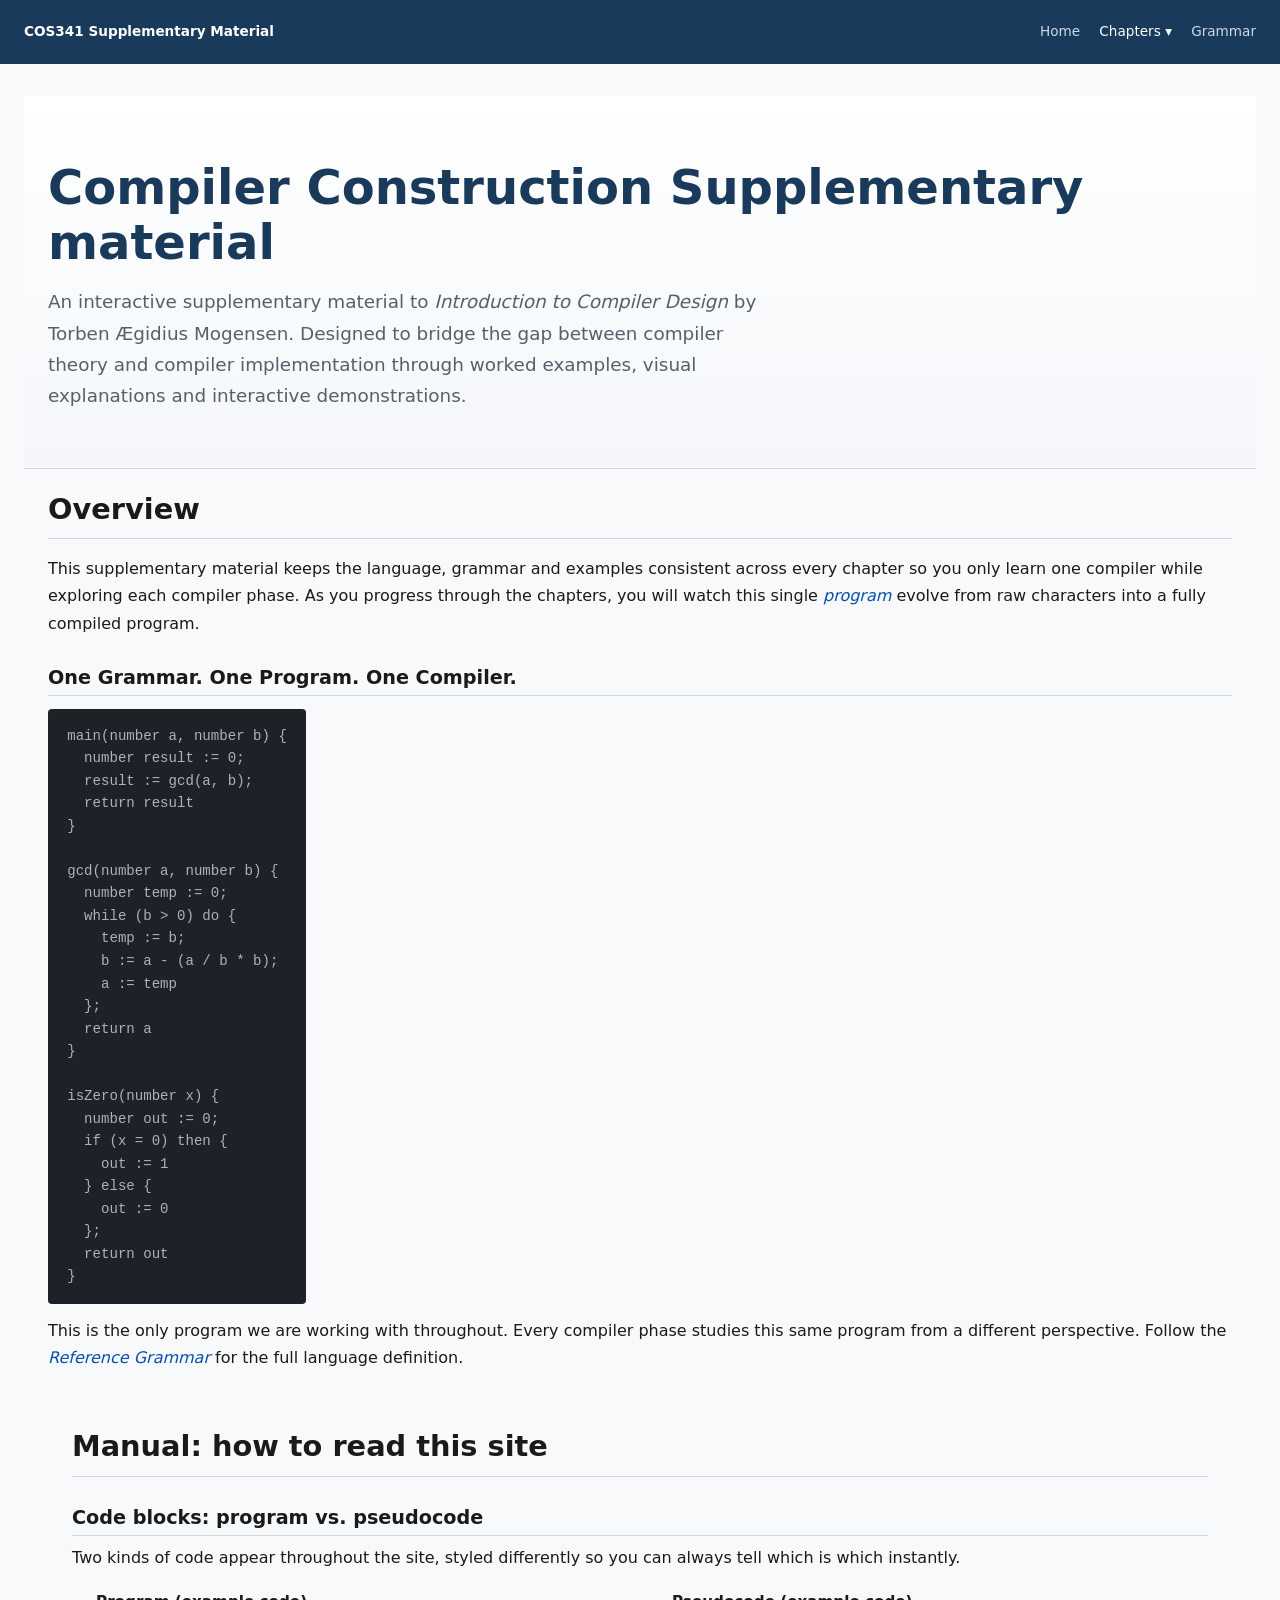
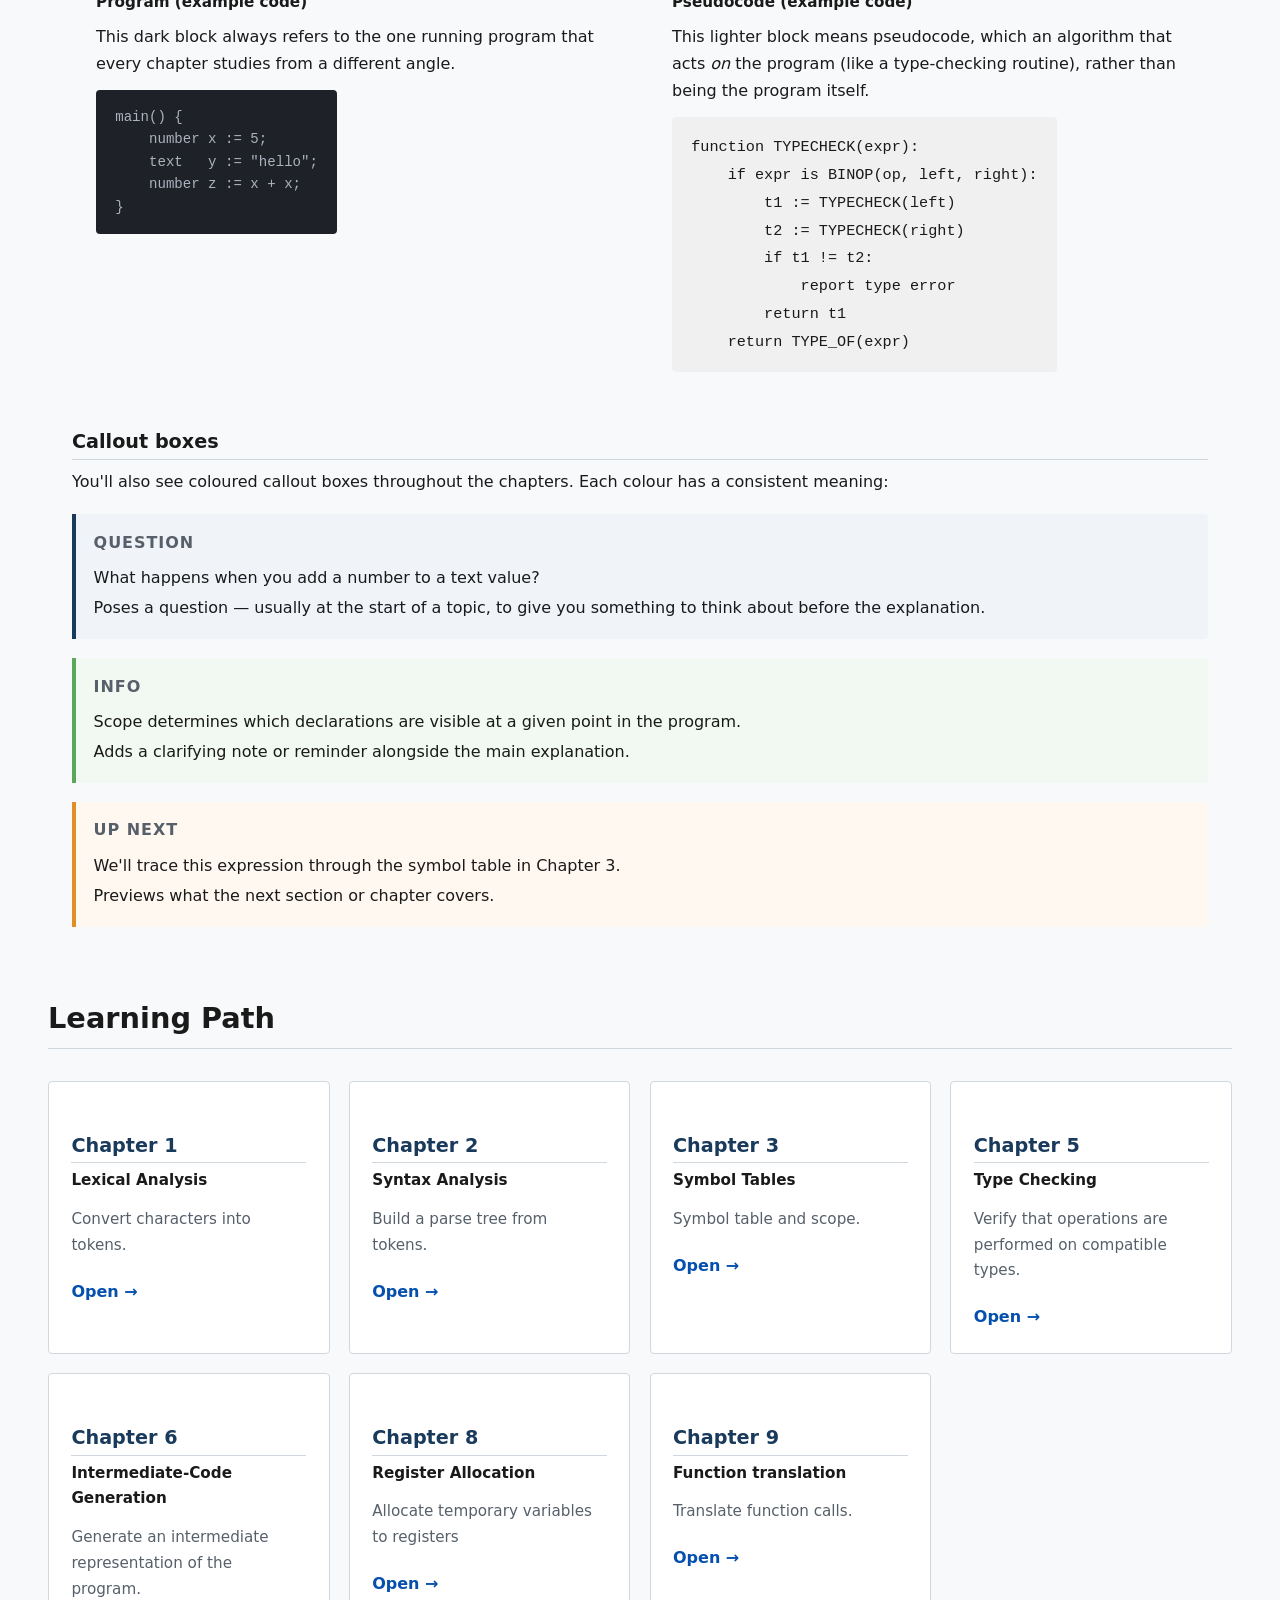
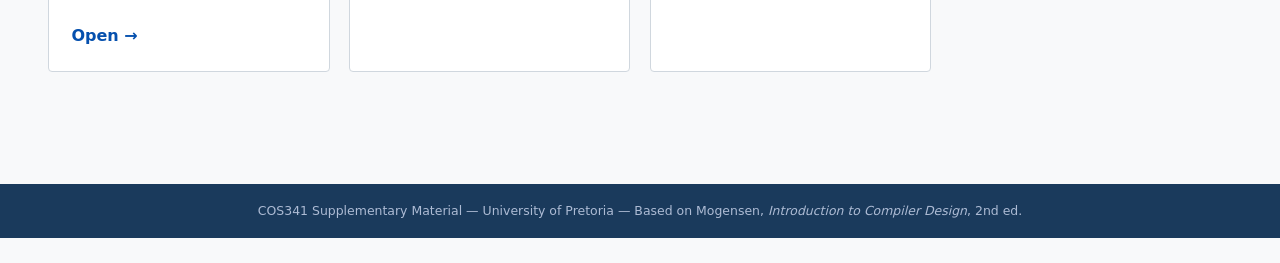
<file: index.html>
<!DOCTYPE html>
<html lang="en">
<head>
    <meta charset="UTF-8">
    <meta name="viewport" content="width=device-width, initial-scale=1.0">
    <title>COS341 | Compiler Construction</title>
    <link rel="stylesheet" href="css/style.css">
    <link rel="stylesheet" href="css/components.css">
    <link rel="stylesheet" href="css/layouts.css">
    <link rel="stylesheet" href="css/tables.css">
    <link rel="stylesheet" href="css/diagrams.css">
    <link rel="stylesheet" href="css/interactive.css">
    <link rel="stylesheet" href="css/home.css">
    <script src="js/header.js" defer></script>
</head>
<body>
    
    <site-header></site-header>

    <main class="article">
        <section class="hero">
            <div class="hero__content">
                <h1> Compiler Construction Supplementary material</h1>
                <p class="hero__subtitle">
                    An interactive supplementary material to
                    <i>Introduction to Compiler Design</i>
                    by Torben Ægidius Mogensen.

                    Designed to bridge the gap between compiler theory
                    and compiler implementation through worked examples,
                    visual explanations and interactive demonstrations.
                </p>
            </div>
        </section>

            <section class="section" id="overview">
                <h2>Overview</h2>
                <p>
                    This supplementary material keeps the language, grammar and
                    examples consistent across every chapter so you only
                    learn one compiler while exploring each compiler phase. 
                    As you progress through the chapters, you will watch this single <a class="hyperlink" href="#program">program </a>evolve from raw
                    characters into a fully compiled program.
                </p>
                <h3>
                    One Grammar.
                    One Program.
                    One Compiler.
                </h3>

                <pre class="code-block" id="program"><code>main(number a, number b) {
  number result := 0;
  result := gcd(a, b);
  return result
}

gcd(number a, number b) {
  number temp := 0;
  while (b > 0) do {
    temp := b;
    b := a - (a / b * b);
    a := temp
  };
  return a
}

isZero(number x) {
  number out := 0;
  if (x = 0) then {
    out := 1
  } else {
    out := 0
  };
  return out
}
</code></pre>
                <p>
                    This is the only program we are working with throughout.
                    Every compiler phase studies this same program from a
                    different perspective.
                    Follow the <a class="hyperlink" href="pages/grammar.html">Reference Grammar</a> for the full language definition.
                </p>
            </section>

            <section class="section" id="manual">
                <section class="section">
                    <h2>Manual: how to read this site</h2>
                    <h3>Code blocks: program vs. pseudocode</h3>
                    <p>
                        Two kinds of code appear throughout the site, styled
                        differently so you can always tell which is which instantly.
                    </p>
                    <section class="two-col" id="code-blocks">
                        <section class="section">
                            <h4 ">Program (example code)</h4>
                            <p>
                                This dark block always refers to the one running program that every
                                chapter studies from a different angle.
                            </p>
                            <pre class="code-block"><code>main() {
    number x := 5;
    text   y := "hello";
    number z := x + x;
}</code></pre>       
                    </section>
                    <section class="section">
                        <h4>Pseudocode (example code)</h4>
                         <p>
                            This lighter block means pseudocode, which an algorithm that acts <em>on</em> the program (like a
                            type-checking routine), rather than being the program itself.
                        </p>
                        <pre class="code-block code-block--pseudo"><code>function TYPECHECK(expr):
    if expr is BINOP(op, left, right):
        t1 := TYPECHECK(left)
        t2 := TYPECHECK(right)
        if t1 != t2:
            report type error
        return t1
    return TYPE_OF(expr)</code></pre>
                       
                    </div>
                    </section>    
                </section>
                    <h3>Callout boxes</h3>
                    <p>
                        You'll also see coloured callout boxes throughout the
                        chapters. Each colour has a consistent meaning:
                    </p>

                    <div class="callout callout--question">
                        <p class="callout__label">Question</p>
                        <p>What happens when you add a number to a text value?</p>
                        <p>
                            Poses a question — usually at the
                            start of a topic, to give you something to think about
                            before the explanation.
                        </p>
                    </div>
                    
                    <div class="callout callout--info">
                        <p class="callout__label">Info</p>
                        <p>Scope determines which declarations are visible at a given point in the program.</p>
                        <p>
                            Adds a clarifying note or reminder
                            alongside the main explanation.
                        </p>
                    </div>
        
                    <div class="callout callout--next">
                        <p class="callout__label">Up next</p>
                        <p>We'll trace this expression through the symbol table in Chapter 3.</p>
                        <p>
                            Previews what the next section or chapter covers.
                        </p>
                    </div>

                </section>
            </section>
            

            <section class="section" id="chapters">
                <h2>Learning Path</h2>
                <div class="chapter-grid">
                    <div class="chapter-card">
                        <h3>Chapter 1</h3>
                        <h4>Lexical Analysis</h4>
                        <p>Convert characters into tokens.</p>
                        <a href="pages/chapter1.html">Open →</a>
                    </div>

                    <div class="chapter-card">
                        <h3>Chapter 2</h3>
                        <h4>Syntax Analysis</h4>
                        <p>Build a parse tree from tokens.</p>
                        <a href="pages/chapter2.html">Open →</a>
                    </div>

                    <div class="chapter-card">
                        <h3>Chapter 3</h3>
                        <h4>Symbol Tables</h4>
                        <p>Symbol table and scope.</p>
                        <a href="pages/chapter3.html">Open →</a>
                    </div>

                    <div class="chapter-card">
                        <h3>Chapter 5</h3>
                        <h4>Type Checking</h4>
                        <p>Verify that operations are performed on compatible types.</p>
                        <a href="pages/chapter5.html">Open →</a>
                    </div>

                    <div class="chapter-card">
                        <h3>Chapter 6</h3>
                        <h4>Intermediate-Code Generation</h4>
                        <p>Generate an intermediate representation of the program.</p>
                        <a href="pages/chapter6.html">Open →</a>
                    </div>

                    <div class="chapter-card">
                        <h3>Chapter 8</h3>
                        <h4>Register Allocation</h4>
                        <p> Allocate temporary variables to registers</p>
                        <a href="pages/chapter8.html">Open →</a>
                    </div>

                    <div class="chapter-card">
                        <h3>Chapter 9</h3>
                        <h4>Function translation</h4>
                        <p>Translate function calls.</p>
                        <a href="pages/chapter9.html">Open →</a>
                    </div>

            </section>

    </main>

    <footer class="site-footer">
        <p>COS341 Supplementary Material &mdash; University of Pretoria &mdash; Based on Mogensen, <em>Introduction to Compiler Design</em>, 2nd ed.</p>
    </footer>
    
</body>
</html>
</file>
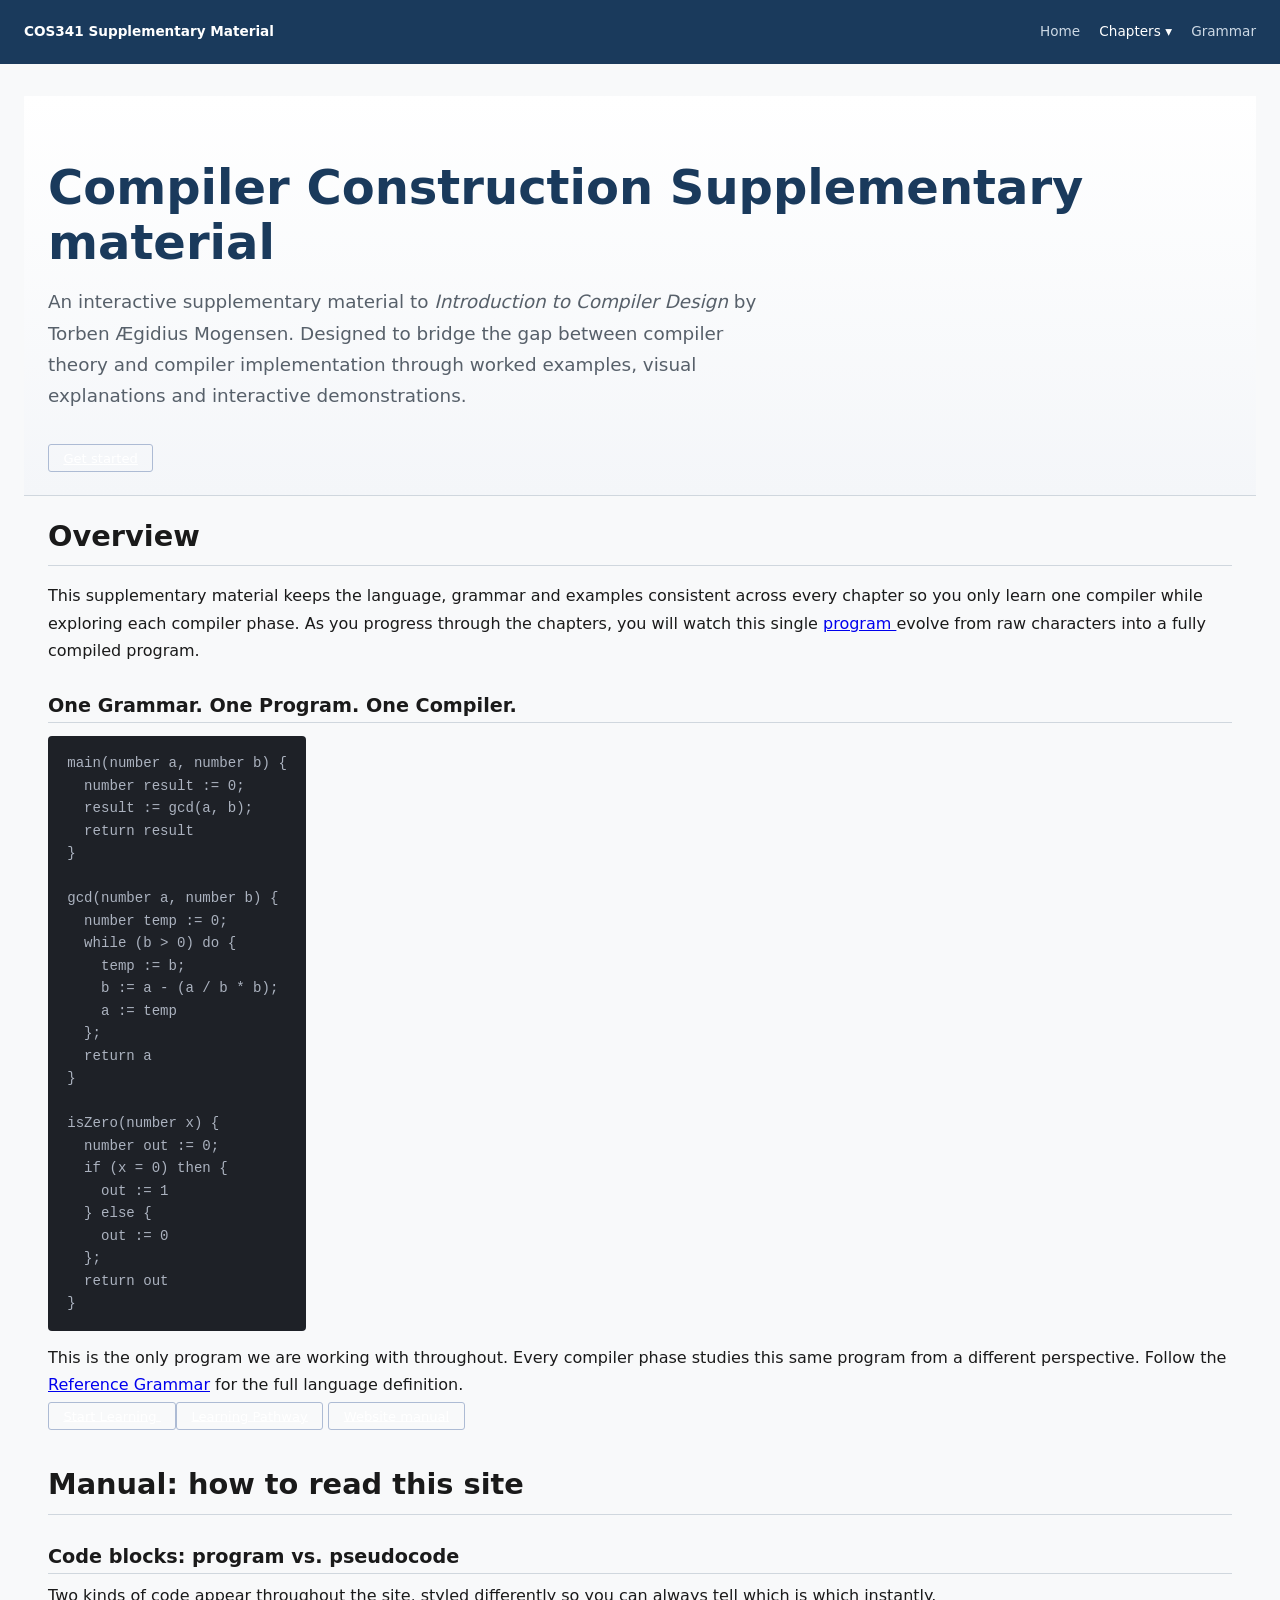
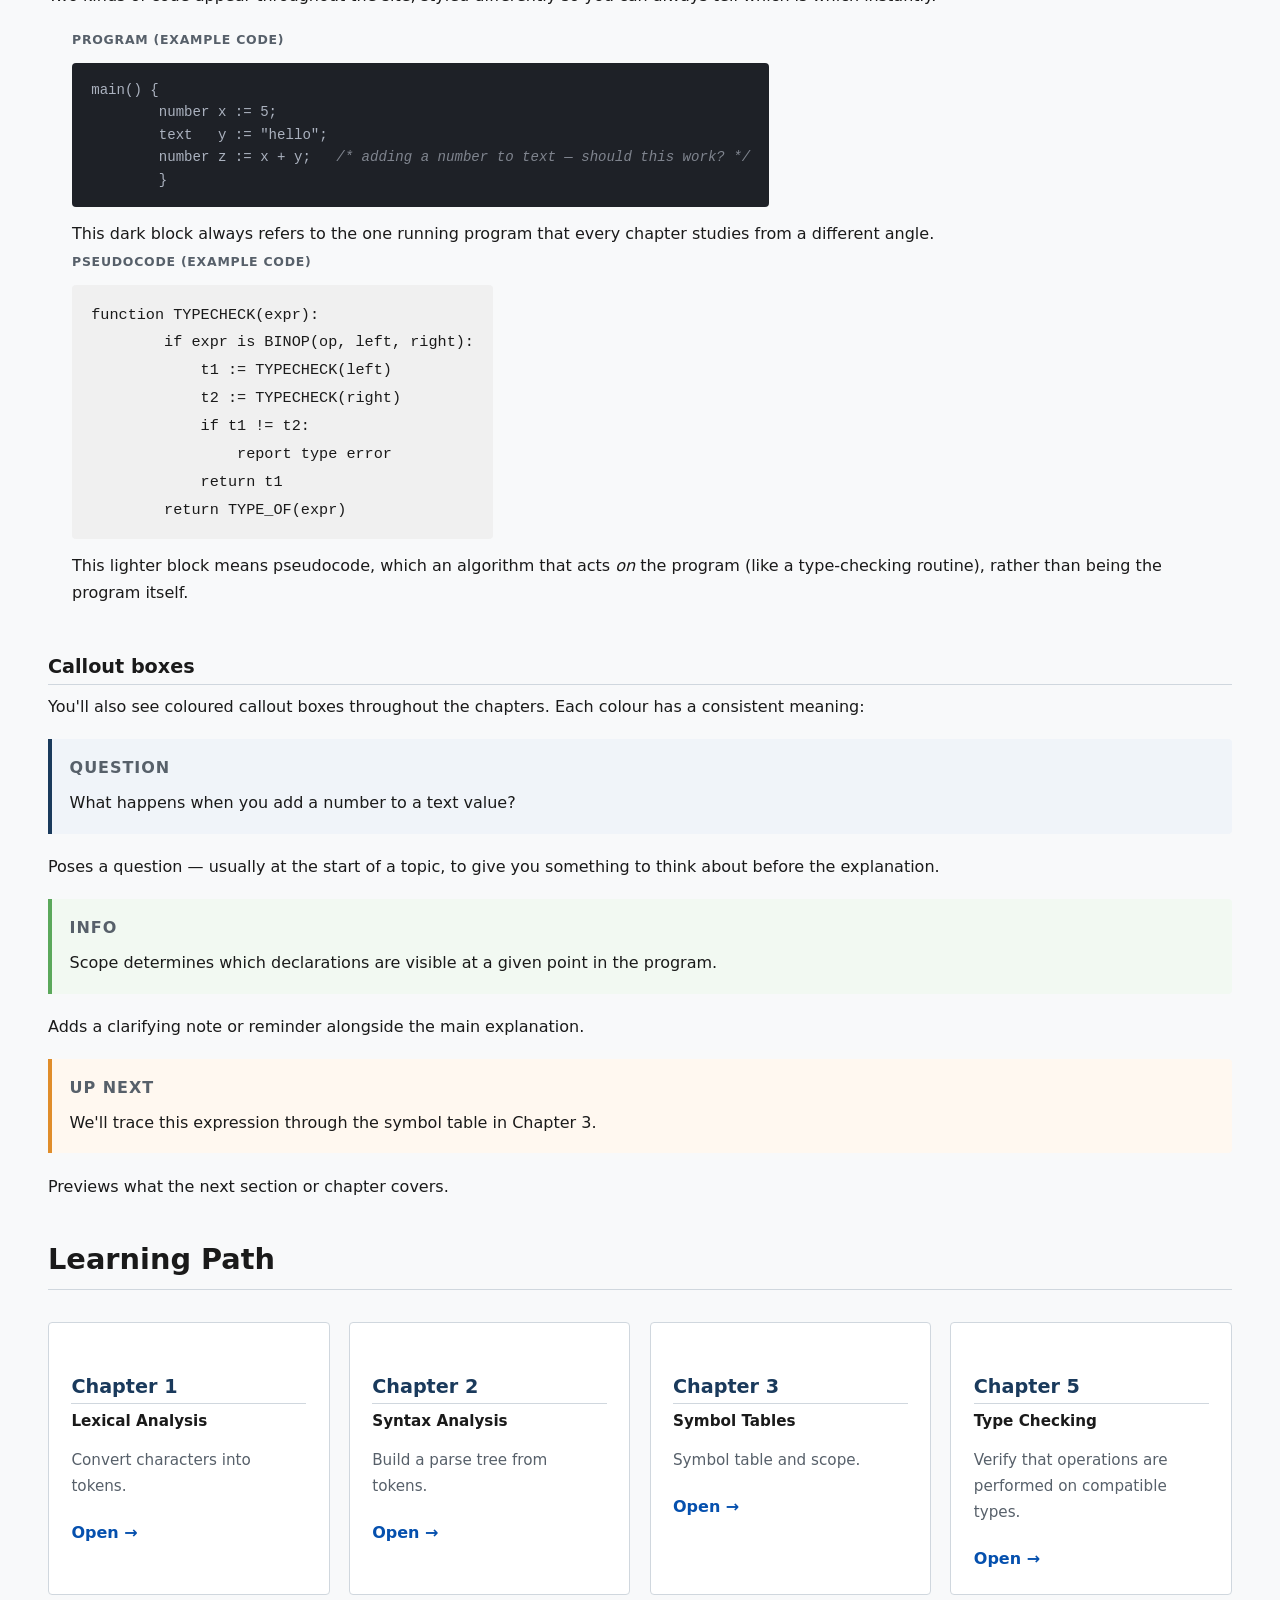
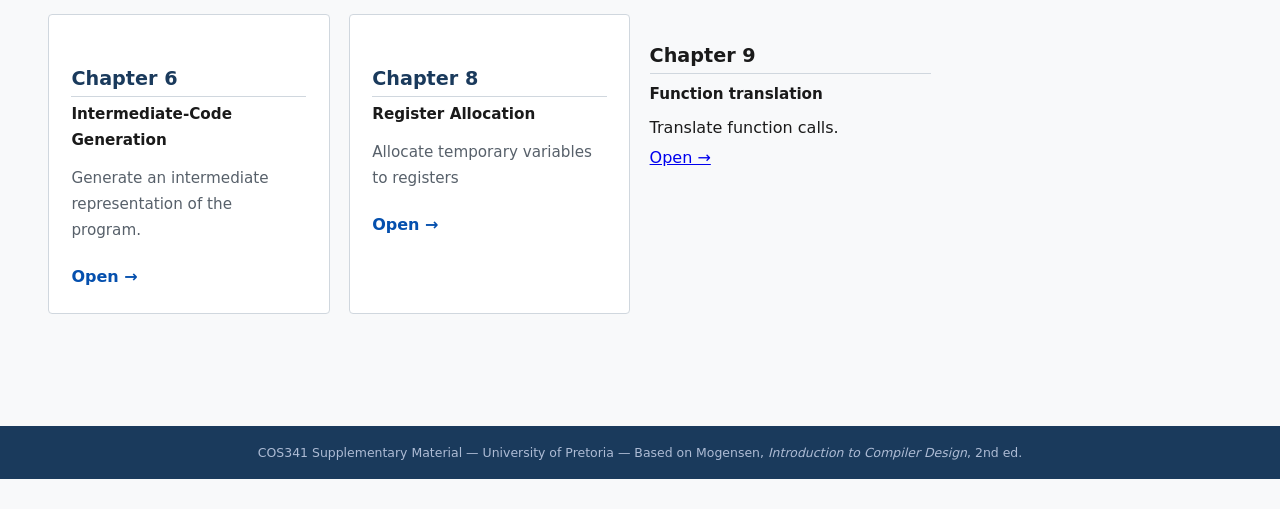
<file: pages/Index.html>
<!DOCTYPE html>
<html lang="en">
<head>
    <meta charset="UTF-8">
    <meta name="viewport" content="width=device-width, initial-scale=1.0">
    <title>COS341 | Compiler Construction</title>
    <link rel="stylesheet" href="../css/style.css">
    <link rel="stylesheet" href="../css/components.css">
    <link rel="stylesheet" href="../css/layouts.css">
    <link rel="stylesheet" href="../css/tables.css">
    <link rel="stylesheet" href="../css/diagrams.css">
    <link rel="stylesheet" href="../css/interactive.css">
    <link rel="stylesheet" href="../css/home.css">
    <script src="../js/header.js" defer></script>
</head>
<body>
    
    <site-header></site-header>

    <main class="article">
        <section class="hero">
            <div class="hero__content">
                <h1> Compiler Construction Supplementary material</h1>
                <p class="hero__subtitle">
                    An interactive supplementary material to
                    <i>Introduction to Compiler Design</i>
                    by Torben Ægidius Mogensen.

                    Designed to bridge the gap between compiler theory
                    and compiler implementation through worked examples,
                    visual explanations and interactive demonstrations.
                </p>
                <div class="hero__buttons">
                    <a class="btn btn-primary" href="#overview"> Get started </a>
                </div>
            </div>
            </section>

            <section class="section" id="overview">
                <h2>Overview</h2>
                <p>
                    This supplementary material keeps the language, grammar and
                    examples consistent across every chapter so you only
                    learn one compiler while exploring each compiler phase. 
                    As you progress through the chapters, you will watch this single <a href="#program">program </a>evolve from raw
                    characters into a fully compiled program.
                </p>
                <h3>
                    One Grammar.
                    One Program.
                    One Compiler.
                </h3>

                <pre class="code-block" id="program"><code>main(number a, number b) {
  number result := 0;
  result := gcd(a, b);
  return result
}

gcd(number a, number b) {
  number temp := 0;
  while (b > 0) do {
    temp := b;
    b := a - (a / b * b);
    a := temp
  };
  return a
}

isZero(number x) {
  number out := 0;
  if (x = 0) then {
    out := 1
  } else {
    out := 0
  };
  return out
}
</code></pre>
                <p>
                    This is the only program we are working with throughout.
                    Every compiler phase studies this same program from a
                    different perspective.
                    Follow the <a href="grammar.html">Reference Grammar</a> for the full language definition.
                </p>
                <div class="hero__buttons">
                    <a class="btn btn-primary" href="chapter1.html"> Start Learning </a>
                    <a class="btn btn-primary" href="#chapters"> Learning Pathway</a>
                    <a class="btn btn-secondary" href="#manual"> Website manual</a>
                </div>
            </section>

            <section class="section" id="manual">
                <section id="code-blocks">
                    <h2>Manual: how to read this site</h2>
                    <h3>Code blocks: program vs. pseudocode</h3>
                    <p>
                        Two kinds of code appear throughout the site, styled
                        differently so you can always tell which is which instantly.
                    </p>
                    <div class="section">
                        <p class="demo-label">Program (example code)</p>
                        
                        <pre class="code-block"><code>main() {
        number x := 5;
        text   y := "hello";
        number z := x + y;   <span class="code-comment">/* adding a number to text — should this work? */</span>
        }</code></pre>
                        <p>
                            This dark block always refers to the one running program that every
                            chapter studies from a different angle.
                        </p>

        
                        <p class="demo-label">Pseudocode (example code)</p>
                        
                        <pre class="code-block code-block--pseudo"><code>function TYPECHECK(expr):
        if expr is BINOP(op, left, right):
            t1 := TYPECHECK(left)
            t2 := TYPECHECK(right)
            if t1 != t2:
                report type error
            return t1
        return TYPE_OF(expr)</code></pre>
                        <p>
                            This lighter block means pseudocode, which an algorithm that acts <em>on</em> the program (like a
                            type-checking routine), rather than being the program itself.
                        </p>
                    </div>
                </section>

                <section>
                    <h3>Callout boxes</h3>
                    <p>
                        You'll also see coloured callout boxes throughout the
                        chapters. Each colour has a consistent meaning:
                    </p>

                    <div class="callout callout--question">
                        <p class="callout__label">Question</p>
                        <p>What happens when you add a number to a text value?</p>
                    </div>
                    <p>
                        Poses a question — usually at the
                        start of a topic, to give you something to think about
                        before the explanation.
                    </p>
        
                    <div class="callout callout--info">
                        <p class="callout__label">Info</p>
                        <p>Scope determines which declarations are visible at a given point in the program.</p>
                    </div>
                    <p>
                        Adds a clarifying note or reminder
                        alongside the main explanation.
                    </p>
        
                    <div class="callout callout--next">
                        <p class="callout__label">Up next</p>
                        <p>We'll trace this expression through the symbol table in Chapter 3.</p>
                    </div>
                    <p>
                        Previews what the next section or chapter covers.
                    </p>
                </section>
            </section>
            

            <section class="section" id="chapters">
                <h2>Learning Path</h2>
                <div class="chapter-grid">
                    <div class="chapter-card">
                        <h3>Chapter 1</h3>
                        <h4>Lexical Analysis</h4>
                        <p>Convert characters into tokens.</p>
                        <a href="chapter1.html">Open →</a>
                    </div>

                    <div class="chapter-card">
                        <h3>Chapter 2</h3>
                        <h4>Syntax Analysis</h4>
                        <p>Build a parse tree from tokens.</p>
                        <a href="chapter2.html">Open →</a>
                    </div>

                    <div class="chapter-card">
                        <h3>Chapter 3</h3>
                        <h4>Symbol Tables</h4>
                        <p>Symbol table and scope.</p>
                        <a href="chapter3.html">Open →</a>
                    </div>

                    <div class="chapter-card">
                        <h3>Chapter 5</h3>
                        <h4>Type Checking</h4>
                        <p>Verify that operations are performed on compatible types.</p>
                        <a href="chapter5.html">Open →</a>
                    </div>

                    <div class="chapter-card">
                        <h3>Chapter 6</h3>
                        <h4>Intermediate-Code Generation</h4>
                        <p>Generate an intermediate representation of the program.</p>
                        <a href="chapter6.html">Open →</a>
                    </div>

                    <div class="chapter-card">
                        <h3>Chapter 8</h3>
                        <h4>Register Allocation</h4>
                        <p> Allocate temporary variables to registers</p>
                        <a href="chapter8.html">Open →</a>
                    </div>

                    <div>
                        <h3>Chapter 9</h3>
                        <h4>Function translation</h4>
                        <p>Translate function calls.</p>
                        <a href="chapter9.html">Open →</a>
                    </div>

            </section>

    </main>

    <footer class="site-footer">
        <p>COS341 Supplementary Material &mdash; University of Pretoria &mdash; Based on Mogensen, <em>Introduction to Compiler Design</em>, 2nd ed.</p>
    </footer>

    <script src=""></script>
    
</body>
</html>
</file>
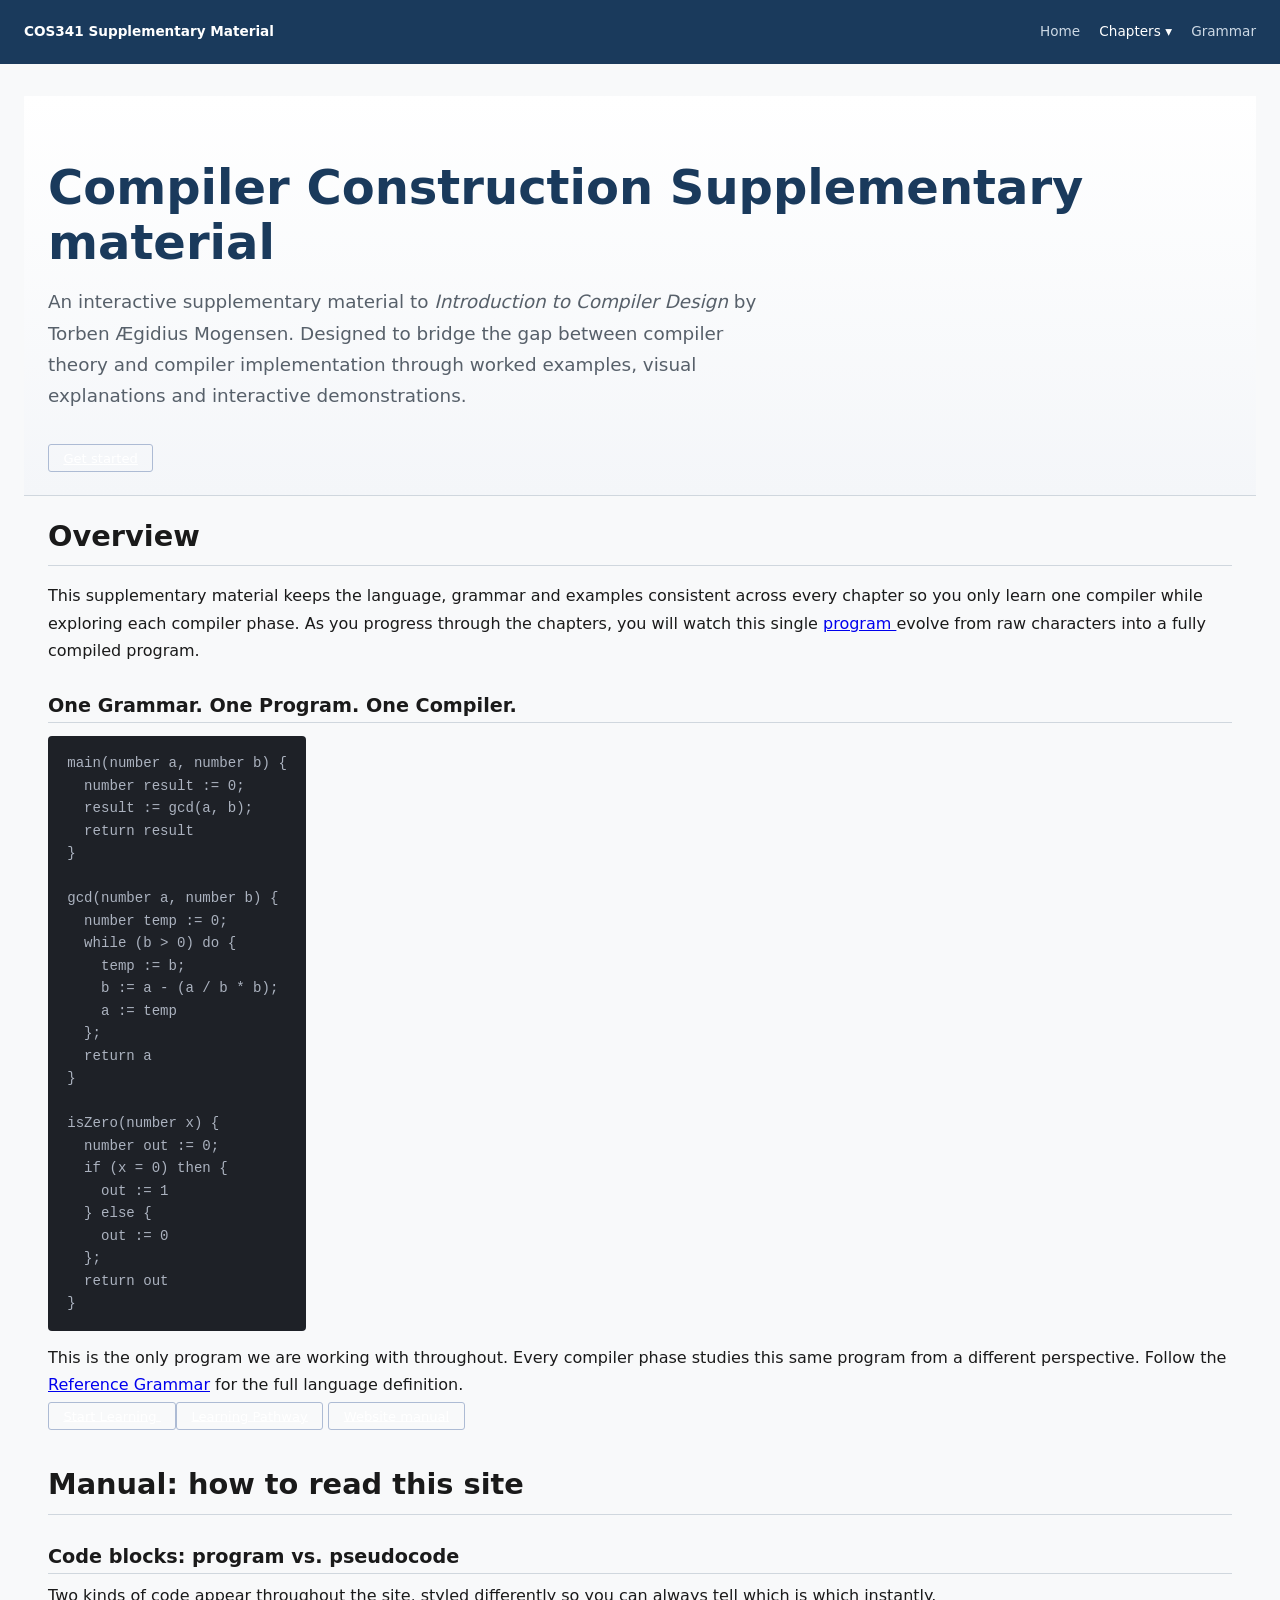
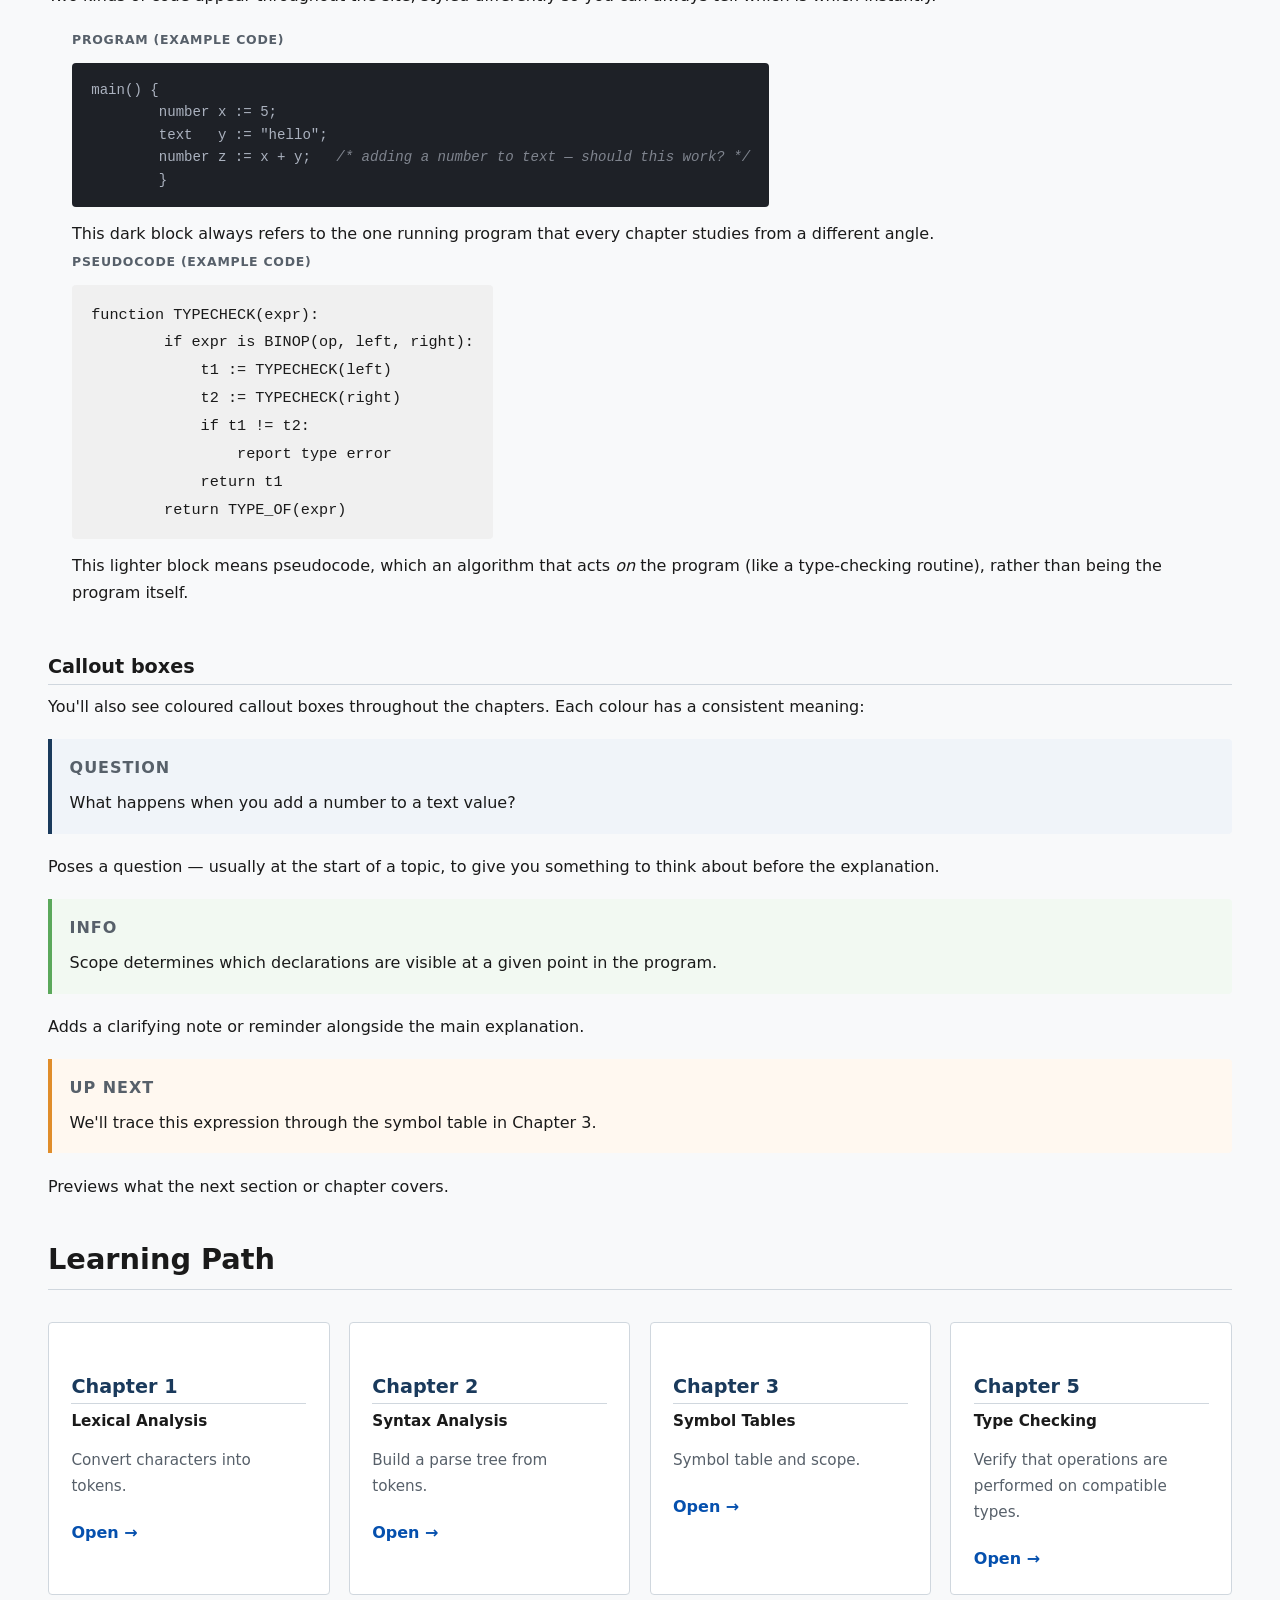
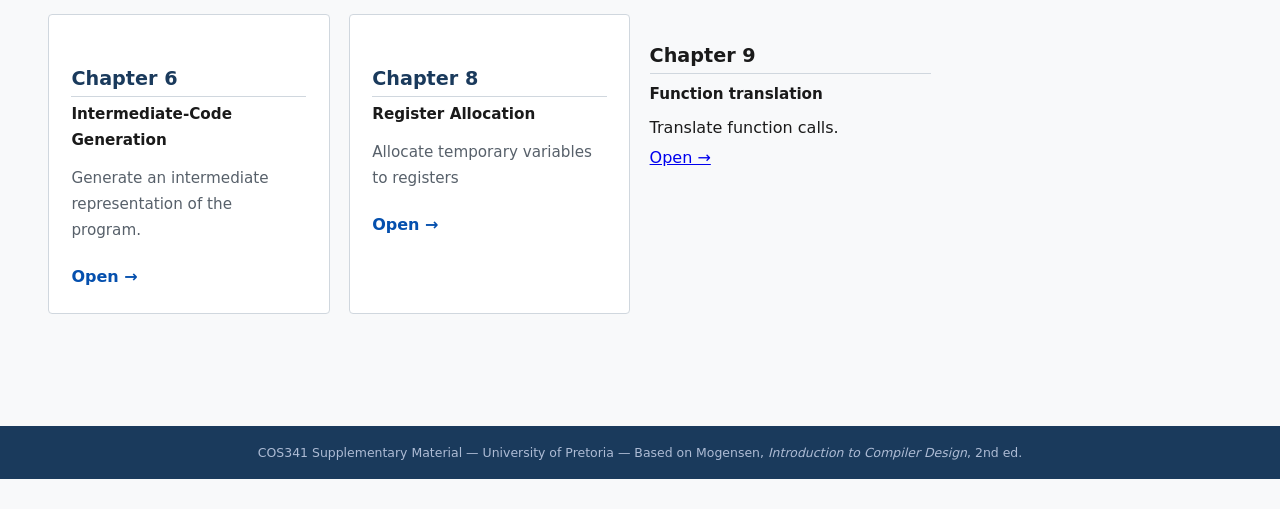
<file: pages/index.html>
<!DOCTYPE html>
<html lang="en">
<head>
    <meta charset="UTF-8">
    <meta name="viewport" content="width=device-width, initial-scale=1.0">
    <title>COS341 | Compiler Construction</title>
    <link rel="stylesheet" href="../css/style.css">
    <link rel="stylesheet" href="../css/components.css">
    <link rel="stylesheet" href="../css/layouts.css">
    <link rel="stylesheet" href="../css/tables.css">
    <link rel="stylesheet" href="../css/diagrams.css">
    <link rel="stylesheet" href="../css/interactive.css">
    <link rel="stylesheet" href="../css/home.css">
    <script src="../js/header.js" defer></script>
</head>
<body>
    
    <site-header></site-header>

    <main class="article">
        <section class="hero">
            <div class="hero__content">
                <h1> Compiler Construction Supplementary material</h1>
                <p class="hero__subtitle">
                    An interactive supplementary material to
                    <i>Introduction to Compiler Design</i>
                    by Torben Ægidius Mogensen.

                    Designed to bridge the gap between compiler theory
                    and compiler implementation through worked examples,
                    visual explanations and interactive demonstrations.
                </p>
                <div class="hero__buttons">
                    <a class="btn btn-primary" href="#overview"> Get started </a>
                </div>
            </div>
            </section>

            <section class="section" id="overview">
                <h2>Overview</h2>
                <p>
                    This supplementary material keeps the language, grammar and
                    examples consistent across every chapter so you only
                    learn one compiler while exploring each compiler phase. 
                    As you progress through the chapters, you will watch this single <a href="#program">program </a>evolve from raw
                    characters into a fully compiled program.
                </p>
                <h3>
                    One Grammar.
                    One Program.
                    One Compiler.
                </h3>

                <pre class="code-block" id="program"><code>main(number a, number b) {
  number result := 0;
  result := gcd(a, b);
  return result
}

gcd(number a, number b) {
  number temp := 0;
  while (b > 0) do {
    temp := b;
    b := a - (a / b * b);
    a := temp
  };
  return a
}

isZero(number x) {
  number out := 0;
  if (x = 0) then {
    out := 1
  } else {
    out := 0
  };
  return out
}
</code></pre>
                <p>
                    This is the only program we are working with throughout.
                    Every compiler phase studies this same program from a
                    different perspective.
                    Follow the <a href="grammar.html">Reference Grammar</a> for the full language definition.
                </p>
                <div class="hero__buttons">
                    <a class="btn btn-primary" href="chapter1.html"> Start Learning </a>
                    <a class="btn btn-primary" href="#chapters"> Learning Pathway</a>
                    <a class="btn btn-secondary" href="#manual"> Website manual</a>
                </div>
            </section>

            <section class="section" id="manual">
                <section id="code-blocks">
                    <h2>Manual: how to read this site</h2>
                    <h3>Code blocks: program vs. pseudocode</h3>
                    <p>
                        Two kinds of code appear throughout the site, styled
                        differently so you can always tell which is which instantly.
                    </p>
                    <div class="section">
                        <p class="demo-label">Program (example code)</p>
                        
                        <pre class="code-block"><code>main() {
        number x := 5;
        text   y := "hello";
        number z := x + y;   <span class="code-comment">/* adding a number to text — should this work? */</span>
        }</code></pre>
                        <p>
                            This dark block always refers to the one running program that every
                            chapter studies from a different angle.
                        </p>

        
                        <p class="demo-label">Pseudocode (example code)</p>
                        
                        <pre class="code-block code-block--pseudo"><code>function TYPECHECK(expr):
        if expr is BINOP(op, left, right):
            t1 := TYPECHECK(left)
            t2 := TYPECHECK(right)
            if t1 != t2:
                report type error
            return t1
        return TYPE_OF(expr)</code></pre>
                        <p>
                            This lighter block means pseudocode, which an algorithm that acts <em>on</em> the program (like a
                            type-checking routine), rather than being the program itself.
                        </p>
                    </div>
                </section>

                <section>
                    <h3>Callout boxes</h3>
                    <p>
                        You'll also see coloured callout boxes throughout the
                        chapters. Each colour has a consistent meaning:
                    </p>

                    <div class="callout callout--question">
                        <p class="callout__label">Question</p>
                        <p>What happens when you add a number to a text value?</p>
                    </div>
                    <p>
                        Poses a question — usually at the
                        start of a topic, to give you something to think about
                        before the explanation.
                    </p>
        
                    <div class="callout callout--info">
                        <p class="callout__label">Info</p>
                        <p>Scope determines which declarations are visible at a given point in the program.</p>
                    </div>
                    <p>
                        Adds a clarifying note or reminder
                        alongside the main explanation.
                    </p>
        
                    <div class="callout callout--next">
                        <p class="callout__label">Up next</p>
                        <p>We'll trace this expression through the symbol table in Chapter 3.</p>
                    </div>
                    <p>
                        Previews what the next section or chapter covers.
                    </p>
                </section>
            </section>
            

            <section class="section" id="chapters">
                <h2>Learning Path</h2>
                <div class="chapter-grid">
                    <div class="chapter-card">
                        <h3>Chapter 1</h3>
                        <h4>Lexical Analysis</h4>
                        <p>Convert characters into tokens.</p>
                        <a href="chapter1.html">Open →</a>
                    </div>

                    <div class="chapter-card">
                        <h3>Chapter 2</h3>
                        <h4>Syntax Analysis</h4>
                        <p>Build a parse tree from tokens.</p>
                        <a href="chapter2.html">Open →</a>
                    </div>

                    <div class="chapter-card">
                        <h3>Chapter 3</h3>
                        <h4>Symbol Tables</h4>
                        <p>Symbol table and scope.</p>
                        <a href="chapter3.html">Open →</a>
                    </div>

                    <div class="chapter-card">
                        <h3>Chapter 5</h3>
                        <h4>Type Checking</h4>
                        <p>Verify that operations are performed on compatible types.</p>
                        <a href="chapter5.html">Open →</a>
                    </div>

                    <div class="chapter-card">
                        <h3>Chapter 6</h3>
                        <h4>Intermediate-Code Generation</h4>
                        <p>Generate an intermediate representation of the program.</p>
                        <a href="chapter6.html">Open →</a>
                    </div>

                    <div class="chapter-card">
                        <h3>Chapter 8</h3>
                        <h4>Register Allocation</h4>
                        <p> Allocate temporary variables to registers</p>
                        <a href="chapter8.html">Open →</a>
                    </div>

                    <div>
                        <h3>Chapter 9</h3>
                        <h4>Function translation</h4>
                        <p>Translate function calls.</p>
                        <a href="chapter9.html">Open →</a>
                    </div>

            </section>

    </main>

    <footer class="site-footer">
        <p>COS341 Supplementary Material &mdash; University of Pretoria &mdash; Based on Mogensen, <em>Introduction to Compiler Design</em>, 2nd ed.</p>
    </footer>

    <script src=""></script>
    
</body>
</html>
</file>
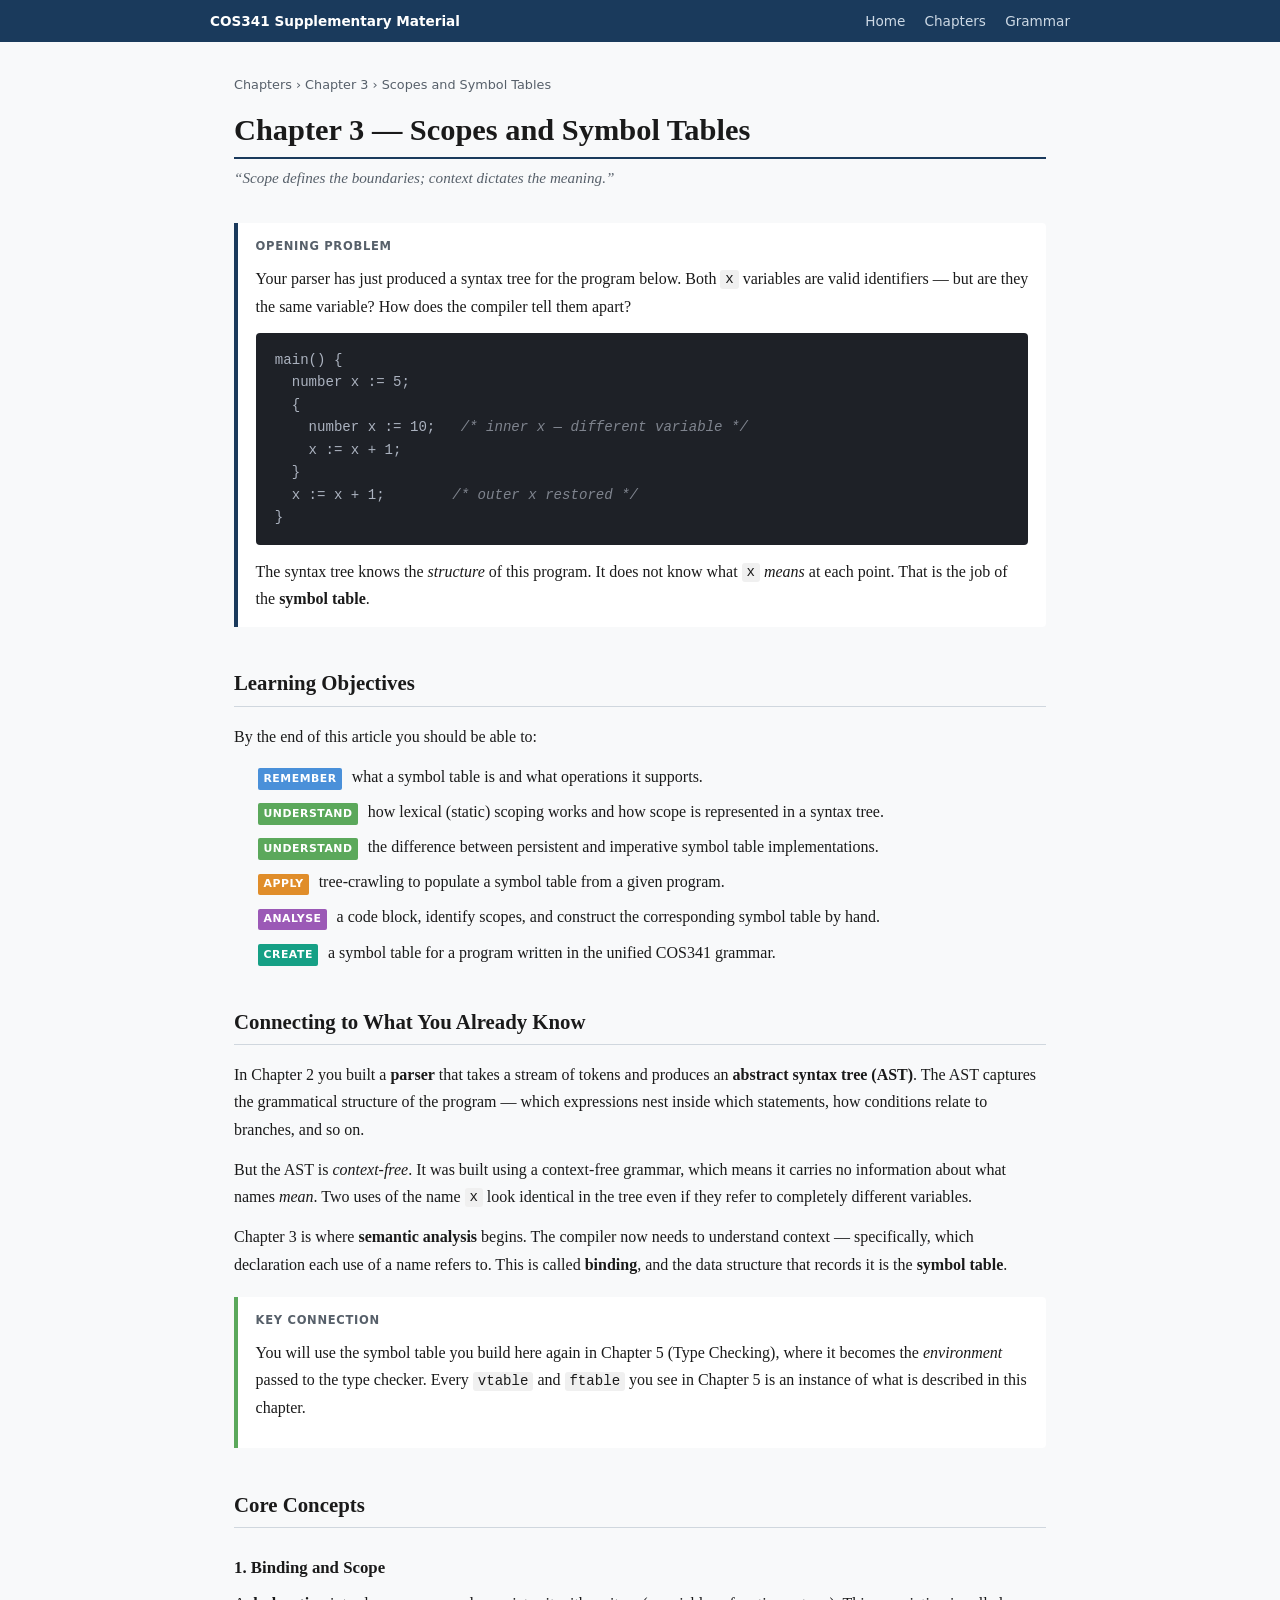
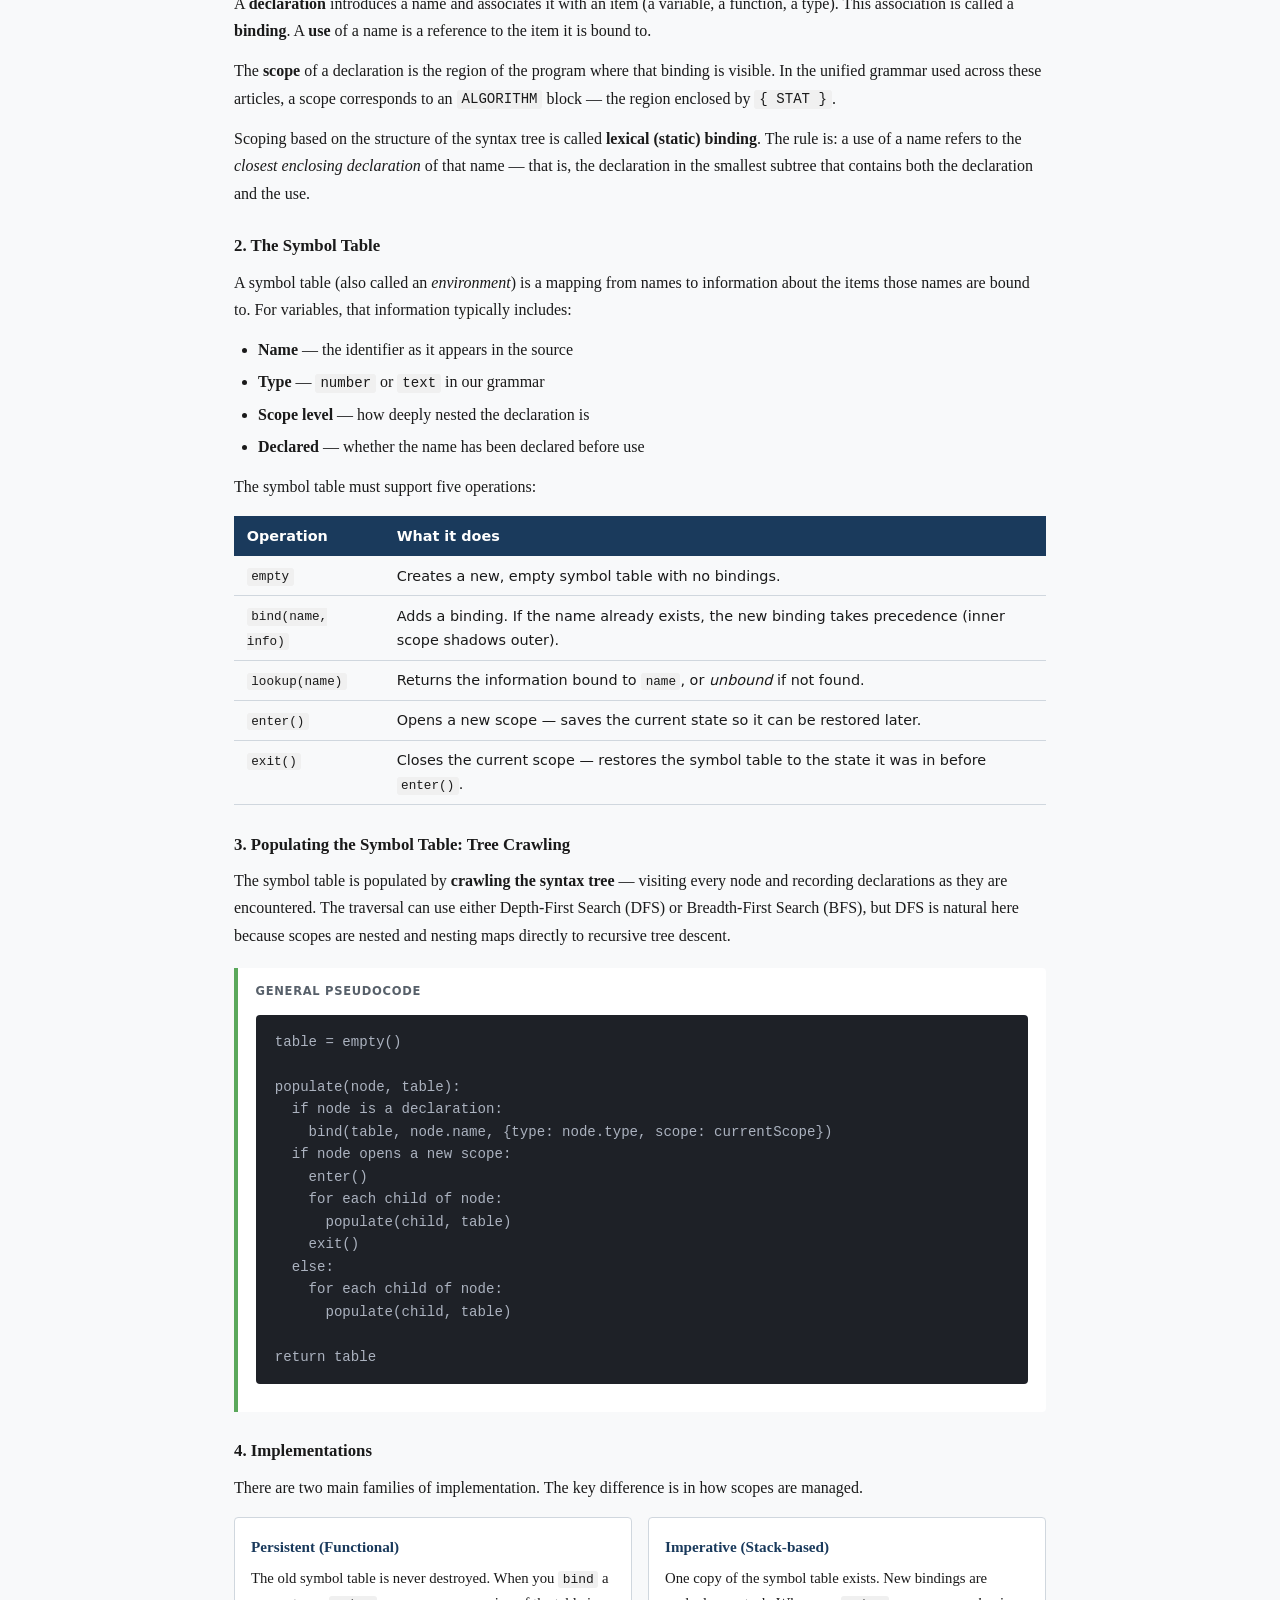
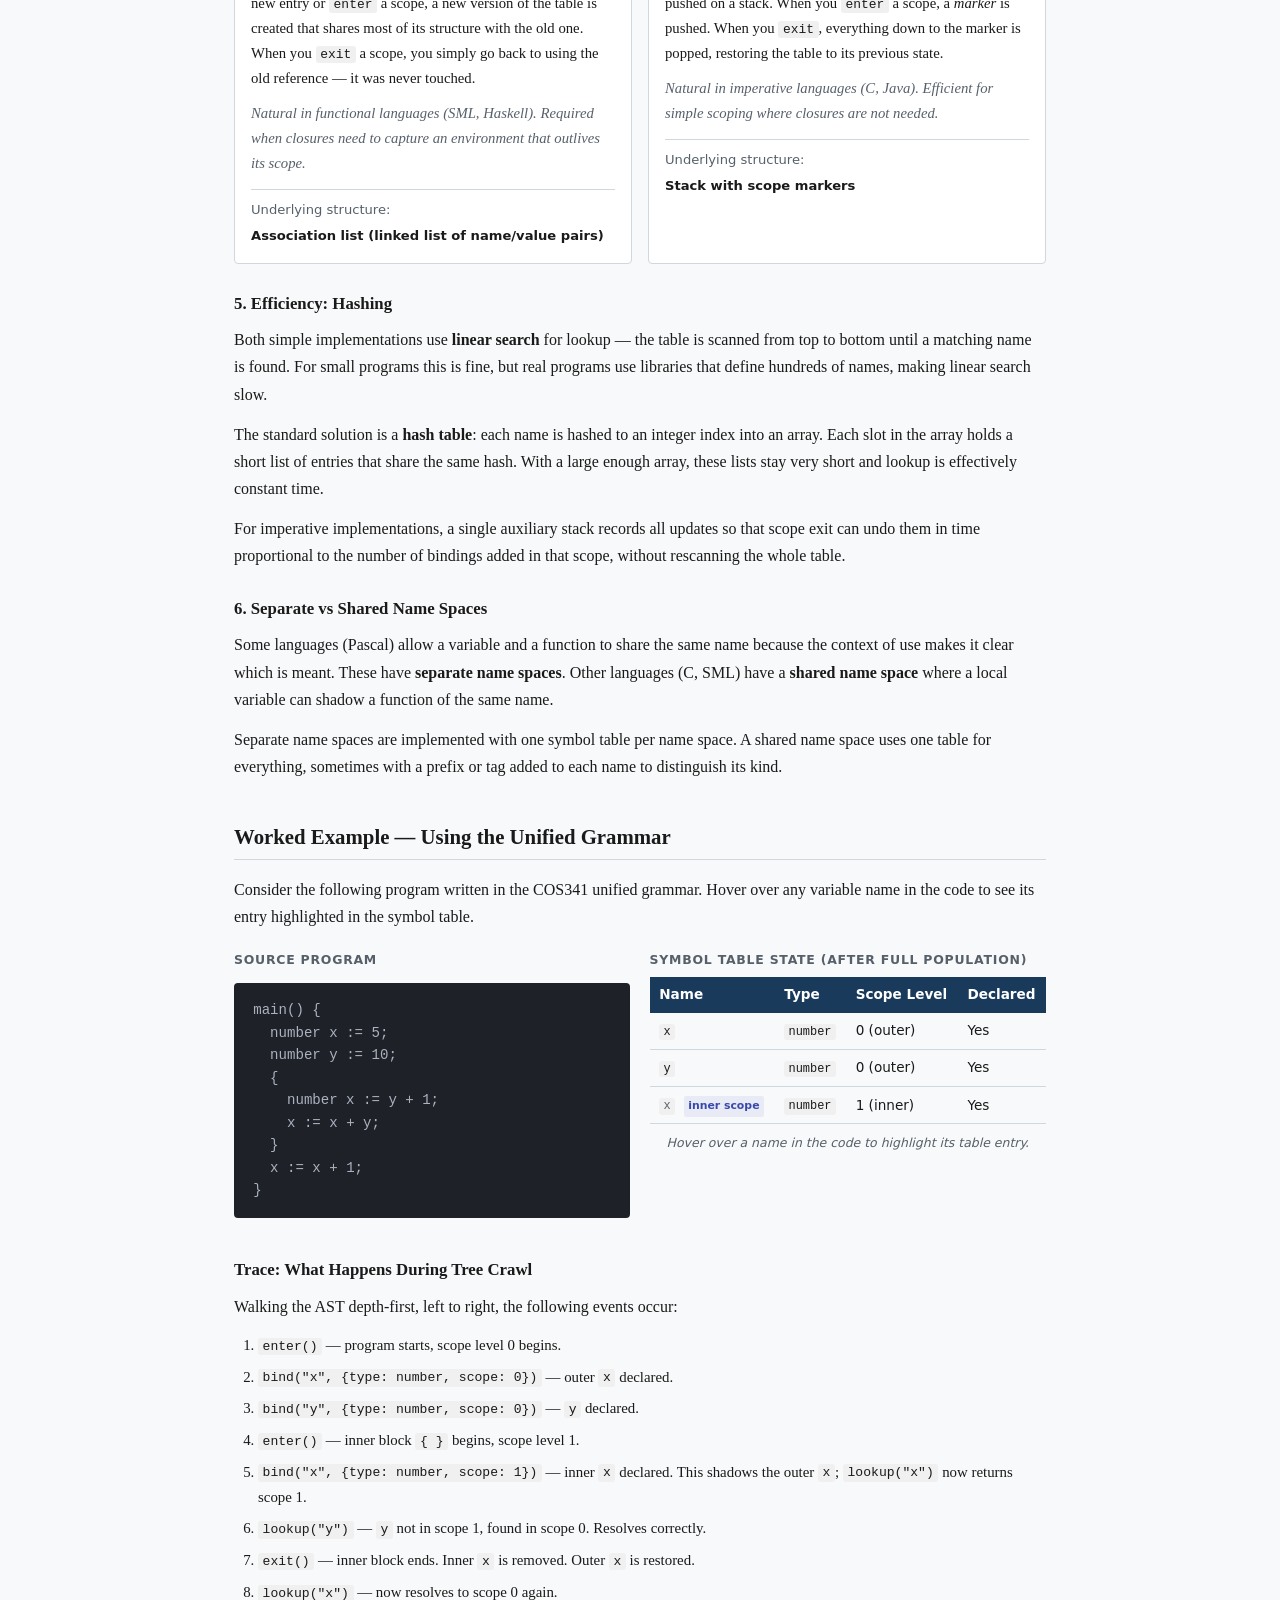
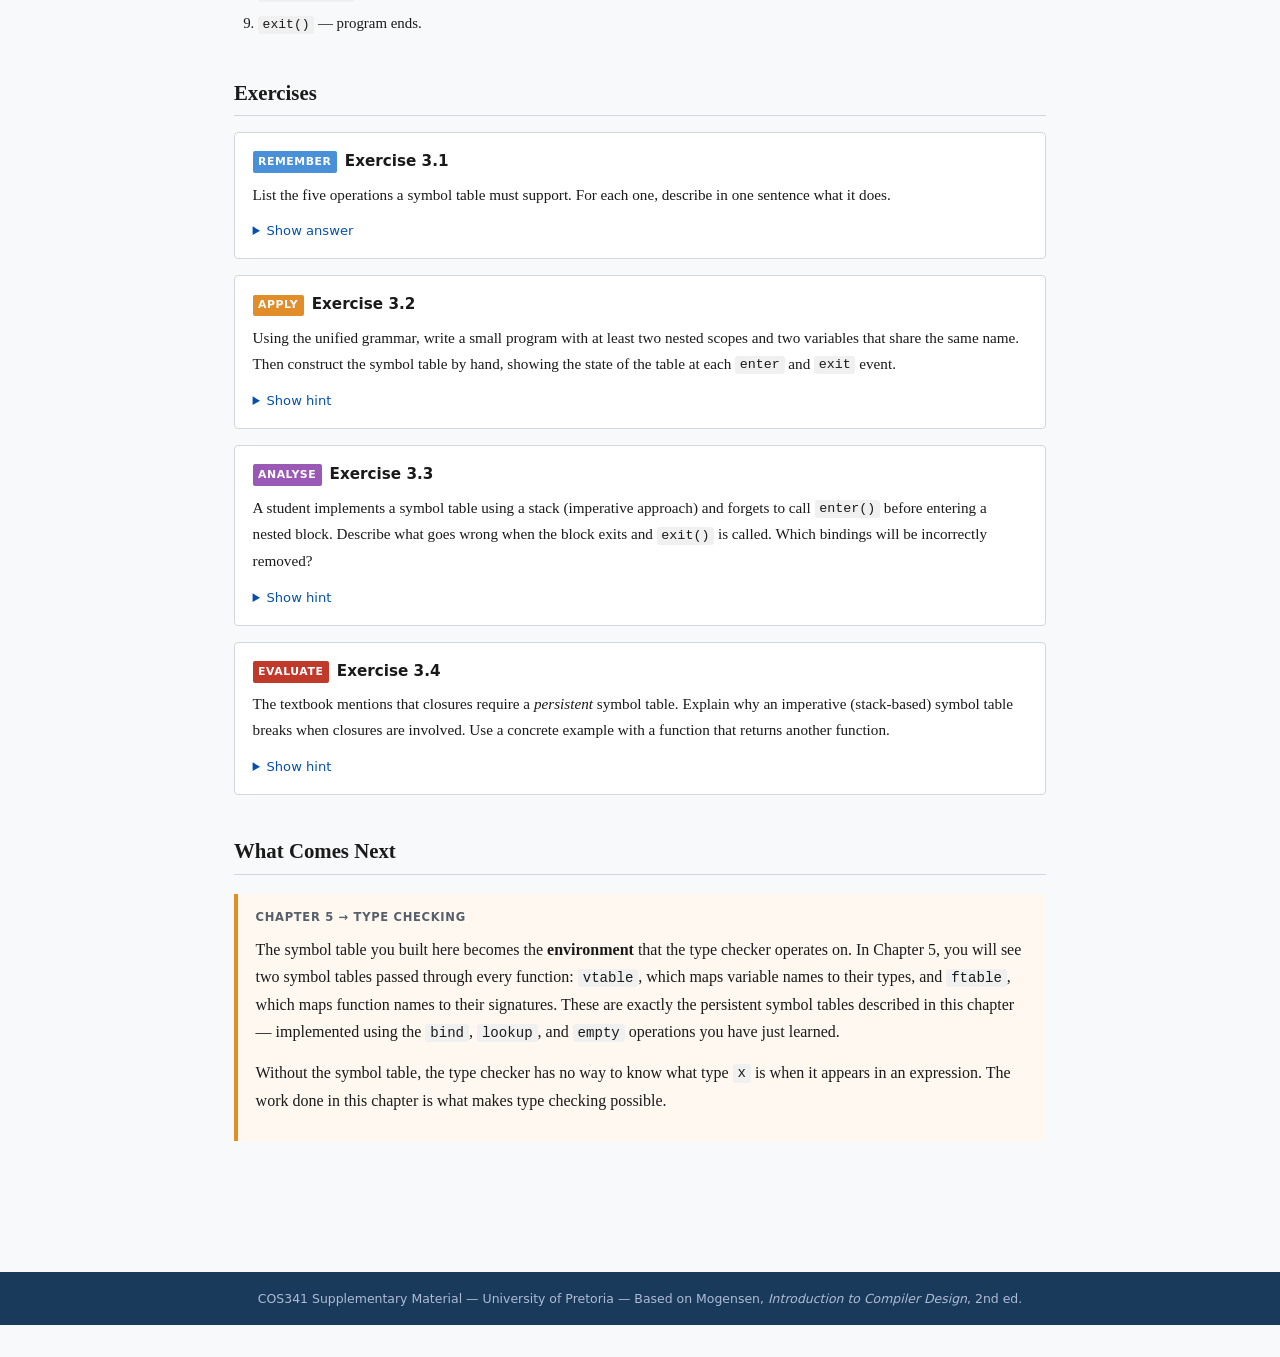
<file: chapter3.html>
<!DOCTYPE html>
<html lang="en">
<head>
  <meta charset="UTF-8" />
  <meta name="viewport" content="width=device-width, initial-scale=1.0" />
  <title>Chapter 3 — Scopes and Symbol Tables | COS341 Supplement</title>
  <link rel="stylesheet" href="style.css" />
</head>
<body>

  <!-- ── SITE HEADER ─────────────────────────────────────────────── -->
  <header class="site-header">
    <div class="site-header__inner">
      <span class="site-header__course">COS341 Supplementary Material</span>
      <nav class="site-header__nav">
        <a href="#">Home</a>
        <a href="#">Chapters</a>
        <a href="grammar.html">Grammar</a>
      </nav>
    </div>
  </header>

  <!-- ── ARTICLE ──────────────────────────────────────────────────── -->
  <main class="article">

    <!-- breadcrumb -->
    <p class="breadcrumb">Chapters &rsaquo; Chapter 3 &rsaquo; Scopes and Symbol Tables</p>

    <h1 class="article__title">Chapter 3 &mdash; Scopes and Symbol Tables</h1>
    <p class="article__subtitle">&ldquo;Scope defines the boundaries; context dictates the meaning.&rdquo;</p>

    <!-- ── EVENT 1: GAIN ATTENTION ──────────────────────────────── -->
    <div class="callout callout--question">
      <p class="callout__label">Opening Problem</p>
      <p>Your parser has just produced a syntax tree for the program below.
         Both <code>x</code> variables are valid identifiers — but are they the same variable?
         How does the compiler tell them apart?</p>
      <pre class="code-block"><code>main() {
  number x := 5;
  {
    number x := 10;   <span class="code-comment">/* inner x — different variable */</span>
    x := x + 1;
  }
  x := x + 1;        <span class="code-comment">/* outer x restored */</span>
}</code></pre>
      <p>The syntax tree knows the <em>structure</em> of this program. It does not know what <code>x</code> <em>means</em> at each point. That is the job of the <strong>symbol table</strong>.</p>
    </div>

    <!-- ── EVENT 2: LEARNING OBJECTIVES ─────────────────────────── -->
    <section class="section" id="objectives">
      <h2>Learning Objectives</h2>
      <p>By the end of this article you should be able to:</p>
      <ul class="objectives-list">
        <li><span class="bloom bloom--remember">Remember</span> what a symbol table is and what operations it supports.</li>
        <li><span class="bloom bloom--understand">Understand</span> how lexical (static) scoping works and how scope is represented in a syntax tree.</li>
        <li><span class="bloom bloom--understand">Understand</span> the difference between persistent and imperative symbol table implementations.</li>
        <li><span class="bloom bloom--apply">Apply</span> tree-crawling to populate a symbol table from a given program.</li>
        <li><span class="bloom bloom--analyse">Analyse</span> a code block, identify scopes, and construct the corresponding symbol table by hand.</li>
        <li><span class="bloom bloom--create">Create</span> a symbol table for a program written in the unified COS341 grammar.</li>
      </ul>
    </section>

    <!-- ── EVENT 3: RECALL ───────────────────────────────────────── -->
    <section class="section" id="recall">
      <h2>Connecting to What You Already Know</h2>
      <p>In Chapter 2 you built a <strong>parser</strong> that takes a stream of tokens and produces an <strong>abstract syntax tree (AST)</strong>. The AST captures the grammatical structure of the program — which expressions nest inside which statements, how conditions relate to branches, and so on.</p>
      <p>But the AST is <em>context-free</em>. It was built using a context-free grammar, which means it carries no information about what names <em>mean</em>. Two uses of the name <code>x</code> look identical in the tree even if they refer to completely different variables.</p>
      <p>Chapter 3 is where <strong>semantic analysis</strong> begins. The compiler now needs to understand context &mdash; specifically, which declaration each use of a name refers to. This is called <strong>binding</strong>, and the data structure that records it is the <strong>symbol table</strong>.</p>
      <div class="callout callout--info">
        <p class="callout__label">Key Connection</p>
        <p>You will use the symbol table you build here again in Chapter 5 (Type Checking), where it becomes the <em>environment</em> passed to the type checker. Every <code>vtable</code> and <code>ftable</code> you see in Chapter 5 is an instance of what is described in this chapter.</p>
      </div>
    </section>

    <!-- ── EVENT 4: CONTENT ──────────────────────────────────────── -->
    <section class="section" id="content">
      <h2>Core Concepts</h2>

      <h3>1. Binding and Scope</h3>
      <p>A <strong>declaration</strong> introduces a name and associates it with an item (a variable, a function, a type). This association is called a <strong>binding</strong>. A <strong>use</strong> of a name is a reference to the item it is bound to.</p>
      <p>The <strong>scope</strong> of a declaration is the region of the program where that binding is visible. In the unified grammar used across these articles, a scope corresponds to an <code>ALGORITHM</code> block — the region enclosed by <code>{ STAT }</code>.</p>
      <p>Scoping based on the structure of the syntax tree is called <strong>lexical (static) binding</strong>. The rule is: a use of a name refers to the <em>closest enclosing declaration</em> of that name — that is, the declaration in the smallest subtree that contains both the declaration and the use.</p>

      <h3>2. The Symbol Table</h3>
      <p>A symbol table (also called an <em>environment</em>) is a mapping from names to information about the items those names are bound to. For variables, that information typically includes:</p>
      <ul>
        <li><strong>Name</strong> — the identifier as it appears in the source</li>
        <li><strong>Type</strong> — <code>number</code> or <code>text</code> in our grammar</li>
        <li><strong>Scope level</strong> — how deeply nested the declaration is</li>
        <li><strong>Declared</strong> — whether the name has been declared before use</li>
      </ul>
      <p>The symbol table must support five operations:</p>

      <div class="op-table-wrapper">
        <table class="op-table">
          <thead>
            <tr><th>Operation</th><th>What it does</th></tr>
          </thead>
          <tbody>
            <tr><td><code>empty</code></td><td>Creates a new, empty symbol table with no bindings.</td></tr>
            <tr><td><code>bind(name, info)</code></td><td>Adds a binding. If the name already exists, the new binding takes precedence (inner scope shadows outer).</td></tr>
            <tr><td><code>lookup(name)</code></td><td>Returns the information bound to <code>name</code>, or <em>unbound</em> if not found.</td></tr>
            <tr><td><code>enter()</code></td><td>Opens a new scope — saves the current state so it can be restored later.</td></tr>
            <tr><td><code>exit()</code></td><td>Closes the current scope — restores the symbol table to the state it was in before <code>enter()</code>.</td></tr>
          </tbody>
        </table>
      </div>

      <h3>3. Populating the Symbol Table: Tree Crawling</h3>
      <p>The symbol table is populated by <strong>crawling the syntax tree</strong> — visiting every node and recording declarations as they are encountered. The traversal can use either Depth-First Search (DFS) or Breadth-First Search (BFS), but DFS is natural here because scopes are nested and nesting maps directly to recursive tree descent.</p>

      <div class="callout callout--info">
        <p class="callout__label">General Pseudocode</p>
        <pre class="code-block"><code>table = empty()

populate(node, table):
  if node is a declaration:
    bind(table, node.name, {type: node.type, scope: currentScope})
  if node opens a new scope:
    enter()
    for each child of node:
      populate(child, table)
    exit()
  else:
    for each child of node:
      populate(child, table)

return table</code></pre>
      </div>

      <h3>4. Implementations</h3>
      <p>There are two main families of implementation. The key difference is in how scopes are managed.</p>

      <div class="impl-grid">
        <div class="impl-card">
          <h4>Persistent (Functional)</h4>
          <p>The old symbol table is never destroyed. When you <code>bind</code> a new entry or <code>enter</code> a scope, a new version of the table is created that shares most of its structure with the old one. When you <code>exit</code> a scope, you simply go back to using the old reference &mdash; it was never touched.</p>
          <p class="impl-card__use">Natural in functional languages (SML, Haskell). Required when closures need to capture an environment that outlives its scope.</p>
          <div class="impl-card__structure">
            <span>Underlying structure:</span>
            <strong>Association list (linked list of name/value pairs)</strong>
          </div>
        </div>
        <div class="impl-card">
          <h4>Imperative (Stack-based)</h4>
          <p>One copy of the symbol table exists. New bindings are pushed on a stack. When you <code>enter</code> a scope, a <em>marker</em> is pushed. When you <code>exit</code>, everything down to the marker is popped, restoring the table to its previous state.</p>
          <p class="impl-card__use">Natural in imperative languages (C, Java). Efficient for simple scoping where closures are not needed.</p>
          <div class="impl-card__structure">
            <span>Underlying structure:</span>
            <strong>Stack with scope markers</strong>
          </div>
        </div>
      </div>

      <h3>5. Efficiency: Hashing</h3>
      <p>Both simple implementations use <strong>linear search</strong> for lookup — the table is scanned from top to bottom until a matching name is found. For small programs this is fine, but real programs use libraries that define hundreds of names, making linear search slow.</p>
      <p>The standard solution is a <strong>hash table</strong>: each name is hashed to an integer index into an array. Each slot in the array holds a short list of entries that share the same hash. With a large enough array, these lists stay very short and lookup is effectively constant time.</p>
      <p>For imperative implementations, a single auxiliary stack records all updates so that scope exit can undo them in time proportional to the number of bindings added in that scope, without rescanning the whole table.</p>

      <h3>6. Separate vs Shared Name Spaces</h3>
      <p>Some languages (Pascal) allow a variable and a function to share the same name because the context of use makes it clear which is meant. These have <strong>separate name spaces</strong>. Other languages (C, SML) have a <strong>shared name space</strong> where a local variable can shadow a function of the same name.</p>
      <p>Separate name spaces are implemented with one symbol table per name space. A shared name space uses one table for everything, sometimes with a prefix or tag added to each name to distinguish its kind.</p>
    </section>

    <!-- ── EVENT 5: WORKED EXAMPLE ──────────────────────────────── -->
    <section class="section" id="example">
      <h2>Worked Example — Using the Unified Grammar</h2>
      <p>Consider the following program written in the COS341 unified grammar. Hover over any variable name in the code to see its entry highlighted in the symbol table.</p>

      <div class="interactive-demo">
        <div class="demo-code">
          <p class="demo-label">Source Program</p>
          <pre class="code-block code-block--interactive"><code>main() {
  <span class="var-ref" data-var="x_outer">number x</span> := 5;
  <span class="var-ref" data-var="y_outer">number y</span> := 10;
  {
    <span class="var-ref" data-var="x_inner">number x</span> := <span class="var-ref" data-var="y_outer_use">y</span> + 1;
    <span class="var-ref" data-var="x_inner_use">x</span> := <span class="var-ref" data-var="x_inner_use2">x</span> + <span class="var-ref" data-var="y_outer_use2">y</span>;
  }
  <span class="var-ref" data-var="x_outer_use">x</span> := <span class="var-ref" data-var="x_outer_use2">x</span> + 1;
}</code></pre>
        </div>

        <div class="demo-table">
          <p class="demo-label">Symbol Table State (after full population)</p>
          <table class="sym-table" id="symTable">
            <thead>
              <tr>
                <th>Name</th>
                <th>Type</th>
                <th>Scope Level</th>
                <th>Declared</th>
              </tr>
            </thead>
            <tbody>
              <tr class="sym-row" data-row="x_outer x_outer_use x_outer_use2">
                <td><code>x</code></td>
                <td><code>number</code></td>
                <td>0 (outer)</td>
                <td>Yes</td>
              </tr>
              <tr class="sym-row" data-row="y_outer y_outer_use y_outer_use2">
                <td><code>y</code></td>
                <td><code>number</code></td>
                <td>0 (outer)</td>
                <td>Yes</td>
              </tr>
              <tr class="sym-row sym-row--inner" data-row="x_inner x_inner_use x_inner_use2">
                <td><code>x</code> <span class="scope-badge">inner scope</span></td>
                <td><code>number</code></td>
                <td>1 (inner)</td>
                <td>Yes</td>
              </tr>
            </tbody>
          </table>
          <p class="demo-hint" id="demoHint">Hover over a name in the code to highlight its table entry.</p>
        </div>
      </div>

      <h3>Trace: What Happens During Tree Crawl</h3>
      <p>Walking the AST depth-first, left to right, the following events occur:</p>
      <ol class="trace-list">
        <li><code>enter()</code> — program starts, scope level 0 begins.</li>
        <li><code>bind("x", {type: number, scope: 0})</code> — outer <code>x</code> declared.</li>
        <li><code>bind("y", {type: number, scope: 0})</code> — <code>y</code> declared.</li>
        <li><code>enter()</code> — inner block <code>{ }</code> begins, scope level 1.</li>
        <li><code>bind("x", {type: number, scope: 1})</code> — inner <code>x</code> declared. This shadows the outer <code>x</code>; <code>lookup("x")</code> now returns scope 1.</li>
        <li><code>lookup("y")</code> — <code>y</code> not in scope 1, found in scope 0. Resolves correctly.</li>
        <li><code>exit()</code> — inner block ends. Inner <code>x</code> is removed. Outer <code>x</code> is restored.</li>
        <li><code>lookup("x")</code> — now resolves to scope 0 again.</li>
        <li><code>exit()</code> — program ends.</li>
      </ol>
    </section>

    <!-- ── EVENT 6 & 7: EXERCISES + FEEDBACK ────────────────────── -->
    <section class="section" id="exercises">
      <h2>Exercises</h2>

      <div class="exercise">
        <p class="exercise__level"><span class="bloom bloom--remember">Remember</span> Exercise 3.1</p>
        <p>List the five operations a symbol table must support. For each one, describe in one sentence what it does.</p>
        <details class="exercise__hint">
          <summary>Show answer</summary>
          <p><code>empty</code> — creates an empty table. <code>bind</code> — adds or overwrites a binding. <code>lookup</code> — retrieves a binding or returns <em>unbound</em>. <code>enter</code> — opens a new scope. <code>exit</code> — closes the current scope and restores the previous state.</p>
        </details>
      </div>

      <div class="exercise">
        <p class="exercise__level"><span class="bloom bloom--apply">Apply</span> Exercise 3.2</p>
        <p>Using the unified grammar, write a small program with at least two nested scopes and two variables that share the same name. Then construct the symbol table by hand, showing the state of the table at each <code>enter</code> and <code>exit</code> event.</p>
        <details class="exercise__hint">
          <summary>Show hint</summary>
          <p>Follow the trace format shown in the worked example above. Draw the table state after each bind, enter, and exit call. Pay attention to which <code>x</code> is visible at each point.</p>
        </details>
      </div>

      <div class="exercise">
        <p class="exercise__level"><span class="bloom bloom--analyse">Analyse</span> Exercise 3.3</p>
        <p>A student implements a symbol table using a stack (imperative approach) and forgets to call <code>enter()</code> before entering a nested block. Describe what goes wrong when the block exits and <code>exit()</code> is called. Which bindings will be incorrectly removed?</p>
        <details class="exercise__hint">
          <summary>Show hint</summary>
          <p>Think about what the stack looks like without the marker. What does <code>exit()</code> use to know where to stop popping?</p>
        </details>
      </div>

      <div class="exercise">
        <p class="exercise__level"><span class="bloom bloom--evaluate">Evaluate</span> Exercise 3.4</p>
        <p>The textbook mentions that closures require a <em>persistent</em> symbol table. Explain why an imperative (stack-based) symbol table breaks when closures are involved. Use a concrete example with a function that returns another function.</p>
        <details class="exercise__hint">
          <summary>Show hint</summary>
          <p>Think about what happens to the inner function's environment when the outer function returns and its scope is exited. With an imperative table, what has happened to those bindings?</p>
        </details>
      </div>
    </section>

    <!-- ── EVENT 9: RETENTION + TRANSFER ────────────────────────── -->
    <section class="section" id="next">
      <h2>What Comes Next</h2>
      <div class="callout callout--next">
        <p class="callout__label">Chapter 5 &rarr; Type Checking</p>
        <p>The symbol table you built here becomes the <strong>environment</strong> that the type checker operates on. In Chapter 5, you will see two symbol tables passed through every function: <code>vtable</code>, which maps variable names to their types, and <code>ftable</code>, which maps function names to their signatures. These are exactly the persistent symbol tables described in this chapter — implemented using the <code>bind</code>, <code>lookup</code>, and <code>empty</code> operations you have just learned.</p>
        <p>Without the symbol table, the type checker has no way to know what type <code>x</code> is when it appears in an expression. The work done in this chapter is what makes type checking possible.</p>
      </div>
    </section>

  </main>

  <!-- ── FOOTER ────────────────────────────────────────────────────── -->
  <footer class="site-footer">
    <p>COS341 Supplementary Material &mdash; University of Pretoria &mdash; Based on Mogensen, <em>Introduction to Compiler Design</em>, 2nd ed.</p>
  </footer>

  <script src="script.js"></script>
</body>
</html>
</file>
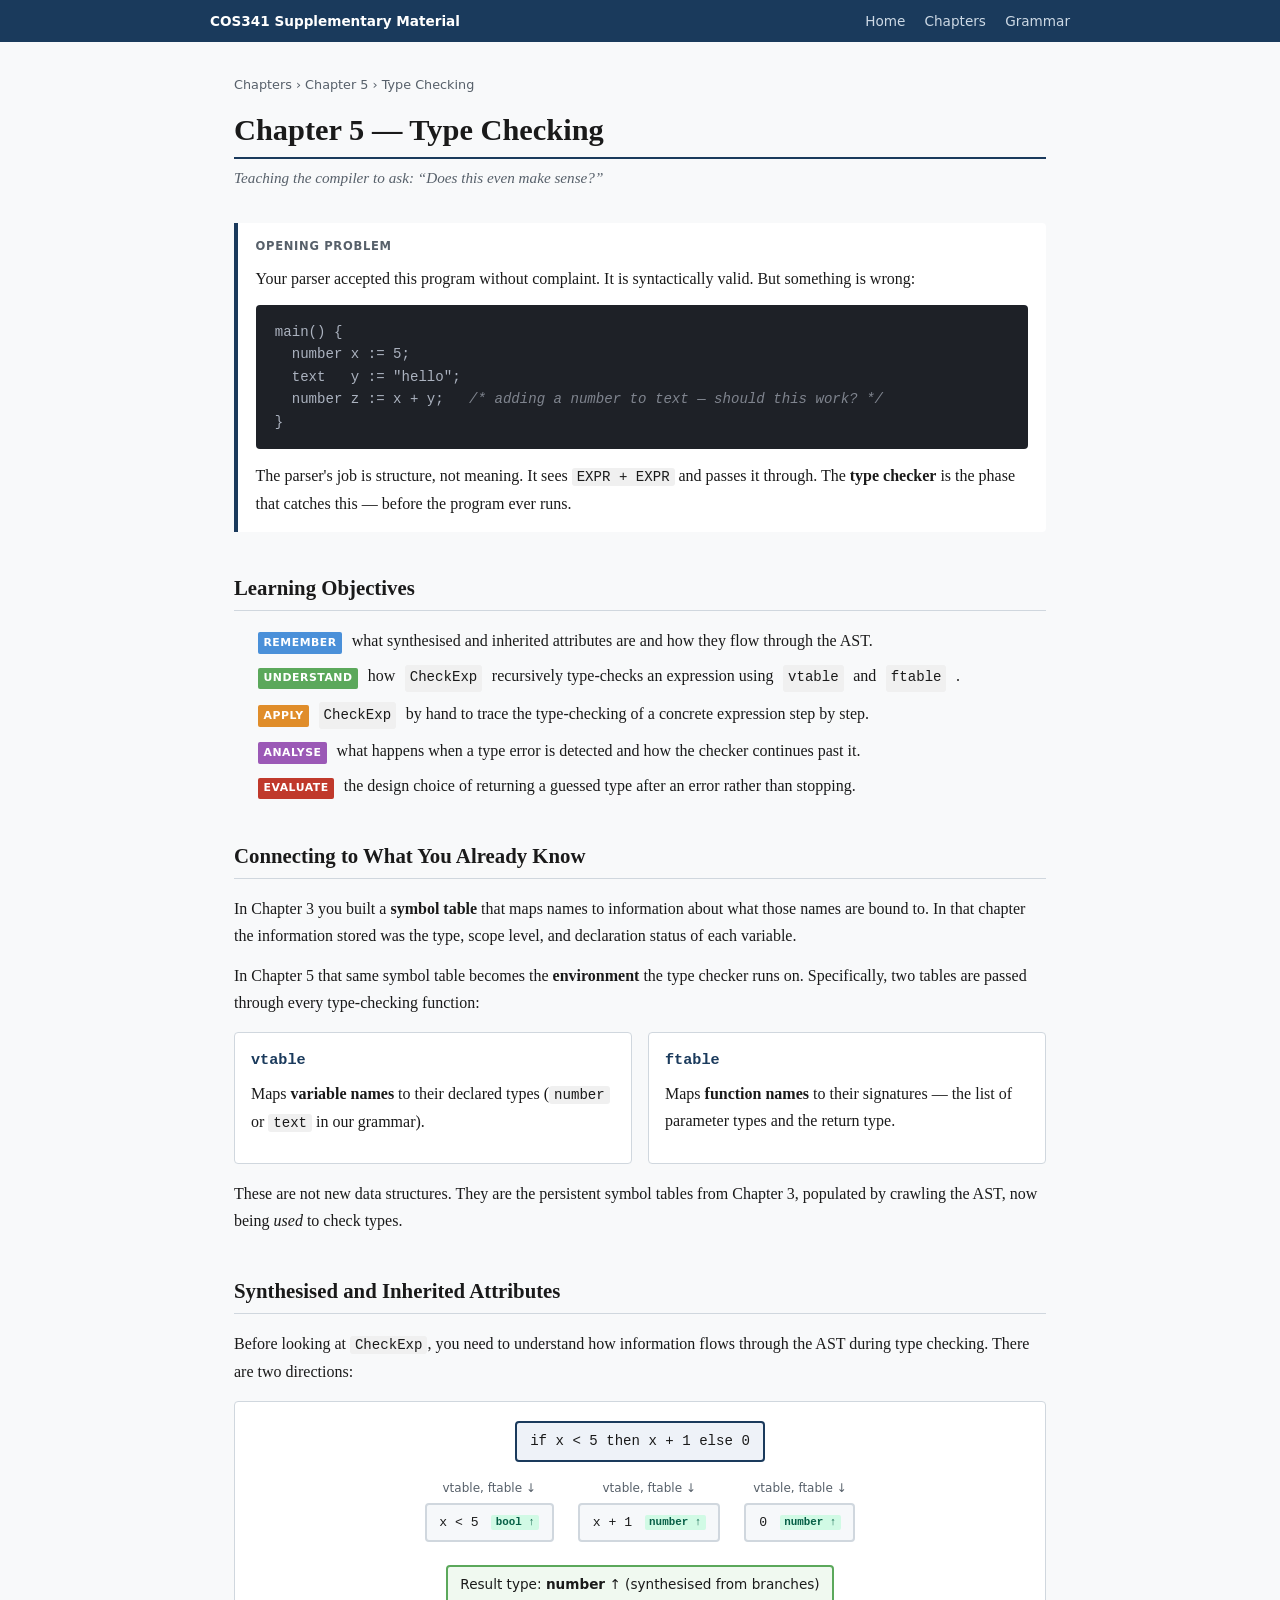
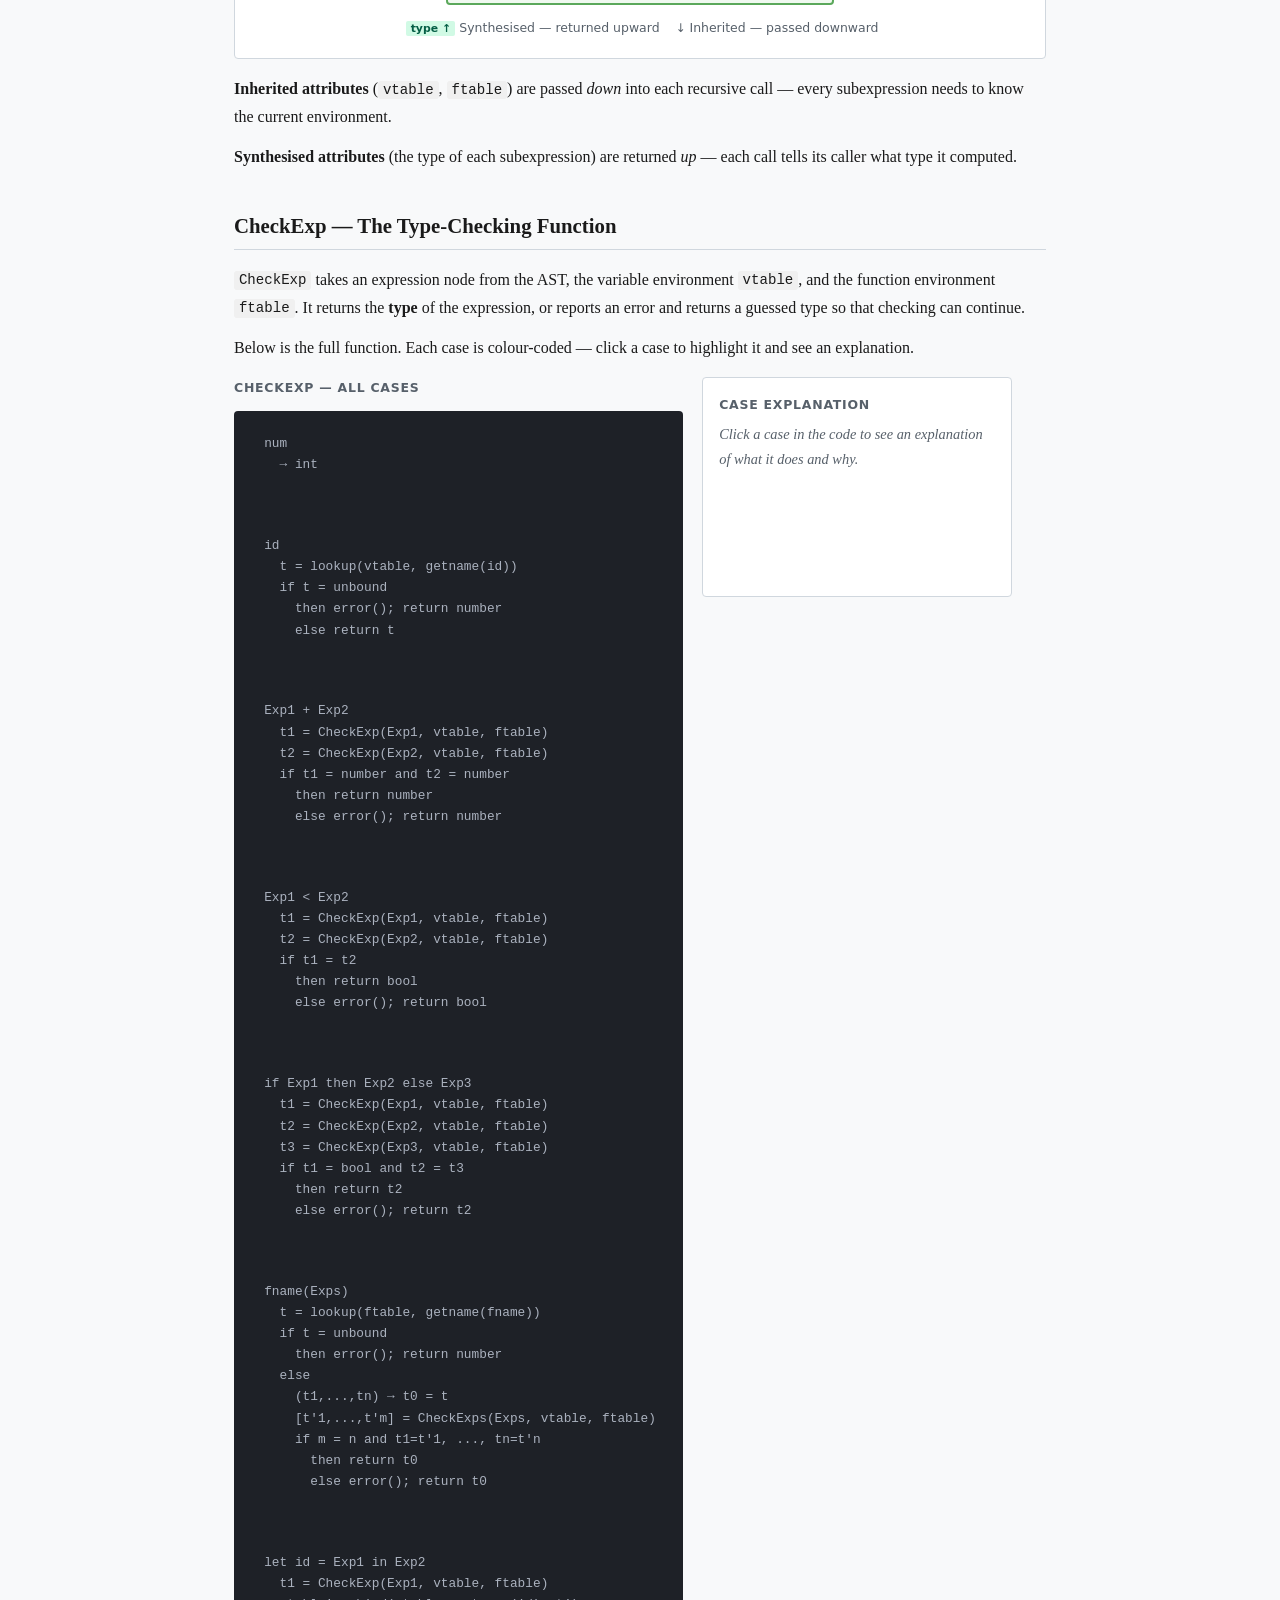
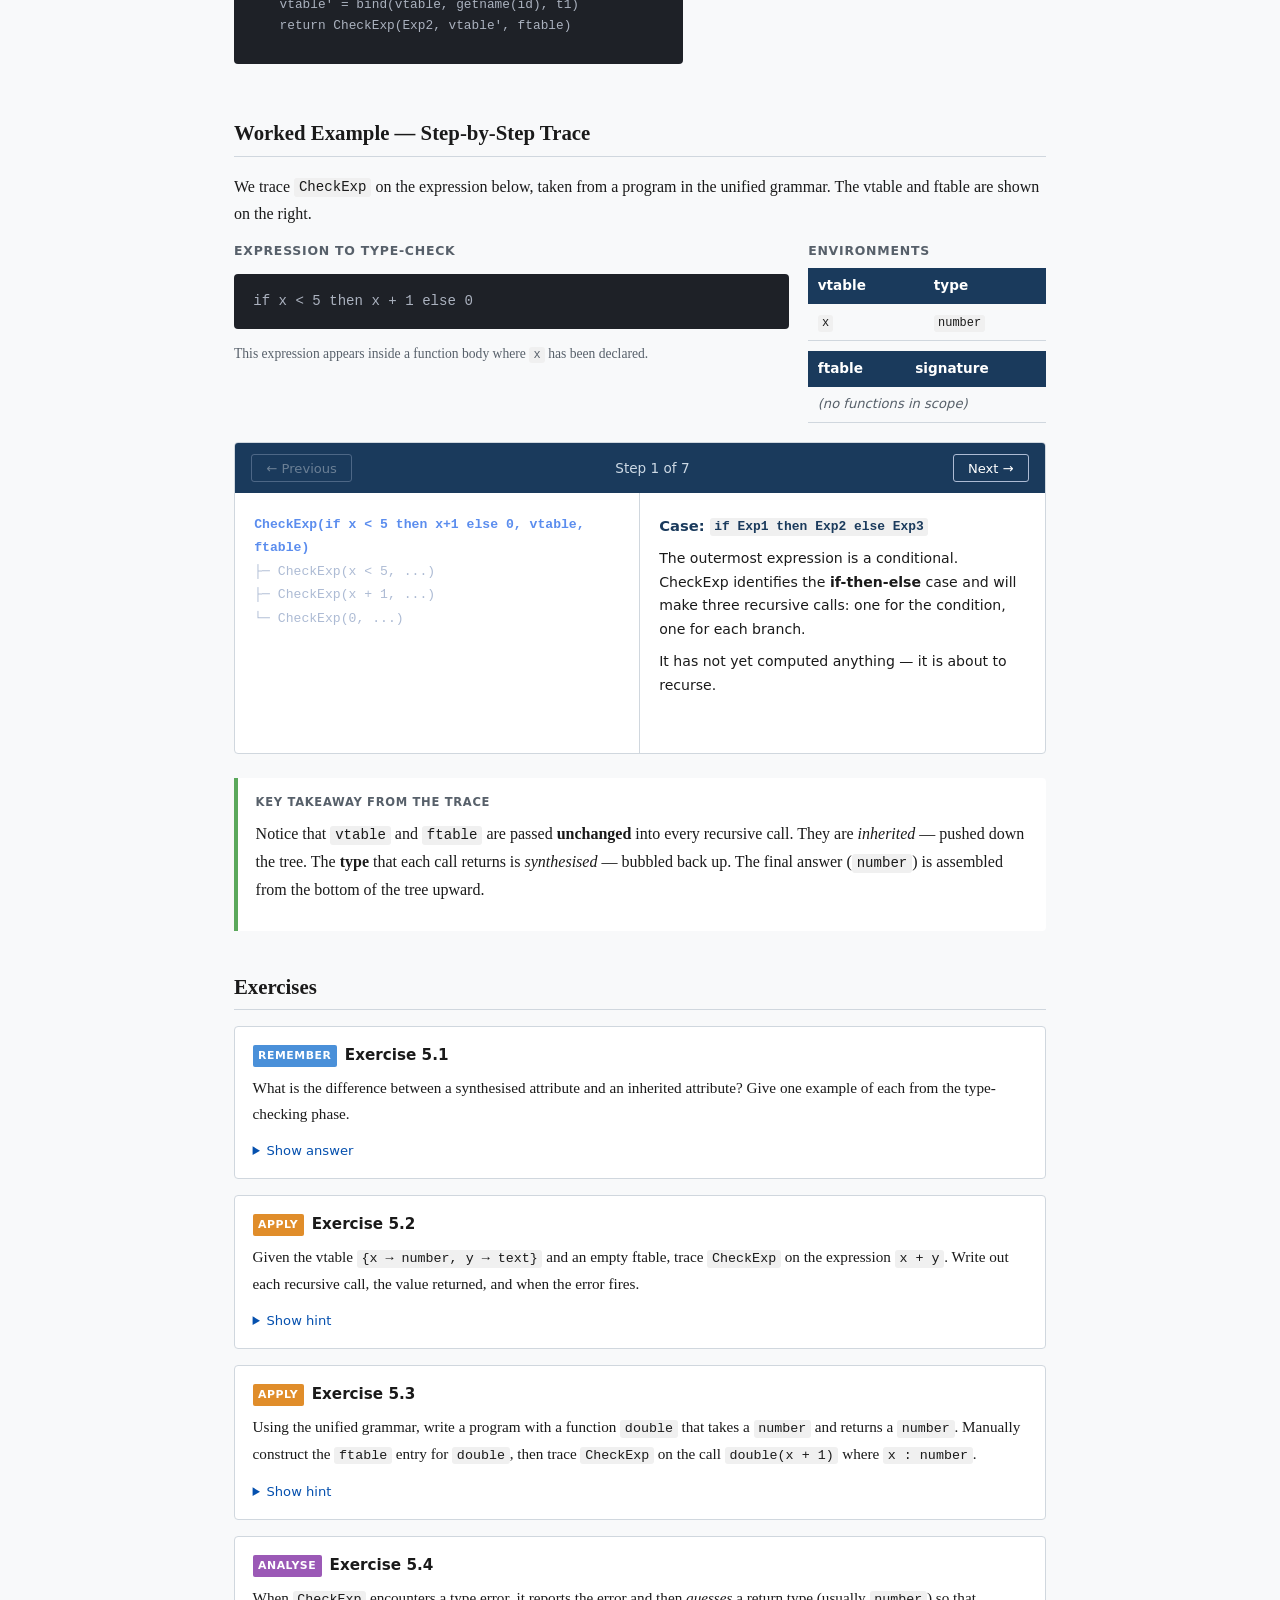
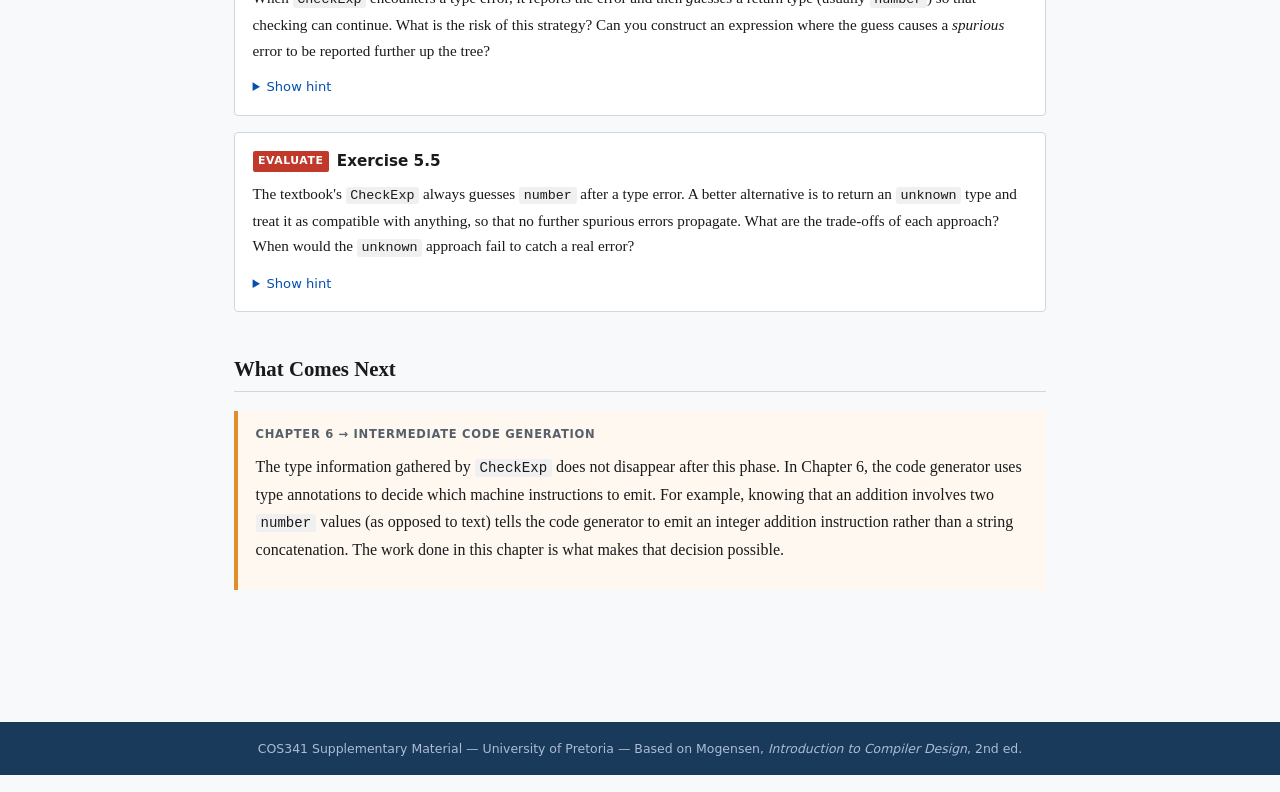
<file: chapter5.html>
<!DOCTYPE html>
<html lang="en">
<head>
  <meta charset="UTF-8" />
  <meta name="viewport" content="width=device-width, initial-scale=1.0" />
  <title>Chapter 5 — Type Checking | COS341 Supplement</title>
  <link rel="stylesheet" href="style.css" />
  <link rel="stylesheet" href="chapter5.css" />
</head>
<body>

  <header class="site-header">
    <div class="site-header__inner">
      <span class="site-header__course">COS341 Supplementary Material</span>
      <nav class="site-header__nav">
        <a href="#">Home</a>
        <a href="#">Chapters</a>
        <a href="grammar.html">Grammar</a>
      </nav>
    </div>
  </header>

  <main class="article">

    <p class="breadcrumb">Chapters &rsaquo; Chapter 5 &rsaquo; Type Checking</p>
    <h1 class="article__title">Chapter 5 &mdash; Type Checking</h1>
    <p class="article__subtitle">Teaching the compiler to ask: &ldquo;Does this even make sense?&rdquo;</p>

    <!-- ── EVENT 1: GAIN ATTENTION ──────────────────────────────── -->
    <div class="callout callout--question">
      <p class="callout__label">Opening Problem</p>
      <p>Your parser accepted this program without complaint. It is syntactically valid. But something is wrong:</p>
      <pre class="code-block"><code>main() {
  number x := 5;
  text   y := "hello";
  number z := x + y;   <span class="code-comment">/* adding a number to text — should this work? */</span>
}</code></pre>
      <p>The parser's job is structure, not meaning. It sees <code>EXPR + EXPR</code> and passes it through. The <strong>type checker</strong> is the phase that catches this — before the program ever runs.</p>
    </div>

    <!-- ── EVENT 2: LEARNING OBJECTIVES ─────────────────────────── -->
    <section class="section" id="objectives">
      <h2>Learning Objectives</h2>
      <ul class="objectives-list">
        <li><span class="bloom bloom--remember">Remember</span> what synthesised and inherited attributes are and how they flow through the AST.</li>
        <li><span class="bloom bloom--understand">Understand</span> how <code>CheckExp</code> recursively type-checks an expression using <code>vtable</code> and <code>ftable</code>.</li>
        <li><span class="bloom bloom--apply">Apply</span> <code>CheckExp</code> by hand to trace the type-checking of a concrete expression step by step.</li>
        <li><span class="bloom bloom--analyse">Analyse</span> what happens when a type error is detected and how the checker continues past it.</li>
        <li><span class="bloom bloom--evaluate">Evaluate</span> the design choice of returning a guessed type after an error rather than stopping.</li>
      </ul>
    </section>

    <!-- ── EVENT 3: RECALL ───────────────────────────────────────── -->
    <section class="section" id="recall">
      <h2>Connecting to What You Already Know</h2>
      <p>In Chapter 3 you built a <strong>symbol table</strong> that maps names to information about what those names are bound to. In that chapter the information stored was the type, scope level, and declaration status of each variable.</p>
      <p>In Chapter 5 that same symbol table becomes the <strong>environment</strong> the type checker runs on. Specifically, two tables are passed through every type-checking function:</p>
      <div class="two-col">
        <div class="info-card">
          <p class="info-card__label">vtable</p>
          <p>Maps <strong>variable names</strong> to their declared types (<code>number</code> or <code>text</code> in our grammar).</p>
        </div>
        <div class="info-card">
          <p class="info-card__label">ftable</p>
          <p>Maps <strong>function names</strong> to their signatures — the list of parameter types and the return type.</p>
        </div>
      </div>
      <p>These are not new data structures. They are the persistent symbol tables from Chapter 3, populated by crawling the AST, now being <em>used</em> to check types.</p>
    </section>

    <!-- ── EVENT 4: ATTRIBUTES ───────────────────────────────────── -->
    <section class="section" id="attributes">
      <h2>Synthesised and Inherited Attributes</h2>
      <p>Before looking at <code>CheckExp</code>, you need to understand how information flows through the AST during type checking. There are two directions:</p>

      <div class="attr-diagram" id="attrDiagram">
        <div class="attr-tree">
          <div class="attr-node attr-node--root">
            <span class="node-label">if x &lt; 5 then x + 1 else 0</span>
          </div>
          <div class="attr-children">
            <div class="attr-branch">
              <div class="attr-arrow attr-arrow--down">vtable, ftable &darr;</div>
              <div class="attr-node attr-node--cond">x &lt; 5 <span class="attr-badge attr-badge--synth">bool &uarr;</span></div>
            </div>
            <div class="attr-branch">
              <div class="attr-arrow attr-arrow--down">vtable, ftable &darr;</div>
              <div class="attr-node attr-node--then">x + 1 <span class="attr-badge attr-badge--synth">number &uarr;</span></div>
            </div>
            <div class="attr-branch">
              <div class="attr-arrow attr-arrow--down">vtable, ftable &darr;</div>
              <div class="attr-node attr-node--else">0 <span class="attr-badge attr-badge--synth">number &uarr;</span></div>
            </div>
          </div>
          <div class="attr-node attr-node--result">
            Result type: <strong>number</strong> &uarr; (synthesised from branches)
          </div>
        </div>
        <div class="attr-legend">
          <span class="attr-badge attr-badge--synth">type &uarr;</span> Synthesised — returned upward
          &nbsp;&nbsp;
          <span class="attr-arrow attr-arrow--down" style="display:inline">↓</span> Inherited — passed downward
        </div>
      </div>

      <p><strong>Inherited attributes</strong> (<code>vtable</code>, <code>ftable</code>) are passed <em>down</em> into each recursive call — every subexpression needs to know the current environment.</p>
      <p><strong>Synthesised attributes</strong> (the type of each subexpression) are returned <em>up</em> — each call tells its caller what type it computed.</p>
    </section>

    <!-- ── EVENT 4 cont: CheckExp reference ─────────────────────── -->
    <section class="section" id="checkexp-ref">
      <h2>CheckExp — The Type-Checking Function</h2>
      <p><code>CheckExp</code> takes an expression node from the AST, the variable environment <code>vtable</code>, and the function environment <code>ftable</code>. It returns the <strong>type</strong> of the expression, or reports an error and returns a guessed type so that checking can continue.</p>
      <p>Below is the full function. Each case is colour-coded — click a case to highlight it and see an explanation.</p>

      <div class="checkexp-layout">
        <div class="checkexp-code-wrap">
          <p class="demo-label">CheckExp — All Cases</p>
          <pre class="code-block code-block--checkexp" id="checkexpCode"><code><span class="ce-case" data-case="num">num
  &rarr; int</span>

<span class="ce-case" data-case="id">id
  t = lookup(vtable, getname(id))
  if t = unbound
    then error(); return number
    else return t</span>

<span class="ce-case" data-case="plus">Exp1 + Exp2
  t1 = CheckExp(Exp1, vtable, ftable)
  t2 = CheckExp(Exp2, vtable, ftable)
  if t1 = number and t2 = number
    then return number
    else error(); return number</span>

<span class="ce-case" data-case="lt">Exp1 &lt; Exp2
  t1 = CheckExp(Exp1, vtable, ftable)
  t2 = CheckExp(Exp2, vtable, ftable)
  if t1 = t2
    then return bool
    else error(); return bool</span>

<span class="ce-case" data-case="if">if Exp1 then Exp2 else Exp3
  t1 = CheckExp(Exp1, vtable, ftable)
  t2 = CheckExp(Exp2, vtable, ftable)
  t3 = CheckExp(Exp3, vtable, ftable)
  if t1 = bool and t2 = t3
    then return t2
    else error(); return t2</span>

<span class="ce-case" data-case="call">fname(Exps)
  t = lookup(ftable, getname(fname))
  if t = unbound
    then error(); return number
  else
    (t1,...,tn) &rarr; t0 = t
    [t'1,...,t'm] = CheckExps(Exps, vtable, ftable)
    if m = n and t1=t'1, ..., tn=t'n
      then return t0
      else error(); return t0</span>

<span class="ce-case" data-case="let">let id = Exp1 in Exp2
  t1 = CheckExp(Exp1, vtable, ftable)
  vtable' = bind(vtable, getname(id), t1)
  return CheckExp(Exp2, vtable', ftable)</span></code></pre>
        </div>

        <div class="checkexp-explain" id="checkexpExplain">
          <p class="demo-label">Case Explanation</p>
          <div class="explain-placeholder">
            <p>Click a case in the code to see an explanation of what it does and why.</p>
          </div>
          <div class="explain-panel" data-panel="num" style="display:none">
            <h4>Number literal</h4>
            <p>A numeric constant always has type <code>number</code>. No lookup needed — the type is known from the token itself.</p>
            <p class="explain-example">Example: <code>42</code> &rarr; <code>number</code></p>
          </div>
          <div class="explain-panel" data-panel="id" style="display:none">
            <h4>Variable reference</h4>
            <p>Look up the variable name in <code>vtable</code>. If it is found, return its declared type. If not found (<code>unbound</code>), report an error and guess <code>number</code> so checking can continue.</p>
            <p class="explain-example">Example: if <code>vtable</code> contains <code>x &rarr; number</code>, then <code>x</code> &rarr; <code>number</code>.</p>
            <p class="explain-watch">Watch out: if the variable was never declared, lookup returns <code>unbound</code> — this is the undeclared variable error.</p>
          </div>
          <div class="explain-panel" data-panel="plus" style="display:none">
            <h4>Addition</h4>
            <p>Recursively check both sides. Both must be <code>number</code>. If either is not, report an error. Either way, the result type is <code>number</code>.</p>
            <p class="explain-example">Example: <code>x + 5</code> where <code>x : number</code> &rarr; <code>number</code>.</p>
            <p class="explain-watch">Watch out: <code>x + y</code> where <code>y : text</code> triggers an error. The checker still returns <code>number</code> as a guess and continues.</p>
          </div>
          <div class="explain-panel" data-panel="lt" style="display:none">
            <h4>Comparison</h4>
            <p>Both operands must have the <em>same</em> type — the comparison works on any type as long as both sides match. The result is always <code>bool</code>.</p>
            <p class="explain-example">Example: <code>x &lt; 5</code> where <code>x : number</code> &rarr; <code>bool</code>.</p>
            <p class="explain-watch">Note: this differs from addition — comparison does not require <code>number</code>, just that both sides match.</p>
          </div>
          <div class="explain-panel" data-panel="if" style="display:none">
            <h4>Conditional expression</h4>
            <p>Three recursive calls. The condition must be <code>bool</code>. Both branches must have the <em>same</em> type. The result type is that shared type.</p>
            <p class="explain-example">Example: <code>if x &lt; 5 then x + 1 else 0</code> — condition is <code>bool</code>, both branches are <code>number</code> &rarr; result is <code>number</code>.</p>
            <p class="explain-watch">Watch out: if the branches have different types, an error is reported and the then-branch type is guessed. This is an arbitrary choice.</p>
          </div>
          <div class="explain-panel" data-panel="call" style="display:none">
            <h4>Function call</h4>
            <p>Look up the function name in <code>ftable</code> to get its signature. Check that the number of arguments matches and each argument type matches the declared parameter type. Return the function's return type.</p>
            <p class="explain-example">Example: if <code>ftable</code> has <code>add &rarr; (number, number) &rarr; number</code>, then <code>add(x, 5)</code> where <code>x : number</code> &rarr; <code>number</code>.</p>
            <p class="explain-watch">Watch out: wrong number of arguments or a type mismatch both trigger errors.</p>
          </div>
          <div class="explain-panel" data-panel="let" style="display:none">
            <h4>Let expression</h4>
            <p>Check the right-hand side expression to find its type. Extend <code>vtable</code> with the new binding. Use the extended table to check the body. Return the body's type.</p>
            <p class="explain-example">Example: <code>let z = x + 1 in z &lt; 10</code> — <code>z</code> gets type <code>number</code>, body type is <code>bool</code>.</p>
            <p class="explain-watch">Note: a let-expression cannot itself cause a type error — only its subexpressions can.</p>
          </div>
        </div>
      </div>
    </section>

    <!-- ── EVENT 5: WORKED TRACE ─────────────────────────────────── -->
    <section class="section" id="trace">
      <h2>Worked Example — Step-by-Step Trace</h2>
      <p>We trace <code>CheckExp</code> on the expression below, taken from a program in the unified grammar. The vtable and ftable are shown on the right.</p>

      <div class="trace-setup">
        <div class="trace-program">
          <p class="demo-label">Expression to type-check</p>
          <pre class="code-block"><code>if x &lt; 5 then x + 1 else 0</code></pre>
          <p style="font-size:0.85rem; color:var(--col-muted); margin-top:0.4rem">This expression appears inside a function body where <code>x</code> has been declared.</p>
        </div>
        <div class="trace-env">
          <p class="demo-label">Environments</p>
          <table class="sym-table">
            <thead><tr><th>vtable</th><th>type</th></tr></thead>
            <tbody>
              <tr><td><code>x</code></td><td><code>number</code></td></tr>
            </tbody>
          </table>
          <table class="sym-table" style="margin-top:0.6rem">
            <thead><tr><th>ftable</th><th>signature</th></tr></thead>
            <tbody>
              <tr><td colspan="2" style="color:var(--col-muted); font-style:italic; font-size:0.82rem">(no functions in scope)</td></tr>
            </tbody>
          </table>
        </div>
      </div>

      <!-- Interactive stepper -->
      <div class="stepper" id="stepper">
        <div class="stepper-controls">
          <button class="btn" id="prevStep" disabled>&larr; Previous</button>
          <span class="stepper-counter" id="stepCounter">Step 1 of 7</span>
          <button class="btn" id="nextStep">Next &rarr;</button>
        </div>

        <div class="stepper-body">
          <div class="stepper-tree" id="stepTree">
            <!-- tree updated by JS -->
          </div>
          <div class="stepper-detail" id="stepDetail">
            <!-- detail updated by JS -->
          </div>
        </div>
      </div>

      <div class="callout callout--info" style="margin-top:1.5rem">
        <p class="callout__label">Key Takeaway from the Trace</p>
        <p>Notice that <code>vtable</code> and <code>ftable</code> are passed <strong>unchanged</strong> into every recursive call. They are <em>inherited</em> — pushed down the tree. The <strong>type</strong> that each call returns is <em>synthesised</em> — bubbled back up. The final answer (<code>number</code>) is assembled from the bottom of the tree upward.</p>
      </div>
    </section>

    <!-- ── EXERCISES ─────────────────────────────────────────────── -->
    <section class="section" id="exercises">
      <h2>Exercises</h2>

      <div class="exercise">
        <p class="exercise__level"><span class="bloom bloom--remember">Remember</span> Exercise 5.1</p>
        <p>What is the difference between a synthesised attribute and an inherited attribute? Give one example of each from the type-checking phase.</p>
        <details class="exercise__hint">
          <summary>Show answer</summary>
          <p>A <strong>synthesised</strong> attribute is computed from the children of a node and returned upward — the type of an expression is synthesised. An <strong>inherited</strong> attribute is passed downward from a parent to its children — <code>vtable</code> and <code>ftable</code> are inherited, since every subexpression needs access to the same environment.</p>
        </details>
      </div>

      <div class="exercise">
        <p class="exercise__level"><span class="bloom bloom--apply">Apply</span> Exercise 5.2</p>
        <p>Given the vtable <code>{x &rarr; number, y &rarr; text}</code> and an empty ftable, trace <code>CheckExp</code> on the expression <code>x + y</code>. Write out each recursive call, the value returned, and when the error fires.</p>
        <details class="exercise__hint">
          <summary>Show hint</summary>
          <p>Start at the <code>Exp1 + Exp2</code> case. Make two recursive calls — one for <code>x</code> (variable lookup) and one for <code>y</code> (variable lookup). Then check whether both returned types are <code>number</code>.</p>
        </details>
      </div>

      <div class="exercise">
        <p class="exercise__level"><span class="bloom bloom--apply">Apply</span> Exercise 5.3</p>
        <p>Using the unified grammar, write a program with a function <code>double</code> that takes a <code>number</code> and returns a <code>number</code>. Manually construct the <code>ftable</code> entry for <code>double</code>, then trace <code>CheckExp</code> on the call <code>double(x + 1)</code> where <code>x : number</code>.</p>
        <details class="exercise__hint">
          <summary>Show hint</summary>
          <p>The ftable entry for <code>double</code> should be <code>double &rarr; (number) &rarr; number</code>. Use the function call case of CheckExp. First look up <code>double</code> in ftable, then call CheckExps on the argument list, then compare argument types against the signature.</p>
        </details>
      </div>

      <div class="exercise">
        <p class="exercise__level"><span class="bloom bloom--analyse">Analyse</span> Exercise 5.4</p>
        <p>When <code>CheckExp</code> encounters a type error, it reports the error and then <em>guesses</em> a return type (usually <code>number</code>) so that checking can continue. What is the risk of this strategy? Can you construct an expression where the guess causes a <em>spurious</em> error to be reported further up the tree?</p>
        <details class="exercise__hint">
          <summary>Show hint</summary>
          <p>Try an expression like <code>if (x + y) &lt; 5 then ...</code> where <code>y : text</code>. The <code>+</code> fires an error and guesses <code>number</code>. Then the <code>&lt;</code> case gets <code>number</code> on both sides and passes — no spurious error there. Now try nesting the error inside the condition of an if.</p>
        </details>
      </div>

      <div class="exercise">
        <p class="exercise__level"><span class="bloom bloom--evaluate">Evaluate</span> Exercise 5.5</p>
        <p>The textbook's <code>CheckExp</code> always guesses <code>number</code> after a type error. A better alternative is to return an <code>unknown</code> type and treat it as compatible with anything, so that no further spurious errors propagate. What are the trade-offs of each approach? When would the <code>unknown</code> approach fail to catch a real error?</p>
        <details class="exercise__hint">
          <summary>Show hint</summary>
          <p>Think about what happens when an <code>unknown</code> type flows into a <code>+</code> expression. The checker treats it as compatible and does not report an error. Now think about a situation where two unknown values are compared and the comparison result is used as the condition of an if — has the error been hidden?</p>
        </details>
      </div>
    </section>

    <!-- ── EVENT 9: NEXT ─────────────────────────────────────────── -->
    <section class="section" id="next">
      <h2>What Comes Next</h2>
      <div class="callout callout--next">
        <p class="callout__label">Chapter 6 &rarr; Intermediate Code Generation</p>
        <p>The type information gathered by <code>CheckExp</code> does not disappear after this phase. In Chapter 6, the code generator uses type annotations to decide which machine instructions to emit. For example, knowing that an addition involves two <code>number</code> values (as opposed to text) tells the code generator to emit an integer addition instruction rather than a string concatenation. The work done in this chapter is what makes that decision possible.</p>
      </div>
    </section>

  </main>

  <footer class="site-footer">
    <p>COS341 Supplementary Material &mdash; University of Pretoria &mdash; Based on Mogensen, <em>Introduction to Compiler Design</em>, 2nd ed.</p>
  </footer>

  <script src="chapter5.js"></script>
</body>
</html>
</file>
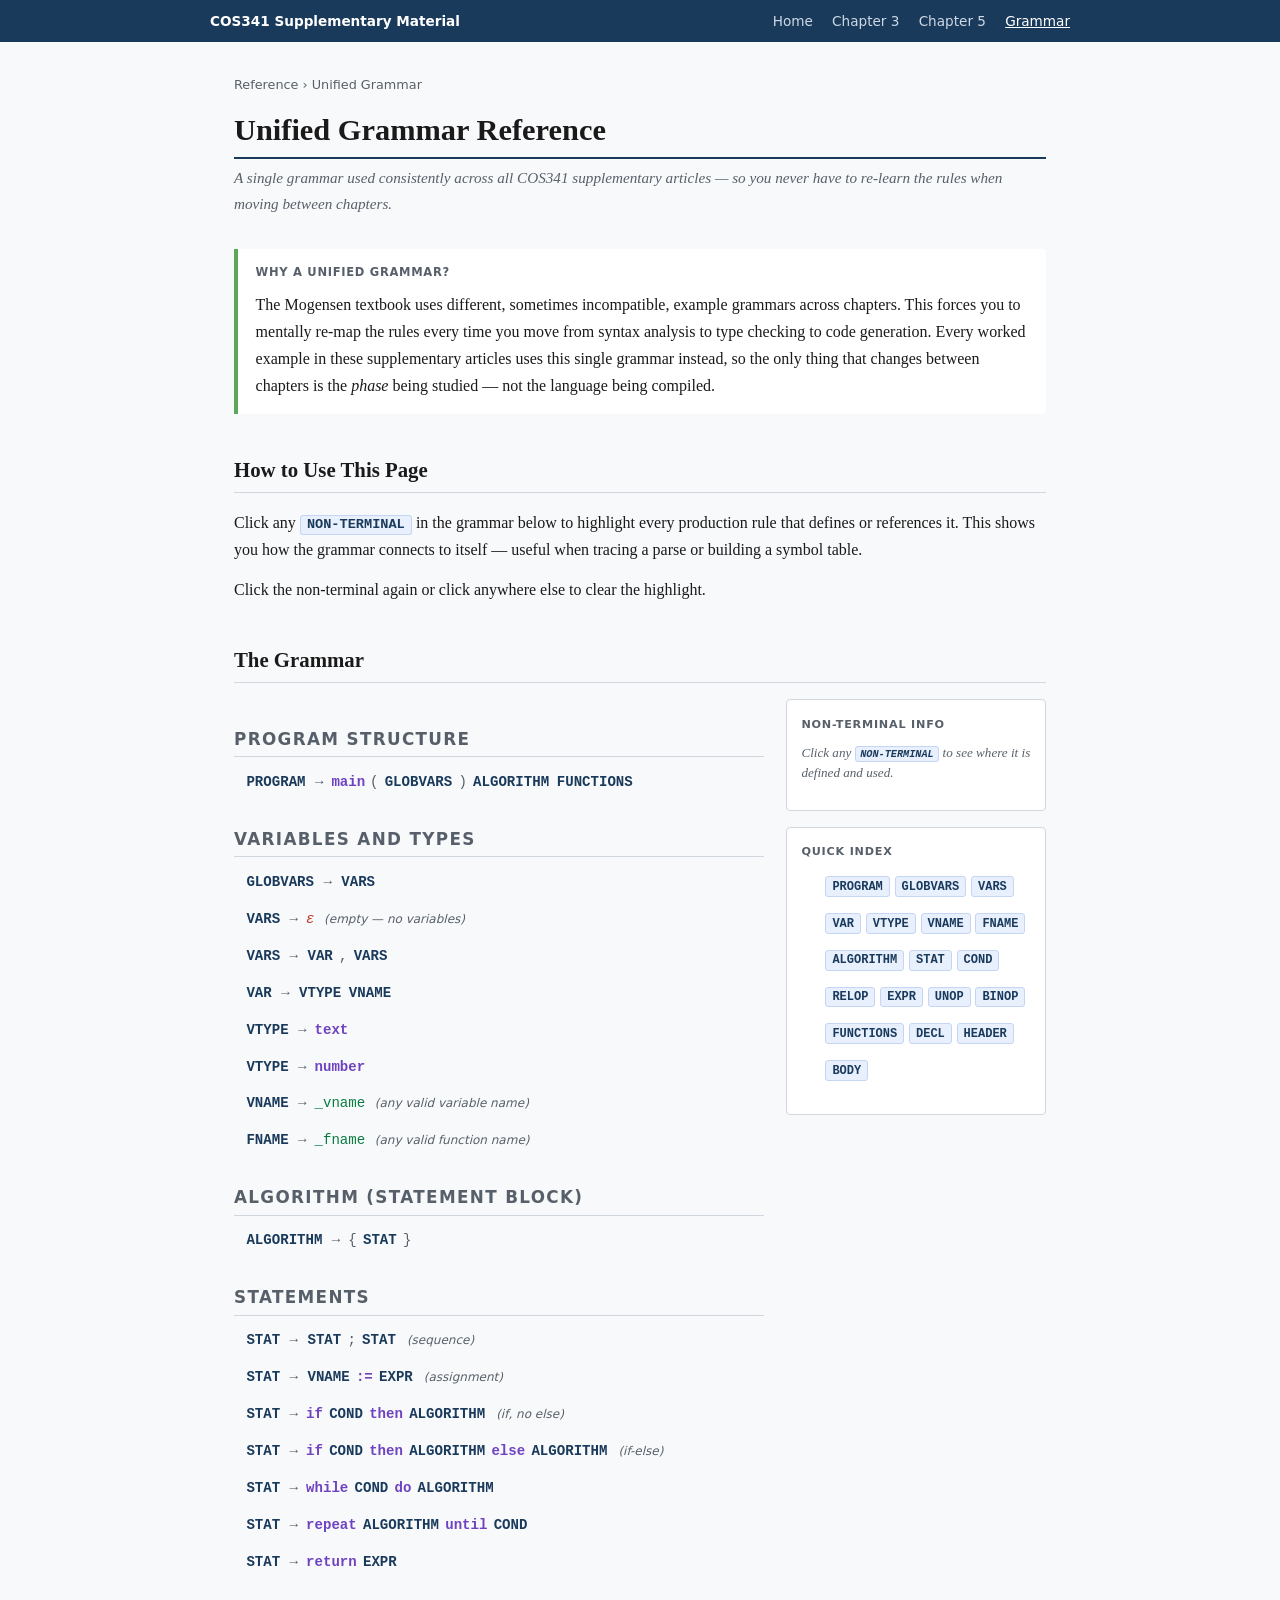
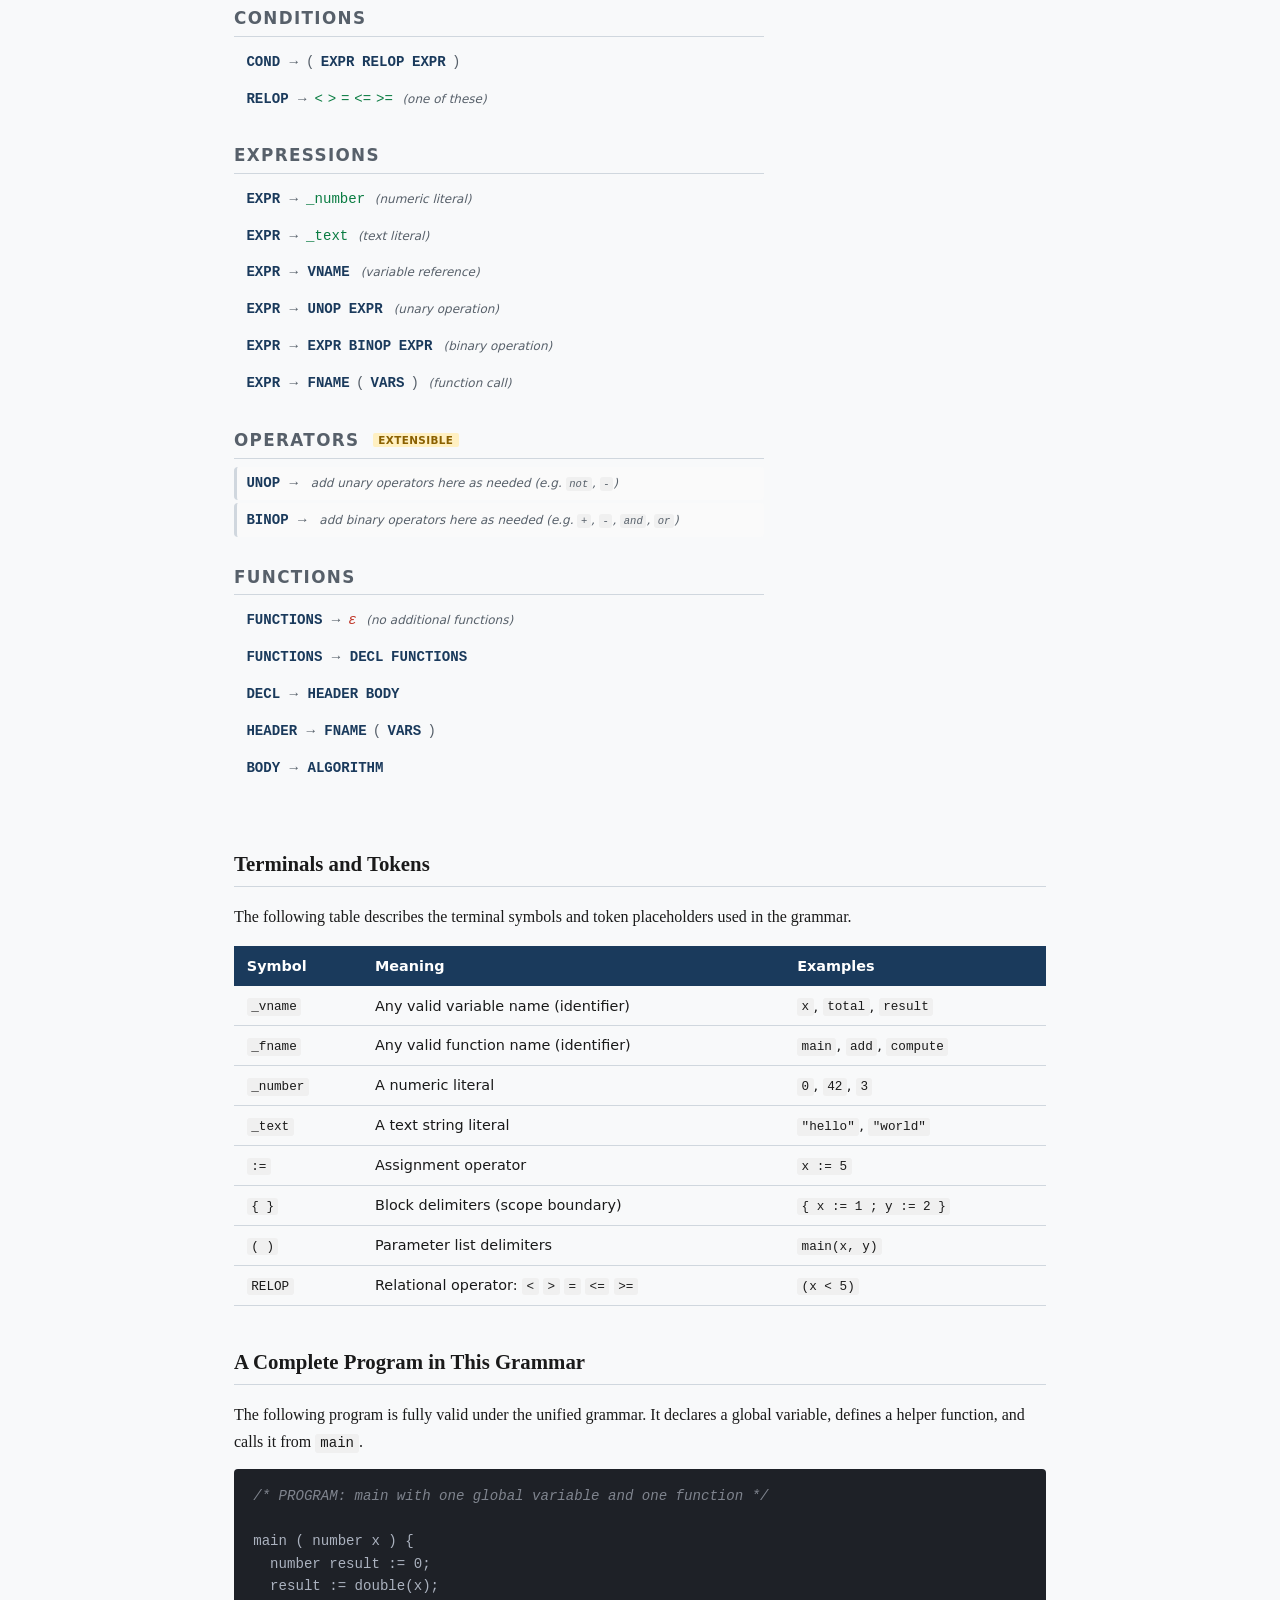
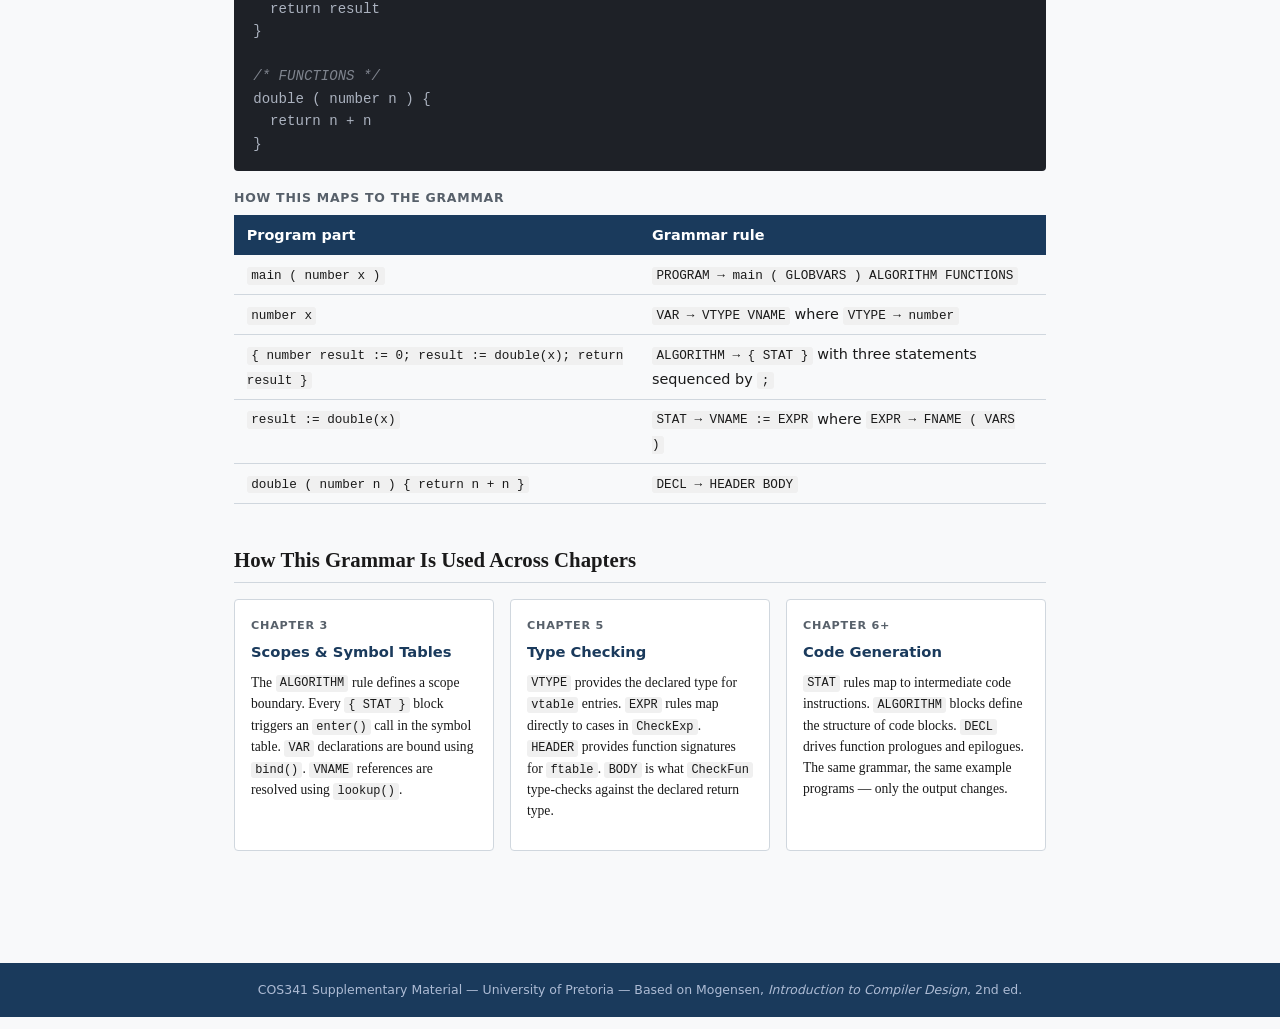
<file: grammar.html>
<!DOCTYPE html>
<html lang="en">
<head>
  <meta charset="UTF-8" />
  <meta name="viewport" content="width=device-width, initial-scale=1.0" />
  <title>Unified Grammar Reference | COS341 Supplement</title>
  <link rel="stylesheet" href="style.css" />
  <link rel="stylesheet" href="grammar.css" />
</head>
<body>

  <header class="site-header">
    <div class="site-header__inner">
      <span class="site-header__course">COS341 Supplementary Material</span>
      <nav class="site-header__nav">
        <a href="#">Home</a>
        <a href="chapter3.html">Chapter 3</a>
        <a href="chapter5.html">Chapter 5</a>
        <a href="#" class="nav--active">Grammar</a>
      </nav>
    </div>
  </header>

  <main class="article">

    <p class="breadcrumb">Reference &rsaquo; Unified Grammar</p>
    <h1 class="article__title">Unified Grammar Reference</h1>
    <p class="article__subtitle">A single grammar used consistently across all COS341 supplementary articles &mdash; so you never have to re-learn the rules when moving between chapters.</p>

    <!-- ── WHY THIS EXISTS ──────────────────────────────────────── -->
    <div class="callout callout--info">
      <p class="callout__label">Why a unified grammar?</p>
      <p>The Mogensen textbook uses different, sometimes incompatible, example grammars across chapters. This forces you to mentally re-map the rules every time you move from syntax analysis to type checking to code generation. Every worked example in these supplementary articles uses this single grammar instead, so the only thing that changes between chapters is the <em>phase</em> being studied &mdash; not the language being compiled.</p>
    </div>

    <!-- ── HOW TO USE ────────────────────────────────────────────── -->
    <section class="section" id="howto">
      <h2>How to Use This Page</h2>
      <p>Click any <span class="nt-demo">NON-TERMINAL</span> in the grammar below to highlight every production rule that defines or references it. This shows you how the grammar connects to itself &mdash; useful when tracing a parse or building a symbol table.</p>
      <p>Click the non-terminal again or click anywhere else to clear the highlight.</p>
    </section>

    <!-- ── GRAMMAR DISPLAY ───────────────────────────────────────── -->
    <section class="section" id="grammar">
      <h2>The Grammar</h2>

      <div class="grammar-layout">

        <!-- LEFT: production rules -->
        <div class="grammar-rules" id="grammarRules">

          <div class="grammar-group" id="group-program">
            <h3 class="grammar-group__title">Program Structure</h3>
            <div class="prod-rule" data-defines="PROGRAM" data-refs="GLOBVARS ALGORITHM FUNCTIONS">
              <span class="nt clickable" data-nt="PROGRAM">PROGRAM</span>
              <span class="arrow">&rarr;</span>
              <span class="kw">main</span> <span class="punc">(</span>
              <span class="nt clickable" data-nt="GLOBVARS">GLOBVARS</span>
              <span class="punc">)</span>
              <span class="nt clickable" data-nt="ALGORITHM">ALGORITHM</span>
              <span class="nt clickable" data-nt="FUNCTIONS">FUNCTIONS</span>
            </div>
          </div>

          <div class="grammar-group" id="group-vars">
            <h3 class="grammar-group__title">Variables and Types</h3>
            <div class="prod-rule" data-defines="GLOBVARS" data-refs="VARS">
              <span class="nt clickable" data-nt="GLOBVARS">GLOBVARS</span>
              <span class="arrow">&rarr;</span>
              <span class="nt clickable" data-nt="VARS">VARS</span>
            </div>
            <div class="prod-rule" data-defines="VARS" data-refs="">
              <span class="nt clickable" data-nt="VARS">VARS</span>
              <span class="arrow">&rarr;</span>
              <span class="epsilon">&epsilon;</span>
              <span class="prod-note">(empty &mdash; no variables)</span>
            </div>
            <div class="prod-rule" data-defines="VARS" data-refs="VAR VARS">
              <span class="nt clickable" data-nt="VARS">VARS</span>
              <span class="arrow">&rarr;</span>
              <span class="nt clickable" data-nt="VAR">VAR</span>
              <span class="punc">,</span>
              <span class="nt clickable" data-nt="VARS">VARS</span>
            </div>
            <div class="prod-rule" data-defines="VAR" data-refs="VTYPE VNAME">
              <span class="nt clickable" data-nt="VAR">VAR</span>
              <span class="arrow">&rarr;</span>
              <span class="nt clickable" data-nt="VTYPE">VTYPE</span>
              <span class="nt clickable" data-nt="VNAME">VNAME</span>
            </div>
            <div class="prod-rule" data-defines="VTYPE" data-refs="">
              <span class="nt clickable" data-nt="VTYPE">VTYPE</span>
              <span class="arrow">&rarr;</span>
              <span class="kw">text</span>
            </div>
            <div class="prod-rule" data-defines="VTYPE" data-refs="">
              <span class="nt clickable" data-nt="VTYPE">VTYPE</span>
              <span class="arrow">&rarr;</span>
              <span class="kw">number</span>
            </div>
            <div class="prod-rule" data-defines="VNAME" data-refs="">
              <span class="nt clickable" data-nt="VNAME">VNAME</span>
              <span class="arrow">&rarr;</span>
              <span class="terminal">_vname</span>
              <span class="prod-note">(any valid variable name)</span>
            </div>
            <div class="prod-rule" data-defines="FNAME" data-refs="">
              <span class="nt clickable" data-nt="FNAME">FNAME</span>
              <span class="arrow">&rarr;</span>
              <span class="terminal">_fname</span>
              <span class="prod-note">(any valid function name)</span>
            </div>
          </div>

          <div class="grammar-group" id="group-algo">
            <h3 class="grammar-group__title">Algorithm (Statement Block)</h3>
            <div class="prod-rule" data-defines="ALGORITHM" data-refs="STAT">
              <span class="nt clickable" data-nt="ALGORITHM">ALGORITHM</span>
              <span class="arrow">&rarr;</span>
              <span class="punc">{</span>
              <span class="nt clickable" data-nt="STAT">STAT</span>
              <span class="punc">}</span>
            </div>
          </div>

          <div class="grammar-group" id="group-stat">
            <h3 class="grammar-group__title">Statements</h3>
            <div class="prod-rule" data-defines="STAT" data-refs="STAT">
              <span class="nt clickable" data-nt="STAT">STAT</span>
              <span class="arrow">&rarr;</span>
              <span class="nt clickable" data-nt="STAT">STAT</span>
              <span class="punc">;</span>
              <span class="nt clickable" data-nt="STAT">STAT</span>
              <span class="prod-note">(sequence)</span>
            </div>
            <div class="prod-rule" data-defines="STAT" data-refs="VNAME EXPR">
              <span class="nt clickable" data-nt="STAT">STAT</span>
              <span class="arrow">&rarr;</span>
              <span class="nt clickable" data-nt="VNAME">VNAME</span>
              <span class="kw">:=</span>
              <span class="nt clickable" data-nt="EXPR">EXPR</span>
              <span class="prod-note">(assignment)</span>
            </div>
            <div class="prod-rule" data-defines="STAT" data-refs="COND ALGORITHM">
              <span class="nt clickable" data-nt="STAT">STAT</span>
              <span class="arrow">&rarr;</span>
              <span class="kw">if</span>
              <span class="nt clickable" data-nt="COND">COND</span>
              <span class="kw">then</span>
              <span class="nt clickable" data-nt="ALGORITHM">ALGORITHM</span>
              <span class="prod-note">(if, no else)</span>
            </div>
            <div class="prod-rule" data-defines="STAT" data-refs="COND ALGORITHM">
              <span class="nt clickable" data-nt="STAT">STAT</span>
              <span class="arrow">&rarr;</span>
              <span class="kw">if</span>
              <span class="nt clickable" data-nt="COND">COND</span>
              <span class="kw">then</span>
              <span class="nt clickable" data-nt="ALGORITHM">ALGORITHM</span>
              <span class="kw">else</span>
              <span class="nt clickable" data-nt="ALGORITHM">ALGORITHM</span>
              <span class="prod-note">(if-else)</span>
            </div>
            <div class="prod-rule" data-defines="STAT" data-refs="COND ALGORITHM">
              <span class="nt clickable" data-nt="STAT">STAT</span>
              <span class="arrow">&rarr;</span>
              <span class="kw">while</span>
              <span class="nt clickable" data-nt="COND">COND</span>
              <span class="kw">do</span>
              <span class="nt clickable" data-nt="ALGORITHM">ALGORITHM</span>
            </div>
            <div class="prod-rule" data-defines="STAT" data-refs="ALGORITHM COND">
              <span class="nt clickable" data-nt="STAT">STAT</span>
              <span class="arrow">&rarr;</span>
              <span class="kw">repeat</span>
              <span class="nt clickable" data-nt="ALGORITHM">ALGORITHM</span>
              <span class="kw">until</span>
              <span class="nt clickable" data-nt="COND">COND</span>
            </div>
            <div class="prod-rule" data-defines="STAT" data-refs="EXPR">
              <span class="nt clickable" data-nt="STAT">STAT</span>
              <span class="arrow">&rarr;</span>
              <span class="kw">return</span>
              <span class="nt clickable" data-nt="EXPR">EXPR</span>
            </div>
          </div>

          <div class="grammar-group" id="group-cond">
            <h3 class="grammar-group__title">Conditions</h3>
            <div class="prod-rule" data-defines="COND" data-refs="EXPR RELOP">
              <span class="nt clickable" data-nt="COND">COND</span>
              <span class="arrow">&rarr;</span>
              <span class="punc">(</span>
              <span class="nt clickable" data-nt="EXPR">EXPR</span>
              <span class="nt clickable" data-nt="RELOP">RELOP</span>
              <span class="nt clickable" data-nt="EXPR">EXPR</span>
              <span class="punc">)</span>
            </div>
            <div class="prod-rule" data-defines="RELOP" data-refs="">
              <span class="nt clickable" data-nt="RELOP">RELOP</span>
              <span class="arrow">&rarr;</span>
              <span class="terminal">&lt;</span>
              <span class="terminal">&gt;</span>
              <span class="terminal">=</span>
              <span class="terminal">&lt;=</span>
              <span class="terminal">&gt;=</span>
              <span class="prod-note">(one of these)</span>
            </div>
          </div>

          <div class="grammar-group" id="group-expr">
            <h3 class="grammar-group__title">Expressions</h3>
            <div class="prod-rule" data-defines="EXPR" data-refs="">
              <span class="nt clickable" data-nt="EXPR">EXPR</span>
              <span class="arrow">&rarr;</span>
              <span class="terminal">_number</span>
              <span class="prod-note">(numeric literal)</span>
            </div>
            <div class="prod-rule" data-defines="EXPR" data-refs="">
              <span class="nt clickable" data-nt="EXPR">EXPR</span>
              <span class="arrow">&rarr;</span>
              <span class="terminal">_text</span>
              <span class="prod-note">(text literal)</span>
            </div>
            <div class="prod-rule" data-defines="EXPR" data-refs="VNAME">
              <span class="nt clickable" data-nt="EXPR">EXPR</span>
              <span class="arrow">&rarr;</span>
              <span class="nt clickable" data-nt="VNAME">VNAME</span>
              <span class="prod-note">(variable reference)</span>
            </div>
            <div class="prod-rule" data-defines="EXPR" data-refs="UNOP EXPR">
              <span class="nt clickable" data-nt="EXPR">EXPR</span>
              <span class="arrow">&rarr;</span>
              <span class="nt clickable" data-nt="UNOP">UNOP</span>
              <span class="nt clickable" data-nt="EXPR">EXPR</span>
              <span class="prod-note">(unary operation)</span>
            </div>
            <div class="prod-rule" data-defines="EXPR" data-refs="EXPR BINOP">
              <span class="nt clickable" data-nt="EXPR">EXPR</span>
              <span class="arrow">&rarr;</span>
              <span class="nt clickable" data-nt="EXPR">EXPR</span>
              <span class="nt clickable" data-nt="BINOP">BINOP</span>
              <span class="nt clickable" data-nt="EXPR">EXPR</span>
              <span class="prod-note">(binary operation)</span>
            </div>
            <div class="prod-rule" data-defines="EXPR" data-refs="FNAME VARS">
              <span class="nt clickable" data-nt="EXPR">EXPR</span>
              <span class="arrow">&rarr;</span>
              <span class="nt clickable" data-nt="FNAME">FNAME</span>
              <span class="punc">(</span>
              <span class="nt clickable" data-nt="VARS">VARS</span>
              <span class="punc">)</span>
              <span class="prod-note">(function call)</span>
            </div>
          </div>

          <div class="grammar-group" id="group-ops">
            <h3 class="grammar-group__title">Operators <span class="extensible-badge">extensible</span></h3>
            <div class="prod-rule prod-rule--extensible" data-defines="UNOP" data-refs="">
              <span class="nt clickable" data-nt="UNOP">UNOP</span>
              <span class="arrow">&rarr;</span>
              <span class="prod-note">add unary operators here as needed (e.g. <code>not</code>, <code>-</code>)</span>
            </div>
            <div class="prod-rule prod-rule--extensible" data-defines="BINOP" data-refs="">
              <span class="nt clickable" data-nt="BINOP">BINOP</span>
              <span class="arrow">&rarr;</span>
              <span class="prod-note">add binary operators here as needed (e.g. <code>+</code>, <code>-</code>, <code>and</code>, <code>or</code>)</span>
            </div>
          </div>

          <div class="grammar-group" id="group-funs">
            <h3 class="grammar-group__title">Functions</h3>
            <div class="prod-rule" data-defines="FUNCTIONS" data-refs="">
              <span class="nt clickable" data-nt="FUNCTIONS">FUNCTIONS</span>
              <span class="arrow">&rarr;</span>
              <span class="epsilon">&epsilon;</span>
              <span class="prod-note">(no additional functions)</span>
            </div>
            <div class="prod-rule" data-defines="FUNCTIONS" data-refs="DECL FUNCTIONS">
              <span class="nt clickable" data-nt="FUNCTIONS">FUNCTIONS</span>
              <span class="arrow">&rarr;</span>
              <span class="nt clickable" data-nt="DECL">DECL</span>
              <span class="nt clickable" data-nt="FUNCTIONS">FUNCTIONS</span>
            </div>
            <div class="prod-rule" data-defines="DECL" data-refs="HEADER BODY">
              <span class="nt clickable" data-nt="DECL">DECL</span>
              <span class="arrow">&rarr;</span>
              <span class="nt clickable" data-nt="HEADER">HEADER</span>
              <span class="nt clickable" data-nt="BODY">BODY</span>
            </div>
            <div class="prod-rule" data-defines="HEADER" data-refs="FNAME VARS">
              <span class="nt clickable" data-nt="HEADER">HEADER</span>
              <span class="arrow">&rarr;</span>
              <span class="nt clickable" data-nt="FNAME">FNAME</span>
              <span class="punc">(</span>
              <span class="nt clickable" data-nt="VARS">VARS</span>
              <span class="punc">)</span>
            </div>
            <div class="prod-rule" data-defines="BODY" data-refs="ALGORITHM">
              <span class="nt clickable" data-nt="BODY">BODY</span>
              <span class="arrow">&rarr;</span>
              <span class="nt clickable" data-nt="ALGORITHM">ALGORITHM</span>
            </div>
          </div>

        </div>

        <!-- RIGHT: info panel + index -->
        <aside class="grammar-aside">

          <!-- active NT info -->
          <div class="aside-card" id="ntInfo">
            <p class="aside-card__label">Non-terminal Info</p>
            <div class="nt-placeholder">
              <p>Click any <span class="nt-demo">NON-TERMINAL</span> to see where it is defined and used.</p>
            </div>
            <div class="nt-detail" style="display:none">
              <p class="nt-detail__name" id="ntName"></p>
              <p class="nt-detail__role" id="ntRole"></p>
              <div id="ntUsedIn"></div>
            </div>
          </div>

          <!-- quick index -->
          <div class="aside-card" id="ntIndex">
            <p class="aside-card__label">Quick Index</p>
            <ul class="nt-index-list" id="ntIndexList">
              <li><button class="nt-idx-btn" data-nt="PROGRAM">PROGRAM</button></li>
              <li><button class="nt-idx-btn" data-nt="GLOBVARS">GLOBVARS</button></li>
              <li><button class="nt-idx-btn" data-nt="VARS">VARS</button></li>
              <li><button class="nt-idx-btn" data-nt="VAR">VAR</button></li>
              <li><button class="nt-idx-btn" data-nt="VTYPE">VTYPE</button></li>
              <li><button class="nt-idx-btn" data-nt="VNAME">VNAME</button></li>
              <li><button class="nt-idx-btn" data-nt="FNAME">FNAME</button></li>
              <li><button class="nt-idx-btn" data-nt="ALGORITHM">ALGORITHM</button></li>
              <li><button class="nt-idx-btn" data-nt="STAT">STAT</button></li>
              <li><button class="nt-idx-btn" data-nt="COND">COND</button></li>
              <li><button class="nt-idx-btn" data-nt="RELOP">RELOP</button></li>
              <li><button class="nt-idx-btn" data-nt="EXPR">EXPR</button></li>
              <li><button class="nt-idx-btn" data-nt="UNOP">UNOP</button></li>
              <li><button class="nt-idx-btn" data-nt="BINOP">BINOP</button></li>
              <li><button class="nt-idx-btn" data-nt="FUNCTIONS">FUNCTIONS</button></li>
              <li><button class="nt-idx-btn" data-nt="DECL">DECL</button></li>
              <li><button class="nt-idx-btn" data-nt="HEADER">HEADER</button></li>
              <li><button class="nt-idx-btn" data-nt="BODY">BODY</button></li>
            </ul>
          </div>

        </aside>
      </div>
    </section>

    <!-- ── TERMINALS ─────────────────────────────────────────────── -->
    <section class="section" id="terminals">
      <h2>Terminals and Tokens</h2>
      <p>The following table describes the terminal symbols and token placeholders used in the grammar.</p>
      <div class="op-table-wrapper">
        <table class="op-table">
          <thead>
            <tr><th>Symbol</th><th>Meaning</th><th>Examples</th></tr>
          </thead>
          <tbody>
            <tr><td><code>_vname</code></td><td>Any valid variable name (identifier)</td><td><code>x</code>, <code>total</code>, <code>result</code></td></tr>
            <tr><td><code>_fname</code></td><td>Any valid function name (identifier)</td><td><code>main</code>, <code>add</code>, <code>compute</code></td></tr>
            <tr><td><code>_number</code></td><td>A numeric literal</td><td><code>0</code>, <code>42</code>, <code>3</code></td></tr>
            <tr><td><code>_text</code></td><td>A text string literal</td><td><code>"hello"</code>, <code>"world"</code></td></tr>
            <tr><td><code>:=</code></td><td>Assignment operator</td><td><code>x := 5</code></td></tr>
            <tr><td><code>{ }</code></td><td>Block delimiters (scope boundary)</td><td><code>{ x := 1 ; y := 2 }</code></td></tr>
            <tr><td><code>( )</code></td><td>Parameter list delimiters</td><td><code>main(x, y)</code></td></tr>
            <tr><td><code>RELOP</code></td><td>Relational operator: <code>&lt;</code> <code>&gt;</code> <code>=</code> <code>&lt;=</code> <code>&gt;=</code></td><td><code>(x &lt; 5)</code></td></tr>
          </tbody>
        </table>
      </div>
    </section>

    <!-- ── WORKED EXAMPLE ────────────────────────────────────────── -->
    <section class="section" id="example">
      <h2>A Complete Program in This Grammar</h2>
      <p>The following program is fully valid under the unified grammar. It declares a global variable, defines a helper function, and calls it from <code>main</code>.</p>
      <pre class="code-block"><code><span class="code-comment">/* PROGRAM: main with one global variable and one function */</span>

main ( number x ) {
  number result := 0;
  result := double(x);
  return result
}

<span class="code-comment">/* FUNCTIONS */</span>
double ( number n ) {
  return n + n
}</code></pre>
      <div class="parse-breakdown">
        <p class="demo-label">How this maps to the grammar</p>
        <table class="op-table">
          <thead><tr><th>Program part</th><th>Grammar rule</th></tr></thead>
          <tbody>
            <tr><td><code>main ( number x )</code></td><td><code>PROGRAM &rarr; main ( GLOBVARS ) ALGORITHM FUNCTIONS</code></td></tr>
            <tr><td><code>number x</code></td><td><code>VAR &rarr; VTYPE VNAME</code> where <code>VTYPE &rarr; number</code></td></tr>
            <tr><td><code>{ number result := 0; result := double(x); return result }</code></td><td><code>ALGORITHM &rarr; { STAT }</code> with three statements sequenced by <code>;</code></td></tr>
            <tr><td><code>result := double(x)</code></td><td><code>STAT &rarr; VNAME := EXPR</code> where <code>EXPR &rarr; FNAME ( VARS )</code></td></tr>
            <tr><td><code>double ( number n ) { return n + n }</code></td><td><code>DECL &rarr; HEADER BODY</code></td></tr>
          </tbody>
        </table>
      </div>
    </section>

    <!-- ── CHAPTER USAGE ─────────────────────────────────────────── -->
    <section class="section" id="usage">
      <h2>How This Grammar Is Used Across Chapters</h2>
      <div class="usage-grid">
        <div class="usage-card">
          <p class="usage-card__chapter">Chapter 3</p>
          <p class="usage-card__title">Scopes &amp; Symbol Tables</p>
          <p>The <code>ALGORITHM</code> rule defines a scope boundary. Every <code>{ STAT }</code> block triggers an <code>enter()</code> call in the symbol table. <code>VAR</code> declarations are bound using <code>bind()</code>. <code>VNAME</code> references are resolved using <code>lookup()</code>.</p>
        </div>
        <div class="usage-card">
          <p class="usage-card__chapter">Chapter 5</p>
          <p class="usage-card__title">Type Checking</p>
          <p><code>VTYPE</code> provides the declared type for <code>vtable</code> entries. <code>EXPR</code> rules map directly to cases in <code>CheckExp</code>. <code>HEADER</code> provides function signatures for <code>ftable</code>. <code>BODY</code> is what <code>CheckFun</code> type-checks against the declared return type.</p>
        </div>
        <div class="usage-card">
          <p class="usage-card__chapter">Chapter 6+</p>
          <p class="usage-card__title">Code Generation</p>
          <p><code>STAT</code> rules map to intermediate code instructions. <code>ALGORITHM</code> blocks define the structure of code blocks. <code>DECL</code> drives function prologues and epilogues. The same grammar, the same example programs — only the output changes.</p>
        </div>
      </div>
    </section>

  </main>

  <footer class="site-footer">
    <p>COS341 Supplementary Material &mdash; University of Pretoria &mdash; Based on Mogensen, <em>Introduction to Compiler Design</em>, 2nd ed.</p>
  </footer>

  <script src="grammar.js"></script>
</body>
</html>
</file>
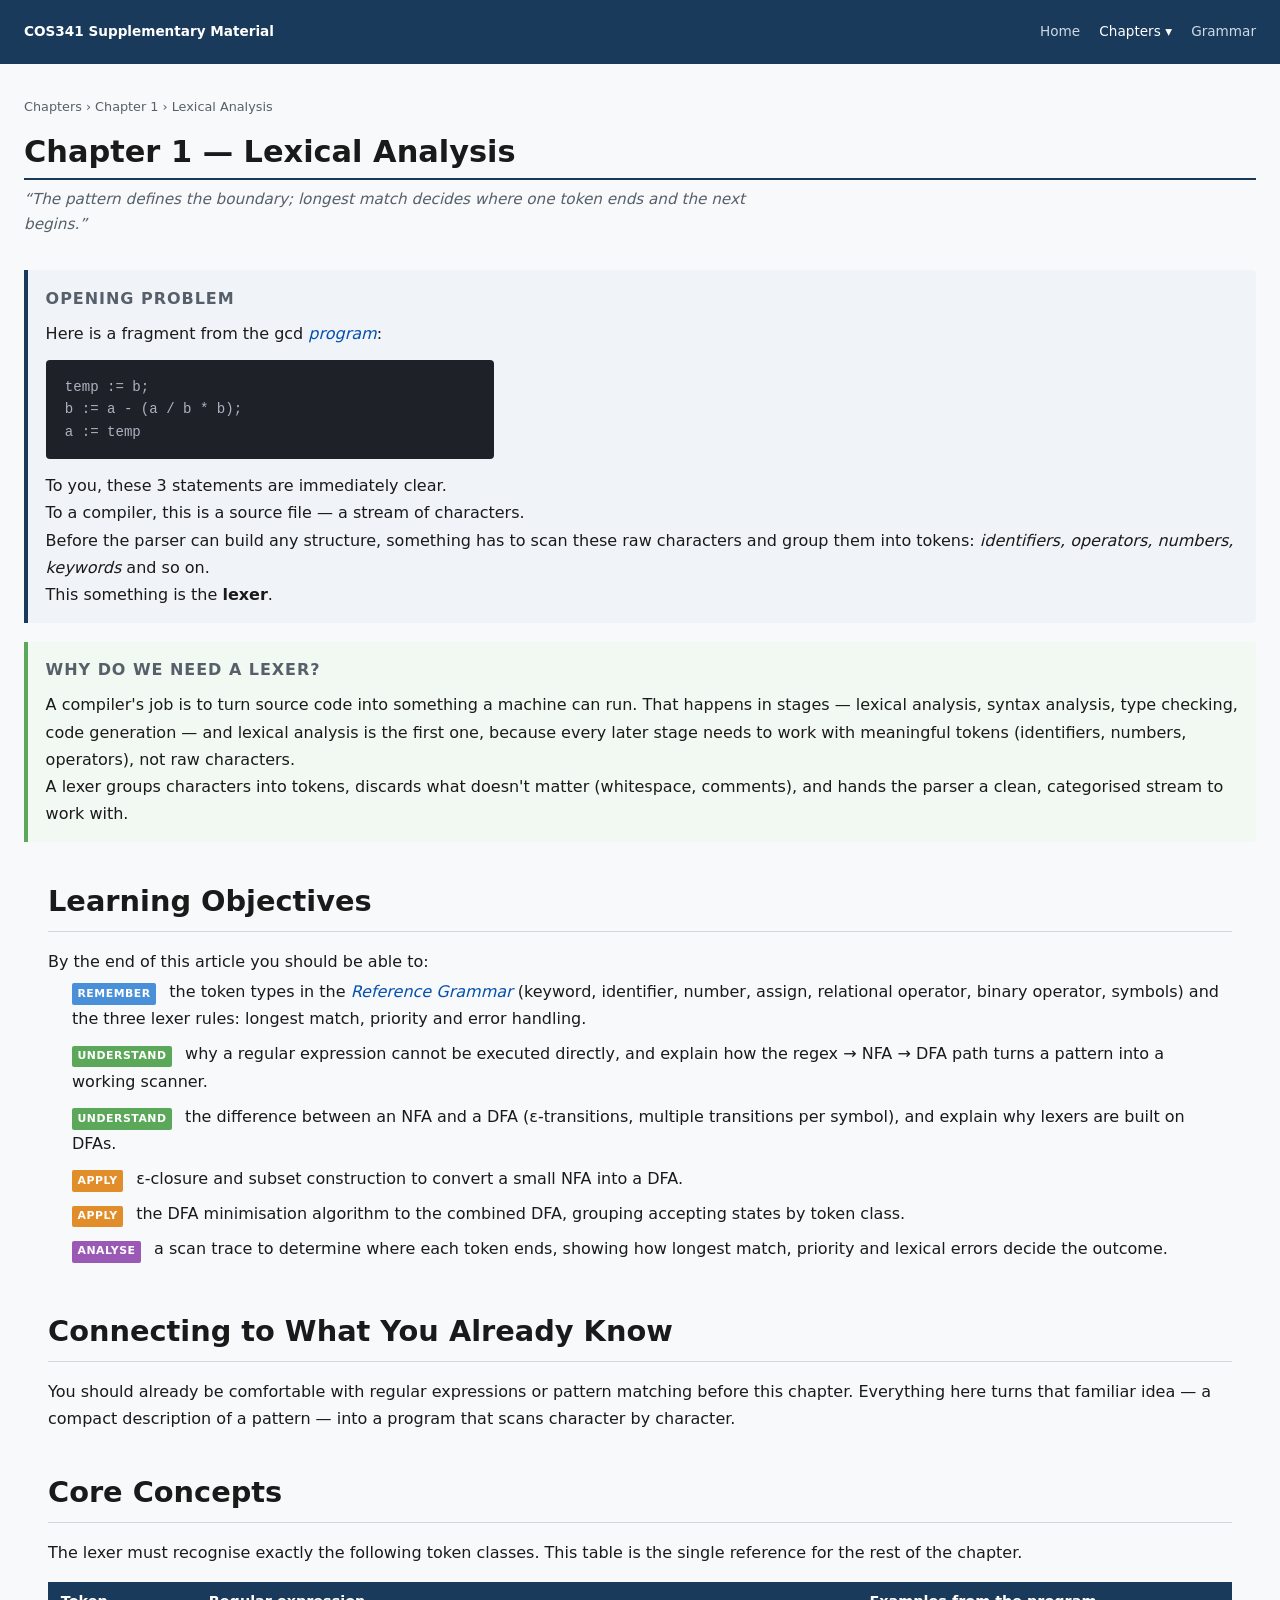
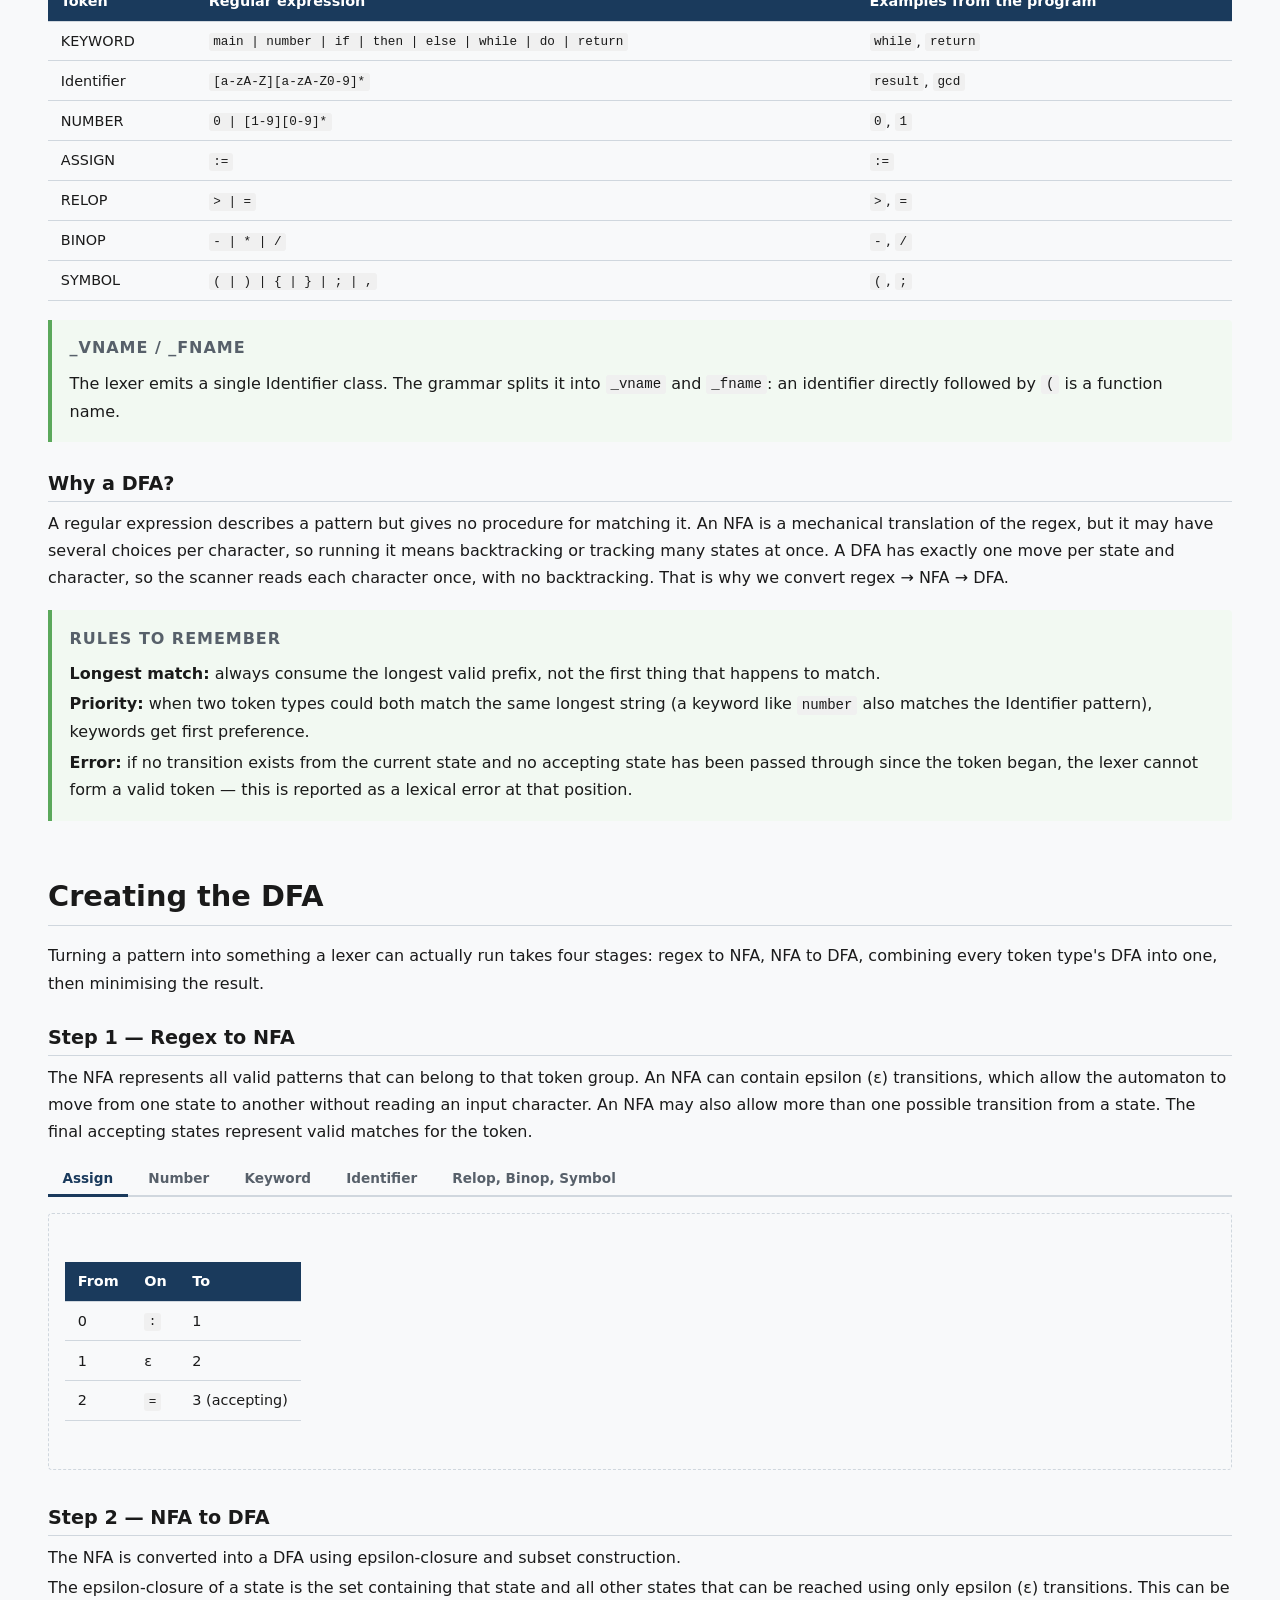
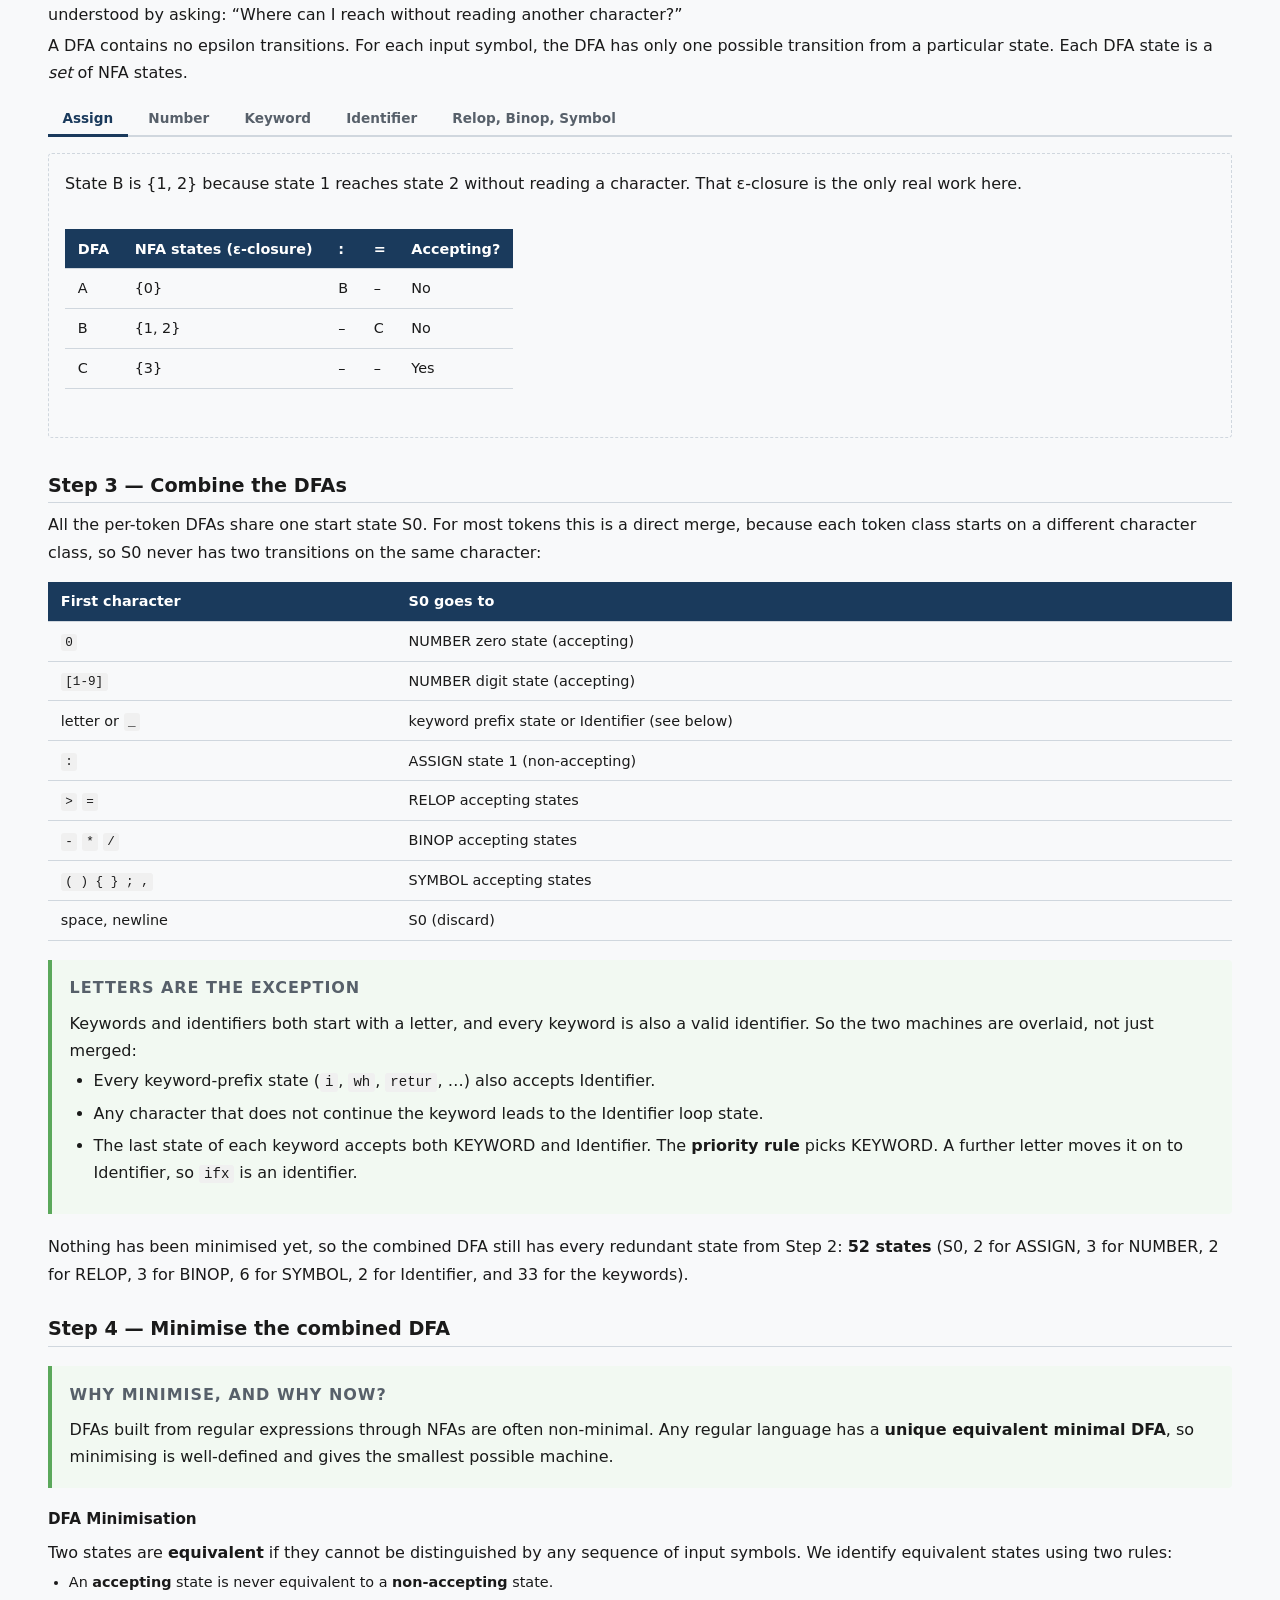
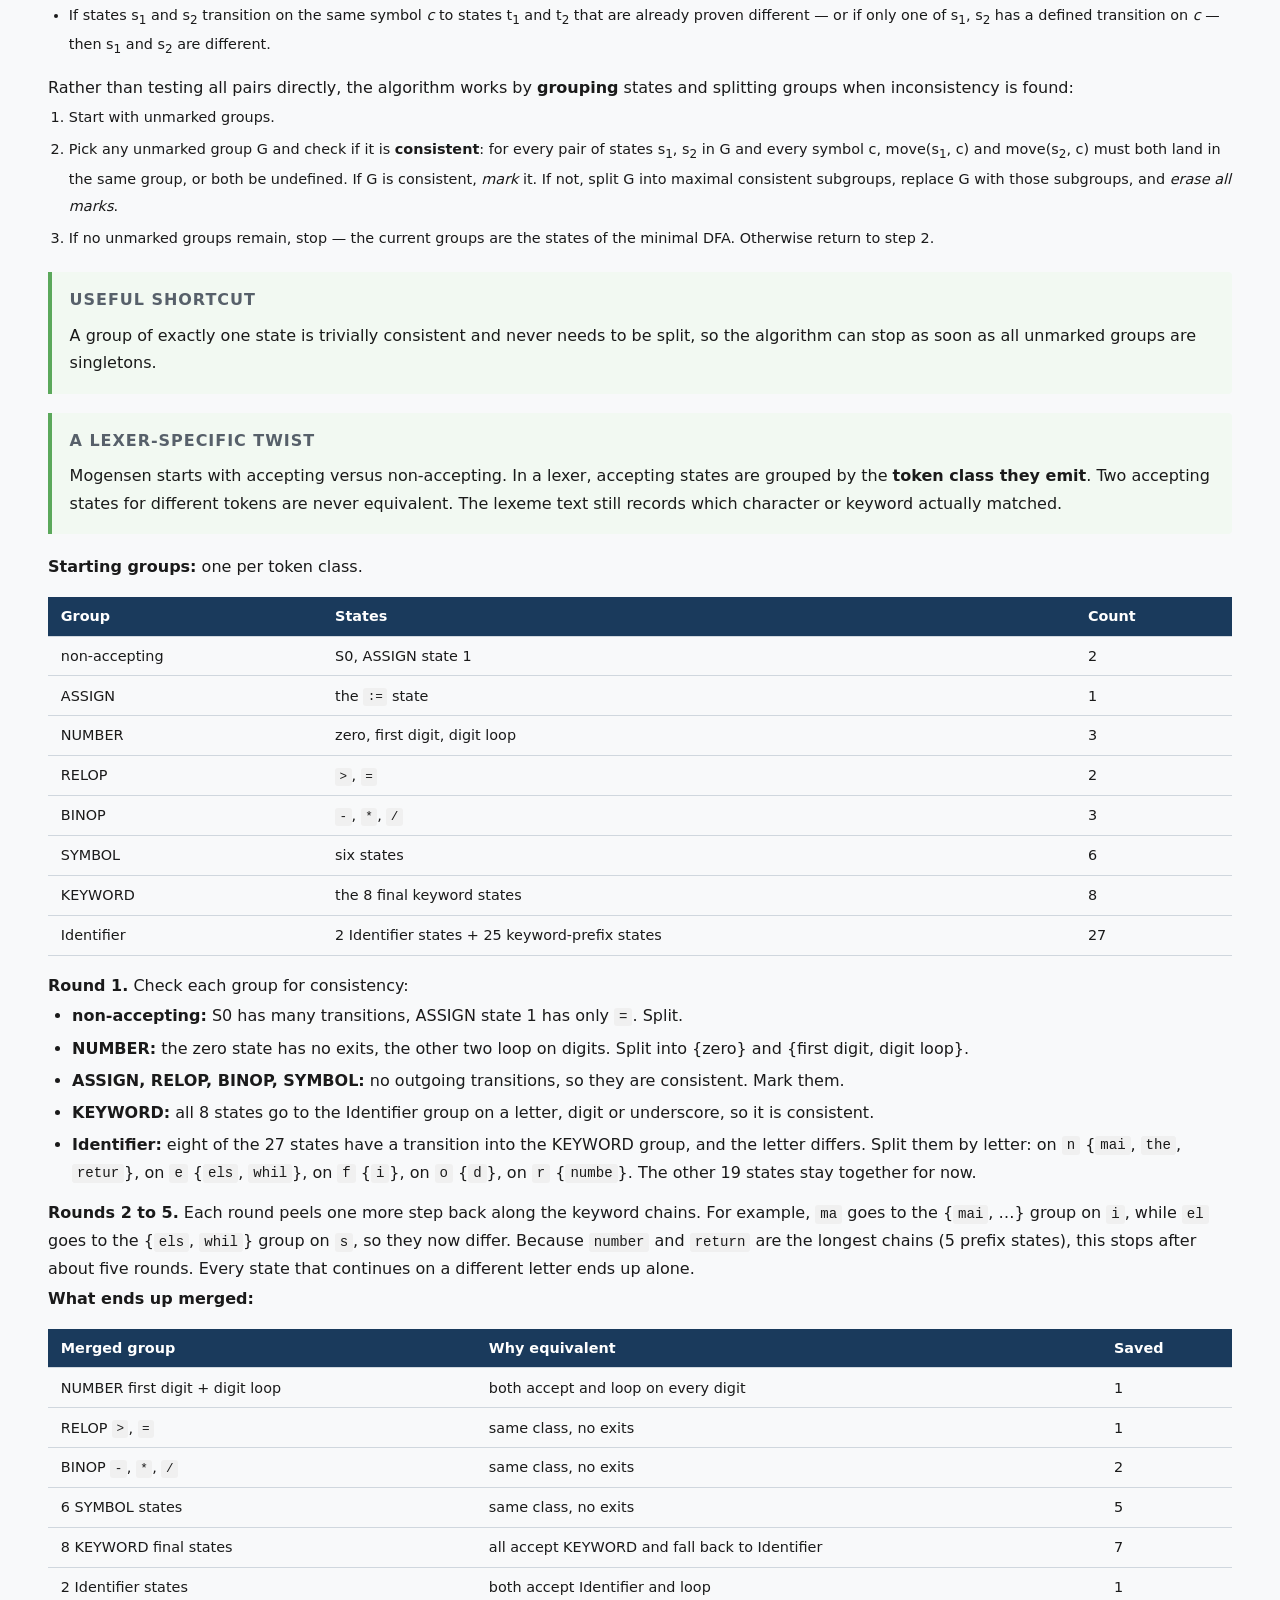
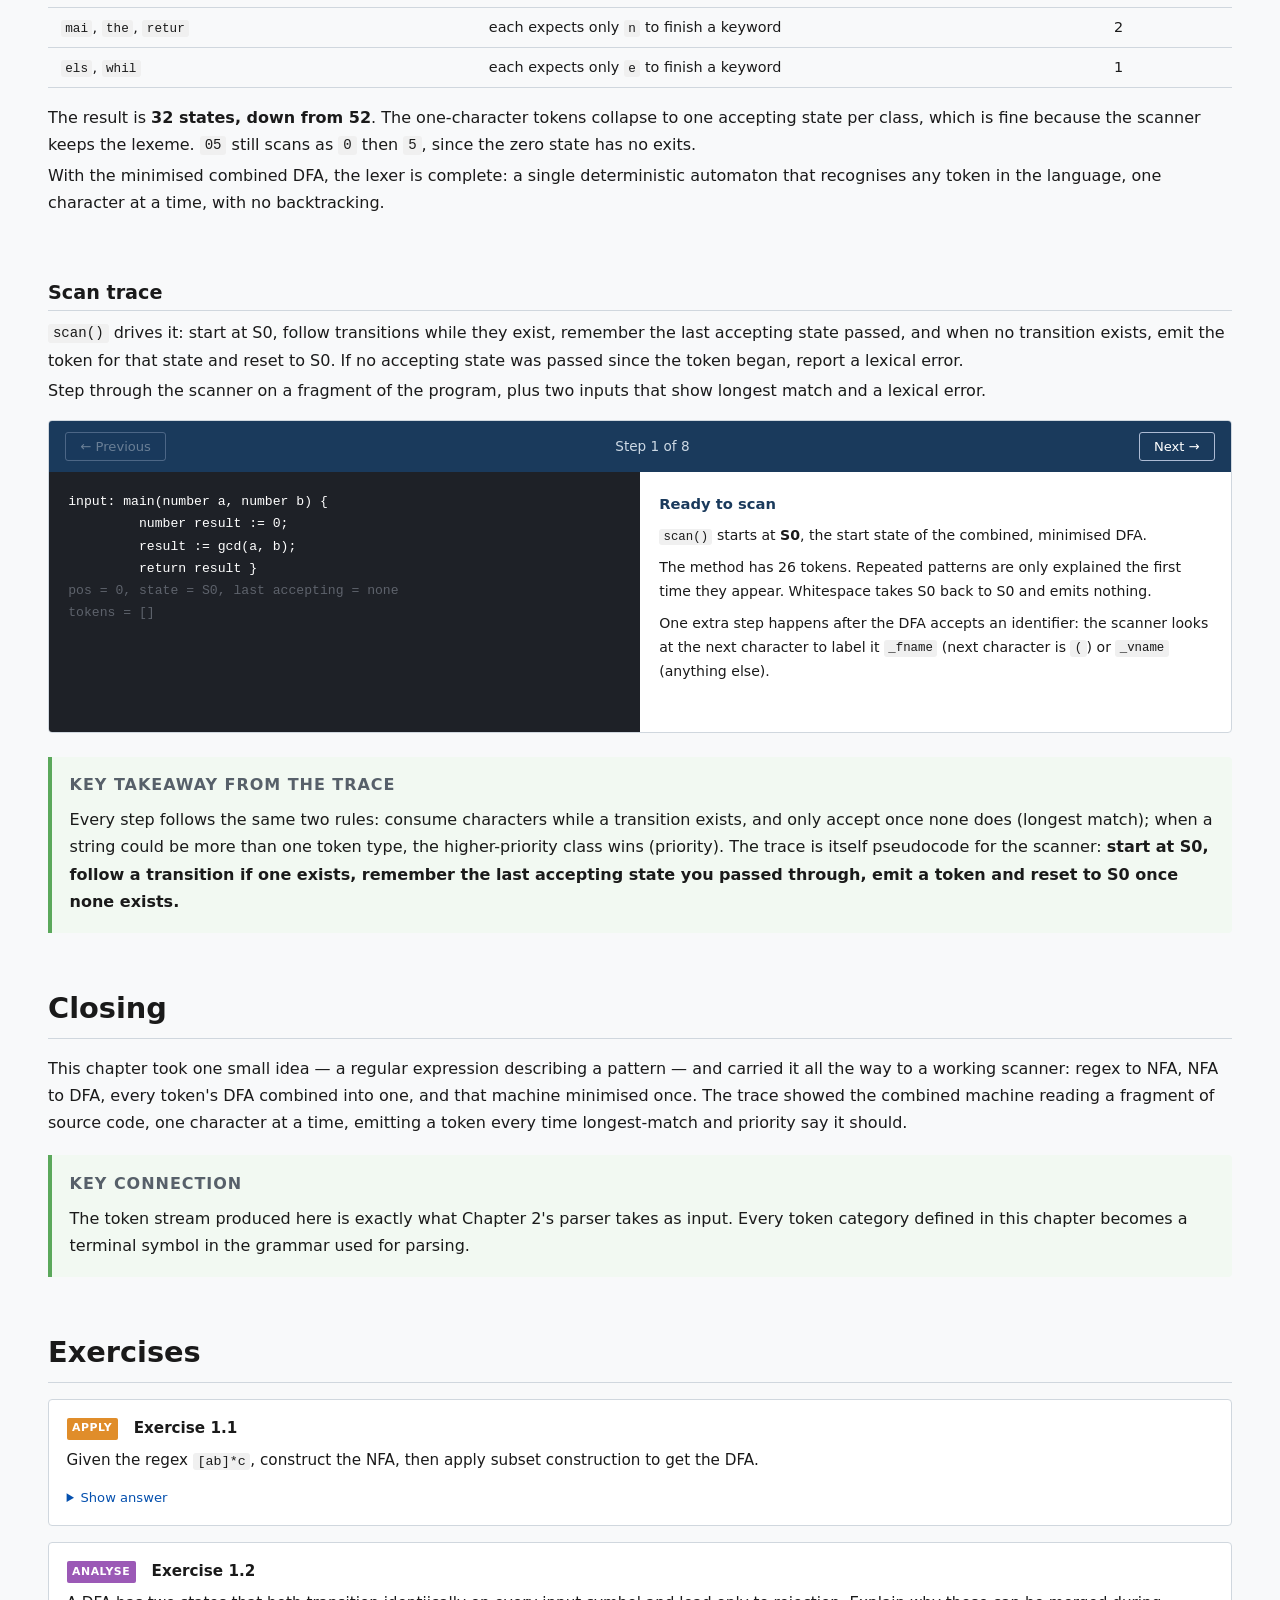
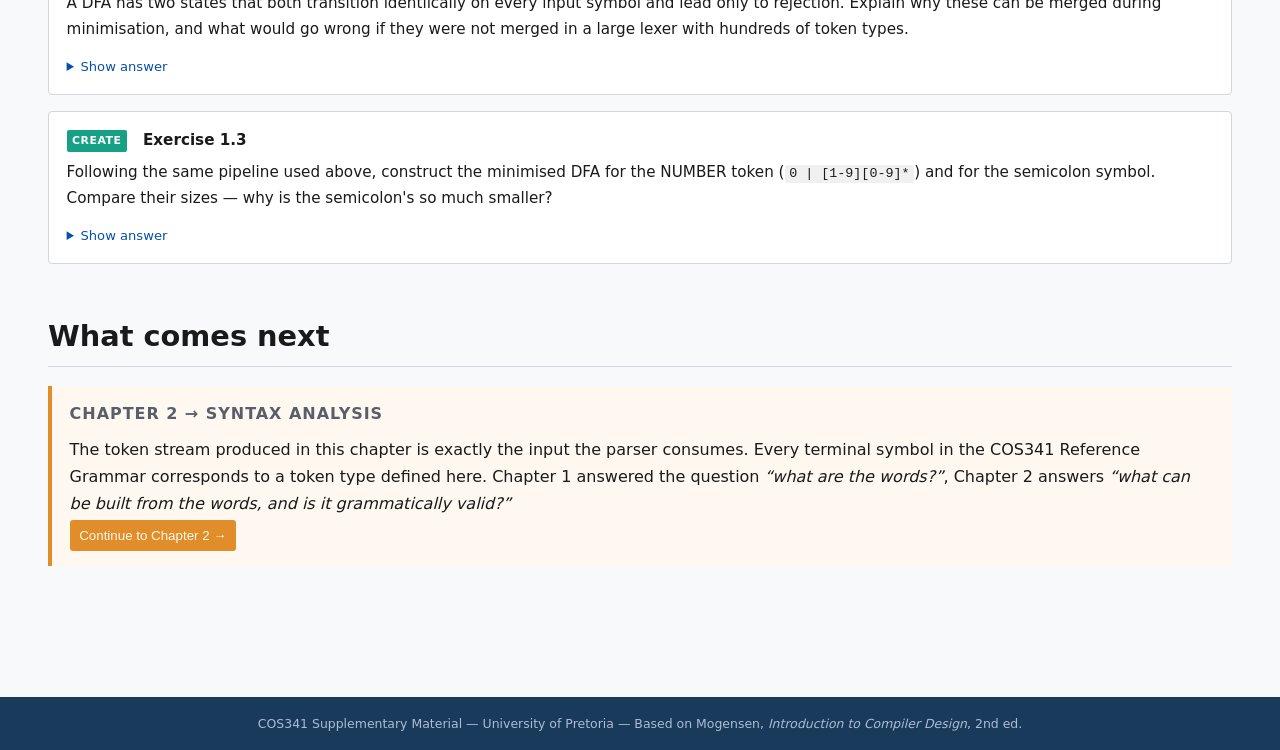
<file: pages/chapter1.html>
<!DOCTYPE html>
<html lang="en">
<head>
    <meta charset="UTF-8">
    <meta name="viewport" content="width=device-width, initial-scale=1.0">
    <title>Chapter 1 - Lexical Analysis | COS341 Supplement</title>
    <link rel="stylesheet" href="../css/style.css"/>
    <link rel="stylesheet" href="../css/components.css"/>
    <link rel="stylesheet" href="../css/layouts.css"/>
    <link rel="stylesheet" href="../css/diagrams.css"/>
    <link rel="stylesheet" href="../css/interactive.css"/>
    <link rel="stylesheet" href="../css/chapter1.css"/>
    <link rel="stylesheet" href="../css/tables.css"/>
    <script src="../js/header.js" defer></script>
</head>
<body>
    <site-header></site-header>

    <!-- ── ARTICLE ──────────────────────────────────────────────────── -->
    <main class="article">

        <!-- breadcrumb -->
        <p class="breadcrumb">Chapters &rsaquo; Chapter 1 &rsaquo; Lexical Analysis</p>
        <h1 class="article__title">Chapter 1 &mdash; Lexical Analysis</h1>
        <p class="article__subtitle">&ldquo;The pattern defines the boundary; longest match decides where one token ends and the next begins.&rdquo;</p>

    <!-- ── EVENT 1: GAIN ATTENTION ──────────────────────────────── -->
    <div class="callout callout--question">
        <p class="callout__label">Opening Problem</p>
        <p>Here is a fragment from the gcd <a class="hyperlink" href="../index.html#program">program</a>:</p>
        <pre class="code-block">temp := b;
b := a - (a / b * b);
a := temp</pre>
        <p>To you, these 3 statements are immediately clear.</p>
        <p>To a compiler, this is a source file &mdash; a stream of characters.</p>
        <p>Before the parser can build any structure, something has to scan these raw characters and group them into tokens: <em>identifiers, operators, numbers, keywords</em> and so on.</p>
        <p>This something is the <strong>lexer</strong>.</p>
    </div>

    <div class="callout callout--info">
        <p class="callout__label">Why do we need a lexer?</p>
        <p>
            A compiler's job is to turn source code into something a machine can run.
            That happens in stages &mdash; lexical analysis, syntax analysis, type checking, code generation &mdash; and lexical analysis is the first one,
            because every later stage needs to work with meaningful tokens (identifiers, numbers, operators), not raw characters.
        </p>
        <p>
            A lexer groups characters into tokens, discards what doesn't matter (whitespace, comments),
            and hands the parser a clean, categorised stream to work with.
        </p>
    </div>

    <!-- ── EVENT 2: LEARNING OBJECTIVES ─────────────────────────── -->
    <section class="section" id="objectives">
      <h2>Learning Objectives</h2>
      <p>By the end of this article you should be able to:</p>
      <ul class="objectives-list">
        <li><span class="bloom bloom--remember">Remember</span> the token types in the <a class="hyperlink" href="grammar.html">Reference Grammar</a> (keyword, identifier, number, assign, relational operator, binary operator, symbols) and the three lexer rules: longest match, priority and error handling.</li>
        <li><span class="bloom bloom--understand">Understand</span> why a regular expression cannot be executed directly, and explain how the regex &rarr; NFA &rarr; DFA path turns a pattern into a working scanner.</li>
        <li><span class="bloom bloom--understand">Understand</span> the difference between an NFA and a DFA (&epsilon;-transitions, multiple transitions per symbol), and explain why lexers are built on DFAs.</li>
        <li><span class="bloom bloom--apply">Apply</span> &epsilon;-closure and subset construction to convert a small NFA into a DFA.</li>
        <li><span class="bloom bloom--apply">Apply</span> the DFA minimisation algorithm to the combined DFA, grouping accepting states by token class.</li>
        <li><span class="bloom bloom--analyse">Analyse</span> a scan trace to determine where each token ends, showing how longest match, priority and lexical errors decide the outcome.</li>
      </ul>
    </section>

    <!-- ── EVENT 3: RECALL ───────────────────────────────────────── -->
    <section class="section" id="recall">
      <h2>Connecting to What You Already Know</h2>
      <p>
        You should already be comfortable with regular expressions or pattern matching before this chapter.
        Everything here turns that familiar idea &mdash; a compact description of a pattern &mdash; into a program that scans character by character.
      </p>
    </section>

    <!-- ── EVENT 4: CONTENT ───────────────────────────────────────── -->
    <section class="section" id="content">
        <h2>Core Concepts</h2>
        <p>
            The lexer must recognise exactly the following token classes.
            This table is the single reference for the rest of the chapter.
        </p>

        <div class="op-table-wrapper">
        <table class="op-table">
            <thead>
            <tr><th>Token</th><th>Regular expression</th><th>Examples from the program</th></tr>
            </thead>
            <tbody>
            <tr><td>KEYWORD</td><td><code>main | number | if | then | else | while | do | return</code></td><td><code>while</code>, <code>return</code></td></tr>
            <tr><td>Identifier</td><td><code>[a-zA-Z][a-zA-Z0-9]*</code></td><td><code>result</code>, <code>gcd</code></td></tr>
            <tr><td>NUMBER</td><td><code>0 | [1-9][0-9]*</code></td><td><code>0</code>, <code>1</code></td></tr>
            <tr><td>ASSIGN</td><td><code>:=</code></td><td><code>:=</code></td></tr>
            <tr><td>RELOP</td><td><code>&gt; | =</code></td><td><code>&gt;</code>, <code>=</code></td></tr>
            <tr><td>BINOP</td><td><code>- | * | /</code></td><td><code>-</code>, <code>/</code></td></tr>
            <tr><td>SYMBOL</td><td><code>( | ) | { | } | ; | ,</code></td><td><code>(</code>, <code>;</code></td></tr>
            </tbody>
        </table>
        </div>

        <div class="callout callout--info">
            <p class="callout__label"> _vname / _fname</p>
            <p>The lexer emits a single Identifier class. The grammar splits it into <code>_vname</code> and <code>_fname</code>:
               an identifier directly followed by <code>(</code> is a function name.</p>
        </div>

        <h3>Why a DFA?</h3>
        <p>
            A regular expression describes a pattern but gives no procedure for matching it.
            An NFA is a mechanical translation of the regex, but it may have several choices per character,
            so running it means backtracking or tracking many states at once.
            A DFA has exactly one move per state and character, so the scanner reads each character once, with no backtracking.
            That is why we convert regex &rarr; NFA &rarr; DFA.
        </p>

        <div class="callout callout--info">
            <p class="callout__label">Rules to remember</p>
            <p>
                <strong>Longest match:</strong> always consume the longest valid prefix, not the first thing that happens to match.
            </p>
            <p>
                <strong>Priority:</strong> when two token types could both match the same longest string (a keyword like <code>number</code> also matches the Identifier pattern),
                 keywords get first preference.
            </p>
            <p>
                <strong>Error:</strong> if no transition exists from the current state and no accepting state has been passed through since the token began,
                the lexer cannot form a valid token &mdash; this is reported as a lexical error at that position.
            </p>
        </div>
    </section>

    <!-- ── EVENT 5a: CREATING THE DFA ───────────────────────────── -->
    <section class="section" id="construct-dfa">
        <h2>Creating the DFA</h2>
        <p>Turning a pattern into something a lexer can actually run takes four stages:
            regex to NFA, NFA to DFA, combining every token type's DFA into one, then 
            minimising the result.</p>

        <!-- ══ STEP 1: REGEX TO NFA ══ -->
        <h3>Step 1 &mdash; Regex to NFA</h3>
        <p>
            The NFA represents all valid patterns that can belong to that token group. 
            An NFA can contain epsilon (ε) transitions, which allow the automaton to 
            move from one state to another without reading an input character. An NFA 
            may also allow more than one possible transition from a state.
            The final accepting states represent valid matches for the token. 
        </p>
        
        <div class="tabs" data-tabgroup="nfa">
            <div class="tab-buttons">
                <button class="tab-button active" data-tab="nfa-assign">Assign</button>
                <button class="tab-button" data-tab="nfa-number">Number</button>
                <button class="tab-button" data-tab="nfa-keyword">Keyword</button>
                <button class="tab-button" data-tab="nfa-Identifier">Identifier</button>
                <button class="tab-button" data-tab="nfa-others">Relop, Binop, Symbol</button>
            </div>
            <div class="tab-panels">

                <div class="tab-panel active" id="nfa-assign">
                    <div class="media-split-container">
                        <div class="media-split-leftf">
                            <div class="op-table-wrapper"><table class="op-table">
                                <thead><tr><th>From</th><th>On</th><th>To</th></tr></thead>
                                <tbody>
                                    <tr><td>0</td><td><code>:</code></td><td>1</td></tr>
                                    <tr><td>1</td><td>&epsilon;</td><td>2</td></tr>
                                    <tr><td>2</td><td><code>=</code></td><td>3 (accepting)</td></tr>
                                </tbody>
                            </table></div>
                        </div>

                        <div class="media-split-right">
                            <iframe loading="lazy" frameborder="0" style="width:100%;height:80px;" src="https://viewer.diagrams.net/?tags=%7B%7D&lightbox=1&highlight=0000ff&edit=_blank&layers=1&nav=1&title=NFA-DFA&dark=0#R7Vldc6IwFP01PtoBwoc%2BFrXdznRnO9OZ%2FXiMECFdJCzEiv31m0giBNAitu5060tLbpKbeM%2B95yQwAJNlfpvCJPxKfBQNDM3PB2A6MAzb0dlfbtgUBsfUCkOQYr8w6aXhEb8gYZTDVthHmTKQEhJRnKhGj8Qx8qhig2lK1uqwBYnUVRMYoIbh0YNR0%2FoD%2BzQsrCNLK%2B1fEA5CubKuiZ4llIOFIQuhT9YVE5gNwCQlhBZPy3yCIh47GZdi3s2e3t3GUhTTlglk%2FsTjYWgRnDNItgOKKdLD3YPpAH8%2B18zbG2cUfgu%2FQ3uo73a2W7G6hFg1oxsZIDaGYcEa7jrEFD0m0OM9a5YNzBbSJV9bZ4%2Fs9yfoLs4YnsICs6SAbIFzxDblLnAUTUhE0q1r4HnIWiz4VJqS36jSA2wwBv6uRyIDmKXY4DNKKcorexY%2F6RaRJaLphg0JK7DZAqN1CbE0CSeGxFXkMZCwQpFgwc5ziQF7EFGUTYHKKQgZTYSQ30jiJmRklXrogF%2BzCS1z%2ByiaJKUhCUgMo1lpdVOyin0O3VRjrXLMPSGJAPkJUboRdQ1XlNSSYg9%2BFKYBogd267SDmqIIUvysRqM%2FRI2qa90LUCgIzmX8tCYY%2BxFtRP6%2ByIpqtGCEg5g9e8wfYqXg8jTHjKyuRccS%2B34BDMrwi9gJhyYhOKbbMFjuwJqWdQKjFZKpZ0eUQ5LAWNmN%2FWfFOcpdkJgOsy2S12yAYSb51o%2FsZ0%2FB9j%2FvLnyxcBbuRE%2FX2myFUUwZale64QClGocHkBbeH3gEKl7GNQe26oEsFhlLwHqm7PbYljzdssXcX6JlArAAURX7NnZVeTEmMaqRqDAdkTdKQZ%2BcI%2FpoT45op2ZIlb3B8ewNrKOpoSddWz3pukIGsX%2FNTzIcwAhmGfbUzFAxY47Szc9q4xdvXFmyOc2rndONaPVmYvN1gORpqbWsK6hZBzS1vYx1qwZs3UUhe2JW9ThVdwRUR7sDqHRUxKHh6HVWeBvVty%2FnstbKBob11ueybjTuXGgcuPp5abwB9vloXO%2FL468du%2BXqlaw5%2BVTdVwNQjulP6YM9V2axVjmJN07WDX10xNmvuyJYZi1HOirC0UTejSbkubL35UC3mtT%2BoW8Hhg2XnPXieZZsbwvTd74tGKqwd04oeTUYqTP63Az6kk71lnuk6m9lnRl9smJAz7qeBj6S9lvjN38n07GoRxfxBy44r%2Fg30D6j%2BI%2FfSfydVm4%2F%2Bzu3PrrfUeUNox37E1XerF%2Fo%2F63KS%2BLpr%2FLj%2F1zlJ7OBa33O14J93%2FNfPsW0C4FZf%2BdzLtmXsH1u2TfOK%2FsNtHvIPmuW31mLgi0%2FVoPZXw%3D%3D"></iframe>

                        </div>
                    </div>
                </div>




                <div class="tab-panel" id="nfa-number">
                    <p>Regex <code>0 | [1-9][0-9]*</code>.</p>
                    <div class="media-split-container">
                        <div class="media-split-leftf">
                            <div class="op-table-wrapper"><table class="op-table">
                                <thead><tr><th>From</th><th>On</th><th>To</th></thead>
                                <tbody>
                                    <tr><td>0</td><td>&epsilon;</td><td>1, 3</td></tr>
                                    <tr><td>1</td><td><code>0</code></td><td>2</td></tr>
                                    <tr><td>2</td><td>&epsilon;</td><td>9</td></tr>
                                    <tr><td>3</td><td><code>[1-9]</code></td><td>4</td></tr>
                                    <tr><td>4</td><td>&epsilon;</td><td>5</td><td></td><td></td><td></td></tr>
                                    <tr><td>5</td><td>&epsilon;</td><td>6, 8</td></tr>
                                    <tr><td>6</td><td><code>[0-9]</code></td><td>7</td></tr>
                                    <tr><td>7</td><td>&epsilon;</td><td>6, 8</td></tr>
                                    <tr><td>8</td><td>&epsilon;</td><td>9</td></tr>
                                </tbody>
                                </table></div>
                        </div>

                        <div class="media-split-right">
                            <iframe loading="lazy" frameborder="0" style="width:100%;height:295px;" src="https://viewer.diagrams.net/?tags=%7B%7D&lightbox=1&highlight=0000ff&edit=_blank&layers=1&nav=1&title=NFA-DFA&dark=0#R7Vzfc6M2EP5r%2FBgPoB82j%2BckbTOTm7k2nWnv3oiRbe4wcjFOnPvrK4xkkMAOICOSCy%2FBLEIQ7e63ux8LI3C93v8ee5vVZ%2BqTcORY%2Fn4EbkaO48IJ%2B5sKXjKBbUGUSZZx4HNZLngIfhIxkEt3gU%2B20sCE0jAJNrJwTqOIzBNJ5sUxfZaHLWgoX3XjLUlJ8DD3wrL0n8BPVpl0iqxc%2FgcJlitxZdviR9aeGMwF25Xn0%2BeCCNyOwHVMaZL9Wu%2BvSZgunliX7LzfThw93lhMoqTiBPr4PV0Pxwq9R6aTw4DsFDEDfCQ%2FVvd3f2%2B%2BJX%2BtPq83Vzd%2F3l3Zxzs7XpH4pSXKr8lFW7qL5%2BTMvICPS17EyqbTPvBdGicruqSRF97m0llMd5FP0ru12F4%2B5p7SDRPaTPidJMkLtxpvl1AmWiXrkB9ldxm%2F%2FJueP0Zi9yuf7rBzs5f2XvjeNonpj6O%2BAZNwy%2FPiJUnO%2FJcFxTKPIHRN2LTsxJiEXhI8ycvocdNcHsfl2mM%2F%2BPqLXa7PamOovhnJM7xHsfBWWYunTaGksvvMnIrL7IXBMmK%2F52w%2BEjPBE4mTgPnQJ35gHfh%2BplGyDX7yO0kXekODKDksA5qN0M1xoZ%2B8cEeEzeIwSXWy8SLpbvB%2Fu9R1ZgsaJVfbgwl8YgMcuNkf5hHH2a8l33prZjez6HGbbkbXt6MZEtOzFc6uIAYfboP9H2RfUFpNzfJTrqwxF3D0Eyqp0jyf%2Bku6IoUhdLHYMpNTTeN4B1XW0tL1Qdn1qzy9YA5hyGA41evzKkjIw8Y7QMAziwSygTDo25C7aMugXJjMdpOh9SLYpx4%2BWwRheE1DGh%2BmBvM5QYvF0RULRwAGLvDPOGkNpa0KiI25Ozzn6C5EYpKJJWkRQEvXgVtqCHYEzrgPcC7rL4drCaxz7D4B1zXBGWJNcFZclJuH4yrmMVHMI7sxflYTP26F%2BkgT9eGA%2Bvqo70yADPz1rUoH%2BOtZCD4NFLnS2Qoksr6rMF5G54hGRIFyLmpgKxKsaNuFPT1hF5auCRRjCGgeQxBqHENaBo1Jy6BRAIDI%2F5SWUqkCQ2%2B7DeayZcg6a4virZPuE7BeVJAo1yr9tqA1dCayV6P%2F9BXwz2JvCfxL8xzrRj7R0aYuHUVaWtG0o9TDmZbMrbeyj%2ByDpHAa2%2FsqZmS%2F85PSHX2rbRJa6tsjwkiyI2jVM8iOshFXMxspW8eQjTTNRhwZWIxkIm3ZJ9QRzIhwfFGY4XBhF8CCrTY6ixenoqPTWXgE3QANRDLQAOiMlZzGLNTYWBNrbPQuweZkissuYTMARjdd44s1aWo8V2p5pKCSQciRKNuB9jpdskCsTXvV5K3BaZz%2FOAUq6LdAhRNjBapTUVsMHngIsYpOzpWnnRLPjttRXgbKyr1YXiZyr9eLuELB6EoVoz220LRxYnY4%2FoXEAVNOCiZNSGqs%2BwSxZraGFfc2S1ILPGqdqznuu8zV3lZhaFlAIQtqm1X3LDWoRU3%2B6lnAxGwWUIo4Kkx0lwWAioebQxZQkZmhqaE8XIDDx%2FZA2G8ejlxzHlh8kHJRjr9D8q0JV2%2B8HUzCtL7bwcBEM%2BcC1W0ifeVcqQNfnB%2FLJr0wPwZdV%2FLp%2BhS8uO5UOl9tIzPIlsEKgn6I0qlOXZUONxSl4dDOwba22Shd0ra5dg7Ytp%2FjtSgNy%2FDeRY9f5UOzds%2FMLtQXiLvpCwSv9QXWbQ1B8JWJzHI3cKqZR4h3Qt5IHqHN3Wi3kp3LH6yxhZAc%2FuunD30kCF0xxbj8dLaXIuJc2%2FIYADBqUFhoEcWggTHVRy1sKwxQzf6h8kTYHbuy4aJpLuqpOVqXd4YD73yB9mhbkLtm26NbQhrq7J24DiGtSX5l%2FE0MpMuLVEOO2oyLkQI2dbELKCCI7Yna22QYtxxN3ELDy3z6iZiLoWQWbxu1htf56tXuxp6nIHg6VHwcpkbbSfWYGoPPU1BXzcyo%2FDJ9R6XQMVVoXgrJfTQXyhvcapPQbY5xFBtRudvaeYMyEXR7ZWqQbkc0ep8d0W8oa%2Bivy6YtaHVFL4vo9%2BGKHex0A1pT2aqw0xK01NbAIwPUE2jp0svoF6OXB9B6HbQqSOeh1qnIfi%2FQQV7zGwMV3vrxah3cb61jsHsTV3CkgwcWPc4024CdwQPBbNpv%2F7RBtgFr8H0HF2NCn%2B5YjnNb1zPfkx%2Bivrqo8cD6sa1r1g9L2jboh0OH5AmdYFknxjok8dAhybaOYQ9UtW2uQxJ3RWGJlOrjUVjdPK9XbQSr37yq3WukPvjv6uNZNQFHl8LCA4X1bikstpt%2F0zsbnn8ZHdz%2BDw%3D%3D"></iframe>

                        </div>
                    </div>
                </div>





                <div class="tab-panel" id="nfa-keyword">
                    <p>The eight keywords are <code>main</code>, <code>number</code>, <code>if</code>, <code>then</code>, <code>else</code>, <code>while</code>, <code>do</code> and <code>return</code>.
                       One &epsilon;-edge from the start state into a separate chain of states for each keyword, one state per letter.
                       After the last letter of a chain, an &epsilon;-edge leads to the shared accepting state.</p>
                       <p>
                        The diagram below demonstrates this construction using if 
                        and else as examples.The same pattern applies to all eight 
                        keywords.
                       </p>
                        <iframe frameborder="0" style="width:100%;height:204px;" src="https://viewer.diagrams.net/?tags=%7B%7D&lightbox=1&highlight=0000ff&edit=_blank&layers=1&nav=1&title=NFA-DFA&dark=0#R7Vzfd6o4EP5rfKwHCOHHY227d%2Fecu2f3nD7svY9UonIbiRewav%2F6DZBAEtACClarL5IhGTAz882XSdoReFhuv0XeavE38REeGZq%2FHYHHkWHoFoT0K5XsconjOLlgHgU%2B61QKnoN3xIQak64DH8VSx4QQnAQrWTglYYimiSTzoohs5G4zguWnrrw5qgiepx6uSv8L%2FGTBfgXUSvmfKJgv%2BJN1jd1ZerwzE8QLzycbQQSeRuAhIiTJr5bbB4TTyePzko%2F7Y8%2Fd4sUiFCY1A8jLr3Q%2BDA17L9QmWYd8CNewfH9DTw4O%2FzHxyxq8%2Ft7cPft3evFmxRORX5mi8plMFJN1NEUH9ALWL9nxmY3IOvRR%2Bi7aCExIlCzInIQe%2Fk7Iigp1KvyFkmTHfMJbJ4SKFskSs7toGyQ%2FhOufqaoxZK3HLdOcNXa8ESbR7ofYEEalzXJY1uLj4iQir4UHACphvuhFc5Qcmk9NmNBviCwRVUsHRgh7SfAmT6zHnHVe9CuG%2FkuCMLUmC6w7aNn5GBZXwHTGEMhq8pdjI0vPoBfCq5SizNy8ydyn3vdqf6khBaL3wu2sVZ1mv%2BdJHpI63vfce0W7eziYh%2FR6SvWhiAreUJQENGTv2Y1l4PupjkmE4uCdvUlqxVU6FdnkwMkIPhZWfPPwGvEQsTB9y8mMZNNdvo31e034jbs488l72sF0VttMD79Pr%2BZZP66JTmauLJezJ9JXRlvB%2BA09hJtfG%2BsW94AGXsO7kNksRi2doSOQgCqQ1OGGYG2MKainZtssggQ9r7wMUDY0r8j2p0C6Qn%2BFMU0M3CPiVY79s2CbIspkFmD8QDCJMtVgOkVwNivCWLgDLOAC%2F0CANzDUQsB%2Fi3n7pswVXMRNZxvaWBM%2BuhzHOtxvVcloR4aruR%2FLS5vQn57Ik19nG3lWQxIixQRM1CJwpdywN0jjlRc2CVJ9X5DqQpDmyloGqWh70Mj2srX5mBbW7hiPsKfErlczOwr9%2B5R6pabGXhwHU9mHZOvyNF6m7p9CUq9P49VoLRN7mct%2FSqm8PrE3TOPgY%2FNzSliL24JPwAMmz55A587bCR1Y1pLIoEoHLFd2LF2FkdyOFS5Q1QRsRZOlaBqWVVhHsgp4Xawi6JlVGAYHE2Z%2BTuuaU1NdGTEg57D7wjit1oueWZOlt7MsaA4hYbslTlMk3AOF7RY0XTDONOUlj%2BGOoeGWH1tZ%2FjSGPMNRsrJ5VshzjoQ8%2B7ogj357y5Rmhi9x%2BjV6eBpNYO84CKDsbI1h8Ay451Zx77bWSg0JoRLZQ62u9Jpg%2FXrLK2Pg5VXF3MMtr%2FS%2BCqe6OQz3OFlhtAuLaco92oB5i2KqZSlrHrfr6glCU9ZkaWMNCCTFOiez4NS8e432yoq0qE8akVpeU1ZT7X3TURQ4soYBWYZ%2BYSXdJXljbqUrbpYXoRIvEdo%2BwkhsIz8Qm5hMXwt8leNHH5TSqCVE3W2f4xTwqPeHE3EA7SAHOOxwZluH%2BxyE6gIdr0Pt2tCG4tLsOY3oVOcq9OAbw2ZNWhusxlzNM7ZSQS5IQWsOZCsVZEdR1JnzdM1bVk%2FUHFSd7mscajBOUgOsYc%2BGwp6BPYYH2HNjlzTVpFmpHZ6VltvH0nLrumg57r2651hdeXkxQhkyJBF3egI0w6n1o772OU6046u3Q72GGHeafY6azQYor%2Bh06I61A1DUGOOU%2FG2qpc6BMc09FtPqffFiMe22jfEhrgnHYk%2BMazVnVD7J%2Fu3w3M1u4Ul9L%2B2U09vtUaI4XH0lKBH3DQgXTHukBfIF1B%2BHqwma8OQ1wYbxC%2FaD8meryu0N2qNLnObA25yqubtU4rrGYOuS7FeJQUM9gdlXXf5jG%2FV11NeoP1n0mWmU0R%2BPcuvd5jw86thjssaVnZPtdWOX8ijTUv7%2Bqv05WVehYoqCLsSqobPYt6QNpKX3EElbzQ9DJu2aeuEtaWdBB9yxK36UFD7QDifHgq8dkdbAEXnY%2BMVfoPcfn6Cm7nWLz9RE0DnTwhYcoMlfJyLB0Od3nbPlSHBEcSkLMir0yZqy3aemsXlRkWic6yQ9uJWY6Lc9NFs9wUl62iz%2Fu0m%2BeCn%2FRwx4%2Bh8%3D"></iframe>

                </div>




                <div class="tab-panel" id="nfa-Identifier">
                    <p>Regex <code>[a-zA-Z][a-zA-Z0-9]*</code>: one letter, then a star over letters and digits. Accepting state: 5.</p>
                    
                    <div class="media-split-container">
                        <div class="media-split-leftf">
                            <div class="op-table-wrapper"><table class="op-table">
                                <thead><tr><th>From</th><th>On</th><th>To</th></tr></thead>
                                <tbody>
                                    <tr><td>0</td><td><code>[a-zA-Z]</code></td><td>1</td></tr>
                                    <tr><td>1</td><td>&epsilon;</td><td>2</td></tr>
                                    <tr><td>2</td><td>&epsilon;</td><td>3, 5</td></tr>
                                    <tr><td>3</td><td><code>[a-zA-Z0-9]</code></td><td>4</td></tr>
                                    <tr><td>4</td><td>&epsilon;</td><td>3, 5</td></tr>
                                    <tr><td>5</td><td colspan="2">accepting</td></tr>
                                </tbody>
                            </table></div>
                        </div>

                        <div class="media-split-right">
                            <iframe frameborder="0" style="width:100%;height:195px;" src="https://viewer.diagrams.net/?tags=%7B%7D&lightbox=1&highlight=0000ff&edit=_blank&layers=1&nav=1&title=NFA-DFA&dark=0#R7Vxtc6I6FP41fNQBAgIfq%2FXu7uzubGc6d%2Fblyx0qUekicSFW219%2FE0iEQHxBCupKP7TmEA6Y8zxPjqcHFTBabD5E7nL%2BFXkwUHTV2yjgXtF1WzXJb2p4ZQbbTg2zyPdSk5YZHv03yIwqs658D8bCRIxQgP2laJygMIQTLNjcKEJrcdoUBeJVl%2B4MlgyPEzcoW7%2F7Hp6zd2Gqmf0j9GdzfmVNZUcWLp%2FMDPHc9dA6ZwJjBYwihHD6arEZwYCuHV%2BX9Lx%2Fdhzd3lgEQyw5AT090%2FXQ1cB9IiFJJqSncA8gxI%2Ffv8G1%2Bu1ubT5%2BRm8gCHra9s62V4ReaYmyazJTjFbRBO7xq1tsIn7lSxuhVehBejOqAoYownM0Q6EbfEFoSYwaMT5DjF8ZKNwVRsQ0x4uAHYUbH%2F%2FIvf5JXfVNNrrfMM%2FJ4JUNYhyh39tQAno4xNHrDz6XDnJ%2B6DBzlIy4JwZGN5pBvOeNAz23oh8gWkDihJwYwcDF%2Fou4si5D62w7b3vqA%2FJDGk5GLOAYfTBwHBOY6kDVbSd1wFgGLHLUAYDwzzaAQaaI%2FtO7Zi4zzJAXuXvMTAkQ%2BJABS45KeewFirpPHABqGU67MSlAh0LyS4rrPCDcwJ%2BF5PWE%2BIMRMbzACPuEzHfswML3POpjGMHYf2N3QoO5pEuRLI45VMz7bXhf3GAFOXkGAaYIWrqhcDeDPyvK4eEUhbgXJ2C9IxN0Y7lJ%2FPDj5NWM%2FXUXBOHD8Cmmf5TRWBma3D1Z4fQKfHJyG%2BR9wE0OKkfiiZ2i9lXNtASE8KAcgTh%2BhlY4BU2nMayInxNVCZRVSSZCOYAEAdkhaKTXcx%2FDx6WbqNOa7FEiZIgqL%2BGnMCa7DAdRvEw3kqm%2Foeo0nPpBMEIBihLXYDKB5nS6lZLcETAgnPOkInN0GOe5zWTACLLONh5u4k5stcB7dXdYhSjVpLSxeyfIgkDeKxZXWxYMcRlDFMLCmjNTBXILG4sYDOM9qK3ZO6it1mVxPvygevhts3L4T2SkeWKekKNo6N3RBI2GNHDj2J%2BIWBGjeOouvYuKB%2Fdt43CAeBIold5c1Mw9pJTv7pouBtZQCy7SfKu0gZcdaaKjLYLeOxM4Nd3UyzjqlP2cyq6BTtpvW9q1vPT9ldqugcMh6sS9vrg7JwLpUDGBa9TNFRN0Ww7cmsUEvYBIAJzTEAnAAWi3XHhgVz%2B98uCUpe2MpQe6V9XaxMgl3N7bXe8XvVC2n6V%2BL6bgwJzwus%2B2%2FmCJHlqsP%2BiSsmiXplKCF9IUs0j4ptJUHrZrSFObS0r1dpPSUrS11pJSvUYJMKEYMXpoRWR3fCwzOx4ew8MrqgQ2x8Pa1fvr4aGk8NfthEnqa%2FUtUwhLazUbfXA9JPyLazYyCLRXtkn%2Fw94x87KYaXfMlDFTuylmSupgHTMleUxrtASSAlBHy9Y3zFL82%2BMk6Co6l8bJK6rotMnJM9d4muHky6g3Rl9%2Ff%2Bz9N3r%2BM36A%2Fw5%2BIVnvaUdJOgTNU1IakI6Rl7BLlsLfHiO7vssLY%2BQVVVvbZCS4GUY21VIByjCq3VKxrz0i64j4qeQbIuTtEbw5Q%2B0bNm%2FJoOdpfZWkjftaNOjgAUY%2BCQcFb6Vmix1dQjWbLcxiIaLYQXRsswVx1Nec3E9Bkpy%2BY5WONt6IIc%2FsKjRi7Ib9xfRhdI%2BANNqCIYdQU0%2Bm8c%2Bdl9dMVtapg0na%2B8nUABRkyjhRpiztgKOWpUivKUVa9zjazWuR5HNRVS3aTeVmpIgsumMJcmQDUFGQZMlULqVjF8i6XjXnUN9rMjqcn8mjYFWAXgXhM8Tk3ix%2Btjs6P3MKzbD2eYXPqCt8ZXReRTPsTuHjzbAqSS%2BvoR%2FW0EUP51TArg3ouNJAE4148oh0PUBSlp%2B5WNtMa97h%2FbDj5CVwsuv%2BkXLSuB1OvkO9di%2B0WqrXakqlx9m2Hzoq1D%2BUUta%2Fp%2BG8gXKHmFyZ4OSsXyx3DLS2vntH%2Fi%2FcupXXC3sErit3tJ%2Fsy55%2Bex8Ra%2BBLweRVi1Ixdq8UyWVPOyB6ZQFrs1xrm32V%2FJDkxjKBbhfUTDf6qulYju6oQNOBcZq2WcDpO0DwbBR1smV5q1vNlWXFnbxdp7yRYfZ1iun07Dspwfh%2F"></iframe>

                        </div>
                    </div> 
                </div>








                <div class="tab-panel" id="nfa-others">
                    <p>
                        These three tokens groups are single-character alternations. 
                        </p>
                        <p>
                            The diagram below illustrates the BINOP construction as an example.
                            The exact same structural logic applies directly to RELOP and SYMBOL:
                            each has a single start state with &epsilon;-transitions leading into
                            individual character branches, all converging onto a shared accepting
                           state.
                        </p>
                    <ul>
                        <li><strong>RELOP</strong> <code>&gt; | =</code>: 2 branches</li>
                        <li><strong>BINOP</strong> <code>- | * | /</code>: 3 branches</li>
                        <li><strong>SYMBOL</strong> <code>( | ) | { | } | ; | ,</code>: 6 branches</li>
                    </ul>

                    <iframe frameborder="0" style="width:100%;height:150px;" src="https://viewer.diagrams.net/?tags=%7B%7D&lightbox=1&highlight=0000ff&edit=_blank&layers=1&nav=1&title=NFA-DFA&dark=0#R7Vpbc5s6EP41vHQmGZDAl8c4SdOe6Zk5M3no5aWjGBnUyogKObb7648EEnc7vtQ4NH5pYUGLvN9%2B30obWfB2vnrgKA7%2FZT6mFrD9lQXvLAA8Zyz%2FVYa1NgxhZgg48TOTUxgeyW%2Bsjba2LoiPk8qLgjEqSFw1TlkU4amo2BDnbFl9bcZo9asxCnDD8DhFtGn9THwRZtaRZxf2D5gEofmyY%2Bsnc2Re1oYkRD5blkzw3oK3nDGRXc1Xt5iq2Jm4ZOPeb3iaT4zjSLQMYE8%2FVDyATdGThCR9IRtiPITg89dn5Nrf%2Fhn44cPk6fvoF71y8pnlX8R%2BI0TFN7UpYQs%2Bxdv8atgTsTah5WwR%2BVhNxrbghHERsoBFiH5iLJZGRxp%2FYCHWOinQQjBpCsWc6qd4RcSX0vVX5era03d3K%2B05vVmbm0jw9ZfyTWmUui2GpXdmXCI4%2B5mnAJQWnYyIB1hs%2BeHDUkAfMJtj6VWO45giQZ6rgUU6WYP8vQJPeaERMbca4fb0aJ0LqHAFPRkk7Caum5OjgqHKjU9ZgpWRQZQEkbyeSn%2BYS8Mz5oJIVt3oB3Pi%2B8rHhOOE%2FNYzUXGOGYlEGgZvYnl3eZyfEV1gk8UDKhQkMYoqsxn8WigyTWYsEldJmjU38gXgxqvUj3kurwL1%2F5XxJIOZOcvs%2BotyynhVwmdHEPUQ%2B9p2vGFm0tpn4t8Gs3b%2Bn%2Fr5pRFObQibzRKZbvW8yOfUlioHKgFsKkEb8Uu5QKlUZQXqMiQCP8YoVYSlrAvV7JBKGOOPUSKV3eRLEmfiPSMrpQiTGaH0llHGU9dwOsXebJbTsPQEDuAY%2BlsIugOMYUnAB5oLy0LsjUk7AUbhNUbQ1IJTs9fdrL4FCPK3imq028CohjFiEa7FXJv24HFFzKtguH%2BCxc5oA4vtY1lchh%2FuD%2F%2FA2xv%2BAxnpHVibSxSN%2FBu1KFKQUpQkZFrNlSqKnddK92WADNlapbeE2jZS1rTWZIdbA3ZUc5GtcfSo8sqs7ghWHQG35iiLQ8PRy0pek40D02hwEfZWZrvnEvZhf4T9dDIOupXxBtjdyfjoQBl%2FcYsFGklz%2FBZrQwkAJ6sBzj5r7d3VPcdf4%2B2C3dR9b1HejfK6K3LwTmzUFOk%2B78RUuE%2B4F7uyrx1gGk%2F51mrfFDJBP8NezLGthmb0q2bHmBMZFszVTEgUVOvJny7lcFhju9NRKXd2Wob%2F7bUcdlvLG2iDzmp5VnP7TMwTMfBsXRLTaO4DAy9tkpNwstxG%2BCv7JA58GaJLo%2BToRonT0nDbVdxT9ZZGny3kkvp%2BV9Hvk8SfrV%2FiDPoj8acT9LfTMHHKf0O98PD1bHZGFx6%2Bqc3O%2BMCF1as5HGK9qqMhALQnxLGtzvr6zJzBOk%2Br0%2FQ0Dz91Mm7qe5%2Bbne8ux062pUvLCbRLR6VF%2BMG4ozJvYHvbZb7j5XYdbWh3VubBESe%2F3uByuzse9ugA2Ol46PSPh%2FK2OOadFc7irDy8%2Fx8%3D"></iframe>
                    
                </div>

            </div>
        </div>

        <!-- ══ STEP 2: NFA TO DFA ══ -->
        <h3 id="nfa-to-dfa">Step 2 &mdash; NFA to DFA</h3>
        <p>
            The NFA is converted into a DFA using epsilon-closure and subset construction.
        </p>
        <p>
            The epsilon-closure of a state is the set containing that state and all other
            states that can be reached using only epsilon (&epsilon;) transitions.
            This can be understood by asking:
            &ldquo;Where can I reach without reading another character?&rdquo;
        </p>
        <p>
            A DFA contains no epsilon transitions. For each input symbol, the DFA has
            only one possible transition from a particular state. Each DFA state is a <em>set</em> of NFA states.
        </p>

        <div class="tabs" data-tabgroup="dfa">
            <div class="tab-buttons">
                <button class="tab-button active" data-tab="dfa-assign">Assign</button>
                <button class="tab-button" data-tab="dfa-number">Number</button>
                <button class="tab-button" data-tab="dfa-keyword">Keyword</button>
                <button class="tab-button" data-tab="dfa-identifier">Identifier</button>
                <button class="tab-button" data-tab="dfa-others">Relop, Binop, Symbol</button>
            </div>
            <div class="tab-panels">

                <div class="tab-panel active" id="dfa-assign">
                    <p>
                        State B is {1, 2} because state 1 reaches 
                        state 2 without reading a character. That &epsilon;-closure
                         is the only real work here.
                        </p>
                    <div class="media-split-container">
                        <div class="media-split-leftf">
                            <div class="op-table-wrapper"><table class="op-table">
                                <thead><tr><th>DFA</th><th>NFA states (&epsilon;-closure)</th><th>:</th><th>=</th><th>Accepting?</th></tr></thead>
                                <tbody>
                                    <tr><td>A</td><td>{0}</td><td>B</td><td>&ndash;</td><td>No</td></tr>
                                    <tr><td>B</td><td>{1, 2}</td><td>&ndash;</td><td>C</td><td>No</td></tr>
                                    <tr><td>C</td><td>{3}</td><td>&ndash;</td><td>&ndash;</td><td>Yes</td></tr>
                                </tbody>
                            </table></div>
                        </div>

                        <div class="media-split-right">
                            <iframe frameborder="0" style="width:100%;height:80px;" src="https://viewer.diagrams.net/?tags=%7B%7D&lightbox=1&highlight=0000ff&edit=_blank&layers=1&nav=1&title=NFA-DFA&dark=0#R7VjbcpswEP0aPzoDyNjJo7HdtDPpTGfcTtpHBQQoEYgKEUO%2BvpKRzNX31JmmebG1Z6WVvGd3tfIAzKL8lsEk%[base64]%2FPpl5ECsMampuTbXasb6F2TXmhHSTmCC6E4KxCzNEyga7UrEQ0CCzkkdzbFEPx%2BxP0JU4FnwqBaVJS5uMciUM5PiZkRglla9PAdZHt%2B3IpZ%2FQJ1TRgDG6At9FoZoBAygM%2BI8ZRXjuz%2Bkm3iEaIs0JMCWu0jRVHq4piDWkjQMkqjoEOUKgCLNhYrjgQA%[base64]%2Bncka5fg05sN0zeRUTLBGSb62o%2FViFKy%2Fpbq0JdxZmlOaQ3Ozl0a1ZGhcmZa%2BRVQ2Dncwrax%2Fkx6oWblpGRg3LVDfT0UAtiNlc8a%2B4DksWkbbU7QKAOEg3uS%2Br7o262JMY9Qqogo6Im4aCX12jJjXW2Lk7AipV29wfPW27KNLw4nl2j6xXNeKQexNZScjCSQwTbHbjIwmZ8IQK37WhV9SuLK1OM%2FrynmhpJMr8Wg%2FQbpb6k3rGmv2jju1P42vW7yOWhbKW08tqndTLTvjph3LaNkpvdCxs78mvM6dP%2F7oynrz2rLt1%2B7KDivik48iDhznskW8Q%2FblirhpDE5OwHWGCdCjmejHFocm5r%2BUhuDmjdLQPOgCfe95CC6bhx22L5iHf%2BvxO%2Bkm8Fs8flGO%2BU%2BlleNa6yakqnOTQtGIq71tmnnMU%2BvwBgy0O%2BtTOzCwr5V7rRbswMpy7qPefHev%2Bvn%2F%2BaoXYvUnbTm9%2BqcbLP4A"></iframe>

                        </div>
                    </div>
                </div>



                <div class="tab-panel" id="dfa-number">
                    <p>The start state is the &epsilon;-closure of {0}, which is {0, 1, 3}. For each character class, take <em>move</em> and then the &epsilon;-closure of the result. Split <code>[0-9]</code> into <code>0</code> and <code>[1-9]</code>, because the two branches treat them differently.</p>
                    <p>Worked step: from A on <code>[1-9]</code>, <em>move</em> gives {4}, and its &epsilon;-closure is {4, 5, 6, 8, 9}, which is C. From C on any digit, <em>move</em> gives {7}, and its &epsilon;-closure {6, 7, 8, 9} is D. D loops to itself. B, C and D accept because their sets contain NFA state 9.</p>
                    <p>C and D behave identically but have different NFA sets, so subset construction keeps them apart. Minimisation will merge them later.</p>
                    
                    <div class="media-split-container">
                        <div class="media-split-leftf">
                            <div class="op-table-wrapper"><table class="op-table">
                                <thead><tr><th>DFA</th><th>NFA states (&epsilon;-closure)</th><th>0</th><th>[1-9]</th><th>Accepting?</th></tr></thead>
                                <tbody>
                                    <tr><td>A</td><td>{0, 1, 3}</td><td>B</td><td>C</td><td>No</td></tr>
                                    <tr><td>B</td><td>{2, 9}</td><td>&ndash;</td><td>&ndash;</td><td>Yes</td></tr>
                                    <tr><td>C</td><td>{4, 5, 6, 8, 9}</td><td>D</td><td>D</td><td>Yes</td></tr>
                                    <tr><td>D</td><td>{6, 7, 8, 9}</td><td>D</td><td>D</td><td>Yes</td></tr>
                                </tbody>
                            </table></div>
                        </div>

                        <div class="media-split-right">
                           <iframe frameborder="0" style="width:100%;height:205px;" src="https://viewer.diagrams.net/?tags=%7B%7D&lightbox=1&highlight=0000ff&edit=_blank&layers=1&nav=1&title=NFA-DFA&dark=0#R7Vpbd%2BI2EP41PMKxJcvAI4bstqfbc9pmz%2B6mb4otwFtjubII0F9fCcvY8oXYBsNekofEGkmjy3zzjTTKAM43%2B%2FcMR%2BvfqUeCATC8%2FQAuBgCgqS1%2BS8EhEdhokghWzPcSkZkJHv3%2FiBIaSrr1PRJrDTmlAfcjXejSMCQu12SYMbrTmy1poI8a4RUpCR5dHJSln32PrxPpBBmZ%2FBfir9bpyKahajY4bawE8Rp7dJcTwYcBnDNKefK12c9JIPcu3Zek37ua2tPEGAl5RQf6%2FFXuBzAC%2FCxMcmyQdEk1%2FI0%2FxcbLbP7bn5h%2B%2BvgxfH43%2BWsITzM7jZgfQo0a80O6QaKNsIUoOLu1z8ljhF1ZsxNoELI138ixTfEp1h%2BRX8NY2FNJcBwlJlv6eyIm5Sz9IJjTgLKjaui6BC2Xsitn9B%2BSq4E2nELvVJNaBgpJMsEXwjjZ5%2BaslvSe0A3h7CCarHNms5WNdpmJU1GqBKqywjGYqjJWAFudNGc2EB9qF9Oiskq1SSsNYpftXDaCWCvXd7vKGPo2hjQkhT1XIhz4q1AUXTEiEXJH7qYvfGKmKja%2B58mhHUa3oSdNtzCyrcfBlqR4swM5rzjCoTZh%2B9%2BthL2zpCEfxkenn4kG5iTaH%2FWk9eJrJf%2FOUk1iCxNlibyTsWFrY0MDtTZ2R%2F8bl%2F2PeCWKOuuQoTeTxCcNGOA49l0dGbrNhCJ2%2BJIvPMnCCKXFxT5fuTioUp3jccxWhL%2BG5%2FMGSsmVkQBz%2F0VffM5q6IwLqhH%2BoH7IM8NaBbuCgoaYbplLVKc8%2BRb02Loec1LQk%2BxCSc8RIqdFN6CIjiAyjY4oOi7%2FjGJrWoKbDifK%2BJquaIiDD5RGCnFfCecHFdrxllMdj2Tv8y%2B57xz%2BRCmDnywc7oVaVMMrlRBtjkdoIg1IFgAj1A2S0JyOpvkfXbFdUnwtjDYLY6Z%2BTsPPKX6MMhrPYFpnOgHpD4lj5AHVInwREXvUVCQ8IrkZx%2B1BzgAteg1pYghjOJWjXBjaKiGougyNETDGbVGZHAJP2BmaQNdAl8uYtARNRyYDfTEZ7I%2FIMvJ6ytW8RmQZdz1p1HVlIrMmvRCZWYiI1rhjZC0qQrCn0NqMtsCltAW%2BLdqS7HQpbZlF2kqUXpm2rEIEA60hOdFZ7I4kZvVEYvb1SaxMLLc8nzUlsXELTHU%2FjXW%2BHiDwyj3jxiSGLiUx65sisaZnL2DVkJjR55nLGBkI6dzTnLvuwE5W%2FkbeMuV3zOkJoUe3wpIPTVOB31PiDxp3SvxZ4%2FrA8PNk%2FpzbZv6K1r5h5k87mb%2F54Ws5Wat4MejND6dvfgid%2BX0z8JZ1Mz9EFSmHNz%2FMGBLcyQ9Ro9ePH90PL04XtoyHRWvf0A9B2Q%2BvcmtGZdT09IgxPn9Lrrhri%2FU9qmlls3jIpI67ZS%2FHiZoXZA8Hza7ZGhN2vmbPGMOHXAN10au9hVuGuEGZOurs8UiF4bord0UvOD6Jah9NUINe4iNZQ83IZsFFis%2BSjV9wCqlP2NerYkO%2BVSnyzlkDBMqR8jvIGry92JyK2T8nJc2z%2F%2FCCD%2F8D"></iframe>

                        </div>
                    </div>
                </div>




                <div class="tab-panel" id="dfa-keyword">
                    <p>
                        The eight keywords start with eight different letters (<code>m n i t e w d r</code>), 
                        so no two chains share a first transition. Every DFA state is the &epsilon;-closure 
                        of a single chain state. The only difference is that the last state of each chain 
                        also contains the shared accepting NFA state, so it becomes an accepting DFA state 
                        directly.
                    </p>
                    <p>
                        The diagram below demonstrates this construction using if 
                        and else as examples.The same pattern applies to all eight 
                        keywords. The result is a DFA with one start state and 33 letter states, 34 in total, 
                        and 8 accepting states.
                    </p>
                    <iframe frameborder="0" style="width:100%;height:205px;" src="https://viewer.diagrams.net/?tags=%7B%7D&lightbox=1&highlight=0000ff&edit=_blank&layers=1&nav=1&title=NFA-DFA&dark=0#R7Vtbc9o4FP41PIaxLF%2FgMSTZtrvdme5kdrZ52nGwALfCYm0RoL9%2BZVuyJdlQX7ApSXjBOpaOhb7v3CQzgnfr%2FYfI26z%2BJD7CI9Pw9yN4PzJNYDlT9pVIDpnEmcBMsIwCn3cqBI%2FBD8SFBpduAx%2FFSkdKCKbBRhXOSRiiOVVkXhSRndptQbD61I23RCXB49zDZek%2FgU9XmXRiG4X8IwqWK%2FFkYPA7a0905oJ45flkJ4ngwwjeRYTQ7Gq9v0M4WTyxLtm4347czScWoZBWDCDP35L1MA3sPTNM0g7ZEKHh77vowVz%2B9e%2FhZRZ%2Buf%2Fdfd7%2BYd6AfGb5E5FfWqLimVwUk200Ryf0ctRjehArG5Ft6KNkLsYIzkhEV2RJQg9%2FJmTDhIAJvyFKD5wT3pYSJlrRNeZ30T6gX6Xrp0TV2Oat%2Bz3XnDYOohHS6PBVbkijkmYxLG2JcTGNyPecAZBJOBe9aInoqd%2FtSgv6AZE1YmrZwAhhjwYv6sJ6nKzLvF8%2B9AsJwgRNblg3tstpxe0KQlvVkc2MDytowS6keRSiFGvR5NypJl7lzzQVK%2FSeBchGmTHHaafQI2Hd54y6MugeDpYhu54zfShighcU0YDZ6y2%2FsQ58P9Exi1Ac%2FOAzSSDcJEuRLo49G9n3OYQvHt4iYR8OZrOcLUi61sVsnP%2B2RNy4iVNC3rIO1mSzT%2FWI%2B%2BxqmfYTmthiZsoyOX8imzLaS8jXpIfA3hgDx3FrU0Z0IYtFjBqSoaUXgWUvUuU0JLQxZh49gW23Cih63HipN9mxoKLiz7zoBn0KYxYVBCPiTeb4F8E%2BcSezRYDxHcEkSlXD%[base64]%2BO6nVj%2BM%2FhF%2Flgpd%2BWOGGfgDx9Als77yB14FFLyQT1XMAFKrGA7kYyHEu5QFkTnGqa7ItmFU7HrMJ%2BXVlF0HNWYZrCmXD4RVpXPy8F2ogBcw7QV%2BkCrEoaPfImj2%2Fdy5mzlSZtCqO6rrAJsxqUM85EczyTti7Mdi3NhbGMC06Lj3NJjybso32h9MoqJdSnT0uQNzSX1pybE03B5HIu7srqqjV54bQCGs2yTJB6VGr7CCO5jfxAbmIy%2F577V9V%2BwNA1nOarmufxmvOo5sOZ6hzjZJ1zmnBWU8L9GkXjFRKvRQEJpgNtFwD%2BnFrpVOtScOitWZHXKWFtsEKvIs5oZVx%2BBtI4B3K1Ms7VFLXOedrGLaen1ByWSfc2jhXMI3sSnY8VLC17Nt2xfSJ7rk1JS%2FddYDq2TUmxeyaKtnNwbte03HldaTnufath4rTNy%2FMR2pABE3HpAPe8Ds2s2FDtY6%2FhKnxc16PTc6ZA2nsGzT1E%2FhrAK%2FEQcd8e4prdg5xIXkGdPlztbLlnr51r2i887pR%2Fter1qNF23gqwBj7yLMHdomJta4ONty7eig1C%2Fbiwr%2F2rn2PU17m06ZbQfRs5E7SrKdK1LgSOtjdhsLpQ1TLwC2ddz4bNV3Y43OtBCsvHrPyVs9aHw1MtpdMUtEnQapLFfQ%2F%2BcGYPHPxLcWa44A8r6vP34J%2BA4hgXSsDhiXD%2BdmwQDmyDJbgHtMEOCXhqZEzoky2Lpg91bfOqLBHYl7JE%2B90S4cwd2BJLcA9oiRXHb%2B%2BWKB16adAM9ho%2BfM9LL2CJJbhbvIfPmsU%2F97Iypfj%2FI3z4Hw%3D%3D"></iframe>

                </div>




                <div class="tab-panel" id="dfa-identifier">
                    <p>B and C have different NFA sets but identical behaviour, so this DFA is not minimal. </p>
                    <div class="media-split-container">
                        <div class="media-split-leftf">
                            <div class="op-table-wrapper"><table class="op-table">
                                <thead><tr><th>DFA</th><th>NFA states (&epsilon;-closure)</th><th>[a-zA-Z_]</th><th>[0-9]</th><th>Accepting?</th></tr></thead>
                                <tbody>
                                    <tr><td>A</td><td>{0}</td><td>B</td><td>&ndash;</td><td>No</td></tr>
                                    <tr><td>B</td><td>{1, 2, 3, 5}</td><td>C</td><td>C</td><td>Yes</td></tr>
                                    <tr><td>C</td><td>{3, 4, 5}</td><td>C</td><td>C</td><td>Yes</td></tr>
                                </tbody>
                            </table></div>
                        </div>

                        <div class="media-split-right">
                            <iframe frameborder="0" style="width:100%;height:102px;" src="https://viewer.diagrams.net/?tags=%7B%7D&lightbox=1&highlight=0000ff&edit=_blank&layers=1&nav=1&title=NFA-DFA&dark=0#R7Vpbc5s6EP41fsTD1diPvqSXmXYmc3Km7TlvCsiYFCMqRGz311cCyUiAbUwcp0l4SdBKWkn7fbsrFg%2Bs%2BXr7EYNk9RX5MBqYur8dWIuBabq6Tv8ywY4LXLMQBDj0C5FRCu7C35AL%2BbwgC32YKgMJQhEJE1XooTiGHlFkAGO0UYctUaSumoAA1gR3Hojq0u%2BhT1aFdOzopfwTDIOVWNkQB14DMZgL0hXw0UYSWTcDa44RIsXTejuHEbOdsEsx78OB3v3GMIxJwwR0%2F8DsYeoRuKeQ5AOKKULDh3D68Bj8o%2F1rf19%2Fi7PbJINfNWu%2Fs%2F2K8hJ81ZTshIHoGIoFbcw2q5DAuwR4rGdD2UBlK7Jmaxv0kZ4%2FgZ%2FjlOLJJSBNCsiW4RbSTc2WYRTNUYRwrtryPOgsl2wqwegnlHqskTWx%2FH2PQMaikmKDjxATuJX2zI%2F0EaI1JHhHh6wk2EYco00JsRAJJTZvcx5bog04wYK95hID%2BsCtKJoclWZIGwGx6zjXQaBnJaq1m8BQzRijGFZszkUgCoOYNj26IqTyGbNmSH1iyjvWoe%2BzpWcYZbHPoFvoNTDsEgwQZVAwcBSxnaYJiJUjjH5lzBFmSxQTLc3DwJQOMMbJNtcj%2BulTwP7rQhM1aqGskHeC3zoffsc5G%2F6OHunUPRL6taB11EVjf8pCIYM0AmkaeipXVBSpIrz7ITf%2BY42hI5qLrdy52DWiX7oiATiA5BTDjwMkwi2GESDho3p4CTXniFPyFW5RGJMS2HEFV7eiIUUZ9iCfJIfjih5X1bOnlNBTWKGmJ6fI%2FtAtgkZHEo36sP53hXW3D%2BtNYX36bsL6%2BK2HdbcP688e1icdSZSf%2FnR0ksimkglhskIBikH0BaGE8%2B0BErLjb3AgI0hlI9yG5If0LLGPtkryscZh7nVlcUvOGrJXSqRtJGh7NhpVOuqTbnQ0Jyd4fSk%2Btkti4iWdv3yDe8EWvU69w%2FxVgxql75fCB2T2nJG7IE0zfCcM%2BYTZIreOMxs4i2PZiyWpJ2UvugTQfk%2B1%2F9lCZSIr9J6ZyBopx6foQ91wXIUJmnkuKTVDVWC4qga0XKbwTBZ1DGOGbIP%2BelpiZI9e6HpqmK%2Fnfvp8t1HzurfRGtrXu40aT6j75S5GhT7KaNi9aeuZvR%2B28cNXVP57Pj%2Bcvx8%2FbKj29Zkwv%2Fm6Q9d5ISccvR4nfMM1%2BCYKXNEz5XpG75l%2FiWeOe89s8szZe%2FJMu%2BHt8SJVMMGuS5bBLlfS6lJQG7Qsgx34JPfEMphVLYM5tqqibRnM0U8oum4ZzOYs7VwGsxuSx2uog9mn6mC6NulLYecFs4YX8csEM%2FsqwawhKBlHQxI73B3fU7mFm1I68zL8mO%2FSUKLl0HYMOWJqjArjU0GTtW4hDilwzH%2FOiorWGfQ8SL4pxmAnDeB%2BeZCbDqO4qfDT1p2hbh%2BPkO6FZlnGXnRolj12h4ZxYhZ9KE5%2BYOXqh41R5QbZOjUwc1WvIi%2F6kcS2n5odrD47vLXsQJvlLz%2BL4eXPZ62bPw%3D%3D"></iframe>

                        </div>
                    </div>
                </div>






                <div class="tab-panel" id="dfa-others">
                    <p>
                        Because each branch consists of a single direct 
                        character transition without non-determinism, 
                        this NFA layout is already structurally equivalent 
                        to its corresponding DFA.
                    </p>
                    <ul>
                        <li><strong>RELOP</strong> <code>&gt; | =</code>: 2 branches</li>
                        <li><strong>BINOP</strong> <code>- | * | /</code>: 3 branches</li>
                        <li><strong>SYMBOL</strong> <code>( | ) | { | } | ; | ,</code>: 6 branches</li>
                    </ul> 
                </div>

            </div>
        </div>

        <!-- ══ STEP 3: COMBINE ══ -->
        <h3>Step 3 &mdash; Combine the DFAs</h3>
        <p>
            All the per-token DFAs share one start state S0. 
            For most tokens this is a direct merge,
            because each token class starts on a different character class,
            so S0 never has two transitions on the same character:
        </p>

        <div class="op-table-wrapper"><table class="op-table">
            <thead><tr><th>First character</th><th>S0 goes to</th></tr></thead>
            <tbody>
                <tr><td><code>0</code></td><td>NUMBER zero state (accepting)</td></tr>
                <tr><td><code>[1-9]</code></td><td>NUMBER digit state (accepting)</td></tr>
                <tr><td>letter or <code>_</code></td><td>keyword prefix state or Identifier (see below)</td></tr>
                <tr><td><code>:</code></td><td>ASSIGN state 1 (non-accepting)</td></tr>
                <tr><td><code>&gt;</code> <code>=</code></td><td>RELOP accepting states</td></tr>
                <tr><td><code>-</code> <code>*</code> <code>/</code></td><td>BINOP accepting states</td></tr>
                <tr><td><code>( ) { } ; ,</code></td><td>SYMBOL accepting states</td></tr>
                <tr><td>space, newline</td><td>S0 (discard)</td></tr>
            </tbody>
        </table></div>

        <div class="callout callout--info">
            <p class="callout__label">Letters are the exception</p>
            <p>Keywords and identifiers both start with a letter, and every keyword is also a valid identifier. So the two machines are overlaid, not just merged:</p>
            <ul>
                <li>Every keyword-prefix state (<code>i</code>, <code>wh</code>, <code>retur</code>, &hellip;) also accepts Identifier.</li>
                <li>Any character that does not continue the keyword leads to the Identifier loop state.</li>
                <li>The last state of each keyword accepts both KEYWORD and Identifier. The <strong>priority rule</strong> picks KEYWORD. A further letter moves it on to Identifier, so <code>ifx</code> is an identifier.</li>
            </ul>
        </div>
        <p>
            Nothing has been minimised yet, so the combined DFA still has every redundant state from Step 2:
            <strong>52 states</strong> (S0, 2 for ASSIGN, 3 for NUMBER, 2 for RELOP, 3 for BINOP, 6 for SYMBOL, 2 for Identifier, and 33 for the keywords).
        </p>

        <!-- ══ STEP 4: MINIMISE ══ -->
        <h3>Step 4 &mdash; Minimise the combined DFA</h3>

        <div class="callout callout--info">
            <p class="callout__label">Why minimise, and why now?</p>
            <p>
                DFAs built from regular expressions through NFAs are often non-minimal. 
                Any regular language has a <strong>unique equivalent minimal DFA</strong>,
                 so minimising is well-defined and gives the smallest possible machine.
                </p>
        </div>

        <h4>DFA Minimisation</h4>
        <p>Two states are <strong>equivalent</strong> if they cannot be distinguished by
        any sequence of input symbols. We identify equivalent states using two rules:</p>
        <ul style="font-size:0.9rem;line-height:1.9;padding-left:1.3rem">
            <li>An <strong>accepting</strong> state is never equivalent to a
                <strong>non-accepting</strong> state.</li>
            <li>If states s<sub>1</sub> and s<sub>2</sub> transition on the same symbol
                <em>c</em> to states t<sub>1</sub> and t<sub>2</sub> that are already proven
                different &mdash; or if only one of s<sub>1</sub>, s<sub>2</sub> has a defined
                transition on <em>c</em> &mdash; then s<sub>1</sub> and s<sub>2</sub> are
                different.</li>
        </ul>
        <p>Rather than testing all pairs directly, the algorithm works by
        <strong>grouping</strong> states and splitting groups when inconsistency is found:</p>
        <ol style="font-size:0.9rem;line-height:1.9;padding-left:1.3rem">
            <li>Start with unmarked groups.</li>
            <li>Pick any unmarked group G and check if it is <strong>consistent</strong>:
                for every pair of states s<sub>1</sub>, s<sub>2</sub> in G and every symbol
                c, move(s<sub>1</sub>, c) and move(s<sub>2</sub>, c) must both land in the
                same group, or both be undefined. If G is consistent, <em>mark</em> it. If
                not, split G into maximal consistent subgroups, replace G with those
                subgroups, and <em>erase all marks</em>.</li>
            <li>If no unmarked groups remain, stop &mdash; the current groups are the states of
                the minimal DFA. Otherwise return to step 2.</li>
        </ol>
        <div class="callout callout--info">
            <p class="callout__label">Useful shortcut</p>
            <p>A group of exactly one state is trivially consistent and never needs to be
               split, so the algorithm can stop as soon as all unmarked groups are singletons.</p>
        </div>

        <div class="callout callout--info">
            <p class="callout__label">A lexer-specific twist</p>
            <p>Mogensen starts with accepting versus non-accepting. In a lexer, accepting states are grouped by the <strong>token class they emit</strong>.
               Two accepting states for different tokens are never equivalent. The lexeme text still records which character or keyword actually matched.</p>
        </div>

        <p><strong>Starting groups:</strong> one per token class.</p>
        <div class="op-table-wrapper"><table class="op-table">
            <thead><tr><th>Group</th><th>States</th><th>Count</th></tr></thead>
            <tbody>
                <tr><td>non-accepting</td><td>S0, ASSIGN state 1</td><td>2</td></tr>
                <tr><td>ASSIGN</td><td>the <code>:=</code> state</td><td>1</td></tr>
                <tr><td>NUMBER</td><td>zero, first digit, digit loop</td><td>3</td></tr>
                <tr><td>RELOP</td><td><code>&gt;</code>, <code>=</code></td><td>2</td></tr>
                <tr><td>BINOP</td><td><code>-</code>, <code>*</code>, <code>/</code></td><td>3</td></tr>
                <tr><td>SYMBOL</td><td>six states</td><td>6</td></tr>
                <tr><td>KEYWORD</td><td>the 8 final keyword states</td><td>8</td></tr>
                <tr><td>Identifier</td><td>2 Identifier states + 25 keyword-prefix states</td><td>27</td></tr>
            </tbody>
        </table></div>

        <p><strong>Round 1.</strong> Check each group for consistency:</p>
        <ul>
            <li><strong>non-accepting:</strong> S0 has many transitions, ASSIGN state 1 has only <code>=</code>. Split.</li>
            <li><strong>NUMBER:</strong> the zero state has no exits, the other two loop on digits. Split into {zero} and {first digit, digit loop}.</li>
            <li><strong>ASSIGN, RELOP, BINOP, SYMBOL:</strong> no outgoing transitions, so they are consistent. Mark them.</li>
            <li><strong>KEYWORD:</strong> all 8 states go to the Identifier group on a letter, digit or underscore, so it is consistent.</li>
            <li><strong>Identifier:</strong> eight of the 27 states have a transition into the KEYWORD group, and the letter differs. Split them by letter: on <code>n</code> {<code>mai</code>, <code>the</code>, <code>retur</code>}, on <code>e</code> {<code>els</code>, <code>whil</code>}, on <code>f</code> {<code>i</code>}, on <code>o</code> {<code>d</code>}, on <code>r</code> {<code>numbe</code>}. The other 19 states stay together for now.</li>
        </ul>

        <p><strong>Rounds 2 to 5.</strong> Each round peels one more step back along the keyword chains. For example, <code>ma</code> goes to the {<code>mai</code>, &hellip;} group on <code>i</code>, while <code>el</code> goes to the {<code>els</code>, <code>whil</code>} group on <code>s</code>, so they now differ. Because <code>number</code> and <code>return</code> are the longest chains (5 prefix states), this stops after about five rounds. Every state that continues on a different letter ends up alone.</p>

        <p><strong>What ends up merged:</strong></p>
        <div class="op-table-wrapper"><table class="op-table">
            <thead><tr><th>Merged group</th><th>Why equivalent</th><th>Saved</th></tr></thead>
            <tbody>
                <tr><td>NUMBER first digit + digit loop</td><td>both accept and loop on every digit</td><td>1</td></tr>
                <tr><td>RELOP <code>&gt;</code>, <code>=</code></td><td>same class, no exits</td><td>1</td></tr>
                <tr><td>BINOP <code>-</code>, <code>*</code>, <code>/</code></td><td>same class, no exits</td><td>2</td></tr>
                <tr><td>6 SYMBOL states</td><td>same class, no exits</td><td>5</td></tr>
                <tr><td>8 KEYWORD final states</td><td>all accept KEYWORD and fall back to Identifier</td><td>7</td></tr>
                <tr><td>2 Identifier states</td><td>both accept Identifier and loop</td><td>1</td></tr>
                <tr><td><code>mai</code>, <code>the</code>, <code>retur</code></td><td>each expects only <code>n</code> to finish a keyword</td><td>2</td></tr>
                <tr><td><code>els</code>, <code>whil</code></td><td>each expects only <code>e</code> to finish a keyword</td><td>1</td></tr>
            </tbody>
        </table></div>

        <p>The result is <strong>32 states, down from 52</strong>. The one-character tokens collapse to one accepting state per class, which is fine because the scanner keeps the lexeme. <code>05</code> still scans as <code>0</code> then <code>5</code>, since the zero state has no exits.</p>
        
        <p>
            With the minimised combined DFA, the lexer is complete: a single deterministic automaton that recognises any token in the language, one character at a time, with no backtracking.
        </p>
    </section>

    <section class="section" id="trace">
        <h3>Scan trace</h3>
        <p>
            <code>scan()</code> drives it: start at S0, follow transitions while they exist,
             remember the last accepting state passed, and when no transition exists, emit the 
             token for that state and reset to S0. If no accepting state was passed since the 
             token began, report a lexical error.
        </p>
        <p>Step through the scanner on a fragment of the program, plus two inputs that show longest match and a lexical error.</p>
        <div class="stepper">
            <div class="stepper-controls">
                <button class="btn" id="prevStep">&larr; Previous</button>
                <span class="stepper-counter" id="stepCounter"></span>
                <button class="btn" id="nextStep">Next &rarr;</button>
            </div>
            <div class="stepper-body">
                <pre class="stepper-tree" id="stepTree"></pre>
                <div class="stepper-detail" id="stepDetail"></div>
            </div>
        </div>

        <div class="callout callout--info" style="margin-top:1.5rem">
            <p class="callout__label">Key Takeaway from the Trace</p>
            <p>
                Every step follows the same two rules: consume characters while a transition exists,
                and only accept once none does (longest match);
                when a string could be more than one token type,
                the higher-priority class wins (priority).
                The trace is itself pseudocode for the scanner:
                <strong>
                    start at S0, follow a transition if one exists,
                    remember the last accepting state you passed through,
                    emit a token and reset to S0 once none exists.
                </strong>
            </p>
        </div>
    </section>

    <!-- ── CLOSING ───────────────────────────────────────────────── -->
    <section class="section" id="closing">
        <h2>Closing</h2>
        <p>
            This chapter took one small idea &mdash; a regular expression describing a pattern &mdash; and carried it all the
            way to a working scanner: regex to NFA, NFA to DFA, every token's DFA combined into one, and that machine minimised once.
            The trace showed the combined machine reading a fragment of source code, one character at a time, emitting a token every time longest-match and
            priority say it should.
        </p>
        <div class="callout callout--info">
            <p class="callout__label">Key Connection</p>
            <p>
                The token stream produced here is exactly what Chapter 2's parser takes as input.
                Every token category defined in this chapter becomes a terminal symbol in the grammar used for parsing.
            </p>
        </div>
    </section>

    <!-- ── EXERCISES ─────────────────────────────────────────────── -->
    <section class="section" id="exercises">
        <h2>Exercises</h2>

        <div class="exercise">
            <p class="exercise__level"><span class="bloom bloom--apply">Apply</span> Exercise 1.1</p>
            <p>Given the regex <code>[ab]*c</code>, construct the NFA, then apply subset construction to get the DFA.</p>
            <details class="exercise__hint">
                <summary>Show answer</summary>
                <p>
                    Using Thompson's construction: build an NFA for <code>a</code>, one for <code>b</code>, combine
                    them with a union (<code>a|b</code>), apply the Kleene-star construction to get
                    <code>(a|b)*</code>, then concatenate an NFA for <code>c</code> onto the end. The result has a
                    single accepting state, reached only after zero or more <code>a</code>/<code>b</code>
                    characters followed by exactly one <code>c</code>.
                </p>
                <p>
                    Applying subset construction: the start state's &epsilon;-closure includes every state
                    reachable before consuming input. On each <code>a</code> or <code>b</code>, the closure stays
                    within the &ldquo;looping&rdquo; part of the machine, so a single DFA state can represent this entire
                    loop. On <code>c</code>, that DFA state transitions to a new, accepting DFA state. Any further
                    <code>a</code>, <code>b</code>, or <code>c</code> from the accepting state has no valid
                    continuation of this pattern, so there is no transition (or a dead state, if you complete the DFA).
                </p>
            </details>
        </div>

        <div class="exercise">
            <p class="exercise__level"><span class="bloom bloom--analyse">Analyse</span> Exercise 1.2</p>
            <p>
                A DFA has two states that both transition identiically on every input symbol and lead only to rejection.
                Explain why these can be merged during minimisation,
                and what would go wrong if they were not merged in a large lexer with hundreds of token types.</p>
            <details class="exercise__hint">
                <summary>Show answer</summary>
                <p>
                    Two states are equivalent for minimisation if, for every possible remaining input, they either
                    both lead to acceptance or both never do. From the scanner's point of view, they behave
                    identically no matter what comes next, so keeping them separate adds no distinguishing power.
                    Since both states here always lead only to rejection regardless of input, they meet exactly
                    that condition and can be collapsed into one dead state.
                </p>
                <p>
                    If they were not merged, every additional token type introduces its own redundant dead states
                    rather than sharing the DFA's existing ones. In a lexer with hundreds of token types, this
                    multiplies the number of states and the size of the transition table without changing which
                    strings are recognised &mdash; it costs memory and lookup time for no benefit.
                </p>
            </details>
        </div>

        <div class="exercise">
            <p class="exercise__level"><span class="bloom bloom--create">Create</span> Exercise 1.3</p>
            <p>
                Following the same pipeline used above, construct the minimised
                DFA for the NUMBER token (<code>0 | [1-9][0-9]*</code>) and for the semicolon symbol.
                Compare their sizes &mdash; why is the semicolon's so much smaller?
            </p>
            <details class="exercise__hint">
                <summary>Show answer</summary>
                <p>
                    The minimal NUMBER DFA has 3 states: a start state, a &ldquo;zero&rdquo; accepting state with no exits
                    (so <code>05</code> scans as <code>0</code> then <code>5</code>), and a &ldquo;digits&rdquo; accepting state
                    reached on <code>[1-9]</code> that loops on <code>[0-9]</code>.
                </p>
                <p>
                    The semicolon is the simplest possible case: a single-character token. Its minimised DFA has
                    exactly two states &mdash; a start state and an accepting state reached on <code>;</code>, with no
                    loop, since nothing can extend a valid semicolon token further. That is why it is smaller:
                    there is nothing to repeat.
                </p>
            </details>
        </div>

    </section>

    <!-- ── EVENT 9: NEXT ─────────────────────────────────────────── -->
    <section class="section" id="next">
        <h2>What comes next</h2>
        <div class="callout callout--next">
        <p class="callout__label">Chapter 2 &rarr; Syntax Analysis</p>
            <p> The token stream produced in this chapter is exactly the input the parser consumes.
                Every terminal symbol in the COS341 Reference Grammar corresponds to a token type defined here.
                Chapter 1 answered the question <em>&ldquo;what are the words?&rdquo;</em>, Chapter 2 answers <em>&ldquo;what can be built from the words, and is it grammatically valid?&rdquo;</em>
            </p>
            <button class="btn-next">
               <a href="chapter2.html">Continue to Chapter 2 &rarr;</a>
            </button>
        </div>
    </section>

    </main>

    <!-- ── FOOTER ────────────────────────────────────────────────────── -->
    <footer class="site-footer">
        <p>COS341 Supplementary Material &mdash; University of Pretoria &mdash; Based on Mogensen, <em>Introduction to Compiler Design</em>, 2nd ed.</p>
    </footer>

    <script src="../js/chapter1.js"></script>
</body>
</html>
</file>
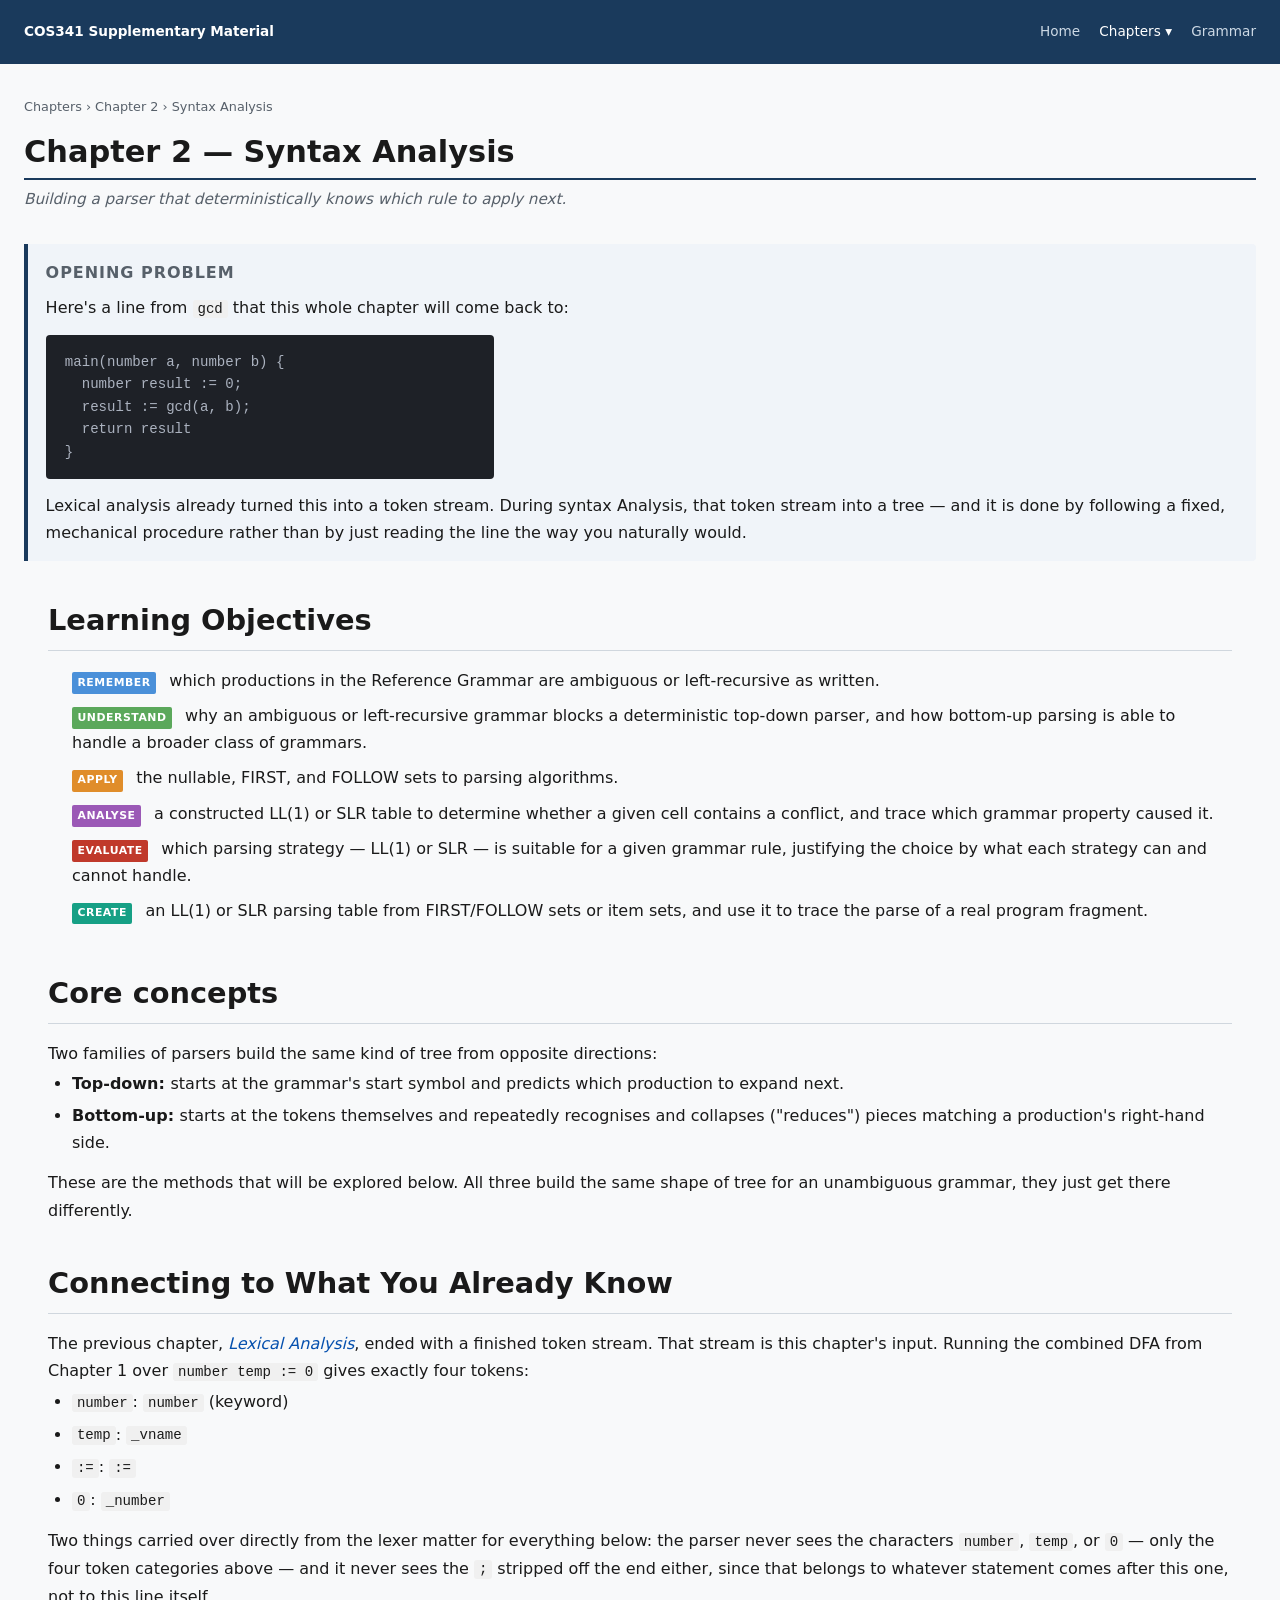
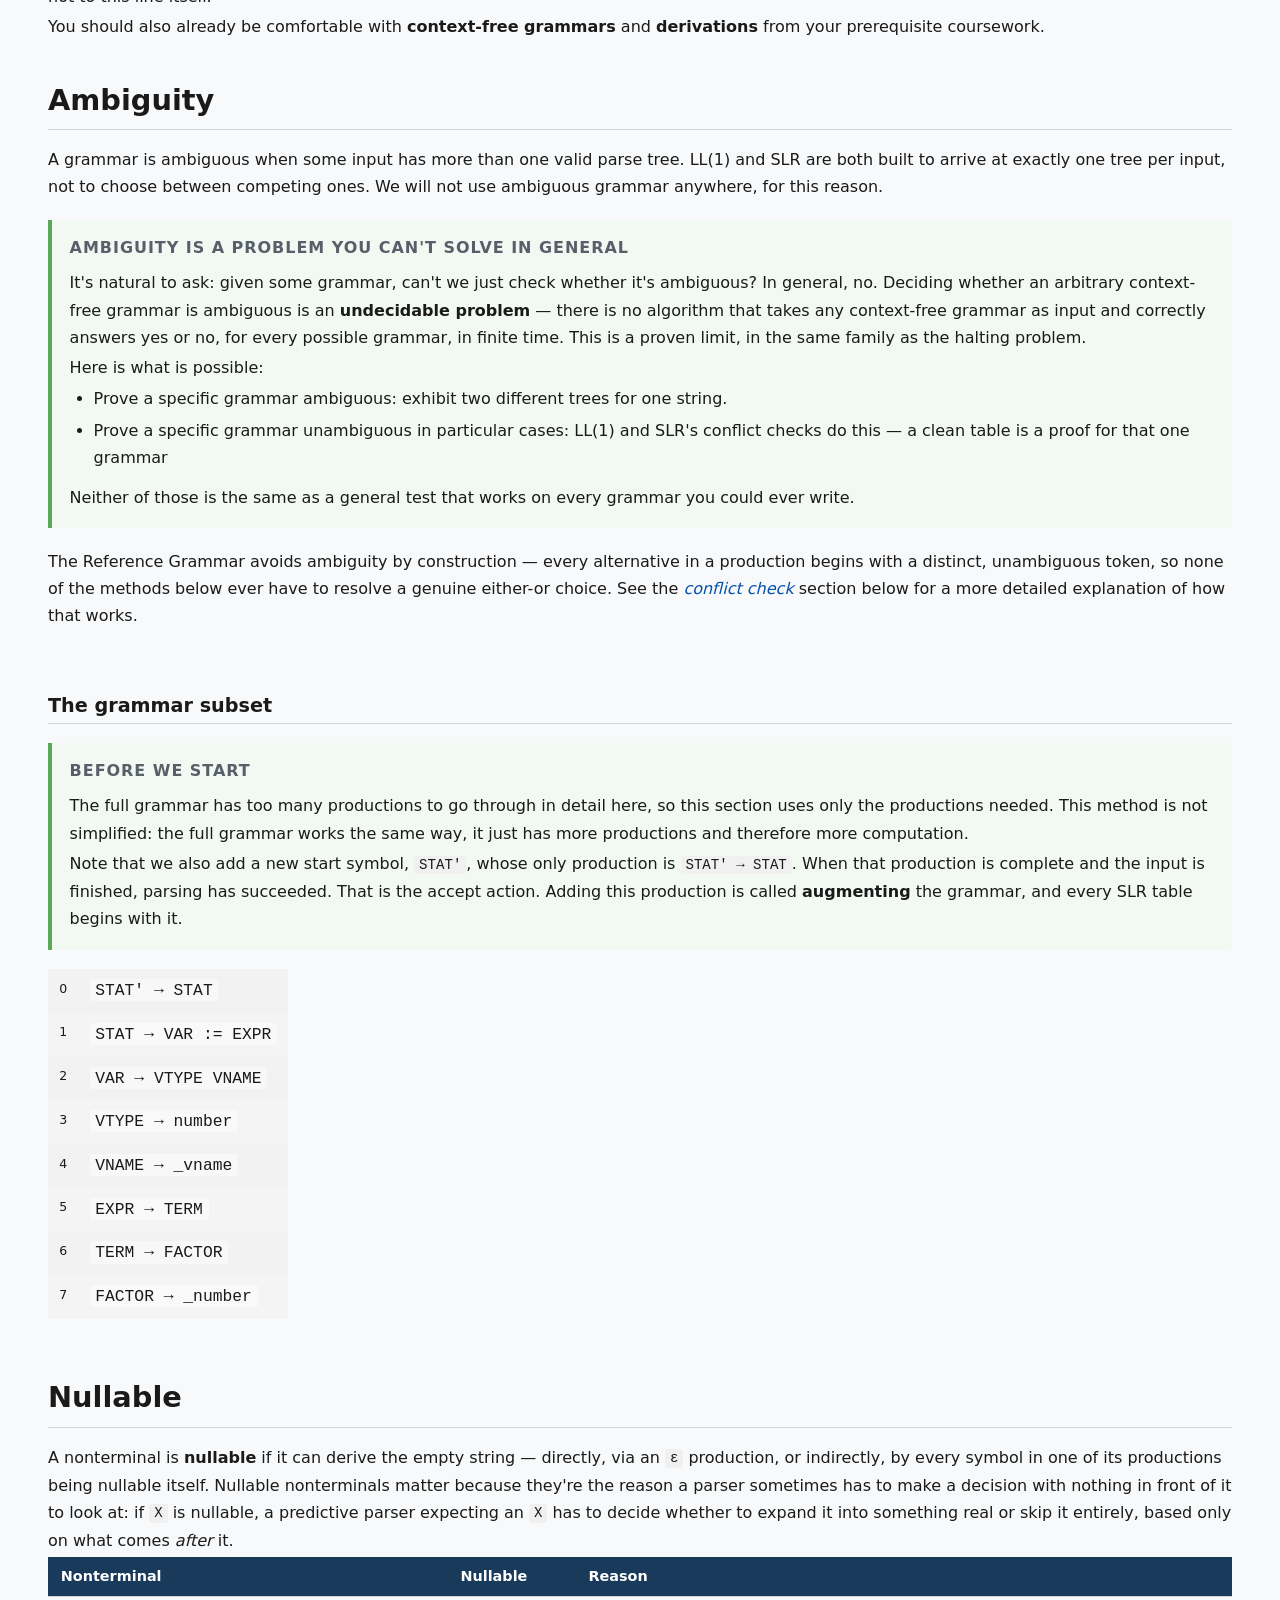
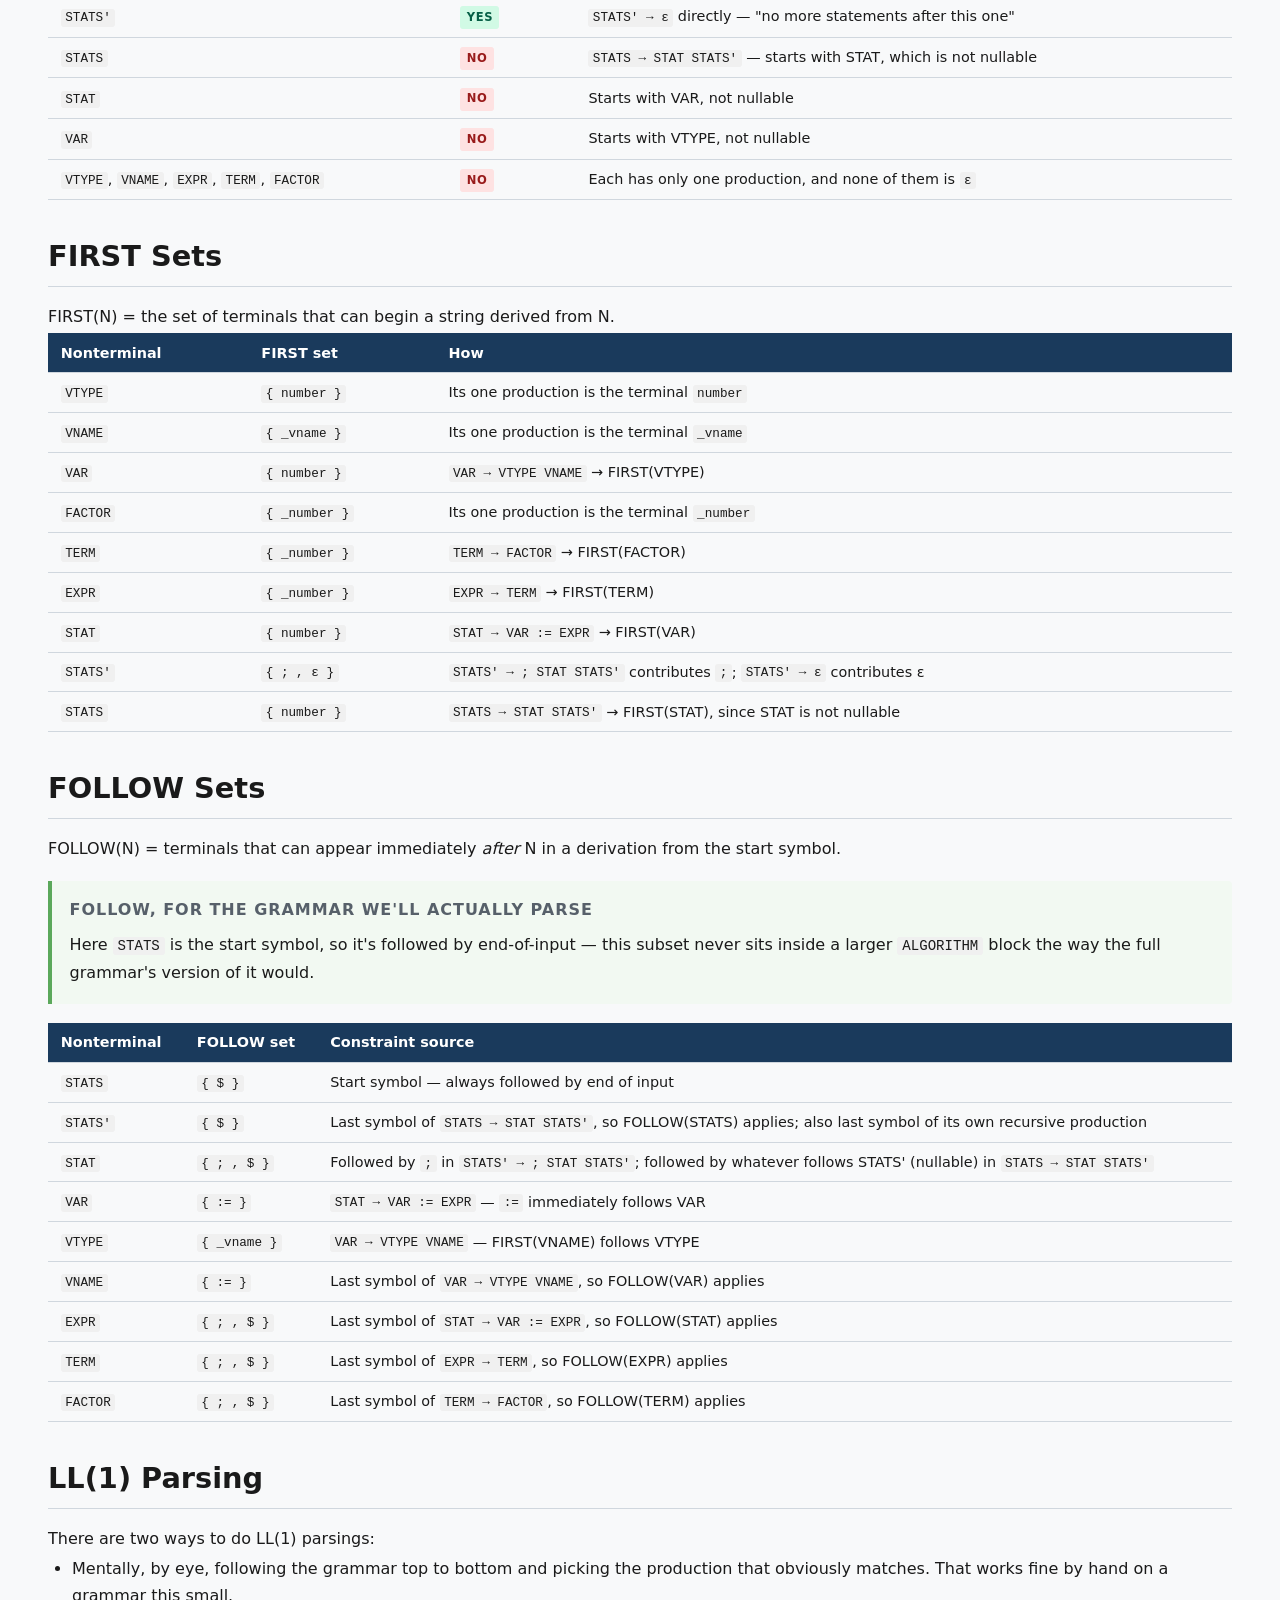
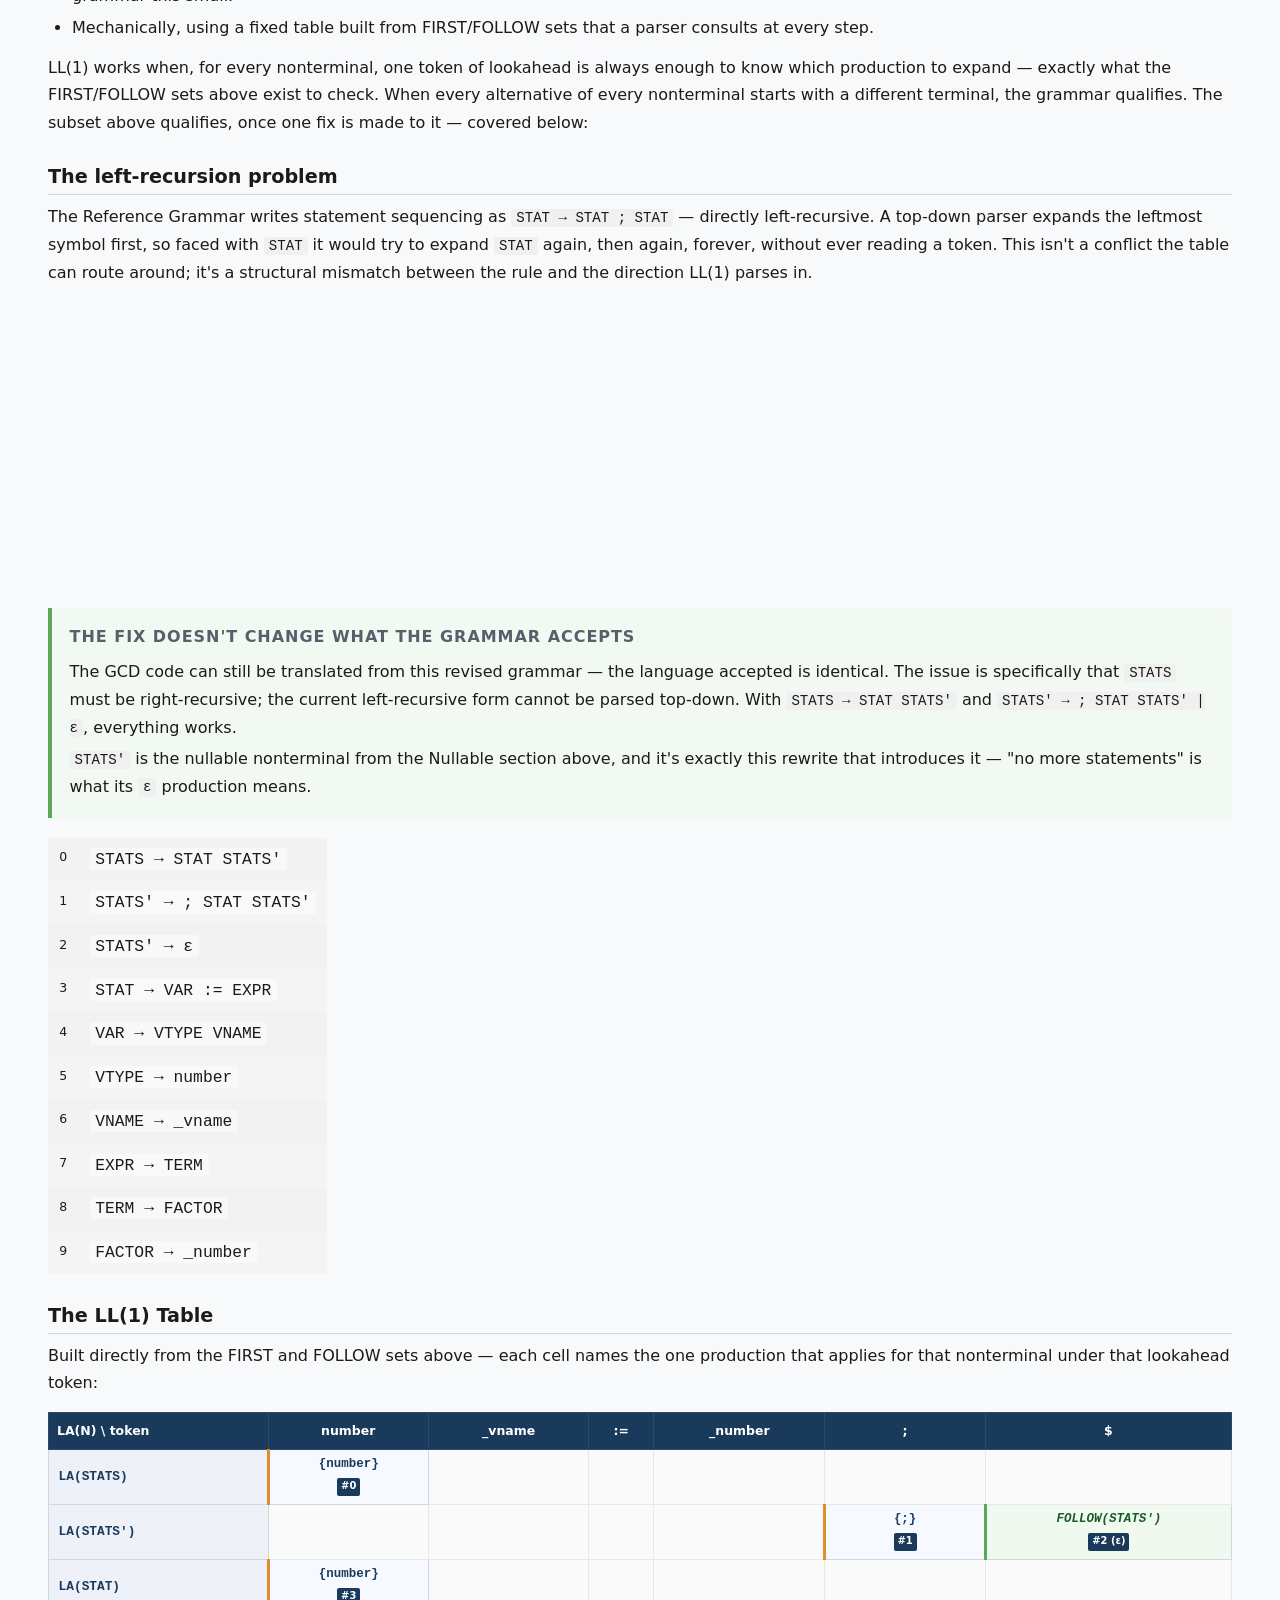
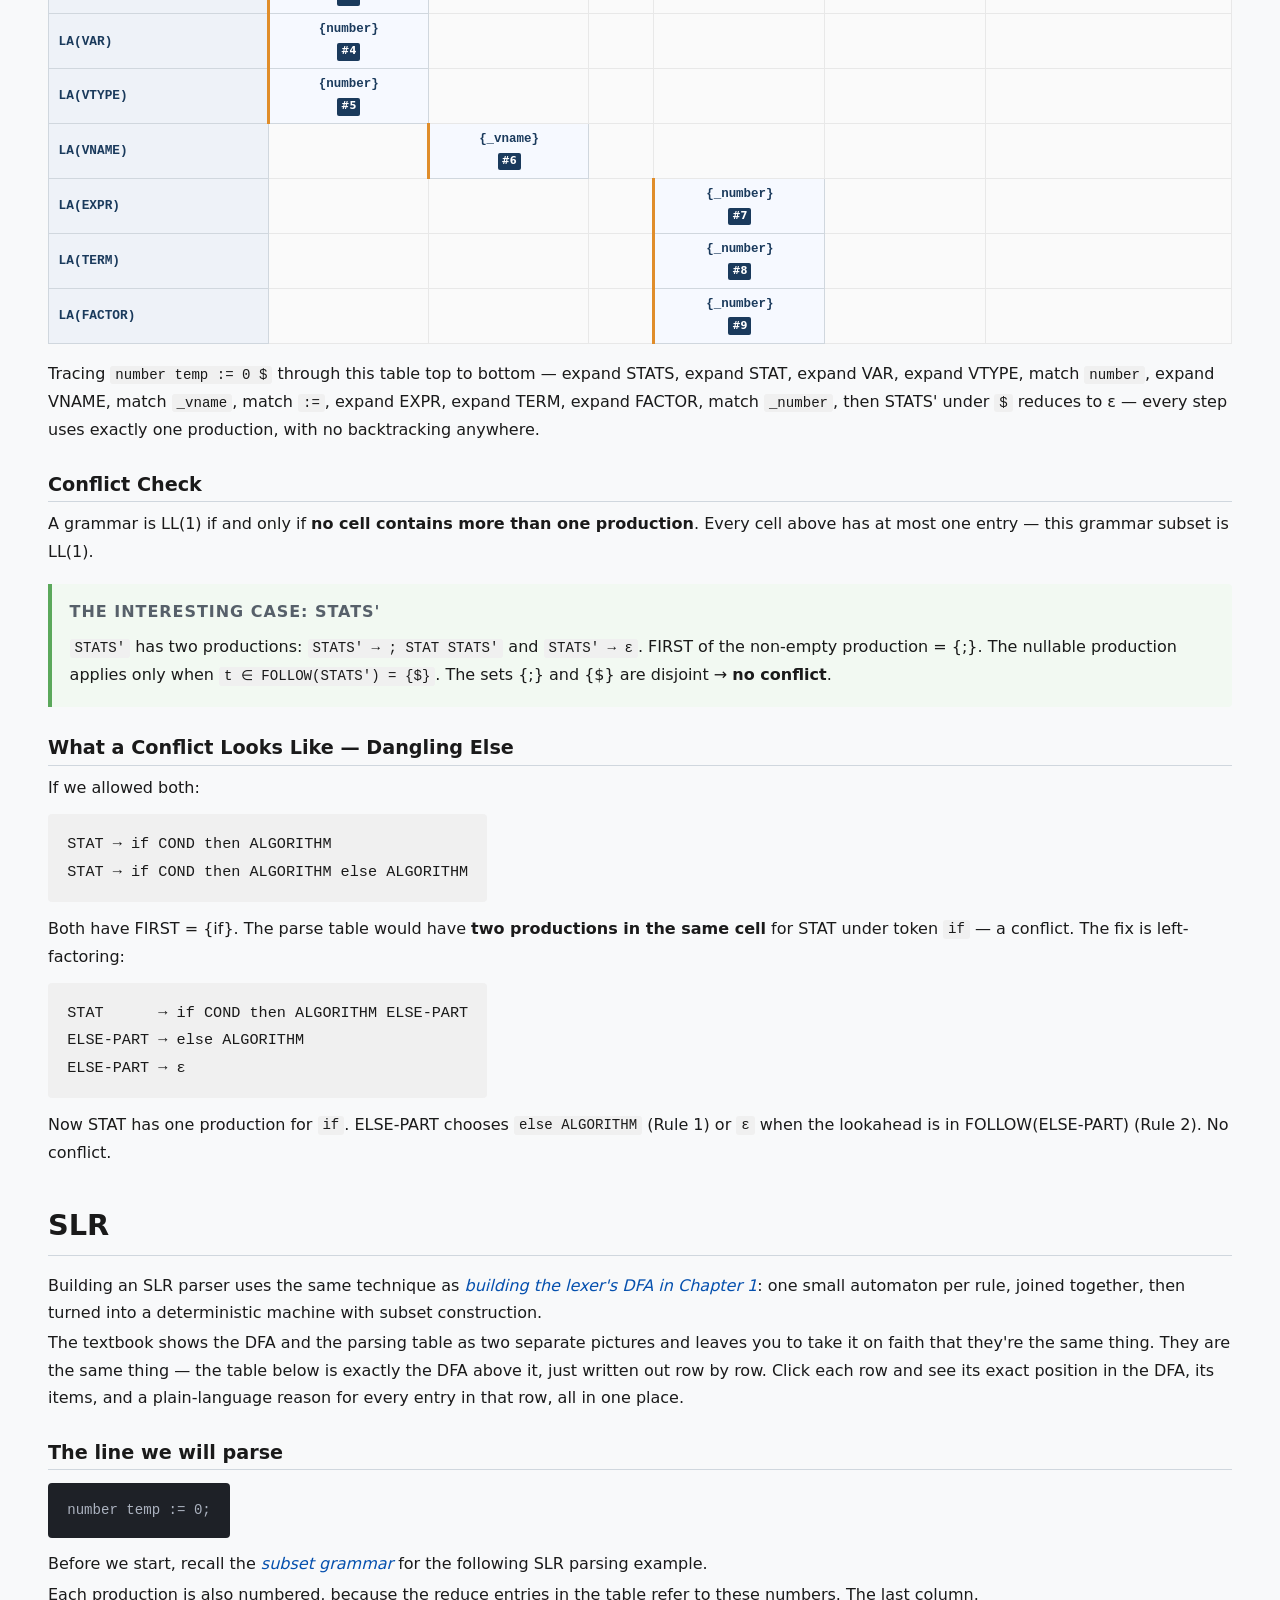
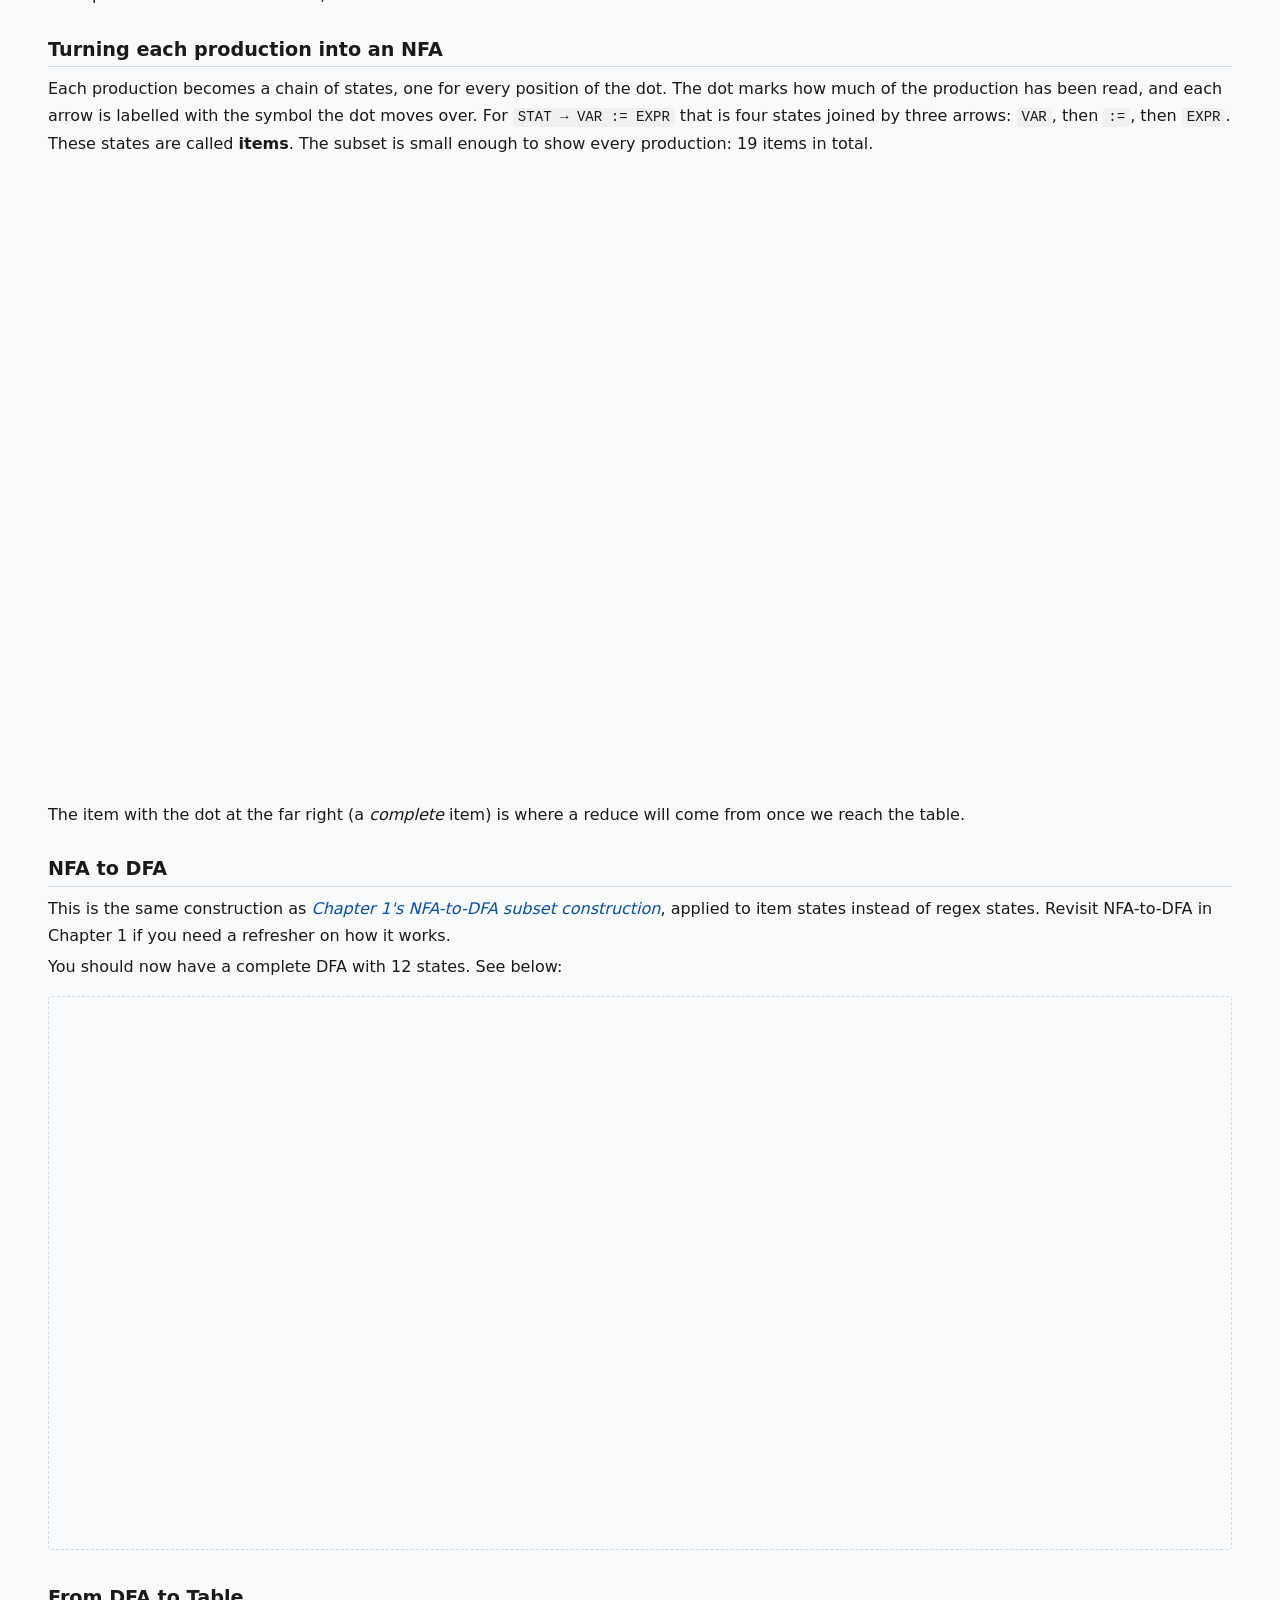
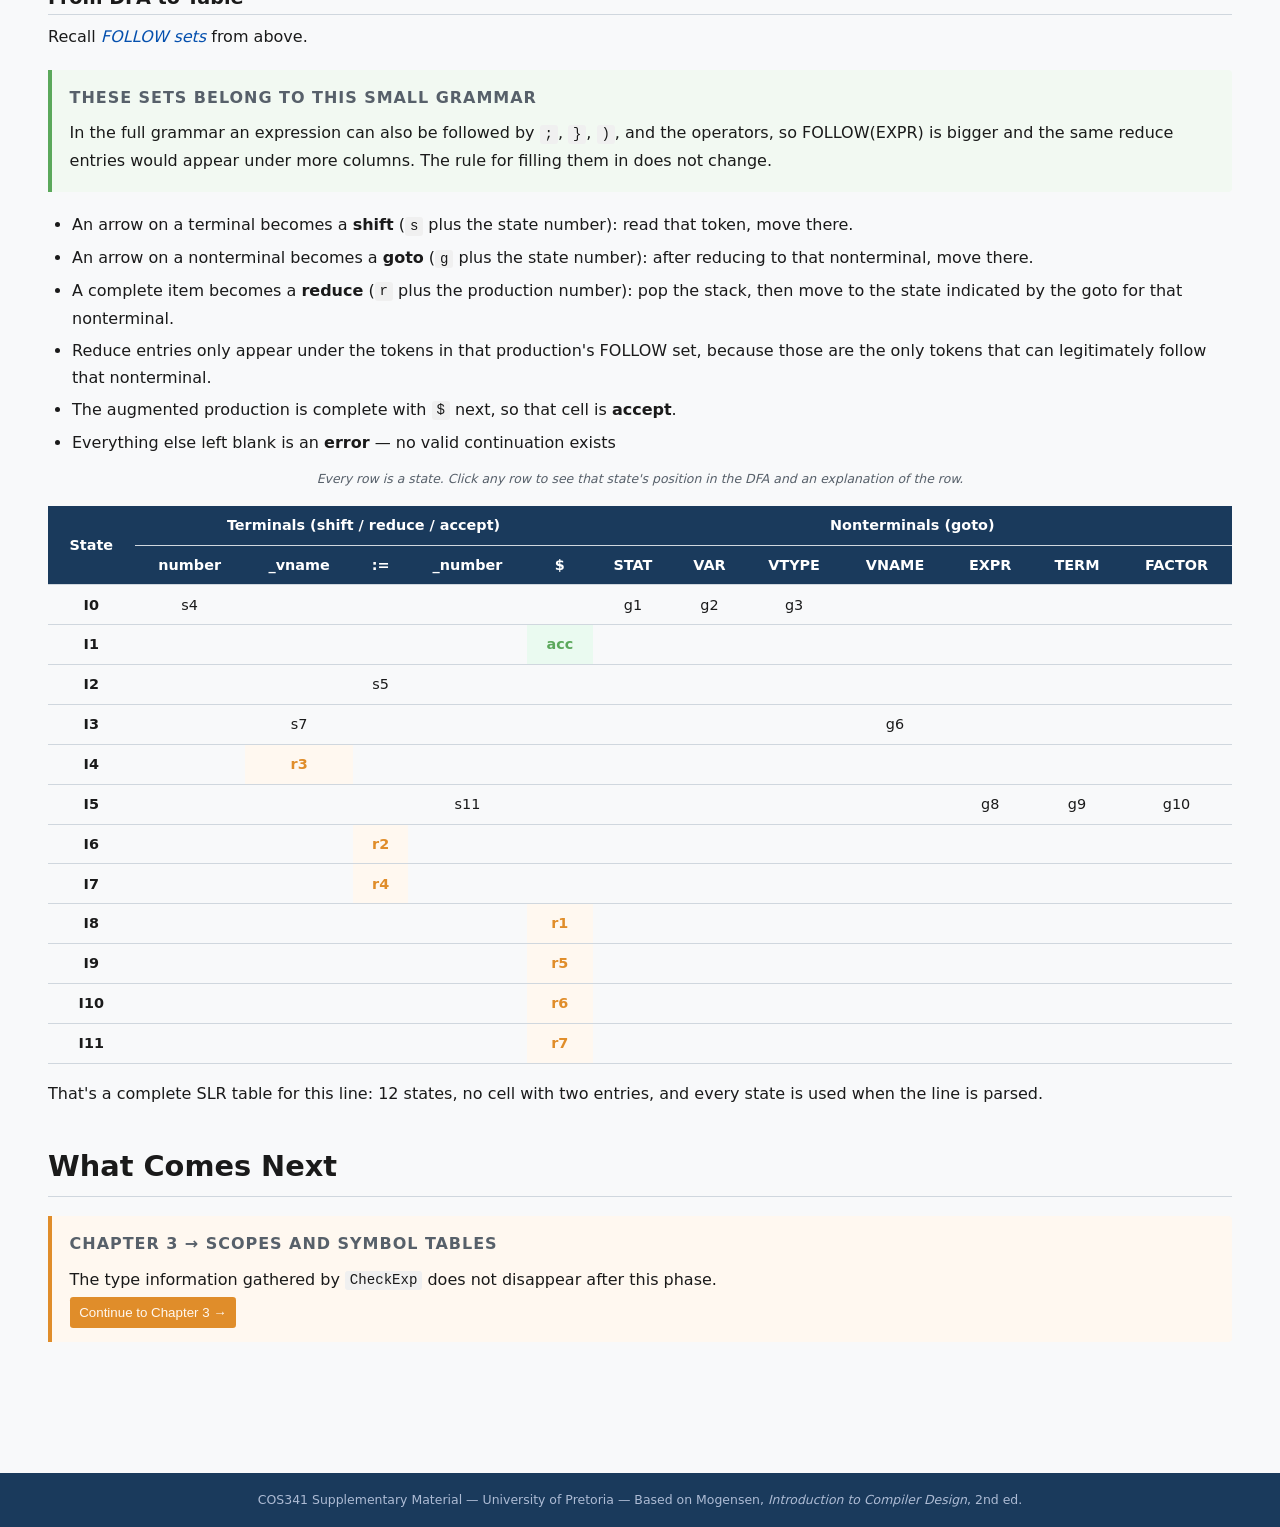
<file: pages/chapter2.html>
<!DOCTYPE html>
<html lang="en">
<head>
    <meta charset="UTF-8" />
    <meta name="viewport" content="width=device-width, initial-scale=1.0" />
    <title>Chapter 2 — Syntax Analysis | COS341 Supplement</title>
    <link rel="stylesheet" href="../css/style.css" />
    <link rel="stylesheet" href="../css/components.css" />
    <link rel="stylesheet" href="../css/layouts.css" />
    <link rel="stylesheet" href="../css/tables.css" />
    <link rel="stylesheet" href="../css/diagrams.css" />
    <link rel="stylesheet" href="../css/interactive.css" />
    <link rel="stylesheet" href="../css/chapter2.css" />
    <link rel="stylesheet" href="../css/chapter1.css" />
    <script src="../js/header.js" defer></script>
</head>
<body>
  <site-header></site-header>

  <main class="article">

    <p class="breadcrumb">Chapters &rsaquo; Chapter 2 &rsaquo; Syntax Analysis</p>
    <h1 class="article__title">Chapter 2 &mdash; Syntax Analysis</h1>
    <p class="article__subtitle">Building a parser that deterministically knows which rule to apply next.</p>

     
       <!-- ── EVENT 1: GAIN ATTENTION ──────────────────────────────── -->
    <div class="callout callout--question">
        <p class="callout__label">Opening Problem</p>
        <p>Here's a line from <code>gcd</code> that this whole chapter will come back to:</p>
        <pre class="code-block">main(number a, number b) {
  number result := 0;
  result := gcd(a, b);
  return result
}</pre>
        <p>
            Lexical analysis already turned this into a token stream. During syntax Analysis, that token
            stream into a tree &mdash; and it is done by following a fixed, mechanical procedure rather than by
            just reading the line the way you naturally would.
        </p>
    </div>

    <!-- ── EVENT 2: LEARNING OBJECTIVES ─────────────────────────── -->
    <section class="section" id="objectives">
        <h2>Learning Objectives</h2>
        <ul class="objectives-list">
            <li><span class="bloom bloom--remember">Remember</span> which productions in the Reference Grammar are ambiguous or left-recursive as written.</li>
            <li><span class="bloom bloom--understand">Understand</span> why an ambiguous or left-recursive grammar blocks a deterministic top-down parser, and how bottom-up parsing is able to handle a broader class of grammars.</li>
            <li><span class="bloom bloom--apply">Apply</span> the nullable, FIRST, and FOLLOW sets to parsing algorithms.</li>
            <li><span class="bloom bloom--analyse">Analyse</span> a constructed LL(1) or SLR table to determine whether a given cell contains a conflict, and trace which grammar property caused it.</li>
            <li><span class="bloom bloom--evaluate">Evaluate</span> which parsing strategy &mdash; LL(1) or SLR &mdash; is suitable for a given grammar rule, justifying the choice by what each strategy can and cannot handle.</li>
            <li><span class="bloom bloom--create">Create</span> an LL(1) or SLR parsing table from FIRST/FOLLOW sets or item sets, and use it to trace the parse of a real program fragment.</li>
        </ul>
    </section>

    <section class="section" id="core-content">
        <h2>Core concepts</h2>
        <p>Two families of parsers build the same kind of tree from opposite directions:</p>
        <!-- <img src="../assests/parsing_methods.png"> -->
        <ul>
            <li><strong>Top-down: </strong>starts at the grammar's start symbol and predicts which production to expand next.</li>
            <li><strong>Bottom-up: </strong>starts at the tokens themselves and repeatedly recognises and collapses ("reduces") pieces matching a production's right-hand side.</li>
        </ul>
        <p>
            These are the methods that will be explored below. All three build the same shape of tree for an
            unambiguous grammar, they just get there differently.
        </p>
    </section>

    <!-- ── RECALL ───────────────────────────────────────────────── -->
    <section class="section" id="recall">
        <h2>Connecting to What You Already Know</h2>
        <p>
            The previous chapter, <a class="hyperlink" href="chapter1.html">Lexical Analysis</a>, ended with a finished token
            stream. That stream is this chapter's input. Running the combined DFA from Chapter 1 over
            <code>number temp := 0</code> gives exactly four tokens:
        </p>

        <ul>
          <li><code>number</code></td>: <code>number</code> (keyword)</li>
          <li><code>temp</code></td>: <code>_vname</code></li>
          <li><code>:=</code></td>: <code>:=</code></li>
          <li><code>0</code></td>: <code>_number</code></li>
        </ul>

        <p>
            Two things carried over directly from the lexer matter for everything below: the parser never sees
            the characters <code>number</code>, <code>temp</code>, or <code>0</code> &mdash; only the four
            token categories above &mdash; and it never sees the <code>;</code> stripped off the end either,
            since that belongs to whatever statement comes after this one, not to this line itself.
        </p>
        <p>
            You should also already be comfortable with <strong>context-free grammars</strong> and
            <strong>derivations</strong> from your prerequisite coursework.
        </p>
    </section>

    <!-- ── AMBIGUITY ────────────────────────────────────────────── -->
    <section class="section" id="ambiguity">
        <h2>Ambiguity</h2>
        <p>
            A grammar is ambiguous when some input has more than one valid parse tree. LL(1) and SLR are both built
            to arrive at exactly one tree per input, not to choose between competing ones. We will not
            use ambiguous grammar anywhere, for this  reason.
        </p>
        <div class="callout callout--info">
            <p class="callout__label">Ambiguity is a problem you can't solve in general</p>
            <p>
                It's natural to ask: given some grammar, can't we just check whether it's ambiguous? In general,
                no. Deciding whether an arbitrary context-free grammar is ambiguous is an
                <strong>undecidable problem</strong> &mdash; there is no algorithm that takes any context-free
                grammar as input and correctly answers yes or no, for every possible grammar, in finite time.
                This is a proven limit, in the same family as the halting problem.
            </p>
            <p>
              Here is what is possible:
            </p>
            <ul>
                <li>Prove a specific grammar ambiguous: exhibit two different trees for one string.</li>
                <li>Prove a specific grammar unambiguous in particular cases: LL(1) and SLR's conflict checks do this &mdash; a clean table is a proof for that one grammar</li>
            </ul>
            <p>
              Neither of those is the same as a
              general test that works on every grammar you could ever write.</p>
        </div>
        <p>
            The Reference Grammar avoids ambiguity by construction &mdash; every alternative in a production 
            begins with a distinct, unambiguous token, so none of the methods below ever
            have to resolve a genuine either-or choice. See the <a class="hyperlink" href="#conflict-check">conflict check</a>
            section below for a more detailed explanation of how that works.
        </p>
    </section>

    <section class="section">
      <h3>The grammar subset</h3>
      <!-- <div class="side-by-side-section"> -->
        <!-- <div class="side-by-side-item"> -->
          <div class="callout callout--info">
            <p class="callout__label">Before we start</p>
            <p>
                The full grammar has too many productions to go through in detail here, so this section uses
                only the productions needed. This method is not simplified: the full grammar works
                the same way, it just has more productions and therefore more computation.
            </p>

            <p>
            Note that we also add a new start symbol, <code>STAT'</code>, whose only production is <code>STAT' &rarr; STAT</code>.
            When that production is complete and the input is finished, parsing has succeeded. That is the
            accept action. Adding this production is called <strong>augmenting</strong> the grammar, and
            every SLR table begins with it.
            </p>
          </div>
        <!-- </div> -->
        <!-- <div class="side-by-side-item"> -->
          <div class="grammar-subset grammar-subset--large" id="production-key">
            <table class="op-table">
              <tbody>
                <tr><td>0</td><td><code>STAT' &rarr; STAT</code></td></tr>
                <tr><td>1</td><td><code>STAT &rarr; VAR := EXPR</code></td></tr>
                <tr><td>2</td><td><code>VAR &rarr; VTYPE VNAME</code></td></tr>
                <tr><td>3</td><td><code>VTYPE &rarr; number</code></td></tr>
                <tr><td>4</td><td><code>VNAME &rarr; _vname</code></td></tr>
                <tr><td>5</td><td><code>EXPR &rarr; TERM</code></td></tr>
                <tr><td>6</td><td><code>TERM &rarr; FACTOR</code></td></tr>
                <tr><td>7</td><td><code>FACTOR &rarr; _number</code></td></tr>
              </tbody>
            </table>
          </div>
        <!-- </div> -->
      <!-- </div> -->
    </section>

    <!-- ── NULLABLE ─────────────────────────────────────────────── -->
    <section class="section" id="nullable">
        <h2>Nullable</h2>
        <p>
            A nonterminal is <strong>nullable</strong> if it can derive the empty string &mdash; directly, via
            an <code>&epsilon;</code> production, or indirectly, by every symbol in one of its productions
            being nullable itself. Nullable nonterminals matter because they're the reason a parser sometimes
            has to make a decision with nothing in front of it to look at: if <code>X</code> is nullable, a
            predictive parser expecting an <code>X</code> has to decide whether to expand it into something
            real or skip it entirely, based only on what comes <em>after</em> it.
        </p>
        <!-- <table class="op-table">
            <thead><tr><th>Nonterminal</th><th>Nullable?</th><th>Reason</th></tr></thead>
            <tbody>
                <tr><td><code>VARS</code></td><td><span class="badge badge--yes">YES</span></td><td>Production: <code>VARS &rarr; &epsilon;</code> directly</td></tr>
                <tr><td><code>GLOBVARS</code></td><td><span class="badge badge--yes">YES</span></td><td><code>GLOBVARS &rarr; VARS</code> and VARS is nullable</td></tr>
                <tr><td><code>PROGRAM</code></td><td><span class="badge badge--no">NO</span></td><td>Starts with terminal <code>main</code></td></tr>
                <tr><td><code>VAR</code></td><td><span class="badge badge--no">NO</span></td><td>VTYPE is not nullable &mdash; both its productions are terminals</td></tr>
                <tr><td><code>VTYPE</code></td><td><span class="badge badge--no">NO</span></td><td>Productions are <code>number</code> and <code>text</code> &mdash; both terminals</td></tr>
                <tr><td><code>ALGORITHM</code></td><td><span class="badge badge--no">NO</span></td><td>Starts with terminal <code>{</code></td></tr>
                <tr><td><code>STAT</code></td><td><span class="badge badge--no">NO</span></td><td>All productions start with a terminal or non-nullable nonterminal</td></tr>
            </tbody>
        </table> -->
        <table class="op-table" id="nullable-sets">
            <thead><tr><th>Nonterminal</th><th>Nullable</th><th>Reason</th></tr></thead>
            <tbody>
                <tr><td><code>STATS'</code></td><td><span class="badge badge--yes">YES</span></td><td><code>STATS' &rarr; &epsilon;</code> directly &mdash; "no more statements after this one"</td></tr>
                <tr><td><code>STATS</code></td><td><span class="badge badge--no">NO</span></td><td><code>STATS &rarr; STAT STATS'</code> &mdash; starts with STAT, which is not nullable</td></tr>
                <tr><td><code>STAT</code></td><td><span class="badge badge--no">NO</span></td><td>Starts with VAR, not nullable</td></tr>
                <tr><td><code>VAR</code></td><td><span class="badge badge--no">NO</span></td><td>Starts with VTYPE, not nullable</td></tr>
                <tr><td><code>VTYPE</code>, <code>VNAME</code>, <code>EXPR</code>, <code>TERM</code>, <code>FACTOR</code></td><td><span class="badge badge--no">NO</span></td><td>Each has only one production, and none of them is <code>&epsilon;</code></td></tr>
            </tbody>
        </table>
    </section>

    <!-- ── FIRST ────────────────────────────────────────────────── -->
    <section class="section" id="first-sets">
        <h2>FIRST Sets</h2>
        <p>FIRST(N) = the set of terminals that can begin a string derived from N.</p>
        <!-- <table class="op-table">
            <thead><tr><th>Nonterminal</th><th>FIRST set</th><th>How</th></tr></thead>
            <tbody>
                <tr><td><code>VTYPE</code></td><td><code>{ number, text }</code></td><td>Directly from the two terminal productions</td></tr>
                <tr><td><code>VAR</code></td><td><code>{ number, text }</code></td><td><code>VAR &rarr; VTYPE VNAME</code> &rarr; FIRST(VTYPE)</td></tr>
                <tr><td><code>VARS</code></td><td><code>{ number, text }</code></td><td><code>VARS &rarr; VAR , VARS</code> &rarr; FIRST(VAR). Empty production contributes &empty;</td></tr>
                <tr><td><code>GLOBVARS</code></td><td><code>{ number, text }</code></td><td><code>GLOBVARS &rarr; VARS</code> &rarr; FIRST(VARS)</td></tr>
                <tr><td><code>ALGORITHM</code></td><td><code>{ { }</code></td><td>Starts with terminal <code>{</code></td></tr>
                <tr><td><code>STAT</code></td><td><code>{ _vname, return, if, while }</code></td><td>Each production starts with a distinct terminal</td></tr>
                <tr><td><code>PROGRAM</code></td><td><code>{ main }</code></td><td>Starts with keyword <code>main</code></td></tr>
            </tbody>
        </table> -->
        <table class="op-table">
            <thead><tr><th>Nonterminal</th><th>FIRST set</th><th>How</th></tr></thead>
            <tbody>
                <tr><td><code>VTYPE</code></td><td><code>{ number }</code></td><td>Its one production is the terminal <code>number</code></td></tr>
                <tr><td><code>VNAME</code></td><td><code>{ _vname }</code></td><td>Its one production is the terminal <code>_vname</code></td></tr>
                <tr><td><code>VAR</code></td><td><code>{ number }</code></td><td><code>VAR &rarr; VTYPE VNAME</code> &rarr; FIRST(VTYPE)</td></tr>
                <tr><td><code>FACTOR</code></td><td><code>{ _number }</code></td><td>Its one production is the terminal <code>_number</code></td></tr>
                <tr><td><code>TERM</code></td><td><code>{ _number }</code></td><td><code>TERM &rarr; FACTOR</code> &rarr; FIRST(FACTOR)</td></tr>
                <tr><td><code>EXPR</code></td><td><code>{ _number }</code></td><td><code>EXPR &rarr; TERM</code> &rarr; FIRST(TERM)</td></tr>
                <tr><td><code>STAT</code></td><td><code>{ number }</code></td><td><code>STAT &rarr; VAR := EXPR</code> &rarr; FIRST(VAR)</td></tr>
                <tr><td><code>STATS'</code></td><td><code>{ ; , &epsilon; }</code></td><td><code>STATS' &rarr; ; STAT STATS'</code> contributes <code>;</code>; <code>STATS' &rarr; &epsilon;</code> contributes &epsilon;</td></tr>
                <tr><td><code>STATS</code></td><td><code>{ number }</code></td><td><code>STATS &rarr; STAT STATS'</code> &rarr; FIRST(STAT), since STAT is not nullable</td></tr>
            </tbody>
        </table>
    </section>

    <!-- ── FOLLOW ───────────────────────────────────────────────── -->
    <section class="section" id="follow-sets">
        <h2>FOLLOW Sets</h2>
        <p>FOLLOW(N) = terminals that can appear immediately <em>after</em> N in a derivation from the start symbol.</p>
        <!-- <table class="op-table">
            <thead><tr><th>Nonterminal</th><th>FOLLOW set</th><th>Constraint source</th></tr></thead>
            <tbody>
                <tr><td><code>GLOBVARS</code></td><td><code>{ ) }</code></td><td><code>PROGRAM &rarr; main ( GLOBVARS ) ...</code> &mdash; <code>)</code> immediately follows</td></tr>
                <tr><td><code>VARS</code></td><td><code>{ ) }</code></td><td><code>GLOBVARS &rarr; VARS</code> so FOLLOW(GLOBVARS) &sube; FOLLOW(VARS)</td></tr>
                <tr><td><code>VAR</code></td><td><code>{ , }</code></td><td><code>VARS &rarr; VAR , VARS</code> &mdash; <code>,</code> immediately follows VAR</td></tr>
                <tr><td><code>VTYPE</code></td><td><code>{ _vname }</code></td><td><code>VAR &rarr; VTYPE VNAME</code> &mdash; FIRST(VNAME) = {_vname} follows VTYPE</td></tr>
                <tr><td><code>ALGORITHM</code></td><td><code>{ else, $, until, then }</code></td><td>Appears in if-then-else, while-do, repeat-until, and at program end</td></tr>
                <tr><td><code>STAT</code></td><td><code>{ } }</code></td><td><code>ALGORITHM &rarr; { STAT }</code> &mdash; <code>}</code> follows STAT</td></tr>
            </tbody>
        </table> -->
        <div class="callout callout--info">
            <p class="callout__label">FOLLOW, for the grammar we'll actually parse</p>
            <p>
                Here <code>STATS</code> is the start symbol, so it's followed by end-of-input &mdash; this
                subset never sits inside a larger <code>ALGORITHM</code> block the way the full grammar's
                version of it would.
            </p>
        </div>
        <table class="op-table">
            <thead><tr><th>Nonterminal</th><th>FOLLOW set</th><th>Constraint source</th></tr></thead>
            <tbody>
                <tr><td><code>STATS</code></td><td><code>{ $ }</code></td><td>Start symbol &mdash; always followed by end of input</td></tr>
                <tr><td><code>STATS'</code></td><td><code>{ $ }</code></td><td>Last symbol of <code>STATS &rarr; STAT STATS'</code>, so FOLLOW(STATS) applies; also last symbol of its own recursive production</td></tr>
                <tr><td><code>STAT</code></td><td><code>{ ; , $ }</code></td><td>Followed by <code>;</code> in <code>STATS' &rarr; ; STAT STATS'</code>; followed by whatever follows STATS' (nullable) in <code>STATS &rarr; STAT STATS'</code></td></tr>
                <tr><td><code>VAR</code></td><td><code>{ := }</code></td><td><code>STAT &rarr; VAR := EXPR</code> &mdash; <code>:=</code> immediately follows VAR</td></tr>
                <tr><td><code>VTYPE</code></td><td><code>{ _vname }</code></td><td><code>VAR &rarr; VTYPE VNAME</code> &mdash; FIRST(VNAME) follows VTYPE</td></tr>
                <tr><td><code>VNAME</code></td><td><code>{ := }</code></td><td>Last symbol of <code>VAR &rarr; VTYPE VNAME</code>, so FOLLOW(VAR) applies</td></tr>
                <tr><td><code>EXPR</code></td><td><code>{ ; , $ }</code></td><td>Last symbol of <code>STAT &rarr; VAR := EXPR</code>, so FOLLOW(STAT) applies</td></tr>
                <tr><td><code>TERM</code></td><td><code>{ ; , $ }</code></td><td>Last symbol of <code>EXPR &rarr; TERM</code>, so FOLLOW(EXPR) applies</td></tr>
                <tr><td><code>FACTOR</code></td><td><code>{ ; , $ }</code></td><td>Last symbol of <code>TERM &rarr; FACTOR</code>, so FOLLOW(TERM) applies</td></tr>
            </tbody>
        </table>
      </section>

      <!-- ── LL(1) PARSING EXAMPLE ────────────────────────────────── -->
    <section class="section" id="ll1-example">
      <h2>LL(1) Parsing</h2>
      <p>
          There are two ways to do LL(1) parsings: 
          <ul>
              <li>
                Mentally, by eye, following the grammar top to bottom and picking the production that obviously matches. That works fine by hand on a grammar this
                small.
              </li>
              <li>Mechanically, using a fixed table built from FIRST/FOLLOW sets that a parser consults at every step.</li>
          </ul>
      </p>

      <p>
          LL(1) works when, for every nonterminal, one token of lookahead is always enough to know which
          production to expand &mdash; exactly what the FIRST/FOLLOW sets above exist to check. When every
          alternative of every nonterminal starts with a different terminal, the grammar qualifies. The subset above
          qualifies, once one fix is made to it &mdash; covered below:
      </p>


          <h3>The left-recursion problem</h3>
          <p>
              The Reference Grammar writes statement sequencing as <code>STAT &rarr; STAT ; STAT</code> &mdash;
              directly left-recursive. A top-down parser expands the leftmost symbol first, so faced with
              <code>STAT</code> it would try to expand <code>STAT</code> again, then again, forever, without ever
              reading a token. This isn't a conflict the table can route around; it's a structural mismatch
              between the rule and the direction LL(1) parses in.
          </p>

     
          <div class="visualisation-placeholder" aria-label="Left recursion visualisation placeholder">
            <iframe frameborder="0" style="width:100%;height:300px;" src="https://viewer.diagrams.net/?tags=%7B%7D&lightbox=1&highlight=0000ff&edit=_blank&layers=1&nav=1&dark=0#R%3Cmxfile%3E%3Cdiagram%20name%3D%22Left%20Recursion%22%20id%3D%22k2O4LyaoZHarGXpuZdWN%22%3E7Zpbj5s4FMc%2FTR4T%2BcrlcZKdabVqV5XSqlJfVp5gEjqAETiTZD99TTHhEshtIMlO8xT4%2B%2BDL%2BfkcyJEHeBKsP8QsWnwWDvcHCDjrAf5rgBAEhKqfVNloxSQwU%2Bax52itEKbefzx%2FVKtLz%2BFJxVAK4UsvqoozEYZ8Jisai2Oxqpq5wq%2BOGrE53xGmM%2Bbvqt89Ry4y1aKg0D9yb77IR4ZAtwQsN9ZCsmCOWJUk%2FDjAk1gImV0F6wn3U%2B%2Flfsmee2pp3U4s5qE85oF%2F%2F%2F788Yvx49vw5R%2F3p5BLGY2jYUMvWkrkJveB5GvVNl7IwFcCVJeJjMULnwhfxEoJRagsx67n%2BzWJ%2Bd48VLcz1TtX%2BviVx9JT3n3QDYHnOOkw49XCk3wasVk65kptJqXFYhk6PJ0%2BSLsXodT7A5H8Xk8S6vt8%2BAHCiGBCTKVny3ll%2FlIv5xN35TDms2WceK88XeomlGyd7qyYc22u5snXJYdon37gIuAy3iiTRQk70YxXxRah%[base64]%2FaiPjrbEtocQdLFLmwjZjNFnWONhHeahYoZQ0sSj0N5Mg5K9IYNIX%2B8vo%2FeQOQ1Iw%2FtHvX2oSdsCoq94MNGlEJj3rHU2JYjtCiVs9pW1rHvWOpS16q%2BQ%2FmDY96zV8q0FLhUPEPTO4P2mLbNKiYLeKB1VcvjD0xYkl6JxVLXgT8xbmFwsInr%2FK39W3nJYstiOV0ZEDweNxcgzsJqQjUajAZ2EfB2x0NnWYgCbMy88CyVtQEmrKI1qNBnA6Iuk7pg7O0XlvclOmefOFLFciLkImf9YqLWyWWHzSYhIE%2FjJpdxoRGwpxb7q3v4aDg%2Bdh7Ryrm6ffTF7yaQnz887yxYgWTznco83SDO8mPtMpoXXsjc0qSEYIWCgdjy6uy%2FCU%2B5sr%2BeQWj0nEct4xvVTNcjbqb2Bu3kC999T2dMZvon9sU3OXe0GesJu6D4wrTugQ4CMqwKyOwREbgLQnldrV8jMayLLv5feEbLOY8q6KiB4B3QIkH1VQKhDQOZNALpA0oPgqszwu2PWeVDBlr9tFyJE7oQOEkJXJUQ7JJRXfW838VUKKZ0RxFcleEqh4yDB2%2FhDdQZBEfGwArB2Tk2t7ITSWPlIWpSeHjy5fAJGCGHtTV0K2QbbEdWU3ES4bsIrhRK1YLYpWUTpE0lDF80VN6hPbhRbLuvwzGpOFhxnVHPUbXHeMjMvjq3ix18%3D%3C%2Fdiagram%3E%3C%2Fmxfile%3E"></iframe>
          </div>
      
          <div class="callout callout--info">
              <p class="callout__label">The fix doesn't change what the grammar accepts</p>
              <p>
                  The GCD code can still be translated from this revised grammar &mdash; the language accepted is
                  identical. The issue is specifically that <code>STATS</code> must be right-recursive; the
                  current left-recursive form cannot be parsed top-down. With
                  <code>STATS &rarr; STAT STATS'</code> and <code>STATS' &rarr; ; STAT STATS' | &epsilon;</code>,
                  everything works.
              </p>
              <p>
                  <code>STATS'</code> is the nullable nonterminal from the Nullable section above, and it's exactly
                  this rewrite that introduces it &mdash; "no more statements" is what its <code>&epsilon;</code>
                  production means.
              </p>
          </div>
        
          <div class="grammar-subset grammar-subset--large">
            <table class="op-table">
              <tbody>
                  <tr><td>0</td><td><code>STATS &rarr; STAT STATS'</code></td></tr>
                  <tr><td>1</td><td><code>STATS' &rarr; ; STAT STATS'</code></td></tr>
                  <tr><td>2</td><td><code>STATS' &rarr; &epsilon;</code></td></tr>
                  <tr><td>3</td><td><code>STAT &rarr; VAR := EXPR</code></td></tr>
                  <tr><td>4</td><td><code>VAR &rarr; VTYPE VNAME</code></td></tr>
                  <tr><td>5</td><td><code>VTYPE &rarr; number</code></td></tr>
                  <tr><td>6</td><td><code>VNAME &rarr; _vname</code></td></tr>
                  <tr><td>7</td><td><code>EXPR &rarr; TERM</code></td></tr>
                  <tr><td>8</td><td><code>TERM &rarr; FACTOR</code></td></tr>
                  <tr><td>9</td><td><code>FACTOR &rarr; _number</code></td></tr>
              </tbody>
            </table>
          </div>
      

      <h3>The LL(1) Table</h3>
      <p>Built directly from the FIRST and FOLLOW sets above &mdash; each cell names the one production that applies for that nonterminal under that lookahead token:</p>
      <div class="parse-table-wrapper">
          <table class="parse-table parse-table--static">
              <thead>
                  <tr>
                      <th class="pt-corner">LA(N) \ token</th>
                      <th>number</th><th>_vname</th><th>:=</th><th>_number</th><th>;</th><th>$</th>
                  </tr>
              </thead>
              <tbody>
                  <tr>
                      <td class="pt-nt">LA(STATS)</td>
                      <td class="pt-cell pt-cell--r1"><span class="pt-set">{number}</span><span class="pt-num">#0</span></td>
                      <td class="pt-empty"></td><td class="pt-empty"></td><td class="pt-empty"></td><td class="pt-empty"></td><td class="pt-empty"></td>
                  </tr>
                  <tr>
                      <td class="pt-nt">LA(STATS')</td>
                      <td class="pt-empty"></td><td class="pt-empty"></td><td class="pt-empty"></td><td class="pt-empty"></td>
                      <td class="pt-cell pt-cell--r1"><span class="pt-set">{;}</span><span class="pt-num">#1</span></td>
                      <td class="pt-cell pt-cell--r2"><span class="pt-set pt-set--follow">FOLLOW(STATS')</span><span class="pt-num">#2 (&epsilon;)</span></td>
                  </tr>
                  <tr>
                      <td class="pt-nt">LA(STAT)</td>
                      <td class="pt-cell pt-cell--r1"><span class="pt-set">{number}</span><span class="pt-num">#3</span></td>
                      <td class="pt-empty"></td><td class="pt-empty"></td><td class="pt-empty"></td><td class="pt-empty"></td><td class="pt-empty"></td>
                  </tr>
                  <tr>
                      <td class="pt-nt">LA(VAR)</td>
                      <td class="pt-cell pt-cell--r1"><span class="pt-set">{number}</span><span class="pt-num">#4</span></td>
                      <td class="pt-empty"></td><td class="pt-empty"></td><td class="pt-empty"></td><td class="pt-empty"></td><td class="pt-empty"></td>
                  </tr>
                  <tr>
                      <td class="pt-nt">LA(VTYPE)</td>
                      <td class="pt-cell pt-cell--r1"><span class="pt-set">{number}</span><span class="pt-num">#5</span></td>
                      <td class="pt-empty"></td><td class="pt-empty"></td><td class="pt-empty"></td><td class="pt-empty"></td><td class="pt-empty"></td>
                  </tr>
                  <tr>
                      <td class="pt-nt">LA(VNAME)</td>
                      <td class="pt-empty"></td>
                      <td class="pt-cell pt-cell--r1"><span class="pt-set">{_vname}</span><span class="pt-num">#6</span></td>
                      <td class="pt-empty"></td><td class="pt-empty"></td><td class="pt-empty"></td><td class="pt-empty"></td>
                  </tr>
                  <tr>
                      <td class="pt-nt">LA(EXPR)</td>
                      <td class="pt-empty"></td><td class="pt-empty"></td><td class="pt-empty"></td>
                      <td class="pt-cell pt-cell--r1"><span class="pt-set">{_number}</span><span class="pt-num">#7</span></td>
                      <td class="pt-empty"></td><td class="pt-empty"></td>
                  </tr>
                  <tr>
                      <td class="pt-nt">LA(TERM)</td>
                      <td class="pt-empty"></td><td class="pt-empty"></td><td class="pt-empty"></td>
                      <td class="pt-cell pt-cell--r1"><span class="pt-set">{_number}</span><span class="pt-num">#8</span></td>
                      <td class="pt-empty"></td><td class="pt-empty"></td>
                  </tr>
                  <tr>
                      <td class="pt-nt">LA(FACTOR)</td>
                      <td class="pt-empty"></td><td class="pt-empty"></td><td class="pt-empty"></td>
                      <td class="pt-cell pt-cell--r1"><span class="pt-set">{_number}</span><span class="pt-num">#9</span></td>
                      <td class="pt-empty"></td><td class="pt-empty"></td>
                  </tr>
              </tbody>
          </table>
      </div>
      <!-- syntax tree here -->
        <p>
            Tracing <code>number temp := 0 $</code> through this table top to bottom &mdash; expand STATS,
            expand STAT, expand VAR, expand VTYPE, match <code>number</code>, expand VNAME, match
            <code>_vname</code>, match <code>:=</code>, expand EXPR, expand TERM, expand FACTOR, match
            <code>_number</code>, then STATS' under <code>$</code> reduces to &epsilon; &mdash; every step uses
            exactly one production, with no backtracking anywhere.
        </p>

      <!-- ── CONFLICT CHECK ──────────────────────────────────────── -->
      <h3 id="conflict-check">Conflict Check</h3>
      <p>A grammar is LL(1) if and only if <strong>no cell contains more than one production</strong>.
        Every cell above has at most one entry &mdash; this grammar subset is LL(1).</p>

      <div class="callout callout--info">
        <p class="callout__label">The interesting case: STATS'</p>
        <p><code>STATS'</code> has two productions: <code>STATS' &rarr; ; STAT STATS'</code> and
           <code>STATS' &rarr; &epsilon;</code>. FIRST of the non-empty production = {;}. The nullable
           production applies only when <code>t &isin; FOLLOW(STATS') = {$}</code>. The sets {;} and {$}
           are disjoint &rarr; <strong>no conflict</strong>.</p>
      </div>
      <!-- <div class="callout callout--info">
          <p class="callout__label">The same case, in the full grammar: VARS</p>
          <p>VARS has two productions: <code>VARS &rarr; &epsilon;</code> and <code>VARS &rarr; VAR , VARS</code>.
            FIRST of the non-empty production = {number, text}. The nullable production applies only when
            <code>t &isin; FOLLOW(VARS) = {)}</code>. The sets {number, text} and {)} are disjoint
            &rarr; <strong>no conflict</strong>.</p>
      </div> -->

      <!-- ── CONFLICT EXAMPLE ────────────────────────────────────── -->
      <h3>What a Conflict Looks Like &mdash; Dangling Else</h3>
      <p>If we allowed both:</p>
      <pre class="code-block code-block--pseudo"><code>STAT &rarr; if COND then ALGORITHM
STAT &rarr; if COND then ALGORITHM else ALGORITHM</code></pre>
      <p>Both have FIRST = {if}. The parse table would have <strong>two productions in the same cell</strong>
        for STAT under token <code>if</code> &mdash; a conflict. The fix is left-factoring:</p>
      <pre class="code-block code-block--pseudo"><code>STAT      &rarr; if COND then ALGORITHM ELSE-PART
ELSE-PART &rarr; else ALGORITHM
ELSE-PART &rarr; &epsilon;</code></pre>
      <p>Now STAT has one production for <code>if</code>. ELSE-PART chooses <code>else ALGORITHM</code>
        (Rule 1) or <code>&epsilon;</code> when the lookahead is in FOLLOW(ELSE-PART) (Rule 2). No conflict.</p>
    </section>

    <section class="section" id="slr">
        <h2>SLR</h2>
        <p>
            Building an SLR parser uses the same technique as
            <a class="hyperlink" href="chapter1.html#construct-dfa">building the lexer's DFA in Chapter 1</a>:
            one small automaton per rule, joined together, then turned into a deterministic machine with
            subset construction.
        </p>
        <p>
            The textbook shows the DFA and the parsing table as two separate pictures and leaves you to take it
            on faith that they're the same thing. They are the same thing &mdash; the table below is exactly
            the DFA above it, just written out row by row.  Click each row and see its exact position in the DFA, 
            its items, and a plain-language reason for every entry in that row, all in one place.
        </p>

        <h3>The line we will parse</h3>
        <pre class="code-block">number temp := 0;</pre>
        <p>
          Before we start, recall the <a class="hyperlink" href="subset-grammar.html">subset grammar</a> for the following SLR parsing example.
        </p>
        <p>
            Each production is also numbered, because the reduce entries in the table refer to these numbers. The
            last column.
        </p>

       
        <h3>Turning each production into an NFA</h3>
        <p>
            Each production becomes a chain of states, one for every position of the dot. The dot marks how
            much of the production has been read, and each arrow is labelled with the symbol the dot moves
            over. For <code>STAT &rarr; VAR := EXPR</code> that is four states joined by three arrows:
            <code>VAR</code>, then <code>:=</code>, then <code>EXPR</code>. These states are called
            <strong>items</strong>. The subset is small enough to show every production: 19 items in
            total.
        </p>
        <iframe loading="lazy" frameborder="0" style="width:100%;height:805px;" src="https://viewer.diagrams.net/?tags=%7B%7D&lightbox=1&highlight=0000ff&edit=_blank&layers=1&nav=1&title=SLR.drawio&dark=0#R7V1pc6M4Gv41rt3ZKrtA4vyYq4%2FZTnemk97p%2BdRFbJIwbRsPJlf%2F%2BhUgbCSEOSXA0VTXOMhCYL3H876Prgk8W728D5zNw6W%2FcJcToCxeJvB8AoBq2jr6iEpekxLbwgX3gbfAlfYF194vFxcquPTRW7hbomLo%2B8vQ25CFc3%2B9duchUeYEgf9MVrvzl%2BRTN869myu4njvLfOmf3iJ8SEotXdmXf3C9%2B4f0yaqCv1k5aWVcsH1wFv5zpgheTOBZ4Pth8te3rRt8uf07%2BhFAWTq3qCPjuvi3rD3UouevcaF5OgHGP4%2FRzaf773ZFE3hCVNmGLuow4mv9lKjxgPq5%2BP65u1zm799dXy3m15vXH0%2Fe3ZOt3Zz%2F2JqbzVTN1AdnJZVBncqwTmWtoPI3zZyGzx9%2F6e8t993i28fl6lIpbJlZuVbLZp3KVp3Kdp3KkV3VqF2ncpEImZX1OpWNTGX9fGLG%2F9BdWQ19dryQUFCgIFPM19s%2BICNsquf%2FafIiFn6R%2FQ2RQafeb%2B8KVi9n6OkT8C65RH9kXAJRQ%2FFoJxa46zDrbXAbfqE%2FSVt4%2BTY1w9%2FPbj5fPv58%2FfP71vr66Z%2Bpmnsn4hH4qdvwNfWSqA5yyG7cvc4mKlz4j7dL92JX%2Fvzghe71xplHXz4jrIhcTriK3kmNXNh2k3jvO%2B%2FFRa92euctl2f%2B0g%2FiB8D53NXv7mJHFvg%2F3cw30IA2XOy%2BSZ00iBUres0nNwjdl8yb4x%2F23vVXbhi8oioPGQ9uYHf9vPf2aRFuxNDwNYY0YOJrB2PN%2Fa5lkJUm7sv00j8kWKZYQF7aeVGg3xqSfcvqerIb1%2F7apfocFzlL7z6CnDl6oovKT6Pe9BA8nuAvVt5iET36NPAf14tIdOfKIWE4y0c31UNjGRvkxlkTPyE1nTt%2FHU63cURwgiqo1uYlbmfvN4z76PNj2hLq1KSxpLyR%2BGF98acRTQ3xN7RLmLdLd5GLXw4aKqp%2BjS%2F9IHzw7%2F21s7zYl1Jy3Nf55PsbrFB%2Fu2H4ikM15zH0SXXLix69T%2FD6HbcYX%2FwVXcz09PL8Jfvl%2BSu%2BwuGeE9y74YFeMdlSDdwlCoqeyN5hyQjfeuV763AvZghJMUOFsvKt%2FxjMXXzXXtK5hrSyhpIfmGsoVpnd76ngRBoqldbc2Zc49RgLPq63UWQ5PjcPrc7dfEMJ6Q3NPlbQMsM5evdgc3EPuiLIqquFBsYkmwU7t6lAlbx2FKtYThU%2BJWpKBGrVAwIXYTd%2Bk0hcm6gr4s7R4%2BD5QEgQIX%2BlkAAUhAT%2Fu%2Fnr6iITFiQN1gwLmBqCb5kqMxWYkFCBaW0l0qj7qQb8u7utW1N7qqmLKSNJltq8FxtJ5hBGXCRpSdBnioR268JyO1taJMsiP4i1yJz4xVmkmieCuony7HFHee6LF37HrUZ%2FZ%2B5CV%2FuboouakSHgEhkapj5TMv%2BBw3Fi1TQSNUs2ZPcacKaxSuOIMx3gOZqQ8%2FPJ5ZBDzi6DzKYuLmtwI%2BWVIb%2FYwzTAjLRxVVT0ocLxhB%2F8go13YoMNhrwFhhsM2m%[base64]%2BFHlzoBtgK0TJ1MbVCpUzqto3HqBCBTG4aeOgGtwEFEX8PzAWdPaSuAakBYMgX0IwCSyil2EZBQiDRfOtst0VDc%2FnzpzX%2FGmpxpgPHUW%2F8leqi3vk8ee%2BsHCzeYouLkjhVyCt46%2BU7Bb4QEsFjs7ohK0f9nqrtKvp0nPRh9F9zf%2FhsY8dIVRbeSTxv8ltSLf%2FAzRrWotqkouIXHYJs2EZtg3PP7twuchfe4xfaUvlQYOCg0SxZ%2Fxb%2FEmf%2B8j4WSvN4289Q7Z%2BUtX5N6qC%2BcVaQSuEfOEAx56IFA%2Bew%2B018mP2FXJbpY%2BWt%2FmyhX%2FBpI%2FaZYa07iLneCkCnI65uTm8KgoETG8aK9jkUb9RIIUinmZMySbRRUxDLFMlYV47ehdfPkAkwsY2KD5CUadbc0qUMmlSnevyIEybuBaCFI%2FIeuDU43YrpSSZFXufh%2B9bVERZrickn0DtTdKCduxzL7G%2FYEvAY%2F0qcPJoJHIZGi2VQYD62SQD6%2BunIDD%2FV%2FZEe8p2CpkK1ULTMCSyVzRGSjxJwsqsGqo682yDXba6LRdowGHNkYDeXlhppmqFQD%2Fc3IAi3mgb%2BBGVm6Qdr7bsI%2Bd2JxRNPBC825NbH4X8HUPi1tW9zC3qaTv4cSbfDhCyEfvpBe2quplFlXno0FShrqeTYWlCNGRSuv6BxEmGuHcswIff4ueqVdTt4CnTuvUaNUlY4cBQCnFdzw0Dodbq68opdoO4YExzmGpBaNIa0fV7cRKTbY5E78Im4oB40y9KVkuEc%2BaETv2SBHjfj0sxw1kqNGRbqRQ1mBA0W7xY5pK%2FS%2BWQIjdsYokaRF95EzIHMpTVjuPKJ9a%2FjlzpeCaVFa2gLtkDE8IWnRqcZnBRqk2ExdpSbWVl%2BkWtJQ37SoXMpSQJOZNE2mNZhc3ci1awxi4%2B259k%2BCadGcvHV6RgM%2F564xBic6oUVTVRoqCphdjY7x2fgW4f0BXpSbL6%2FoJvDbNOZFNXaIMFpe9MfT2lm5A%2BZF01YMqgFhNKk2or1tIuGlfkptrzRHz5m%2BEWaU2lpMMqN8%2BjnDjB43LSrJz0pQKpL81ExqlryqqTPQX3De4lSAN8GAkgyHQe%2FqyS1NPoYx39Zp8hfRDCglbVUYA6o1Xa8y0Ny3KwaU1zZ9NB%2By22ygPgda2lTf576YedWSLGikBUZOdMLcu9xUC31%2BFsyC5uUt0MEzxiKkg8dxTucOnj6Lq7F7N%2BmQgJdzr%2BY30uNom9Oi7FMC%2BqJFK7uQopWANxdfWw%2BTH9VkUb2SKxk4skjiU04WZa70lYwon25%2BM4xo3xNFp94qPog%2Bquyt0Z3OMldl42ebLKq194JFNQJ34zrh4TpOGDrzh1UMFYfq%2BYG3E0lRHST%2BDaPGcLT8YLDQP%2B3bJBupGBSA8QQFNU4dk2GCDBNYm7bLKIF7lCBXlMhBVdaqLqXKHAZhO5DZNOEn8JxHnbEafGwjq6CpdKocwErLRtQZaLp2lMFQazb%2BtNBq%2BQy25hRAoG2O%2BvQqjlZJn1QtzCYNaZMsmzwRPEJGiV%2BgRTIGqYc%2BPBaJnvPwmG6wxdp6BRi1MWvTw4p3awSLGup57oPedGFh2doTnb2j5tHpn8ZF%2FzSN9DNqv2dc63hQtPGoqs4%2BEXHwi02KRlWpfd2HttRE%2FKiqwdCEI4hPJIEqCdS9xf9LUqiSQh29TY2XQq1wmoq44UmdPrNeXC5otNjNdijMKc81KTnRmKKmLRsjGkcuDHpakzJ%2FCCZK8%2FIWN23ZaLqn7XFPWzb4TFuGICfqxutSypvqmZsxWiw97J%2BE57o7T38OXi47RJ9Xgln3vLwFOnheB2WlqjRWJOB4GFYSRnWOHrqG9KhwQx%2Fk%2Flnb%2FdTFFUNt8RCxtK7R9tgsY1jHZrVeLPPu5Ozmy9e2zu24iN1jWIgpaVxJ41ae4S5ZXLlcZuD2JJfLDELLS8KF3hlpkVlSi52E3wIlbZLzOSz6UCVefIU5onF5fnzFtWBCmpY2EGaHZtO9hEdKQlQkFEw%2Bp2vn6WhL64yOzjXVMx1tgrxqSTp6wqInxbn3EW3py8%2B9t2Zs2tLRIh08Y1CoEzraZJ%2BTOBok4EhHm3yOGYnp6G7Qw1CFoUdFx4TfpjG1bGpMdRwttfyj5ESxt8gtmyNa1FSoGZJbltxyDTpIsssDYJf76uv%2BurCymIu8E3Zz812ita8IHXMOXaX43ttiELyl6%2Bbo0l7IVSriZ%2BxF1CTkz6Hi1WJ%2BvXn98eTdPdnazfmPrbnZpIjdzSq8XuaYpKG4MlMMkwjHLQgPBuQIKJ7iJxcs5kN1r9zAQx0dIcg%2BC8BPA7sVf8njFGiWZQ3RFd1kxbRA7WTv7ZMgcF4zFXBQWsw5afbMtgldVHFUXZQdQJ3kI1XLmqmUniavUXC%2FpZH3N51zCQ3qRTpb1ljNtED1pOSQaQ4kJ1l4T8WBZxZlzvz11kcgmLj6BphDwczSW7vTh0ygp9opwsWh%2BRTXjcO9wK0S9Vb4FR%2Fc5ZMbdWIGS%2FfhNdAKX2Ht4xyB%2BRbJz13fbuMaZxeTU70cdOKu7zB1izI3nTTqVFkrZG6dZmpMxYcdYpLaDyaxaaUSeCjBo4pA0cnxhPVxgtrZCcAZZhgL3TN9C17SVBUlSpx7dZQo2ZOKM0poLVGCTaRKlJAocTwo8U0zp%2BHzx1%2F6e8t9t%2Fj2cbm6VDrNXPoZmGYNIqR%2FN8pYKiKE1gtEmNQ8hRgiDrpm%2Bo50pkPhqHZuDzPqjhJMsWySzt5lMrWH1xXyxQ3ALfNgmkaNzOOQaUlMkZgyJEzBjQCTbEAFFtkEP8zpMjNhDzkKS0xmCtgVJPyVqpaNelcgzHDbVsq8VWPiCqm2hmQZBL0kQdGcWJWEEKTyCsF%2BVbrLtmb1kiGVAj4ItIbpkEVjKLQMoeBVIyE6ZKMSvCR4DQm8%2BIOT3iE4sXfQEzaSYyvkxCrTNtrkRSUjOZqxG7iJHjeNXPYOGzkM5UC7hvJ1hk66rs1y4HQQCwyETErrW7TSrE2nEEerlbXpBpW1qXZT6KPSTZROGhSMcsY%2BoyX2scluiX0S%2B9544mZ2iI1aP%2BDIY0hph7iTqgxkRYjrZkem%2BqNQFO%2BmEVlUaf10CWPFrIvK2tKn1QcencQ%2FE0ChqGO1RB1Too5EneGhDn9UsTtEFaNfPjBOeog0CHV%2BR%2BAyU3RyYp5pagdBpms6sJsFmbXRyNRnpPKaGsoo7DJIohOoZndZOLiqiGUGpJfzNx38gkbuJCE6zuOMZ%2Bl6yMaANqxT2SWgSUBrDWjoMvCjPtlXR531cOkvIp2%2B%2BD8%3D"></iframe>
        <!-- <div class="op-table-wrapper">
          <table class="op-table">
          <thead><tr><th>Production</th><th>NFA states (items), left to right</th></tr></thead>
          <tbody>
            <tr><td><code>STAT' &rarr; STAT</code></td><td><code>STAT' &rarr; &bull; STAT</code> &nbsp;&rarr;&nbsp; <code>STAT' &rarr; STAT &bull;</code></td></tr>
            <tr><td><code>STAT &rarr; VAR := EXPR</code></td><td><code>STAT &rarr; &bull; VAR := EXPR</code> &nbsp;&rarr;&nbsp; <code>STAT &rarr; VAR &bull; := EXPR</code> &nbsp;&rarr;&nbsp; <code>STAT &rarr; VAR := &bull; EXPR</code> &nbsp;&rarr;&nbsp; <code>STAT &rarr; VAR := EXPR &bull;</code></td></tr>
            <tr><td><code>VAR &rarr; VTYPE VNAME</code></td><td><code>VAR &rarr; &bull; VTYPE VNAME</code> &nbsp;&rarr;&nbsp; <code>VAR &rarr; VTYPE &bull; VNAME</code> &nbsp;&rarr;&nbsp; <code>VAR &rarr; VTYPE VNAME &bull;</code></td></tr>
            <tr><td><code>VTYPE &rarr; number</code></td><td><code>VTYPE &rarr; &bull; number</code> &nbsp;&rarr;&nbsp; <code>VTYPE &rarr; number &bull;</code></td></tr>
            <tr><td><code>VNAME &rarr; _vname</code></td><td><code>VNAME &rarr; &bull; _vname</code> &nbsp;&rarr;&nbsp; <code>VNAME &rarr; _vname &bull;</code></td></tr>
            <tr><td><code>EXPR &rarr; TERM</code></td><td><code>EXPR &rarr; &bull; TERM</code> &nbsp;&rarr;&nbsp; <code>EXPR &rarr; TERM &bull;</code></td></tr>
            <tr><td><code>TERM &rarr; FACTOR</code></td><td><code>TERM &rarr; &bull; FACTOR</code> &nbsp;&rarr;&nbsp; <code>TERM &rarr; FACTOR &bull;</code></td></tr>
            <tr><td><code>FACTOR &rarr; _number</code></td><td><code>FACTOR &rarr; &bull; _number</code> &nbsp;&rarr;&nbsp; <code>FACTOR &rarr; _number &bull;</code></td></tr>
          </tbody>
          </table>
        </div> -->
        <p>
            The item with the dot at the far right (a <em>complete</em> item) is where a reduce will come from
            once we reach the table.
        </p>

        <h3>NFA to DFA</h3>
        <p>
            This is the same construction as
            <a class="hyperlink" href="chapter1.html#nfa-to-dfa">Chapter 1's NFA-to-DFA subset construction</a>, applied to item
            states instead of regex states. Revisit NFA-to-DFA in Chapter 1 if you need a refresher on how it works.
        </p>
        <!-- <p>
          We will not cover the algorithm in detail here, but the idea is to 
            start from the &epsilon;-closure of the start state, then for every state and symbol, move the dot 
            over that symbol wherever possible and take the &epsilon;-closure of what you land on. Repeat until 
            nothing new appears. The result is a DFA with 12 states, which we will then turn into a parsing table.
        </p> -->
        <p>You should now have a complete DFA with 12 states. See below:</p>
        <div class="slr-diagram-blank" id="slr-dfa-productions">
            <iframe frameborder="0" style="width:100%;height:416px;" src="https://viewer.diagrams.net/?tags=%7B%7D&lightbox=1&highlight=0000ff&edit=_blank&layers=1&nav=1&title=SLR.drawio&dark=0#R7Z1re6I4FMc%2FjS%2FrQ67AS3uZyz7T3e60O5dX%2B1CNyiyKA9ja%2BfQbJAgJqIAC6vCqEEJE8j8nv5yc2B66ma3ee9Zieu%2BOmNOD2mjVQ7c9CAFEmP8JS96iEqobUcHEs0eiUlLwaP9iolATpUt7xHypYuC6TmAv5MKhO5%2BzYSCVWZ7nvsrVxq4jf%2BrCmrBMwePQcrKlX%2B1RMI1KDaIl5R%2BYPZnGnww0cWVmxZVFgT%2B1Ru5rqgjd9dCN57pBdPSPz7y%2Fnn%2BEXwJqjvXMX%2BS6bnR3%2FLKSO2erG%2Bbwl%2F0uOuUHqRakGpqtfmePzYP0w4k23L0f%2F2HAvn79Cf%2Be3Pt%2FaFfGzS%2BkP1%2BhzDNpbJR5rclniiI%2FeIvfclj9UZy6XjB1J%2B7ccu6S0mvPXc5HLHwKjZ8ldT657oIXAl74gwXBm1CQtQxcXjQNZo646gee%2B9%2BmDxEv4c%2FjvX0TLa5PvocnfRKf3q7SF2%2FfxJlQoeVNWLDjreipt%2FKeuTPG2%2BD3ecyxAvtFfjuWUOlkU29z64Nrz8MuERZlCDUJc4IU9XWsY4I0hADSqdye7y69IRNNJP2caRWUazb67plm%2BUHqqyZFa03Ep25KoBX1hrN62yMvx%2BH%2BIpTR69QO2OPCGoZXXrnLUkQytRbs49znPkeUWP4icitjexXK73psO86N67jeumk0HDIyHm%2F0lbqCKDLRKFd50QO%2BMC9gq9QzZ8UyTbkWKrroNXFDcVHcCFJ6ESm9CLerTerDY3cYqegg1urdJ4TzdSTDpfeyfpKwWbayg2%2Bp4%2B%2FxLfw4uT88KemHzGP4oYHnWW%2BpCovQ9v3tbgoYoB9LQ6gRmFpfg4rWonbz20C6Imds7JTzsbxSZtjMfa1U4g7rOVaglpXzdpvIaPdTZFdpvVmOPZnz4yFvj3Hfch36DZsTykBcmNmjUSRt5tu%2FxJOEAhGdxBsn1z1ymzgey1my2HipE4RezV2%2F%2BeRp6M%2BlG1%2B48te2MOAVAFys1u3E1%2FnRJPz7ZfA5bou%2Fzqi56EphZ5erSHHLldYHUEeSHq5KD54xjG4aUMY1dzz2WUnxFFOLXoSC%2BAsK5L7PG67kgWbuzpkyKomiErqRXOJWjfgLa15II8YWjXzUUhKJWispkfR4iMqPh3scSIHxsOIAaHTEkttDSOkhQMy%2BaR6TWIqZp9mZJzdP2Kx5Zjpfx4d2fkXzBNlZdWef4SlRuyi%2BXrdBgkJhg4u3SNKsRWa6uz2LhFmLPMqU0cya8jlNGXvF5nygDGIX52edqGEiIOtDbrDZCRkQs4PKMzIAc7Vx6lMyiLd4j%2FDy%2Br4Tn5VdQaWBI8zKKrod6SV0kardkSpx2zFjVRCXEGFxhUGsjGtA60MCCaYmpQaFyJBbLBo2zxAsUPCoWQ8YS7yyB9yyMnPqHnBrUOrxafB0%2Bv4PEFlEuD33l7OS182DcgzdaGgaBPH2Iec3mgaBdgMTJind21UNsFspK84f6ZWy%2BPgw%2BjDy1dPAUhmQBIdAGAZV5LVrqUwFHAShBDjKkFKVb1As4pb45tA1N3hpi25P3x%2FuTh9wkKk00OIEL52V0xHOdlOHZlOIY3SIwxEHtYs4SGuOcdIJKR3j7IuxYEILc0548sA8m%2FdcKOsy7INgvqyOHHnBUKsDTDBsNfASP011MMlfljhbMJkvZ8%2F86U6eTIDaQHtkgnJCzx2Z5A1VTQVfEOzIhJMJbplMmou%2BoKobGfaRScy4baPJgWGUDdlw56thmW50je7hm%2FVZVTqhx6CTspGZDVXEUkRkJ5Vk6hu0D8qEcTCW40CYomp8RNQnUfN2GuYjfCAfIXRZfPTvy9yasdPnIzVh2mwPj3Ii4x0ehaauKaaOzV05ObXBEu1gicOS3nDCntr5FB%2FY%2BVXNMyeuelHoVN8er00WzUFrV1jL11PNhJRZIJL2E%2B%2BtHy%2BkF8QjhWowqRg%2BIqYKdu3ikXEoHumXhUdf%2Fhzcn8G6FlDWtVQVNYlHOUH1Do9yRkhIGooe4Rzj%2FQ2BiLYLRJA2Fj3CdeUOgxzjPXsE0vomghIGaVFIqY7FLXyUtOKycEQM0jfkIQJgoghvF%2B9QIk%2B%2FgV4xHGRgpDR0SjvpMTwQf3C%2BgZwt%2Fjzdfb4%2FffqpYzN9Vdfb5S3nD4e68rs%2BABy8oa%2BaiXd5zCEMmc3CUKb34cG766saaF15zfGGmwtjI6qnQ0ThchvUa4OjVrKeia71kTwE0TKxIKrcDGjFWJChyQ3hVkNB%2BNAUZ3xhKc533x4%2BnyELtYdCXYJzscFQDdbVhj5dfnOIPka76IObCwPVld58KqgjI0tF7kmFgUA6v1nrGxDVRToEtkI6hry%2FV%2FnN3T2coy5VbUigLOfoeE9DzYJOHIavDjoXljL9bnDz9Nc5oM7pbOYiXcp0wYl%2FU5u5COxgJ9yv3vAPXar9DZvbzUXqypk%2BTdzZYIuumxK2mGa8mlUcW7bBE0KbkFINudSklVxqotM%2BlYcOaJbc5U7V7KGq28d09ZelVf%2FYMAsdmh5NLi09%2Blz2jylMvfmFgjZgqEuQLjg46uUHx2pm3aVE87%2Bg4R%2FvyXR3NfZN%2Fi9PZLHJfzdCd%2F8D"></iframe>
        </div>
        
        <h3>From DFA to Table</h3>
        <p>
           Recall <a class="hyperlink" href="#follow-sets">FOLLOW sets</a> from above.
        </p>
        <div class="callout callout--info">
            <p class="callout__label">These sets belong to this small grammar</p>
            <p>
                In the full grammar an expression can also be followed by <code>;</code>, <code>}</code>,
                <code>)</code>, and the operators, so FOLLOW(EXPR) is bigger and the same reduce entries would
                appear under more columns. The rule for filling them in does not change.
            </p>
        </div>
        <ul>
          <li>
            An arrow on a terminal becomes a <strong>shift</strong> (<code>s</code> plus the state number):
            read that token, move there.
          </li>
          <li>
            An arrow on a nonterminal becomes a <strong>goto</strong> (<code>g</code> plus the state number):
            after reducing to that nonterminal, move there.
          </li>
          <li>
            A complete item becomes a <strong>reduce</strong> (<code>r</code> plus the production number):
            pop the stack, then move to the state indicated by the goto for that nonterminal.
          </li>
          <li>
            Reduce entries only appear under the tokens in that production's FOLLOW set, because those are the only
            tokens that can legitimately follow that nonterminal.
          </li>
          <li>
            The augmented production is complete with <code>$</code> next, so that cell is <strong>accept</strong>.
          </li>
          <li>
            Everything else left blank is an
            <strong>error</strong> &mdash; no valid continuation exists
          </li>
        </ul>
        
        <p class="demo-hint">Every row is a state. Click any row to see that state's position in the DFA and an explanation of the row.</p>
        <div class="op-table-wrapper" id="slr-final-table">
          <table class="op-table slr-table">
            <thead><tr><th rowspan="2">State</th><th colspan="5" class="slr-table__group">Terminals (shift / reduce / accept)</th><th colspan="7" class="slr-table__group">Nonterminals (goto)</th></tr><tr><th>number</th><th>_vname</th><th>:=</th><th>_number</th><th>$</th><th>STAT</th><th>VAR</th><th>VTYPE</th><th>VNAME</th><th>EXPR</th><th>TERM</th><th>FACTOR</th></tr></thead>
            <tbody>
              <tr data-state="0"><td><strong>I0</strong></td><td>s4</td><td></td><td></td><td></td><td></td><td>g1</td><td>g2</td><td>g3</td><td></td><td></td><td></td><td></td></tr>
              <tr data-state="1"><td><strong>I1</strong></td><td></td><td></td><td></td><td></td><td class="slr-cell--accept">acc</td><td></td><td></td><td></td><td></td><td></td><td></td><td></td></tr>
              <tr data-state="2"><td><strong>I2</strong></td><td></td><td></td><td>s5</td><td></td><td></td><td></td><td></td><td></td><td></td><td></td><td></td><td></td></tr>
              <tr data-state="3"><td><strong>I3</strong></td><td></td><td>s7</td><td></td><td></td><td></td><td></td><td></td><td></td><td>g6</td><td></td><td></td><td></td></tr>
              <tr data-state="4"><td><strong>I4</strong></td><td></td><td class="slr-cell--reduce">r3</td><td></td><td></td><td></td><td></td><td></td><td></td><td></td><td></td><td></td><td></td></tr>
              <tr data-state="5"><td><strong>I5</strong></td><td></td><td></td><td></td><td>s11</td><td></td><td></td><td></td><td></td><td></td><td>g8</td><td>g9</td><td>g10</td></tr>
              <tr data-state="6"><td><strong>I6</strong></td><td></td><td></td><td class="slr-cell--reduce">r2</td><td></td><td></td><td></td><td></td><td></td><td></td><td></td><td></td><td></td></tr>
              <tr data-state="7"><td><strong>I7</strong></td><td></td><td></td><td class="slr-cell--reduce">r4</td><td></td><td></td><td></td><td></td><td></td><td></td><td></td><td></td><td></td></tr>
              <tr data-state="8"><td><strong>I8</strong></td><td></td><td></td><td></td><td></td><td class="slr-cell--reduce">r1</td><td></td><td></td><td></td><td></td><td></td><td></td><td></td></tr>
              <tr data-state="9"><td><strong>I9</strong></td><td></td><td></td><td></td><td></td><td class="slr-cell--reduce">r5</td><td></td><td></td><td></td><td></td><td></td><td></td><td></td></tr>
              <tr data-state="10"><td><strong>I10</strong></td><td></td><td></td><td></td><td></td><td class="slr-cell--reduce">r6</td><td></td><td></td><td></td><td></td><td></td><td></td><td></td></tr>
              <tr data-state="11"><td><strong>I11</strong></td><td></td><td></td><td></td><td></td><td class="slr-cell--reduce">r7</td><td></td><td></td><td></td><td></td><td></td><td></td><td></td></tr>
            </tbody>
          </table>
        </div>
        <div id="slr-state-detail" aria-live="polite">
          <div class="slr-state-panel" id="slr-state-0" hidden>
              <div class="slr-state-panel__head">
                  <h4>State I0</h4>
                  <button type="button" class="slr-state-panel__close">Close</button>
              </div>
              <p class="slr-state-panel__meta">Reached from: start state</p>
              <div class="slr-diagram-blank slr-state-diagram">
                  <!-- paste the DFA diagram with I0 highlighted here -->
              </div>
              <p class="demo-label">Items in this state</p>
              <ul>
                <li><code>STAT' &rarr; &bull; STAT</code></li>
                <li><code>STAT &rarr; &bull; VAR := EXPR</code></li>
                <li><code>VAR &rarr; &bull; VTYPE VNAME</code></li>
                <li><code>VTYPE &rarr; &bull; number</code></li>
              </ul>
              <p class="demo-label">Why this row looks the way it does</p>
              <p>The start state; nothing has been read yet. The first item has its dot before STAT, so the &epsilon;-closure follows the &epsilon;-edges: STAT can start with a VAR, a VAR starts with a VTYPE, and a VTYPE starts with the token <code>number</code>. That is why four items are here, and it is why <code>number</code> is the only shift in this row. The goto columns (STAT, VAR, VTYPE) are blank here for shift purposes, but they are not unused &mdash; they are exactly what gets consulted once a reduction further down produces one of those nonterminals.</p>
              <p class="demo-label">Table entries in plain words</p>
              <p>shift <code>number</code> and go to I4; goto on <code>STAT</code> leads to I1; goto on <code>VAR</code> leads to I2; goto on <code>VTYPE</code> leads to I3.</p>
          </div>
          <div class="slr-state-panel" id="slr-state-1" hidden>
              <div class="slr-state-panel__head">
                  <h4>State I1</h4>
                  <button type="button" class="slr-state-panel__close">Close</button>
              </div>
              <p class="slr-state-panel__meta">Reached from: I0 on <code>STAT</code></p>
              <div class="slr-diagram-blank slr-state-diagram">
                  <!--  I1 highlighted -->
              </div>
              <p class="demo-label">Items in this state</p>
              <ul>
                <li><code>STAT' &rarr; STAT &bull;</code></li>
              </ul>
              <p class="demo-label">Why this row looks the way it does</p>
              <p>The dot is at the end of the augmented production: the whole input has been recognised as one STAT. This state is only ever reached by a goto on STAT from I0, which is why it sits at the very end of every successful parse. If the next token is <code>$</code>, that is accept.</p>
              <p class="demo-label">Table entries in plain words</p>
              <p>accept when the next token is <code>$</code>.</p>
          </div>
          <div class="slr-state-panel" id="slr-state-2" hidden>
              <div class="slr-state-panel__head">
                <h4>State I2</h4>
                <button type="button" class="slr-state-panel__close">Close</button>
              </div>
              <p class="slr-state-panel__meta">Reached from: I0 on <code>VAR</code></p>
              <div class="slr-diagram-blank slr-state-diagram">
                  <!--  I2 highlighted -->
              </div>
              <p class="demo-label">Items in this state</p>
              <ul>
                <li><code>STAT &rarr; VAR &bull; := EXPR</code></li>
              </ul>
              <p class="demo-label">Why this row looks the way it does</p>
              <p>A VAR has been recognised (this is the state a goto on VAR lands in). The only item, <code>STAT &rarr; VAR &bull; := EXPR</code>, has its dot before a terminal, so the &epsilon;-closure adds nothing new. The parser must see <code>:=</code> next.</p>
              <p class="demo-label">Table entries in plain words</p>
              <p>shift <code>:=</code> and go to I5.</p>
          </div>
          <div class="slr-state-panel" id="slr-state-3" hidden>
              <div class="slr-state-panel__head">
                  <h4>State I3</h4>
                  <button type="button" class="slr-state-panel__close">Close</button>
              </div>
              <p class="slr-state-panel__meta">Reached from: I0 on <code>VTYPE</code></p>
              <div class="slr-diagram-blank slr-state-diagram">
                  <!--  I3 highlighted -->
              </div>
              <p class="demo-label">Items in this state</p>
              <ul>
                <li><code>VAR &rarr; VTYPE &bull; VNAME</code></li>
                <li><code>VNAME &rarr; &bull; _vname</code></li>
              </ul>
              <p class="demo-label">Why this row looks the way it does</p>
              <p>A VTYPE has been recognised. The dot in <code>VAR &rarr; VTYPE &bull; VNAME</code> sits before a nonterminal, so the closure adds <code>VNAME &rarr; &bull; _vname</code>. That's why this state both shifts on <code>_vname</code> and has a goto column for VNAME &mdash; the shift is for reading the token directly, the goto is for after VNAME gets reduced.</p>
              <p class="demo-label">Table entries in plain words</p>
              <p>shift <code>_vname</code> and go to I7; goto on <code>VNAME</code> leads to I6.</p>
          </div>
          <div class="slr-state-panel" id="slr-state-4" hidden>
              <div class="slr-state-panel__head">
                  <h4>State I4</h4>
                  <button type="button" class="slr-state-panel__close">Close</button>
              </div>
              <p class="slr-state-panel__meta">Reached from: I0 on <code>number</code></p>
              <div class="slr-diagram-blank slr-state-diagram">
                  <!--  I4 highlighted -->
              </div>
              <p class="demo-label">Items in this state</p>
              <ul>
                <li><code>VTYPE &rarr; number &bull;</code></li>
              </ul>
              <p class="demo-label">Why this row looks the way it does</p>
              <p><code>VTYPE &rarr; number &bull;</code> is complete: reduce by production 3, but only under <code>_vname</code>, because that's FOLLOW(VTYPE). One symbol on the right-hand side means one state gets popped off the stack, uncovering I0 &mdash; and I0's goto column for VTYPE is where this reduction sends the parser.</p>
              <p class="demo-label">Table entries in plain words</p>
              <p>reduce by production 3 (<code>VTYPE &rarr; number</code>) when the next token is <code>_vname</code>.</p>
          </div>
          <div class="slr-state-panel" id="slr-state-5" hidden>
              <div class="slr-state-panel__head">
                  <h4>State I5</h4>
                  <button type="button" class="slr-state-panel__close">Close</button>
              </div>
              <p class="slr-state-panel__meta">Reached from: I2 on <code>:=</code></p>
              <div class="slr-diagram-blank slr-state-diagram">
                  <!--  I5 highlighted -->
              </div>
              <p class="demo-label">Items in this state</p>
              <ul>
                <li><code>STAT &rarr; VAR := &bull; EXPR</code></li>
                <li><code>EXPR &rarr; &bull; TERM</code></li>
                <li><code>TERM &rarr; &bull; FACTOR</code></li>
                <li><code>FACTOR &rarr; &bull; _number</code></li>
              </ul>
              <p class="demo-label">Why this row looks the way it does</p>
              <p>The parser has seen <code>VAR :=</code>. The dot before EXPR triggers a chain of &epsilon;-edges: EXPR into TERM, TERM into FACTOR, FACTOR into <code>_number</code>. <code>_number</code> is the only token that can start an expression here, so it's the only shift &mdash; and the goto columns for EXPR, TERM and FACTOR are all present, waiting for those three reductions.</p>
              <p class="demo-label">Table entries in plain words</p>
              <p>shift <code>_number</code> and go to I11; goto on <code>EXPR</code> leads to I8; goto on <code>TERM</code> leads to I9; goto on <code>FACTOR</code> leads to I10.</p>
          </div>
          <div class="slr-state-panel" id="slr-state-6" hidden>
              <div class="slr-state-panel__head">
                  <h4>State I6</h4>
                  <button type="button" class="slr-state-panel__close">Close</button>
              </div>
              <p class="slr-state-panel__meta">Reached from: I3 on <code>VNAME</code></p>
              <div class="slr-diagram-blank slr-state-diagram">
                  <!--  I6 highlighted -->
              </div>
              <p class="demo-label">Items in this state</p>
              <ul>
                <li><code>VAR &rarr; VTYPE VNAME &bull;</code></li>
              </ul>
              <p class="demo-label">Why this row looks the way it does</p>
              <p><code>VAR &rarr; VTYPE VNAME &bull;</code> is complete: reduce by production 2 under <code>:=</code> (FOLLOW(VAR)). Two symbols popped uncovers I0, whose goto column for VAR points back here &mdash; sorry, points to I2.</p>
              <p class="demo-label">Table entries in plain words</p>
              <p>reduce by production 2 (<code>VAR &rarr; VTYPE VNAME</code>) when the next token is <code>:=</code>.</p>
          </div>
          <div class="slr-state-panel" id="slr-state-7" hidden>
              <div class="slr-state-panel__head">
                  <h4>State I7</h4>
                  <button type="button" class="slr-state-panel__close">Close</button>
              </div>
              <p class="slr-state-panel__meta">Reached from: I3 on <code>_vname</code></p>
              <div class="slr-diagram-blank slr-state-diagram">
                  <!--  I7 highlighted -->
              </div>
              <p class="demo-label">Items in this state</p>
              <ul>
                <li><code>VNAME &rarr; _vname &bull;</code></li>
              </ul>
              <p class="demo-label">Why this row looks the way it does</p>
              <p><code>VNAME &rarr; _vname &bull;</code> is complete: reduce by production 4 under <code>:=</code> (FOLLOW(VNAME)). One symbol popped uncovers I3, and I3's goto column for VNAME sends the parser to I6.</p>
              <p class="demo-label">Table entries in plain words</p>
              <p>reduce by production 4 (<code>VNAME &rarr; _vname</code>) when the next token is <code>:=</code>.</p>
          </div>
          <div class="slr-state-panel" id="slr-state-8" hidden>
              <div class="slr-state-panel__head">
                  <h4>State I8</h4>
                  <button type="button" class="slr-state-panel__close">Close</button>
              </div>
              <p class="slr-state-panel__meta">Reached from: I5 on <code>EXPR</code></p>
              <div class="slr-diagram-blank slr-state-diagram">
                  <!--  I8 highlighted -->
              </div>
              <p class="demo-label">Items in this state</p>
              <ul>
                <li><code>STAT &rarr; VAR := EXPR &bull;</code></li>
              </ul>
              <p class="demo-label">Why this row looks the way it does</p>
              <p><code>STAT &rarr; VAR := EXPR &bull;</code> is complete: reduce by production 1 under <code>$</code>. Three symbols popped uncovers I0, whose goto column for STAT sends the parser to I1 &mdash; the accepting state.</p>
              <p class="demo-label">Table entries in plain words</p>
              <p>reduce by production 1 (<code>STAT &rarr; VAR := EXPR</code>) when the next token is <code>$</code>.</p>
          </div>
          <div class="slr-state-panel" id="slr-state-9" hidden>
              <div class="slr-state-panel__head">
                  <h4>State I9</h4>
                  <button type="button" class="slr-state-panel__close">Close</button>
              </div>
              <p class="slr-state-panel__meta">Reached from: I5 on <code>TERM</code></p>
              <div class="slr-diagram-blank slr-state-diagram">
                  <!--  I9 highlighted -->
              </div>
              <p class="demo-label">Items in this state</p>
              <ul>
                <li><code>EXPR &rarr; TERM &bull;</code></li>
              </ul>
              <p class="demo-label">Why this row looks the way it does</p>
              <p><code>EXPR &rarr; TERM &bull;</code> is complete: reduce by production 5 under <code>$</code>. One symbol popped uncovers I5, whose goto column for EXPR sends the parser to I8.</p>
              <p class="demo-label">Table entries in plain words</p>
              <p>reduce by production 5 (<code>EXPR &rarr; TERM</code>) when the next token is <code>$</code>.</p>
          </div>
          <div class="slr-state-panel" id="slr-state-10" hidden>
              <div class="slr-state-panel__head">
                  <h4>State I10</h4>
                  <button type="button" class="slr-state-panel__close">Close</button>
              </div>
              <p class="slr-state-panel__meta">Reached from: I5 on <code>FACTOR</code></p>
              <div class="slr-diagram-blank slr-state-diagram">
                  <!--  I10 highlighted -->
              </div>
              <p class="demo-label">Items in this state</p>
              <ul>
                <li><code>TERM &rarr; FACTOR &bull;</code></li>
              </ul>
              <p class="demo-label">Why this row looks the way it does</p>
              <p><code>TERM &rarr; FACTOR &bull;</code> is complete: reduce by production 6 under <code>$</code>. One symbol popped uncovers I5, whose goto column for TERM sends the parser to I9.</p>
              <p class="demo-label">Table entries in plain words</p>
              <p>reduce by production 6 (<code>TERM &rarr; FACTOR</code>) when the next token is <code>$</code>.</p>
          </div>
          <div class="slr-state-panel" id="slr-state-11" hidden>
              <div class="slr-state-panel__head">
                  <h4>State I11</h4>
                  <button type="button" class="slr-state-panel__close">Close</button>
              </div>
              <p class="slr-state-panel__meta">Reached from: I5 on <code>_number</code></p>
              <div class="slr-diagram-blank slr-state-diagram">
                  <!--  I11 highlighted -->
              </div>
              <p class="demo-label">Items in this state</p>
              <ul>
                <li><code>FACTOR &rarr; _number &bull;</code></li>
              </ul>
              <p class="demo-label">Why this row looks the way it does</p>
              <p><code>FACTOR &rarr; _number &bull;</code> is complete &mdash; the parser has just shifted the token for <code>0</code>. Reduce by production 7 under <code>$</code>. One symbol popped uncovers I5, whose goto column for FACTOR sends the parser to I10.</p>
              <p class="demo-label">Table entries in plain words</p>
              <p>reduce by production 7 (<code>FACTOR &rarr; _number</code>) when the next token is <code>$</code>.</p>
          </div>
        </div>

        <p>
            That's a complete SLR table for this line: 12 states, no cell with two entries, and every
            state is used when the line is parsed.
        </p>
    </section>

     <!-- ── EVENT 9: NEXT ─────────────────────────────────────────── -->
        <section class="section" id="next">
            <h2>What Comes Next</h2>
            <div class="callout callout--next">
                <p class="callout__label">Chapter 3 &rarr; Scopes and symbol tables</p>
                <p>
                    The type information gathered by <code>CheckExp</code> does not disappear after this phase. 
                </p>
                <button class="btn-next" >
                    <a href="chapter3.html">Continue to Chapter 3 &rarr;</a> 
                </button>
            </div>
        </section>
  </main>

  <footer class="site-footer">
    <p>COS341 Supplementary Material &mdash; University of Pretoria &mdash; Based on Mogensen,
       <em>Introduction to Compiler Design</em>, 2nd ed.</p>
  </footer>

  <script src="../js/chapter2.js"></script>
</body>
</html>
</file>
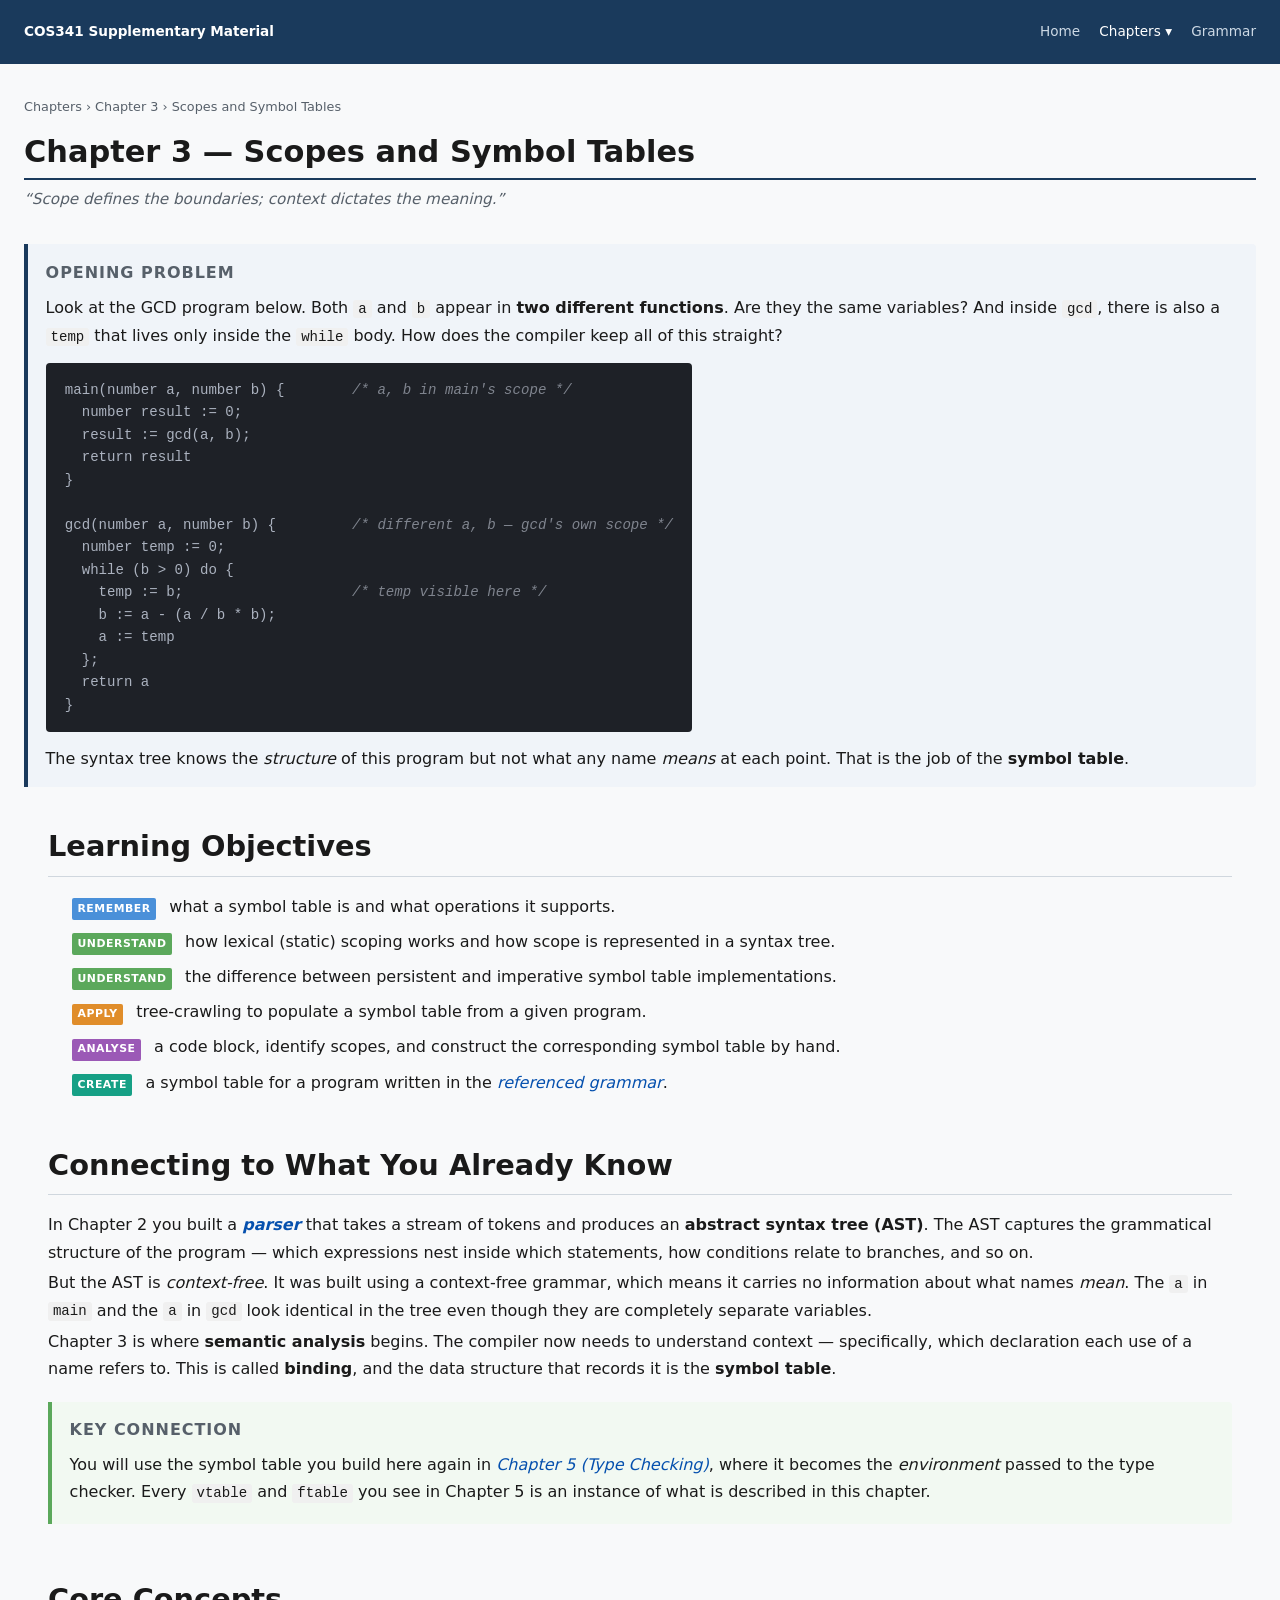
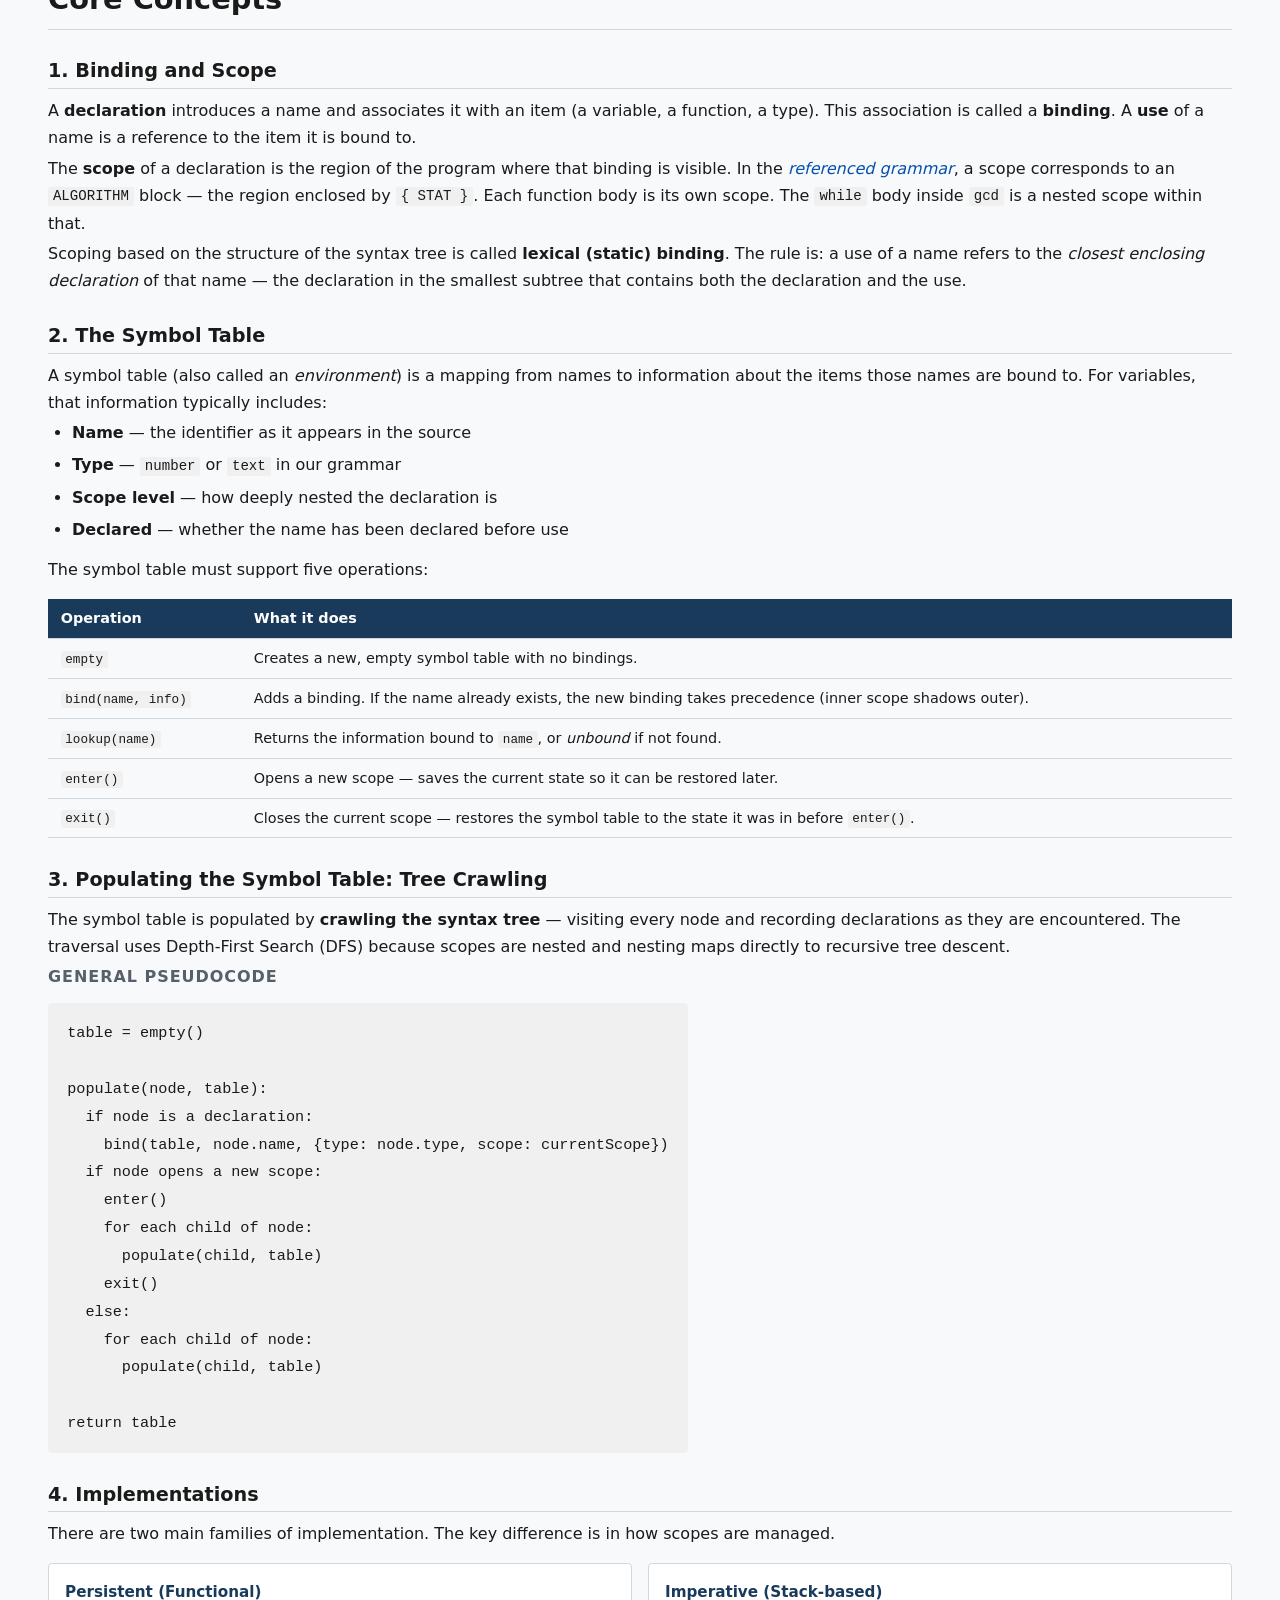
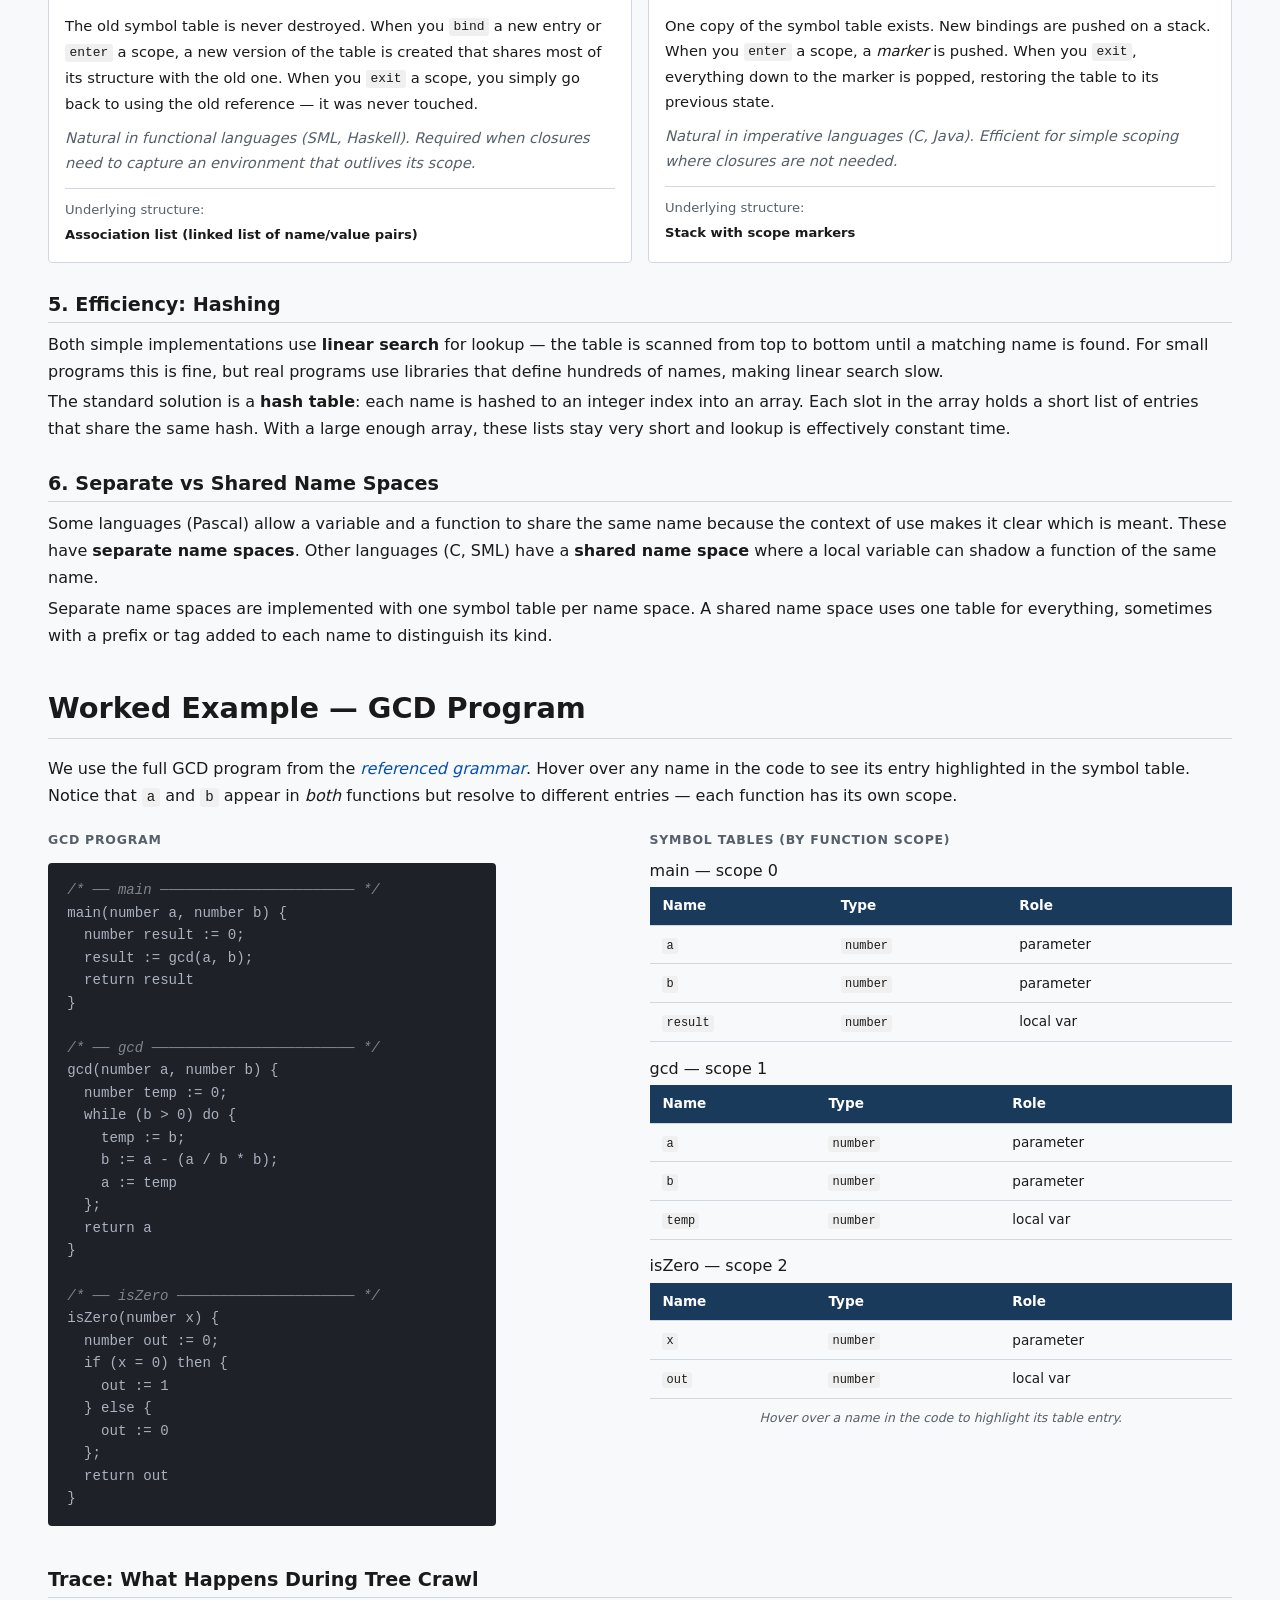
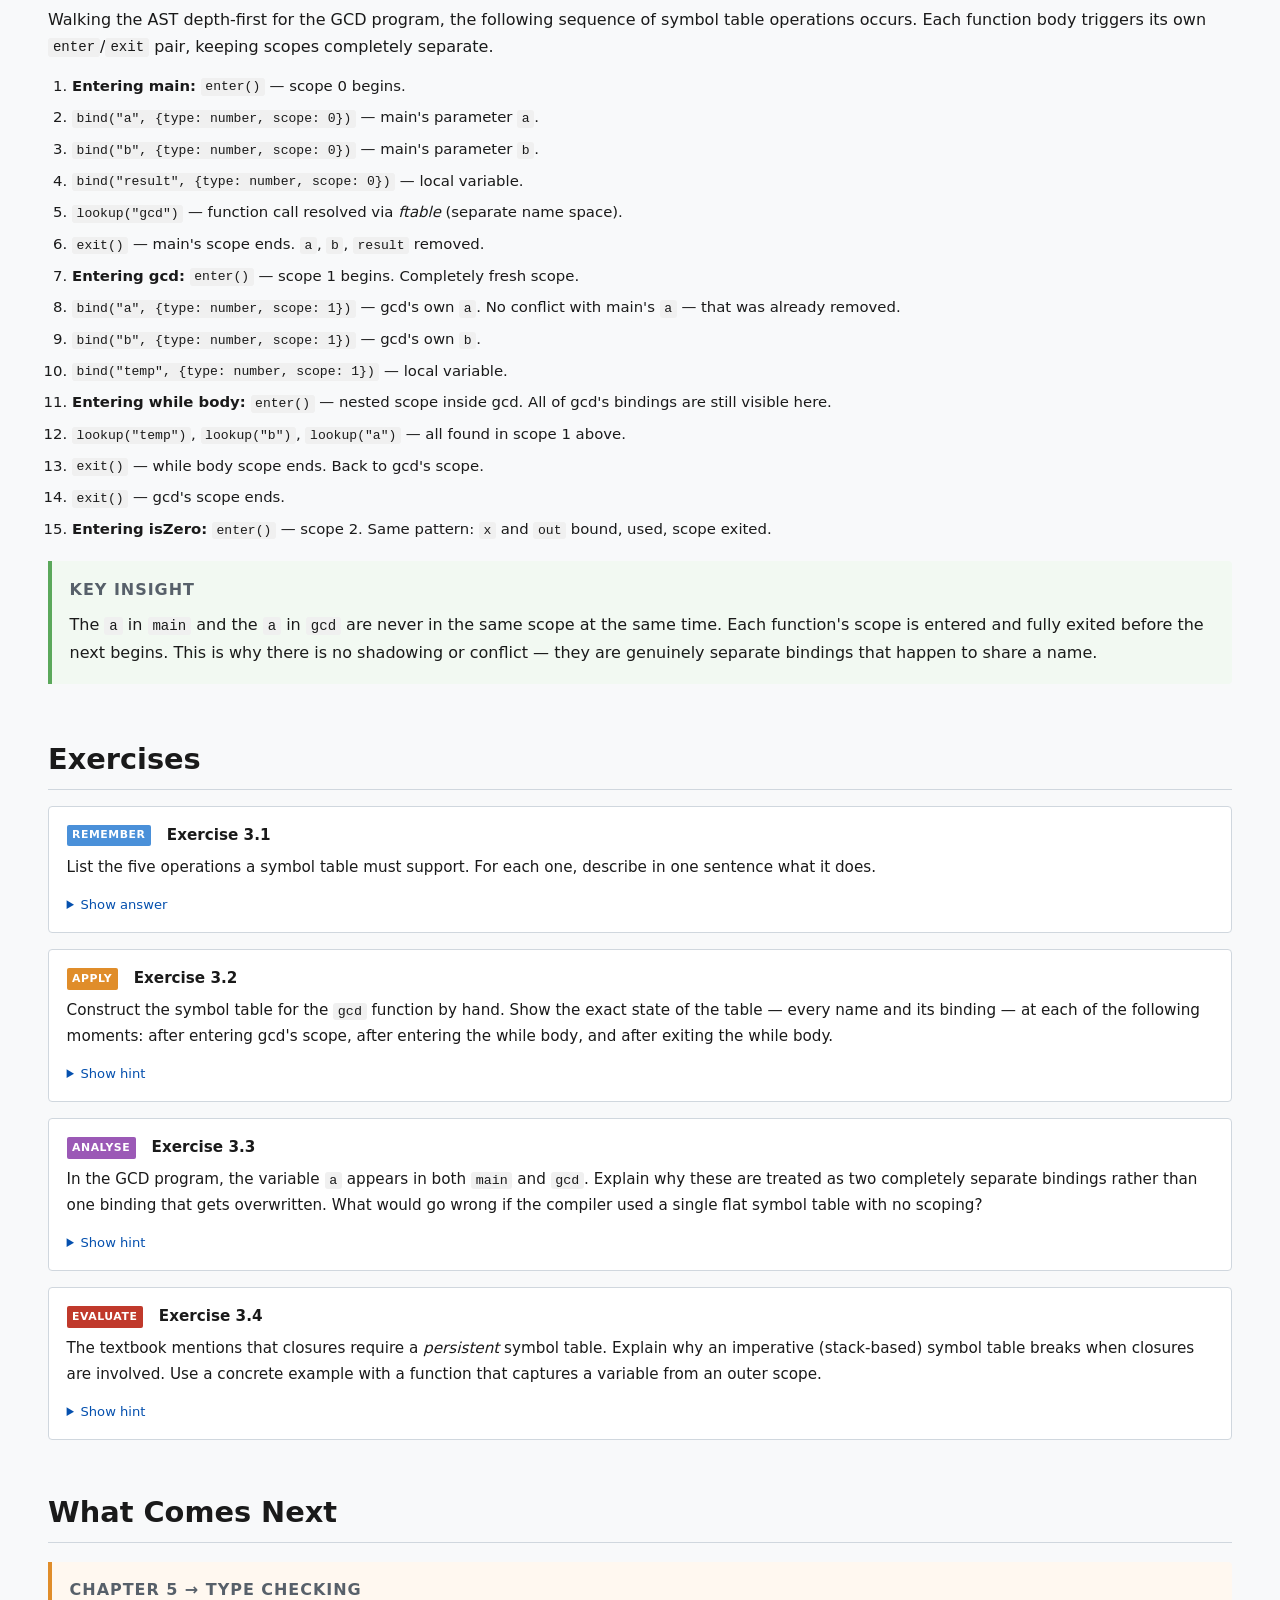
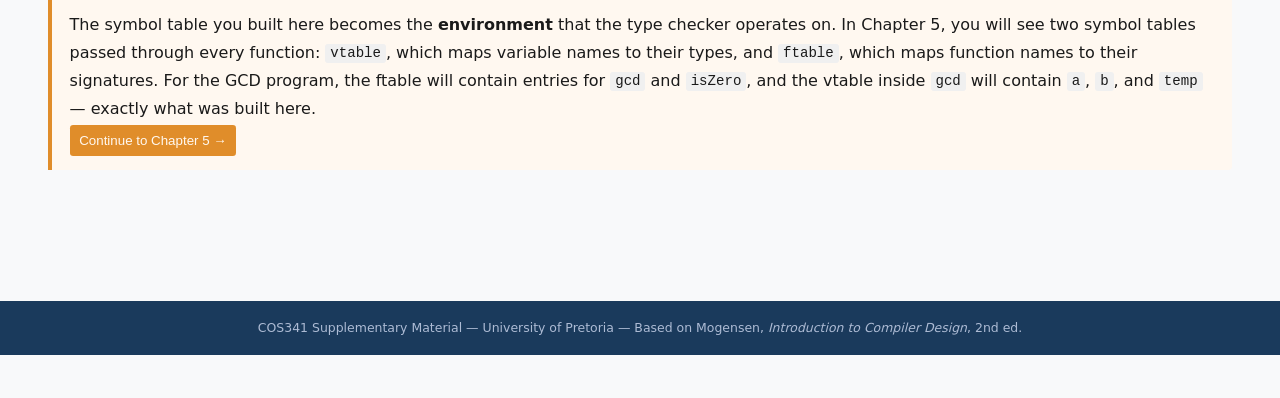
<file: pages/chapter3.html>
<!DOCTYPE html>
<html lang="en">
<head>
  <meta charset="UTF-8" />
  <meta name="viewport" content="width=device-width, initial-scale=1.0" />
  <title>Chapter 3 — Scopes and Symbol Tables | COS341 Supplement</title>
  <link rel="stylesheet" href="../css/style.css" />
  <link rel="stylesheet" href="../css/components.css" />
  <link rel="stylesheet" href="../css/layouts.css" />
  <link rel="stylesheet" href="../css/tables.css" />
  <link rel="stylesheet" href="../css/diagrams.css" />
  <link rel="stylesheet" href="../css/interactive.css" />
  <script src="../js/header.js" defer></script>
</head>
<body>

  <site-header></site-header>

  <main class="article">
    <p class="breadcrumb">Chapters &rsaquo; Chapter 3 &rsaquo; Scopes and Symbol Tables</p>
    <h1 class="article__title">Chapter 3 &mdash; Scopes and Symbol Tables</h1>
    <p class="article__subtitle">&ldquo;Scope defines the boundaries; context dictates the meaning.&rdquo;</p>

    <!-- ── EVENT 1: GAIN ATTENTION ──────────────────────────────── -->
    <div class="callout callout--question">
      <p class="callout__label">Opening Problem</p>
      <p>Look at the GCD program below. Both <code>a</code> and <code>b</code> appear in
         <strong>two different functions</strong>. Are they the same variables?
         And inside <code>gcd</code>, there is also a <code>temp</code> that lives only
         inside the <code>while</code> body. How does the compiler keep all of this straight?</p>
      <pre class="code-block"><code>main(number a, number b) {        <span class="code-comment">/* a, b in main's scope */</span>
  number result := 0;
  result := gcd(a, b);
  return result
}

gcd(number a, number b) {         <span class="code-comment">/* different a, b — gcd's own scope */</span>
  number temp := 0;
  while (b > 0) do {
    temp := b;                    <span class="code-comment">/* temp visible here */</span>
    b := a - (a / b * b);
    a := temp
  };
  return a
}</code></pre>
      <p>The syntax tree knows the <em>structure</em> of this program but not what any name
         <em>means</em> at each point. That is the job of the <strong>symbol table</strong>.</p>
    </div>

    <!-- ── EVENT 2: LEARNING OBJECTIVES ─────────────────────────── -->
    <section class="section" id="objectives">
      <h2>Learning Objectives</h2>
      <ul class="objectives-list">
        <li><span class="bloom bloom--remember">Remember</span> what a symbol table is and what operations it supports.</li>
        <li><span class="bloom bloom--understand">Understand</span> how lexical (static) scoping works and how scope is represented in a syntax tree.</li>
        <li><span class="bloom bloom--understand">Understand</span> the difference between persistent and imperative symbol table implementations.</li>
        <li><span class="bloom bloom--apply">Apply</span> tree-crawling to populate a symbol table from a given program.</li>
        <li><span class="bloom bloom--analyse">Analyse</span> a code block, identify scopes, and construct the corresponding symbol table by hand.</li>
        <li><span class="bloom bloom--create">Create</span> a symbol table for a program written in the <a class="hyperlink" href="grammar.html">referenced grammar</a>.</li>
      </ul>
    </section>

    <!-- ── EVENT 3: RECALL ───────────────────────────────────────── -->
    <section class="section" id="recall">
      <h2>Connecting to What You Already Know</h2>
      <p>In Chapter 2 you built a <strong><a class="hyperlink" "chapter2.html">parser</a></strong> that takes a stream of tokens and produces an <strong>abstract syntax tree (AST)</strong>. The AST captures the grammatical structure of the program — which expressions nest inside which statements, how conditions relate to branches, and so on.</p>
      <p>But the AST is <em>context-free</em>. It was built using a context-free grammar, which means it carries no information about what names <em>mean</em>. The <code>a</code> in <code>main</code> and the <code>a</code> in <code>gcd</code> look identical in the tree even though they are completely separate variables.</p>
      <p>Chapter 3 is where <strong>semantic analysis</strong> begins. The compiler now needs to understand context — specifically, which declaration each use of a name refers to. This is called <strong>binding</strong>, and the data structure that records it is the <strong>symbol table</strong>.</p>
      <div class="callout callout--info">
        <p class="callout__label">Key Connection</p>
        <p>You will use the symbol table you build here again in <a class="hyperlink" href="chapter5.html">Chapter 5 (Type Checking)</a>, where it becomes the <em>environment</em> passed to the type checker. Every <code>vtable</code> and <code>ftable</code> you see in Chapter 5 is an instance of what is described in this chapter.</p>
      </div>
    </section>

    <!-- ── EVENT 4: CONTENT ──────────────────────────────────────── -->
    <section class="section" id="content">
      <h2>Core Concepts</h2>

      <h3>1. Binding and Scope</h3>
      <p>A <strong>declaration</strong> introduces a name and associates it with an item (a variable, a function, a type). This association is called a <strong>binding</strong>. A <strong>use</strong> of a name is a reference to the item it is bound to.</p>
      <p>The <strong>scope</strong> of a declaration is the region of the program where that binding is visible. In the <a class="hyperlink" href="grammar.html">referenced grammar</a>, a scope corresponds to an <code>ALGORITHM</code> block — the region enclosed by <code>{ STAT }</code>. Each function body is its own scope. The <code>while</code> body inside <code>gcd</code> is a nested scope within that.</p>
      <p>Scoping based on the structure of the syntax tree is called <strong>lexical (static) binding</strong>. The rule is: a use of a name refers to the <em>closest enclosing declaration</em> of that name — the declaration in the smallest subtree that contains both the declaration and the use.</p>

      <h3>2. The Symbol Table</h3>
      <p>A symbol table (also called an <em>environment</em>) is a mapping from names to information about the items those names are bound to. For variables, that information typically includes:</p>
      <ul>
        <li><strong>Name</strong> — the identifier as it appears in the source</li>
        <li><strong>Type</strong> — <code>number</code> or <code>text</code> in our grammar</li>
        <li><strong>Scope level</strong> — how deeply nested the declaration is</li>
        <li><strong>Declared</strong> — whether the name has been declared before use</li>
      </ul>
      <p>The symbol table must support five operations:</p>

      <div class="op-table-wrapper">
        <table class="op-table">
          <thead>
            <tr><th>Operation</th><th>What it does</th></tr>
          </thead>
          <tbody>
            <tr><td><code>empty</code></td><td>Creates a new, empty symbol table with no bindings.</td></tr>
            <tr><td><code>bind(name, info)</code></td><td>Adds a binding. If the name already exists, the new binding takes precedence (inner scope shadows outer).</td></tr>
            <tr><td><code>lookup(name)</code></td><td>Returns the information bound to <code>name</code>, or <em>unbound</em> if not found.</td></tr>
            <tr><td><code>enter()</code></td><td>Opens a new scope — saves the current state so it can be restored later.</td></tr>
            <tr><td><code>exit()</code></td><td>Closes the current scope — restores the symbol table to the state it was in before <code>enter()</code>.</td></tr>
          </tbody>
        </table>
      </div>

      <h3>3. Populating the Symbol Table: Tree Crawling</h3>
      <p>The symbol table is populated by <strong>crawling the syntax tree</strong> — visiting every node and recording declarations as they are encountered. The traversal uses Depth-First Search (DFS) because scopes are nested and nesting maps directly to recursive tree descent.</p>

        <p class="callout__label">General Pseudocode</p>
        <pre class="code-block code-block--pseudo"><code>table = empty()

populate(node, table):
  if node is a declaration:
    bind(table, node.name, {type: node.type, scope: currentScope})
  if node opens a new scope:
    enter()
    for each child of node:
      populate(child, table)
    exit()
  else:
    for each child of node:
      populate(child, table)

return table</code></pre>

      <h3>4. Implementations</h3>
      <p>There are two main families of implementation. The key difference is in how scopes are managed.</p>

      <div class="impl-grid">
        <div class="impl-card">
          <h4>Persistent (Functional)</h4>
          <p>The old symbol table is never destroyed. When you <code>bind</code> a new entry or <code>enter</code> a scope, a new version of the table is created that shares most of its structure with the old one. When you <code>exit</code> a scope, you simply go back to using the old reference — it was never touched.</p>
          <p class="impl-card__use">Natural in functional languages (SML, Haskell). Required when closures need to capture an environment that outlives its scope.</p>
          <div class="impl-card__structure">
            <span>Underlying structure:</span>
            <strong>Association list (linked list of name/value pairs)</strong>
          </div>
        </div>
        <div class="impl-card">
          <h4>Imperative (Stack-based)</h4>
          <p>One copy of the symbol table exists. New bindings are pushed on a stack. When you <code>enter</code> a scope, a <em>marker</em> is pushed. When you <code>exit</code>, everything down to the marker is popped, restoring the table to its previous state.</p>
          <p class="impl-card__use">Natural in imperative languages (C, Java). Efficient for simple scoping where closures are not needed.</p>
          <div class="impl-card__structure">
            <span>Underlying structure:</span>
            <strong>Stack with scope markers</strong>
          </div>
        </div>
      </div>

      <h3>5. Efficiency: Hashing</h3>
      <p>Both simple implementations use <strong>linear search</strong> for lookup — the table is scanned from top to bottom until a matching name is found. For small programs this is fine, but real programs use libraries that define hundreds of names, making linear search slow.</p>
      <p>The standard solution is a <strong>hash table</strong>: each name is hashed to an integer index into an array. Each slot in the array holds a short list of entries that share the same hash. With a large enough array, these lists stay very short and lookup is effectively constant time.</p>

      <h3>6. Separate vs Shared Name Spaces</h3>
      <p>Some languages (Pascal) allow a variable and a function to share the same name because the context of use makes it clear which is meant. These have <strong>separate name spaces</strong>. Other languages (C, SML) have a <strong>shared name space</strong> where a local variable can shadow a function of the same name.</p>
      <p>Separate name spaces are implemented with one symbol table per name space. A shared name space uses one table for everything, sometimes with a prefix or tag added to each name to distinguish its kind.</p>
    </section>

    <!-- ── EVENT 5: WORKED EXAMPLE — GCD ────────────────────────── -->
    <section class="section" id="example">
      <h2>Worked Example — GCD Program</h2>
      <p>We use the full GCD program from the <a class="hyperlink" href="grammar.html">referenced grammar</a>.
         Hover over any name in the code to see its entry highlighted in the symbol table.
         Notice that <code>a</code> and <code>b</code> appear in <em>both</em> functions but resolve
         to different entries — each function has its own scope.</p>

      <div class="interactive-demo">
        <div class="demo-code">
          <p class="demo-label">GCD Program</p>
          <pre class="code-block code-block--interactive"><code><span class="code-comment">/* ── main ─────────────────────── */</span>
main(<span class="var-ref" data-var="main_a">number a</span>, <span class="var-ref" data-var="main_b">number b</span>) {
  <span class="var-ref" data-var="main_result">number result</span> := 0;
  <span class="var-ref" data-var="main_result_use">result</span> := gcd(<span class="var-ref" data-var="main_a_use">a</span>, <span class="var-ref" data-var="main_b_use">b</span>);
  return <span class="var-ref" data-var="main_result_ret">result</span>
}

<span class="code-comment">/* ── gcd ──────────────────────── */</span>
gcd(<span class="var-ref" data-var="gcd_a">number a</span>, <span class="var-ref" data-var="gcd_b">number b</span>) {
  <span class="var-ref" data-var="gcd_temp">number temp</span> := 0;
  while (<span class="var-ref" data-var="gcd_b_cond">b</span> > 0) do {
    <span class="var-ref" data-var="gcd_temp_use1">temp</span> := <span class="var-ref" data-var="gcd_b_use1">b</span>;
    <span class="var-ref" data-var="gcd_b_use2">b</span> := <span class="var-ref" data-var="gcd_a_use1">a</span> - (<span class="var-ref" data-var="gcd_a_use2">a</span> / <span class="var-ref" data-var="gcd_b_use3">b</span> * <span class="var-ref" data-var="gcd_b_use4">b</span>);
    <span class="var-ref" data-var="gcd_a_use3">a</span> := <span class="var-ref" data-var="gcd_temp_use2">temp</span>
  };
  return <span class="var-ref" data-var="gcd_a_ret">a</span>
}

<span class="code-comment">/* ── isZero ───────────────────── */</span>
isZero(<span class="var-ref" data-var="iz_x">number x</span>) {
  <span class="var-ref" data-var="iz_out">number out</span> := 0;
  if (<span class="var-ref" data-var="iz_x_use">x</span> = 0) then {
    <span class="var-ref" data-var="iz_out_use1">out</span> := 1
  } else {
    <span class="var-ref" data-var="iz_out_use2">out</span> := 0
  };
  return <span class="var-ref" data-var="iz_out_ret">out</span>
}</code></pre>
        </div>

        <div class="demo-table">
          <p class="demo-label">Symbol Tables (by function scope)</p>

          <p class="demo-scope-label">main — scope 0</p>
          <table class="sym-table">
            <thead>
              <tr><th>Name</th><th>Type</th><th>Role</th></tr>
            </thead>
            <tbody>
              <tr class="sym-row" data-row="main_a main_a_use">
                <td><code>a</code></td><td><code>number</code></td><td>parameter</td>
              </tr>
              <tr class="sym-row" data-row="main_b main_b_use">
                <td><code>b</code></td><td><code>number</code></td><td>parameter</td>
              </tr>
              <tr class="sym-row" data-row="main_result main_result_use main_result_ret">
                <td><code>result</code></td><td><code>number</code></td><td>local var</td>
              </tr>
            </tbody>
          </table>

          <p class="demo-scope-label" style="margin-top:0.8rem">gcd — scope 1</p>
          <table class="sym-table">
            <thead>
              <tr><th>Name</th><th>Type</th><th>Role</th></tr>
            </thead>
            <tbody>
              <tr class="sym-row" data-row="gcd_a gcd_a_use1 gcd_a_use2 gcd_a_use3 gcd_a_ret">
                <td><code>a</code></td><td><code>number</code></td><td>parameter</td>
              </tr>
              <tr class="sym-row" data-row="gcd_b gcd_b_cond gcd_b_use1 gcd_b_use2 gcd_b_use3 gcd_b_use4">
                <td><code>b</code></td><td><code>number</code></td><td>parameter</td>
              </tr>
              <tr class="sym-row" data-row="gcd_temp gcd_temp_use1 gcd_temp_use2">
                <td><code>temp</code></td><td><code>number</code></td><td>local var</td>
              </tr>
            </tbody>
          </table>

          <p class="demo-scope-label" style="margin-top:0.8rem">isZero — scope 2</p>
          <table class="sym-table">
            <thead>
              <tr><th>Name</th><th>Type</th><th>Role</th></tr>
            </thead>
            <tbody>
              <tr class="sym-row" data-row="iz_x iz_x_use">
                <td><code>x</code></td><td><code>number</code></td><td>parameter</td>
              </tr>
              <tr class="sym-row" data-row="iz_out iz_out_use1 iz_out_use2 iz_out_ret">
                <td><code>out</code></td><td><code>number</code></td><td>local var</td>
              </tr>
            </tbody>
          </table>

          <p class="demo-hint" id="demoHint">Hover over a name in the code to highlight its table entry.</p>
        </div>
      </div>

      <h3>Trace: What Happens During Tree Crawl</h3>
      <p>Walking the AST depth-first for the GCD program, the following sequence of symbol table operations occurs. Each function body triggers its own <code>enter</code>/<code>exit</code> pair, keeping scopes completely separate.</p>
      <ol class="trace-list">
        <li><strong>Entering main:</strong> <code>enter()</code> — scope 0 begins.</li>
        <li><code>bind("a", {type: number, scope: 0})</code> — main's parameter <code>a</code>.</li>
        <li><code>bind("b", {type: number, scope: 0})</code> — main's parameter <code>b</code>.</li>
        <li><code>bind("result", {type: number, scope: 0})</code> — local variable.</li>
        <li><code>lookup("gcd")</code> — function call resolved via <em>ftable</em> (separate name space).</li>
        <li><code>exit()</code> — main's scope ends. <code>a</code>, <code>b</code>, <code>result</code> removed.</li>
        <li><strong>Entering gcd:</strong> <code>enter()</code> — scope 1 begins. Completely fresh scope.</li>
        <li><code>bind("a", {type: number, scope: 1})</code> — gcd's own <code>a</code>. No conflict with main's <code>a</code> — that was already removed.</li>
        <li><code>bind("b", {type: number, scope: 1})</code> — gcd's own <code>b</code>.</li>
        <li><code>bind("temp", {type: number, scope: 1})</code> — local variable.</li>
        <li><strong>Entering while body:</strong> <code>enter()</code> — nested scope inside gcd. All of gcd's bindings are still visible here.</li>
        <li><code>lookup("temp")</code>, <code>lookup("b")</code>, <code>lookup("a")</code> — all found in scope 1 above.</li>
        <li><code>exit()</code> — while body scope ends. Back to gcd's scope.</li>
        <li><code>exit()</code> — gcd's scope ends.</li>
        <li><strong>Entering isZero:</strong> <code>enter()</code> — scope 2. Same pattern: <code>x</code> and <code>out</code> bound, used, scope exited.</li>
      </ol>

      <div class="callout callout--info">
        <p class="callout__label">Key Insight</p>
        <p>The <code>a</code> in <code>main</code> and the <code>a</code> in <code>gcd</code> are never in the same scope at the same time. Each function's scope is entered and fully exited before the next begins. This is why there is no shadowing or conflict — they are genuinely separate bindings that happen to share a name.</p>
      </div>
    </section>

    <!-- ── EVENT 6 & 7: EXERCISES ────────────────────────────────── -->
    <section class="section" id="exercises">
      <h2>Exercises</h2>

      <div class="exercise">
        <p class="exercise__level"><span class="bloom bloom--remember">Remember</span> Exercise 3.1</p>
        <p>List the five operations a symbol table must support. For each one, describe in one sentence what it does.</p>
        <details class="exercise__hint">
          <summary>Show answer</summary>
          <p><code>empty</code> — creates an empty table. <code>bind</code> — adds or overwrites a binding. <code>lookup</code> — retrieves a binding or returns <em>unbound</em>. <code>enter</code> — opens a new scope. <code>exit</code> — closes the current scope and restores the previous state.</p>
        </details>
      </div>

      <div class="exercise">
        <p class="exercise__level"><span class="bloom bloom--apply">Apply</span> Exercise 3.2</p>
        <p>Construct the symbol table for the <code>gcd</code> function by hand. Show the exact state of the table — every name and its binding — at each of the following moments: after entering gcd's scope, after entering the while body, and after exiting the while body.</p>
        <details class="exercise__hint">
          <summary>Show hint</summary>
          <p>After entering gcd: table has <code>a</code>, <code>b</code>, <code>temp</code>. After entering while body: same entries are still visible (the while body is a nested scope that inherits from gcd). After exiting while body: back to exactly gcd's scope — same three entries.</p>
        </details>
      </div>

      <div class="exercise">
        <p class="exercise__level"><span class="bloom bloom--analyse">Analyse</span> Exercise 3.3</p>
        <p>In the GCD program, the variable <code>a</code> appears in both <code>main</code> and <code>gcd</code>. Explain why these are treated as two completely separate bindings rather than one binding that gets overwritten. What would go wrong if the compiler used a single flat symbol table with no scoping?</p>
        <details class="exercise__hint">
          <summary>Show hint</summary>
          <p>Think about what happens when <code>gcd</code> modifies its local <code>a</code> during the Euclidean algorithm. If <code>main</code>'s <code>a</code> and <code>gcd</code>'s <code>a</code> were the same variable, what value would <code>main</code> see after the call to <code>gcd</code> returns?</p>
        </details>
      </div>

      <div class="exercise">
        <p class="exercise__level"><span class="bloom bloom--evaluate">Evaluate</span> Exercise 3.4</p>
        <p>The textbook mentions that closures require a <em>persistent</em> symbol table. Explain why an imperative (stack-based) symbol table breaks when closures are involved. Use a concrete example with a function that captures a variable from an outer scope.</p>
        <details class="exercise__hint">
          <summary>Show hint</summary>
          <p>Think about what happens to the inner function's environment when the outer function returns and its scope is exited. With an imperative table, what has happened to those bindings?</p>
        </details>
      </div>
    </section>

    <!-- ── EVENT 9: NEXT ─────────────────────────────────────────── -->
    <section class="section" id="next">
      <h2>What Comes Next</h2>
      <div class="callout callout--next">
        <p class="callout__label">Chapter 5 &rarr; Type Checking</p>
        <p>The symbol table you built here becomes the <strong>environment</strong> that the type checker operates on. In Chapter 5, you will see two symbol tables passed through every function: <code>vtable</code>, which maps variable names to their types, and <code>ftable</code>, which maps function names to their signatures. For the GCD program, the ftable will contain entries for <code>gcd</code> and <code>isZero</code>, and the vtable inside <code>gcd</code> will contain <code>a</code>, <code>b</code>, and <code>temp</code> — exactly what was built here.</p>
        <button class="btn-next" >
          <a href="chapter5.html">Continue to Chapter 5 &rarr;</a> 
        </button>
      </div>
    </section>

  </main>

  <footer class="site-footer">
    <p>COS341 Supplementary Material &mdash; University of Pretoria &mdash; Based on Mogensen, <em>Introduction to Compiler Design</em>, 2nd ed.</p>
  </footer>

  <script src="../js/script.js"></script>
</body>
</html>
</file>
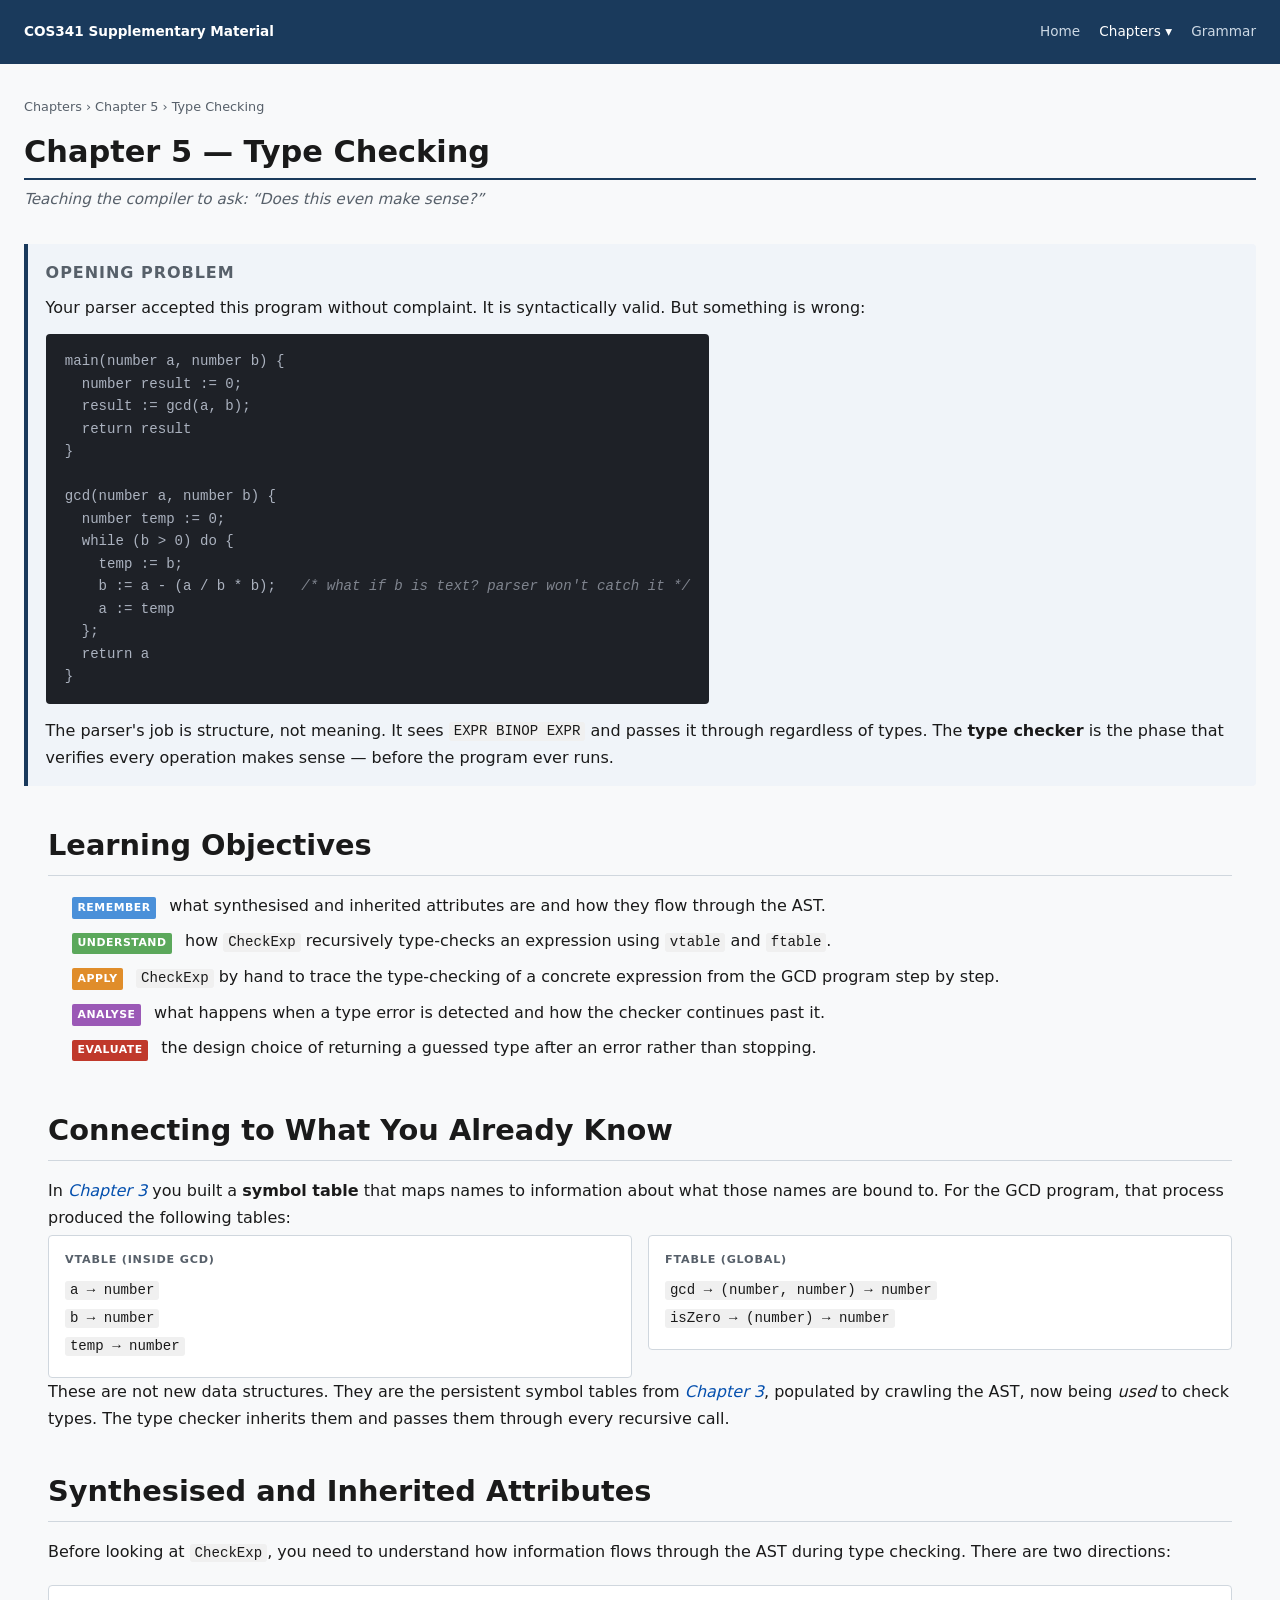
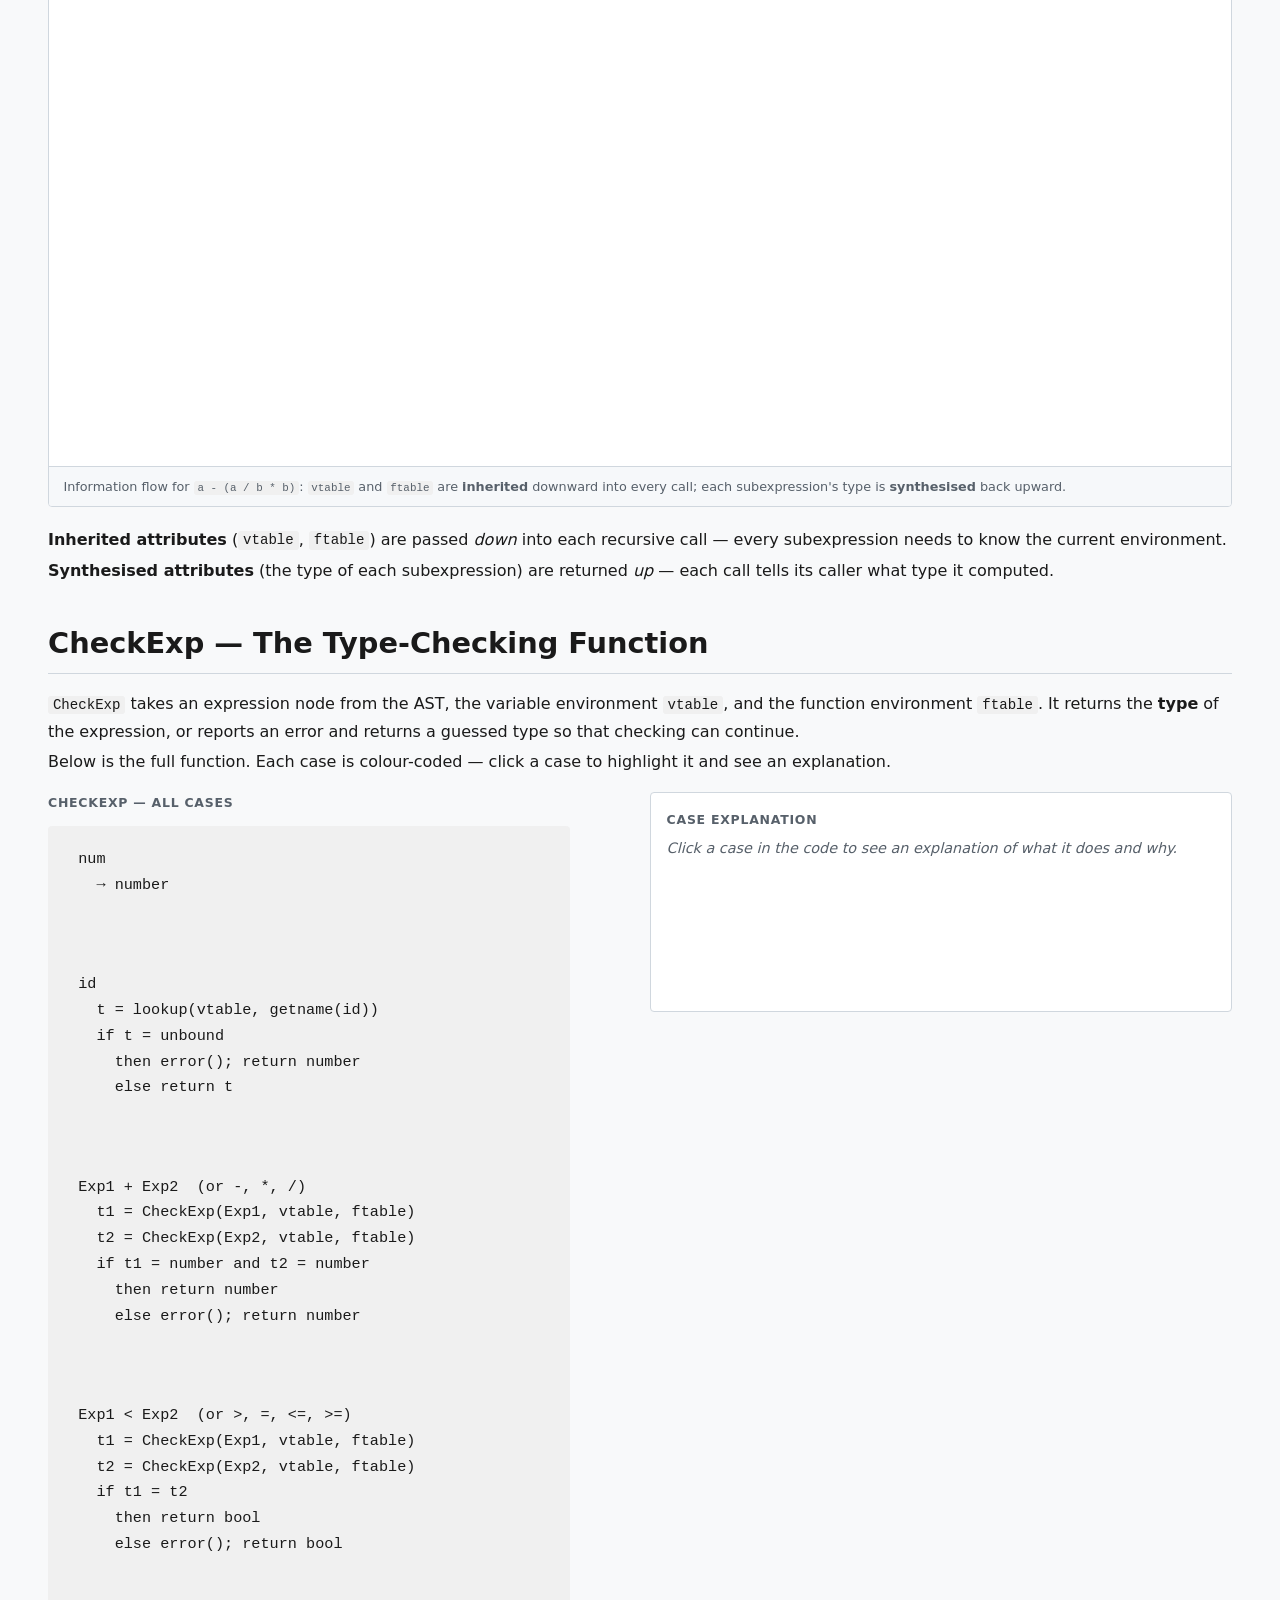
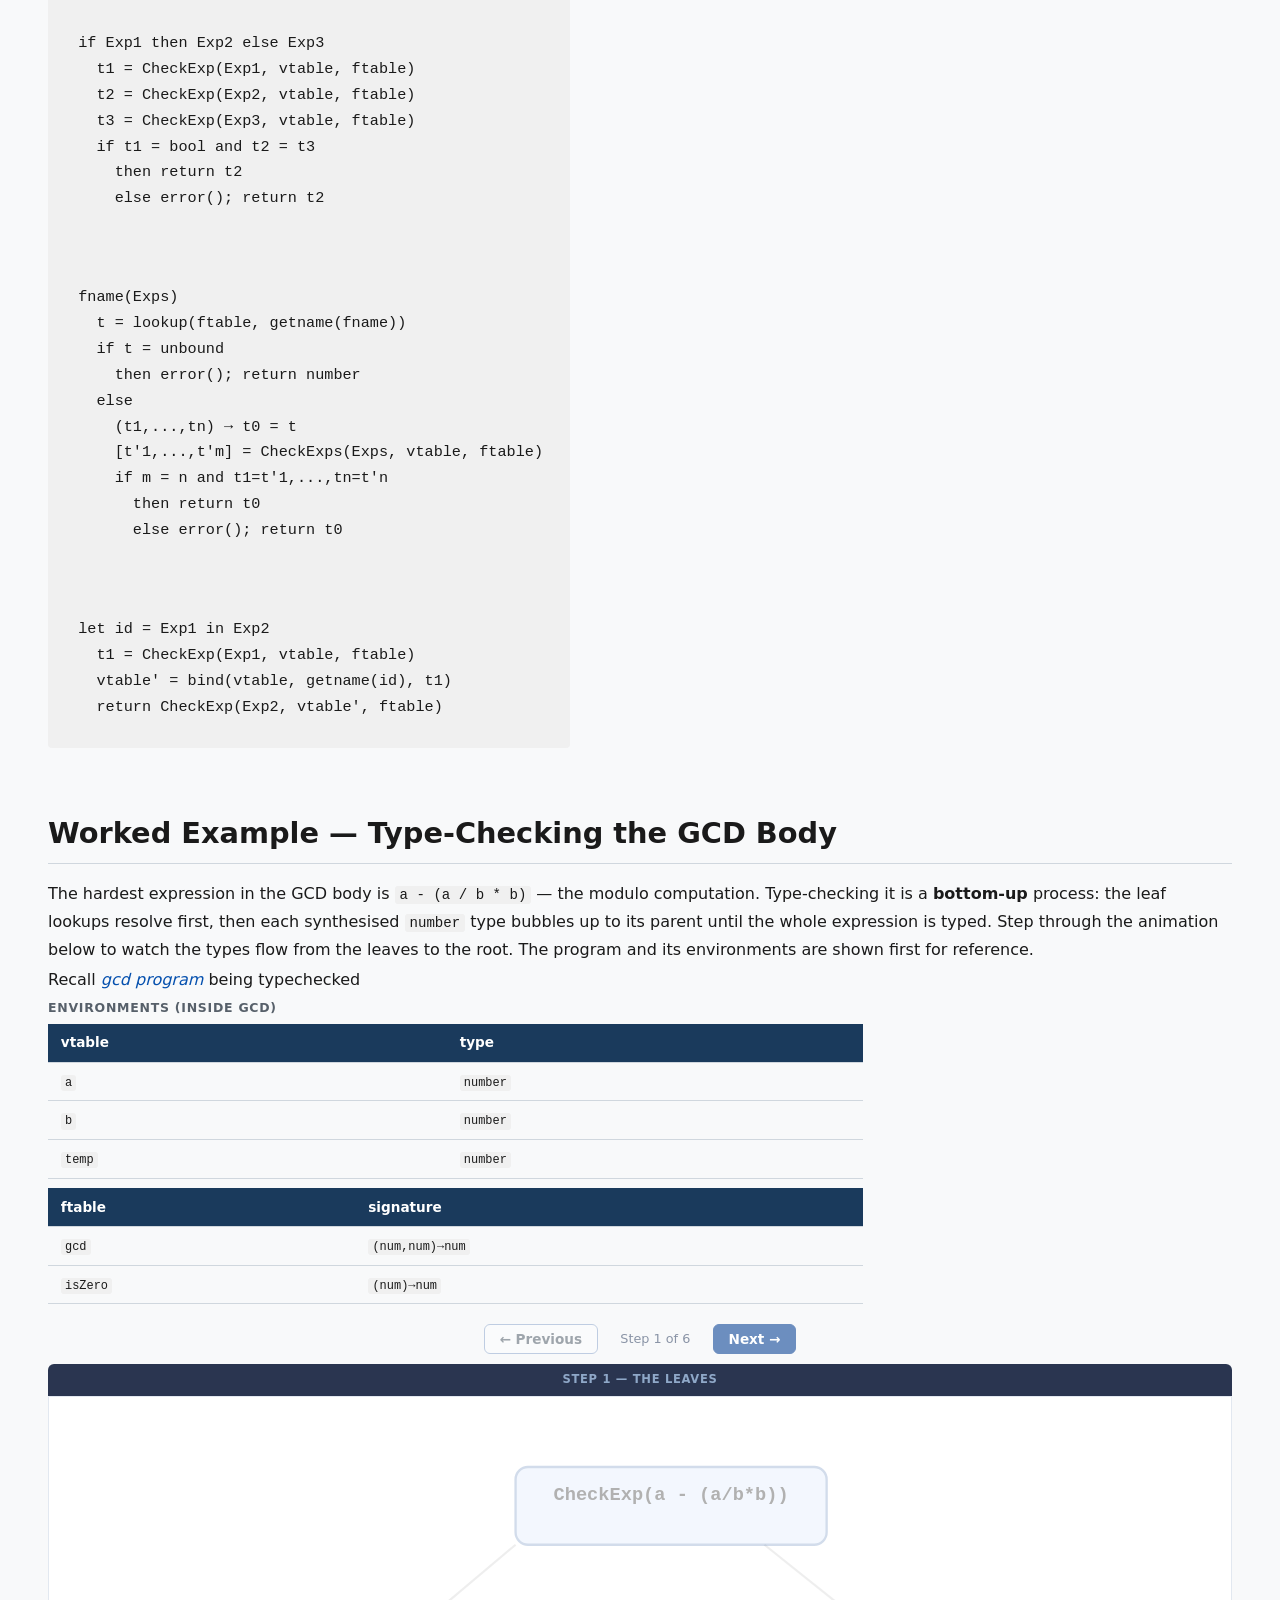
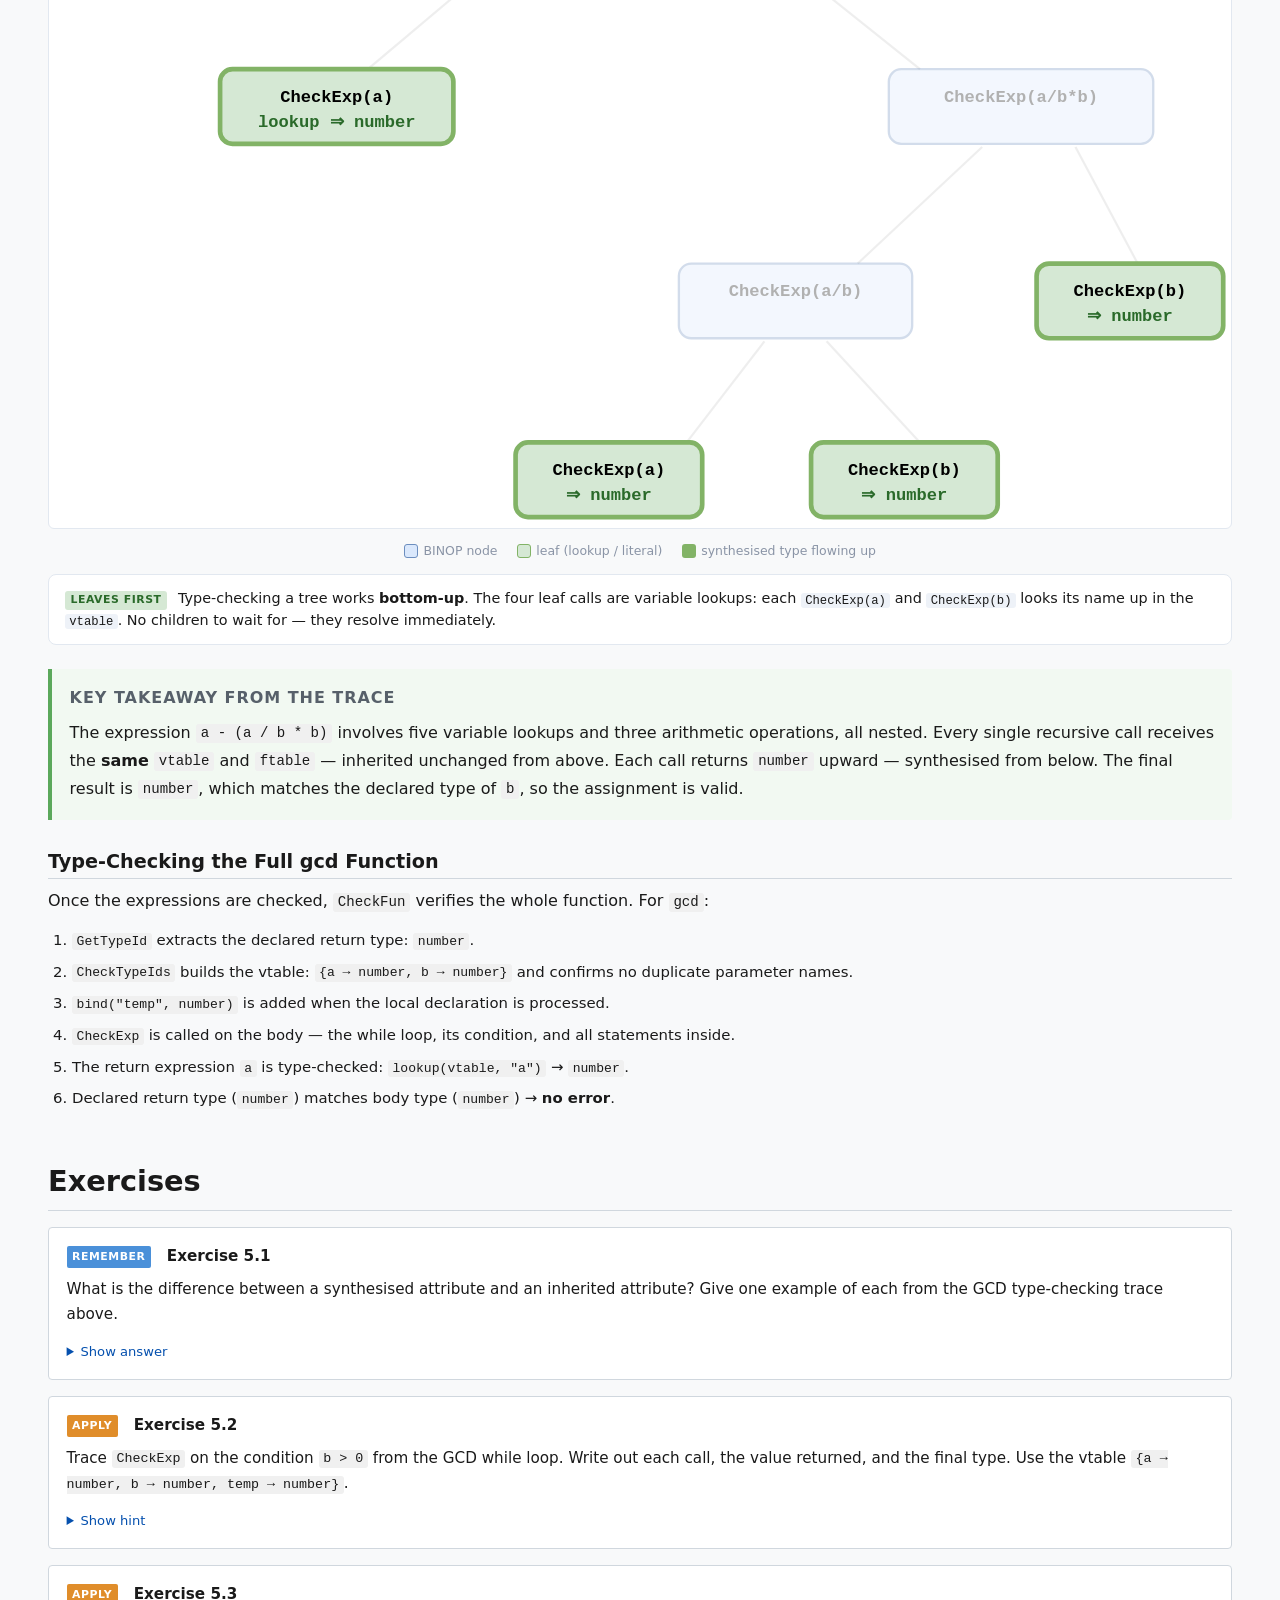
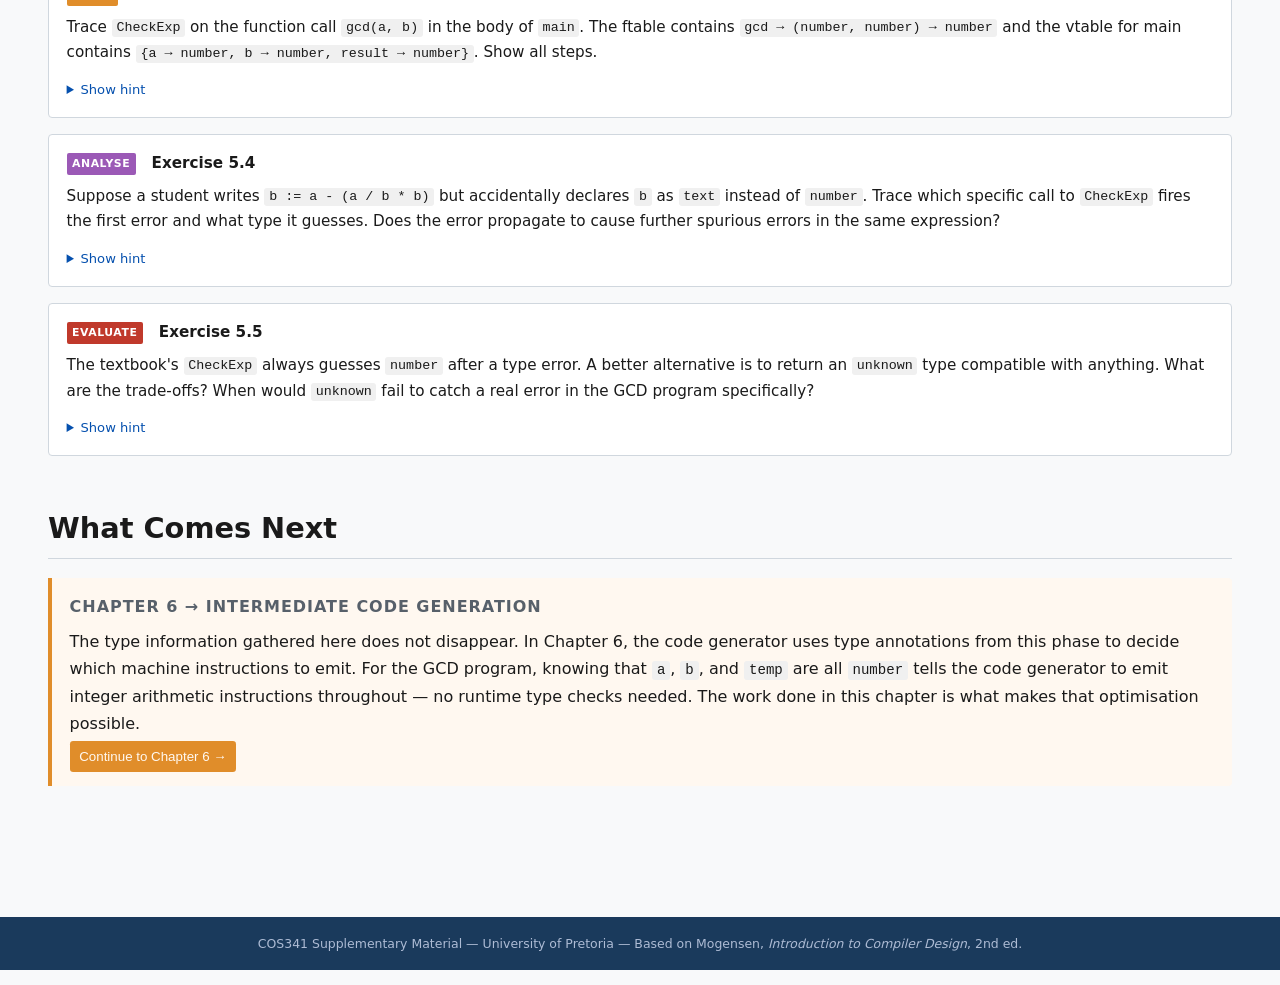
<file: pages/chapter5.html>
<!DOCTYPE html>
<html lang="en">
<head>
  <meta charset="UTF-8" />
  <meta name="viewport" content="width=device-width, initial-scale=1.0" />
  <title>Chapter 5 — Type Checking | COS341 Supplement</title>
  <link rel="stylesheet" href="../css/style.css" />
  <link rel="stylesheet" href="../css/components.css" />
  <link rel="stylesheet" href="../css/layouts.css" />
  <link rel="stylesheet" href="../css/tables.css" />
  <link rel="stylesheet" href="../css/diagrams.css" />
  <link rel="stylesheet" href="../css/interactive.css" />
  <link rel="stylesheet" href="../css/chapter5.css" />
  <script src="../js/header.js" defer></script>
</head>
<body>

  <site-header></site-header>

  <main class="article">

    <p class="breadcrumb">Chapters &rsaquo; Chapter 5 &rsaquo; Type Checking</p>
    <h1 class="article__title">Chapter 5 &mdash; Type Checking</h1>
    <p class="article__subtitle">Teaching the compiler to ask: &ldquo;Does this even make sense?&rdquo;</p>

    <!-- ── EVENT 1: GAIN ATTENTION ──────────────────────────────── -->
    <div class="callout callout--question">
      <p class="callout__label">Opening Problem</p>
      <p>Your parser accepted this program without complaint. It is syntactically valid. But something is wrong:</p>
      <pre class="code-block"><code>main(number a, number b) {
  number result := 0;
  result := gcd(a, b);
  return result
}

gcd(number a, number b) {
  number temp := 0;
  while (b > 0) do {
    temp := b;
    b := a - (a / b * b);   <span class="code-comment">/* what if b is text? parser won't catch it */</span>
    a := temp
  };
  return a
}</code></pre>
      <p>The parser's job is structure, not meaning. It sees <code>EXPR BINOP EXPR</code> and passes it through regardless of types. The <strong>type checker</strong> is the phase that verifies every operation makes sense — before the program ever runs.</p>
    </div>

    <!-- ── EVENT 2: LEARNING OBJECTIVES ─────────────────────────── -->
    <section class="section" id="objectives">
      <h2>Learning Objectives</h2>
      <ul class="objectives-list">
        <li><span class="bloom bloom--remember">Remember</span> what synthesised and inherited attributes are and how they flow through the AST.</li>
        <li><span class="bloom bloom--understand">Understand</span> how <code>CheckExp</code> recursively type-checks an expression using <code>vtable</code> and <code>ftable</code>.</li>
        <li><span class="bloom bloom--apply">Apply</span> <code>CheckExp</code> by hand to trace the type-checking of a concrete expression from the GCD program step by step.</li>
        <li><span class="bloom bloom--analyse">Analyse</span> what happens when a type error is detected and how the checker continues past it.</li>
        <li><span class="bloom bloom--evaluate">Evaluate</span> the design choice of returning a guessed type after an error rather than stopping.</li>
      </ul>
    </section>

    <!-- ── EVENT 3: RECALL ───────────────────────────────────────── -->
    <section class="section" id="recall">
      <h2>Connecting to What You Already Know</h2>
      <p>In <a class="hyperlink" href="chapter3.html">Chapter 3</a> you built a <strong>symbol table</strong> that maps names to information about what those names are bound to. For the GCD program, that process produced the following tables:</p>
      <div class="two-col">
        <div class="info-card">
          <p class="info-card__label">vtable (inside gcd)</p>
          <p><code>a &rarr; number</code><br>
             <code>b &rarr; number</code><br>
             <code>temp &rarr; number</code></p>
        </div>
        <div class="info-card">
          <p class="info-card__label">ftable (global)</p>
          <p><code>gcd &rarr; (number, number) &rarr; number</code><br>
             <code>isZero &rarr; (number) &rarr; number</code></p>
        </div>
      </div>
      <p>These are not new data structures. They are the persistent symbol tables from <a class="hyperlink" href="chapter3.html">Chapter 3</a>, populated by crawling the AST, now being <em>used</em> to check types. The type checker inherits them and passes them through every recursive call.</p>
    </section>

    <!-- ── EVENT 4: ATTRIBUTES ───────────────────────────────────── -->
    <section class="section" id="attributes">
      <h2>Synthesised and Inherited Attributes</h2>
      <p>Before looking at <code>CheckExp</code>, you need to understand how information flows through the AST during type checking. There are two directions:</p>

      <figure class="diagram-embed">
        <iframe
          title="Synthesised and inherited attributes flowing through the AST"
          src="https://viewer.diagrams.net/?tags=%7B%7D&lightbox=1&highlight=0000ff&edit=_blank&layers=1&nav=1&dark=auto#R%3Cmxfile%3E%3Cdiagram%20name%3D%22Attribute%20Flow%22%20id%3D%22attr-flow%22%3E5Vprb6M4FP01SM1KrcAOj3xsM%2BnMSJ1t1c5oZj8acACVQBacptlfv9fBvEkmIUAaTaoEc40v5Zxzrx9YwtPF%2B%2BeILN1voU19Ccn2u4Q%2FSQjpmga%2F3LBJDKqCE4MTeXZiknPDi%2FcfTYxKal15No2FLTGxMPSZtywbrTAIqMVKNhJF4bp82Tz07ZJhSRxaM7xYxK9bf3o2cxOrocq5%[base64]%2FPiyCZhLYy%2BmNpdSwH%2B%2FBi6NPLa13DIWeeaKgTgBwhmSDFmajPml8L2G7xUvcGBBDPD9ix9H6ROBPXmo5GbiyWkEKBYAFpR8puGCsmgDl7gFrWEhkXWuSzWVTerFEOebclQRERVO5jmXABSECpoV8fz4%2BP0QQUArCFI4uVu7gNnLkli8Zg1poqITz%2FenCZHQDtuEGnOLs86i8JUWajTLoOa8oizUoKyakGa%2Fnp45JVueDGmCRq0QV%2BuIK0oZcVxBXOsA8YeGqO0Qb5Ua9rgJbwOZGPJ3He8avqQrOPX9%2Bu1EwA%2Fo0uT7ffb8rShfvTf5qlovgJOLRRzd94b1GJexxp3kCmR%2B9GRh9pQsdLkPPHG%2F2v3AyRerZTzVTnIB%2FmP1mQ3OusSTCuyoXZvH1PENV5FFq6O4IuqBfcvnTHAWhAEtI11DNPlkNen0SLlRM1QZiRzKiqOYOogR9Qnz3sr%2F%2FUmQoIuBBA0FCW4HSTpUGg4QMhQi40tBxBwKEbUtImRgSPBgItEuBpKhVOIFbk89juWTOPas3wBj6xMTxnnNwNgkdqmdjgygny80nBCNbBsW%2Bv8JnNJ3j%2F2CsnyDxdk%2FwgE8TLRJqvT0lNfJe7q30kDijRGTL57xdaa5KCdLRZo0wUcQJgYQ8o2CZbU0hrjGk92cCu9PoQe05E0qKgjn8xgeoqqB7H86VBY99bpnl4W%2BWxb4AFmg3mVxLd8gWdfKulAO10XXQuhlrHF2GZyYHbJZWp%2FpQVa1igzw%2BDwyiDdBy24izaOnyCCb6zXJoML8mOgEyNnDvFZgXi4zj4rMK43M5%2FmtQH2wWpg0KtA91NwIeGmZp7sIz255Ge%2FmxTgHL4V0rKhGJQ7x2eKwdTreO4YdjvCD%2BtSOiFP01JYRt2eNpmfiWs9QzT%2BFuBMzYdsJL%2F7AkVEfZnQVGppczmlIPVtktJ2W4w8cGb0RhwyjMmc8F3M%2BdXbzlFOy3TWTDdSPW%2F%2BfG%2FyviTdr%2B2la7xeG45b7J%2FXlfowr7%2FcqOwG6WO4HCNkhGO7YjVN45Vl8DVLcjePTOWtC6YE6lG%2BCaYEVangXKlfejagVrPZI9AisvBOwEtjIdWx2zR1rmBX3CxW3CC0h0WyNnx5%2F%2Fg2Hq%2FpUsN1b5wakq2%2BhJhVVjrtRpUeOyMmDzPAb4%2FyEgUUlM%2B4Q7tgoe0j6H9EoR7Tmx%2FiNn6SzqPlpl4XjIcIi6%2FxqRJS31jUGxo8nHhZwFe8nN8vhwkEzdivgiHCIBwqHvaOR80RAuhJ5agRU%2FbSOADjN98sml%2BdblfHsfw%3D%3D%3C%2Fdiagram%3E%3C%2Fmxfile%3E"
          loading="lazy"
          allowfullscreen></iframe>
        <figcaption class="diagram-embed__caption">
          Information flow for <code>a - (a / b * b)</code>: <code>vtable</code> and
          <code>ftable</code> are <strong>inherited</strong> downward into every call;
          each subexpression's type is <strong>synthesised</strong> back upward.
        </figcaption>
      </figure>

      <p><strong>Inherited attributes</strong> (<code>vtable</code>, <code>ftable</code>) are passed <em>down</em> into each recursive call — every subexpression needs to know the current environment.</p>
      <p><strong>Synthesised attributes</strong> (the type of each subexpression) are returned <em>up</em> — each call tells its caller what type it computed.</p>
    </section>

    <!-- ── CheckExp reference ────────────────────────────────────── -->
    <section class="section" id="checkexp-ref">
      <h2>CheckExp — The Type-Checking Function</h2>
      <p><code>CheckExp</code> takes an expression node from the AST, the variable environment <code>vtable</code>, and the function environment <code>ftable</code>. It returns the <strong>type</strong> of the expression, or reports an error and returns a guessed type so that checking can continue.</p>
      <p>Below is the full function. Each case is colour-coded — click a case to highlight it and see an explanation.</p>

      <div class="checkexp-layout">
        <div class="checkexp-code-wrap">
          <p class="demo-label">CheckExp — All Cases</p>
          <pre class="code-block code-block--pseudo" id="checkexpCode"><code><span class="ce-case" data-case="num">num
  &rarr; number</span>

<span class="ce-case" data-case="id">id
  t = lookup(vtable, getname(id))
  if t = unbound
    then error(); return number
    else return t</span>

<span class="ce-case" data-case="plus">Exp1 + Exp2  (or -, *, /)
  t1 = CheckExp(Exp1, vtable, ftable)
  t2 = CheckExp(Exp2, vtable, ftable)
  if t1 = number and t2 = number
    then return number
    else error(); return number</span>

<span class="ce-case" data-case="lt">Exp1 &lt; Exp2  (or >, =, <=, >=)
  t1 = CheckExp(Exp1, vtable, ftable)
  t2 = CheckExp(Exp2, vtable, ftable)
  if t1 = t2
    then return bool
    else error(); return bool</span>

<span class="ce-case" data-case="if">if Exp1 then Exp2 else Exp3
  t1 = CheckExp(Exp1, vtable, ftable)
  t2 = CheckExp(Exp2, vtable, ftable)
  t3 = CheckExp(Exp3, vtable, ftable)
  if t1 = bool and t2 = t3
    then return t2
    else error(); return t2</span>

<span class="ce-case" data-case="call">fname(Exps)
  t = lookup(ftable, getname(fname))
  if t = unbound
    then error(); return number
  else
    (t1,...,tn) &rarr; t0 = t
    [t'1,...,t'm] = CheckExps(Exps, vtable, ftable)
    if m = n and t1=t'1,...,tn=t'n
      then return t0
      else error(); return t0</span>

<span class="ce-case" data-case="let">let id = Exp1 in Exp2
  t1 = CheckExp(Exp1, vtable, ftable)
  vtable' = bind(vtable, getname(id), t1)
  return CheckExp(Exp2, vtable', ftable)</span></code></pre>
        </div>

        <div class="checkexp-explain" id="checkexpExplain">
          <p class="demo-label">Case Explanation</p>
          <div class="explain-placeholder">
            <p>Click a case in the code to see an explanation of what it does and why.</p>
          </div>
          <div class="explain-panel" data-panel="num" style="display:none">
            <h4>Number literal</h4>
            <p>A numeric constant always has type <code>number</code>. No lookup needed.</p>
            <p class="explain-example">In GCD: <code>0</code> in <code>number temp := 0</code> &rarr; <code>number</code></p>
          </div>
          <div class="explain-panel" data-panel="id" style="display:none">
            <h4>Variable reference</h4>
            <p>Look up the variable name in <code>vtable</code>. If found, return its declared type. If not found, report an error and guess <code>number</code>.</p>
            <p class="explain-example">In GCD: <code>lookup(vtable, "a")</code> &rarr; <code>number</code> ✓</p>
            <p class="explain-watch">Watch out: if <code>b</code> were undeclared, lookup returns <code>unbound</code> — undeclared variable error.</p>
          </div>
          <div class="explain-panel" data-panel="plus" style="display:none">
            <h4>Arithmetic (BINOP)</h4>
            <p>Both operands must be <code>number</code>. Result is <code>number</code>. This covers <code>+</code>, <code>-</code>, <code>*</code>, <code>/</code> in the <a class="hyperlink" href="grammar.html">referenced grammar</a>.</p>
            <p class="explain-example">In GCD: <code>a / b</code> — both <code>number</code> &rarr; <code>number</code> ✓</p>
            <p class="explain-watch">Watch out: <code>a - (a / b * b)</code> requires three nested arithmetic checks, each returning <code>number</code>.</p>
          </div>
          <div class="explain-panel" data-panel="lt" style="display:none">
            <h4>Comparison (RELOP)</h4>
            <p>Both operands must have the <em>same</em> type. Result is always <code>bool</code>.</p>
            <p class="explain-example">In GCD: <code>b > 0</code> — <code>b : number</code>, <code>0 : number</code> &rarr; <code>bool</code> ✓</p>
            <p class="explain-example">In isZero: <code>x = 0</code> — <code>x : number</code>, <code>0 : number</code> &rarr; <code>bool</code> ✓</p>
          </div>
          <div class="explain-panel" data-panel="if" style="display:none">
            <h4>Conditional (if-then-else)</h4>
            <p>Condition must be <code>bool</code>. Both branches must have the same type. Result is that shared type.</p>
            <p class="explain-example">In isZero: condition <code>x = 0</code> is <code>bool</code> ✓, then-branch <code>1</code> is <code>number</code>, else-branch <code>0</code> is <code>number</code> — match ✓ &rarr; result <code>number</code>.</p>
          </div>
          <div class="explain-panel" data-panel="call" style="display:none">
            <h4>Function call</h4>
            <p>Look up the function in <code>ftable</code>. Check argument count and types. Return the declared return type.</p>
            <p class="explain-example">In main: <code>gcd(a, b)</code> — ftable has <code>gcd &rarr; (number, number) &rarr; number</code>. <code>a : number</code>, <code>b : number</code> — match ✓ &rarr; returns <code>number</code>.</p>
          </div>
          <div class="explain-panel" data-panel="let" style="display:none">
            <h4>Let expression</h4>
            <p>Check the RHS, extend vtable, check the body with the extended table.</p>
            <p class="explain-example">Not directly used in GCD (declarations use assignment syntax), but the same pattern applies: once a variable is bound, its type flows into all subsequent uses via the extended vtable.</p>
          </div>
        </div>
      </div>
    </section>

    <!-- ── EVENT 5: WORKED TRACE — GCD ──────────────────────────── -->
    <section class="section" id="trace">
      <h2>Worked Example — Type-Checking the GCD Body</h2>
      <p>The hardest expression in the GCD body is <code>a - (a / b * b)</code> — the modulo
         computation. Type-checking it is a <strong>bottom-up</strong> process: the leaf lookups
         resolve first, then each synthesised <code>number</code> type bubbles up to its parent
         until the whole expression is typed. Step through the animation below to watch the types
         flow from the leaves to the root. The program and its environments are shown first for
         reference.</p>
      <p >Recall <a class="hyperlink" href="../index.html#program">gcd program</a> being typechecked</p>
      <div class="trace-setup">
        <div class="trace-env">
          <p class="demo-label">Environments (inside gcd)</p>
          <table class="sym-table">
            <thead><tr><th>vtable</th><th>type</th></tr></thead>
            <tbody>
              <tr><td><code>a</code></td><td><code>number</code></td></tr>
              <tr><td><code>b</code></td><td><code>number</code></td></tr>
              <tr><td><code>temp</code></td><td><code>number</code></td></tr>
            </tbody>
          </table>
          <table class="sym-table" style="margin-top:0.6rem">
            <thead><tr><th>ftable</th><th>signature</th></tr></thead>
            <tbody>
              <tr><td><code>gcd</code></td><td><code>(num,num)&rarr;num</code></td></tr>
              <tr><td><code>isZero</code></td><td><code>(num)&rarr;num</code></td></tr>
            </tbody>
          </table>
        </div>
      </div>

      <!-- Animated bottom-up type-checking trace -->
      <style>
        .tc-anim{--tc-blue-fill:#dae8fc;--tc-blue-stroke:#6c8ebf;--tc-green-fill:#d5e8d4;--tc-green-stroke:#82b366;--tc-muted:#8a94a6;margin:1.2rem 0;}
        .tc-anim__head{display:flex;align-items:center;justify-content:center;gap:0.8rem;margin:0 0 0.6rem;}
        .tc-anim__btn{font-family:var(--font-ui);font-size:0.85rem;font-weight:600;padding:0.4rem 0.9rem;border:1px solid var(--tc-blue-stroke);background:#fff;color:#1a2a3a;border-radius:6px;cursor:pointer;}
        .tc-anim__btn:disabled{opacity:0.4;cursor:default;}
        .tc-anim__btn--primary{background:var(--tc-blue-stroke);color:#fff;}
        .tc-anim__counter{font-size:0.8rem;color:var(--tc-muted);min-width:90px;text-align:center;}
        .tc-anim__phase{background:#2a3550;color:#8fa8c8;font-size:0.72rem;letter-spacing:0.06em;text-transform:uppercase;font-weight:700;padding:0.4rem 1rem;border-radius:6px 6px 0 0;text-align:center;}
        .tc-anim svg{width:100%;height:auto;display:block;background:#fff;border:1px solid #e2e8f0;border-radius:0 0 6px 6px;}
        .tc-anim .node rect{transition:fill .4s,stroke .4s,opacity .4s;}
        .tc-anim .node text{transition:opacity .4s,fill .4s;}
        .tc-anim .node.dim{opacity:0.3;}
        .tc-anim .node.active .box{stroke-width:3;}
        .tc-anim .result{opacity:0;font-family:var(--font-mono);font-size:11px;font-weight:700;}
        .tc-anim .result.show{opacity:1;}
        .tc-anim .edge{stroke:#bbb;stroke-width:1.4;fill:none;transition:stroke .4s,stroke-width .4s,opacity .4s;}
        .tc-anim .edge.up{stroke:var(--tc-green-stroke);stroke-width:2.6;}
        .tc-anim .edge.dim{opacity:0.25;}
        .tc-anim .flow{opacity:0;font-family:var(--font-mono);font-size:10px;fill:var(--tc-green-stroke);font-weight:700;transition:opacity .4s;}
        .tc-anim .flow.show{opacity:1;}
        .tc-anim__explain{margin-top:0.8rem;background:#fff;border:1px solid #e2e8f0;border-radius:8px;padding:0.8rem 1rem;font-size:0.9rem;line-height:1.5;min-height:60px;}
        .tc-anim__explain code{font-family:var(--font-mono);background:#eef2f8;padding:0.05em 0.35em;border-radius:3px;font-size:0.85em;}
        .tc-anim__explain .tag{display:inline-block;font-size:0.68rem;font-weight:700;text-transform:uppercase;letter-spacing:0.05em;padding:0.1em 0.5em;border-radius:3px;margin-right:0.4rem;background:var(--tc-green-fill);color:#2a6a2a;}
        .tc-anim__legend{display:flex;gap:1.2rem;justify-content:center;margin-top:0.7rem;font-size:0.78rem;color:var(--tc-muted);flex-wrap:wrap;}
        .tc-anim__legend span{display:inline-flex;align-items:center;gap:0.35rem;}
        .tc-anim__sw{width:14px;height:14px;border-radius:3px;display:inline-block;}
      </style>
      <div class="tc-anim" id="tcAnim">
        <div class="tc-anim__head">
          <button class="tc-anim__btn" id="tcPrev" disabled>&larr; Previous</button>
          <span class="tc-anim__counter" id="tcCounter">Step 1 of 6</span>
          <button class="tc-anim__btn tc-anim__btn--primary" id="tcNext">Next &rarr;</button>
        </div>
        <div class="tc-anim__phase" id="tcPhase">Start</div>
        <svg id="tcSvg" viewBox="0 0 760 470" xmlns="http://www.w3.org/2000/svg">
          <path class="edge" id="e-N0-N1" d="M 300,95 L 205,175"/>
          <path class="edge" id="e-N0-N2" d="M 460,95 L 560,175"/>
          <path class="edge" id="e-N2-N3" d="M 600,225 L 520,300"/>
          <path class="edge" id="e-N2-N4" d="M 660,225 L 700,300"/>
          <path class="edge" id="e-N3-N5" d="M 460,350 L 410,415"/>
          <path class="edge" id="e-N3-N6" d="M 500,350 L 560,415"/>

          <text class="flow" id="f-N1" x="235" y="150">number &#8593;</text>
          <text class="flow" id="f-N2" x="515" y="150">number &#8593;</text>
          <text class="flow" id="f-N3" x="480" y="285">number &#8593;</text>
          <text class="flow" id="f-N4" x="690" y="285">number &#8593;</text>
          <text class="flow" id="f-N5" x="360" y="400">number &#8593;</text>
          <text class="flow" id="f-N6" x="560" y="400">number &#8593;</text>

          <g class="node" id="N0" data-fill="blue">
            <rect class="box" x="300" y="45" width="200" height="50" rx="8" fill="var(--tc-blue-fill)" stroke="var(--tc-blue-stroke)" stroke-width="1.5"/>
            <text x="400" y="66" text-anchor="middle" font-size="12" font-weight="700" font-family="var(--font-mono)">CheckExp(a - (a/b*b))</text>
            <text class="result" x="400" y="83" text-anchor="middle" fill="#2a6a2a">&#8658; number &#10003;</text>
          </g>
          <g class="node" id="N1" data-fill="green">
            <rect class="box" x="110" y="175" width="150" height="48" rx="8" fill="var(--tc-green-fill)" stroke="var(--tc-green-stroke)" stroke-width="1.5"/>
            <text x="185" y="196" text-anchor="middle" font-size="11" font-weight="700" font-family="var(--font-mono)">CheckExp(a)</text>
            <text class="result" x="185" y="212" text-anchor="middle" fill="#2a6a2a">lookup &#8658; number</text>
          </g>
          <g class="node" id="N2" data-fill="blue">
            <rect class="box" x="540" y="175" width="170" height="48" rx="8" fill="var(--tc-blue-fill)" stroke="var(--tc-blue-stroke)" stroke-width="1.5"/>
            <text x="625" y="196" text-anchor="middle" font-size="11" font-weight="700" font-family="var(--font-mono)">CheckExp(a/b*b)</text>
            <text class="result" x="625" y="212" text-anchor="middle" fill="#2a6a2a">&#8658; number &#10003;</text>
          </g>
          <g class="node" id="N3" data-fill="blue">
            <rect class="box" x="405" y="300" width="150" height="48" rx="8" fill="var(--tc-blue-fill)" stroke="var(--tc-blue-stroke)" stroke-width="1.5"/>
            <text x="480" y="321" text-anchor="middle" font-size="11" font-weight="700" font-family="var(--font-mono)">CheckExp(a/b)</text>
            <text class="result" x="480" y="337" text-anchor="middle" fill="#2a6a2a">&#8658; number &#10003;</text>
          </g>
          <g class="node" id="N4" data-fill="green">
            <rect class="box" x="635" y="300" width="120" height="48" rx="8" fill="var(--tc-green-fill)" stroke="var(--tc-green-stroke)" stroke-width="1.5"/>
            <text x="695" y="321" text-anchor="middle" font-size="11" font-weight="700" font-family="var(--font-mono)">CheckExp(b)</text>
            <text class="result" x="695" y="337" text-anchor="middle" fill="#2a6a2a">&#8658; number</text>
          </g>
          <g class="node" id="N5" data-fill="green">
            <rect class="box" x="300" y="415" width="120" height="48" rx="8" fill="var(--tc-green-fill)" stroke="var(--tc-green-stroke)" stroke-width="1.5"/>
            <text x="360" y="436" text-anchor="middle" font-size="11" font-weight="700" font-family="var(--font-mono)">CheckExp(a)</text>
            <text class="result" x="360" y="452" text-anchor="middle" fill="#2a6a2a">&#8658; number</text>
          </g>
          <g class="node" id="N6" data-fill="green">
            <rect class="box" x="490" y="415" width="120" height="48" rx="8" fill="var(--tc-green-fill)" stroke="var(--tc-green-stroke)" stroke-width="1.5"/>
            <text x="550" y="436" text-anchor="middle" font-size="11" font-weight="700" font-family="var(--font-mono)">CheckExp(b)</text>
            <text class="result" x="550" y="452" text-anchor="middle" fill="#2a6a2a">&#8658; number</text>
          </g>
        </svg>

        <div class="tc-anim__legend">
          <span><i class="tc-anim__sw" style="background:var(--tc-blue-fill);border:1px solid var(--tc-blue-stroke)"></i>BINOP node</span>
          <span><i class="tc-anim__sw" style="background:var(--tc-green-fill);border:1px solid var(--tc-green-stroke)"></i>leaf (lookup / literal)</span>
          <span><i class="tc-anim__sw" style="background:var(--tc-green-stroke)"></i>synthesised type flowing up</span>
        </div>

        <div class="tc-anim__explain" id="tcExplain"></div>
      </div>

      <div class="callout callout--info" style="margin-top:1.5rem">
        <p class="callout__label">Key Takeaway from the Trace</p>
        <p>The expression <code>a - (a / b * b)</code> involves five variable lookups and three arithmetic operations, all nested. Every single recursive call receives the <strong>same</strong> <code>vtable</code> and <code>ftable</code> — inherited unchanged from above. Each call returns <code>number</code> upward — synthesised from below. The final result is <code>number</code>, which matches the declared type of <code>b</code>, so the assignment is valid.</p>
      </div>

      <h3>Type-Checking the Full gcd Function</h3>
      <p>Once the expressions are checked, <code>CheckFun</code> verifies the whole function. For <code>gcd</code>:</p>
      <ol class="trace-list">
        <li><code>GetTypeId</code> extracts the declared return type: <code>number</code>.</li>
        <li><code>CheckTypeIds</code> builds the vtable: <code>{a &rarr; number, b &rarr; number}</code> and confirms no duplicate parameter names.</li>
        <li><code>bind("temp", number)</code> is added when the local declaration is processed.</li>
        <li><code>CheckExp</code> is called on the body — the while loop, its condition, and all statements inside.</li>
        <li>The return expression <code>a</code> is type-checked: <code>lookup(vtable, "a")</code> &rarr; <code>number</code>.</li>
        <li>Declared return type (<code>number</code>) matches body type (<code>number</code>) &rarr; <strong>no error</strong>.</li>
      </ol>

      
    </section>

    <!-- ── EXERCISES ─────────────────────────────────────────────── -->
    <section class="section" id="exercises">
      <h2>Exercises</h2>

      <div class="exercise">
        <p class="exercise__level"><span class="bloom bloom--remember">Remember</span> Exercise 5.1</p>
        <p>What is the difference between a synthesised attribute and an inherited attribute? Give one example of each from the GCD type-checking trace above.</p>
        <details class="exercise__hint">
          <summary>Show answer</summary>
          <p>A <strong>synthesised</strong> attribute is computed from the children and returned upward — e.g. the type <code>number</code> returned by <code>CheckExp(a, ...)</code>. An <strong>inherited</strong> attribute is passed downward — e.g. the <code>vtable</code> containing <code>{a, b, temp}</code> passed into every recursive call inside <code>gcd</code>.</p>
        </details>
      </div>

      <div class="exercise">
        <p class="exercise__level"><span class="bloom bloom--apply">Apply</span> Exercise 5.2</p>
        <p>Trace <code>CheckExp</code> on the condition <code>b > 0</code> from the GCD while loop. Write out each call, the value returned, and the final type. Use the vtable <code>{a &rarr; number, b &rarr; number, temp &rarr; number}</code>.</p>
        <details class="exercise__hint">
          <summary>Show hint</summary>
          <p>This is a comparison (<code>RELOP</code> case). Make two recursive calls — <code>CheckExp(b, ...)</code> and <code>CheckExp(0, ...)</code>. Check that both return the same type, then return <code>bool</code>.</p>
        </details>
      </div>

      <div class="exercise">
        <p class="exercise__level"><span class="bloom bloom--apply">Apply</span> Exercise 5.3</p>
        <p>Trace <code>CheckExp</code> on the function call <code>gcd(a, b)</code> in the body of <code>main</code>. The ftable contains <code>gcd &rarr; (number, number) &rarr; number</code> and the vtable for main contains <code>{a &rarr; number, b &rarr; number, result &rarr; number}</code>. Show all steps.</p>
        <details class="exercise__hint">
          <summary>Show hint</summary>
          <p>Use the function call case. Look up <code>gcd</code> in ftable. Call <code>CheckExps</code> on the argument list <code>[a, b]</code> — each lookup returns <code>number</code>. Check that argument count (2) matches parameter count (2) and types match. Return <code>number</code>.</p>
        </details>
      </div>

      <div class="exercise">
        <p class="exercise__level"><span class="bloom bloom--analyse">Analyse</span> Exercise 5.4</p>
        <p>Suppose a student writes <code>b := a - (a / b * b)</code> but accidentally declares <code>b</code> as <code>text</code> instead of <code>number</code>. Trace which specific call to <code>CheckExp</code> fires the first error and what type it guesses. Does the error propagate to cause further spurious errors in the same expression?</p>
        <details class="exercise__hint">
          <summary>Show hint</summary>
          <p>The first error fires at the <code>a / b</code> division — <code>CheckExp(b)</code> returns <code>text</code>, which fails the <code>t1 = number and t2 = number</code> check. The guess is <code>number</code>. Trace whether that guess causes any further errors in the outer <code>* b</code> and outer <code>a - ...</code>.</p>
        </details>
      </div>

      <div class="exercise">
        <p class="exercise__level"><span class="bloom bloom--evaluate">Evaluate</span> Exercise 5.5</p>
        <p>The textbook's <code>CheckExp</code> always guesses <code>number</code> after a type error. A better alternative is to return an <code>unknown</code> type compatible with anything. What are the trade-offs? When would <code>unknown</code> fail to catch a real error in the GCD program specifically?</p>
        <details class="exercise__hint">
          <summary>Show hint</summary>
          <p>Think about what happens if <code>unknown</code> flows into the condition <code>b > 0</code>. The comparison case checks <code>t1 = t2</code> — if one is <code>unknown</code> and the other is <code>number</code>, does it pass? If you treat unknown as matching anything, the error is hidden. Is hiding it acceptable here?</p>
        </details>
      </div>
    </section>

    <!-- ── EVENT 9: NEXT ─────────────────────────────────────────── -->
    <section class="section" id="next">
      <h2>What Comes Next</h2>
      <div class="callout callout--next">
        <p class="callout__label">Chapter 6 &rarr; Intermediate Code Generation</p>
        <p>The type information gathered here does not disappear. In Chapter 6, the code generator uses type annotations from this phase to decide which machine instructions to emit. For the GCD program, knowing that <code>a</code>, <code>b</code>, and <code>temp</code> are all <code>number</code> tells the code generator to emit integer arithmetic instructions throughout — no runtime type checks needed. The work done in this chapter is what makes that optimisation possible.</p>
        <button class="btn-next" >
            <a href="chapter6.html">Continue to Chapter 6 &rarr;</a> 
        </button>
      </div>
    </section>

  </main>

  <footer class="site-footer">
    <p>COS341 Supplementary Material &mdash; University of Pretoria &mdash; Based on Mogensen, <em>Introduction to Compiler Design</em>, 2nd ed.</p>
  </footer>

  <script src="../js/chapter5.js"></script>
</body>
</html>
</file>
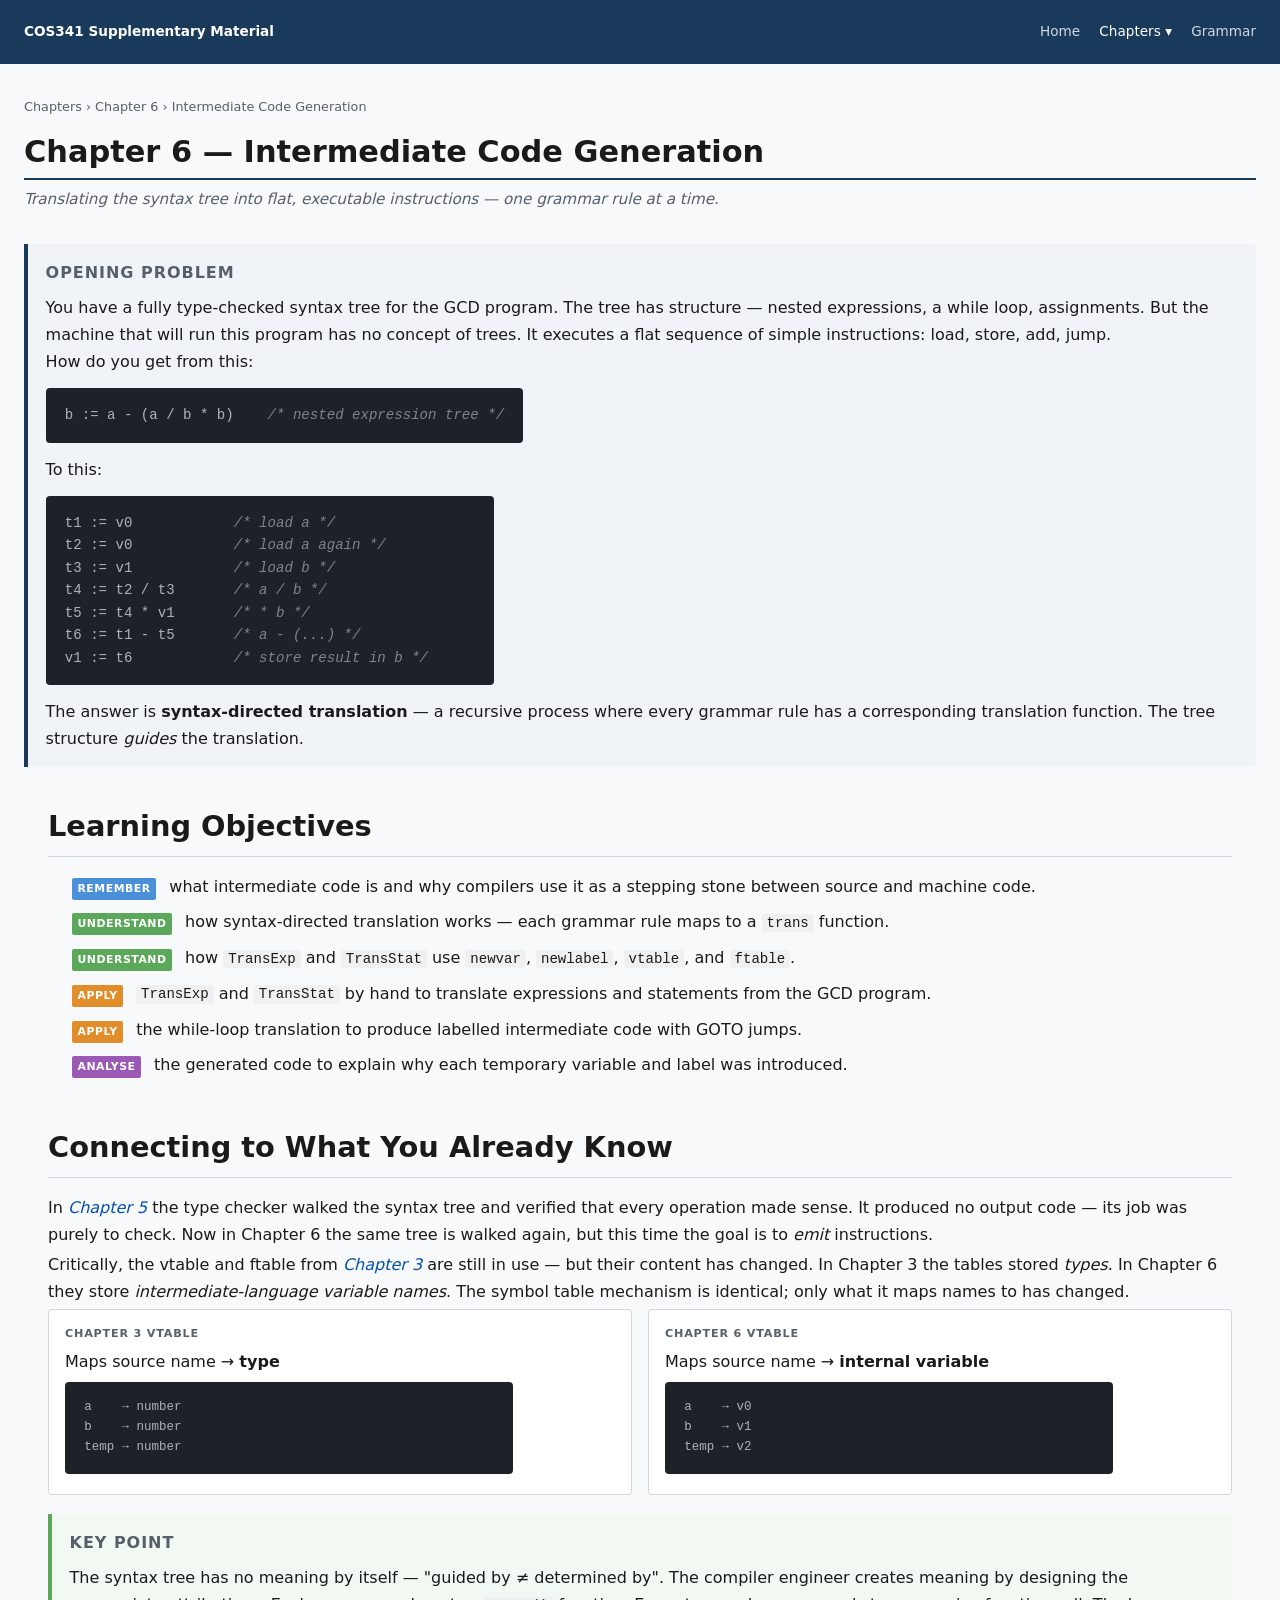
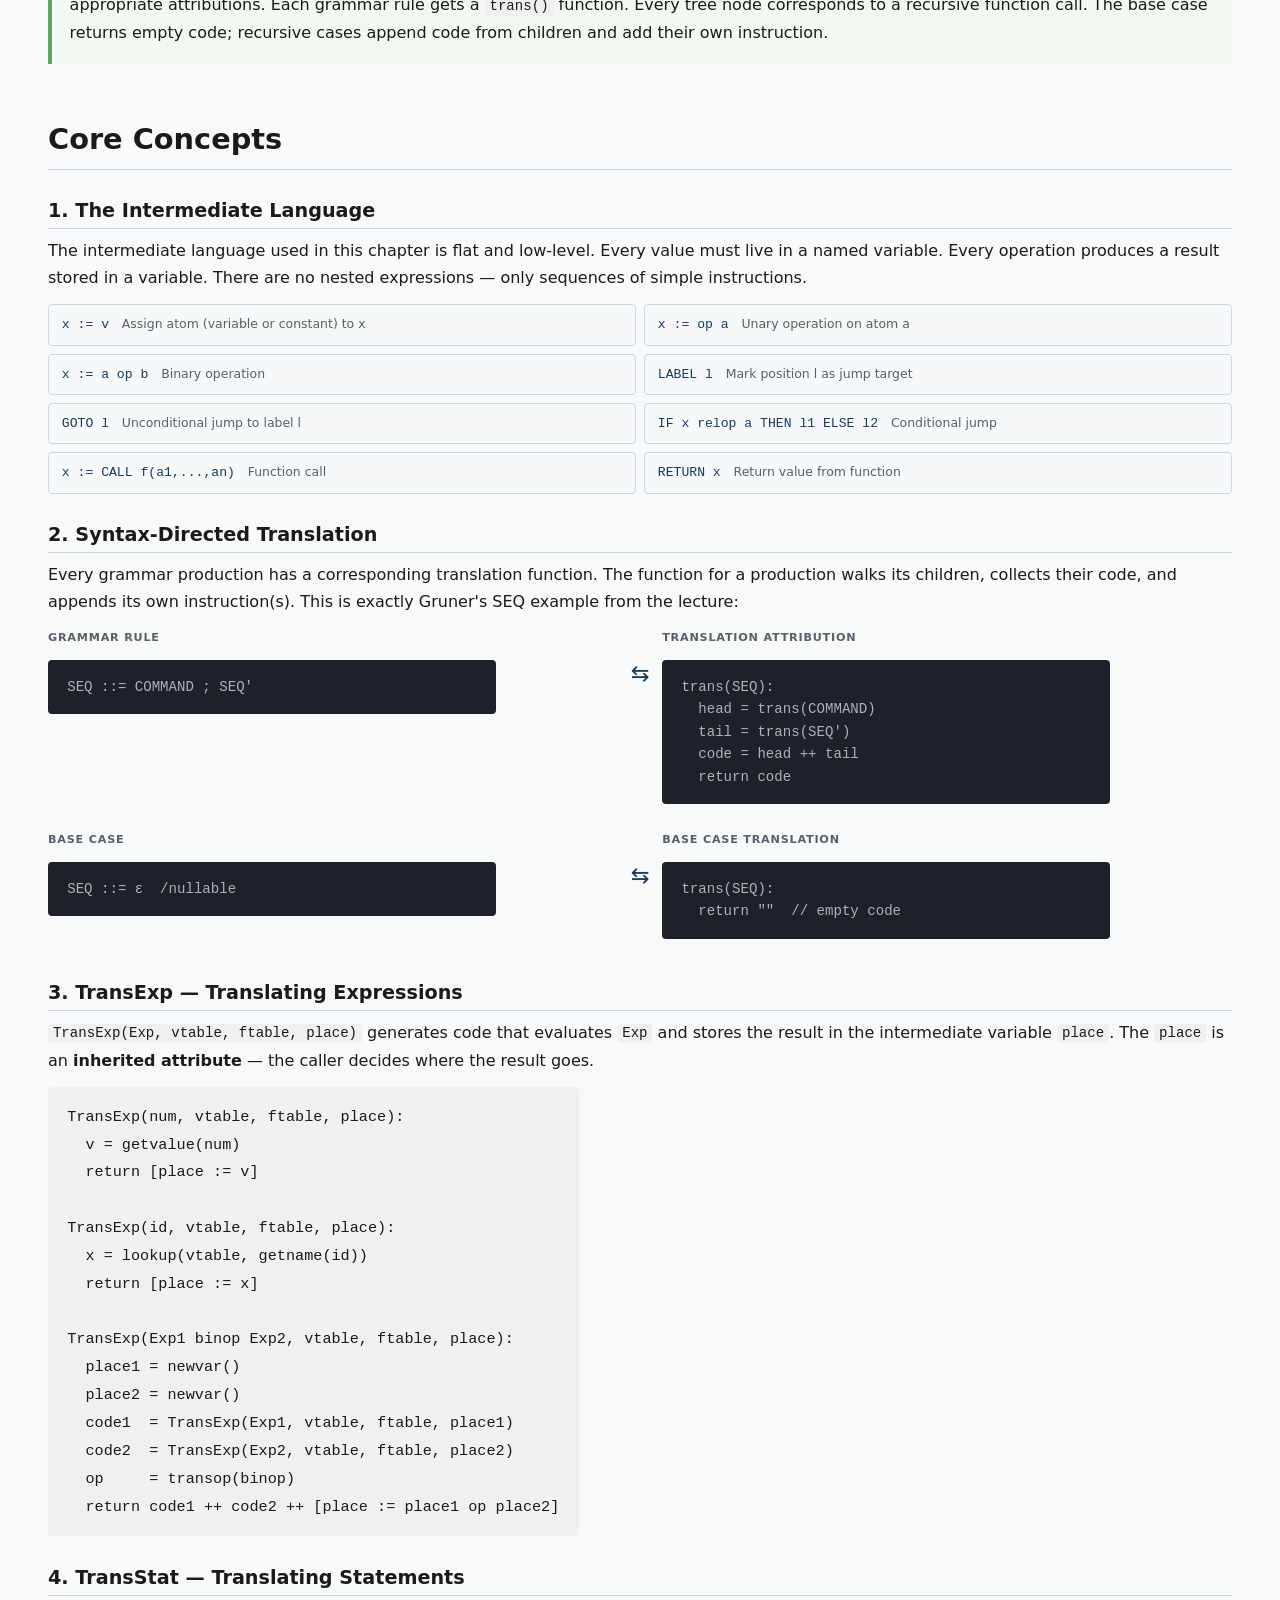
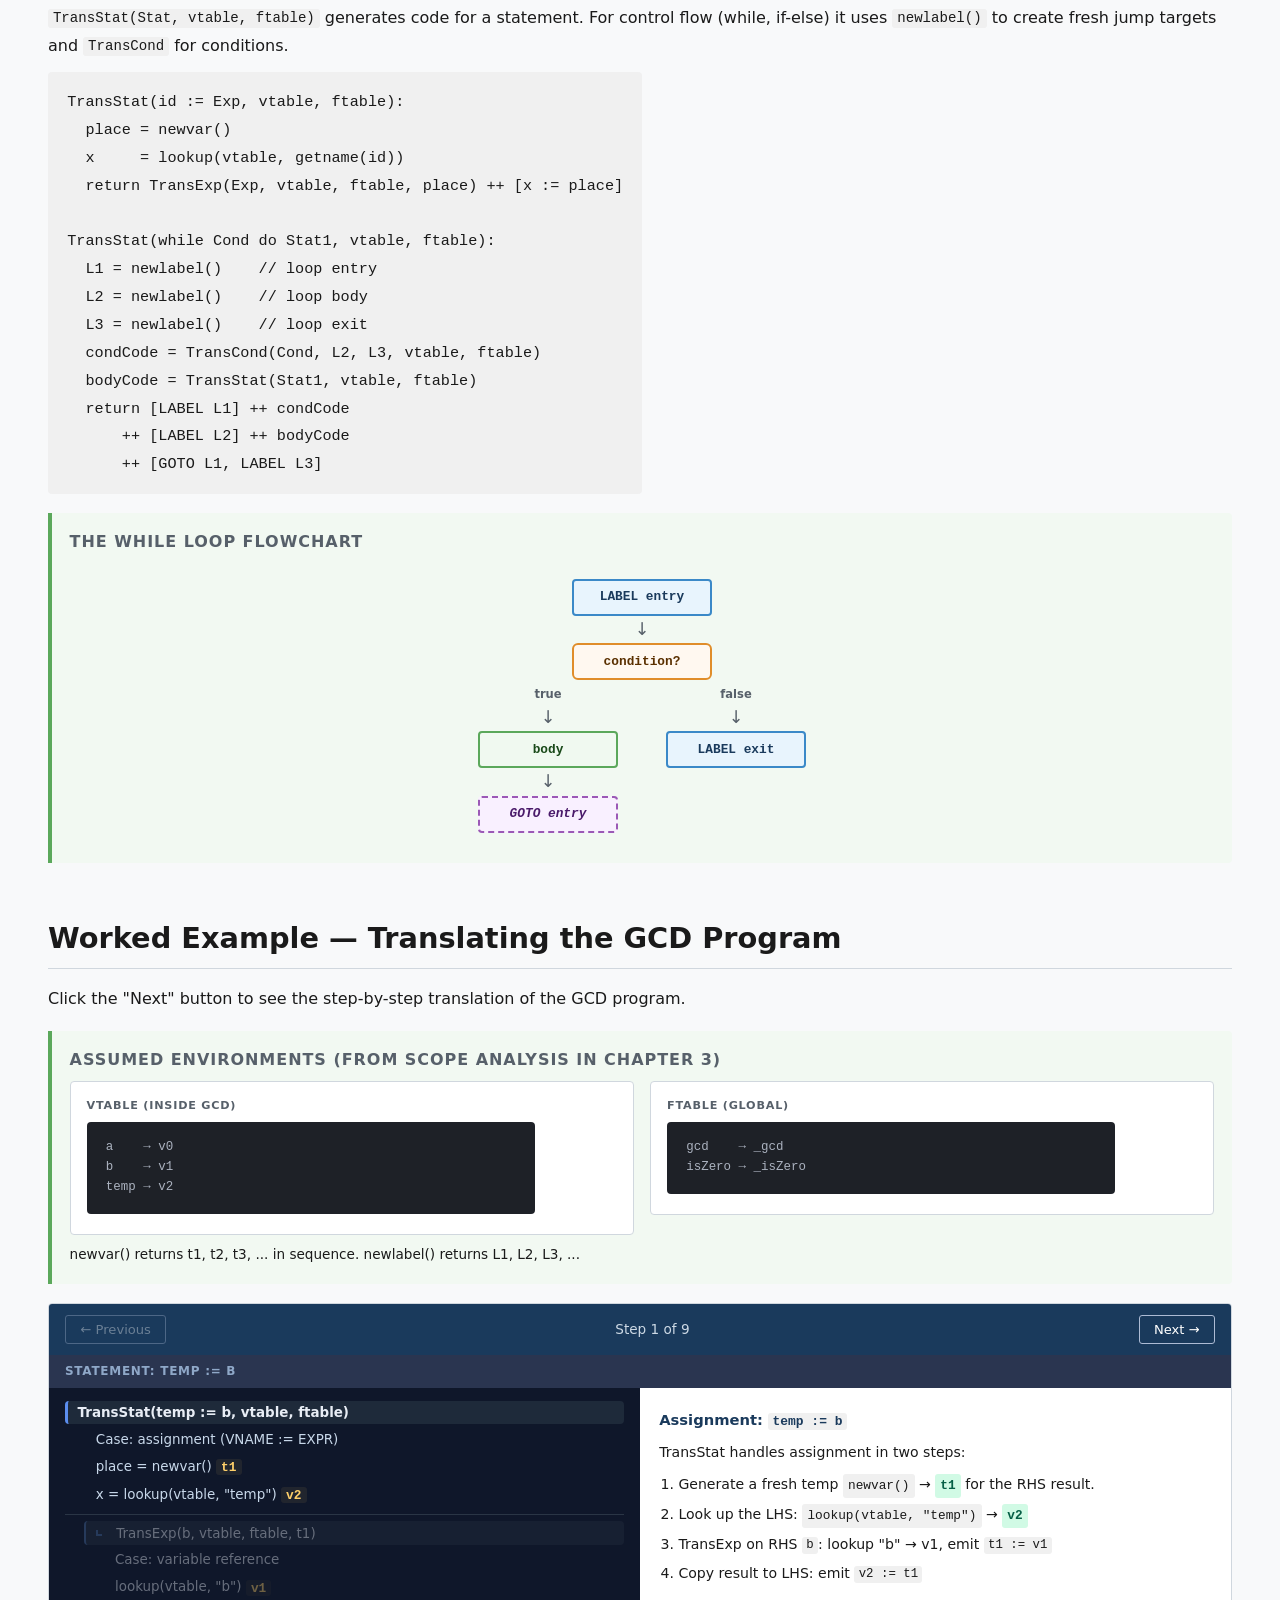
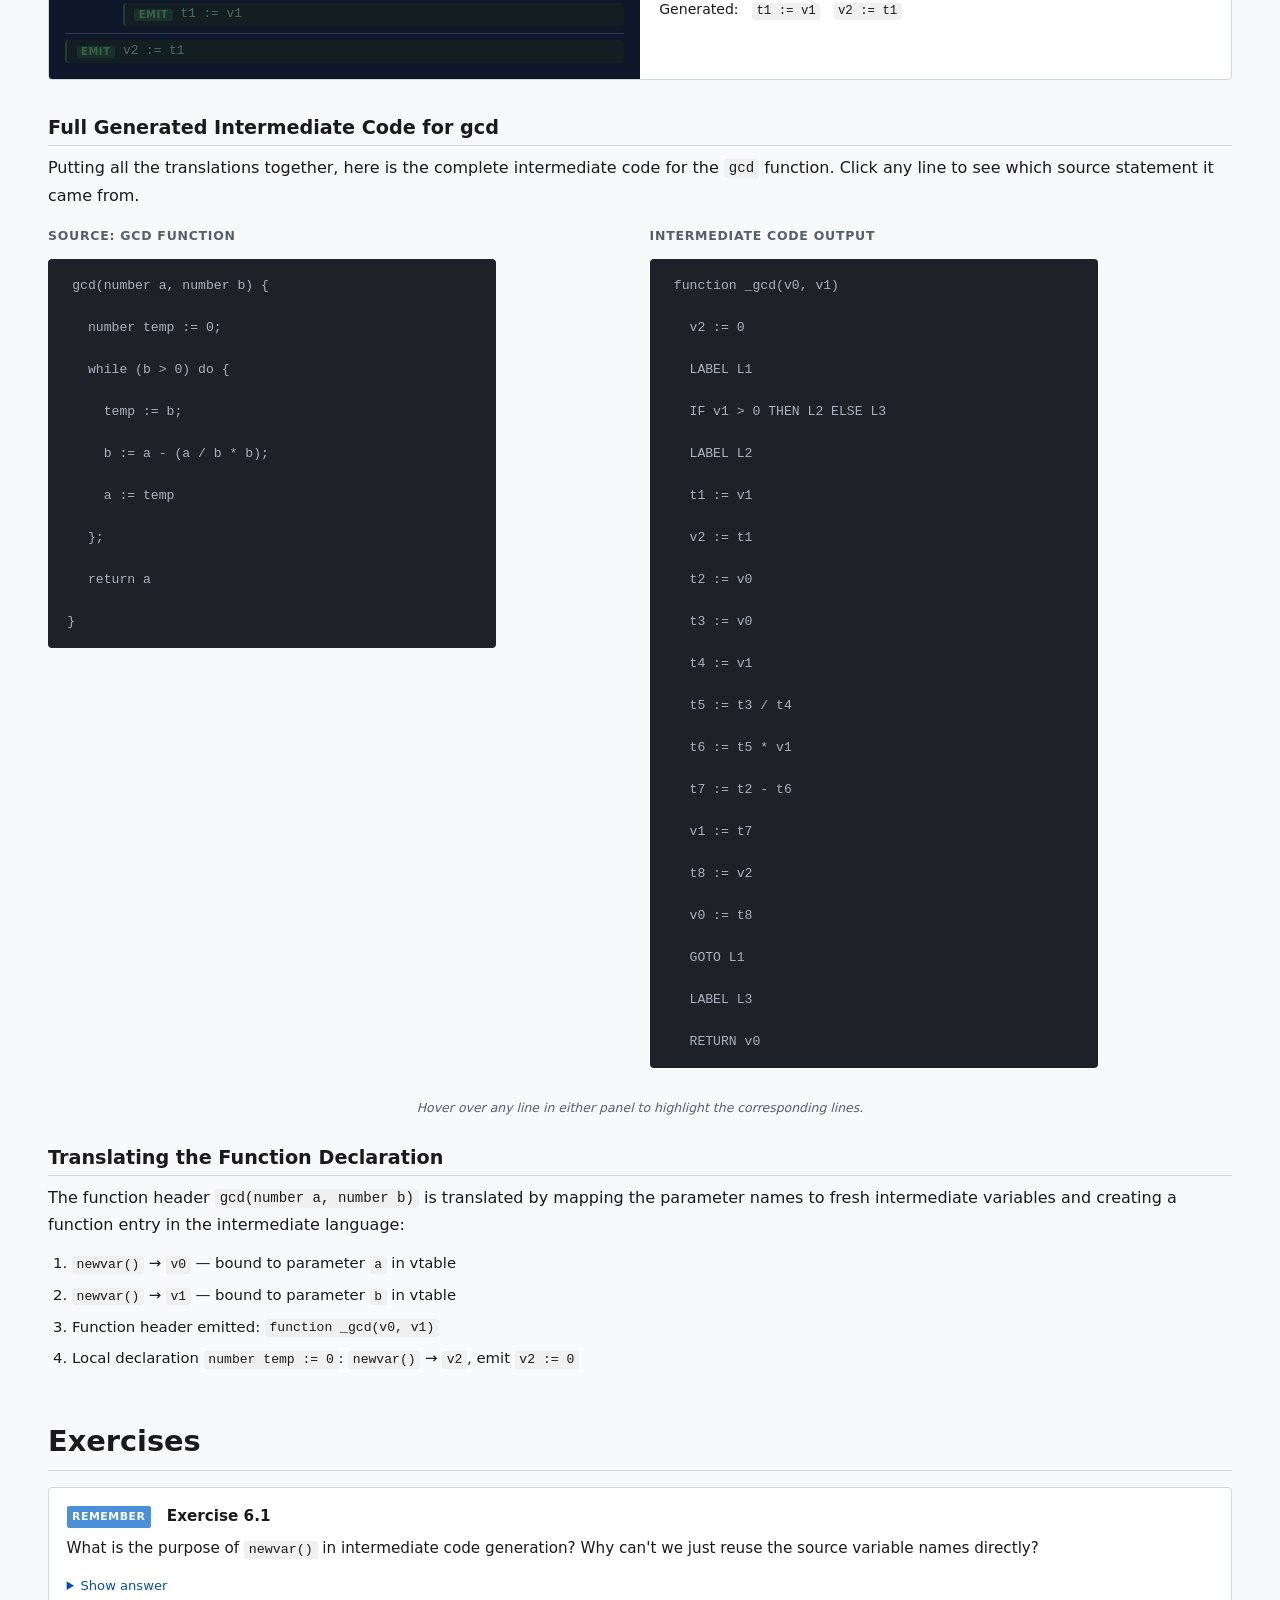
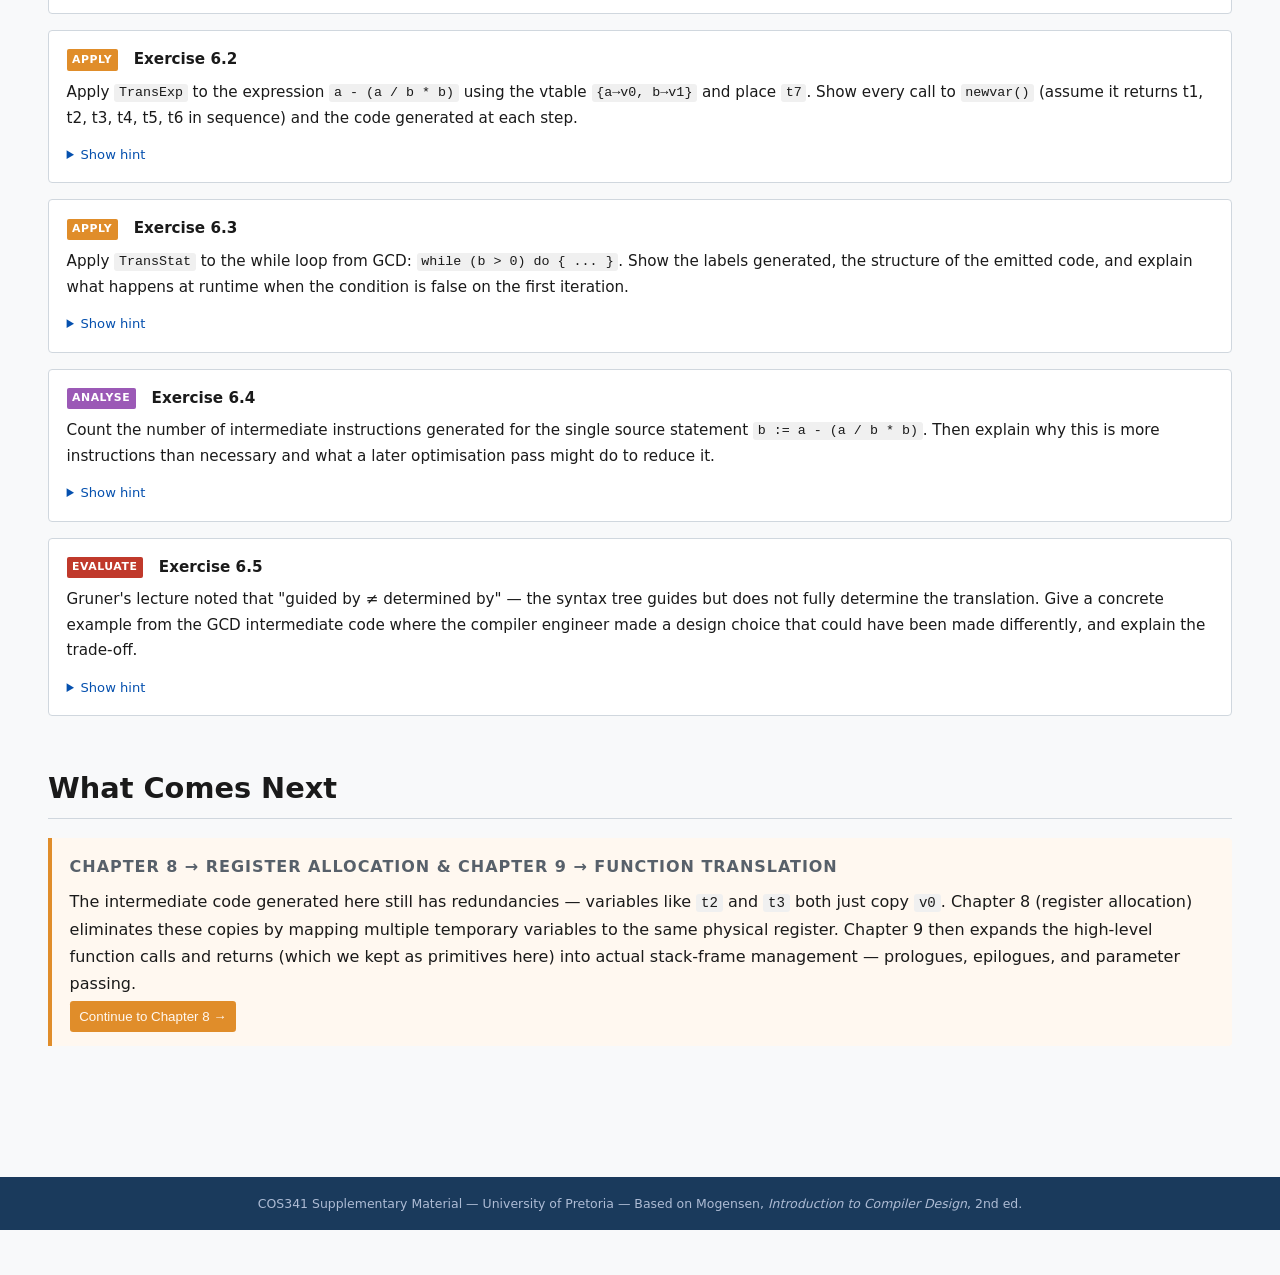
<file: pages/chapter6.html>
<!DOCTYPE html>
<html lang="en">
<head>
  <meta charset="UTF-8" />
  <meta name="viewport" content="width=device-width, initial-scale=1.0" />
  <title>Chapter 6 — Intermediate Code Generation | COS341 Supplement</title>
  <link rel="stylesheet" href="../css/style.css" />
  <link rel="stylesheet" href="../css/components.css" />
  <link rel="stylesheet" href="../css/layouts.css" />
  <link rel="stylesheet" href="../css/tables.css" />
  <link rel="stylesheet" href="../css/diagrams.css" />
  <link rel="stylesheet" href="../css/interactive.css" />
  <link rel="stylesheet" href="../css/chapter6.css" />
  <script src="../js/header.js" defer></script>
</head>
<body>

  <site-header></site-header>

  <main class="article">

    <p class="breadcrumb">Chapters &rsaquo; Chapter 6 &rsaquo; Intermediate Code Generation</p>
    <h1 class="article__title">Chapter 6 &mdash; Intermediate Code Generation</h1>
    <p class="article__subtitle">Translating the syntax tree into flat, executable instructions — one grammar rule at a time.</p>

    <!-- ── EVENT 1: GAIN ATTENTION ──────────────────────────────── -->
    <div class="callout callout--question">
      <p class="callout__label">Opening Problem</p>
      <p>You have a fully type-checked syntax tree for the GCD program. The tree has structure
         — nested expressions, a while loop, assignments. But the machine that will run this
         program has no concept of trees. It executes a flat sequence of simple instructions:
         load, store, add, jump.</p>
      <p>How do you get from this:</p>
      <pre class="code-block"><code>b := a - (a / b * b)    <span class="code-comment">/* nested expression tree */</span></code></pre>
      <p>To this:</p>
      <pre class="code-block"><code>t1 := v0            <span class="code-comment">/* load a */</span>
t2 := v0            <span class="code-comment">/* load a again */</span>
t3 := v1            <span class="code-comment">/* load b */</span>
t4 := t2 / t3       <span class="code-comment">/* a / b */</span>
t5 := t4 * v1       <span class="code-comment">/* * b */</span>
t6 := t1 - t5       <span class="code-comment">/* a - (...) */</span>
v1 := t6            <span class="code-comment">/* store result in b */</span></code></pre>
      <p>The answer is <strong>syntax-directed translation</strong> — a recursive process where
         every grammar rule has a corresponding translation function. The tree structure
         <em>guides</em> the translation.</p>
    </div>

    <!-- ── EVENT 2: LEARNING OBJECTIVES ─────────────────────────── -->
    <section class="section" id="objectives">
      <h2>Learning Objectives</h2>
      <ul class="objectives-list">
        <li><span class="bloom bloom--remember">Remember</span> what intermediate code is and why compilers use it as a stepping stone between source and machine code.</li>
        <li><span class="bloom bloom--understand">Understand</span> how syntax-directed translation works — each grammar rule maps to a <code>trans</code> function.</li>
        <li><span class="bloom bloom--understand">Understand</span> how <code>TransExp</code> and <code>TransStat</code> use <code>newvar</code>, <code>newlabel</code>, <code>vtable</code>, and <code>ftable</code>.</li>
        <li><span class="bloom bloom--apply">Apply</span> <code>TransExp</code> and <code>TransStat</code> by hand to translate expressions and statements from the GCD program.</li>
        <li><span class="bloom bloom--apply">Apply</span> the while-loop translation to produce labelled intermediate code with GOTO jumps.</li>
        <li><span class="bloom bloom--analyse">Analyse</span> the generated code to explain why each temporary variable and label was introduced.</li>
      </ul>
    </section>

    <!-- ── EVENT 3: RECALL ───────────────────────────────────────── -->
    <section class="section" id="recall">
      <h2>Connecting to What You Already Know</h2>
      <p>In <a class="hyperlink" href="chapter5.html">Chapter 5</a> the type checker walked the syntax tree and
         verified that every operation made sense. It produced no output code — its job was
         purely to check. Now in Chapter 6 the same tree is walked again, but this time the
         goal is to <em>emit</em> instructions.</p>
      <p>Critically, the vtable and ftable from <a class="hyperlink" href="chapter3.html">Chapter 3</a> are still
         in use — but their content has changed. In Chapter 3 the tables stored <em>types</em>.
         In Chapter 6 they store <em>intermediate-language variable names</em>. The symbol table
         mechanism is identical; only what it maps names to has changed.</p>

      <div class="two-col-recap">
        <div class="recap-card">
          <p class="recap-card__label">Chapter 3 vtable</p>
          <p>Maps source name &rarr; <strong>type</strong></p>
          <pre class="code-block" style="font-size:0.78rem;margin:0.4rem 0"><code>a    &rarr; number
b    &rarr; number
temp &rarr; number</code></pre>
        </div>
        <div class="recap-card">
          <p class="recap-card__label">Chapter 6 vtable</p>
          <p>Maps source name &rarr; <strong>internal variable</strong></p>
          <pre class="code-block" style="font-size:0.78rem;margin:0.4rem 0"><code>a    &rarr; v0
b    &rarr; v1
temp &rarr; v2</code></pre>
        </div>
      </div>

      <div class="callout callout--info">
        <p class="callout__label">Key point</p>
        <p>The syntax tree has no meaning by itself — "guided by &ne; determined by". The compiler
           engineer creates meaning by designing the appropriate attributions. Each grammar rule
           gets a <code>trans()</code> function. Every tree node corresponds to a recursive
           function call. The base case returns empty code; recursive cases append code from
           children and add their own instruction.</p>
      </div>
    </section>

    <!-- ── EVENT 4: CORE CONCEPTS ────────────────────────────────── -->
    <section class="section" id="concepts">
      <h2>Core Concepts</h2>

      <h3>1. The Intermediate Language</h3>
      <p>The intermediate language used in this chapter is flat and low-level. Every value
         must live in a named variable. Every operation produces a result stored in a variable.
         There are no nested expressions — only sequences of simple instructions.</p>

      <div class="il-instruction-grid">
        <div class="il-card"><code>x := v</code><span>Assign atom (variable or constant) to x</span></div>
        <div class="il-card"><code>x := op a</code><span>Unary operation on atom a</span></div>
        <div class="il-card"><code>x := a op b</code><span>Binary operation</span></div>
        <div class="il-card"><code>LABEL l</code><span>Mark position l as jump target</span></div>
        <div class="il-card"><code>GOTO l</code><span>Unconditional jump to label l</span></div>
        <div class="il-card"><code>IF x relop a THEN l1 ELSE l2</code><span>Conditional jump</span></div>
        <div class="il-card"><code>x := CALL f(a1,...,an)</code><span>Function call</span></div>
        <div class="il-card"><code>RETURN x</code><span>Return value from function</span></div>
      </div>

      <h3>2. Syntax-Directed Translation</h3>
      <p>Every grammar production has a corresponding translation function. The function
         for a production walks its children, collects their code, and appends its own
         instruction(s). This is exactly Gruner's SEQ example from the lecture:</p>

      <div class="sdt-example">
        <div class="sdt-rule">
          <p class="sdt-label">Grammar rule</p>
          <pre class="code-block"><code>SEQ ::= COMMAND ; SEQ'</code></pre>
        </div>
        <div class="sdt-arrow">&lrarr;</div>
        <div class="sdt-attribution">
          <p class="sdt-label">Translation attribution</p>
          <pre class="code-block"><code>trans(SEQ):
  head = trans(COMMAND)
  tail = trans(SEQ')
  code = head ++ tail
  return code</code></pre>
        </div>
      </div>
      <div class="sdt-example">
        <div class="sdt-rule">
          <p class="sdt-label">Base case</p>
          <pre class="code-block"><code>SEQ ::= ε  /nullable</code></pre>
        </div>
        <div class="sdt-arrow">&lrarr;</div>
        <div class="sdt-attribution">
          <p class="sdt-label">Base case translation</p>
          <pre class="code-block"><code>trans(SEQ):
  return ""  // empty code</code></pre>
        </div>
      </div>

      <h3>3. TransExp — Translating Expressions</h3>
      <p><code>TransExp(Exp, vtable, ftable, place)</code> generates code that evaluates
         <code>Exp</code> and stores the result in the intermediate variable <code>place</code>.
         The <code>place</code> is an <strong>inherited attribute</strong> — the caller decides
         where the result goes.</p>

      <pre class="code-block code-block--pseudo"><code>TransExp(num, vtable, ftable, place):
  v = getvalue(num)
  return [place := v]

TransExp(id, vtable, ftable, place):
  x = lookup(vtable, getname(id))
  return [place := x]

TransExp(Exp1 binop Exp2, vtable, ftable, place):
  place1 = newvar()
  place2 = newvar()
  code1  = TransExp(Exp1, vtable, ftable, place1)
  code2  = TransExp(Exp2, vtable, ftable, place2)
  op     = transop(binop)
  return code1 ++ code2 ++ [place := place1 op place2]</code></pre>

      <h3>4. TransStat — Translating Statements</h3>
      <p><code>TransStat(Stat, vtable, ftable)</code> generates code for a statement. For
         control flow (while, if-else) it uses <code>newlabel()</code> to create fresh
         jump targets and <code>TransCond</code> for conditions.</p>

      <pre class="code-block code-block--pseudo"><code>TransStat(id := Exp, vtable, ftable):
  place = newvar()
  x     = lookup(vtable, getname(id))
  return TransExp(Exp, vtable, ftable, place) ++ [x := place]

TransStat(while Cond do Stat1, vtable, ftable):
  L1 = newlabel()    // loop entry
  L2 = newlabel()    // loop body
  L3 = newlabel()    // loop exit
  condCode = TransCond(Cond, L2, L3, vtable, ftable)
  bodyCode = TransStat(Stat1, vtable, ftable)
  return [LABEL L1] ++ condCode
      ++ [LABEL L2] ++ bodyCode
      ++ [GOTO L1, LABEL L3]</code></pre>

      <div class="callout callout--info">
        <p class="callout__label">The while loop flowchart </p>
        <div class="flowchart">
          <div class="fc-node fc-label">LABEL entry</div>
          <div class="fc-arrow">&darr;</div>
          <div class="fc-node fc-diamond">condition?</div>
          <div class="fc-branches">
            <div class="fc-branch">
              <div class="fc-branch-label">true</div>
              <div class="fc-arrow">&darr;</div>
              <div class="fc-node fc-rect">body</div>
              <div class="fc-arrow">&darr;</div>
              <div class="fc-node fc-goto">GOTO entry</div>
            </div>
            <div class="fc-branch">
              <div class="fc-branch-label">false</div>
              <div class="fc-arrow">&darr;</div>
              <div class="fc-node fc-label">LABEL exit</div>
            </div>
          </div>
        </div>
      </div>
    </section>

    <!-- ── EVENT 5: WORKED EXAMPLE — GCD ────────────────────────── -->
    <section class="section" id="example">
      <h2>Worked Example — Translating the GCD Program</h2>
      <p> Click the "Next" button to see the step-by-step translation of the GCD program.</p>
      <div class="callout callout--info">
        <p class="callout__label">Assumed environments (from scope analysis in Chapter 3)</p>
        <div class="two-col-recap" style="margin-top:0.5rem">
          <div class="recap-card">
            <p class="recap-card__label">vtable (inside gcd)</p>
            <pre class="code-block" style="font-size:0.78rem;margin:0.4rem 0"><code>a    &rarr; v0
b    &rarr; v1
temp &rarr; v2</code></pre>
          </div>
          <div class="recap-card">
            <p class="recap-card__label">ftable (global)</p>
            <pre class="code-block" style="font-size:0.78rem;margin:0.4rem 0"><code>gcd    &rarr; _gcd
isZero &rarr; _isZero</code></pre>
          </div>
        </div>
        <p style="font-size:0.85rem;margin-top:0.5rem">newvar() returns t1, t2, t3, ... in sequence. newlabel() returns L1, L2, L3, ...</p>
      </div>

      <!-- STEPPER -->
      <div class="stepper" id="stepper">
        <div class="stepper-controls">
          <button class="btn" id="prevStep" disabled>&larr; Previous</button>
          <span class="stepper-counter" id="stepCounter">Step 1 of 9</span>
          <button class="btn" id="nextStep">Next &rarr;</button>
        </div>
        <div style="background:#2a3550;padding:0.4rem 1rem;font-family:var(--font-ui);font-size:0.75rem;color:#8fa8c8;letter-spacing:0.06em;text-transform:uppercase;font-weight:600;">
          <span id="stepPhase">Statement: temp := b</span>
        </div>
        <div class="stepper-body">
          
          <div class="stepper-tree" id="stepTree"></div>
          <div class="stepper-detail" id="stepDetail"></div>
        </div>
      </div>

      <h3 style="margin-top:2rem">Full Generated Intermediate Code for gcd</h3>
      <p>Putting all the translations together, here is the complete intermediate code for
         the <code>gcd</code> function. Click any line to see which source statement it came from.</p>

      <div class="annotated-code" id="annotatedCode">
        <div class="ac-source">
          <p class="demo-label">Source: gcd function</p>
          <pre class="code-block" style="font-size:0.82rem"><code><span class="src-line" data-group="decl">gcd(number a, number b) {</span>
<span class="src-line" data-group="decl">  number temp := 0;</span>
<span class="src-line" data-group="while-cond">  while (b > 0) do {</span>
<span class="src-line" data-group="temp-assign">    temp := b;</span>
<span class="src-line" data-group="b-assign">    b := a - (a / b * b);</span>
<span class="src-line" data-group="a-assign">    a := temp</span>
<span class="src-line" data-group="while-cond">  };</span>
<span class="src-line" data-group="ret">  return a</span>
}</code></pre>
        </div>
        <div class="ac-output">
          <p class="demo-label">Intermediate Code Output</p>
          <pre class="code-block" style="font-size:0.82rem"><code><span class="il-line" data-group="decl">function _gcd(v0, v1)</span>
<span class="il-line" data-group="decl">  v2 := 0</span>
<span class="il-line" data-group="while-cond">  LABEL L1</span>
<span class="il-line" data-group="while-cond">  IF v1 &gt; 0 THEN L2 ELSE L3</span>
<span class="il-line" data-group="while-cond">  LABEL L2</span>
<span class="il-line" data-group="temp-assign">  t1 := v1</span>
<span class="il-line" data-group="temp-assign">  v2 := t1</span>
<span class="il-line" data-group="b-assign">  t2 := v0</span>
<span class="il-line" data-group="b-assign">  t3 := v0</span>
<span class="il-line" data-group="b-assign">  t4 := v1</span>
<span class="il-line" data-group="b-assign">  t5 := t3 / t4</span>
<span class="il-line" data-group="b-assign">  t6 := t5 * v1</span>
<span class="il-line" data-group="b-assign">  t7 := t2 - t6</span>
<span class="il-line" data-group="b-assign">  v1 := t7</span>
<span class="il-line" data-group="a-assign">  t8 := v2</span>
<span class="il-line" data-group="a-assign">  v0 := t8</span>
<span class="il-line" data-group="while-cond">  GOTO L1</span>
<span class="il-line" data-group="while-cond">  LABEL L3</span>
<span class="il-line" data-group="ret">  RETURN v0</span></code></pre>
        </div>
      </div>
      <p class="demo-hint" id="codeHint">Hover over any line in either panel to highlight the corresponding lines.</p>

      <!-- Function header explanation -->
      <h3 style="margin-top:1.5rem">Translating the Function Declaration</h3>
      <p>The function header <code>gcd(number a, number b)</code> is translated by mapping
         the parameter names to fresh intermediate variables and creating a function entry
         in the intermediate language:</p>
      <ol class="trace-list">
        <li><code>newvar()</code> &rarr; <code>v0</code> — bound to parameter <code>a</code> in vtable</li>
        <li><code>newvar()</code> &rarr; <code>v1</code> — bound to parameter <code>b</code> in vtable</li>
        <li>Function header emitted: <code>function _gcd(v0, v1)</code></li>
        <li>Local declaration <code>number temp := 0</code>: <code>newvar()</code> &rarr; <code>v2</code>, emit <code>v2 := 0</code></li>
      </ol>
    </section>

    <!-- ── EXERCISES ─────────────────────────────────────────────── -->
    <section class="section" id="exercises">
      <h2>Exercises</h2>

      <div class="exercise">
        <p class="exercise__level"><span class="bloom bloom--remember">Remember</span> Exercise 6.1</p>
        <p>What is the purpose of <code>newvar()</code> in intermediate code generation? Why can't
           we just reuse the source variable names directly?</p>
        <details class="exercise__hint">
          <summary>Show answer</summary>
          <p><code>newvar()</code> generates a fresh, previously unused variable name for each
             intermediate result. We can't reuse source names because: (1) multiple subexpressions
             need their own storage simultaneously, (2) the intermediate language uses flat variable
             names with no scoping, so name collisions would occur, and (3) different functions may
             have variables with the same source name (like <code>a</code> in both <code>main</code>
             and <code>gcd</code>) that must map to distinct internal names.</p>
        </details>
      </div>

      <div class="exercise">
        <p class="exercise__level"><span class="bloom bloom--apply">Apply</span> Exercise 6.2</p>
        <p>Apply <code>TransExp</code> to the expression <code>a - (a / b * b)</code> using the
           vtable <code>{a&rarr;v0, b&rarr;v1}</code> and place <code>t7</code>. Show every call
           to <code>newvar()</code> (assume it returns t1, t2, t3, t4, t5, t6 in sequence) and
           the code generated at each step.</p>
        <details class="exercise__hint">
          <summary>Show hint</summary>
          <p>This is a binary subtraction at the top level. Split into left operand <code>a</code>
             (assign to t1) and right operand <code>(a / b * b)</code>. The right operand is itself
             a multiplication — split again. Keep recursing until you hit variable references and
             literals (base cases). Build the code from the bottom up.</p>
        </details>
      </div>

      <div class="exercise">
        <p class="exercise__level"><span class="bloom bloom--apply">Apply</span> Exercise 6.3</p>
        <p>Apply <code>TransStat</code> to the while loop from GCD:
           <code>while (b &gt; 0) do { ... }</code>. Show the labels generated, the structure
           of the emitted code, and explain what happens at runtime when the condition is
           false on the first iteration.</p>
        <details class="exercise__hint">
          <summary>Show hint</summary>
          <p>Three labels are needed: L1 (loop entry, target of the back-jump), L2 (body label,
             jumped to when condition is true), L3 (exit label, jumped to when condition is false).
             When condition is false on first entry: IF fires &rarr; jumps to L3 immediately,
             skipping the body entirely. GOTO L1 is never reached.</p>
        </details>
      </div>

      <div class="exercise">
        <p class="exercise__level"><span class="bloom bloom--analyse">Analyse</span> Exercise 6.4</p>
        <p>Count the number of intermediate instructions generated for the single source statement
           <code>b := a - (a / b * b)</code>. Then explain why this is more instructions than
           necessary and what a later optimisation pass might do to reduce it.</p>
        <details class="exercise__hint">
          <summary>Show hint</summary>
          <p>Count: 7 instructions (t2:=v0, t3:=v0, t4:=v1, t5:=t3/t4, t6:=t5*v1, t7:=t2-t6,
             v1:=t7). The obvious redundancy: <code>a</code> is loaded twice (t2 and t3 both get
             v0) and <code>b</code> could be used directly. Register allocation (Chapter 8) can
             eliminate the redundant copies by recognising that t2, t3, and v0 hold the same value.</p>
        </details>
      </div>

      <div class="exercise">
        <p class="exercise__level"><span class="bloom bloom--evaluate">Evaluate</span> Exercise 6.5</p>
        <p>Gruner's lecture noted that "guided by &ne; determined by" — the syntax tree guides but
           does not fully determine the translation. Give a concrete example from the GCD
           intermediate code where the compiler engineer made a design choice that could
           have been made differently, and explain the trade-off.</p>
        <details class="exercise__hint">
          <summary>Show hint</summary>
          <p>One example: the choice to always copy a variable into a fresh temp before using it
             (e.g., <code>t2 := v0</code> rather than using <code>v0</code> directly as the left
             operand of subtraction). The trade-off is safety vs efficiency — copying prevents
             aliasing bugs if the expression has side effects, at the cost of extra instructions.
             The textbook explicitly discusses this choice in Section 6.4.</p>
        </details>
      </div>
    </section>

    <!-- ── EVENT 9: NEXT ─────────────────────────────────────────── -->
    <section class="section" id="next">
      <h2>What Comes Next</h2>
      <div class="callout callout--next">
        <p class="callout__label">Chapter 8 &rarr; Register Allocation &amp; Chapter 9 &rarr; Function Translation</p>
        <p>The intermediate code generated here still has redundancies — variables like
           <code>t2</code> and <code>t3</code> both just copy <code>v0</code>. Chapter 8 (register
           allocation) eliminates these copies by mapping multiple temporary variables to the same
           physical register. Chapter 9 then expands the high-level function calls and returns
           (which we kept as primitives here) into actual stack-frame management — prologues,
           epilogues, and parameter passing.</p>
            <button class="btn-next" >
               <a href="chapter8.html">Continue to Chapter 8 &rarr;</a> 
            </button>
          </div>
    </section>

  </main>

  <footer class="site-footer">
    <p>COS341 Supplementary Material &mdash; University of Pretoria &mdash; Based on Mogensen,
       <em>Introduction to Compiler Design</em>, 2nd ed.</p>
  </footer>

  <script src="../js/chapter6.js"></script>
</body>
</html>
</file>
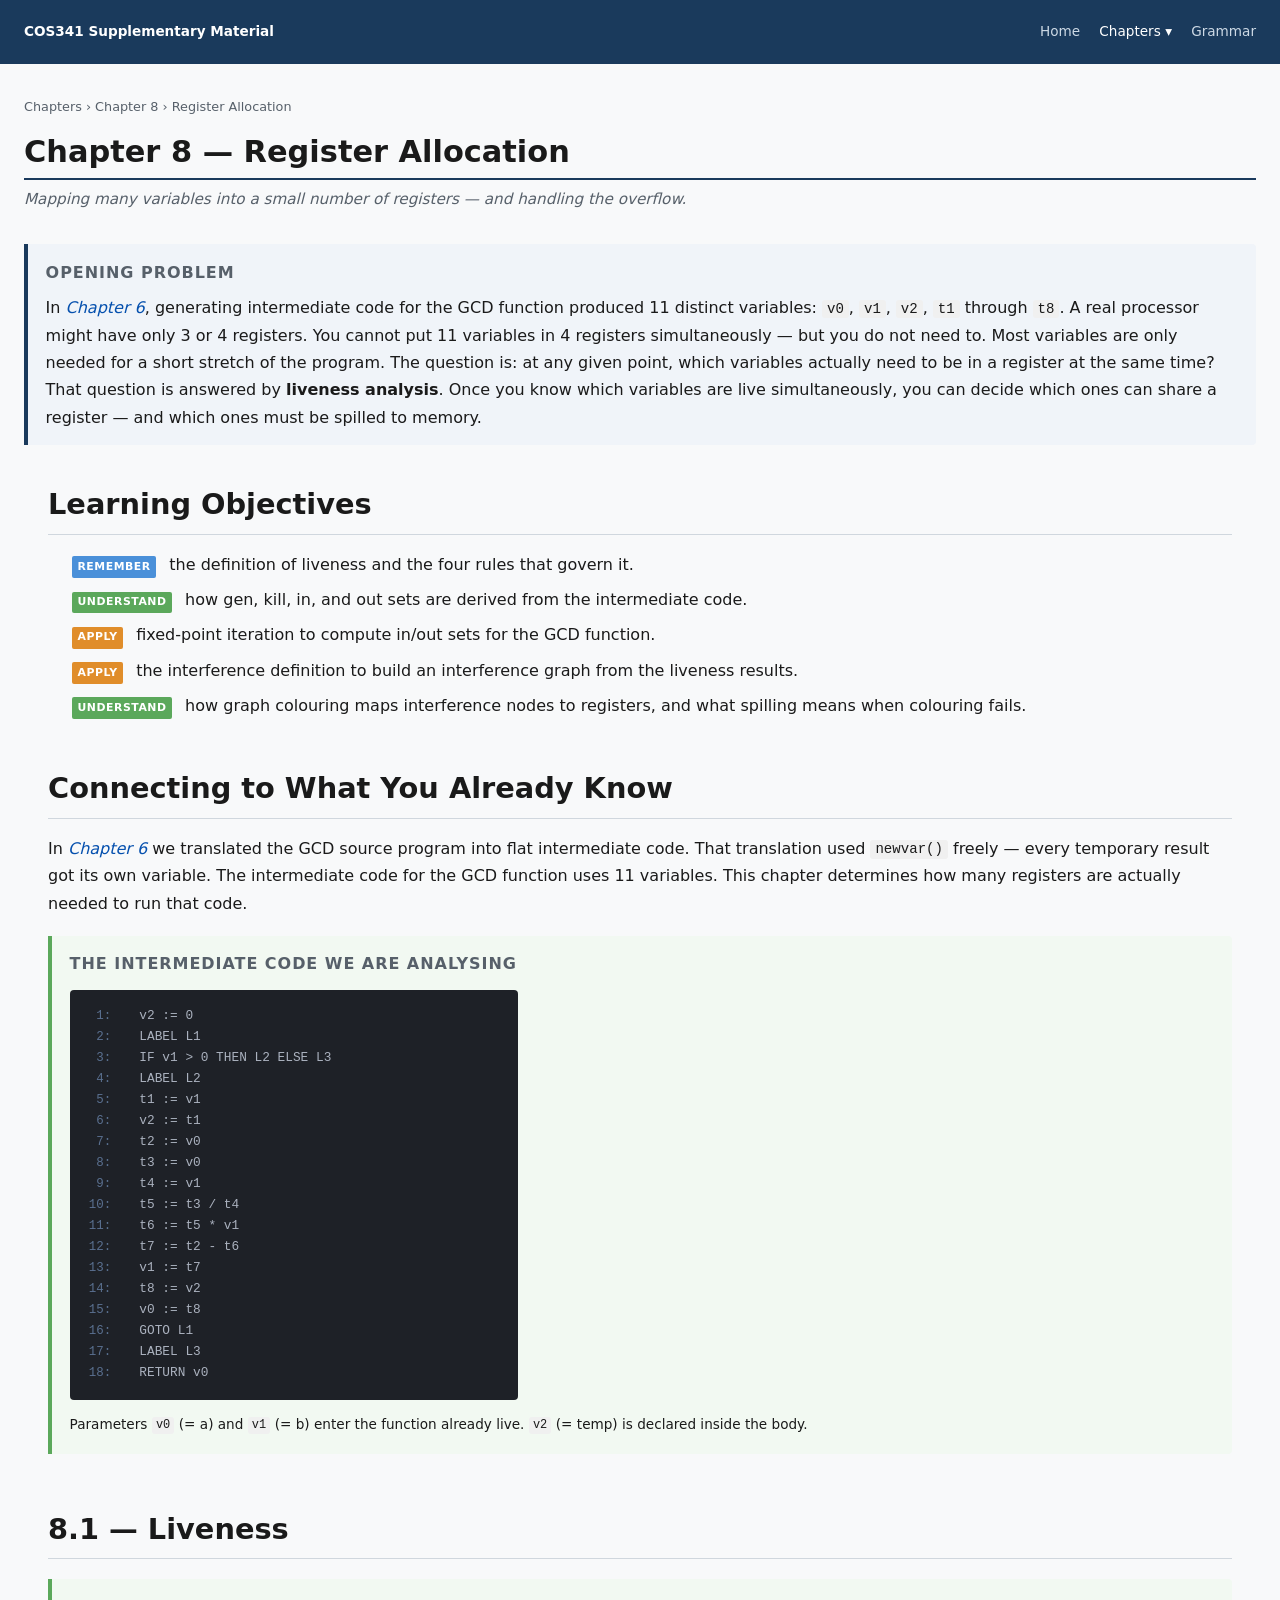
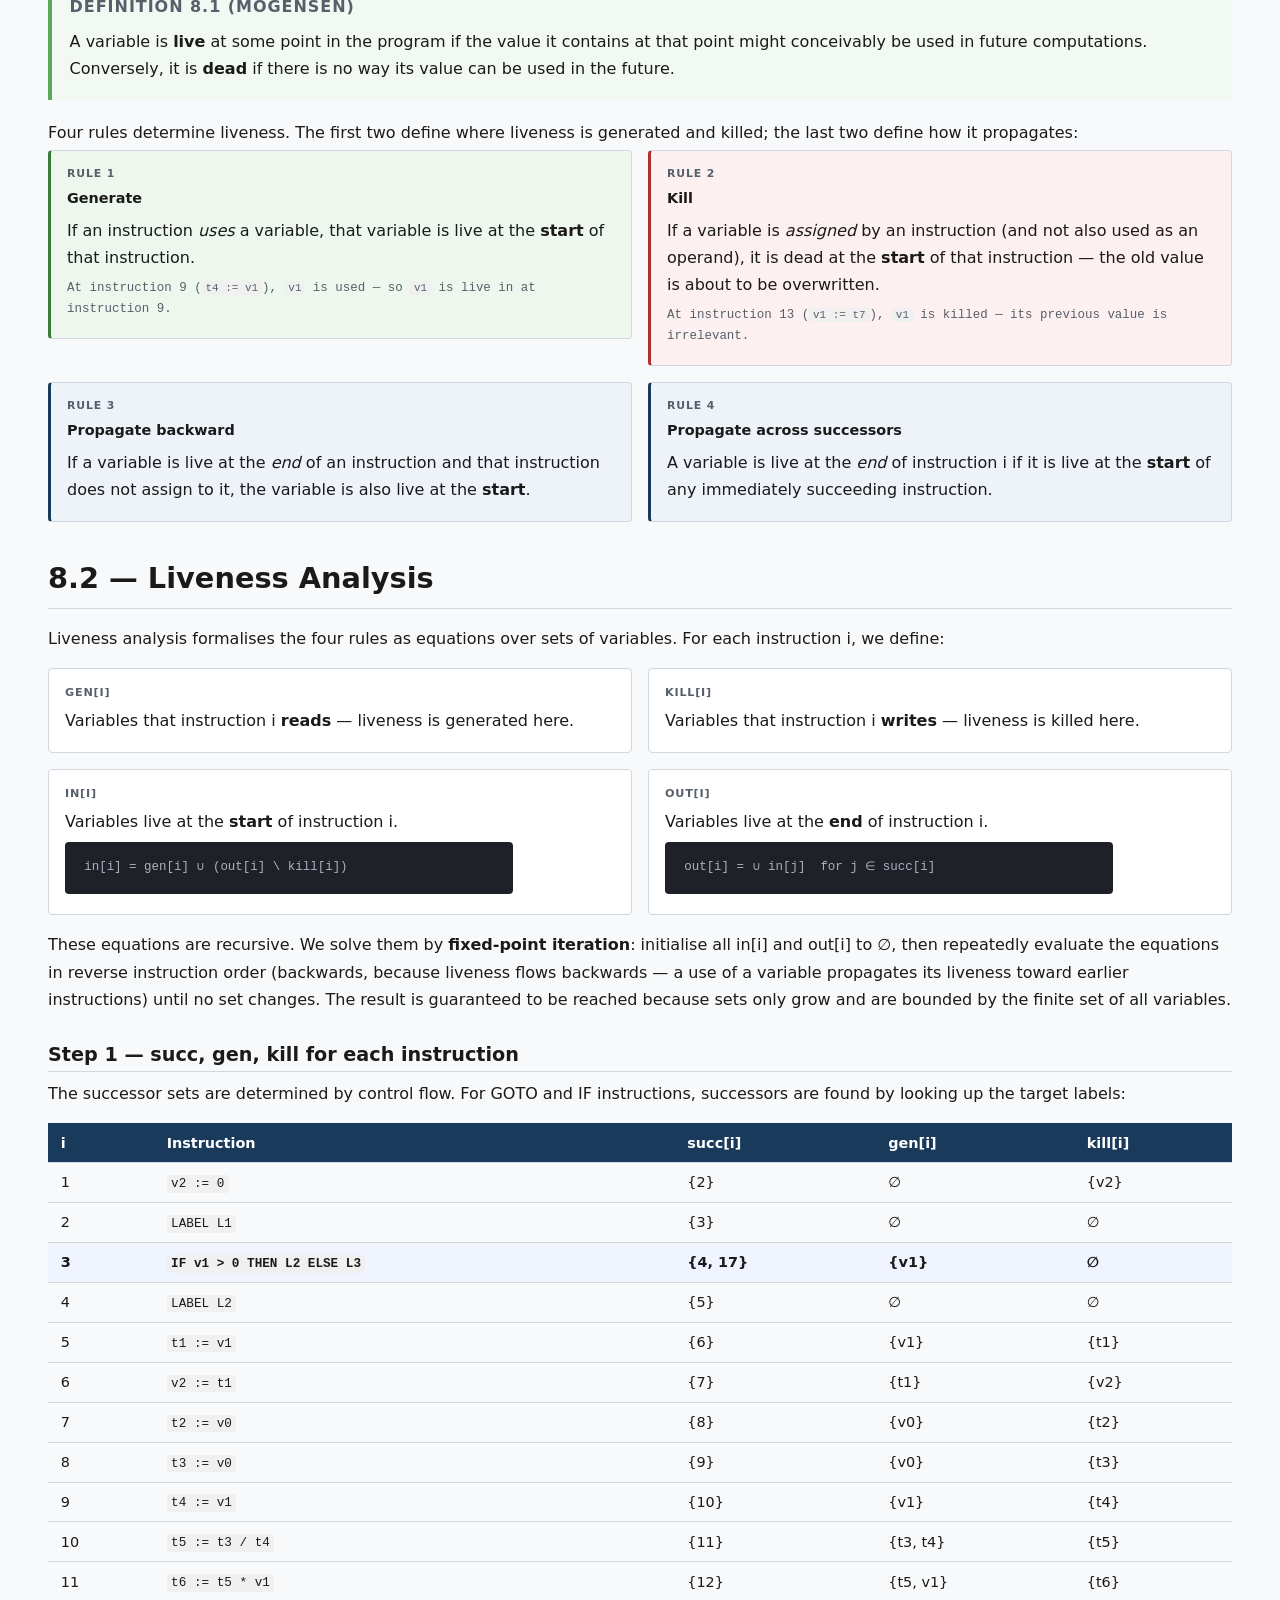
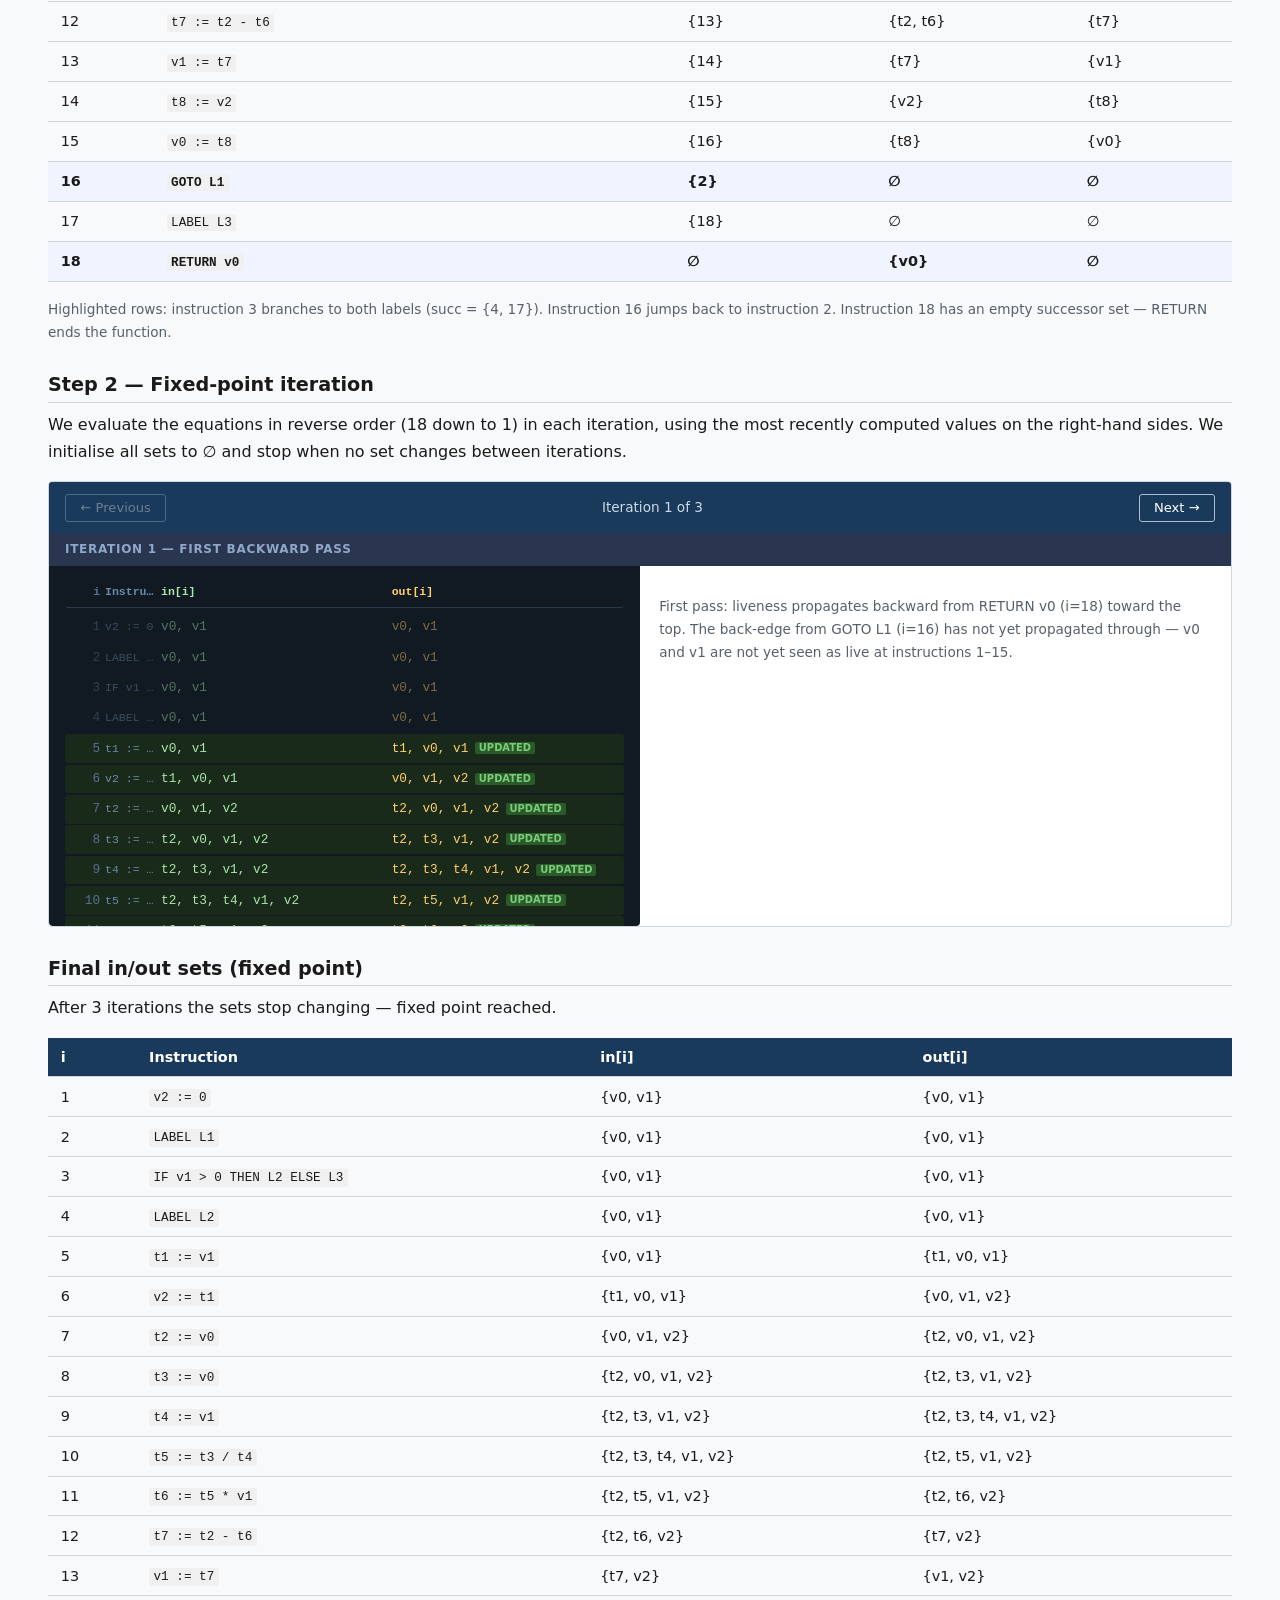
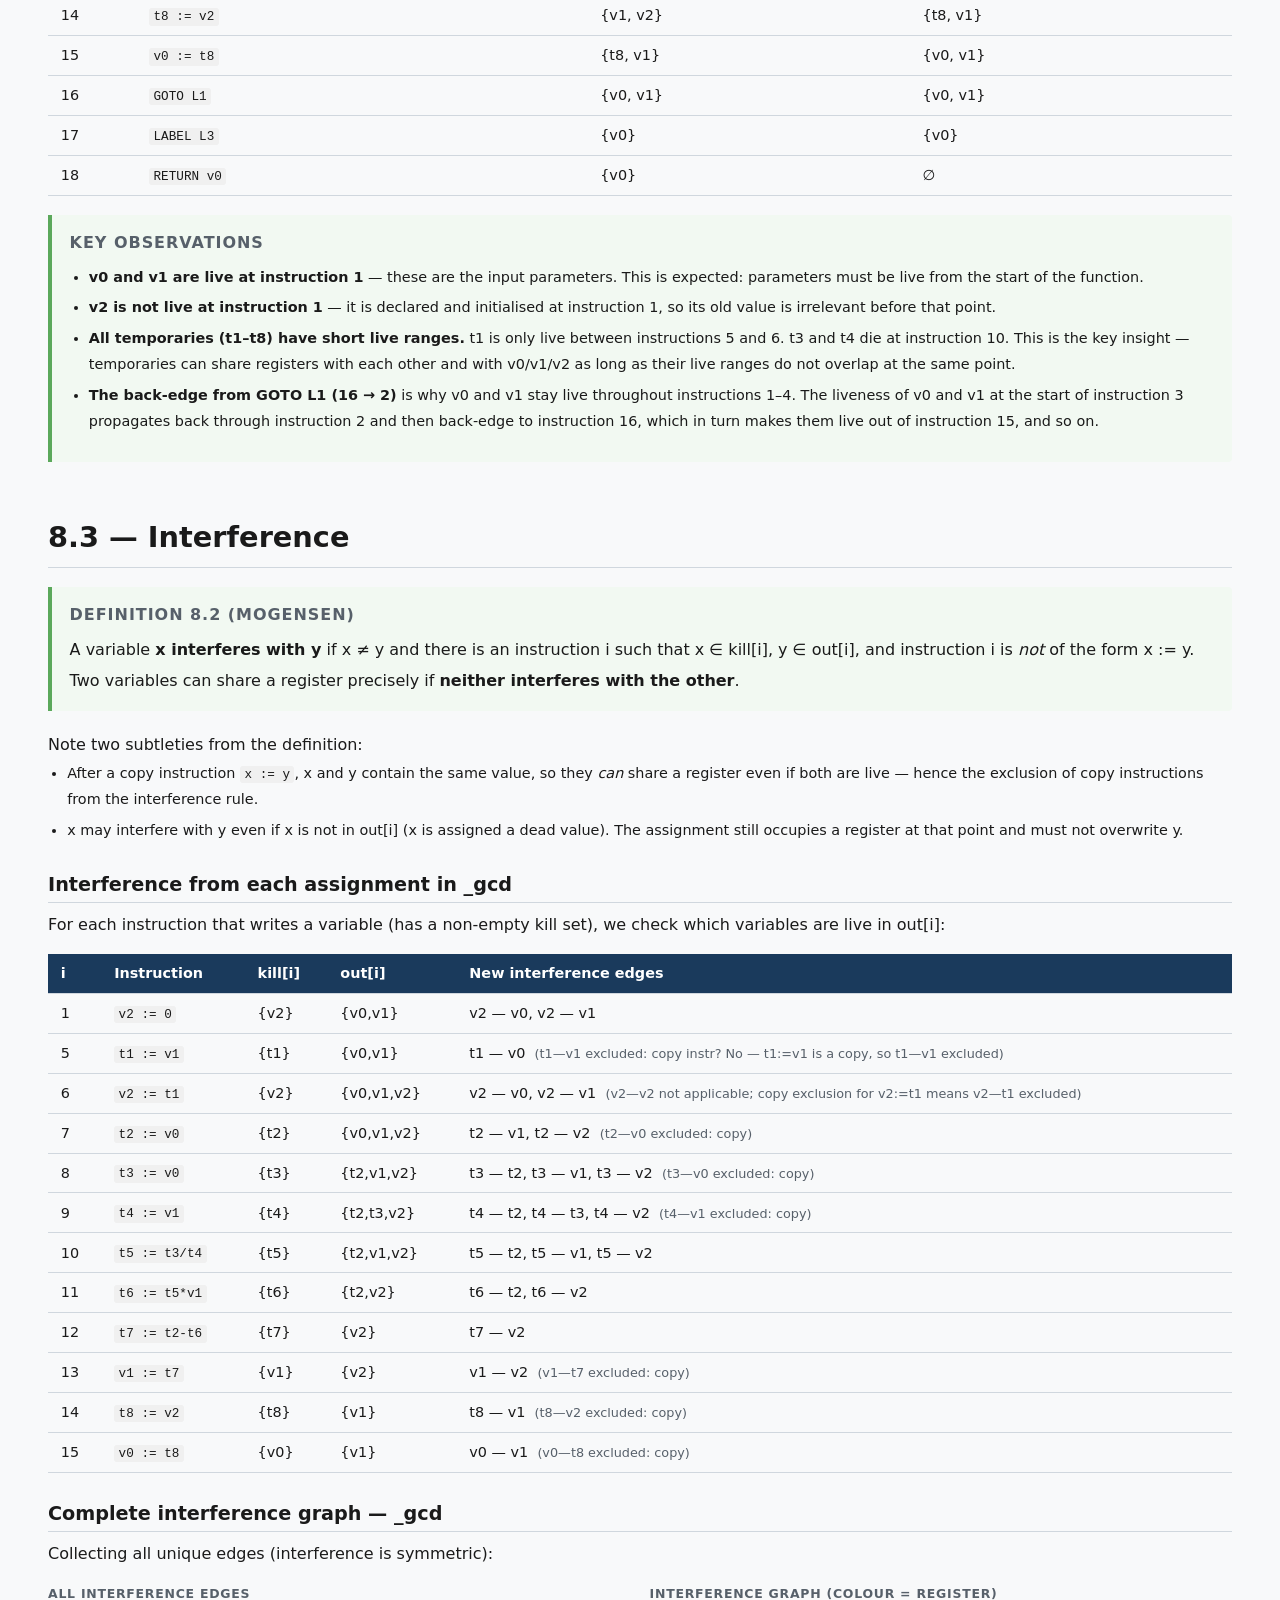
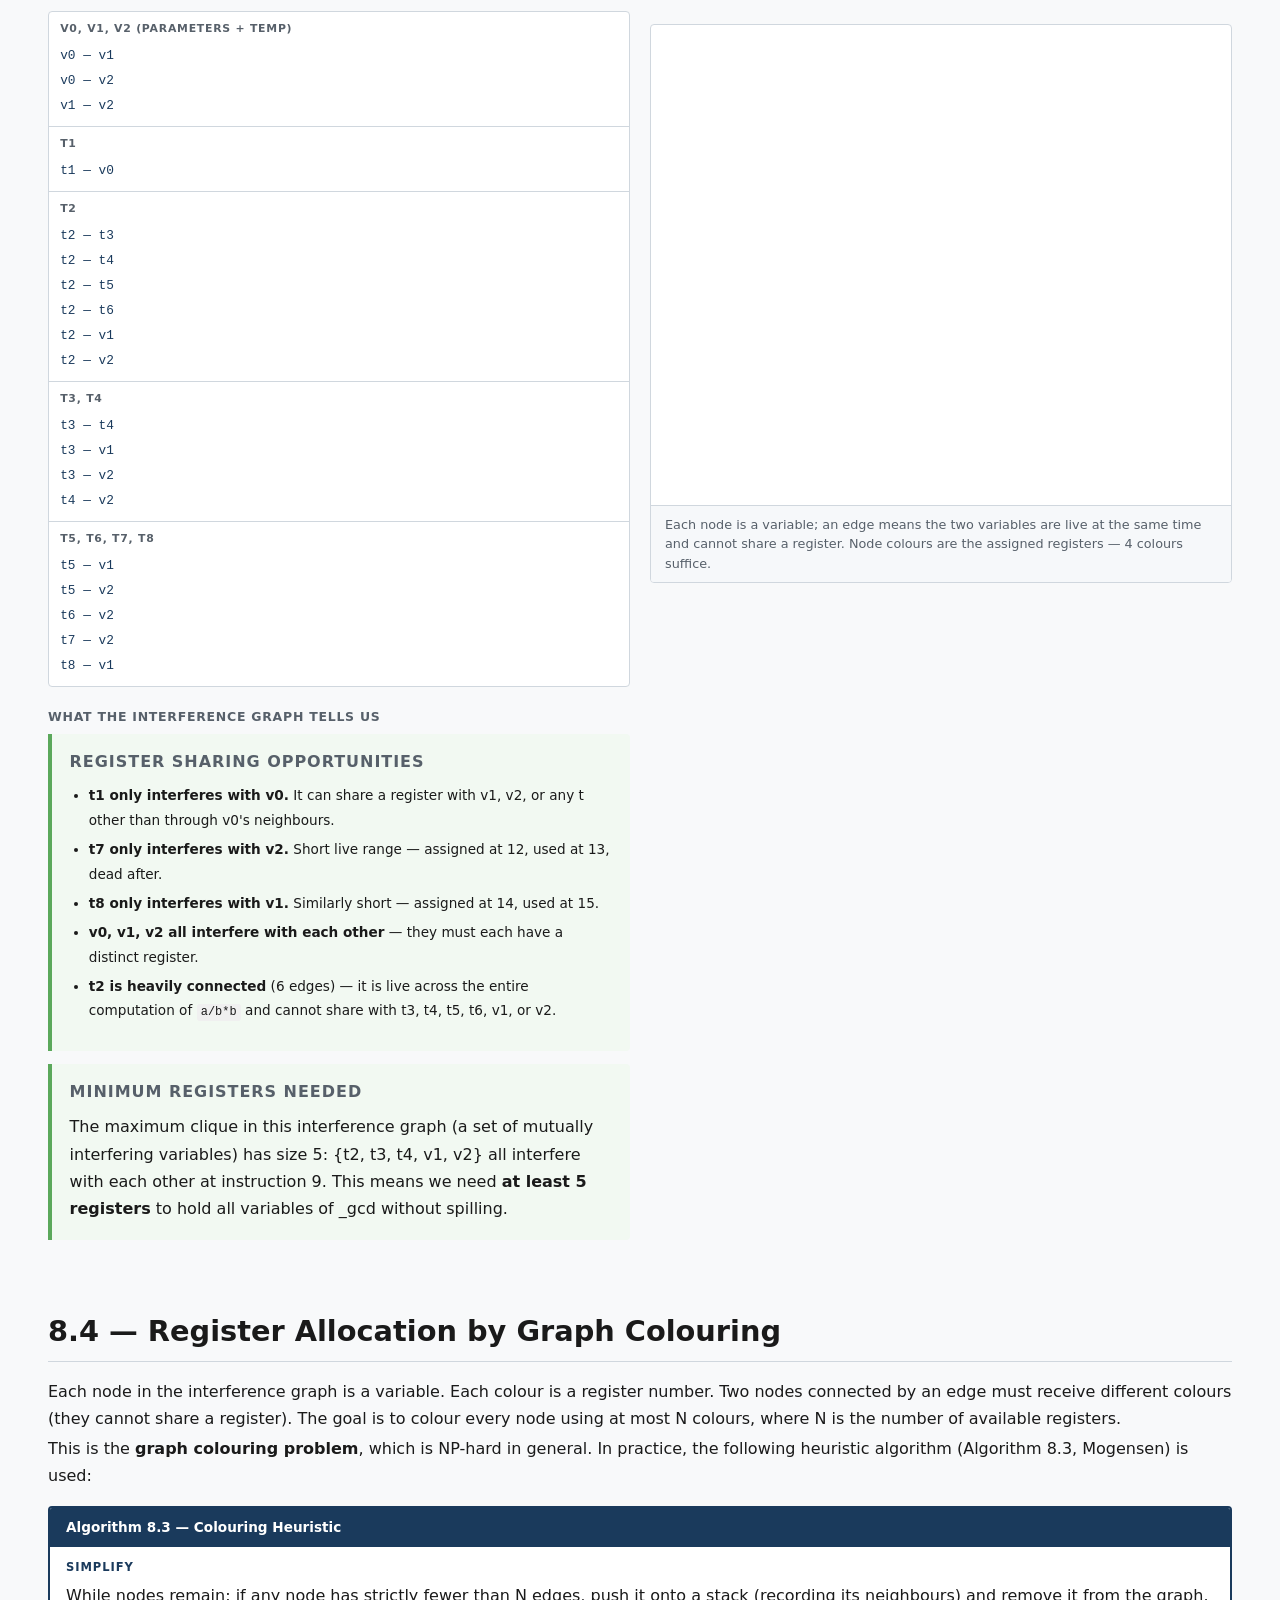
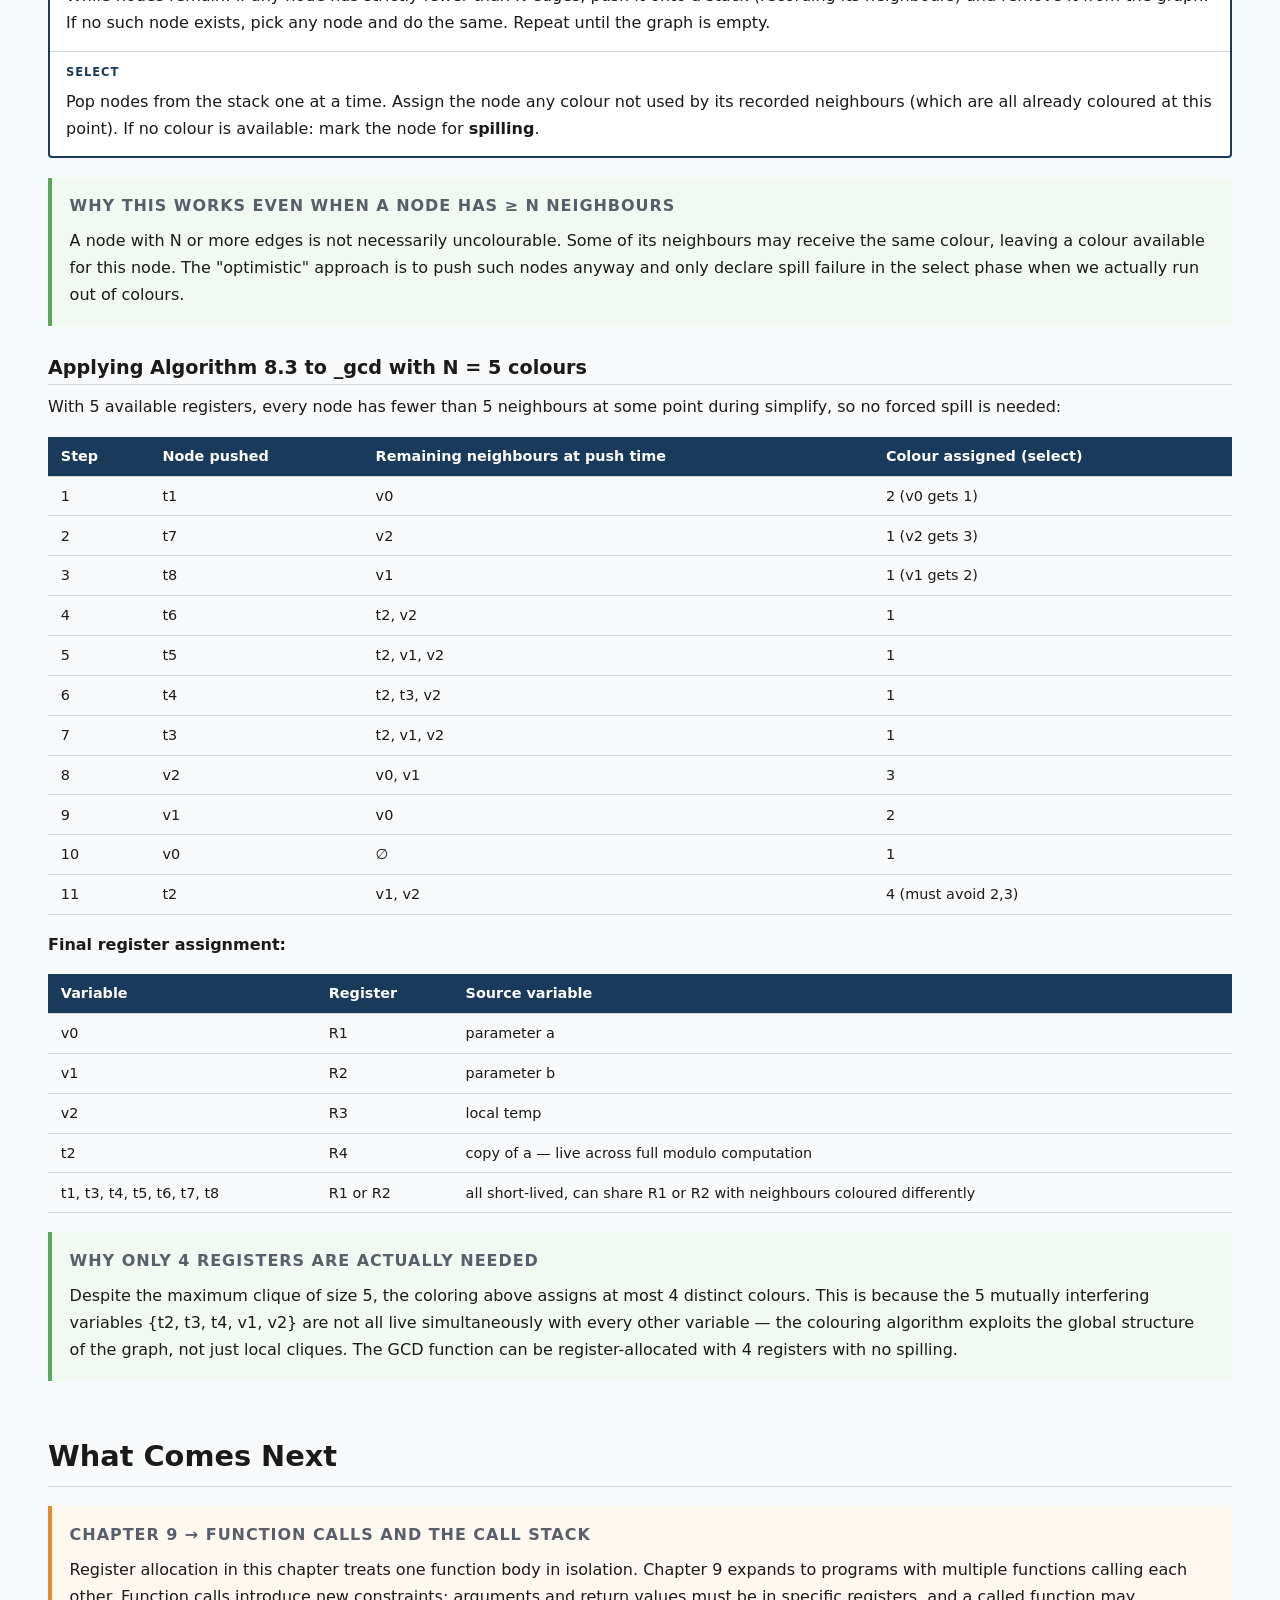
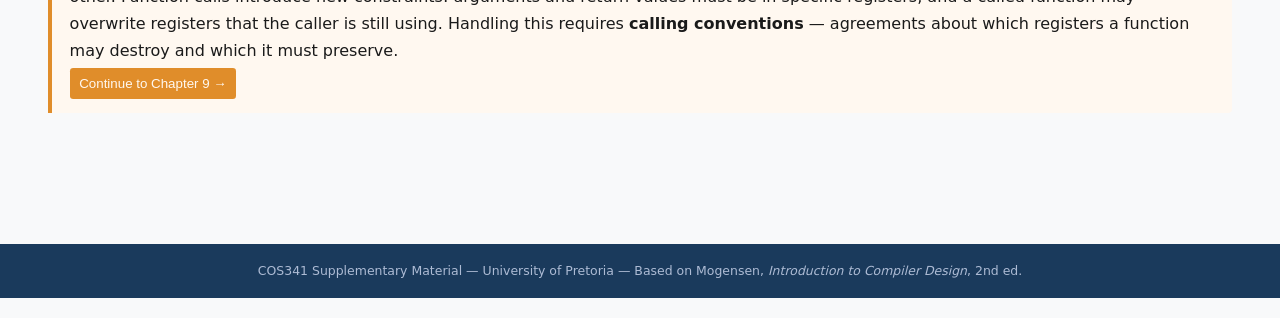
<file: pages/chapter8.html>
<!DOCTYPE html>
<html lang="en">
<head>
  <meta charset="UTF-8" />
  <meta name="viewport" content="width=device-width, initial-scale=1.0" />
  <title>Chapter 8 — Register Allocation | COS341 Supplement</title>
  <link rel="stylesheet" href="../css/style.css" />
  <link rel="stylesheet" href="../css/components.css" />
  <link rel="stylesheet" href="../css/layouts.css" />
  <link rel="stylesheet" href="../css/tables.css" />
  <link rel="stylesheet" href="../css/diagrams.css" />
  <link rel="stylesheet" href="../css/interactive.css" />
  <link rel="stylesheet" href="../css/chapter8.css" />
  <script src="../js/header.js" defer></script>
</head>
<body>

  <site-header></site-header>

  <main class="article">

    <p class="breadcrumb">Chapters &rsaquo; Chapter 8 &rsaquo; Register Allocation</p>
    <h1 class="article__title">Chapter 8 &mdash; Register Allocation</h1>
    <p class="article__subtitle">Mapping many variables into a small number of registers — and handling the overflow.</p>

    <!-- ── EVENT 1: GAIN ATTENTION ──────────────────────────────── -->
    <div class="callout callout--question">
      <p class="callout__label">Opening Problem</p>
      <p>In <a class="hyperlink" href="chapter6.html">Chapter 6</a>, generating intermediate code for the GCD
         function produced 11 distinct variables: <code>v0</code>, <code>v1</code>,
         <code>v2</code>, <code>t1</code> through <code>t8</code>. A real processor might
         have only 3 or 4 registers. You cannot put 11 variables in 4 registers simultaneously
         — but you do not need to. Most variables are only needed for a short stretch of the
         program. The question is: at any given point, which variables actually need to
         be in a register at the same time?</p>
      <p>That question is answered by <strong>liveness analysis</strong>. Once you know which
         variables are live simultaneously, you can decide which ones can share a register —
         and which ones must be spilled to memory.</p>
    </div>

    <!-- ── EVENT 2: LEARNING OBJECTIVES ─────────────────────────── -->
    <section class="section" id="objectives">
      <h2>Learning Objectives</h2>
      <ul class="objectives-list">
        <li><span class="bloom bloom--remember">Remember</span> the definition of liveness and the four rules that govern it.</li>
        <li><span class="bloom bloom--understand">Understand</span> how gen, kill, in, and out sets are derived from the intermediate code.</li>
        <li><span class="bloom bloom--apply">Apply</span> fixed-point iteration to compute in/out sets for the GCD function.</li>
        <li><span class="bloom bloom--apply">Apply</span> the interference definition to build an interference graph from the liveness results.</li>
        <li><span class="bloom bloom--understand">Understand</span> how graph colouring maps interference nodes to registers, and what spilling means when colouring fails.</li>
      </ul>
    </section>

    <!-- ── EVENT 3: RECALL ───────────────────────────────────────── -->
    <section class="section" id="recall">
      <h2>Connecting to What You Already Know</h2>
      <p>In <a class="hyperlink" href="chapter6.html">Chapter 6</a> we translated the GCD source program into
         flat intermediate code. That translation used <code>newvar()</code> freely —
         every temporary result got its own variable. The intermediate code for the GCD
         function uses 11 variables. This chapter determines how many registers are actually
         needed to run that code.</p>
      <div class="callout callout--info">
        <p class="callout__label">The intermediate code we are analysing</p>
        <pre class="code-block" style="font-size:0.8rem"><code><span class="il-num"> 1:</span>  v2 := 0
<span class="il-num"> 2:</span>  LABEL L1
<span class="il-num"> 3:</span>  IF v1 &gt; 0 THEN L2 ELSE L3
<span class="il-num"> 4:</span>  LABEL L2
<span class="il-num"> 5:</span>  t1 := v1
<span class="il-num"> 6:</span>  v2 := t1
<span class="il-num"> 7:</span>  t2 := v0
<span class="il-num"> 8:</span>  t3 := v0
<span class="il-num"> 9:</span>  t4 := v1
<span class="il-num">10:</span>  t5 := t3 / t4
<span class="il-num">11:</span>  t6 := t5 * v1
<span class="il-num">12:</span>  t7 := t2 - t6
<span class="il-num">13:</span>  v1 := t7
<span class="il-num">14:</span>  t8 := v2
<span class="il-num">15:</span>  v0 := t8
<span class="il-num">16:</span>  GOTO L1
<span class="il-num">17:</span>  LABEL L3
<span class="il-num">18:</span>  RETURN v0</code></pre>
        <p style="font-size:0.85rem;margin-top:0.5rem">Parameters <code>v0</code> (= a) and <code>v1</code> (= b) enter the function already live. <code>v2</code> (= temp) is declared inside the body.</p>
      </div>
    </section>

    <!-- ── SECTION 1: LIVENESS ───────────────────────────────────── -->
    <section class="section" id="liveness">
      <h2>8.1 — Liveness</h2>

      <div class="callout callout--info">
        <p class="callout__label">Definition 8.1 (Mogensen)</p>
        <p>A variable is <strong>live</strong> at some point in the program if the value it
           contains at that point might conceivably be used in future computations.
           Conversely, it is <strong>dead</strong> if there is no way its value can be used
           in the future.</p>
      </div>

      <p>Four rules determine liveness. The first two define where liveness is generated
         and killed; the last two define how it propagates:</p>

      <div class="rules-grid">
        <div class="rule-card rule-card--gen">
          <p class="rule-card__num">Rule 1</p>
          <p class="rule-card__title">Generate</p>
          <p>If an instruction <em>uses</em> a variable, that variable is live at the
             <strong>start</strong> of that instruction.</p>
          <p class="rule-card__example">At instruction 9 (<code>t4 := v1</code>), <code>v1</code>
             is used — so <code>v1</code> is live in at instruction 9.</p>
        </div>
        <div class="rule-card rule-card--kill">
          <p class="rule-card__num">Rule 2</p>
          <p class="rule-card__title">Kill</p>
          <p>If a variable is <em>assigned</em> by an instruction (and not also used as an
             operand), it is dead at the <strong>start</strong> of that instruction — the
             old value is about to be overwritten.</p>
          <p class="rule-card__example">At instruction 13 (<code>v1 := t7</code>), <code>v1</code>
             is killed — its previous value is irrelevant.</p>
        </div>
        <div class="rule-card rule-card--prop">
          <p class="rule-card__num">Rule 3</p>
          <p class="rule-card__title">Propagate backward</p>
          <p>If a variable is live at the <em>end</em> of an instruction and that instruction
             does not assign to it, the variable is also live at the <strong>start</strong>.</p>
        </div>
        <div class="rule-card rule-card--prop">
          <p class="rule-card__num">Rule 4</p>
          <p class="rule-card__title">Propagate across successors</p>
          <p>A variable is live at the <em>end</em> of instruction i if it is live at the
             <strong>start</strong> of any immediately succeeding instruction.</p>
        </div>
      </div>
    </section>

    <!-- ── SECTION 2: LIVENESS ANALYSIS ─────────────────────────── -->
    <section class="section" id="analysis">
      <h2>8.2 — Liveness Analysis</h2>
      <p>Liveness analysis formalises the four rules as equations over sets of variables.
         For each instruction i, we define:</p>

      <div class="two-col-recap" style="margin:1rem 0">
        <div class="recap-card">
          <p class="recap-card__label">gen[i]</p>
          <p>Variables that instruction i <strong>reads</strong> — liveness is generated here.</p>
        </div>
        <div class="recap-card">
          <p class="recap-card__label">kill[i]</p>
          <p>Variables that instruction i <strong>writes</strong> — liveness is killed here.</p>
        </div>
      </div>

      <div class="two-col-recap" style="margin:1rem 0">
        <div class="recap-card">
          <p class="recap-card__label">in[i]</p>
          <p>Variables live at the <strong>start</strong> of instruction i.</p>
          <pre class="code-block" style="font-size:0.78rem;margin:0.4rem 0"><code>in[i] = gen[i] ∪ (out[i] \ kill[i])</code></pre>
        </div>
        <div class="recap-card">
          <p class="recap-card__label">out[i]</p>
          <p>Variables live at the <strong>end</strong> of instruction i.</p>
          <pre class="code-block" style="font-size:0.78rem;margin:0.4rem 0"><code>out[i] = ∪ in[j]  for j ∈ succ[i]</code></pre>
        </div>
      </div>

      <p>These equations are recursive. We solve them by <strong>fixed-point
         iteration</strong>: initialise all in[i] and out[i] to ∅, then repeatedly
         evaluate the equations in reverse instruction order (backwards, because liveness
         flows backwards — a use of a variable propagates its liveness toward earlier
         instructions) until no set changes. The result is guaranteed to be reached because
         sets only grow and are bounded by the finite set of all variables.</p>

      <h3>Step 1 — succ, gen, kill for each instruction</h3>
      <p>The successor sets are determined by control flow. For GOTO and IF instructions,
         successors are found by looking up the target labels:</p>

      <div class="op-table-wrapper">
        <table class="op-table">
          <thead>
            <tr><th>i</th><th>Instruction</th><th>succ[i]</th><th>gen[i]</th><th>kill[i]</th></tr>
          </thead>
          <tbody>
            <tr><td>1</td><td><code>v2 := 0</code></td><td>{2}</td><td>∅</td><td>{v2}</td></tr>
            <tr><td>2</td><td><code>LABEL L1</code></td><td>{3}</td><td>∅</td><td>∅</td></tr>
            <tr class="tr-highlight"><td>3</td><td><code>IF v1 &gt; 0 THEN L2 ELSE L3</code></td><td>{4, 17}</td><td>{v1}</td><td>∅</td></tr>
            <tr><td>4</td><td><code>LABEL L2</code></td><td>{5}</td><td>∅</td><td>∅</td></tr>
            <tr><td>5</td><td><code>t1 := v1</code></td><td>{6}</td><td>{v1}</td><td>{t1}</td></tr>
            <tr><td>6</td><td><code>v2 := t1</code></td><td>{7}</td><td>{t1}</td><td>{v2}</td></tr>
            <tr><td>7</td><td><code>t2 := v0</code></td><td>{8}</td><td>{v0}</td><td>{t2}</td></tr>
            <tr><td>8</td><td><code>t3 := v0</code></td><td>{9}</td><td>{v0}</td><td>{t3}</td></tr>
            <tr><td>9</td><td><code>t4 := v1</code></td><td>{10}</td><td>{v1}</td><td>{t4}</td></tr>
            <tr><td>10</td><td><code>t5 := t3 / t4</code></td><td>{11}</td><td>{t3, t4}</td><td>{t5}</td></tr>
            <tr><td>11</td><td><code>t6 := t5 * v1</code></td><td>{12}</td><td>{t5, v1}</td><td>{t6}</td></tr>
            <tr><td>12</td><td><code>t7 := t2 - t6</code></td><td>{13}</td><td>{t2, t6}</td><td>{t7}</td></tr>
            <tr><td>13</td><td><code>v1 := t7</code></td><td>{14}</td><td>{t7}</td><td>{v1}</td></tr>
            <tr><td>14</td><td><code>t8 := v2</code></td><td>{15}</td><td>{v2}</td><td>{t8}</td></tr>
            <tr><td>15</td><td><code>v0 := t8</code></td><td>{16}</td><td>{t8}</td><td>{v0}</td></tr>
            <tr class="tr-highlight"><td>16</td><td><code>GOTO L1</code></td><td>{2}</td><td>∅</td><td>∅</td></tr>
            <tr><td>17</td><td><code>LABEL L3</code></td><td>{18}</td><td>∅</td><td>∅</td></tr>
            <tr class="tr-highlight"><td>18</td><td><code>RETURN v0</code></td><td>∅</td><td>{v0}</td><td>∅</td></tr>
          </tbody>
        </table>
      </div>
      <p style="font-size:0.85rem;color:var(--col-muted)">Highlighted rows: instruction 3 branches to both labels (succ = {4, 17}). Instruction 16 jumps back to instruction 2. Instruction 18 has an empty successor set — RETURN ends the function.</p>

      <h3>Step 2 — Fixed-point iteration</h3>
      <p>We evaluate the equations in reverse order (18 down to 1) in each iteration,
         using the most recently computed values on the right-hand sides. We initialise
         all sets to ∅ and stop when no set changes between iterations.</p>

      <!-- Stepper for fixed-point iterations -->
      <div class="stepper" id="stepper">
        <div class="stepper-controls">
          <button class="btn" id="prevStep" disabled>&larr; Previous</button>
          <span class="stepper-counter" id="stepCounter">Iteration 1 of 3</span>
          <button class="btn" id="nextStep">Next &rarr;</button>
        </div>
        <div style="background:#2a3550;padding:0.4rem 1rem;font-family:var(--font-ui);font-size:0.75rem;color:#8fa8c8;letter-spacing:0.06em;text-transform:uppercase;font-weight:600;">
          <span id="stepPhase">Iteration 1 — first pass</span>
        </div>
        <div class="stepper-body">
          <div class="stepper-tree" id="stepTree"></div>
          <div class="stepper-detail" id="stepDetail"></div>
        </div>
      </div>

      <h3>Final in/out sets (fixed point)</h3>
      <p>After 3 iterations the sets stop changing — fixed point reached.</p>

      <div class="op-table-wrapper">
        <table class="op-table">
          <thead>
            <tr><th>i</th><th>Instruction</th><th>in[i]</th><th>out[i]</th></tr>
          </thead>
          <tbody>
            <tr><td>1</td><td><code>v2 := 0</code></td><td>{v0, v1}</td><td>{v0, v1}</td></tr>
            <tr><td>2</td><td><code>LABEL L1</code></td><td>{v0, v1}</td><td>{v0, v1}</td></tr>
            <tr><td>3</td><td><code>IF v1 &gt; 0 THEN L2 ELSE L3</code></td><td>{v0, v1}</td><td>{v0, v1}</td></tr>
            <tr><td>4</td><td><code>LABEL L2</code></td><td>{v0, v1}</td><td>{v0, v1}</td></tr>
            <tr><td>5</td><td><code>t1 := v1</code></td><td>{v0, v1}</td><td>{t1, v0, v1}</td></tr>
            <tr><td>6</td><td><code>v2 := t1</code></td><td>{t1, v0, v1}</td><td>{v0, v1, v2}</td></tr>
            <tr><td>7</td><td><code>t2 := v0</code></td><td>{v0, v1, v2}</td><td>{t2, v0, v1, v2}</td></tr>
            <tr><td>8</td><td><code>t3 := v0</code></td><td>{t2, v0, v1, v2}</td><td>{t2, t3, v1, v2}</td></tr>
            <tr><td>9</td><td><code>t4 := v1</code></td><td>{t2, t3, v1, v2}</td><td>{t2, t3, t4, v1, v2}</td></tr>
            <tr><td>10</td><td><code>t5 := t3 / t4</code></td><td>{t2, t3, t4, v1, v2}</td><td>{t2, t5, v1, v2}</td></tr>
            <tr><td>11</td><td><code>t6 := t5 * v1</code></td><td>{t2, t5, v1, v2}</td><td>{t2, t6, v2}</td></tr>
            <tr><td>12</td><td><code>t7 := t2 - t6</code></td><td>{t2, t6, v2}</td><td>{t7, v2}</td></tr>
            <tr><td>13</td><td><code>v1 := t7</code></td><td>{t7, v2}</td><td>{v1, v2}</td></tr>
            <tr><td>14</td><td><code>t8 := v2</code></td><td>{v1, v2}</td><td>{t8, v1}</td></tr>
            <tr><td>15</td><td><code>v0 := t8</code></td><td>{t8, v1}</td><td>{v0, v1}</td></tr>
            <tr><td>16</td><td><code>GOTO L1</code></td><td>{v0, v1}</td><td>{v0, v1}</td></tr>
            <tr><td>17</td><td><code>LABEL L3</code></td><td>{v0}</td><td>{v0}</td></tr>
            <tr><td>18</td><td><code>RETURN v0</code></td><td>{v0}</td><td>∅</td></tr>
          </tbody>
        </table>
      </div>

      <div class="callout callout--info">
        <p class="callout__label">Key observations</p>
        <ul style="font-size:0.9rem;line-height:1.8;padding-left:1.2rem">
          <li><strong>v0 and v1 are live at instruction 1</strong> — these are the input parameters.
              This is expected: parameters must be live from the start of the function.</li>
          <li><strong>v2 is not live at instruction 1</strong> — it is declared and initialised
              at instruction 1, so its old value is irrelevant before that point.</li>
          <li><strong>All temporaries (t1–t8) have short live ranges.</strong> t1 is only live
              between instructions 5 and 6. t3 and t4 die at instruction 10. This is the key
              insight — temporaries can share registers with each other and with v0/v1/v2 as
              long as their live ranges do not overlap at the same point.</li>
          <li><strong>The back-edge from GOTO L1 (16 → 2)</strong> is why v0 and v1 stay live
              throughout instructions 1–4. The liveness of v0 and v1 at the start of instruction
              3 propagates back through instruction 2 and then back-edge to instruction 16,
              which in turn makes them live out of instruction 15, and so on.</li>
        </ul>
      </div>
    </section>

    <!-- ── SECTION 3: INTERFERENCE ───────────────────────────────── -->
    <section class="section" id="interference">
      <h2>8.3 — Interference</h2>

      <div class="callout callout--info">
        <p class="callout__label">Definition 8.2 (Mogensen)</p>
        <p>A variable <strong>x interferes with y</strong> if x ≠ y and there is an
           instruction i such that x ∈ kill[i], y ∈ out[i], and instruction i is
           <em>not</em> of the form x := y.</p>
        <p>Two variables can share a register precisely if <strong>neither interferes
           with the other</strong>.</p>
      </div>

      <p>Note two subtleties from the definition:</p>
      <ul style="font-size:0.9rem;line-height:1.8;padding-left:1.2rem">
        <li>After a copy instruction <code>x := y</code>, x and y contain the same value,
            so they <em>can</em> share a register even if both are live — hence the exclusion
            of copy instructions from the interference rule.</li>
        <li>x may interfere with y even if x is not in out[i] (x is assigned a dead value).
            The assignment still occupies a register at that point and must not overwrite y.</li>
      </ul>

      <h3>Interference from each assignment in _gcd</h3>
      <p>For each instruction that writes a variable (has a non-empty kill set), we
         check which variables are live in out[i]:</p>

      <div class="op-table-wrapper">
        <table class="op-table">
          <thead>
            <tr><th>i</th><th>Instruction</th><th>kill[i]</th><th>out[i]</th><th>New interference edges</th></tr>
          </thead>
          <tbody>
            <tr><td>1</td><td><code>v2 := 0</code></td><td>{v2}</td><td>{v0,v1}</td><td>v2 — v0, v2 — v1</td></tr>
            <tr><td>5</td><td><code>t1 := v1</code></td><td>{t1}</td><td>{v0,v1}</td><td>t1 — v0 &nbsp;<span style="color:var(--col-muted);font-size:0.8rem">(t1—v1 excluded: copy instr? No — t1:=v1 is a copy, so t1—v1 excluded)</span></td></tr>
            <tr><td>6</td><td><code>v2 := t1</code></td><td>{v2}</td><td>{v0,v1,v2}</td><td>v2 — v0, v2 — v1 &nbsp;<span style="color:var(--col-muted);font-size:0.8rem">(v2—v2 not applicable; copy exclusion for v2:=t1 means v2—t1 excluded)</span></td></tr>
            <tr><td>7</td><td><code>t2 := v0</code></td><td>{t2}</td><td>{v0,v1,v2}</td><td>t2 — v1, t2 — v2 &nbsp;<span style="color:var(--col-muted);font-size:0.8rem">(t2—v0 excluded: copy)</span></td></tr>
            <tr><td>8</td><td><code>t3 := v0</code></td><td>{t3}</td><td>{t2,v1,v2}</td><td>t3 — t2, t3 — v1, t3 — v2 &nbsp;<span style="color:var(--col-muted);font-size:0.8rem">(t3—v0 excluded: copy)</span></td></tr>
            <tr><td>9</td><td><code>t4 := v1</code></td><td>{t4}</td><td>{t2,t3,v2}</td><td>t4 — t2, t4 — t3, t4 — v2 &nbsp;<span style="color:var(--col-muted);font-size:0.8rem">(t4—v1 excluded: copy)</span></td></tr>
            <tr><td>10</td><td><code>t5 := t3/t4</code></td><td>{t5}</td><td>{t2,v1,v2}</td><td>t5 — t2, t5 — v1, t5 — v2</td></tr>
            <tr><td>11</td><td><code>t6 := t5*v1</code></td><td>{t6}</td><td>{t2,v2}</td><td>t6 — t2, t6 — v2</td></tr>
            <tr><td>12</td><td><code>t7 := t2-t6</code></td><td>{t7}</td><td>{v2}</td><td>t7 — v2</td></tr>
            <tr><td>13</td><td><code>v1 := t7</code></td><td>{v1}</td><td>{v2}</td><td>v1 — v2 &nbsp;<span style="color:var(--col-muted);font-size:0.8rem">(v1—t7 excluded: copy)</span></td></tr>
            <tr><td>14</td><td><code>t8 := v2</code></td><td>{t8}</td><td>{v1}</td><td>t8 — v1 &nbsp;<span style="color:var(--col-muted);font-size:0.8rem">(t8—v2 excluded: copy)</span></td></tr>
            <tr><td>15</td><td><code>v0 := t8</code></td><td>{v0}</td><td>{v1}</td><td>v0 — v1 &nbsp;<span style="color:var(--col-muted);font-size:0.8rem">(v0—t8 excluded: copy)</span></td></tr>
          </tbody>
        </table>
      </div>

      <h3>Complete interference graph — _gcd</h3>
      <p>Collecting all unique edges (interference is symmetric):</p>

      <div class="interference-layout interference-layout--3col">
        <div class="interference-edges">
          <p class="demo-label">All interference edges</p>
          <div class="edge-list">
            <div class="edge-group">
              <p class="edge-group-label">v0, v1, v2 (parameters + temp)</p>
              <div class="edge-item">v0 — v1</div>
              <div class="edge-item">v0 — v2</div>
              <div class="edge-item">v1 — v2</div>
            </div>
            <div class="edge-group">
              <p class="edge-group-label">t1</p>
              <div class="edge-item">t1 — v0</div>
            </div>
            <div class="edge-group">
              <p class="edge-group-label">t2</p>
              <div class="edge-item">t2 — t3</div>
              <div class="edge-item">t2 — t4</div>
              <div class="edge-item">t2 — t5</div>
              <div class="edge-item">t2 — t6</div>
              <div class="edge-item">t2 — v1</div>
              <div class="edge-item">t2 — v2</div>
            </div>
            <div class="edge-group">
              <p class="edge-group-label">t3, t4</p>
              <div class="edge-item">t3 — t4</div>
              <div class="edge-item">t3 — v1</div>
              <div class="edge-item">t3 — v2</div>
              <div class="edge-item">t4 — v2</div>
            </div>
            <div class="edge-group">
              <p class="edge-group-label">t5, t6, t7, t8</p>
              <div class="edge-item">t5 — v1</div>
              <div class="edge-item">t5 — v2</div>
              <div class="edge-item">t6 — v2</div>
              <div class="edge-item">t7 — v2</div>
              <div class="edge-item">t8 — v1</div>
            </div>
          </div>
        </div>

        <div class="interference-graph-panel">
          <p class="demo-label">Interference graph (colour = register)</p>
          <figure class="diagram-embed">
            <iframe
              title="Interference graph for _gcd, nodes coloured by assigned register"
              src="https://viewer.diagrams.net/?tags=%7B%7D&lightbox=1&highlight=0000ff&edit=_blank&layers=1&nav=1&title=interference_graph.drawio&dark=auto#R%3Cmxfile%3E%3Cdiagram%20name%3D%22Interference%20Graph%22%20id%3D%22interf%22%3E7VzPd6soFP5rPKddzDsKimTZl6ZvZjGbdjHLOUaJcWo0oyRt568fUDSi5r3EUBLTmAV4%2BSF8fPeCF4kBp6v3H5m3Xv6ZBiQ2gBm8G%2FDRAMCyTMQCLvkoJS50S0GYRYHItBO8RP8RITSFdBMFJJcy0jSNabSWhX6aJMSnkszLsvRNzrZIY%2Fmpay8kHcGL78Vd6V9RQJelFDvmTv47icKleLJbJcw9%2FzXM0k0iHhfzPL8FXvZ6ZwD4VFwGmNbx%2B7LYyqseIerJl16QvjVEcGbAaZamtIyt3qck5pBXaJblnvak1t3JSEIPKUAjyqDoFBL15PSjAoqSd5b2fUlXMRNYLLpIEyoG1LKre1GAp3sMk4TFfVYryZigrHPrxRtRpwFQzCvN114iPQ39u%2BEAfPfTOGUlH1hiA%2BAsnN%2BZBbhmFdyXYV%2FKffHkqkYWC3n4B2%2FTgrAe%2B6z7ZsFuFhozYGDTmNgs%2FnfoByy4443YZDyRN83MSBjlrPB91XoGbtmBsmbRS5IxxBpgCvh%2FkHRFaPbBsiwbvIKCDm87DtoV1UQtRZf4%2FYesQZ7QgLCueTfcLCJGvH%2F0ydYUI02Cjp502cBg8EWurdlhCEmCB66R7C5JEyKTJadZ%2Bkqm5Xiy3BAXV51SKR%2BoEaReFhLRgO0eCDMSezTayi0%2FERAwCkCANkCsoYB0bchVAEKtaqiPRYSeisikuDqIWN9gPyamNkwAhQMxAXoxKdupCRN7JJjYGjFxRoKJoxETNBJMkD5MtgPXJbox0bcyoWKOGwEm%2BuZiONjGwqu1sXCw7pyKyby4ejCxzq07cLDu6MZEn%2B7YgzGxrxYTZ7DuOFerO85gnujGRB9P0GBM0NVi4g7GxL1aTPBge4Kv1J5szf39b%2FQ1jqN1zvv4towoeVl7BTBvmbduOaGjOK56LfvgHx9m%2BGla%2BuARKn3wPTghH5P5ouXOrt3bDXd22cbL8F5zEMuHz7Od33mPO%2FpsrXy2VLrIUddFjmQPuWUJQ1J5yIECF%2Fn2J%2Fqqlq%2FODD%2FaO74i1MtXDOYseWx8tc7LV4DK%2BC7cR1mgl7J2a1MHq2As0MTYp6cZmk6rXc7JBMJexgbuZM66eSmMPZgLWzAKIwv1MhYBmbGWo4CydAxG1rwwo0rPbFQP5KdSi%2BrYHX5Wot0nKRI%2FwUQFP3WZ1JnFGOpWJtU0OeB9zkfkQm9siwDaY0%2BfbaXswF12YIkdwMUSOxyAFbADjuCVRp%2F1OniCpXAUBkzpW8wBBqw1wdoqPvSpXLY3ih5jsOweg6WbDVhmgwNVsMG5seF4Njg3a9Xlpw2cT%2BAnuvHzeH6iGz%2B7%2FHQcS%2BanqYKf7hn4OZlcKj8PX%2FC5N4p2KYqQPMVDJRTFNxN6vAnF51%2FwIbe1%2FLfR6WyISXgIHYrzLCQQYz7cL4z5Tz790kMJv7j6KTAA2onTgdbteNslaJGKNytGjQOQ3XN6puGpaXtyqtMzMVnQC1OTZ3ECJmd57rzgH4%2Bf8GHxJOVHuYC52uT8NogWC35MhjdBnQZVb8eNYa4NZj3nt4ZZhQbNj3RRq7OYatTD6vrGLPxT2GygBLZT9KMxT1yyPrD%2BSCfHtqIAd3AVoS1CR4RioURdEeJP1pD2Jk7LqYBsBR92xPMjneTqdmnOpSFIgfOYwfYFNAS0NcQSzFe6uhrAfOSqGMIjNwDUbanrYj5EbYuhZHKAX4D6sE198NmUby2HIG5P7Eqs%2FZE7CofueUK4h%2FP1nufZOK%2FG3NtfgPN2i%2FN869e8W27mZTm2%2FCk%2BiM2VnqHvUwXwC1VQYv599mr8GUPKkxsK4BRX69URXNjQ89Eu%2FzCBvwnmm8UiKv5goWADMia8pTxPtnuH5NUlKc%2B9ZjYiSsJvn80KKLOi3rOoDeTxis5ud3%2FaUaQ1%2FjAFzv4H%3C%2Fdiagram%3E%3C%2Fmxfile%3E"
              loading="lazy"
              allowfullscreen></iframe>
            <figcaption class="diagram-embed__caption">
              Each node is a variable; an edge means the two variables are live at the same time
              and cannot share a register. Node colours are the assigned registers — 4 colours suffice.
            </figcaption>
          </figure>
        </div>

        <div class="interference-insight">
          <p class="demo-label">What the interference graph tells us</p>
          <div class="callout callout--info" style="margin:0">
            <p class="callout__label">Register sharing opportunities</p>
            <ul style="font-size:0.85rem;line-height:1.8;padding-left:1.2rem">
              <li><strong>t1 only interferes with v0.</strong> It can share a register with v1, v2, or any t other than through v0's neighbours.</li>
              <li><strong>t7 only interferes with v2.</strong> Short live range — assigned at 12, used at 13, dead after.</li>
              <li><strong>t8 only interferes with v1.</strong> Similarly short — assigned at 14, used at 15.</li>
              <li><strong>v0, v1, v2 all interfere with each other</strong> — they must each have a distinct register.</li>
              <li><strong>t2 is heavily connected</strong> (6 edges) — it is live across the entire computation of <code>a/b*b</code> and cannot share with t3, t4, t5, t6, v1, or v2.</li>
            </ul>
          </div>
          <div class="callout callout--info" style="margin-top:0.8rem">
            <p class="callout__label">Minimum registers needed</p>
            <p>The maximum clique in this interference graph (a set of mutually interfering
               variables) has size 5: {t2, t3, t4, v1, v2} all interfere with each other at
               instruction 9. This means we need <strong>at least 5 registers</strong> to
               hold all variables of _gcd without spilling.</p>
          </div>
        </div>
      </div>
    </section>

    <!-- ── SECTION 4: GRAPH COLOURING ────────────────────────────── -->
    <section class="section" id="colouring">
      <h2>8.4 — Register Allocation by Graph Colouring</h2>
      <p>Each node in the interference graph is a variable. Each colour is a register number.
         Two nodes connected by an edge must receive different colours (they cannot share a
         register). The goal is to colour every node using at most N colours, where N is the
         number of available registers.</p>

      <p>This is the <strong>graph colouring problem</strong>, which is NP-hard in general.
         In practice, the following heuristic algorithm (Algorithm 8.3, Mogensen) is used:</p>

      <div class="algo-box">
        <p class="algo-box__title">Algorithm 8.3 — Colouring Heuristic</p>
        <div class="algo-phase">
          <p class="algo-phase__label">Simplify</p>
          <p>While nodes remain: if any node has strictly fewer than N edges, push it onto a
             stack (recording its neighbours) and remove it from the graph. If no such node
             exists, pick any node and do the same. Repeat until the graph is empty.</p>
        </div>
        <div class="algo-phase">
          <p class="algo-phase__label">Select</p>
          <p>Pop nodes from the stack one at a time. Assign the node any colour not used by
             its recorded neighbours (which are all already coloured at this point). If no
             colour is available: mark the node for <strong>spilling</strong>.</p>
        </div>
      </div>

      <div class="callout callout--info">
        <p class="callout__label">Why this works even when a node has ≥ N neighbours</p>
        <p>A node with N or more edges is not necessarily uncolourable. Some of its neighbours
           may receive the same colour, leaving a colour available for this node. The "optimistic"
           approach is to push such nodes anyway and only declare spill failure in the select
           phase when we actually run out of colours.</p>
      </div>

      <h3>Applying Algorithm 8.3 to _gcd with N = 5 colours</h3>
      <p>With 5 available registers, every node has fewer than 5 neighbours at some point
         during simplify, so no forced spill is needed:</p>

      <div class="op-table-wrapper">
        <table class="op-table">
          <thead><tr><th>Step</th><th>Node pushed</th><th>Remaining neighbours at push time</th><th>Colour assigned (select)</th></tr></thead>
          <tbody>
            <tr><td>1</td><td>t1</td><td>v0</td><td>2 (v0 gets 1)</td></tr>
            <tr><td>2</td><td>t7</td><td>v2</td><td>1 (v2 gets 3)</td></tr>
            <tr><td>3</td><td>t8</td><td>v1</td><td>1 (v1 gets 2)</td></tr>
            <tr><td>4</td><td>t6</td><td>t2, v2</td><td>1</td></tr>
            <tr><td>5</td><td>t5</td><td>t2, v1, v2</td><td>1</td></tr>
            <tr><td>6</td><td>t4</td><td>t2, t3, v2</td><td>1</td></tr>
            <tr><td>7</td><td>t3</td><td>t2, v1, v2</td><td>1</td></tr>
            <tr><td>8</td><td>v2</td><td>v0, v1</td><td>3</td></tr>
            <tr><td>9</td><td>v1</td><td>v0</td><td>2</td></tr>
            <tr><td>10</td><td>v0</td><td>∅</td><td>1</td></tr>
            <tr><td>11</td><td>t2</td><td>v1, v2</td><td>4 (must avoid 2,3)</td></tr>
          </tbody>
        </table>
      </div>

      <p><strong>Final register assignment:</strong></p>
      <div class="op-table-wrapper">
        <table class="op-table">
          <thead><tr><th>Variable</th><th>Register</th><th>Source variable</th></tr></thead>
          <tbody>
            <tr><td>v0</td><td>R1</td><td>parameter a</td></tr>
            <tr><td>v1</td><td>R2</td><td>parameter b</td></tr>
            <tr><td>v2</td><td>R3</td><td>local temp</td></tr>
            <tr><td>t2</td><td>R4</td><td>copy of a — live across full modulo computation</td></tr>
            <tr><td>t1, t3, t4, t5, t6, t7, t8</td><td>R1 or R2</td><td>all short-lived, can share R1 or R2 with neighbours coloured differently</td></tr>
          </tbody>
        </table>
      </div>

      <div class="callout callout--info">
        <p class="callout__label">Why only 4 registers are actually needed</p>
        <p>Despite the maximum clique of size 5, the coloring above assigns at most 4 distinct
           colours. This is because the 5 mutually interfering variables {t2, t3, t4, v1, v2}
           are not all live simultaneously with every other variable — the colouring algorithm
           exploits the global structure of the graph, not just local cliques. The GCD function
           can be register-allocated with 4 registers with no spilling.</p>
      </div>
    </section>

    <!-- ── EVENT 9: NEXT ─────────────────────────────────────────── -->
    <section class="section" id="next">
      <h2>What Comes Next</h2>
      <div class="callout callout--next">
        <p class="callout__label">Chapter 9 &rarr; Function Calls and the Call Stack</p>
        <p>Register allocation in this chapter treats one function body in isolation. Chapter 9
           expands to programs with multiple functions calling each other. Function calls
           introduce new constraints: arguments and return values must be in specific registers,
           and a called function may overwrite registers that the caller is still using. Handling
           this requires <strong>calling conventions</strong> — agreements about which registers
           a function may destroy and which it must preserve.</p>
        <button class="btn-next" >
              <a href="chapter9.html">Continue to Chapter 9 &rarr;</a> 
        </button>
      </div>
    </section>

  </main>

  <footer class="site-footer">
    <p>COS341 Supplementary Material &mdash; University of Pretoria &mdash; Based on Mogensen,
       <em>Introduction to Compiler Design</em>, 2nd ed.</p>
  </footer>

  <script src="../js/chapter8.js"></script>
</body>
</html>
</file>
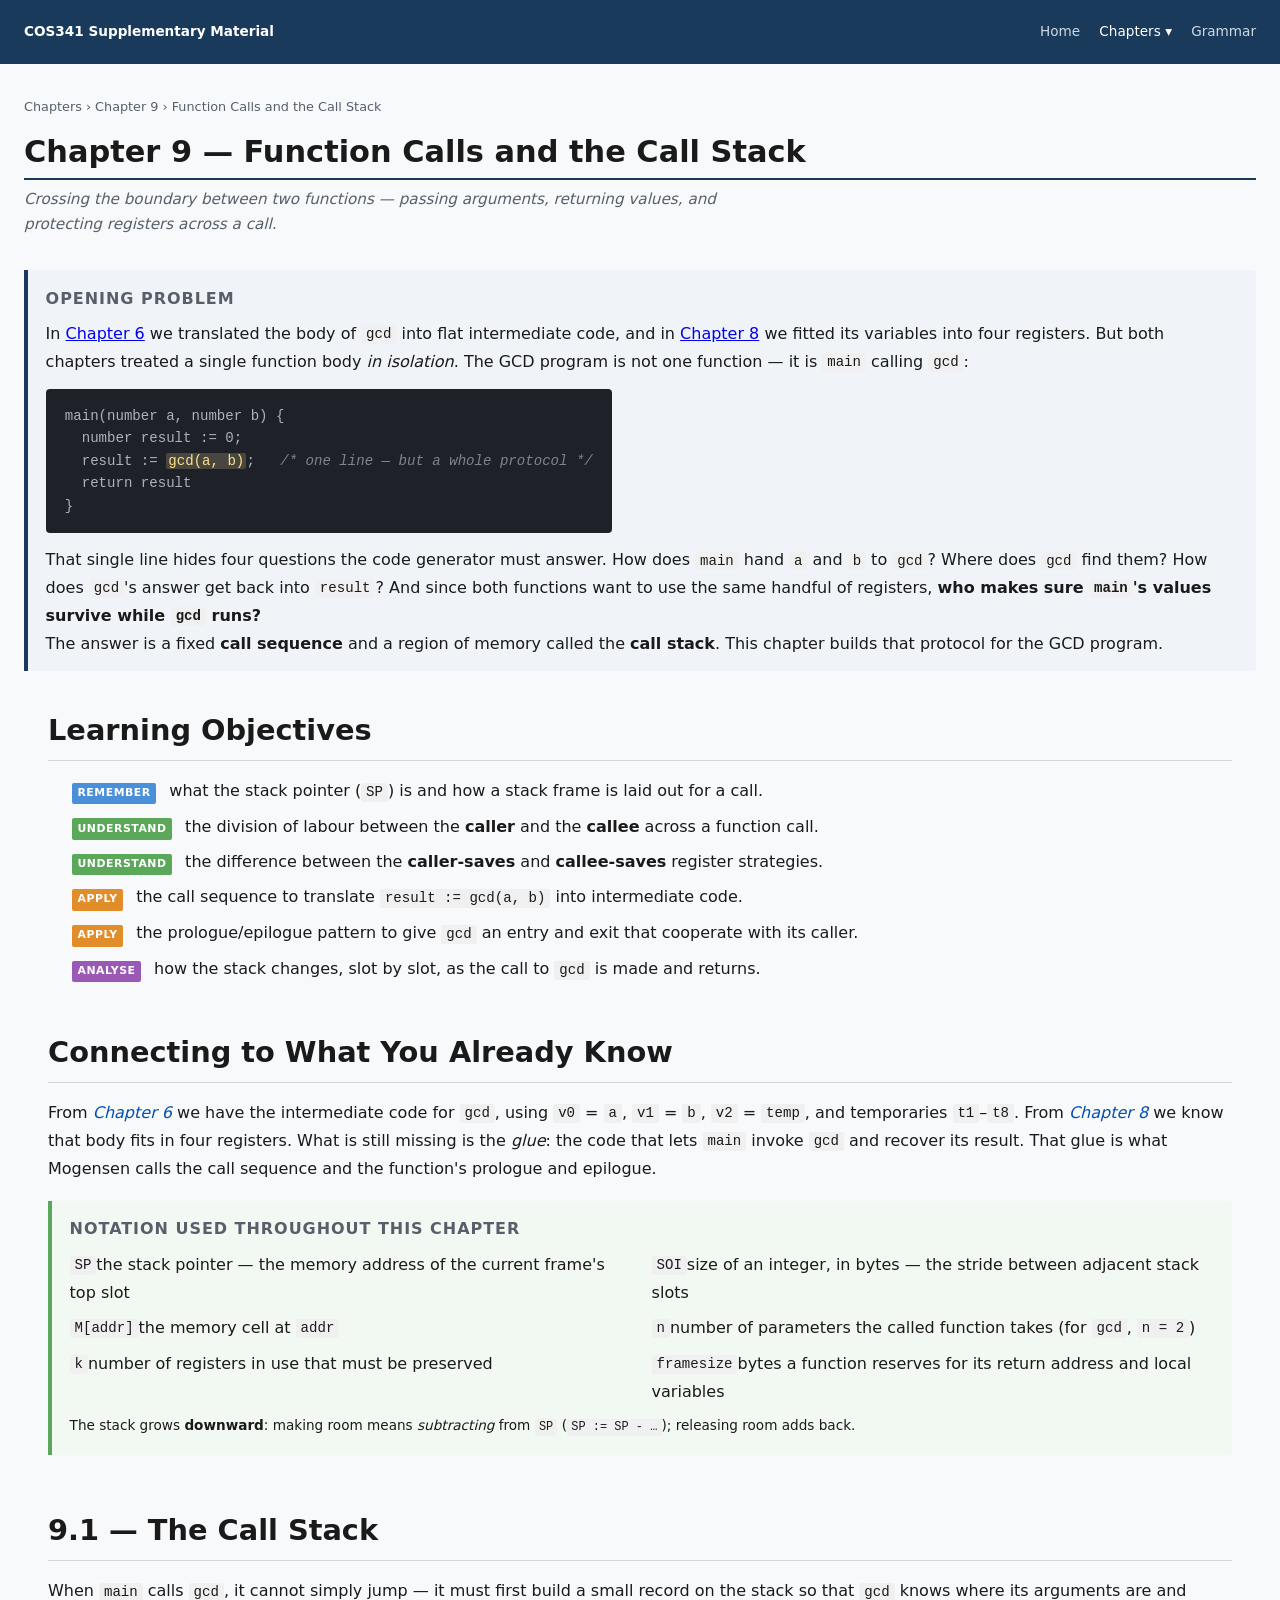
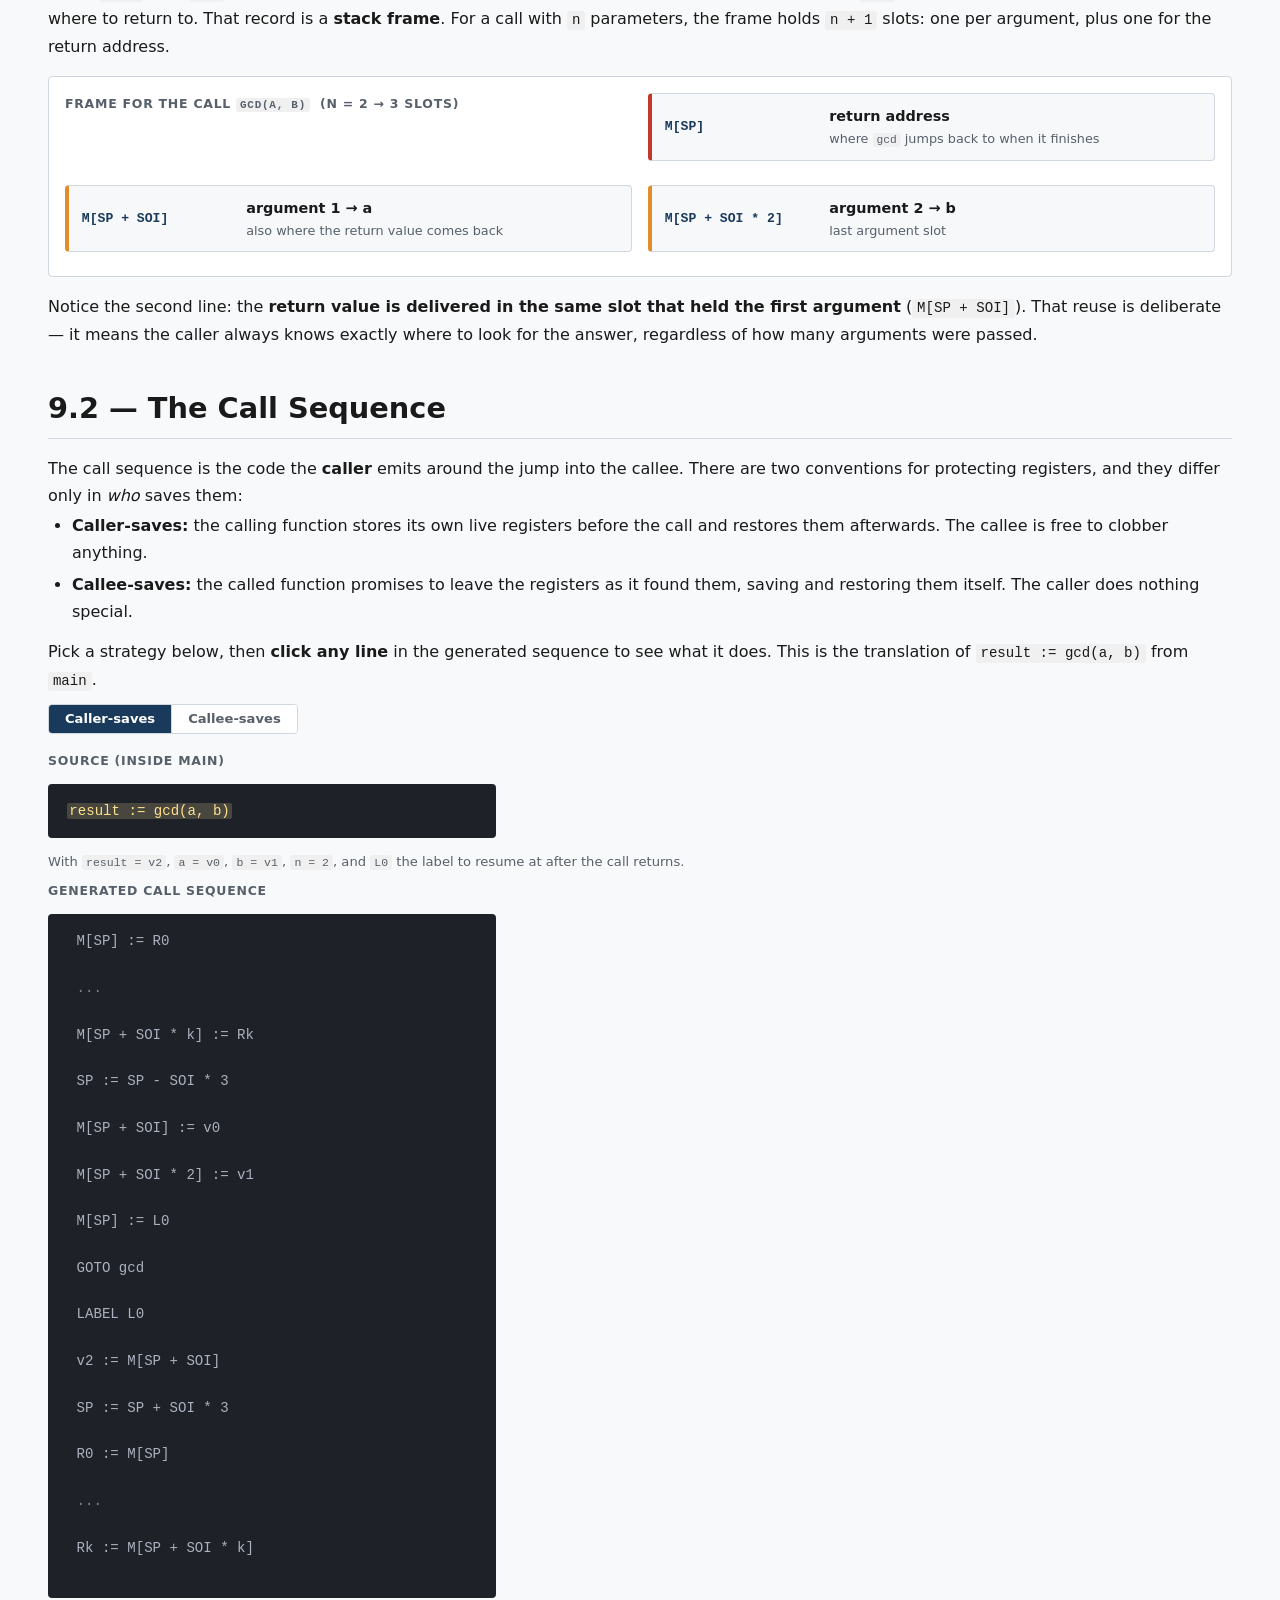
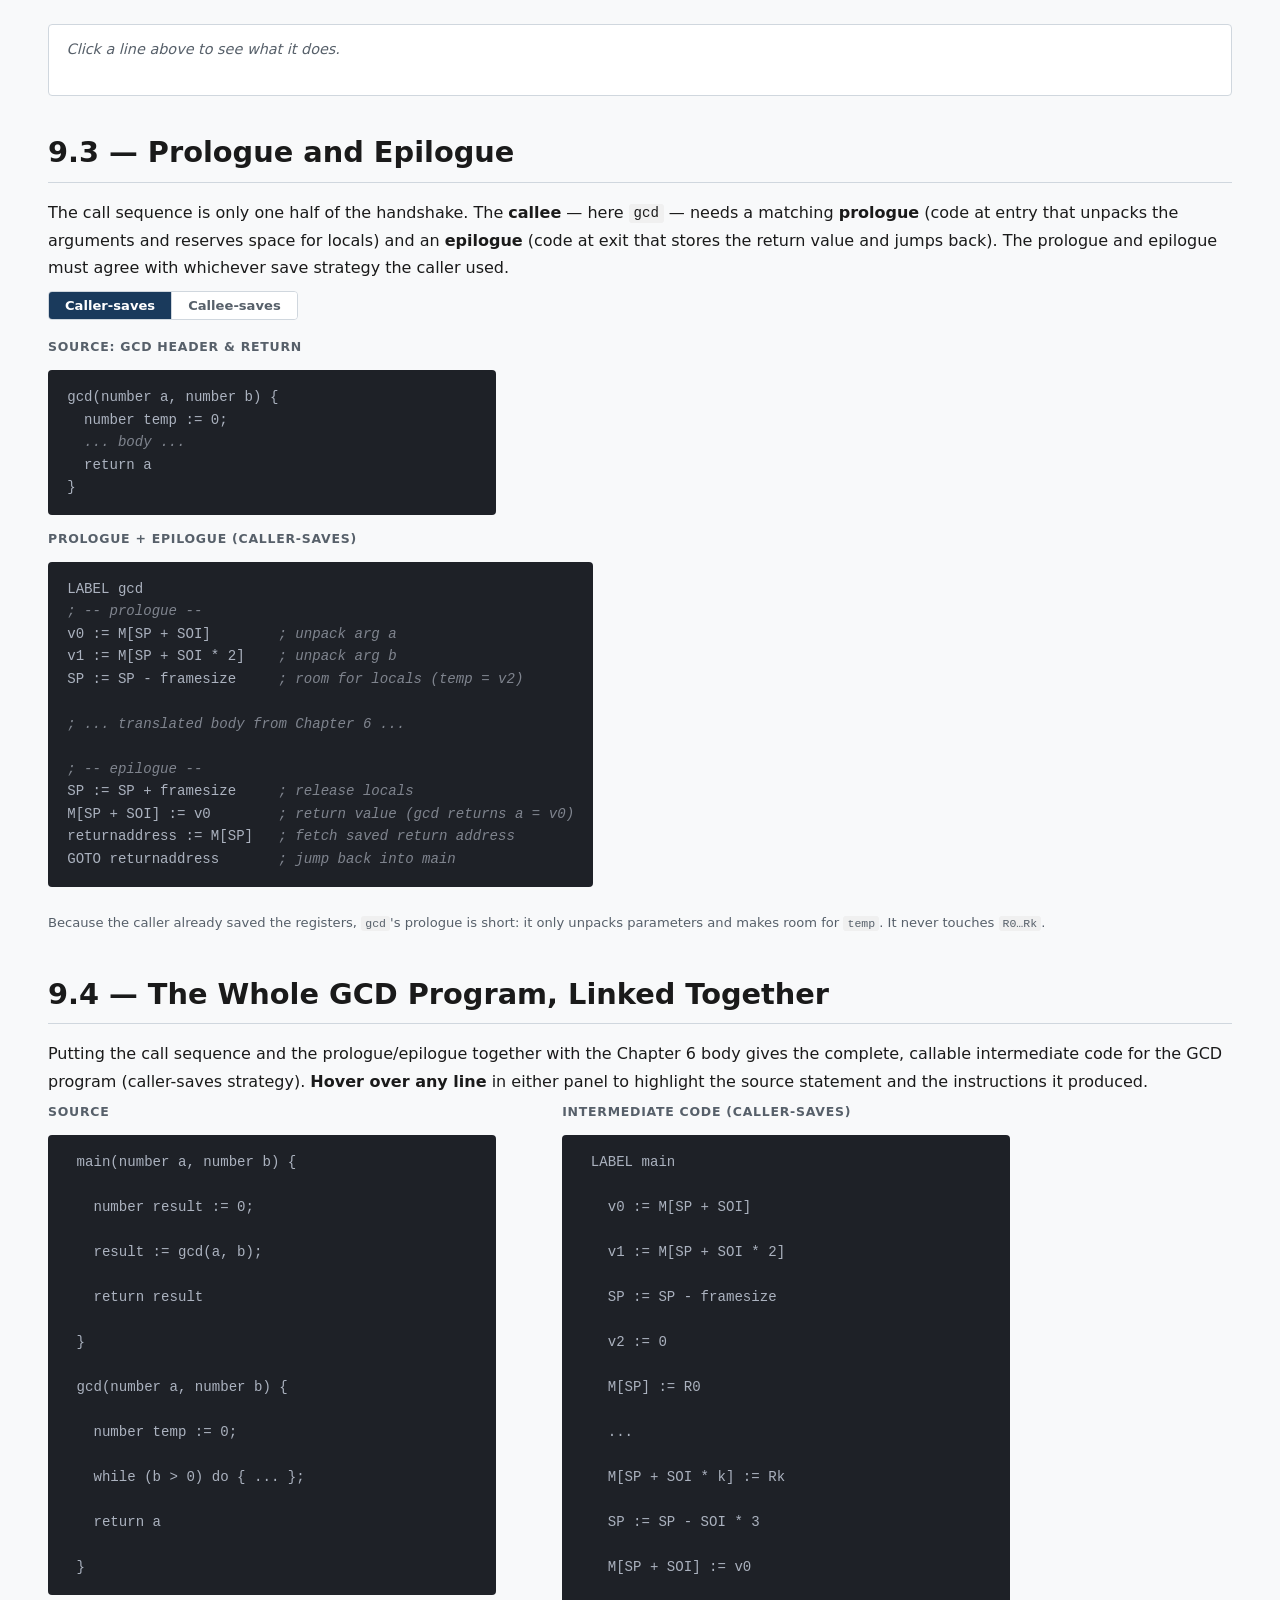
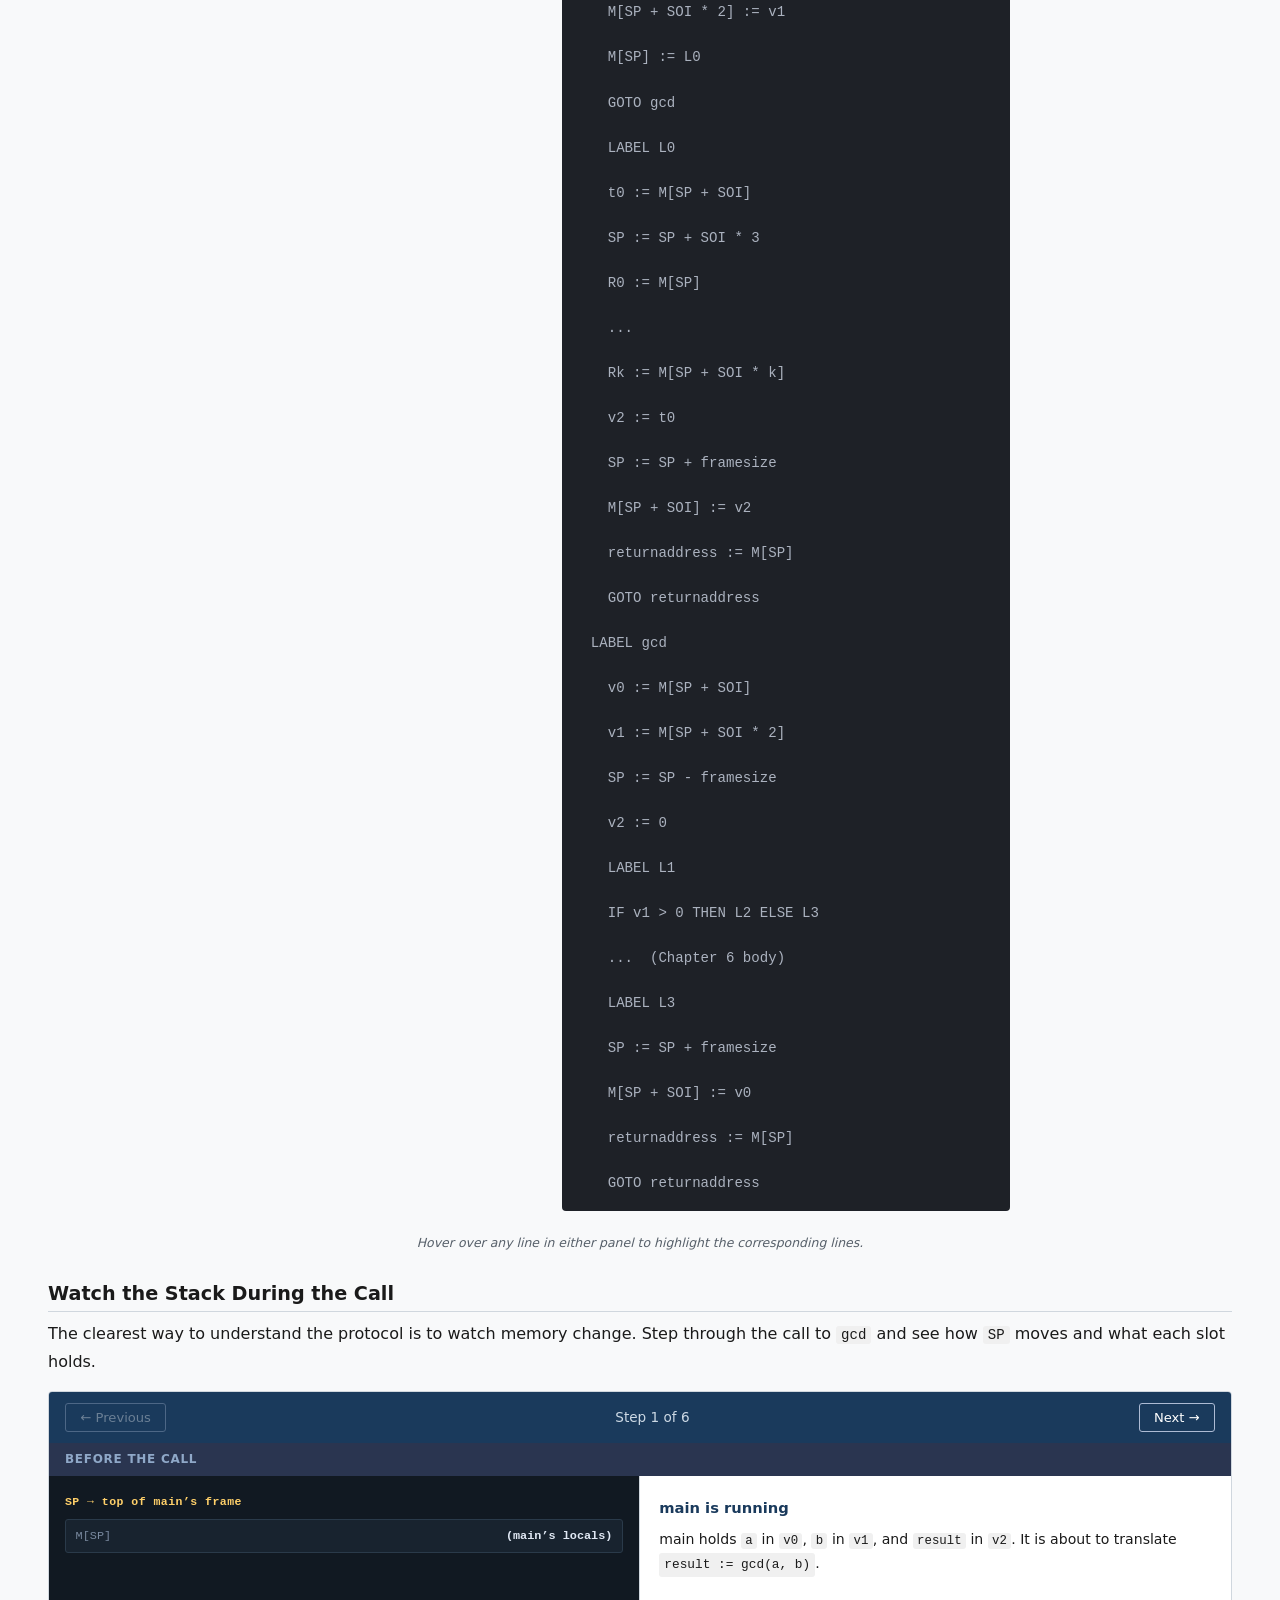
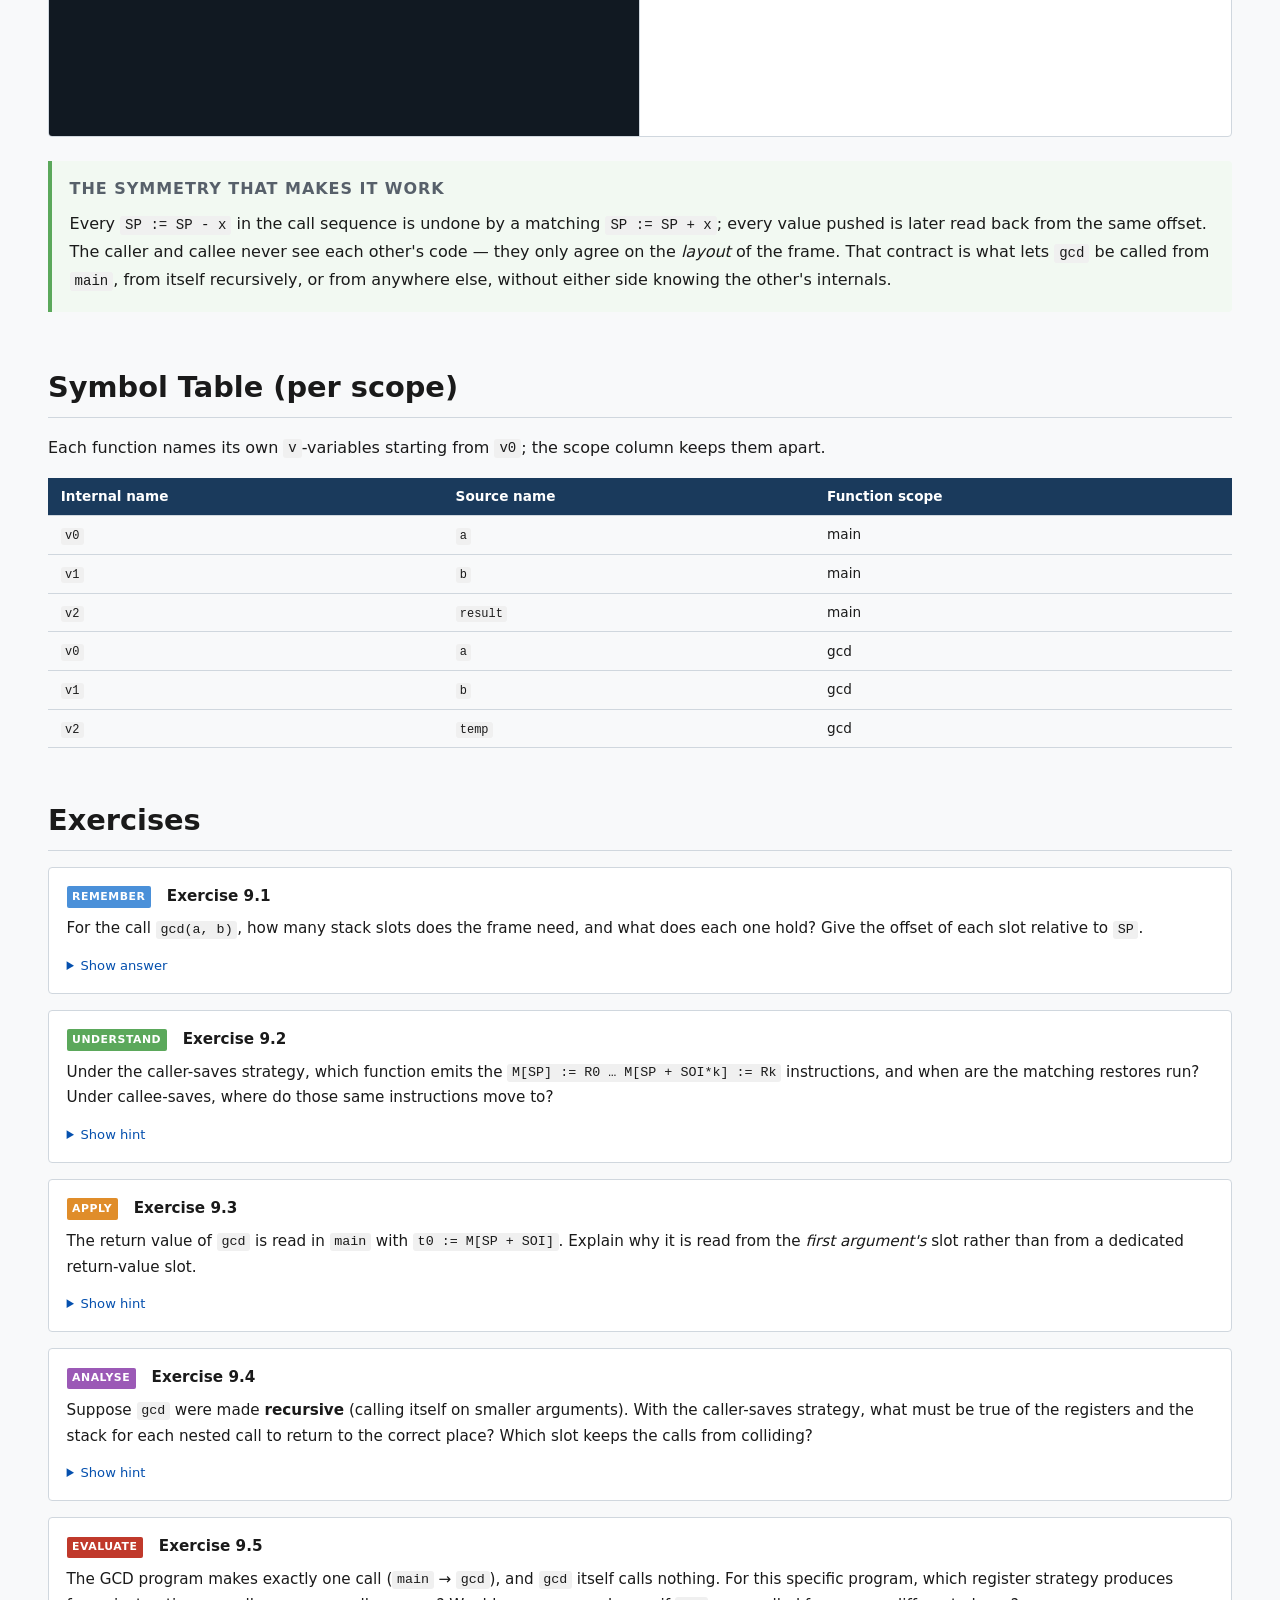
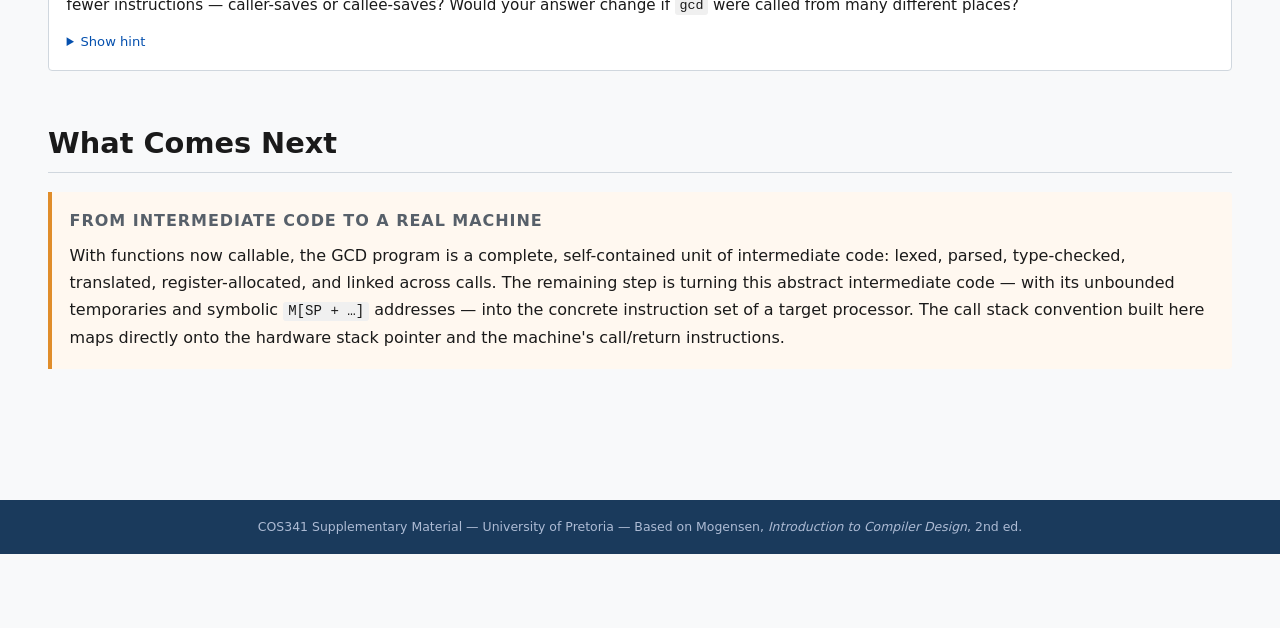
<file: pages/chapter9.html>
<!DOCTYPE html>
<html lang="en">
<head>
  <meta charset="UTF-8" />
  <meta name="viewport" content="width=device-width, initial-scale=1.0" />
  <title>Chapter 9 — Function Calls and the Call Stack | COS341 Supplement</title>
  <link rel="stylesheet" href="../css/style.css" />
  <link rel="stylesheet" href="../css/components.css" />
  <link rel="stylesheet" href="../css/layouts.css" />
  <link rel="stylesheet" href="../css/tables.css" />
  <link rel="stylesheet" href="../css/diagrams.css" />
  <link rel="stylesheet" href="../css/interactive.css" />
  <link rel="stylesheet" href="../css/chapter9.css" />
  <script src="../js/header.js" defer></script>
</head>
<body>

  <site-header></site-header>

  <main class="article">

    <p class="breadcrumb">Chapters &rsaquo; Chapter 9 &rsaquo; Function Calls and the Call Stack</p>
    <h1 class="article__title">Chapter 9 &mdash; Function Calls and the Call Stack</h1>
    <p class="article__subtitle">Crossing the boundary between two functions — passing arguments, returning values, and protecting registers across a call.</p>

    <!-- ── EVENT 1: GAIN ATTENTION ──────────────────────────────── -->
    <div class="callout callout--question">
      <p class="callout__label">Opening Problem</p>
      <p>In <a href="chapter6.html">Chapter 6</a> we translated the body of <code>gcd</code> into flat
         intermediate code, and in <a href="chapter8.html">Chapter 8</a> we fitted its variables into
         four registers. But both chapters treated a single function body <em>in isolation</em>. The GCD
         program is not one function — it is <code>main</code> calling <code>gcd</code>:</p>
      <pre class="code-block"><code>main(number a, number b) {
  number result := 0;
  result := <span class="code-hl">gcd(a, b)</span>;   <span class="code-comment">/* one line — but a whole protocol */</span>
  return result
}</code></pre>
      <p>That single line hides four questions the code generator must answer. How does <code>main</code>
         hand <code>a</code> and <code>b</code> to <code>gcd</code>? Where does <code>gcd</code> find them?
         How does <code>gcd</code>'s answer get back into <code>result</code>? And since both functions want
         to use the same handful of registers, <strong>who makes sure <code>main</code>'s values survive while
         <code>gcd</code> runs?</strong></p>
      <p>The answer is a fixed <strong>call sequence</strong> and a region of memory called the
         <strong>call stack</strong>. This chapter builds that protocol for the GCD program.</p>
    </div>

    <!-- ── EVENT 2: LEARNING OBJECTIVES ─────────────────────────── -->
    <section class="section" id="objectives">
      <h2>Learning Objectives</h2>
      <ul class="objectives-list">
        <li><span class="bloom bloom--remember">Remember</span> what the stack pointer (<code>SP</code>) is and how a stack frame is laid out for a call.</li>
        <li><span class="bloom bloom--understand">Understand</span> the division of labour between the <strong>caller</strong> and the <strong>callee</strong> across a function call.</li>
        <li><span class="bloom bloom--understand">Understand</span> the difference between the <strong>caller-saves</strong> and <strong>callee-saves</strong> register strategies.</li>
        <li><span class="bloom bloom--apply">Apply</span> the call sequence to translate <code>result := gcd(a, b)</code> into intermediate code.</li>
        <li><span class="bloom bloom--apply">Apply</span> the prologue/epilogue pattern to give <code>gcd</code> an entry and exit that cooperate with its caller.</li>
        <li><span class="bloom bloom--analyse">Analyse</span> how the stack changes, slot by slot, as the call to <code>gcd</code> is made and returns.</li>
      </ul>
    </section>

    <!-- ── EVENT 3: RECALL ───────────────────────────────────────── -->
    <section class="section" id="recall">
      <h2>Connecting to What You Already Know</h2>
      <p>From <a class="hyperlink" href="chapter6.html">Chapter 6</a> we have the intermediate code for <code>gcd</code>, using
         <code>v0</code>&nbsp;=&nbsp;<code>a</code>, <code>v1</code>&nbsp;=&nbsp;<code>b</code>,
         <code>v2</code>&nbsp;=&nbsp;<code>temp</code>, and temporaries <code>t1</code>–<code>t8</code>.
         From <a class="hyperlink" href="chapter8.html">Chapter 8</a> we know that body fits in four registers. What is still
         missing is the <em>glue</em>: the code that lets <code>main</code> invoke <code>gcd</code> and recover
         its result. That glue is what Mogensen calls the call sequence and the function's prologue and
         epilogue.</p>

      <div class="callout callout--info">
        <p class="callout__label">Notation used throughout this chapter</p>
        <div class="notation-grid">
          <div><code>SP</code><span>the stack pointer — the memory address of the current frame's top slot</span></div>
          <div><code>SOI</code><span>size of an integer, in bytes — the stride between adjacent stack slots</span></div>
          <div><code>M[addr]</code><span>the memory cell at <code>addr</code></span></div>
          <div><code>n</code><span>number of parameters the called function takes (for <code>gcd</code>, <code>n = 2</code>)</span></div>
          <div><code>k</code><span>number of registers in use that must be preserved</span></div>
          <div><code>framesize</code><span>bytes a function reserves for its return address and local variables</span></div>
        </div>
        <p style="margin-top:0.6rem;font-size:0.85rem">The stack grows <strong>downward</strong>: making room means
           <em>subtracting</em> from <code>SP</code> (<code>SP := SP - …</code>); releasing room adds back.</p>
      </div>
    </section>

    <!-- ── SECTION 1: STACK & CONVENTION ─────────────────────────── -->
    <section class="section" id="stack">
      <h2>9.1 — The Call Stack</h2>
      <p>When <code>main</code> calls <code>gcd</code>, it cannot simply jump — it must first build a small
         record on the stack so that <code>gcd</code> knows where its arguments are and where to return to.
         That record is a <strong>stack frame</strong>. For a call with <code>n</code> parameters, the frame
         holds <code>n + 1</code> slots: one per argument, plus one for the return address.</p>

      <div class="frame-layout">
        <p class="demo-label">Frame for the call <code>gcd(a, b)</code> &nbsp;(n = 2 &rarr; 3 slots)</p>
        <div class="frame-slot frame-slot--ret">
          <span class="frame-slot__addr">M[SP]</span>
          <span class="frame-slot__what">return address</span>
          <span class="frame-slot__note">where <code>gcd</code> jumps back to when it finishes</span>
        </div>
        <div class="frame-slot frame-slot--arg">
          <span class="frame-slot__addr">M[SP + SOI]</span>
          <span class="frame-slot__what">argument 1 &rarr; a</span>
          <span class="frame-slot__note">also where the return value comes back</span>
        </div>
        <div class="frame-slot frame-slot--arg">
          <span class="frame-slot__addr">M[SP + SOI&nbsp;*&nbsp;2]</span>
          <span class="frame-slot__what">argument 2 &rarr; b</span>
          <span class="frame-slot__note">last argument slot</span>
        </div>
      </div>
      <p>Notice the second line: the <strong>return value is delivered in the same slot that held the first
         argument</strong> (<code>M[SP + SOI]</code>). That reuse is deliberate — it means the caller always
         knows exactly where to look for the answer, regardless of how many arguments were passed.</p>
    </section>

    <!-- ── SECTION 2: CALL SEQUENCE ──────────────────────────────── -->
    <section class="section" id="callseq">
      <h2>9.2 — The Call Sequence</h2>
      <p>The call sequence is the code the <strong>caller</strong> emits around the jump into the callee.
         There are two conventions for protecting registers, and they differ only in <em>who</em> saves them:</p>
      <ul>
        <li><strong>Caller-saves:</strong> the calling function stores its own live registers before the call
            and restores them afterwards. The callee is free to clobber anything.</li>
        <li><strong>Callee-saves:</strong> the called function promises to leave the registers as it found
            them, saving and restoring them itself. The caller does nothing special.</li>
      </ul>
      <p>Pick a strategy below, then <strong>click any line</strong> in the generated sequence to see what it does.
         This is the translation of <code>result := gcd(a, b)</code> from <code>main</code>.</p>

      <div class="save-toggle" data-group="callseq">
        <button class="save-toggle__btn is-active" data-mode="caller">Caller-saves</button>
        <button class="save-toggle__btn" data-mode="callee">Callee-saves</button>
      </div>

      <div class="xlat__src">
          <p class="demo-label">Source (inside main)</p>
          <pre class="code-block"><code><span class="code-hl">result := gcd(a, b)</span></code></pre>
          <p class="xlat__note">With <code>result = v2</code>, <code>a = v0</code>, <code>b = v1</code>,
             <code>n = 2</code>, and <code>L0</code> the label to resume at after the call returns.</p>
        </div>

      <div class="xlat">
        
        <div class="xlat__out">
          <p class="demo-label">Generated call sequence</p>
          <pre class="code-block code-block--interactive"><code id="callseqLines"></code></pre>
        </div>
      </div>
      <div class="xlat__explain" id="callseqExplain">
        <p class="explain-placeholder">Click a line above to see what it does.</p>
      </div>
    </section>

    <!-- ── SECTION 3: PROLOGUE / EPILOGUE ────────────────────────── -->
    <section class="section" id="prologue">
      <h2>9.3 — Prologue and Epilogue</h2>
      <p>The call sequence is only one half of the handshake. The <strong>callee</strong> — here <code>gcd</code> —
         needs a matching <strong>prologue</strong> (code at entry that unpacks the arguments and reserves space
         for locals) and an <strong>epilogue</strong> (code at exit that stores the return value and jumps back).
         The prologue and epilogue must agree with whichever save strategy the caller used.</p>

      <div class="save-toggle" data-group="prologue">
        <button class="save-toggle__btn is-active" data-mode="caller">Caller-saves</button>
        <button class="save-toggle__btn" data-mode="callee">Callee-saves</button>
      </div>
      <div class="xlat__src">
            <p class="demo-label">Source: gcd header &amp; return</p>
            <pre class="code-block"><code>gcd(number a, number b) {
  number temp := 0;
  <span class="code-comment">... body ...</span>
  return a
}</code></pre>
          </div>

      <div class="mode-block" data-group="prologue" data-mode="caller">
        <div class="xlat">
          <!-- <div class="xlat__src">
            <p class="demo-label">Source: gcd header &amp; return</p>
            <pre class="code-block"><code>gcd(number a, number b) {
  number temp := 0;
  <span class="code-comment">... body ...</span>
  return a
}</code></pre>
          </div> -->
          <div class="xlat__out">
            <p class="demo-label">Prologue + epilogue (caller-saves)</p>
<pre class="code-block"><code>LABEL gcd
<span class="code-comment">; -- prologue --</span>
v0 := M[SP + SOI]        <span class="code-comment">; unpack arg a</span>
v1 := M[SP + SOI * 2]    <span class="code-comment">; unpack arg b</span>
SP := SP - framesize     <span class="code-comment">; room for locals (temp = v2)</span>

<span class="code-comment">; ... translated body from Chapter 6 ...</span>

<span class="code-comment">; -- epilogue --</span>
SP := SP + framesize     <span class="code-comment">; release locals</span>
M[SP + SOI] := v0        <span class="code-comment">; return value (gcd returns a = v0)</span>
returnaddress := M[SP]   <span class="code-comment">; fetch saved return address</span>
GOTO returnaddress       <span class="code-comment">; jump back into main</span></code></pre>
          </div>
        </div>
        <p class="xlat__note">Because the caller already saved the registers, <code>gcd</code>'s prologue is short:
           it only unpacks parameters and makes room for <code>temp</code>. It never touches <code>R0…Rk</code>.</p>
      </div>

      <div class="mode-block" data-group="prologue" data-mode="callee" hidden>
        <div class="xlat">
          <!-- <div class="xlat__src">
            <p class="demo-label">Source: gcd header &amp; return</p>
            <pre class="code-block"><code>gcd(number a, number b) {
  number temp := 0;
  <span class="code-comment">... body ...</span>
  return a
}</code></pre>
          </div> -->
          <div class="xlat__out">
            <p class="demo-label">Prologue + epilogue (callee-saves)</p>
<pre class="code-block"><code>LABEL gcd
<span class="code-comment">; -- prologue --</span>
SP := SP - SOI * (k + 1) <span class="code-comment">; room to save registers</span>
M[SP] := R0              <span class="code-comment">; save the registers gcd will use</span>
<span class="code-comment">...</span>
M[SP + SOI * k] := Rk
v0 := M[SP + SOI*k + SOI]     <span class="code-comment">; arg a (now above saved regs)</span>
v1 := M[SP + SOI*k + SOI*2]   <span class="code-comment">; arg b</span>
SP := SP - framesize          <span class="code-comment">; room for locals</span>

<span class="code-comment">; ... translated body from Chapter 6 ...</span>

<span class="code-comment">; -- epilogue --</span>
SP := SP + framesize
M[SP + SOI*k + SOI] := v0     <span class="code-comment">; return value where arg a was</span>
R0 := M[SP]                   <span class="code-comment">; restore the registers</span>
<span class="code-comment">...</span>
Rk := M[SP + SOI * k]
SP := SP + SOI * (k + 1)      <span class="code-comment">; release the register-save area</span>
returnaddress := M[SP]
GOTO returnaddress</code></pre>
          </div>
        </div>
        <p class="xlat__note">Here <code>gcd</code> carries the burden: it saves the registers first (so it can use
           them immediately), which pushes the argument slots up by <code>SOI * k</code> — notice every parameter
           and return-value offset shifts accordingly.</p>
      </div>
    </section>

    <!-- ── SECTION 4: FULL EXAMPLE ───────────────────────────────── -->
    <section class="section" id="full">
      <h2>9.4 — The Whole GCD Program, Linked Together</h2>
      <p>Putting the call sequence and the prologue/epilogue together with the Chapter 6 body gives the complete,
         callable intermediate code for the GCD program (caller-saves strategy). <strong>Hover over any line</strong>
         in either panel to highlight the source statement and the instructions it produced.</p>

      <div class="annotated" id="fullXlat">
        <div class="annotated__src">
          <p class="demo-label">Source</p>
<pre class="code-block"><code><span class="src-line" data-group="m-head">main(number a, number b) {</span>
<span class="src-line" data-group="m-init">  number result := 0;</span>
<span class="src-line" data-group="m-call">  result := gcd(a, b);</span>
<span class="src-line" data-group="m-ret">  return result</span>
<span class="src-line" data-group="m-head">}</span>
<span class="src-line" data-group="g-head">gcd(number a, number b) {</span>
<span class="src-line" data-group="g-body">  number temp := 0;</span>
<span class="src-line" data-group="g-body">  while (b &gt; 0) do { ... };</span>
<span class="src-line" data-group="g-ret">  return a</span>
<span class="src-line" data-group="g-head">}</span></code></pre>
        </div>
        <div class="annotated__out">
          <p class="demo-label">Intermediate code (caller-saves)</p>
<pre class="code-block"><code><span class="ir-line" data-group="m-head">LABEL main</span>
<span class="ir-line" data-group="m-head">  v0 := M[SP + SOI]</span>
<span class="ir-line" data-group="m-head">  v1 := M[SP + SOI * 2]</span>
<span class="ir-line" data-group="m-head">  SP := SP - framesize</span>
<span class="ir-line" data-group="m-init">  v2 := 0</span>
<span class="ir-line" data-group="m-call">  M[SP] := R0</span>
<span class="ir-line" data-group="m-call">  ...</span>
<span class="ir-line" data-group="m-call">  M[SP + SOI * k] := Rk</span>
<span class="ir-line" data-group="m-call">  SP := SP - SOI * 3</span>
<span class="ir-line" data-group="m-call">  M[SP + SOI] := v0</span>
<span class="ir-line" data-group="m-call">  M[SP + SOI * 2] := v1</span>
<span class="ir-line" data-group="m-call">  M[SP] := L0</span>
<span class="ir-line" data-group="m-call">  GOTO gcd</span>
<span class="ir-line" data-group="m-call">  LABEL L0</span>
<span class="ir-line" data-group="m-call">  t0 := M[SP + SOI]</span>
<span class="ir-line" data-group="m-call">  SP := SP + SOI * 3</span>
<span class="ir-line" data-group="m-call">  R0 := M[SP]</span>
<span class="ir-line" data-group="m-call">  ...</span>
<span class="ir-line" data-group="m-call">  Rk := M[SP + SOI * k]</span>
<span class="ir-line" data-group="m-call">  v2 := t0</span>
<span class="ir-line" data-group="m-ret">  SP := SP + framesize</span>
<span class="ir-line" data-group="m-ret">  M[SP + SOI] := v2</span>
<span class="ir-line" data-group="m-ret">  returnaddress := M[SP]</span>
<span class="ir-line" data-group="m-ret">  GOTO returnaddress</span>
<span class="ir-line" data-group="g-head">LABEL gcd</span>
<span class="ir-line" data-group="g-head">  v0 := M[SP + SOI]</span>
<span class="ir-line" data-group="g-head">  v1 := M[SP + SOI * 2]</span>
<span class="ir-line" data-group="g-head">  SP := SP - framesize</span>
<span class="ir-line" data-group="g-body">  v2 := 0</span>
<span class="ir-line" data-group="g-body">  LABEL L1</span>
<span class="ir-line" data-group="g-body">  IF v1 &gt; 0 THEN L2 ELSE L3</span>
<span class="ir-line" data-group="g-body">  ...  (Chapter 6 body)</span>
<span class="ir-line" data-group="g-body">  LABEL L3</span>
<span class="ir-line" data-group="g-ret">  SP := SP + framesize</span>
<span class="ir-line" data-group="g-ret">  M[SP + SOI] := v0</span>
<span class="ir-line" data-group="g-ret">  returnaddress := M[SP]</span>
<span class="ir-line" data-group="g-ret">  GOTO returnaddress</span></code></pre>
        </div>
      </div>
      <p class="demo-hint" id="fullHint">Hover over any line in either panel to highlight the corresponding lines.</p>

      <h3>Watch the Stack During the Call</h3>
      <p>The clearest way to understand the protocol is to watch memory change. Step through the call to
         <code>gcd</code> and see how <code>SP</code> moves and what each slot holds.</p>

      <div class="stepper" id="stackStepper">
        <div class="stepper-controls">
          <button class="btn" id="stackPrev" disabled>&larr; Previous</button>
          <span class="stepper-counter" id="stackCounter">Step 1 of 6</span>
          <button class="btn" id="stackNext">Next &rarr;</button>
        </div>
        <div class="stack-phase" id="stackPhase">Before the call</div>
        <div class="stepper-body stepper-body--stack">
          <div class="stack-view" id="stackView"></div>
          <div class="stepper-detail" id="stackDetail"></div>
        </div>
      </div>

      <div class="callout callout--info" style="margin-top:1.5rem">
        <p class="callout__label">The symmetry that makes it work</p>
        <p>Every <code>SP := SP - x</code> in the call sequence is undone by a matching <code>SP := SP + x</code>;
           every value pushed is later read back from the same offset. The caller and callee never see each
           other's code — they only agree on the <em>layout</em> of the frame. That contract is what lets
           <code>gcd</code> be called from <code>main</code>, from itself recursively, or from anywhere else,
           without either side knowing the other's internals.</p>
      </div>
    </section>

    <!-- ── SYMBOL TABLE ──────────────────────────────────────────── -->
    <section class="section" id="symbols">
      <h2>Symbol Table (per scope)</h2>
      <p>Each function names its own <code>v</code>-variables starting from <code>v0</code>; the scope column
         keeps them apart.</p>
      <div class="op-table-wrapper">
        <table class="sym-table">
          <thead><tr><th>Internal name</th><th>Source name</th><th>Function scope</th></tr></thead>
          <tbody>
            <tr><td><code>v0</code></td><td><code>a</code></td><td>main</td></tr>
            <tr><td><code>v1</code></td><td><code>b</code></td><td>main</td></tr>
            <tr><td><code>v2</code></td><td><code>result</code></td><td>main</td></tr>
            <tr><td><code>v0</code></td><td><code>a</code></td><td>gcd</td></tr>
            <tr><td><code>v1</code></td><td><code>b</code></td><td>gcd</td></tr>
            <tr><td><code>v2</code></td><td><code>temp</code></td><td>gcd</td></tr>
          </tbody>
        </table>
      </div>
    </section>

    <!-- ── EXERCISES ─────────────────────────────────────────────── -->
    <section class="section" id="exercises">
      <h2>Exercises</h2>

      <div class="exercise">
        <p class="exercise__level"><span class="bloom bloom--remember">Remember</span> Exercise 9.1</p>
        <p>For the call <code>gcd(a, b)</code>, how many stack slots does the frame need, and what does each one
           hold? Give the offset of each slot relative to <code>SP</code>.</p>
        <details class="exercise__hint">
          <summary>Show answer</summary>
          <p>Three slots (<code>n + 1 = 3</code>): <code>M[SP]</code> = return address, <code>M[SP + SOI]</code> =
             argument <code>a</code> (and later the return value), <code>M[SP + SOI * 2]</code> = argument
             <code>b</code>.</p>
        </details>
      </div>

      <div class="exercise">
        <p class="exercise__level"><span class="bloom bloom--understand">Understand</span> Exercise 9.2</p>
        <p>Under the caller-saves strategy, which function emits the <code>M[SP] := R0 … M[SP + SOI*k] := Rk</code>
           instructions, and when are the matching restores run? Under callee-saves, where do those same
           instructions move to?</p>
        <details class="exercise__hint">
          <summary>Show hint</summary>
          <p>Caller-saves: <code>main</code> saves before <code>GOTO gcd</code> and restores at <code>LABEL L0</code>.
             Callee-saves: the saves/restores move inside <code>gcd</code>'s prologue/epilogue — and the argument
             offsets shift up by <code>SOI * k</code> as a result.</p>
        </details>
      </div>

      <div class="exercise">
        <p class="exercise__level"><span class="bloom bloom--apply">Apply</span> Exercise 9.3</p>
        <p>The return value of <code>gcd</code> is read in <code>main</code> with <code>t0 := M[SP + SOI]</code>.
           Explain why it is read from the <em>first argument's</em> slot rather than from a dedicated
           return-value slot.</p>
        <details class="exercise__hint">
          <summary>Show hint</summary>
          <p><code>gcd</code>'s epilogue writes the result with <code>M[SP + SOI] := v0</code> — the first argument
             slot. Reusing that slot means the caller needs no extra space and always knows the fixed offset of
             the answer, independent of <code>n</code>.</p>
        </details>
      </div>

      <div class="exercise">
        <p class="exercise__level"><span class="bloom bloom--analyse">Analyse</span> Exercise 9.4</p>
        <p>Suppose <code>gcd</code> were made <strong>recursive</strong> (calling itself on smaller arguments).
           With the caller-saves strategy, what must be true of the registers and the stack for each nested call
           to return to the correct place? Which slot keeps the calls from colliding?</p>
        <details class="exercise__hint">
          <summary>Show hint</summary>
          <p>Each call subtracts <code>SOI * 3</code> from <code>SP</code> first, so every activation gets its own
             fresh three-slot frame lower in memory — including its own return-address slot (<code>M[SP]</code>).
             Because the caller saves its own registers before each call, the live values of the outer activation
             are preserved on the stack while the inner one runs.</p>
        </details>
      </div>

      <div class="exercise">
        <p class="exercise__level"><span class="bloom bloom--evaluate">Evaluate</span> Exercise 9.5</p>
        <p>The GCD program makes exactly one call (<code>main</code>&nbsp;&rarr;&nbsp;<code>gcd</code>), and
           <code>gcd</code> itself calls nothing. For this specific program, which register strategy produces
           fewer instructions — caller-saves or callee-saves? Would your answer change if <code>gcd</code> were
           called from many different places?</p>
        <details class="exercise__hint">
          <summary>Show hint</summary>
          <p>With one call site, caller-saves emits the save/restore once around that site; callee-saves emits it
             once inside <code>gcd</code> — roughly even here. Callee-saves wins when a function is called from
             many sites (the save code lives in one place); caller-saves wins when the caller has few live
             registers to protect at the moment of the call.</p>
        </details>
      </div>
    </section>

    <!-- ── EVENT 9: NEXT ─────────────────────────────────────────── -->
    <section class="section" id="next">
      <h2>What Comes Next</h2>
      <div class="callout callout--next">
        <p class="callout__label">From intermediate code to a real machine</p>
        <p>With functions now callable, the GCD program is a complete, self-contained unit of intermediate code:
           lexed, parsed, type-checked, translated, register-allocated, and linked across calls. The remaining
           step is turning this abstract intermediate code — with its unbounded temporaries and symbolic
           <code>M[SP + …]</code> addresses — into the concrete instruction set of a target processor. The call
           stack convention built here maps directly onto the hardware stack pointer and the machine's
           call/return instructions.</p>
      </div>
    </section>

  </main>

  <footer class="site-footer">
    <p>COS341 Supplementary Material &mdash; University of Pretoria &mdash; Based on Mogensen,
       <em>Introduction to Compiler Design</em>, 2nd ed.</p>
  </footer>

  <script src="../js/chapter9.js"></script>
</body>
</html>
</file>
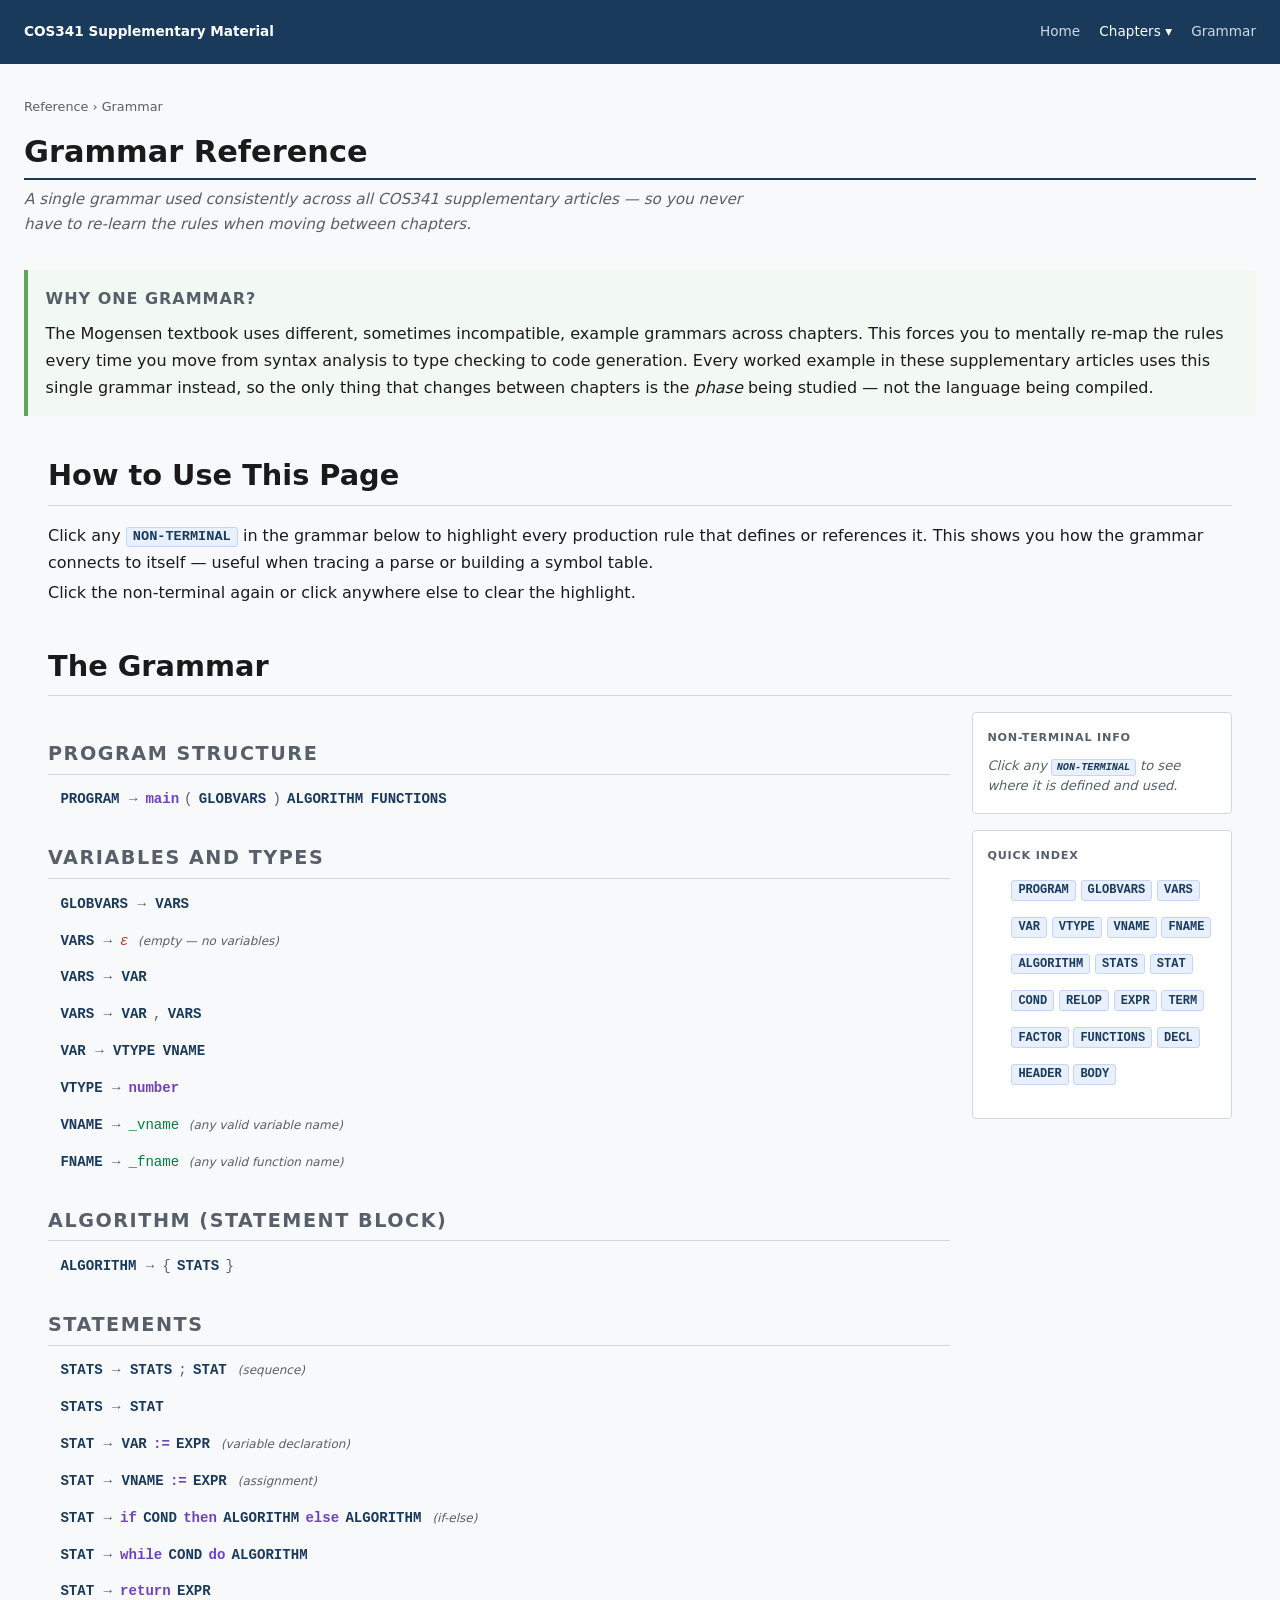
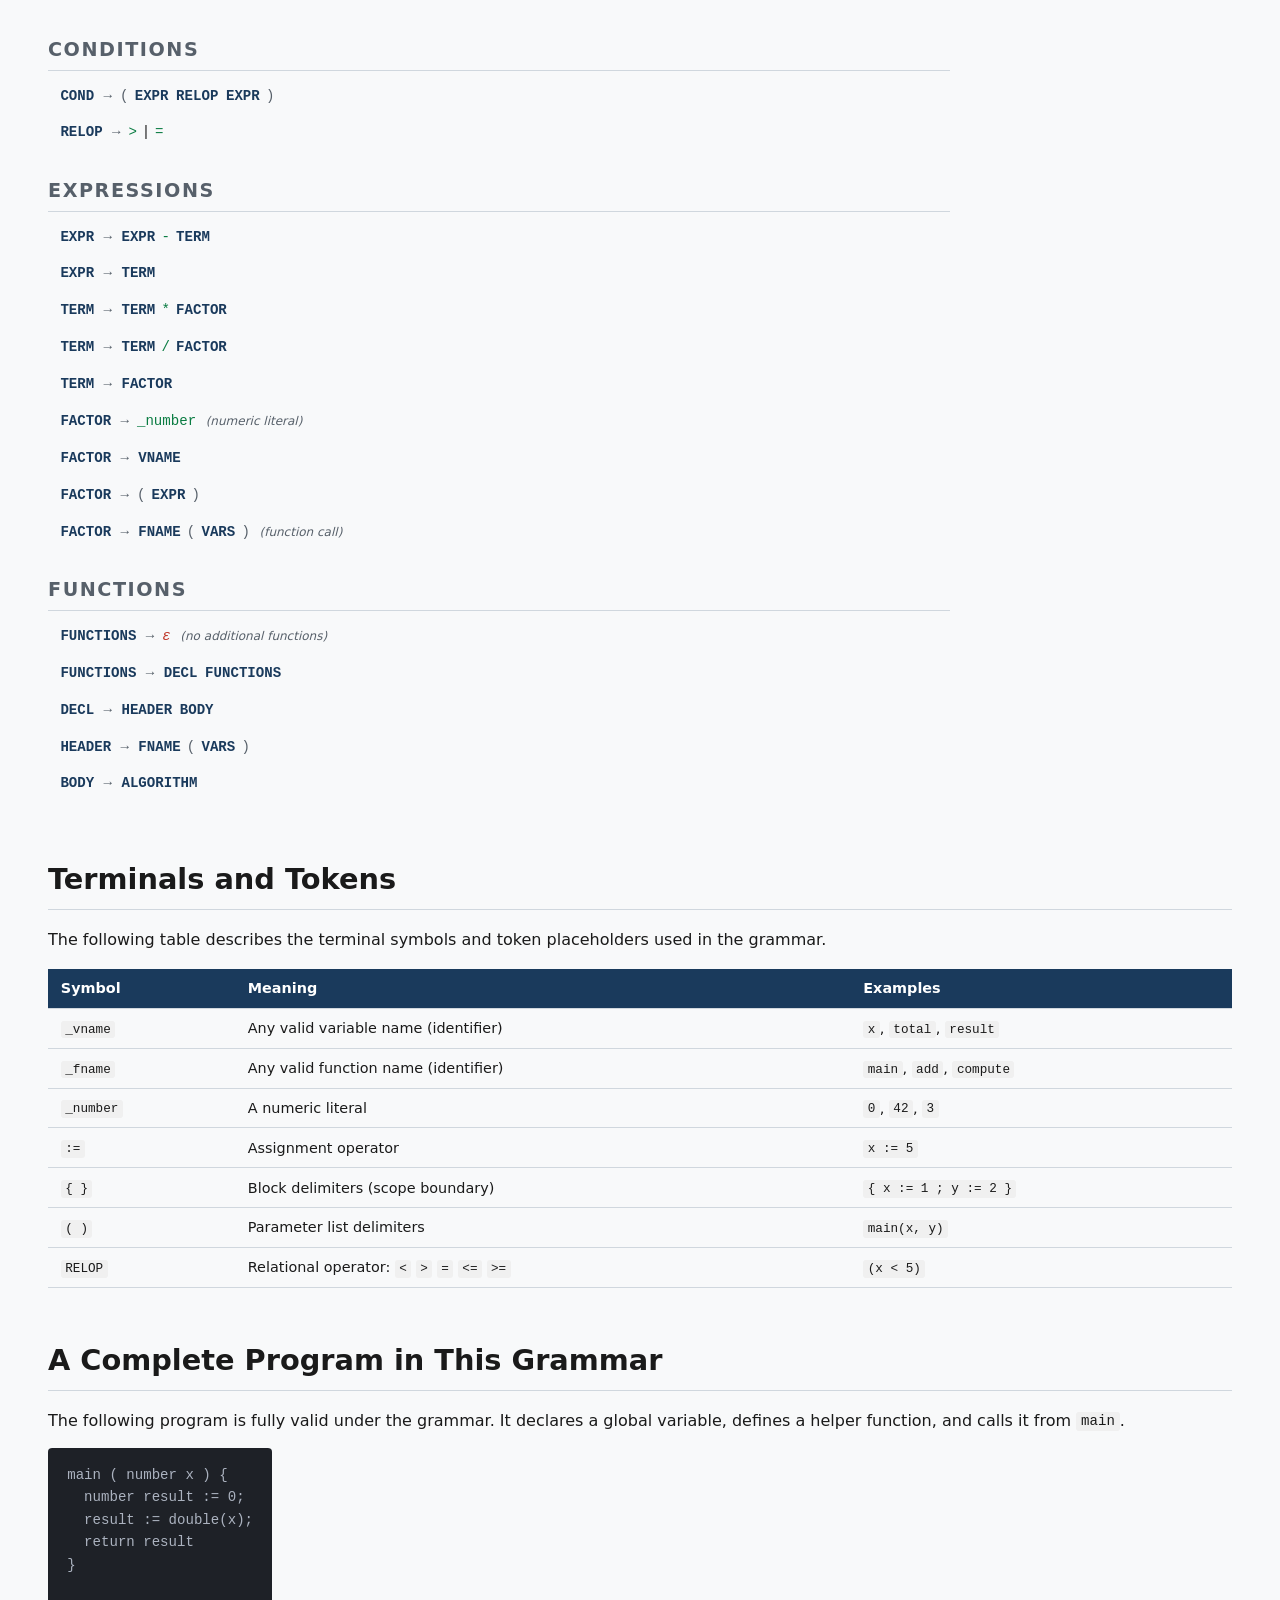
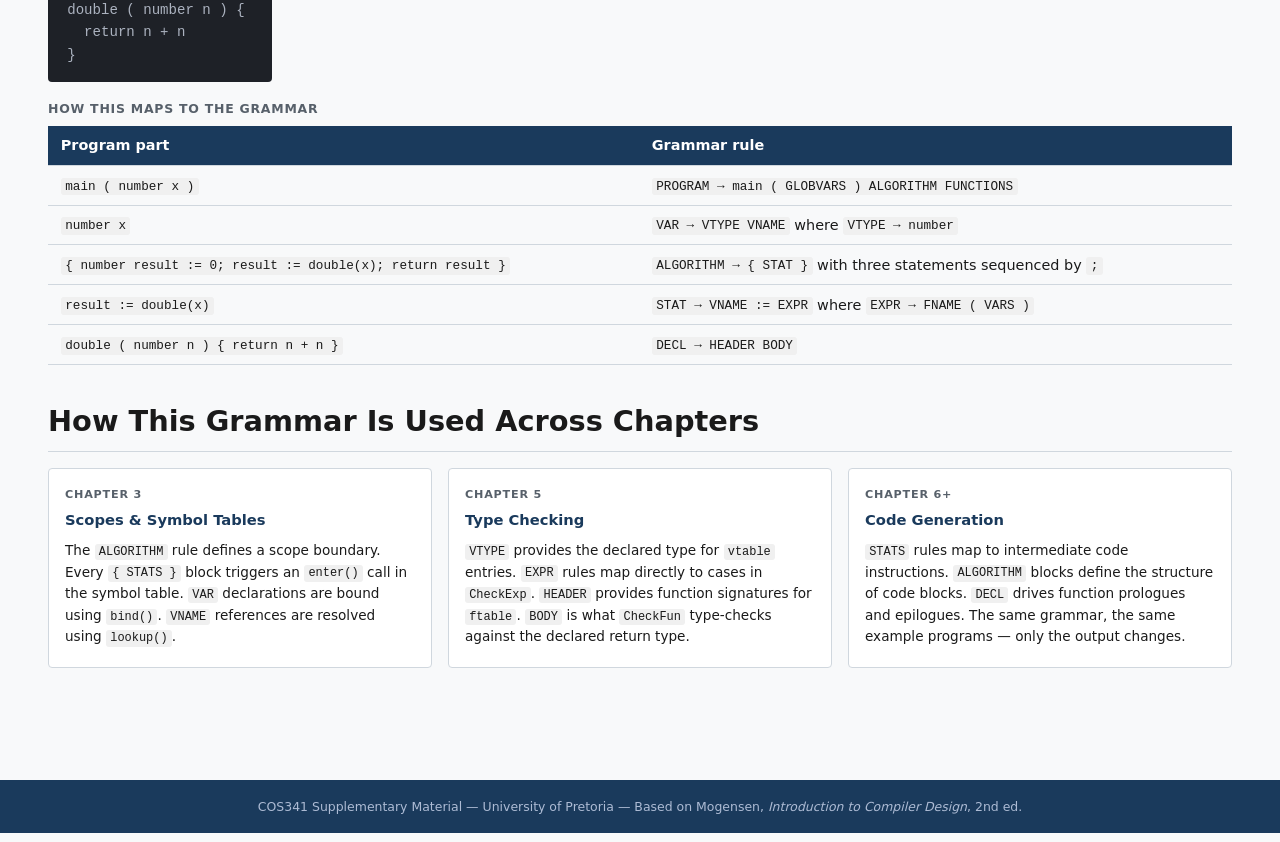
<file: pages/grammar.html>
<!DOCTYPE html>
<html lang="en">
<head>
  <meta charset="UTF-8" />
  <meta name="viewport" content="width=device-width, initial-scale=1.0" />
  <title> Grammar Reference | COS341 Supplement</title>
  <link rel="stylesheet" href="../css/style.css" />
  <link rel="stylesheet" href="../css/components.css" />
  <link rel="stylesheet" href="../css/layouts.css" />
  <link rel="stylesheet" href="../css/tables.css" />
  <link rel="stylesheet" href="../css/diagrams.css" />
  <link rel="stylesheet" href="../css/interactive.css" />
  <link rel="stylesheet" href="../css/grammar.css" />
  <script src="../js/header.js" defer></script>
</head>
<body>

  <site-header></site-header>

  <main class="article">

    <p class="breadcrumb">Reference &rsaquo; Grammar</p>
    <h1 class="article__title">Grammar Reference</h1>
    <p class="article__subtitle">A single grammar used consistently across all COS341 supplementary articles &mdash; so you never have to re-learn the rules when moving between chapters.</p>

    <!-- ── WHY THIS EXISTS ──────────────────────────────────────── -->
    <div class="callout callout--info">
      <p class="callout__label">Why one grammar?</p>
      <p>The Mogensen textbook uses different, sometimes incompatible, example grammars across chapters. This forces you to mentally re-map the rules every time you move from syntax analysis to type checking to code generation. Every worked example in these supplementary articles uses this single grammar instead, so the only thing that changes between chapters is the <em>phase</em> being studied &mdash; not the language being compiled.</p>
    </div>

    <!-- ── HOW TO USE ────────────────────────────────────────────── -->
    <section class="section" id="howto">
      <h2>How to Use This Page</h2>
      <p>Click any <span class="nt-demo">NON-TERMINAL</span> in the grammar below to highlight every production rule that defines or references it. This shows you how the grammar connects to itself &mdash; useful when tracing a parse or building a symbol table.</p>
      <p>Click the non-terminal again or click anywhere else to clear the highlight.</p>
    </section>

    <!-- ── GRAMMAR DISPLAY ───────────────────────────────────────── -->
    <section class="section" id="grammar">
      <h2>The Grammar</h2>

      <div class="grammar-layout">

        <!-- LEFT: production rules -->
        <div class="grammar-rules" id="grammarRules">

          <div class="grammar-group" id="group-program">
            <h3 class="grammar-group__title">Program Structure</h3>
            <div class="prod-rule" data-defines="PROGRAM" data-refs="GLOBVARS ALGORITHM FUNCTIONS">
              <span class="nt clickable" data-nt="PROGRAM">PROGRAM</span>
              <span class="arrow">&rarr;</span>
              <span class="kw">main</span> <span class="punc">(</span>
              <span class="nt clickable" data-nt="GLOBVARS">GLOBVARS</span>
              <span class="punc">)</span>
              <span class="nt clickable" data-nt="ALGORITHM">ALGORITHM</span>
              <span class="nt clickable" data-nt="FUNCTIONS">FUNCTIONS</span>
            </div>
          </div>

          <div class="grammar-group" id="group-vars">
            <h3 class="grammar-group__title">Variables and Types</h3>
            <div class="prod-rule" data-defines="GLOBVARS" data-refs="VARS">
              <span class="nt clickable" data-nt="GLOBVARS">GLOBVARS</span>
              <span class="arrow">&rarr;</span>
              <span class="nt clickable" data-nt="VARS">VARS</span>
            </div>
            <div class="prod-rule" data-defines="VARS" data-refs="">
              <span class="nt clickable" data-nt="VARS">VARS</span>
              <span class="arrow">&rarr;</span>
              <span class="epsilon">&epsilon;</span>
              <span class="prod-note">(empty &mdash; no variables)</span>
            </div>
            <div class="prod-rule" data-defines="VARS" data-refs="VAR">
              <span class="nt clickable" data-nt="VARS">VARS</span>
              <span class="arrow">&rarr;</span>
              <span class="nt clickable" data-nt="VAR">VAR</span>
            </div>

            <div class="prod-rule" data-defines="VARS" data-refs="VAR VARS">
              <span class="nt clickable" data-nt="VARS">VARS</span>
              <span class="arrow">&rarr;</span>
              <span class="nt clickable" data-nt="VAR">VAR</span>
              <span class="punc">,</span>
              <span class="nt clickable" data-nt="VARS">VARS</span>
            </div>
            <div class="prod-rule" data-defines="VAR" data-refs="VTYPE VNAME">
              <span class="nt clickable" data-nt="VAR">VAR</span>
              <span class="arrow">&rarr;</span>
              <span class="nt clickable" data-nt="VTYPE">VTYPE</span>
              <span class="nt clickable" data-nt="VNAME">VNAME</span>
            </div>
            <!-- <div class="prod-rule" data-defines="VTYPE" data-refs="">
              <span class="nt clickable" data-nt="VTYPE">VTYPE</span>
              <span class="arrow">&rarr;</span>
              <span class="kw">text</span>
            </div> -->
            <div class="prod-rule" data-defines="VTYPE" data-refs="">
              <span class="nt clickable" data-nt="VTYPE">VTYPE</span>
              <span class="arrow">&rarr;</span>
              <span class="kw">number</span>
            </div>
            <div class="prod-rule" data-defines="VNAME" data-refs="">
              <span class="nt clickable" data-nt="VNAME">VNAME</span>
              <span class="arrow">&rarr;</span>
              <span class="terminal">_vname</span>
              <span class="prod-note">(any valid variable name)</span>
            </div>
            <div class="prod-rule" data-defines="FNAME" data-refs="">
              <span class="nt clickable" data-nt="FNAME">FNAME</span>
              <span class="arrow">&rarr;</span>
              <span class="terminal">_fname</span>
              <span class="prod-note">(any valid function name)</span>
            </div>
          </div>

          <div class="grammar-group" id="group-algo">
            <h3 class="grammar-group__title">Algorithm (Statement Block)</h3>
            <div class="prod-rule" data-defines="ALGORITHM" data-refs="STATS">
              <span class="nt clickable" data-nt="ALGORITHM">ALGORITHM</span>
              <span class="arrow">&rarr;</span>
              <span class="punc">{</span>
              <span class="nt clickable" data-nt="STATS">STATS</span>
              <span class="punc">}</span>
            </div>
          </div>

          <div class="grammar-group" id="group-stat">
            <h3 class="grammar-group__title">Statements</h3>
            <div class="prod-rule" data-defines="STATS" data-refs="STATS STAT">
              <span class="nt clickable" data-nt="STATS">STATS</span>
              <span class="arrow">&rarr;</span>
              <span class="nt clickable" data-nt="STATS">STATS</span>
              <span class="punc">;</span>
              <span class="nt clickable" data-nt="STAT">STAT</span>
              <span class="prod-note">(sequence)</span>
            </div>
            <div class="prod-rule" data-defines="STATS" data-refs="STAT">
              <span class="nt clickable" data-nt="STATS">STATS</span>
              <span class="arrow">&rarr;</span>
              <span class="nt clickable" data-nt="STAT">STAT</span>
              <!-- <span class="prod-note">(sequence)</span> -->
            </div>
            <div class="prod-rule" data-defines="STAT" data-refs="VAR EXPR">
              <span class="nt clickable" data-nt="STAT">STAT</span>
              <span class="arrow">&rarr;</span>
              <span class="nt clickable" data-nt="VAR">VAR</span>
              <span class="kw">:=</span>
              <span class="nt clickable" data-nt="EXPR">EXPR</span>
              <span class="prod-note">(variable declaration)</span>
            </div>
            <div class="prod-rule" data-defines="STAT" data-refs="VNAME EXPR">
              <span class="nt clickable" data-nt="STAT">STAT</span>
              <span class="arrow">&rarr;</span>
              <span class="nt clickable" data-nt="VNAME">VNAME</span>
              <span class="kw">:=</span>
              <span class="nt clickable" data-nt="EXPR">EXPR</span>
              <span class="prod-note">(assignment)</span>
            </div>
            <div class="prod-rule" data-defines="STAT" data-refs="COND ALGORITHM">
              <span class="nt clickable" data-nt="STAT">STAT</span>
              <span class="arrow">&rarr;</span>
              <span class="kw">if</span>
              <span class="nt clickable" data-nt="COND">COND</span>
              <span class="kw">then</span>
              <span class="nt clickable" data-nt="ALGORITHM">ALGORITHM</span>
              <span class="kw">else</span>
              <span class="nt clickable" data-nt="ALGORITHM">ALGORITHM</span>
              <span class="prod-note">(if-else)</span>
            </div>
            <div class="prod-rule" data-defines="STAT" data-refs="COND ALGORITHM">
              <span class="nt clickable" data-nt="STAT">STAT</span>
              <span class="arrow">&rarr;</span>
              <span class="kw">while</span>
              <span class="nt clickable" data-nt="COND">COND</span>
              <span class="kw">do</span>
              <span class="nt clickable" data-nt="ALGORITHM">ALGORITHM</span>
            </div>
            <div class="prod-rule" data-defines="STAT" data-refs="EXPR">
              <span class="nt clickable" data-nt="STAT">STAT</span>
              <span class="arrow">&rarr;</span>
              <span class="kw">return</span>
              <span class="nt clickable" data-nt="EXPR">EXPR</span>
            </div>
          </div>

          <div class="grammar-group" id="group-cond">
            <h3 class="grammar-group__title">Conditions</h3>
            <div class="prod-rule" data-defines="COND" data-refs="EXPR RELOP">
              <span class="nt clickable" data-nt="COND">COND</span>
              <span class="arrow">&rarr;</span>
              <span class="punc">(</span>
              <span class="nt clickable" data-nt="EXPR">EXPR</span>
              <span class="nt clickable" data-nt="RELOP">RELOP</span>
              <span class="nt clickable" data-nt="EXPR">EXPR</span>
              <span class="punc">)</span>
            </div>
            <div class="prod-rule" data-defines="RELOP" data-refs="">
              <span class="nt clickable" data-nt="RELOP">RELOP</span>
              <span class="arrow">&rarr;</span>
              <!-- <span class="terminal">&lt;</span> -->
              <span class="terminal">&gt;</span>
              <span> | </span>
              <span class="terminal">=</span>
              <!-- <span class="terminal">&lt;=</span>
              <span class="terminal">&gt;=</span> -->
            </div>
          </div>

          <div class="grammar-group" id="group-expr">
            <h3 class="grammar-group__title">Expressions</h3>
            
            <div class="prod-rule" data-defines="EXPR" data-refs="EXPR TERM">
              <span class="nt clickable" data-nt="EXPR">EXPR</span>
              <span class="arrow">&rarr;</span>
              <span class="nt clickable" data-nt="EXPR">EXPR</span>
              <span class="terminal">-</span>
              <span class="nt clickable" data-nt="TERM">TERM</span>
            </div>
           
            <div class="prod-rule" data-defines="EXPR" data-refs="TERM">
              <span class="nt clickable" data-nt="EXPR">EXPR</span>
              <span class="arrow">&rarr;</span>
              <span class="nt clickable" data-nt="TERM">TERM</span>
            </div>

            <div class="prod-rule" data-defines="TERM" data-refs="TERM FACTOR">
              <span class="nt clickable" data-nt="TERM">TERM</span>
              <span class="arrow">&rarr;</span>
              <span class="nt clickable" data-nt="TERM">TERM</span>
              <span class="terminal">*</span>
              <span class="nt clickable" data-nt="FACTOR">FACTOR</span>
            </div>

            <div class="prod-rule" data-defines="TERM" data-refs="TERM FACTOR">
              <span class="nt clickable" data-nt="TERM">TERM</span>
              <span class="arrow">&rarr;</span>
              <span class="nt clickable" data-nt="TERM">TERM</span>
              <span class="terminal">/</span>
              <span class="nt clickable" data-nt="FACTOR">FACTOR</span>
            </div>
            <div class="prod-rule" data-defines="TERM" data-refs="FACTOR">
              <span class="nt clickable" data-nt="TERM">TERM</span>
              <span class="arrow">&rarr;</span>
              <span class="nt clickable" data-nt="FACTOR">FACTOR</span>
            </div>
            <div class="prod-rule" data-defines="FACTOR" data-refs="">
              <span class="nt clickable" data-nt="FACTOR">FACTOR</span>
              <span class="arrow">&rarr;</span>
              <span class="terminal">_number</span>
              <span class="prod-note">(numeric literal)</span>
            </div>

            <div class="prod-rule" data-defines="FACTOR" data-refs="VNAME">
              <span class="nt clickable" data-nt="FACTOR">FACTOR</span>
              <span class="arrow">&rarr;</span>
              <span class="nt clickable" data-nt="VNAME">VNAME</span>
            </div>

            <div class="prod-rule" data-defines="FACTOR" data-refs="EXPR">
              <span class="nt clickable" data-nt="FACTOR">FACTOR</span>
              <span class="arrow">&rarr;</span>
              <span class="punc">(</span>
              <span class="nt clickable" data-nt="VARS">EXPR</span>
              <span class="punc">)</span>
            </div>

            <div class="prod-rule" data-defines="FACTOR" data-refs="FNAME ARGS">
              <span class="nt clickable" data-nt="FACTOR">FACTOR</span>
              <span class="arrow">&rarr;</span>
              <span class="nt clickable" data-nt="FNAME">FNAME</span>
              <span class="punc">(</span>
              <span class="nt clickable" data-nt="VARS">VARS</span>
              <span class="punc">)</span>
              <span class="prod-note">(function call)</span>
            </div>

          </div>

          <div class="grammar-group" id="group-funs">
            <h3 class="grammar-group__title">Functions</h3>
            <div class="prod-rule" data-defines="FUNCTIONS" data-refs="">
              <span class="nt clickable" data-nt="FUNCTIONS">FUNCTIONS</span>
              <span class="arrow">&rarr;</span>
              <span class="epsilon">&epsilon;</span>
              <span class="prod-note">(no additional functions)</span>
            </div>
            <div class="prod-rule" data-defines="FUNCTIONS" data-refs="DECL FUNCTIONS">
              <span class="nt clickable" data-nt="FUNCTIONS">FUNCTIONS</span>
              <span class="arrow">&rarr;</span>
              <span class="nt clickable" data-nt="DECL">DECL</span>
              <span class="nt clickable" data-nt="FUNCTIONS">FUNCTIONS</span>
            </div>
            <div class="prod-rule" data-defines="DECL" data-refs="HEADER BODY">
              <span class="nt clickable" data-nt="DECL">DECL</span>
              <span class="arrow">&rarr;</span>
              <span class="nt clickable" data-nt="HEADER">HEADER</span>
              <span class="nt clickable" data-nt="BODY">BODY</span>
            </div>
            <div class="prod-rule" data-defines="HEADER" data-refs="FNAME VARS">
              <span class="nt clickable" data-nt="HEADER">HEADER</span>
              <span class="arrow">&rarr;</span>
              <span class="nt clickable" data-nt="FNAME">FNAME</span>
              <span class="punc">(</span>
              <span class="nt clickable" data-nt="VARS">VARS</span>
              <span class="punc">)</span>
            </div>
            <div class="prod-rule" data-defines="BODY" data-refs="ALGORITHM">
              <span class="nt clickable" data-nt="BODY">BODY</span>
              <span class="arrow">&rarr;</span>
              <span class="nt clickable" data-nt="ALGORITHM">ALGORITHM</span>
            </div>
          </div>

        </div>

        <!-- RIGHT: info panel + index -->
        <aside class="grammar-aside">

          <!-- active NT info -->
          <div class="aside-card" id="ntInfo">
            <p class="aside-card__label">Non-terminal Info</p>
            <div class="nt-placeholder">
              <p>Click any <span class="nt-demo">NON-TERMINAL</span> to see where it is defined and used.</p>
            </div>
            <div class="nt-detail" style="display:none">
              <p class="nt-detail__name" id="ntName"></p>
              <p class="nt-detail__role" id="ntRole"></p>
              <div id="ntUsedIn"></div>
            </div>
          </div>

          <!-- quick index -->
          <div class="aside-card" id="ntIndex">
            <p class="aside-card__label">Quick Index</p>
            <ul class="nt-index-list" id="ntIndexList">
              <li><button class="nt-idx-btn" data-nt="PROGRAM">PROGRAM</button></li>
              <li><button class="nt-idx-btn" data-nt="GLOBVARS">GLOBVARS</button></li>
              <li><button class="nt-idx-btn" data-nt="VARS">VARS</button></li>
              <li><button class="nt-idx-btn" data-nt="VAR">VAR</button></li>
              <li><button class="nt-idx-btn" data-nt="VTYPE">VTYPE</button></li>
              <li><button class="nt-idx-btn" data-nt="VNAME">VNAME</button></li>
              <li><button class="nt-idx-btn" data-nt="FNAME">FNAME</button></li>
              <li><button class="nt-idx-btn" data-nt="ALGORITHM">ALGORITHM</button></li>
              <li><button class="nt-idx-btn" data-nt="STATS">STATS</button></li>
              <li><button class="nt-idx-btn" data-nt="STAT">STAT</button></li>
              <li><button class="nt-idx-btn" data-nt="COND">COND</button></li>
              <li><button class="nt-idx-btn" data-nt="RELOP">RELOP</button></li>
              <li><button class="nt-idx-btn" data-nt="EXPR">EXPR</button></li>
              <li><button class="nt-idx-btn" data-nt="TERM">TERM</button></li>
              <li><button class="nt-idx-btn" data-nt="FACTOR">FACTOR</button></li>
              <li><button class="nt-idx-btn" data-nt="FUNCTIONS">FUNCTIONS</button></li>
              <li><button class="nt-idx-btn" data-nt="DECL">DECL</button></li>
              <li><button class="nt-idx-btn" data-nt="HEADER">HEADER</button></li>
              <li><button class="nt-idx-btn" data-nt="BODY">BODY</button></li>
            </ul>
          </div>

        </aside>
      </div>
    </section>

    <!-- ── TERMINALS ─────────────────────────────────────────────── -->
    <section class="section" id="terminals">
      <h2>Terminals and Tokens</h2>
      <p>The following table describes the terminal symbols and token placeholders used in the grammar.</p>
      <div class="op-table-wrapper">
        <table class="op-table">
          <thead>
            <tr><th>Symbol</th><th>Meaning</th><th>Examples</th></tr>
          </thead>
          <tbody>
            <tr><td><code>_vname</code></td><td>Any valid variable name (identifier)</td><td><code>x</code>, <code>total</code>, <code>result</code></td></tr>
            <tr><td><code>_fname</code></td><td>Any valid function name (identifier)</td><td><code>main</code>, <code>add</code>, <code>compute</code></td></tr>
            <tr><td><code>_number</code></td><td>A numeric literal</td><td><code>0</code>, <code>42</code>, <code>3</code></td></tr>
            <!-- <tr><td><code>_text</code></td><td>A text string literal</td><td><code>"hello"</code>, <code>"world"</code></td></tr> -->
            <tr><td><code>:=</code></td><td>Assignment operator</td><td><code>x := 5</code></td></tr>
            <tr><td><code>{ }</code></td><td>Block delimiters (scope boundary)</td><td><code>{ x := 1 ; y := 2 }</code></td></tr>
            <tr><td><code>( )</code></td><td>Parameter list delimiters</td><td><code>main(x, y)</code></td></tr>
            <tr><td><code>RELOP</code></td><td>Relational operator: <code>&lt;</code> <code>&gt;</code> <code>=</code> <code>&lt;=</code> <code>&gt;=</code></td><td><code>(x &lt; 5)</code></td></tr>
          </tbody>
        </table>
      </div>
    </section>

    <!-- ── WORKED EXAMPLE ────────────────────────────────────────── -->
    <section class="section" id="example">
      <h2>A Complete Program in This Grammar</h2>
      <p>The following program is fully valid under the grammar. It declares a global variable, defines a helper function, and calls it from <code>main</code>.</p>
      <pre class="code-block"><code>main ( number x ) {
  number result := 0;
  result := double(x);
  return result
}
<!-- <span class="code-comment">/* FUNCTIONS */</span> -->
double ( number n ) {
  return n + n
}</code></pre>
      <div class="parse-breakdown">
        <p class="demo-label">How this maps to the grammar</p>
        <table class="op-table">
          <thead><tr><th>Program part</th><th>Grammar rule</th></tr></thead>
          <tbody>
            <tr><td><code>main ( number x )</code></td><td><code>PROGRAM &rarr; main ( GLOBVARS ) ALGORITHM FUNCTIONS</code></td></tr>
            <tr><td><code>number x</code></td><td><code>VAR &rarr; VTYPE VNAME</code> where <code>VTYPE &rarr; number</code></td></tr>
            <tr><td><code>{ number result := 0; result := double(x); return result }</code></td><td><code>ALGORITHM &rarr; { STAT }</code> with three statements sequenced by <code>;</code></td></tr>
            <tr><td><code>result := double(x)</code></td><td><code>STAT &rarr; VNAME := EXPR</code> where <code>EXPR &rarr; FNAME ( VARS )</code></td></tr>
            <tr><td><code>double ( number n ) { return n + n }</code></td><td><code>DECL &rarr; HEADER BODY</code></td></tr>
          </tbody>
        </table>
      </div>
    </section>

    <!-- ── CHAPTER USAGE ─────────────────────────────────────────── -->
    <section class="section" id="usage">
      <h2>How This Grammar Is Used Across Chapters</h2>
      <div class="usage-grid">
        <div class="usage-card">
          <p class="usage-card__chapter">Chapter 3</p>
          <p class="usage-card__title">Scopes &amp; Symbol Tables</p>
          <p>The <code>ALGORITHM</code> rule defines a scope boundary. Every <code>{ STATS }</code> block triggers an <code>enter()</code> call in the symbol table. <code>VAR</code> declarations are bound using <code>bind()</code>. <code>VNAME</code> references are resolved using <code>lookup()</code>.</p>
        </div>
        <div class="usage-card">
          <p class="usage-card__chapter">Chapter 5</p>
          <p class="usage-card__title">Type Checking</p>
          <p><code>VTYPE</code> provides the declared type for <code>vtable</code> entries. <code>EXPR</code> rules map directly to cases in <code>CheckExp</code>. <code>HEADER</code> provides function signatures for <code>ftable</code>. <code>BODY</code> is what <code>CheckFun</code> type-checks against the declared return type.</p>
        </div>
        <div class="usage-card">
          <p class="usage-card__chapter">Chapter 6+</p>
          <p class="usage-card__title">Code Generation</p>
          <p><code>STATS</code> rules map to intermediate code instructions. <code>ALGORITHM</code> blocks define the structure of code blocks. <code>DECL</code> drives function prologues and epilogues. The same grammar, the same example programs — only the output changes.</p>
        </div>
      </div>
    </section>

  </main>

  <footer class="site-footer">
    <p>COS341 Supplementary Material &mdash; University of Pretoria &mdash; Based on Mogensen, <em>Introduction to Compiler Design</em>, 2nd ed.</p>
  </footer>

  <script src="../js/grammar.js"></script>
</body>
</html>
</file>
<file: css/style.css>
/* ── RESET & BASE ─────────────────────────────────────────────── */
*, *::before, *::after { box-sizing: border-box; margin: 0; padding: 0; }

:root {
  --col-bg:        #f8f9fa;
  --col-surface:   #ffffff;
  --col-border:    #d0d7de;
  --col-text:      #1a1a1a;
  --col-muted:     #57606a;
  --col-link:      #0550ae;
  --col-navy-hover: #2E5A88;
  --col-code-bg:   #f0f0f0;
  --col-accent:    #1a3a5c; 
  --col-highlight: #fff3b0;

  /* bloom level colours */
  --bloom-remember:  #4a90d9;
  --bloom-understand:#5ba85b;
  --bloom-apply:     #e08d2a;
  --bloom-analyse:   #9b59b6;
  --bloom-evaluate:  #c0392b;
  --bloom-create:    #16a085;

  --font-body:  'Georgia', serif;
  --font-mono:  'Courier New', Courier, monospace;
  --font-ui:    system-ui, -apple-system, sans-serif;

  --max-width: 1500px;
  --text-width: 75ch;
  --radius: 4px;
}

body {
  background: var(--col-bg);
  color: var(--col-text);
  font-family: var(--font-ui);
  font-size: 1rem;
  line-height: 1.7;
}

/* ── SITE HEADER ──────────────────────────────────────────────── */
.site-header {
  background: var(--col-accent);
  color: #fff;
  padding: 0.6rem 1.5rem;
  font-family: var(--font-ui);
  font-size: 0.85rem;
  position: relative;        
  height: 64px;              
  z-index: 1000;
  overflow: visible;
}

.site-header__inner {
  max-width: var(--max-width);
  margin: 0 auto;
  gap: 1rem;
  height: 100%;
  display: flex;
  align-items: center;
  justify-content: space-between;
}

.site-header__course { font-weight: 600; }

.site-header__nav { 
  display: flex; 
  gap: 1.2rem; 
  align-items: center;
}
.site-header__nav a {
  color: #cdd9e5;
  text-decoration: none;
}
.site-header__nav a:hover { color: #fff; text-decoration: underline; }

/* ── ARTICLE LAYOUT ───────────────────────────────────────────── */
.article {
  max-width: var(--max-width);
  margin: 0 auto;
  padding: 2rem 1.5rem 4rem;
}

.breadcrumb {
  font-family: var(--font-ui);
  font-size: 0.8rem;
  color: var(--col-muted);
  margin-bottom: 1rem;
}

.article__title {
  font-size: 1.9rem;
  font-weight: 700;
  line-height: 1.2;
  border-bottom: 2px solid var(--col-accent);
  padding-bottom: 0.5rem;
  margin-bottom: 0.4rem;
}

.article__subtitle {
  color: var(--col-muted);
  font-style: italic;
  margin-bottom: 2rem;
  font-size: 0.95rem;
}

.article > p,
.article > ul,
.article > ol {
  max-width: var(--text-width);
}

/* ── SECTIONS ─────────────────────────────────────────────────── */
.section {
  /* margin-top: 0.5rem; */
  max-width:var(--max-width);
  /* margin:1rem auto; */
  padding:1rem 1.5rem;
}

.section h2 {
  /* color:var(--col-accent); */
  font-size: 1.8rem;
  font-weight: 700;
  border-bottom: 1px solid var(--col-border);
  padding-bottom: 0.3rem;
  margin-bottom: 1rem;
}

.section h3 {
  /* color:var(--col-accent); */
  font-size: 1.2rem;
  font-weight: 700;
  border-bottom: 0.5px solid var(--col-border);
  margin-top: 1.6rem;
  margin-bottom: 0.5rem;

}

.section h4 {
  /* color:var(--col-accent); */
  font-size: 0.95rem;
  font-weight: 700;
  margin-bottom: 0.4rem;
}

.section p { margin-bottom: 0.2rem; }

.section ul, .section ol {
  padding-left: 1.5rem;
  margin-bottom: 0.8rem;
}

.section li { margin-bottom: 0.3rem; }

/* ── CALLOUTS ─────────────────────────────────────────────────── */
.callout {
  border-left: 4px solid var(--col-border);
  background: var(--col-surface);
  padding: 0.9rem 1.1rem;
  margin: 1.2rem 0;
  border-radius: 0 var(--radius) var(--radius) 0;
}

.callout--question { border-left-color: var(--col-accent); background: #f0f4f9; }
.callout--info     { border-left-color: #5ba85b;           background: #f2f9f2; }
.callout--next     { border-left-color: var(--bloom-apply); background: #fff8f0; }

.btn-next {
  padding: 0.5rem 0.6rem;
  border: none;
  border-radius: 0.2rem;
  background: var(--bloom-apply);   
  color: #fff8f0;                   
  cursor: pointer;
}

.btn-next a {
    display: block;
    padding: 0.5rem 0.6rem;
}

.btn-next { padding: 0; }
.btn-next a,
.btn-next a:visited,
.btn-next a:active,
.btn-next a:focus {
  color: #fff8f0;                   /* the lighter orange/cream */
  text-decoration: none;            /* no underline in any state */
}

.btn-next:hover,
.btn-next:has(a:hover) {
  background: #c97a1f;              /* darker orange */
}

.callout__label {
  font-family: var(--font-ui);
  font-size: 1rem;
  font-weight: 700;
  text-transform: uppercase;
  letter-spacing: 0.06em;
  color: var(--col-muted);
  margin-bottom: 0.5rem !important;
}

/* ── CODE BLOCKS ──────────────────────────────────────────────── */
code {
  font-family: var(--font-mono);
  font-size: 0.88em;
  background: var(--col-code-bg);
  padding: 0.1em 0.35em;
  border-radius: 3px;
}

.code-block {
  background: #1e2127;
  color: #abb2bf;
  padding: 1rem 1.2rem;
  border-radius: var(--radius);
  overflow-x: auto;
  margin: 0.8rem 0;
  font-size: 0.88rem;
  line-height: 1.6;
  width: fit-content; 
  max-width: 100%; 
  min-width: min(28rem, 100%);
}

.code-block code {
  background: none;
  padding: 0;
  color: inherit;
  font-size: inherit;
}

.code-block--pseudo {
  background: var(--col-code-bg);
  color: var(--col-text);
  font-family: var(--font-body);
  font-size: 0.95rem;
  line-height: 1.7;
}

.code-block-pseudo code {
  font-family: inherit;    
}

.code-comment { color: #7f848e; font-style: italic; }

/* ── LEARNING OBJECTIVES LIST ─────────────────────────────────── */
.objectives-list {
  list-style: none;
  padding-left: 0;
}

.objectives-list li {
  /* display: flex;
  align-items: baseline;
  gap: 0.6rem; */
  margin-bottom: 0.5rem;
}

/* ── BLOOM BADGES ─────────────────────────────────────────────── */
.bloom {
  display: inline-block;
  margin-right:0.5rem;
  font-family: var(--font-ui);
  font-size: 0.68rem;
  font-weight: 700;
  text-transform: uppercase;
  letter-spacing: 0.05em;
  padding: 0.15em 0.5em;
  border-radius: 2px;
  color: #fff;
  white-space: nowrap;
  vertical-align: baseline;
}

.bloom--remember  { background: var(--bloom-remember); }
.bloom--understand{ background: var(--bloom-understand); }
.bloom--apply     { background: var(--bloom-apply); }
.bloom--analyse   { background: var(--bloom-analyse); }
.bloom--evaluate  { background: var(--bloom-evaluate); }
.bloom--create    { background: var(--bloom-create); }

/* ── INTERACTIVE DEMO ─────────────────────────────────────────── */
.demo-label {
  font-family: var(--font-ui);
  font-size: 0.78rem;
  font-weight: 700;
  text-transform: uppercase;
  letter-spacing: 0.06em;
  color: var(--col-muted);
  margin-bottom: 0.4rem !important;
}

.scope-badge {
  display: inline-block;
  font-size: 0.68rem;
  background: #e8eaf6;
  color: #3949ab;
  padding: 0.1em 0.4em;
  border-radius: 2px;
  margin-left: 0.3rem;
  font-weight: 600;
}

.demo-hint {
  font-family: var(--font-ui);
  font-size: 0.78rem;
  color: var(--col-muted);
  font-style: italic;
  margin-top: 0.5rem !important;
  text-align: center;
}

/* ── TRACE LIST ───────────────────────────────────────────────── */
.trace-list {
  padding-left: 1.5rem;
  margin: 0.8rem 0;
}

.trace-list li {
  margin-bottom: 0.4rem;
  font-size: 0.93rem;
}

/* ── EXERCISES ────────────────────────────────────────────────── */
.exercise {
  border: 1px solid var(--col-border);
  border-radius: var(--radius);
  padding: 1rem 1.1rem;
  margin-bottom: 1rem;
  background: var(--col-surface);
}

.exercise__level {
  margin-bottom: 0.4rem !important;
  display: flex;
  align-items: center;
  gap: 0.5rem;
  font-family: var(--font-ui);
  font-size: 0.88rem;
  font-weight: 600;
}

.exercise p { font-size: 0.95rem; }

.exercise__hint {
  margin-top: 0.8rem;
  font-size: 0.9rem;
}

.exercise__hint summary {
  cursor: pointer;
  font-family: var(--font-ui);
  font-size: 0.82rem;
  color: var(--col-link);
  user-select: none;
}

.exercise__hint summary:hover { text-decoration: underline; }

.exercise__hint p {
  margin-top: 0.6rem;
  background: #f6f8fa;
  border-left: 3px solid var(--col-border);
  padding: 0.6rem 0.8rem;
  border-radius: 0 var(--radius) var(--radius) 0;
}

/* ── FOOTER ───────────────────────────────────────────────────── */
.site-footer {
  background: var(--col-accent);
  color: #adbbd4;
  text-align: center;
  padding: 1rem;
  font-family: var(--font-ui);
  font-size: 0.78rem;
  margin-top: 3rem;
}

/* ── EMBEDDED DIAGRAMS (draw.io / diagrams.net) ───────────────── */
.diagram-embed {
  margin: 1.2rem 0;
  border: 1px solid var(--col-border);
  border-radius: var(--radius);
  overflow: hidden;
  background: var(--col-surface);
}

.diagram-embed iframe {
  display: block;
  width: 100%;
  height: 480px;
  border: 0;
}

.diagram-embed__caption {
  font-family: var(--font-ui);
  font-size: 0.8rem;
  line-height: 1.5;
  color: var(--col-muted);
  padding: 0.6rem 0.9rem;
  border-top: 1px solid var(--col-border);
  background: #f6f8fa;
  margin: 0;
}

.diagram-embed__caption code {
  font-family: var(--font-mono);
  font-size: 0.85em;
}


.hyperlink,
.hyperlink:link,
.hyperlink:visited,
.hyperlink:active,
.hyperlink:focus {
  color: var(--col-link);
  font-style: italic;
  text-decoration: none;
}

.hyperlink {
  transition: color 0.15s ease;
}

.hyperlink:hover {
  color: #003a85;
  font-style: italic;
  text-decoration: underline;
}
.hyperlink:focus-visible {
  outline: 2px solid var(--col-link);
  outline-offset: 2px;
}

/* ── RESPONSIVE PAGE SIZING ───────────────────────────────────── */
site-header,
main,
.article,
.section {
  min-width: 0;
}

.article {
  padding: clamp(1rem, 3vw, 2rem) clamp(0.75rem, 3vw, 1.5rem) 3rem;
}

.article__title {
  font-size: clamp(1.55rem, 4vw, 1.9rem);
  overflow-wrap: anywhere;
}

.section {
  padding: clamp(0.75rem, 2.5vw, 1rem) clamp(0.75rem, 3vw, 1.5rem);
}

.section h2 {
  font-size: clamp(1.4rem, 3.8vw, 1.8rem);
  overflow-wrap: anywhere;
}

.section h3 {
  font-size: clamp(1.08rem, 2.8vw, 1.2rem);
  overflow-wrap: anywhere;
}

.section > *,
.article > *,
.callout,
.exercise {
  min-width: 0;
}


.site-footer {
  overflow-wrap: anywhere;
}

@media (max-width: 600px) {
  .article {
    overflow-x: clip;
  }

  .article__subtitle {
    margin-bottom: 1.25rem;
  }

  .callout,
  .exercise {
    padding: 0.75rem;
  }

  .site-footer {
    font-size: 0.75rem;
  }
}
</file>
<file: css/components.css>
/* ── SHARED COMPONENTS ───────────────────────────────────────────── */

.info-card,
.recap-card,
.impl-card,
.exercise,
.checkexp-explain,
.usage-card,
.aside-card,
.algo-box,
.edge-list,
.graph-placeholder {
  background: var(--col-surface);
  border: 1px solid var(--col-border);
  border-radius: var(--radius);
}

.info-card,
.recap-card,
.impl-card,
.usage-card,
.aside-card {
  padding: 0.9rem 1rem;
}

.info-card__label,
.recap-card__label,
.impl-card__structure strong,
.usage-card__chapter,
.usage-card__title,
.aside-card__label,
.edge-group-label {
  font-family: var(--font-ui);
}

.info-card__label,
.recap-card__label,
.usage-card__chapter,
.aside-card__label,
.edge-group-label {
  font-size: 0.7rem;
  font-weight: 700;
  text-transform: uppercase;
  letter-spacing: 0.07em;
  color: var(--col-muted);
}

.info-card__label,
.recap-card__label {
  margin-bottom: 0.4rem !important;
}

.recap-card__label {
  margin-bottom: 0.3rem !important;
}

.impl-card {
  padding: 1rem;
}

.impl-card h4 { color: var(--col-accent); }

.impl-card p { font-size: 0.92rem; margin-bottom: 0.6rem; }

.impl-card__use {
  color: var(--col-muted);
  font-style: italic;
}

.impl-card__structure {
  margin-top: 0.8rem;
  padding-top: 0.6rem;
  border-top: 1px solid var(--col-border);
  font-family: var(--font-ui);
  font-size: 0.82rem;
  color: var(--col-muted);
  display: flex;
  flex-direction: column;
  gap: 0.2rem;
}

.impl-card__structure strong { color: var(--col-text); }

.exercise {
  padding: 1rem 1.1rem;
  margin-bottom: 1rem;
}

.exercise__level {
  margin-bottom: 0.4rem !important;
  display: flex;
  align-items: center;
  gap: 0.5rem;
  font-family: var(--font-ui);
  font-size: 0.88rem;
  font-weight: 600;
}

.exercise p { font-size: 0.95rem; }

.exercise__hint {
  margin-top: 0.8rem;
  font-size: 0.9rem;
}

.exercise__hint summary {
  cursor: pointer;
  font-family: var(--font-ui);
  font-size: 0.82rem;
  color: var(--col-link);
  user-select: none;
}

.exercise__hint summary:hover { text-decoration: underline; }

.exercise__hint p {
  margin-top: 0.6rem;
  background: #f6f8fa;
  border-left: 3px solid var(--col-border);
  padding: 0.6rem 0.8rem;
  border-radius: 0 var(--radius) var(--radius) 0;
}

.checkexp-explain {
  padding: 1rem;
  min-height: 220px;
}

.usage-card {
  padding: 1rem;
}

.usage-card__title {
  font-size: 0.92rem;
  font-weight: 700;
  color: var(--col-accent);
  margin-bottom: 0.5rem !important;
}

.usage-card p:last-child {
  font-size: 0.85rem;
  line-height: 1.55;
}

.aside-card {
  padding: 0.9rem;
  margin-bottom: 1rem;
}

.aside-card__label {
  margin-bottom: 0.6rem !important;
}

.edge-list {
  overflow: hidden;
}

.edge-group { padding: 0.5rem 0.7rem; border-bottom: 1px solid var(--col-border); }
.edge-group:last-child { border-bottom: none; }

.edge-item {
  font-family: var(--font-mono);
  font-size: 0.8rem;
  color: var(--col-accent);
  padding: 0.1rem 0;
}

.graph-placeholder {
  display: flex;
  flex-direction: column;
  align-items: center;
  justify-content: center;
  min-height: 320px;
  gap: 0.4rem;
  padding: 1rem;
}

.graph-placeholder__label {
  font-family: var(--font-ui);
  font-size: 0.9rem;
  font-weight: 700;
  color: var(--col-muted);
  margin: 0 !important;
}

.graph-placeholder__sub {
  font-family: var(--font-ui);
  font-size: 0.78rem;
  color: #b0bec5;
  margin: 0 !important;
}
</file>
<file: css/layouts.css>
.two-col,
.two-col-recap,
.rules-grid,
.notation-grid,
.frame-layout,
.xlat,
.interference-layout,
.annotated,
.annotated-code,
.checkexp-layout {
  display: grid;
  gap: 1rem;
  align-items: start;
}

.two-col,
.two-col-recap,
.rules-grid,
.interference-layout {
  grid-template-columns: 1fr 1fr;
}

/* .two-col, */
/* .two-col-recap,
.interference-layout {
  margin: 1rem 0;
} */

.notation-grid {
  grid-template-columns: 1fr 1fr;
  gap: 0.5rem 1.2rem;
  margin-top: 0.4rem;
}

.frame-layout,
.xlat,
.annotated,
.annotated-code {
  margin: 1rem 0;
}

.frame-layout,
.xlat,
.annotated,
.annotated-code,
.checkexp-layout {
  grid-template-columns: 1fr 1fr;
}

.annotated-code {
  gap: 1.2rem;
}

@media (max-width: 760px) {
  .two-col,
  .two-col-recap,
  .rules-grid,
  .interference-layout,
  .frame-layout,
  .xlat,
  .annotated,
  .annotated-code,
  .checkexp-layout {
    grid-template-columns: 1fr;
  }
}

@media (max-width: 660px) {
  .interactive-demo {
    grid-template-columns: 1fr;
  }
}

@media (max-width: 620px) {
  .rules-grid { grid-template-columns: 1fr; }
}

@media (max-width: 600px) {
  .notation-grid { grid-template-columns: 1fr; }
}

@media (max-width: 560px) {
  .two-col,
  .two-col-recap,
  .interference-layout {
    grid-template-columns: 1fr;
  }
}

@media (max-width: 580px) {
  .stepper-body,
  .stepper-body--stack {
    grid-template-columns: 1fr;
  }
}

/* Shared card and paired-content layouts */
.side-by-side-section {
  display: flex;
  flex-wrap: wrap;
  justify-content: space-between;
  gap: 1.2rem;
  align-items: flex-start;
  margin: 1.2rem 0;
}

.side-by-side-item {
  flex: 0 1 48%;
  min-width: 0;
  background: transparent;
  border: none;
  border-radius: 0;
  padding: 0;
}

.side-by-side-item h3,
.side-by-side-item h4 {
  margin-top: 0;
}

.impl-grid {
  display: grid;
  grid-template-columns: 1fr 1fr;
  gap: 1rem;
  margin: 1rem 0;
}

.interactive-demo {
  display: grid;
  grid-template-columns: 1fr 1fr;
  gap: 1.2rem;
  margin: 1.2rem 0;
  align-items: start;
}

.checkexp-layout {
  gap: 1.2rem;
  margin: 1rem 0;
}

.trace-setup {
  display: grid;
  grid-template-columns: 1.4fr 0.6fr;
  gap: 1.2rem;
  margin-bottom: 1.2rem;
  align-items: start;
}

@media (max-width: 560px) {
  .trace-setup { grid-template-columns: 1fr; }
}

@media (max-width: 600px) {
  .impl-grid { grid-template-columns: 1fr; }
}

/* Shared responsive sizing */
.isolated-grid {
  display: grid;
  grid-template-columns: repeat(2, 1fr);
  gap: 0.5rem;
}
</file>
<file: css/tables.css>
/* ── SHARED TABLES ───────────────────────────────────────────────── */

.grammar-subset {
  overflow-x: auto;
  margin: 0.8rem 0 1.4rem;
  width: fit-content;
  max-width: 100%;
}

.grammar-subset--large { width: 100%; }

.grammar-subset .op-table {
  width: auto;
  max-width: 100%;
  background: #f2f2f2;
  border-collapse: collapse;
  border-spacing: 0;
  font-size: 0.78rem;
  table-layout: auto;
}

.grammar-subset .op-table th,
.grammar-subset .op-table td {
  border: none;
  padding: 0.55rem 0.7rem;
  text-align: left;
  vertical-align: top;
  background: transparent;
}

.grammar-subset .op-table td code {
  font-size: 1.02rem;
  line-height: 1.6;
}

.grammar-subset .op-table thead th {
  background: #e6e6e6;
  color: var(--col-accent);
  font-weight: 700;
  border-bottom: 0;
}

.grammar-subset .op-table tbody tr { border-bottom: none; }

.grammar-subset .op-table tbody tr:nth-child(even) {
  background: rgba(255, 255, 255, 0.15);
}

.grammar-subset .op-table code {
  background: rgba(255, 255, 255, 0.5);
}

.op-table-wrapper,
.parse-table-wrapper {
  overflow-x: auto;
  margin: 1rem 0;
}

.op-table,
.sym-table,
.parse-table,
.grammar-subset .op-table {
  border-collapse: collapse;
  font-family: var(--font-ui);
}

.op-table {
  width: 100%;
  font-size: 0.9rem;
}

.op-table th,
.sym-table th {
  background: var(--col-accent);
  color: #fff;
  text-align: left;
}

.op-table th,
.op-table td,
.sym-table th,
.sym-table td {
  padding: 0.45rem 0.8rem;
  border-bottom: 1px solid var(--col-border);
}

.op-table tbody tr:hover,
.sym-table tbody tr:hover {
  background: #f0f4f8;
}

.sym-table {
  width: 100%;
  font-size: 0.85rem;
}

.sym-row--inner td:first-child { color: var(--col-muted); }

.sym-row.highlighted {
  background: var(--col-highlight);
}

.parse-table {
  font-size: 0.78rem;
  min-width: 100%;
}

.parse-table th {
  background: var(--col-accent);
  color: #fff;
  padding: 0.45rem 0.5rem;
  text-align: center;
  font-weight: 700;
  white-space: nowrap;
  border: 1px solid #2a4a70;
}

.pt-corner {
  text-align: left !important;
  min-width: 90px;
}

.pt-nt {
  font-family: var(--font-mono);
  font-size: 0.8rem;
  font-weight: 700;
  color: var(--col-accent);
  background: #eef2f8;
  padding: 0.4rem 0.6rem;
  border: 1px solid var(--col-border);
  white-space: nowrap;
}

.pt-empty {
  background: #fafafa;
  border: 1px solid #e8e8e8;
  padding: 0.4rem 0.5rem;
}

.pt-cell {
  background: var(--col-surface);
  border: 1px solid var(--col-border);
  padding: 0.4rem 0.5rem;
  text-align: center;
  font-family: var(--font-mono);
  font-size: 0.8rem;
  font-weight: 700;
  color: var(--col-accent);
  cursor: pointer;
  transition: background 0.12s;
}

.pt-cell:hover { background: #e8f0fe; }

.pt-cell.active {
  background: #fff3b0;
  outline: 2px solid #e6ac00;
}

.parse-table--static .pt-cell {
  cursor: default;
  vertical-align: middle;
  min-width: 80px;
  padding: 0.4rem 0.5rem;
  text-align: center;
}

.parse-table--static .pt-cell:hover { background: inherit; }

.pt-cell--r1 { border-left: 3px solid var(--bloom-apply); background: #f6f9ff; }
.pt-cell--r2 { border-left: 3px solid var(--bloom-understand); background: #f0f9f0; }

.pt-set {
  display: block;
  font-family: var(--font-mono);
  font-size: 0.78rem;
  font-weight: 700;
  color: #1a3a5c;
  line-height: 1.3;
  margin-bottom: 0.2rem;
}

.pt-set--follow {
  color: #1a5c2a;
  font-style: italic;
}

.pt-num {
  display: inline-block;
  font-family: var(--font-ui);
  font-size: 0.62rem;
  font-weight: 700;
  background: var(--col-accent);
  color: #fff;
  padding: 0.05em 0.4em;
  border-radius: 2px;
}

.pt-why { display: none; }

.slr-table-plain td,
.slr-table-plain th {
  text-align: center;
}

.slr-table th.slr-table__group {
  background: var(--col-accent);
  color: #fff;
  text-align: center;
}

.slr-table td,
.slr-table th {
  text-align: center;
}

.slr-table tbody tr {
  cursor: pointer;
  transition: background 0.15s;
}

.slr-table tbody tr:hover { background: #f0f4f8; }

.slr-table tbody tr.is-selected { background: #d9ecff; }

.slr-cell--reduce {
  background: #fff8f0;
  color: var(--bloom-apply);
  font-weight: 600;
}

.slr-cell--accept {
  background: #eafaf0;
  color: var(--bloom-understand);
  font-weight: 700;
}

.slr-table tbody tr:focus-visible {
  outline: 2px solid var(--col-accent);
  outline-offset: -2px;
}
</file>
<file: css/diagrams.css>
/* ── SHARED DIAGRAMS ──────────────────────────────────────────────── */

.diagram-embed {
  margin: 1.2rem 0;
  border: 1px solid var(--col-border);
  border-radius: var(--radius);
  overflow: hidden;
  background: var(--col-surface);
}

.diagram-embed iframe {
  display: block;
  width: 100%;
  height: 480px;
  border: 0;
}

.diagram-embed__caption {
  font-family: var(--font-ui);
  font-size: 0.8rem;
  line-height: 1.5;
  color: var(--col-muted);
  padding: 0.6rem 0.9rem;
  border-top: 1px solid var(--col-border);
  background: #f6f8fa;
  margin: 0;
}

.diagram-embed__caption code {
  font-family: var(--font-mono);
  font-size: 0.85em;
}

.attr-diagram {
  background: var(--col-surface);
  border: 1px solid var(--col-border);
  border-radius: var(--radius);
  padding: 1.2rem;
  margin: 1rem 0;
  text-align: center;
  font-family: var(--font-ui);
  font-size: 0.88rem;
  overflow-x: auto;
}

.attr-tree { display: inline-block; min-width: 560px; }

.attr-node {
  display: inline-block;
  padding: 0.4rem 0.8rem;
  border: 2px solid var(--col-border);
  border-radius: var(--radius);
  background: #f6f8fa;
  font-family: var(--font-mono);
  font-size: 0.82rem;
  margin-bottom: 0.6rem;
}

.attr-node--root {
  border-color: var(--col-accent);
  background: #eef2f8;
  font-size: 0.88rem;
  margin-bottom: 1rem;
  display: block;
  width: fit-content;
  margin-left: auto;
  margin-right: auto;
}

.attr-node--result {
  border-color: var(--bloom-understand);
  background: #f0f9f0;
  display: block;
  width: fit-content;
  margin: 0.8rem auto 0;
  font-family: var(--font-ui);
  font-size: 0.85rem;
}

.attr-children {
  display: flex;
  justify-content: center;
  gap: 1.5rem;
  margin-bottom: 0.6rem;
}

.attr-branch {
  display: flex;
  flex-direction: column;
  align-items: center;
  gap: 0.3rem;
}

.attr-arrow--down {
  font-size: 0.75rem;
  color: var(--col-muted);
}

.attr-badge {
  font-size: 0.68rem;
  padding: 0.1em 0.4em;
  border-radius: 2px;
  font-weight: 700;
  margin-left: 0.3rem;
}

.attr-badge--synth {
  background: #d1fae5;
  color: #065f46;
}

.attr-legend {
  margin-top: 0.8rem;
  font-size: 0.78rem;
  color: var(--col-muted);
}

.flowchart {
  display: flex;
  flex-direction: column;
  align-items: center;
  gap: 0.3rem;
  padding: 1rem;
  font-family: var(--font-ui);
  font-size: 0.82rem;
}

.fc-node {
  padding: 0.35rem 1rem;
  border-radius: var(--radius);
  font-family: var(--font-mono);
  font-size: 0.8rem;
  font-weight: 600;
  text-align: center;
  min-width: 140px;
}

.fc-label  { background: #e8f4fd; border: 2px solid #3b89c8; color: #1a3a5c; }
.fc-diamond{ background: #fff8f0; border: 2px solid var(--bloom-apply); color: #5a3000; border-radius: 6px; padding: 0.35rem 0.8rem; }
.fc-rect   { background: #f0f9f0; border: 2px solid var(--bloom-understand); color: #1a4a1a; }
.fc-goto   { background: #f9f0ff; border: 2px dashed #9b59b6; color: #4a1a6a; font-style: italic; }

.fc-arrow { color: var(--col-muted); font-size: 1.1rem; line-height: 1; }

.fc-branches { display: flex; gap: 3rem; }

.fc-branch {
  display: flex;
  flex-direction: column;
  align-items: center;
  gap: 0.3rem;
}

.fc-branch-label {
  font-family: var(--font-ui);
  font-size: 0.72rem;
  font-weight: 700;
  color: var(--col-muted);
}

.slr-state-diagram {
  min-height: 200px;
  margin: 1rem 0;
}

.slr-state-panel__body {
  display: grid;
  grid-template-columns: minmax(0, 1.05fr) minmax(0, 0.95fr);
  gap: 1.5rem;
  align-items: start;
}

.slr-state-panel__body .slr-state-diagram {
  min-width: 0;
  margin: 0;
}

.slr-state-panel__explanation {
  min-width: 0;
}

.slr-state-panel__explanation > :first-child { margin-top: 0; }

.slr-dfa-svg {
  display: block;
  width: 100%;
  height: auto;
  max-height: 470px;
}

.slr-dfa-edge {
  stroke: #64748b;
  stroke-width: 2;
}

.slr-dfa-edge-label {
  fill: #344454;
  font-family: var(--font-mono);
  font-size: 13px;
}

.slr-dfa-state circle {
  fill: #cce5ff;
  stroke: #36393d;
  stroke-width: 2.5;
}

.slr-dfa-state text {
  fill: #243447;
  font-family: var(--font-ui);
  font-size: 16px;
  font-weight: 700;
}

.slr-dfa-state.is-highlighted circle {
  fill: #ffdf9e;
  stroke: #c77716;
  stroke-width: 4;
}

.slr-dfa-state.is-highlighted text {
  fill: #5c3a0d;
}
</file>
<file: css/interactive.css>
/* ── SHARED INTERACTIVE CONTROLS ────────────────────────────────── */

.btn {
  font-family: var(--font-ui);
  font-size: 0.82rem;
  padding: 0.35rem 0.9rem;
  border: 1px solid #adbbd4;
  border-radius: 3px;
  background: transparent;
  color: #fff;
  cursor: pointer;
  transition: background 0.12s;
}

.btn:hover:not(:disabled) { background: rgba(255,255,255,0.15); }
.btn:disabled { opacity: 0.35; cursor: not-allowed; }

.stepper,
.stepper--stack {
  border: 1px solid var(--col-border);
  border-radius: var(--radius);
  overflow: hidden;
  background: var(--col-surface);
  margin: 1rem 0;
}

.stepper-controls {
  background: var(--col-accent);
  padding: 0.7rem 1rem;
  display: flex;
  align-items: center;
  justify-content: space-between;
  gap: 1rem;
}

.stepper-counter {
  font-family: var(--font-ui);
  font-size: 0.85rem;
  color: #cdd9e5;
}

.stepper-body {
  display: grid;
  grid-template-columns: 1fr 1fr;
  min-height: 260px;
}

.stepper-detail {
  padding: 1.2rem;
  font-family: var(--font-ui);
  font-size: 0.88rem;
}

.stepper-detail h4 {
  color: var(--col-accent);
  margin-bottom: 0.5rem;
  font-size: 0.92rem;
}

.stepper-detail p { margin-bottom: 0.5rem; }

.stepper-tree {
  margin: 0;
  padding: 1.2rem;
  background: #1e2127;
  color: #abb2bf;
  font-family: var(--font-mono);
  font-size: 0.82rem;
  line-height: 1.7;
  white-space: pre;
  overflow-x: auto;
}

/* inline, not block: the JS joins lines with "\n" inside a <pre>,
   so block spans would double the line spacing */
.tree-line          { display: inline; }
.tree-line--pending { opacity: 0.45; }
.tree-line--active  { color: #fff; }
.tree-line--done    { color: #7fbf7f; }

@media (max-width: 700px) {
  .stepper-body { grid-template-columns: 1fr; }
}

.step-call,
.step-result,
.step-error,
.stack-detail-call {
  display: inline-block;
  font-family: var(--font-mono);
  font-size: 0.8rem;
  padding: 0.1em 0.4em;
  border-radius: 3px;
}

.step-call,
.stack-detail-call {
  background: var(--col-code-bg);
}

.step-result {
  font-weight: 700;
  background: #d1fae5;
  color: #065f46;
}

.step-error {
  font-weight: 700;
  background: #fee2e2;
  color: #991b1b;
}

/* Shared interactive highlighting */
.code-block--interactive .var-ref {
  cursor: pointer;
  border-radius: 2px;
  transition: background 0.15s;
}

.code-block--interactive .var-ref:hover {
  background: rgba(255, 243, 176, 0.3);
  outline: 1px solid rgba(255, 243, 176, 0.6);
}

.code-block--interactive .var-ref.active {
  background: rgba(255, 243, 176, 0.35);
}

.src-line,
.il-line,
.seq-line,
.annotated .src-line,
.annotated .ir-line,
.stepper-tree .tr {
  transition: background 0.12s, border-color 0.12s;
}

.src-line,
.il-line,
.seq-line,
.src-line.active,
.il-line.active,
.seq-line.active {
  display: block;
  border-radius: 2px;
}

.src-line,
.il-line,
.seq-line {
  cursor: pointer;
  padding: 0 0.4rem;
  border-left: 3px solid transparent;
  border-radius: 0 3px 3px 0;
}

.src-line:hover,
.il-line:hover,
.seq-line:hover,
.src-line.active,
.il-line.active,
.seq-line.active {
  background: rgba(91,141,238,0.18);
  border-left-color: #5b8dee;
}

.save-toggle {
  display: inline-flex;
  border: 1px solid var(--col-border);
  border-radius: var(--radius);
  overflow: hidden;
  margin: 0.4rem 0 1rem;
}

.save-toggle__btn {
  font-family: var(--font-ui);
  font-size: 0.82rem;
  font-weight: 600;
  padding: 0.4rem 1rem;
  border: 0;
  background: var(--col-surface);
  color: var(--col-muted);
  cursor: pointer;
  transition: background 0.12s, color 0.12s;
}

.save-toggle__btn + .save-toggle__btn { border-left: 1px solid var(--col-border); }
.save-toggle__btn:hover { background: #eef2f8; }
.save-toggle__btn.is-active { background: var(--col-accent); color: #fff; }

/* Shared focus and selected-state presentation */
:focus-visible {
  outline: 2px solid var(--col-accent);
  outline-offset: 2px;
}
</file>
<file: css/home.css>
.hero{
    background: linear-gradient(180deg,#ffffff,#f4f6f9);
    border-bottom:1px solid var(--col-border);
    padding:1.5rem 1.5rem;
    padding-top: 4rem;
}

.hero__content{
    max-width:var(--max-width);
    margin:0 auto;
}

.hero h1{
    font-size:3rem;
    line-height:1.15;
    color:var(--col-accent);
    margin-bottom:1rem;
}

.hero__subtitle{
    max-width:720px;
    font-size:1.15rem;
    color:var(--col-muted);
    margin-bottom:2rem;
}

.home-section{
    max-width:var(--max-width);
    margin:3rem auto;
    padding:0 1.5rem;
}

.chapter-grid{
    display:grid;
    grid-template-columns:repeat(auto-fit,minmax(240px,1fr));
    gap:1.2rem;
    margin-top:2rem;
}

.chapter-card{
    background:white;
    border:1px solid var(--col-border);
    border-radius:var(--radius);
    padding:1.4rem;
    transition:.2s;
}

.chapter-card:hover{
    transform:translateY(-4px);
    box-shadow:0 8px 18px rgba(0,0,0,.08);
}

.chapter-card h3{
    color:var(--col-accent);
    margin-bottom:.3rem;
}

.chapter-card h4{
    margin-bottom:.8rem;
}

.chapter-card p{
    color:var(--col-muted);
    font-size:.95rem;
}

.chapter-card a{
    display:inline-block;
    margin-top:1rem;
    font-family:var(--font-ui);
    text-decoration:none;
    font-weight:600;
    color:var(--col-link);
}

.chapter-card a:hover{
    text-decoration:underline;
}


@media(max-width:760px){
    .hero{
        padding:3rem 1.5rem;
    }

    .hero h1{
        font-size:2.2rem;
    }

    .hero__subtitle{
        font-size:1rem;
    }

    .pipeline{
        flex-direction:column;
    }

    .pipeline-step{
        width:100%;
    }
}
</file>
<file: style.css>
/* ── RESET & BASE ─────────────────────────────────────────────── */
*, *::before, *::after { box-sizing: border-box; margin: 0; padding: 0; }

:root {
  --col-bg:        #f8f9fa;
  --col-surface:   #ffffff;
  --col-border:    #d0d7de;
  --col-text:      #1a1a1a;
  --col-muted:     #57606a;
  --col-link:      #0550ae;
  --col-code-bg:   #f0f0f0;
  --col-accent:    #1a3a5c;   /* UP dark navy */
  --col-highlight: #fff3b0;   /* soft amber — hover highlight */

  /* bloom level colours */
  --bloom-remember:  #4a90d9;
  --bloom-understand:#5ba85b;
  --bloom-apply:     #e08d2a;
  --bloom-analyse:   #9b59b6;
  --bloom-evaluate:  #c0392b;
  --bloom-create:    #16a085;

  --font-body:  'Georgia', serif;
  --font-mono:  'Courier New', Courier, monospace;
  --font-ui:    system-ui, -apple-system, sans-serif;

  --max-width: 860px;
  --radius: 4px;
}

body {
  background: var(--col-bg);
  color: var(--col-text);
  font-family: var(--font-body);
  font-size: 1rem;
  line-height: 1.7;
}

/* ── SITE HEADER ──────────────────────────────────────────────── */
.site-header {
  background: var(--col-accent);
  color: #fff;
  padding: 0.6rem 1.5rem;
  font-family: var(--font-ui);
  font-size: 0.85rem;
}

.site-header__inner {
  max-width: var(--max-width);
  margin: 0 auto;
  display: flex;
  align-items: center;
  justify-content: space-between;
  gap: 1rem;
}

.site-header__course { font-weight: 600; }

.site-header__nav { display: flex; gap: 1.2rem; }
.site-header__nav a {
  color: #cdd9e5;
  text-decoration: none;
}
.site-header__nav a:hover { color: #fff; text-decoration: underline; }

/* ── ARTICLE LAYOUT ───────────────────────────────────────────── */
.article {
  max-width: var(--max-width);
  margin: 0 auto;
  padding: 2rem 1.5rem 4rem;
}

.breadcrumb {
  font-family: var(--font-ui);
  font-size: 0.8rem;
  color: var(--col-muted);
  margin-bottom: 1rem;
}

.article__title {
  font-size: 1.9rem;
  font-weight: 700;
  line-height: 1.2;
  border-bottom: 2px solid var(--col-accent);
  padding-bottom: 0.5rem;
  margin-bottom: 0.4rem;
}

.article__subtitle {
  color: var(--col-muted);
  font-style: italic;
  margin-bottom: 2rem;
  font-size: 0.95rem;
}

/* ── SECTIONS ─────────────────────────────────────────────────── */
.section {
  margin-top: 2.4rem;
}

.section h2 {
  font-size: 1.3rem;
  font-weight: 700;
  border-bottom: 1px solid var(--col-border);
  padding-bottom: 0.3rem;
  margin-bottom: 1rem;
}

.section h3 {
  font-size: 1.05rem;
  font-weight: 700;
  margin-top: 1.6rem;
  margin-bottom: 0.5rem;
}

.section h4 {
  font-size: 0.95rem;
  font-weight: 700;
  margin-bottom: 0.4rem;
}

.section p { margin-bottom: 0.8rem; }

.section ul, .section ol {
  padding-left: 1.5rem;
  margin-bottom: 0.8rem;
}

.section li { margin-bottom: 0.3rem; }

/* ── CALLOUTS ─────────────────────────────────────────────────── */
.callout {
  border-left: 4px solid var(--col-border);
  background: var(--col-surface);
  padding: 0.9rem 1.1rem;
  margin: 1.2rem 0;
  border-radius: 0 var(--radius) var(--radius) 0;
}

.callout--question { border-left-color: var(--col-accent); }
.callout--info     { border-left-color: #5ba85b; }
.callout--next     { border-left-color: var(--bloom-apply); background: #fff8f0; }

.callout__label {
  font-family: var(--font-ui);
  font-size: 0.72rem;
  font-weight: 700;
  text-transform: uppercase;
  letter-spacing: 0.06em;
  color: var(--col-muted);
  margin-bottom: 0.5rem !important;
}

/* ── CODE BLOCKS ──────────────────────────────────────────────── */
code {
  font-family: var(--font-mono);
  font-size: 0.88em;
  background: var(--col-code-bg);
  padding: 0.1em 0.35em;
  border-radius: 3px;
}

.code-block {
  background: #1e2127;
  color: #abb2bf;
  padding: 1rem 1.2rem;
  border-radius: var(--radius);
  overflow-x: auto;
  margin: 0.8rem 0;
  font-size: 0.88rem;
  line-height: 1.6;
}

.code-block code {
  background: none;
  padding: 0;
  color: inherit;
  font-size: inherit;
}

.code-comment { color: #7f848e; font-style: italic; }

/* ── LEARNING OBJECTIVES LIST ─────────────────────────────────── */
.objectives-list {
  list-style: none;
  padding-left: 0;
}

.objectives-list li {
  display: flex;
  align-items: baseline;
  gap: 0.6rem;
  margin-bottom: 0.5rem;
}

/* ── BLOOM BADGES ─────────────────────────────────────────────── */
.bloom {
  font-family: var(--font-ui);
  font-size: 0.68rem;
  font-weight: 700;
  text-transform: uppercase;
  letter-spacing: 0.05em;
  padding: 0.15em 0.5em;
  border-radius: 2px;
  color: #fff;
  white-space: nowrap;
  flex-shrink: 0;
}

.bloom--remember  { background: var(--bloom-remember); }
.bloom--understand{ background: var(--bloom-understand); }
.bloom--apply     { background: var(--bloom-apply); }
.bloom--analyse   { background: var(--bloom-analyse); }
.bloom--evaluate  { background: var(--bloom-evaluate); }
.bloom--create    { background: var(--bloom-create); }

/* ── OPERATIONS TABLE ─────────────────────────────────────────── */
.op-table-wrapper { overflow-x: auto; margin: 1rem 0; }

.op-table {
  width: 100%;
  border-collapse: collapse;
  font-family: var(--font-ui);
  font-size: 0.9rem;
}

.op-table th {
  background: var(--col-accent);
  color: #fff;
  text-align: left;
  padding: 0.5rem 0.8rem;
}

.op-table td {
  padding: 0.45rem 0.8rem;
  border-bottom: 1px solid var(--col-border);
  vertical-align: top;
}

.op-table tbody tr:hover { background: #f0f4f8; }

/* ── IMPLEMENTATION CARDS ─────────────────────────────────────── */
.impl-grid {
  display: grid;
  grid-template-columns: 1fr 1fr;
  gap: 1rem;
  margin: 1rem 0;
}

@media (max-width: 600px) { .impl-grid { grid-template-columns: 1fr; } }

.impl-card {
  border: 1px solid var(--col-border);
  border-radius: var(--radius);
  padding: 1rem;
  background: var(--col-surface);
}

.impl-card h4 { color: var(--col-accent); }

.impl-card p { font-size: 0.92rem; margin-bottom: 0.6rem; }

.impl-card__use {
  color: var(--col-muted);
  font-style: italic;
}

.impl-card__structure {
  margin-top: 0.8rem;
  padding-top: 0.6rem;
  border-top: 1px solid var(--col-border);
  font-family: var(--font-ui);
  font-size: 0.82rem;
  color: var(--col-muted);
  display: flex;
  flex-direction: column;
  gap: 0.2rem;
}

.impl-card__structure strong { color: var(--col-text); }

/* ── INTERACTIVE DEMO ─────────────────────────────────────────── */
.interactive-demo {
  display: grid;
  grid-template-columns: 1fr 1fr;
  gap: 1.2rem;
  margin: 1.2rem 0;
  align-items: start;
}

@media (max-width: 660px) { .interactive-demo { grid-template-columns: 1fr; } }

.demo-label {
  font-family: var(--font-ui);
  font-size: 0.78rem;
  font-weight: 700;
  text-transform: uppercase;
  letter-spacing: 0.06em;
  color: var(--col-muted);
  margin-bottom: 0.4rem !important;
}

.code-block--interactive .var-ref {
  cursor: pointer;
  border-radius: 2px;
  transition: background 0.15s;
}

.code-block--interactive .var-ref:hover {
  background: rgba(255, 243, 176, 0.3);
  outline: 1px solid rgba(255, 243, 176, 0.6);
}

.code-block--interactive .var-ref.active {
  background: rgba(255, 243, 176, 0.35);
}

/* symbol table */
.sym-table {
  width: 100%;
  border-collapse: collapse;
  font-family: var(--font-ui);
  font-size: 0.85rem;
}

.sym-table th {
  background: var(--col-accent);
  color: #fff;
  text-align: left;
  padding: 0.4rem 0.6rem;
}

.sym-table td {
  padding: 0.4rem 0.6rem;
  border-bottom: 1px solid var(--col-border);
}

.sym-row--inner td:first-child { color: var(--col-muted); }

.sym-row { transition: background 0.15s; }

.sym-row.highlighted {
  background: var(--col-highlight);
}

.scope-badge {
  display: inline-block;
  font-size: 0.68rem;
  background: #e8eaf6;
  color: #3949ab;
  padding: 0.1em 0.4em;
  border-radius: 2px;
  margin-left: 0.3rem;
  font-weight: 600;
}

.demo-hint {
  font-family: var(--font-ui);
  font-size: 0.78rem;
  color: var(--col-muted);
  font-style: italic;
  margin-top: 0.5rem !important;
  text-align: center;
}

/* ── TRACE LIST ───────────────────────────────────────────────── */
.trace-list {
  padding-left: 1.5rem;
  margin: 0.8rem 0;
}

.trace-list li {
  margin-bottom: 0.4rem;
  font-size: 0.93rem;
}

/* ── EXERCISES ────────────────────────────────────────────────── */
.exercise {
  border: 1px solid var(--col-border);
  border-radius: var(--radius);
  padding: 1rem 1.1rem;
  margin-bottom: 1rem;
  background: var(--col-surface);
}

.exercise__level {
  margin-bottom: 0.4rem !important;
  display: flex;
  align-items: center;
  gap: 0.5rem;
  font-family: var(--font-ui);
  font-size: 0.88rem;
  font-weight: 600;
}

.exercise p { font-size: 0.95rem; }

.exercise__hint {
  margin-top: 0.8rem;
  font-size: 0.9rem;
}

.exercise__hint summary {
  cursor: pointer;
  font-family: var(--font-ui);
  font-size: 0.82rem;
  color: var(--col-link);
  user-select: none;
}

.exercise__hint summary:hover { text-decoration: underline; }

.exercise__hint p {
  margin-top: 0.6rem;
  background: #f6f8fa;
  border-left: 3px solid var(--col-border);
  padding: 0.6rem 0.8rem;
  border-radius: 0 var(--radius) var(--radius) 0;
}

/* ── FOOTER ───────────────────────────────────────────────────── */
.site-footer {
  background: var(--col-accent);
  color: #adbbd4;
  text-align: center;
  padding: 1rem;
  font-family: var(--font-ui);
  font-size: 0.78rem;
  margin-top: 3rem;
}
</file>
<file: chapter5.css>
/* ── CHAPTER 5 SPECIFIC STYLES ────────────────────────────────── */

/* two-col info cards (vtable / ftable) */
.two-col {
  display: grid;
  grid-template-columns: 1fr 1fr;
  gap: 1rem;
  margin: 1rem 0;
}
@media (max-width: 560px) { .two-col { grid-template-columns: 1fr; } }

.info-card {
  border: 1px solid var(--col-border);
  border-radius: var(--radius);
  padding: 0.9rem 1rem;
  background: var(--col-surface);
}

.info-card__label {
  font-family: var(--font-mono);
  font-size: 0.95rem;
  font-weight: 700;
  color: var(--col-accent);
  margin-bottom: 0.4rem !important;
}

/* ── ATTRIBUTE DIAGRAM ────────────────────────────────────────── */
.attr-diagram {
  background: var(--col-surface);
  border: 1px solid var(--col-border);
  border-radius: var(--radius);
  padding: 1.2rem;
  margin: 1rem 0;
  text-align: center;
  font-family: var(--font-ui);
  font-size: 0.88rem;
  overflow-x: auto;
}

.attr-tree { display: inline-block; min-width: 560px; }

.attr-node {
  display: inline-block;
  padding: 0.4rem 0.8rem;
  border: 2px solid var(--col-border);
  border-radius: var(--radius);
  background: #f6f8fa;
  font-family: var(--font-mono);
  font-size: 0.82rem;
  margin-bottom: 0.6rem;
}

.attr-node--root {
  border-color: var(--col-accent);
  background: #eef2f8;
  font-size: 0.88rem;
  margin-bottom: 1rem;
  display: block;
  width: fit-content;
  margin-left: auto;
  margin-right: auto;
}

.attr-node--result {
  border-color: var(--bloom-understand);
  background: #f0f9f0;
  display: block;
  width: fit-content;
  margin: 0.8rem auto 0;
  font-family: var(--font-ui);
  font-size: 0.85rem;
}

.attr-children {
  display: flex;
  justify-content: center;
  gap: 1.5rem;
  margin-bottom: 0.6rem;
}

.attr-branch {
  display: flex;
  flex-direction: column;
  align-items: center;
  gap: 0.3rem;
}

.attr-arrow--down {
  font-size: 0.75rem;
  color: var(--col-muted);
}

.attr-badge {
  font-size: 0.68rem;
  padding: 0.1em 0.4em;
  border-radius: 2px;
  font-weight: 700;
  margin-left: 0.3rem;
}

.attr-badge--synth {
  background: #d1fae5;
  color: #065f46;
}

.attr-legend {
  margin-top: 0.8rem;
  font-size: 0.78rem;
  color: var(--col-muted);
}

/* ── CHECKEXP LAYOUT ──────────────────────────────────────────── */
.checkexp-layout {
  display: grid;
  grid-template-columns: 1.1fr 0.9fr;
  gap: 1.2rem;
  margin: 1rem 0;
  align-items: start;
}

@media (max-width: 680px) { .checkexp-layout { grid-template-columns: 1fr; } }

.code-block--checkexp {
  cursor: default;
  font-size: 0.8rem;
  line-height: 1.65;
}

.ce-case {
  display: block;
  padding: 0.35rem 0.5rem;
  border-left: 3px solid transparent;
  border-radius: 0 3px 3px 0;
  margin-bottom: 0.4rem;
  cursor: pointer;
  transition: background 0.12s, border-color 0.12s;
}

.ce-case:hover {
  background: rgba(255,255,255,0.08);
  border-left-color: #5b8dee;
}

.ce-case.active {
  background: rgba(91,141,238,0.18);
  border-left-color: #5b8dee;
}

.checkexp-explain {
  background: var(--col-surface);
  border: 1px solid var(--col-border);
  border-radius: var(--radius);
  padding: 1rem;
  min-height: 220px;
}

.explain-placeholder {
  color: var(--col-muted);
  font-style: italic;
  font-size: 0.9rem;
}

.explain-panel h4 {
  font-family: var(--font-ui);
  font-size: 0.95rem;
  color: var(--col-accent);
  margin-bottom: 0.5rem;
}

.explain-panel p { font-size: 0.9rem; margin-bottom: 0.5rem; }

.explain-example {
  background: #f6f8fa;
  border-left: 3px solid var(--bloom-understand);
  padding: 0.4rem 0.7rem;
  font-family: var(--font-mono);
  font-size: 0.82rem !important;
  border-radius: 0 3px 3px 0;
}

.explain-watch {
  background: #fff8f0;
  border-left: 3px solid var(--bloom-apply);
  padding: 0.4rem 0.7rem;
  font-size: 0.85rem !important;
  border-radius: 0 3px 3px 0;
}

/* ── TRACE SETUP ──────────────────────────────────────────────── */
.trace-setup {
  display: grid;
  grid-template-columns: 1.4fr 0.6fr;
  gap: 1.2rem;
  margin-bottom: 1.2rem;
  align-items: start;
}
@media (max-width: 560px) { .trace-setup { grid-template-columns: 1fr; } }

/* ── STEPPER ──────────────────────────────────────────────────── */
.stepper {
  border: 1px solid var(--col-border);
  border-radius: var(--radius);
  overflow: hidden;
  background: var(--col-surface);
}

.stepper-controls {
  background: var(--col-accent);
  padding: 0.7rem 1rem;
  display: flex;
  align-items: center;
  justify-content: space-between;
  gap: 1rem;
}

.stepper-counter {
  font-family: var(--font-ui);
  font-size: 0.85rem;
  color: #cdd9e5;
}

.btn {
  font-family: var(--font-ui);
  font-size: 0.82rem;
  padding: 0.35rem 0.9rem;
  border: 1px solid #adbbd4;
  border-radius: 3px;
  background: transparent;
  color: #fff;
  cursor: pointer;
  transition: background 0.12s;
}

.btn:hover:not(:disabled) { background: rgba(255,255,255,0.15); }
.btn:disabled { opacity: 0.35; cursor: not-allowed; }

.stepper-body {
  display: grid;
  grid-template-columns: 1fr 1fr;
  min-height: 260px;
}

@media (max-width: 580px) { .stepper-body { grid-template-columns: 1fr; } }

.stepper-tree {
  padding: 1.2rem;
  border-right: 1px solid var(--col-border);
  font-family: var(--font-mono);
  font-size: 0.82rem;
  line-height: 1.8;
}

.stepper-detail {
  padding: 1.2rem;
  font-family: var(--font-ui);
  font-size: 0.88rem;
}

.stepper-detail h4 {
  color: var(--col-accent);
  margin-bottom: 0.5rem;
  font-size: 0.92rem;
}

.stepper-detail p { margin-bottom: 0.5rem; }

.step-call {
  display: inline-block;
  background: var(--col-code-bg);
  font-family: var(--font-mono);
  font-size: 0.8rem;
  padding: 0.1em 0.4em;
  border-radius: 3px;
}

.step-result {
  display: inline-block;
  font-family: var(--font-mono);
  font-size: 0.8rem;
  font-weight: 700;
  padding: 0.1em 0.4em;
  border-radius: 3px;
  background: #d1fae5;
  color: #065f46;
}

.step-error {
  display: inline-block;
  font-family: var(--font-mono);
  font-size: 0.8rem;
  font-weight: 700;
  padding: 0.1em 0.4em;
  border-radius: 3px;
  background: #fee2e2;
  color: #991b1b;
}

.tree-line { display: block; }
.tree-line--active { color: #5b8dee; font-weight: 700; }
.tree-line--done   { color: #6e7781; }
.tree-line--pending{ color: #adbbd4; }

/* ── WARN CALLOUT ─────────────────────────────────────────────── */
.callout--warn {
  border-left-color: var(--bloom-evaluate);
  background: #fff5f5;
}
</file>
<file: grammar.css>
/* ── GRAMMAR PAGE STYLES ──────────────────────────────────────── */

.nav--active {
  color: #fff !important;
  text-decoration: underline !important;
}

/* ── NT demo inline ───────────────────────────────────────────── */
.nt-demo {
  font-family: var(--font-mono);
  font-size: 0.85em;
  background: #e8f0fe;
  color: #1a3a5c;
  padding: 0.1em 0.45em;
  border-radius: 3px;
  font-weight: 700;
  border: 1px solid #c5d5f5;
}

/* ── GRAMMAR LAYOUT ───────────────────────────────────────────── */
.grammar-layout {
  display: grid;
  grid-template-columns: 1fr 260px;
  gap: 1.4rem;
  align-items: start;
  margin-top: 1rem;
}

@media (max-width: 720px) {
  .grammar-layout { grid-template-columns: 1fr; }
  .grammar-aside  { display: grid; grid-template-columns: 1fr 1fr; gap: 1rem; }
}

@media (max-width: 480px) {
  .grammar-aside  { grid-template-columns: 1fr; }
}

/* ── GRAMMAR GROUPS ───────────────────────────────────────────── */
.grammar-group {
  margin-bottom: 1.4rem;
}

.grammar-group__title {
  font-family: var(--font-ui);
  font-size: 0.72rem;
  font-weight: 700;
  text-transform: uppercase;
  letter-spacing: 0.08em;
  color: var(--col-muted);
  margin-bottom: 0.4rem;
  padding-bottom: 0.2rem;
  border-bottom: 1px solid var(--col-border);
}

/* ── PRODUCTION RULES ─────────────────────────────────────────── */
.prod-rule {
  display: flex;
  align-items: baseline;
  flex-wrap: wrap;
  gap: 0.3rem;
  padding: 0.35rem 0.5rem;
  border-radius: var(--radius);
  border-left: 3px solid transparent;
  margin-bottom: 0.2rem;
  transition: background 0.12s, border-color 0.12s;
  font-family: var(--font-mono);
  font-size: 0.88rem;
  line-height: 1.6;
}

.prod-rule:hover {
  background: #f6f8fa;
}

/* highlighted state — defines the selected NT */
.prod-rule.hl-define {
  background: #fff3b0;
  border-left-color: #e6ac00;
}

/* highlighted state — references the selected NT */
.prod-rule.hl-ref {
  background: #e8f4fd;
  border-left-color: #3b89c8;
}

/* dimmed state — unrelated */
.prod-rule.dimmed {
  opacity: 0.35;
}

.prod-rule--extensible {
  border-left-color: var(--col-border);
  background: #fafafa;
}

/* ── GRAMMAR TOKENS ───────────────────────────────────────────── */
.nt {
  color: #1a3a5c;
  font-weight: 700;
}

.nt.clickable {
  cursor: pointer;
  border-radius: 2px;
  padding: 0 0.1em;
  transition: background 0.1s;
}

.nt.clickable:hover {
  background: #e8f0fe;
  text-decoration: underline;
}

.nt.nt--selected {
  background: #fff3b0;
  outline: 2px solid #e6ac00;
}

.arrow {
  color: var(--col-muted);
  font-weight: 400;
  margin: 0 0.2rem;
}

.kw {
  color: #6f42c1;
  font-weight: 600;
}

.terminal {
  color: #0a7c42;
}

.punc {
  color: #57606a;
}

.epsilon {
  color: #c0392b;
  font-style: italic;
}

.prod-note {
  font-family: var(--font-ui);
  font-size: 0.75rem;
  color: var(--col-muted);
  font-style: italic;
  margin-left: 0.3rem;
}

.extensible-badge {
  font-family: var(--font-ui);
  font-size: 0.65rem;
  font-weight: 700;
  text-transform: uppercase;
  background: #fff0c2;
  color: #8a6000;
  padding: 0.1em 0.5em;
  border-radius: 2px;
  vertical-align: middle;
  margin-left: 0.4rem;
  letter-spacing: 0.04em;
}

/* ── ASIDE CARDS ──────────────────────────────────────────────── */
.grammar-aside {
  position: sticky;
  top: 1rem;
}

.aside-card {
  background: var(--col-surface);
  border: 1px solid var(--col-border);
  border-radius: var(--radius);
  padding: 0.9rem;
  margin-bottom: 1rem;
}

.aside-card__label {
  font-family: var(--font-ui);
  font-size: 0.7rem;
  font-weight: 700;
  text-transform: uppercase;
  letter-spacing: 0.07em;
  color: var(--col-muted);
  margin-bottom: 0.6rem !important;
}

.nt-placeholder {
  font-size: 0.82rem;
  color: var(--col-muted);
  font-style: italic;
  line-height: 1.5;
}

.nt-placeholder .nt-demo { font-size: 0.78em; }

.nt-detail__name {
  font-family: var(--font-mono);
  font-size: 1rem;
  font-weight: 700;
  color: var(--col-accent);
  margin-bottom: 0.3rem !important;
}

.nt-detail__role {
  font-size: 0.82rem;
  color: var(--col-muted);
  margin-bottom: 0.6rem !important;
}

.nt-usage-section {
  margin-top: 0.5rem;
}

.nt-usage-label {
  font-family: var(--font-ui);
  font-size: 0.7rem;
  font-weight: 700;
  text-transform: uppercase;
  color: var(--col-muted);
  letter-spacing: 0.05em;
  margin-bottom: 0.3rem;
}

.nt-usage-count {
  font-family: var(--font-ui);
  font-size: 0.82rem;
  margin-bottom: 0.2rem;
}

.count-badge {
  display: inline-block;
  font-size: 0.75rem;
  font-weight: 700;
  padding: 0.1em 0.5em;
  border-radius: 10px;
  margin-right: 0.3rem;
}

.count-badge--define { background: #fff3b0; color: #8a6000; }
.count-badge--ref    { background: #e8f4fd; color: #1a6fa8; }

/* ── NT INDEX ─────────────────────────────────────────────────── */
.nt-index-list {
  list-style: none;
  padding: 0;
  display: flex;
  flex-wrap: wrap;
  gap: 0.3rem;
}

.nt-idx-btn {
  font-family: var(--font-mono);
  font-size: 0.75rem;
  font-weight: 700;
  color: #1a3a5c;
  background: #e8f0fe;
  border: 1px solid #c5d5f5;
  border-radius: 3px;
  padding: 0.2em 0.5em;
  cursor: pointer;
  transition: background 0.1s, border-color 0.1s;
}

.nt-idx-btn:hover {
  background: #d0e2ff;
  border-color: #3b89c8;
}

.nt-idx-btn.active {
  background: #fff3b0;
  border-color: #e6ac00;
  color: #5a3e00;
}

/* ── PARSE BREAKDOWN TABLE ────────────────────────────────────── */
.parse-breakdown { margin-top: 1rem; }

/* ── USAGE GRID ───────────────────────────────────────────────── */
.usage-grid {
  display: grid;
  grid-template-columns: repeat(3, 1fr);
  gap: 1rem;
  margin-top: 1rem;
}

@media (max-width: 640px) { .usage-grid { grid-template-columns: 1fr; } }

.usage-card {
  border: 1px solid var(--col-border);
  border-radius: var(--radius);
  padding: 1rem;
  background: var(--col-surface);
}

.usage-card__chapter {
  font-family: var(--font-ui);
  font-size: 0.7rem;
  font-weight: 700;
  text-transform: uppercase;
  letter-spacing: 0.07em;
  color: var(--col-muted);
  margin-bottom: 0.2rem !important;
}

.usage-card__title {
  font-family: var(--font-ui);
  font-size: 0.92rem;
  font-weight: 700;
  color: var(--col-accent);
  margin-bottom: 0.5rem !important;
}

.usage-card p:last-child {
  font-size: 0.85rem;
  line-height: 1.55;
}
</file>
<file: css/chapter1.css>
.tabs {
    margin: 1rem 0 2rem;
}

.tab-buttons {
    display: flex;
    flex-wrap: wrap;
    gap: 0.4rem;
    border-bottom: 2px solid var(--col-border);
    margin-bottom: 1rem;
}

.tab-button {
    font-family: var(--font-ui);
    font-size: 0.85rem;
    font-weight: 600;
    background: none;
    border: none;
    border-bottom: 3px solid transparent;
    padding: 0.5rem 0.9rem;
    margin-bottom: -2px; 
    color: var(--col-muted);
    cursor: pointer;
    transition: color 0.15s, border-color 0.15s;
}

.tab-button:hover {
    color: var(--col-text);
}

.tab-button.active {
    color: var(--col-accent);
    border-bottom-color: var(--col-accent);
}

.tab-panel {
    display: none;
    min-height: 220px;           
    border: 1px dashed var(--col-border);
    border-radius: var(--radius);
    padding: 1rem;
}

.tab-panel.active {
    display: block;
}

.dfa-visual-blank {
    min-height: 260px;
    border: 1px dashed var(--col-border);
    border-radius: var(--radius);
    padding: 1rem;
    margin: 1rem 0 2rem;
}

.media-split-container {
    display: flex;
    flex-direction: row;
    align-items: flex-start;
    gap: 1.5rem;
    width: 100%;
    margin-top: 1rem;
    margin-bottom: 1rem;
}


.media-split-left {
    flex: 0 1 auto;
    min-width: min-content;
    max-width: 50%;
}

.media-split-right {
    flex: 1 1 50%;
    min-width: 0;
}

.media-split-right iframe {
    width: 100%;
    border: none;
    display: block;
}

@media (max-width: 850px) {
    .media-split-container {
        flex-direction: column;
    }
    .media-split-left,
    .media-split-right {
        max-width: 100%;
        width: 100%;
    }
}
</file>
<file: css/chapter2.css>
/* ── CHAPTER 2 SPECIFIC STYLES ────────────────────────────────── */

/* LL(1) badge row */
.ll1-badge-row {
  display: flex;
  gap: 1rem;
  margin: 1rem 0;
  flex-wrap: wrap;
}

.ll1-badge {
  flex: 1;
  min-width: 180px;
  border: 2px solid var(--col-accent);
  border-radius: var(--radius);
  padding: 0.7rem 0.9rem;
  background: #eef2f8;
  display: flex;
  align-items: center;
  gap: 0.7rem;
}

.ll1-letter {
  font-family: var(--font-mono);
  font-size: 1.6rem;
  font-weight: 900;
  color: var(--col-accent);
  line-height: 1;
  flex-shrink: 0;
}

.ll1-meaning {
  font-family: var(--font-ui);
  font-size: 0.82rem;
  color: #2a3a50;
  line-height: 1.4;
}

/* ── DECISION BOX ─────────────────────────────────────────────── */
.decision-box {
  border: 2px solid var(--col-accent);
  border-radius: var(--radius);
  background: var(--col-surface);
  padding: 1.1rem 1.2rem;
  margin: 1rem 0;
}

.decision-box__title {
  font-family: var(--font-ui);
  font-size: 0.9rem;
  font-weight: 700;
  color: var(--col-accent);
  margin-bottom: 0.8rem;
}

.decision-rules {
  display: flex;
  flex-direction: column;
  gap: 0.6rem;
  margin-bottom: 0.8rem;
}

.decision-rule {
  display: flex;
  align-items: flex-start;
  gap: 0.8rem;
  padding: 0.6rem 0.8rem;
  border-radius: var(--radius);
}

.decision-rule--first  { background: #e8f4fd; border-left: 3px solid var(--bloom-apply); }
.decision-rule--follow { background: #f0f9f0; border-left: 3px solid var(--bloom-understand); }

.rule-num {
  font-family: var(--font-mono);
  font-size: 0.9rem;
  font-weight: 900;
  color: var(--col-accent);
  flex-shrink: 0;
  padding-top: 0.1rem;
}

.decision-rule p {
  font-size: 0.85rem;
  color: var(--col-muted);
  margin: 0.2rem 0 0 !important;
}

.decision-box__else {
  font-family: var(--font-ui);
  font-size: 0.88rem;
  color: var(--bloom-evaluate);
  font-weight: 600;
  padding-top: 0.6rem;
  border-top: 1px solid var(--col-border);
  margin: 0 !important;
}

/* ── SIDE-BY-SIDE SECTION ─────────────────────────────────────── */
.visualisation-placeholder {
  display: flex;
  flex-direction: column;
  justify-content: center;
  align-items: center;
  min-height: 220px;
  border: none;
  border-radius: 0;
  background: transparent;
  color: var(--col-muted);
  text-align: center;
  padding: 0;
}

.visualisation-placeholder__label {
  display: inline-block;
  font-size: 0.78rem;
  letter-spacing: 0.08em;
  text-transform: uppercase;
  font-weight: 700;
  color: var(--col-accent);
  margin-bottom: 0.5rem;
}

.visualisation-placeholder p {
  margin: 0;
  max-width: 20rem;
  line-height: 1.5;
}

/* ── NULLABLE / YES / NO BADGES ──────────────────────────────── */
.badge {
  display: inline-block;
  font-family: var(--font-ui);
  font-size: 0.72rem;
  font-weight: 700;
  padding: 0.15em 0.55em;
  border-radius: 3px;
  text-transform: uppercase;
  letter-spacing: 0.05em;
}

.badge--yes { background: #d1fae5; color: #065f46; }
.badge--no  { background: #fee2e2; color: #991b1b; }

/* ── DIAGRAM PLACEHOLDERS (matches Chapter 1's .dfa-visual-blank) ── */
.slr-diagram-blank {
    min-height: 260px;
    border: 1px dashed var(--col-border);
    border-radius: var(--radius);
    padding: 1rem;
    margin: 1rem 0 2rem;
}

.slr-state-diagram {
    min-height: 200px;
    margin: 1rem 0;
}

.slr-state-panel__body {
  display: grid;
  grid-template-columns: minmax(0, 1.05fr) minmax(0, 0.95fr);
  gap: 1.5rem;
  align-items: start;
}

.slr-state-panel__body .slr-state-diagram {
  min-width: 0;
  margin: 0;
}

.slr-state-panel__explanation {
  min-width: 0;
}

.slr-state-panel__explanation > :first-child {
  margin-top: 0;
}

#slr > iframe {
  display: block;
  height: 640px !important;
}

#slr-dfa-productions iframe {
  display: block;
  height: 520px !important;
}

.slr-dfa-svg {
  display: block;
  width: 100%;
  height: auto;
  max-height: 470px;
}

.slr-dfa-edge {
  stroke: #64748b;
  stroke-width: 2;
}

.slr-dfa-edge-label {
  fill: #344454;
  font-family: var(--font-mono);
  font-size: 13px;
}

.slr-dfa-state circle {
  fill: #cce5ff;
  stroke: #36393d;
  stroke-width: 2.5;
}

.slr-dfa-state text {
  fill: #243447;
  font-family: var(--font-ui);
  font-size: 16px;
  font-weight: 700;
}

.slr-dfa-state.is-highlighted circle {
  fill: #ffdf9e;
  stroke: #c77716;
  stroke-width: 4;
}

.slr-dfa-state.is-highlighted text {
  fill: #5c3a0d;
}

.slr-table tbody tr:focus-visible {
  outline: 2px solid var(--col-accent);
  outline-offset: -2px;
}

/* ── PER-STATE PANEL ──────────────────────────────────────────────
   One <div class="slr-state-panel"> per state, all hidden by default;
   JS toggles [hidden] and adds .is-open to the one being shown. ─── */
.slr-state-panel {
    border: 1px solid var(--col-border);
    border-radius: var(--radius);
    background: var(--col-surface);
    padding: 1rem 1.25rem;
    margin-top: 1.5rem;
}

.slr-state-panel__head {
    display: flex;
    align-items: center;
    justify-content: space-between;
    border-bottom: 1px solid var(--col-border);
    padding-bottom: 0.5rem;
    margin-bottom: 0.75rem;
}

.slr-state-panel__head h4 {
    margin: 0;
    color: var(--col-accent);
}

.slr-state-panel__close {
    font-family: var(--font-ui);
    font-size: 0.78rem;
    background: none;
    border: 1px solid var(--col-border);
    border-radius: var(--radius);
    padding: 0.25rem 0.7rem;
    cursor: pointer;
    color: var(--col-muted);
}

.slr-state-panel__close:hover {
    color: var(--col-text);
    border-color: var(--col-muted);
}

.slr-state-panel__meta {
    font-family: var(--font-ui);
    font-size: 0.8rem;
    color: var(--col-muted);
    margin-bottom: 0.75rem;
}

.slr-state-panel ul {
    font-family: var(--font-mono);
    font-size: 0.88rem;
    background: var(--col-code-bg);
    border-radius: var(--radius);
    padding: 0.75rem 1.25rem;
    list-style: none;
}

.slr-state-panel li {
    margin-bottom: 0.3rem;
}

@media (max-width: 760px) {
  .slr-state-panel__body {
    grid-template-columns: minmax(0, 1fr);
  }

  #slr > iframe {
    height: 560px !important;
  }

  #slr-dfa-productions iframe {
    height: 440px !important;
  }
}
</file>
<file: css/chapter5.css>
/* ── CHAPTER 5 SPECIFIC STYLES ────────────────────────────────── */

.code-block--checkexp {
  cursor: default;
  font-size: 0.8rem;
  line-height: 1.65;
}

.ce-case {
  display: block;
  padding: 0.35rem 0.5rem;
  border-left: 3px solid transparent;
  border-radius: 0 3px 3px 0;
  margin-bottom: 0.4rem;
  cursor: pointer;
  transition: background 0.12s, border-color 0.12s;
}

.ce-case:hover {
  background: rgba(255,255,255,0.08);
  border-left-color: #5b8dee;
}

.ce-case.active {
  background: rgba(91,141,238,0.18);
  border-left-color: #5b8dee;
}

.checkexp-explain {
  background: var(--col-surface);
  border: 1px solid var(--col-border);
  border-radius: var(--radius);
  padding: 1rem;
  min-height: 220px;
}

.explain-placeholder {
  color: var(--col-muted);
  font-style: italic;
  font-size: 0.9rem;
}

.explain-panel h4 {
  font-family: var(--font-ui);
  font-size: 0.95rem;
  color: var(--col-accent);
  margin-bottom: 0.5rem;
}

.explain-panel p { font-size: 0.9rem; margin-bottom: 0.5rem; }

.explain-example {
  background: #f6f8fa;
  border-left: 3px solid var(--bloom-understand);
  padding: 0.4rem 0.7rem;
  font-family: var(--font-mono);
  font-size: 0.82rem !important;
  border-radius: 0 3px 3px 0;
}

.explain-watch {
  background: #fff8f0;
  border-left: 3px solid var(--bloom-apply);
  padding: 0.4rem 0.7rem;
  font-size: 0.85rem !important;
  border-radius: 0 3px 3px 0;
}

/* ── TRACE SETUP ──────────────────────────────────────────────── */

/* ── STEPPER ──────────────────────────────────────────────────── */
.stepper {
  border: 1px solid var(--col-border);
  border-radius: var(--radius);
  overflow: hidden;
  background: var(--col-surface);
}

.stepper-controls {
  background: var(--col-accent);
  padding: 0.7rem 1rem;
  display: flex;
  align-items: center;
  justify-content: space-between;
  gap: 1rem;
}

.stepper-counter {
  font-family: var(--font-ui);
  font-size: 0.85rem;
  color: #cdd9e5;
}

.btn {
  font-family: var(--font-ui);
  font-size: 0.82rem;
  padding: 0.35rem 0.9rem;
  border: 1px solid #adbbd4;
  border-radius: 3px;
  background: transparent;
  color: #fff;
  cursor: pointer;
  transition: background 0.12s;
}

.btn:hover:not(:disabled) { background: rgba(255,255,255,0.15); }
.btn:disabled { opacity: 0.35; cursor: not-allowed; }

.stepper-body {
  display: grid;
  grid-template-columns: 1fr 1fr;
  min-height: 260px;
}

@media (max-width: 580px) { .stepper-body { grid-template-columns: 1fr; } }

.stepper-tree {
  padding: 1.2rem;
  border-right: 1px solid var(--col-border);
  font-family: var(--font-mono);
  font-size: 0.82rem;
  line-height: 1.8;
}

.stepper-detail {
  padding: 1.2rem;
  font-family: var(--font-ui);
  font-size: 0.88rem;
}

.stepper-detail h4 {
  color: var(--col-accent);
  margin-bottom: 0.5rem;
  font-size: 0.92rem;
}

.stepper-detail p { margin-bottom: 0.5rem; }

.step-call {
  display: inline-block;
  background: var(--col-code-bg);
  font-family: var(--font-mono);
  font-size: 0.8rem;
  padding: 0.1em 0.4em;
  border-radius: 3px;
}

.step-result {
  display: inline-block;
  font-family: var(--font-mono);
  font-size: 0.8rem;
  font-weight: 700;
  padding: 0.1em 0.4em;
  border-radius: 3px;
  background: #d1fae5;
  color: #065f46;
}

.step-error {
  display: inline-block;
  font-family: var(--font-mono);
  font-size: 0.8rem;
  font-weight: 700;
  padding: 0.1em 0.4em;
  border-radius: 3px;
  background: #fee2e2;
  color: #991b1b;
}

.tree-line { display: block; }
.tree-line--active { color: #5b8dee; font-weight: 700; }
.tree-line--done   { color: #6e7781; }
.tree-line--pending{ color: #adbbd4; }

/* ── WARN CALLOUT ─────────────────────────────────────────────── */
.callout--warn {
  border-left-color: var(--bloom-evaluate);
  background: #fff5f5;
}
</file>
<file: css/chapter6.css>
/* ── CHAPTER 6 SPECIFIC STYLES ────────────────────────────────── */

/* ── IL INSTRUCTION GRID ──────────────────────────────────────── */
.il-instruction-grid {
  display: grid;
  grid-template-columns: repeat(2, 1fr);
  gap: 0.5rem;
  margin: 0.8rem 0 1.2rem;
}
@media (max-width: 560px) { .il-instruction-grid { grid-template-columns: 1fr; } }

.il-card {
  display: flex;
  align-items: baseline;
  gap: 0.8rem;
  border: 1px solid var(--col-border);
  border-radius: var(--radius);
  padding: 0.5rem 0.8rem;
  background: #f6f8fa;
}

.il-card code {
  font-size: 0.82rem;
  white-space: nowrap;
  color: var(--col-accent);
  background: none;
  padding: 0;
  flex-shrink: 0;
}

.il-card span {
  font-family: var(--font-ui);
  font-size: 0.78rem;
  color: var(--col-muted);
}

/* ── SDT EXAMPLE ──────────────────────────────────────────────── */
.sdt-example {
  display: flex;
  align-items: flex-start;
  gap: 0.8rem;
  margin: 0.8rem 0;
  flex-wrap: wrap;
}

.sdt-rule, .sdt-attribution { flex: 1; min-width: 200px; }

.sdt-label {
  font-family: var(--font-ui);
  font-size: 0.7rem;
  font-weight: 700;
  text-transform: uppercase;
  letter-spacing: 0.07em;
  color: var(--col-muted);
  margin-bottom: 0.3rem !important;
}

.sdt-arrow {
  font-size: 1.4rem;
  color: var(--col-accent);
  padding-top: 1.6rem;
  flex-shrink: 0;
}

/* ── FLOWCHART ────────────────────────────────────────────────── */

/* ── ANNOTATED CODE PANEL ─────────────────────────────────────── */
/* hover highlight */
.src-line, .il-line {
  display: block;
  cursor: pointer;
  border-radius: 2px;
  transition: background 0.1s;
  padding: 0 2px;
}

.src-line:hover, .il-line:hover,
.src-line.active, .il-line.active {
  background: rgba(255, 243, 176, 0.4);
  outline: 1px solid rgba(230, 172, 0, 0.5);
}

/* group colour coding */
.src-line[data-group="while-cond"].active,
.il-line[data-group="while-cond"].active  { background: rgba(59,137,200,0.15); outline-color: #3b89c8; }

.src-line[data-group="b-assign"].active,
.il-line[data-group="b-assign"].active    { background: rgba(155,89,182,0.12); outline-color: #9b59b6; }

.src-line[data-group="temp-assign"].active,
.il-line[data-group="temp-assign"].active { background: rgba(91,168,91,0.15); outline-color: #3a7a3a; }

.src-line[data-group="a-assign"].active,
.il-line[data-group="a-assign"].active    { background: rgba(230,172,0,0.18); outline-color: #e6ac00; }

.src-line[data-group="ret"].active,
.il-line[data-group="ret"].active         { background: rgba(192,57,43,0.1); outline-color: #c0392b; }

.src-line[data-group="decl"].active,
.il-line[data-group="decl"].active        { background: rgba(52,73,94,0.1); outline-color: #34495e; }
/* ── STEPPER TREE ROW STYLES ──────────────────────────────────── */
/* ── STEPPER TREE ROW STYLES ──────────────────────────────────── */
/* ── STEPPER TREE ROW STYLES ──────────────────────────────────── */
.stepper-tree {
  background: #0f172a;
  padding: 0.8rem 1rem;
  font-family: var(--font-ui);
  font-size: 0.84rem;
  line-height: 1;
  overflow-y: auto;
}

.tr {
  display: flex;
  align-items: center;
  gap: 0.5rem;
  padding: 0.32rem 0.6rem;
  border-radius: 4px;
  margin-bottom: 0.2rem;
}

/* call row — the function being invoked */
.tr--call {
  background: #1e2a3a;
  border-left: 3px solid #5b8dee;
  font-weight: 600;
}

/* nested sub-call */
.tr--nested {
  background: #252f3e;
  border-left: 2px solid #4a6fa5;
}

/* computation step inside a call */
.tr--step {
  background: transparent;
  border-left: 2px solid transparent;
}

/* emit instruction */
.tr--result {
  background: #1a2a1a;
  border-left: 2px solid #3a7a3a;
  font-family: var(--font-mono);
  font-size: 0.8rem;
}

/* ── STATE: active ── fully visible */
.tr--active { opacity: 1; }
.tr--active .tr-text  { color: #e8edf5; }
.tr--active.tr--step .tr-text  { color: #c8d8ea; }
.tr--active.tr--result .tr-text { color: #a8e6a8; }
.tr--active .tr-result { color: #ffd06a; font-weight: 700; }

/* ── STATE: done ── readable but clearly secondary */
.tr--done { opacity: 0.6; }
.tr--done .tr-text  { color: #e8edf5; }
.tr--done.tr--result .tr-text { color: #a8e6a8; }
.tr--done .tr-result { color: #ffd06a; }

/* ── STATE: pending ── visibly dimmed */
.tr--pending { opacity: 0.4; } /* <-- Bumped up from 0.25 */
.tr--pending .tr-text  { color: #e8edf5; }
.tr--pending.tr--result .tr-text { color: #a8e6a8; }

/* no icons — removed play button and arrow */
.tr-icon { display: none; }

/* indent marker for nested calls — simple left gap, no symbol */
.tr--nested::before {
  content: "";
  display: inline-block;
  width: 6px;
  height: 6px;
  border-left: 2px solid #4a6fa5;
  border-bottom: 2px solid #4a6fa5;
  margin-right: 0.4rem;
  flex-shrink: 0;
  align-self: center;
}

/* emit badge */
.tr-emit {
  font-family: var(--font-ui);
  font-size: 0.62rem;
  font-weight: 700;
  text-transform: uppercase;
  letter-spacing: 0.06em;
  background: #2a5a2a;
  color: #7acc7a;
  padding: 0.1em 0.45em;
  border-radius: 2px;
  flex-shrink: 0;
}

/* result value shown after a step — no arrow, just styled value */
.tr-arrow { display: none; }

.tr-result {
  font-family: var(--font-mono);
  font-size: 0.8rem;
  font-weight: 700;
  color: #ffd06a;
  background: rgba(255,208,106,0.08);
  padding: 0.05em 0.4em;
  border-radius: 3px;
}

/* step row: show result value preceded by = instead of arrow */
.tr--step .tr-text .tr-arrow + .tr-result::before {
  content: "= ";
  color: #5a7090;
  font-weight: 400;
}

/* separator */
.tr-sep {
  height: 1px;
  background: #2a3545;
  margin: 0.4rem 0;
}
</file>
<file: css/chapter8.css>
/* ── CHAPTER 8 SPECIFIC STYLES ────────────────────────────────── */

/* Instruction line numbers in code block */
.il-num {
  color: #5a7090;
  user-select: none;
  display: inline-block;
  min-width: 2.2rem;
  font-size: 0.78rem;
}

/* ── LIVENESS RULES GRID ──────────────────────────────────────── */
.rule-card {
  border-radius: var(--radius);
  padding: 0.9rem 1rem;
  border: 1px solid var(--col-border);
}

.rule-card--gen  { background: #eef7ee; border-left: 3px solid #3a7a3a; }
.rule-card--kill { background: #fdf0f0; border-left: 3px solid #b03030; }
.rule-card--prop { background: #eef2f9; border-left: 3px solid var(--col-accent); }

.rule-card__num {
  font-family: var(--font-ui);
  font-size: 0.68rem;
  font-weight: 700;
  text-transform: uppercase;
  letter-spacing: 0.08em;
  color: var(--col-muted);
  margin-bottom: 0.15rem !important;
}

.rule-card__title {
  font-family: var(--font-ui);
  font-size: 0.9rem;
  font-weight: 700;
  color: var(--col-fg);
  margin-bottom: 0.4rem !important;
}

.rule-card__example {
  font-family: var(--font-mono);
  font-size: 0.78rem;
  color: var(--col-muted);
  margin-top: 0.4rem !important;
}

/* ── TABLE HIGHLIGHT ROW ──────────────────────────────────────── */
.tr-highlight {
  background: #f0f4ff;
  font-weight: 600;
}

/* ── STEPPER TREE ─────────────────────────────────────────────── */
.stepper-tree {
  padding: 0.8rem 1rem;
  font-family: var(--font-mono);
  font-size: 0.8rem;
  background: #111922;
  border-radius: 0 0 var(--radius) var(--radius);
  overflow-y: auto;
  max-height: 360px;
}

.iter-row {
  display: grid;
  grid-template-columns: 1.8rem 3.2rem 1fr 1fr;
  gap: 0.3rem;
  padding: 0.22rem 0.4rem;
  border-radius: 3px;
  margin-bottom: 0.1rem;
  align-items: center;
}

.iter-row--header {
  font-weight: 700;
  color: #8fa8c8;
  font-size: 0.72rem;
  border-bottom: 1px solid #2a3a4a;
  margin-bottom: 0.3rem;
  padding-bottom: 0.3rem;
}

.iter-row--changed { background: #1a2a1a; }
.iter-row--same    { opacity: 0.45; }

.ir-i    { color: #5a7090; text-align: right; }
.ir-code { color: #6a8aaa; font-size: 0.72rem; white-space: nowrap; overflow: hidden; text-overflow: ellipsis; }
.ir-in   { color: #a8e6a8; }
.ir-out  { color: #ffd06a; }

.iter-changed-badge {
  font-family: var(--font-ui);
  font-size: 0.62rem;
  font-weight: 700;
  background: #2a5a2a;
  color: #7acc7a;
  padding: 0.05em 0.4em;
  border-radius: 2px;
  margin-left: 0.4rem;
}

/* ── INTERFERENCE LAYOUT ──────────────────────────────────────── */
.interference-layout {
  display: grid;
  grid-template-columns: 1fr 1fr;
  gap: 1.2rem;
  margin: 1rem 0;
  align-items: start;
}
@media (max-width: 640px) { .interference-layout { grid-template-columns: 1fr; } }

.edge-list {
  border: 1px solid var(--col-border);
  border-radius: var(--radius);
  overflow: hidden;
}

.edge-group { padding: 0.5rem 0.7rem; border-bottom: 1px solid var(--col-border); }
.edge-group:last-child { border-bottom: none; }

.edge-group-label {
  font-family: var(--font-ui);
  font-size: 0.68rem;
  font-weight: 700;
  text-transform: uppercase;
  letter-spacing: 0.07em;
  color: var(--col-muted);
  margin-bottom: 0.3rem !important;
}

.edge-item {
  font-family: var(--font-mono);
  font-size: 0.8rem;
  color: var(--col-accent);
  padding: 0.1rem 0;
}

/* ── ALGORITHM BOX ────────────────────────────────────────────── */
.algo-box {
  border: 2px solid var(--col-accent);
  border-radius: var(--radius);
  overflow: hidden;
  margin: 1rem 0;
}

.algo-box__title {
  background: var(--col-accent);
  color: #fff;
  font-family: var(--font-ui);
  font-size: 0.85rem;
  font-weight: 700;
  padding: 0.5rem 1rem;
  margin: 0 !important;
}

.algo-phase {
  padding: 0.7rem 1rem;
  border-bottom: 1px solid var(--col-border);
}
.algo-phase:last-child { border-bottom: none; }

.algo-phase__label {
  font-family: var(--font-ui);
  font-size: 0.72rem;
  font-weight: 700;
  text-transform: uppercase;
  letter-spacing: 0.08em;
  color: var(--col-accent);
  margin-bottom: 0.3rem !important;
}

/* ── GRAPH PLACEHOLDER ────────────────────────────────────────── */
.graph-placeholder {
  border: 2px dashed var(--col-border);
  border-radius: var(--radius);
  background: #f8fafc;
  display: flex;
  flex-direction: column;
  align-items: center;
  justify-content: center;
  min-height: 320px;
  gap: 0.4rem;
}

.graph-placeholder__label {
  font-family: var(--font-ui);
  font-size: 0.9rem;
  font-weight: 700;
  color: var(--col-muted);
  margin: 0 !important;
}

.graph-placeholder__sub {
  font-family: var(--font-ui);
  font-size: 0.78rem;
  color: #b0bec5;
  margin: 0 !important;
}
</file>
<file: css/chapter9.css>
/* ── CHAPTER 9 SPECIFIC STYLES ────────────────────────────────── */

/* inline highlight inside dark code blocks */
.code-hl {
  background: rgba(255, 243, 176, 0.18);
  color: #ffe08a;
  border-radius: 2px;
  padding: 0 0.15em;
}

/* ── FRAME LAYOUT ─────────────────────────────────────────────── */
.frame-layout {
  border: 1px solid var(--col-border);
  border-radius: var(--radius);
  background: var(--col-surface);
  padding: 1rem;
  margin: 1rem 0;
}

.frame-slot {
  display: grid;
  grid-template-columns: 150px 1fr;
  grid-template-areas: "addr what" "addr note";
  gap: 0 0.9rem;
  padding: 0.6rem 0.8rem;
  border: 1px solid var(--col-border);
  border-left-width: 4px;
  border-radius: var(--radius);
  margin-bottom: 0.5rem;
  background: #f6f8fa;
}
.frame-slot:last-child { margin-bottom: 0; }

.frame-slot--ret { border-left-color: var(--bloom-evaluate); }
.frame-slot--arg { border-left-color: var(--bloom-apply); }

.frame-slot__addr {
  grid-area: addr;
  align-self: center;
  font-family: var(--font-mono);
  font-size: 0.82rem;
  font-weight: 700;
  color: var(--col-accent);
}

.frame-slot__what {
  grid-area: what;
  font-family: var(--font-ui);
  font-size: 0.9rem;
  font-weight: 600;
}

.frame-slot__note {
  grid-area: note;
  font-family: var(--font-ui);
  font-size: 0.8rem;
  color: var(--col-muted);
}

/* ── SAVE-STRATEGY TOGGLE ─────────────────────────────────────── */
.save-toggle {
  display: inline-flex;
  border: 1px solid var(--col-border);
  border-radius: var(--radius);
  overflow: hidden;
  margin: 0.4rem 0 1rem;
}

.save-toggle__btn {
  font-family: var(--font-ui);
  font-size: 0.82rem;
  font-weight: 600;
  padding: 0.4rem 1rem;
  border: 0;
  background: var(--col-surface);
  color: var(--col-muted);
  cursor: pointer;
  transition: background 0.12s, color 0.12s;
}

.save-toggle__btn + .save-toggle__btn { border-left: 1px solid var(--col-border); }
.save-toggle__btn:hover { background: #eef2f8; }
.save-toggle__btn.is-active { background: var(--col-accent); color: #fff; }

/* ── TRANSLATION (source ↔ output) LAYOUT ─────────────────────── */
.xlat {
  display: grid;
  grid-template-columns: 1fr 1fr;
  gap: 1.2rem;
  align-items: start;
  margin: 0.4rem 0 0.8rem;
}
@media (max-width: 680px) { .xlat { grid-template-columns: 1fr; } }

.xlat__note {
  font-family: var(--font-ui);
  font-size: 0.82rem;
  color: var(--col-muted);
  margin-top: 0.4rem;
}

/* clickable call-sequence lines */
.seq-line {
  display: block;
  padding: 0.05rem 0.4rem;
  border-left: 3px solid transparent;
  border-radius: 0 3px 3px 0;
  cursor: pointer;
  transition: background 0.12s, border-color 0.12s;
}
.seq-line:hover { background: rgba(255,255,255,0.08); border-left-color: #5b8dee; }
.seq-line.active { background: rgba(91,141,238,0.20); border-left-color: #5b8dee; }
.seq-line--plain { cursor: default; color: #7f848e; }
.seq-line--plain:hover { background: none; border-left-color: transparent; }

.seq-cmt { color: #7f848e; font-style: italic; }

/* explanation panel */
.xlat__explain {
  background: var(--col-surface);
  border: 1px solid var(--col-border);
  border-radius: var(--radius);
  padding: 0.9rem 1.1rem;
  min-height: 72px;
  font-family: var(--font-ui);
  font-size: 0.9rem;
  line-height: 1.5;
}
.xlat__explain h4 {
  font-size: 0.92rem;
  color: var(--col-accent);
  margin-bottom: 0.4rem;
}
.xlat__explain code {
  font-family: var(--font-mono);
  font-size: 0.85em;
}
.xlat__explain .explain-placeholder {
  color: var(--col-muted);
  font-style: italic;
  margin: 0;
}

/* ── ANNOTATED CODE (hover highlight) ─────────────────────────── */
.annotated {
  display: grid;
  grid-template-columns: 0.85fr 1.15fr;
  gap: 1.2rem;
  align-items: start;
  margin: 0.4rem 0 0.4rem;
}
@media (max-width: 680px) { .annotated { grid-template-columns: 1fr; } }

.src-line, .ir-line {
  display: block;
  padding: 0 0.4rem;
  border-left: 3px solid transparent;
  border-radius: 0 3px 3px 0;
  cursor: pointer;
  transition: background 0.1s, border-color 0.1s;
}
.src-line:hover, .ir-line:hover,
.src-line.active, .ir-line.active {
  background: rgba(91,141,238,0.22);
  border-left-color: #5b8dee;
}

/* ── STACK STEPPER ────────────────────────────────────────────── */
.stack-phase {
  background: #2a3550;
  color: #8fa8c8;
  font-family: var(--font-ui);
  font-size: 0.75rem;
  letter-spacing: 0.06em;
  text-transform: uppercase;
  font-weight: 600;
  padding: 0.4rem 1rem;
}

.stepper-body--stack {
  grid-template-columns: 0.9fr 1.1fr;
}
@media (max-width: 580px) { .stepper-body--stack { grid-template-columns: 1fr; } }

.stack-view {
  padding: 1rem;
  border-right: 1px solid var(--col-border);
  background: #111922;
  display: flex;
  flex-direction: column;
  gap: 0.3rem;
}
@media (max-width: 580px) { .stack-view { border-right: 0; border-bottom: 1px solid var(--col-border); } }

.stack-sp {
  font-family: var(--font-mono);
  font-size: 0.72rem;
  color: #ffd06a;
  font-weight: 700;
  letter-spacing: 0.04em;
  margin-bottom: 0.2rem;
}

.stack-slot {
  display: flex;
  justify-content: space-between;
  align-items: center;
  gap: 0.6rem;
  padding: 0.35rem 0.6rem;
  border: 1px solid #2a3a4a;
  border-radius: 3px;
  background: #18232f;
  font-family: var(--font-mono);
  font-size: 0.74rem;
  color: #c6d2e2;
  transition: background 0.2s, border-color 0.2s;
}

.stack-slot__addr { color: #7a8aa0; flex-shrink: 0; }
.stack-slot__val  { color: #e0e8f4; font-weight: 700; text-align: right; }

.stack-slot--changed {
  background: #1a2a1a;
  border-color: #3a7a3a;
}
.stack-slot--changed .stack-slot__val { color: #a8e6a8; }

.stack-slot--sp {
  border-color: #ffd06a;
  box-shadow: inset 2px 0 0 #ffd06a;
}

.stack-slot--empty {
  background: transparent;
  border-style: dashed;
  color: #46566a;
}
.stack-slot--empty .stack-slot__addr,
.stack-slot--empty .stack-slot__val { color: #46566a; font-weight: 400; }

.stack-detail-call {
  display: inline-block;
  background: var(--col-code-bg);
  font-family: var(--font-mono);
  font-size: 0.8rem;
  padding: 0.1em 0.4em;
  border-radius: 3px;
}

/* ── STEPPER BASE (chapter-local; mirrors the shared stepper) ──── */
.stepper {
  border: 1px solid var(--col-border);
  border-radius: var(--radius);
  overflow: hidden;
  background: var(--col-surface);
  margin: 1rem 0;
}

.stepper-controls {
  background: var(--col-accent);
  padding: 0.7rem 1rem;
  display: flex;
  align-items: center;
  justify-content: space-between;
  gap: 1rem;
}

.stepper-counter {
  font-family: var(--font-ui);
  font-size: 0.85rem;
  color: #cdd9e5;
}

.btn {
  font-family: var(--font-ui);
  font-size: 0.82rem;
  padding: 0.35rem 0.9rem;
  border: 1px solid #adbbd4;
  border-radius: 3px;
  background: transparent;
  color: #fff;
  cursor: pointer;
  transition: background 0.12s;
}
.btn:hover:not(:disabled) { background: rgba(255,255,255,0.15); }
.btn:disabled { opacity: 0.35; cursor: not-allowed; }

.stepper-body {
  display: grid;
  grid-template-columns: 1fr 1fr;
  min-height: 260px;
}
@media (max-width: 580px) { .stepper-body { grid-template-columns: 1fr; } }

.stepper-detail {
  padding: 1.2rem;
  font-family: var(--font-ui);
  font-size: 0.88rem;
}
.stepper-detail h4 { color: var(--col-accent); margin-bottom: 0.5rem; font-size: 0.92rem; }
.stepper-detail p { margin-bottom: 0.5rem; }
</file>
<file: css/grammar.css>
/* ── GRAMMAR PAGE STYLES ──────────────────────────────────────── */

.nav--active {
  color: #fff !important;
  text-decoration: underline !important;
}

/* ── NT demo inline ───────────────────────────────────────────── */
.nt-demo {
  font-family: var(--font-mono);
  font-size: 0.85em;
  background: #e8f0fe;
  color: #1a3a5c;
  padding: 0.1em 0.45em;
  border-radius: 3px;
  font-weight: 700;
  border: 1px solid #c5d5f5;
}

/* ── GRAMMAR LAYOUT ───────────────────────────────────────────── */
.grammar-layout {
  display: grid;
  grid-template-columns: 1fr 260px;
  gap: 1.4rem;
  align-items: start;
  margin-top: 1rem;
}

@media (max-width: 720px) {
  .grammar-layout { grid-template-columns: 1fr; }
  .grammar-aside  { display: grid; grid-template-columns: 1fr 1fr; gap: 1rem; }
}

@media (max-width: 480px) {
  .grammar-aside  { grid-template-columns: 1fr; }
}

/* ── GRAMMAR GROUPS ───────────────────────────────────────────── */
.grammar-group {
  margin-bottom: 1.4rem;
}

.grammar-group__title {
  font-family: var(--font-ui);
  font-size: 0.72rem;
  font-weight: 700;
  text-transform: uppercase;
  letter-spacing: 0.08em;
  color: var(--col-muted);
  margin-bottom: 0.4rem;
  padding-bottom: 0.2rem;
  border-bottom: 1px solid var(--col-border);
}

/* ── PRODUCTION RULES ─────────────────────────────────────────── */
.prod-rule {
  display: flex;
  align-items: baseline;
  flex-wrap: wrap;
  gap: 0.3rem;
  padding: 0.35rem 0.5rem;
  border-radius: var(--radius);
  border-left: 3px solid transparent;
  margin-bottom: 0.2rem;
  transition: background 0.12s, border-color 0.12s;
  font-family: var(--font-mono);
  font-size: 0.88rem;
  line-height: 1.6;
}

.prod-rule:hover {
  background: #f6f8fa;
}

/* highlighted state — defines the selected NT */
.prod-rule.hl-define {
  background: #fff3b0;
  border-left-color: #e6ac00;
}

/* highlighted state — references the selected NT */
.prod-rule.hl-ref {
  background: #e8f4fd;
  border-left-color: #3b89c8;
}

/* dimmed state — unrelated */
.prod-rule.dimmed {
  opacity: 0.35;
}

.prod-rule--extensible {
  border-left-color: var(--col-border);
  background: #fafafa;
}

/* ── GRAMMAR TOKENS ───────────────────────────────────────────── */
.nt {
  color: #1a3a5c;
  font-weight: 700;
}

.nt.clickable {
  cursor: pointer;
  border-radius: 2px;
  padding: 0 0.1em;
  transition: background 0.1s;
}

.nt.clickable:hover {
  background: #e8f0fe;
  text-decoration: underline;
}

.nt.nt--selected {
  background: #fff3b0;
  outline: 2px solid #e6ac00;
}

.arrow {
  color: var(--col-muted);
  font-weight: 400;
  margin: 0 0.2rem;
}

.kw {
  color: #6f42c1;
  font-weight: 600;
}

.terminal {
  color: #0a7c42;
}

.punc {
  color: #57606a;
}

.epsilon {
  color: #c0392b;
  font-style: italic;
}

.prod-note {
  font-family: var(--font-ui);
  font-size: 0.75rem;
  color: var(--col-muted);
  font-style: italic;
  margin-left: 0.3rem;
}

.extensible-badge {
  font-family: var(--font-ui);
  font-size: 0.65rem;
  font-weight: 700;
  text-transform: uppercase;
  background: #fff0c2;
  color: #8a6000;
  padding: 0.1em 0.5em;
  border-radius: 2px;
  vertical-align: middle;
  margin-left: 0.4rem;
  letter-spacing: 0.04em;
}

/* ── ASIDE CARDS ──────────────────────────────────────────────── */
.grammar-aside {
  position: sticky;
  top: 1rem;
}

.aside-card {
  background: var(--col-surface);
  border: 1px solid var(--col-border);
  border-radius: var(--radius);
  padding: 0.9rem;
  margin-bottom: 1rem;
}

.aside-card__label {
  font-family: var(--font-ui);
  font-size: 0.7rem;
  font-weight: 700;
  text-transform: uppercase;
  letter-spacing: 0.07em;
  color: var(--col-muted);
  margin-bottom: 0.6rem !important;
}

.nt-placeholder {
  font-size: 0.82rem;
  color: var(--col-muted);
  font-style: italic;
  line-height: 1.5;
}

.nt-placeholder .nt-demo { font-size: 0.78em; }

.nt-detail__name {
  font-family: var(--font-mono);
  font-size: 1rem;
  font-weight: 700;
  color: var(--col-accent);
  margin-bottom: 0.3rem !important;
}

.nt-detail__role {
  font-size: 0.82rem;
  color: var(--col-muted);
  margin-bottom: 0.6rem !important;
}

.nt-usage-section {
  margin-top: 0.5rem;
}

.nt-usage-label {
  font-family: var(--font-ui);
  font-size: 0.7rem;
  font-weight: 700;
  text-transform: uppercase;
  color: var(--col-muted);
  letter-spacing: 0.05em;
  margin-bottom: 0.3rem;
}

.nt-usage-count {
  font-family: var(--font-ui);
  font-size: 0.82rem;
  margin-bottom: 0.2rem;
}

.count-badge {
  display: inline-block;
  font-size: 0.75rem;
  font-weight: 700;
  padding: 0.1em 0.5em;
  border-radius: 10px;
  margin-right: 0.3rem;
}

.count-badge--define { background: #fff3b0; color: #8a6000; }
.count-badge--ref    { background: #e8f4fd; color: #1a6fa8; }

/* ── NT INDEX ─────────────────────────────────────────────────── */
.nt-index-list {
  list-style: none;
  padding: 0;
  display: flex;
  flex-wrap: wrap;
  gap: 0.3rem;
}

.nt-idx-btn {
  font-family: var(--font-mono);
  font-size: 0.75rem;
  font-weight: 700;
  color: #1a3a5c;
  background: #e8f0fe;
  border: 1px solid #c5d5f5;
  border-radius: 3px;
  padding: 0.2em 0.5em;
  cursor: pointer;
  transition: background 0.1s, border-color 0.1s;
}

.nt-idx-btn:hover {
  background: #d0e2ff;
  border-color: #3b89c8;
}

.nt-idx-btn.active {
  background: #fff3b0;
  border-color: #e6ac00;
  color: #5a3e00;
}

/* ── PARSE BREAKDOWN TABLE ────────────────────────────────────── */
.parse-breakdown { margin-top: 1rem; }

/* ── USAGE GRID ───────────────────────────────────────────────── */
.usage-grid {
  display: grid;
  grid-template-columns: repeat(3, 1fr);
  gap: 1rem;
  margin-top: 1rem;
}

@media (max-width: 640px) { .usage-grid { grid-template-columns: 1fr; } }

.usage-card {
  border: 1px solid var(--col-border);
  border-radius: var(--radius);
  padding: 1rem;
  background: var(--col-surface);
}

.usage-card__chapter {
  font-family: var(--font-ui);
  font-size: 0.7rem;
  font-weight: 700;
  text-transform: uppercase;
  letter-spacing: 0.07em;
  color: var(--col-muted);
  margin-bottom: 0.2rem !important;
}

.usage-card__title {
  font-family: var(--font-ui);
  font-size: 0.92rem;
  font-weight: 700;
  color: var(--col-accent);
  margin-bottom: 0.5rem !important;
}

.usage-card p:last-child {
  font-size: 0.85rem;
  line-height: 1.55;
}
</file>
